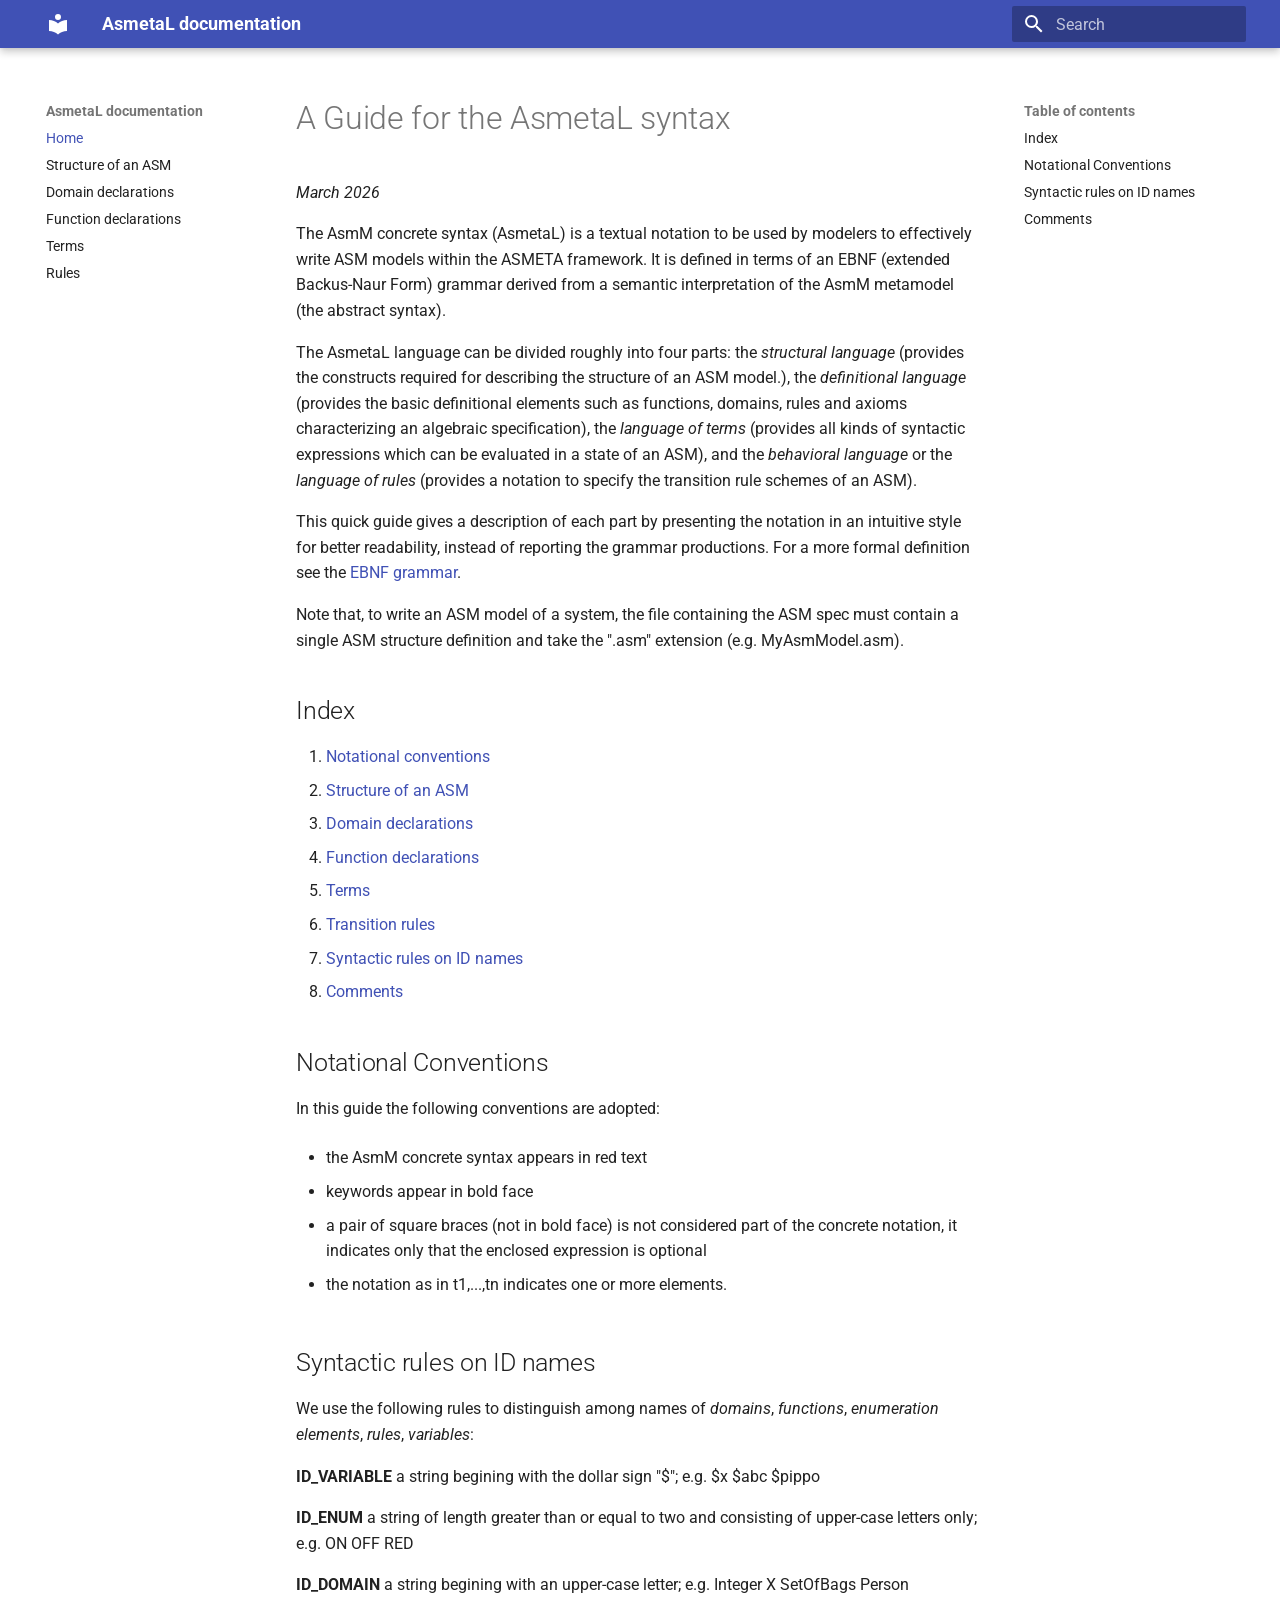
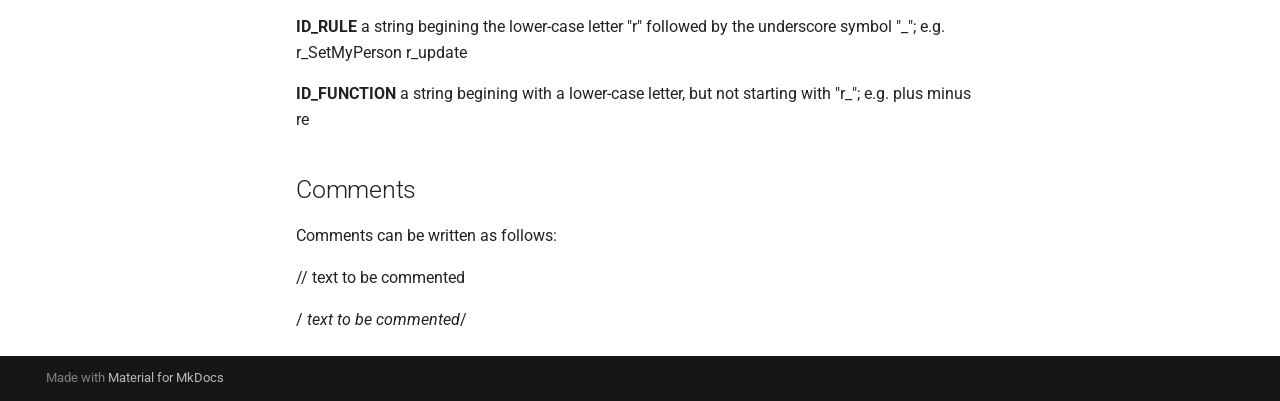
<file: index.html>
<!doctype html>
<html lang="en" class="no-js">
  <head>
    
      <meta charset="utf-8">
      <meta name="viewport" content="width=device-width,initial-scale=1">
      
        <meta name="description" content="Asmeta documentation (for now only asmetal)">
      
      
      
      
      
        <link rel="next" href="01-structure-of-an-asm/">
      
      
        
      
      
      <link rel="icon" href="assets/images/favicon.png">
      <meta name="generator" content="mkdocs-1.6.1, mkdocs-material-9.7.5">
    
    
      
        <title>AsmetaL — Reference Guide - AsmetaL documentation</title>
      
    
    
      <link rel="stylesheet" href="assets/stylesheets/main.484c7ddc.min.css">
      
      


    
    
      
    
    
      
        
        
        <link rel="preconnect" href="https://fonts.gstatic.com" crossorigin>
        <link rel="stylesheet" href="https://fonts.googleapis.com/css?family=Roboto:300,300i,400,400i,700,700i%7CRoboto+Mono:400,400i,700,700i&display=fallback">
        <style>:root{--md-text-font:"Roboto";--md-code-font:"Roboto Mono"}</style>
      
    
    
    <script>__md_scope=new URL(".",location),__md_hash=e=>[...e].reduce(((e,_)=>(e<<5)-e+_.charCodeAt(0)),0),__md_get=(e,_=localStorage,t=__md_scope)=>JSON.parse(_.getItem(t.pathname+"."+e)),__md_set=(e,_,t=localStorage,a=__md_scope)=>{try{t.setItem(a.pathname+"."+e,JSON.stringify(_))}catch(e){}}</script>
    
      

    
    
  </head>
  
  
    <body dir="ltr">
  
    
    <input class="md-toggle" data-md-toggle="drawer" type="checkbox" id="__drawer" autocomplete="off">
    <input class="md-toggle" data-md-toggle="search" type="checkbox" id="__search" autocomplete="off">
    <label class="md-overlay" for="__drawer"></label>
    <div data-md-component="skip">
      
        
        <a href="#a-guide-for-the-asmetal-syntax" class="md-skip">
          Skip to content
        </a>
      
    </div>
    <div data-md-component="announce">
      
    </div>
    
    
      

  

<header class="md-header md-header--shadow" data-md-component="header">
  <nav class="md-header__inner md-grid" aria-label="Header">
    <a href="." title="AsmetaL documentation" class="md-header__button md-logo" aria-label="AsmetaL documentation" data-md-component="logo">
      
  
  <svg xmlns="http://www.w3.org/2000/svg" viewBox="0 0 24 24"><path d="M12 8a3 3 0 0 0 3-3 3 3 0 0 0-3-3 3 3 0 0 0-3 3 3 3 0 0 0 3 3m0 3.54C9.64 9.35 6.5 8 3 8v11c3.5 0 6.64 1.35 9 3.54 2.36-2.19 5.5-3.54 9-3.54V8c-3.5 0-6.64 1.35-9 3.54"/></svg>

    </a>
    <label class="md-header__button md-icon" for="__drawer">
      
      <svg xmlns="http://www.w3.org/2000/svg" viewBox="0 0 24 24"><path d="M3 6h18v2H3zm0 5h18v2H3zm0 5h18v2H3z"/></svg>
    </label>
    <div class="md-header__title" data-md-component="header-title">
      <div class="md-header__ellipsis">
        <div class="md-header__topic">
          <span class="md-ellipsis">
            AsmetaL documentation
          </span>
        </div>
        <div class="md-header__topic" data-md-component="header-topic">
          <span class="md-ellipsis">
            
              AsmetaL — Reference Guide
            
          </span>
        </div>
      </div>
    </div>
    
    
      <script>var palette=__md_get("__palette");if(palette&&palette.color){if("(prefers-color-scheme)"===palette.color.media){var media=matchMedia("(prefers-color-scheme: light)"),input=document.querySelector(media.matches?"[data-md-color-media='(prefers-color-scheme: light)']":"[data-md-color-media='(prefers-color-scheme: dark)']");palette.color.media=input.getAttribute("data-md-color-media"),palette.color.scheme=input.getAttribute("data-md-color-scheme"),palette.color.primary=input.getAttribute("data-md-color-primary"),palette.color.accent=input.getAttribute("data-md-color-accent")}for(var[key,value]of Object.entries(palette.color))document.body.setAttribute("data-md-color-"+key,value)}</script>
    
    
    
      
      
        <label class="md-header__button md-icon" for="__search">
          
          <svg xmlns="http://www.w3.org/2000/svg" viewBox="0 0 24 24"><path d="M9.5 3A6.5 6.5 0 0 1 16 9.5c0 1.61-.59 3.09-1.56 4.23l.27.27h.79l5 5-1.5 1.5-5-5v-.79l-.27-.27A6.52 6.52 0 0 1 9.5 16 6.5 6.5 0 0 1 3 9.5 6.5 6.5 0 0 1 9.5 3m0 2C7 5 5 7 5 9.5S7 14 9.5 14 14 12 14 9.5 12 5 9.5 5"/></svg>
        </label>
        <div class="md-search" data-md-component="search" role="dialog">
  <label class="md-search__overlay" for="__search"></label>
  <div class="md-search__inner" role="search">
    <form class="md-search__form" name="search">
      <input type="text" class="md-search__input" name="query" aria-label="Search" placeholder="Search" autocapitalize="off" autocorrect="off" autocomplete="off" spellcheck="false" data-md-component="search-query" required>
      <label class="md-search__icon md-icon" for="__search">
        
        <svg xmlns="http://www.w3.org/2000/svg" viewBox="0 0 24 24"><path d="M9.5 3A6.5 6.5 0 0 1 16 9.5c0 1.61-.59 3.09-1.56 4.23l.27.27h.79l5 5-1.5 1.5-5-5v-.79l-.27-.27A6.52 6.52 0 0 1 9.5 16 6.5 6.5 0 0 1 3 9.5 6.5 6.5 0 0 1 9.5 3m0 2C7 5 5 7 5 9.5S7 14 9.5 14 14 12 14 9.5 12 5 9.5 5"/></svg>
        
        <svg xmlns="http://www.w3.org/2000/svg" viewBox="0 0 24 24"><path d="M20 11v2H8l5.5 5.5-1.42 1.42L4.16 12l7.92-7.92L13.5 5.5 8 11z"/></svg>
      </label>
      <nav class="md-search__options" aria-label="Search">
        
        <button type="reset" class="md-search__icon md-icon" title="Clear" aria-label="Clear" tabindex="-1">
          
          <svg xmlns="http://www.w3.org/2000/svg" viewBox="0 0 24 24"><path d="M19 6.41 17.59 5 12 10.59 6.41 5 5 6.41 10.59 12 5 17.59 6.41 19 12 13.41 17.59 19 19 17.59 13.41 12z"/></svg>
        </button>
      </nav>
      
    </form>
    <div class="md-search__output">
      <div class="md-search__scrollwrap" tabindex="0" data-md-scrollfix>
        <div class="md-search-result" data-md-component="search-result">
          <div class="md-search-result__meta">
            Initializing search
          </div>
          <ol class="md-search-result__list" role="presentation"></ol>
        </div>
      </div>
    </div>
  </div>
</div>
      
    
    
  </nav>
  
</header>
    
    <div class="md-container" data-md-component="container">
      
      
        
          
        
      
      <main class="md-main" data-md-component="main">
        <div class="md-main__inner md-grid">
          
            
              
              <div class="md-sidebar md-sidebar--primary" data-md-component="sidebar" data-md-type="navigation" >
                <div class="md-sidebar__scrollwrap">
                  <div class="md-sidebar__inner">
                    



<nav class="md-nav md-nav--primary" aria-label="Navigation" data-md-level="0">
  <label class="md-nav__title" for="__drawer">
    <a href="." title="AsmetaL documentation" class="md-nav__button md-logo" aria-label="AsmetaL documentation" data-md-component="logo">
      
  
  <svg xmlns="http://www.w3.org/2000/svg" viewBox="0 0 24 24"><path d="M12 8a3 3 0 0 0 3-3 3 3 0 0 0-3-3 3 3 0 0 0-3 3 3 3 0 0 0 3 3m0 3.54C9.64 9.35 6.5 8 3 8v11c3.5 0 6.64 1.35 9 3.54 2.36-2.19 5.5-3.54 9-3.54V8c-3.5 0-6.64 1.35-9 3.54"/></svg>

    </a>
    AsmetaL documentation
  </label>
  
  <ul class="md-nav__list" data-md-scrollfix>
    
      
      
  
  
    
  
  
  
    <li class="md-nav__item md-nav__item--active">
      
      <input class="md-nav__toggle md-toggle" type="checkbox" id="__toc">
      
      
        
      
      
        <label class="md-nav__link md-nav__link--active" for="__toc">
          
  
  
  <span class="md-ellipsis">
    
  
    Home
  

    
  </span>
  
  

          <span class="md-nav__icon md-icon"></span>
        </label>
      
      <a href="." class="md-nav__link md-nav__link--active">
        
  
  
  <span class="md-ellipsis">
    
  
    Home
  

    
  </span>
  
  

      </a>
      
        

<nav class="md-nav md-nav--secondary" aria-label="Table of contents">
  
  
  
    
  
  
    <label class="md-nav__title" for="__toc">
      <span class="md-nav__icon md-icon"></span>
      Table of contents
    </label>
    <ul class="md-nav__list" data-md-component="toc" data-md-scrollfix>
      
        <li class="md-nav__item">
  <a href="#index" class="md-nav__link">
    <span class="md-ellipsis">
      
        Index
      
    </span>
  </a>
  
</li>
      
        <li class="md-nav__item">
  <a href="#notational-conventions" class="md-nav__link">
    <span class="md-ellipsis">
      
        Notational Conventions
      
    </span>
  </a>
  
</li>
      
        <li class="md-nav__item">
  <a href="#syntactic-rules-on-id-names" class="md-nav__link">
    <span class="md-ellipsis">
      
        Syntactic rules on ID names
      
    </span>
  </a>
  
</li>
      
        <li class="md-nav__item">
  <a href="#comments" class="md-nav__link">
    <span class="md-ellipsis">
      
        Comments
      
    </span>
  </a>
  
</li>
      
    </ul>
  
</nav>
      
    </li>
  

    
      
      
  
  
  
  
    <li class="md-nav__item">
      <a href="01-structure-of-an-asm/" class="md-nav__link">
        
  
  
  <span class="md-ellipsis">
    
  
    Structure of an ASM
  

    
  </span>
  
  

      </a>
    </li>
  

    
      
      
  
  
  
  
    <li class="md-nav__item">
      <a href="02_domain_declaration/" class="md-nav__link">
        
  
  
  <span class="md-ellipsis">
    
  
    Domain declarations
  

    
  </span>
  
  

      </a>
    </li>
  

    
      
      
  
  
  
  
    <li class="md-nav__item">
      <a href="03_function_declarations/" class="md-nav__link">
        
  
  
  <span class="md-ellipsis">
    
  
    Function declarations
  

    
  </span>
  
  

      </a>
    </li>
  

    
      
      
  
  
  
  
    <li class="md-nav__item">
      <a href="04_terms/" class="md-nav__link">
        
  
  
  <span class="md-ellipsis">
    
  
    Terms
  

    
  </span>
  
  

      </a>
    </li>
  

    
      
      
  
  
  
  
    <li class="md-nav__item">
      <a href="05_transition_rules/" class="md-nav__link">
        
  
  
  <span class="md-ellipsis">
    
  
    Rules
  

    
  </span>
  
  

      </a>
    </li>
  

    
  </ul>
</nav>
                  </div>
                </div>
              </div>
            
            
              
              <div class="md-sidebar md-sidebar--secondary" data-md-component="sidebar" data-md-type="toc" >
                <div class="md-sidebar__scrollwrap">
                  <div class="md-sidebar__inner">
                    

<nav class="md-nav md-nav--secondary" aria-label="Table of contents">
  
  
  
    
  
  
    <label class="md-nav__title" for="__toc">
      <span class="md-nav__icon md-icon"></span>
      Table of contents
    </label>
    <ul class="md-nav__list" data-md-component="toc" data-md-scrollfix>
      
        <li class="md-nav__item">
  <a href="#index" class="md-nav__link">
    <span class="md-ellipsis">
      
        Index
      
    </span>
  </a>
  
</li>
      
        <li class="md-nav__item">
  <a href="#notational-conventions" class="md-nav__link">
    <span class="md-ellipsis">
      
        Notational Conventions
      
    </span>
  </a>
  
</li>
      
        <li class="md-nav__item">
  <a href="#syntactic-rules-on-id-names" class="md-nav__link">
    <span class="md-ellipsis">
      
        Syntactic rules on ID names
      
    </span>
  </a>
  
</li>
      
        <li class="md-nav__item">
  <a href="#comments" class="md-nav__link">
    <span class="md-ellipsis">
      
        Comments
      
    </span>
  </a>
  
</li>
      
    </ul>
  
</nav>
                  </div>
                </div>
              </div>
            
          
          
            <div class="md-content" data-md-component="content">
              
              <article class="md-content__inner md-typeset">
                
                  



<h1 id="a-guide-for-the-asmetal-syntax">A Guide for the AsmetaL syntax</h1>
<p><em>March 2026</em></p>
<p>The AsmM concrete syntax (AsmetaL) is a textual notation
 to be used by modelers to effectively write ASM
 models within the ASMETA framework. It is defined in terms of an EBNF (extended
 Backus-Naur Form) grammar derived from a semantic interpretation of the AsmM metamodel (the abstract syntax).</p>
<p>The AsmetaL
 language  can be divided roughly into four parts: the <em>structural
 language</em> (provides the constructs required for describing the structure
 of an ASM model.), the <em>definitional language</em> (provides the basic
 definitional elements such as functions, domains, rules and axioms characterizing
 an algebraic specification), the <em>language of terms</em> (provides all
 kinds of syntactic expressions which can be evaluated in a state of an ASM),
 and the <em>behavioral</em> <em>language</em> or
 the <em>language of rules</em> (provides a notation to specify the transition
 rule schemes of an ASM).</p>
<p>This quick guide gives a
 description of each part by presenting the notation in an intuitive style
 for better readability, instead of reporting the grammar productions. For
 a more formal definition see the <a href="https://asmeta.github.io/material/AsmetaL_EBNF.html">EBNF grammar</a>.</p>
<p>Note that, to write an ASM  model of a system, the file containing the ASM spec must contain a single
 ASM structure definition and take the ".asm"
 extension (e.g. MyAsmModel.asm).</p>
<h2 id="index">Index</h2>
<ol>
<li><a href="#notConv">Notational conventions</a></li>
<li><a href="01-structure-of-an-asm/">Structure of an ASM</a></li>
<li><a href="02_domain_declaration/">Domain declarations</a></li>
<li><a href="03_function_declarations/">Function declarations</a></li>
<li><a href="04_terms/">Terms</a></li>
<li><a href="05_transition_rules/">Transition rules</a> </li>
<li><a href="#id">Syntactic rules on ID names</a></li>
<li><a href="#comments">Comments</a></li>
</ol>
<h2 id="notational-conventions">Notational Conventions</h2>
<p>In this guide the following
conventions are adopted:</p>
<ul>
<li>
<p>the AsmM
     concrete syntax appears in red text</p>
</li>
<li>
<p>keywords appear in bold face</p>
</li>
<li>
<p>a pair of square braces (not in bold face)
     is not considered part of the concrete
     notation, it indicates only that the enclosed expression is optional</p>
</li>
<li>
<p>the notation as in t1,...,tn indicates one or more
     elements.</p>
</li>
</ul>
<h2 id="syntactic-rules-on-id-names">Syntactic rules on ID names</h2>
<p>We use the following rules to distinguish among names of <em>domains</em>, <em>functions</em>, <em>enumeration elements</em>, <em>rules</em>, <em>variables</em>:  </p>
<p><strong>ID_VARIABLE</strong> a
string begining with the dollar sign "$";
e.g. $x $abc $pippo  </p>
<p><strong>ID_ENUM</strong> a string of length greater than or equal
to two and consisting of upper-case letters only; e.g. ON OFF
RED  </p>
<p><strong>ID_DOMAIN</strong> a string begining with an upper-case letter;
e.g. Integer
X SetOfBags Person  </p>
<p><strong>ID_RULE</strong> a string begining the lower-case letter "r"
followed by the underscore symbol "_"; e.g. r_SetMyPerson    r_update  </p>
<p><strong>ID_FUNCTION</strong> a
string begining with a lower-case letter, but not
starting with "r_"; e.g. plus minus re</p>
<h2 id="comments">Comments</h2>
<p>Comments can be written as
follows:</p>
<p>// text to be commented</p>
<p>/<em> text to be
commented</em>/</p>







  
  






                
              </article>
            </div>
          
          
<script>var target=document.getElementById(location.hash.slice(1));target&&target.name&&(target.checked=target.name.startsWith("__tabbed_"))</script>
        </div>
        
      </main>
      
        <footer class="md-footer">
  
  <div class="md-footer-meta md-typeset">
    <div class="md-footer-meta__inner md-grid">
      <div class="md-copyright">
  
  
    Made with
    <a href="https://squidfunk.github.io/mkdocs-material/" target="_blank" rel="noopener">
      Material for MkDocs
    </a>
  
</div>
      
    </div>
  </div>
</footer>
      
    </div>
    <div class="md-dialog" data-md-component="dialog">
      <div class="md-dialog__inner md-typeset"></div>
    </div>
    
    
    
      
      
      <script id="__config" type="application/json">{"annotate": null, "base": ".", "features": [], "search": "assets/javascripts/workers/search.2c215733.min.js", "tags": null, "translations": {"clipboard.copied": "Copied to clipboard", "clipboard.copy": "Copy to clipboard", "search.result.more.one": "1 more on this page", "search.result.more.other": "# more on this page", "search.result.none": "No matching documents", "search.result.one": "1 matching document", "search.result.other": "# matching documents", "search.result.placeholder": "Type to start searching", "search.result.term.missing": "Missing", "select.version": "Select version"}, "version": null}</script>
    
    
      <script src="assets/javascripts/bundle.79ae519e.min.js"></script>
      
    
  </body>
</html>
</file>
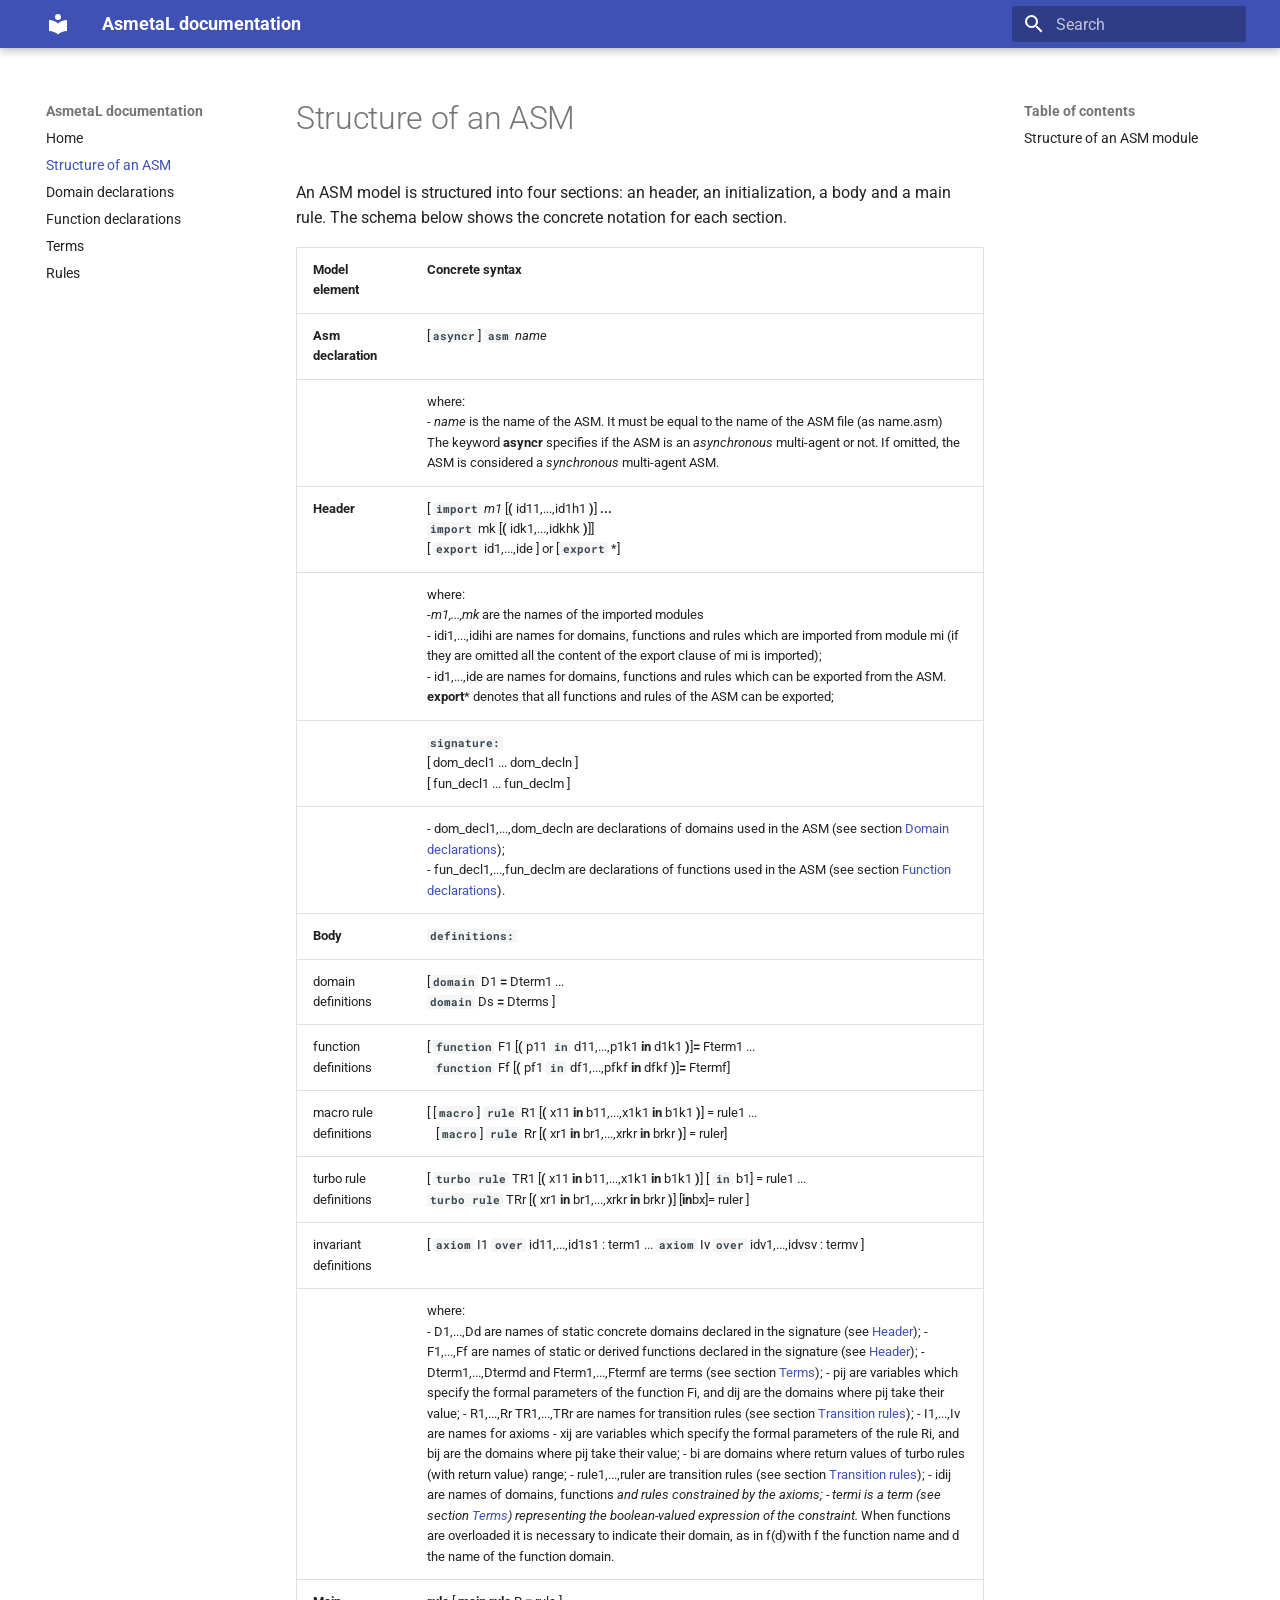
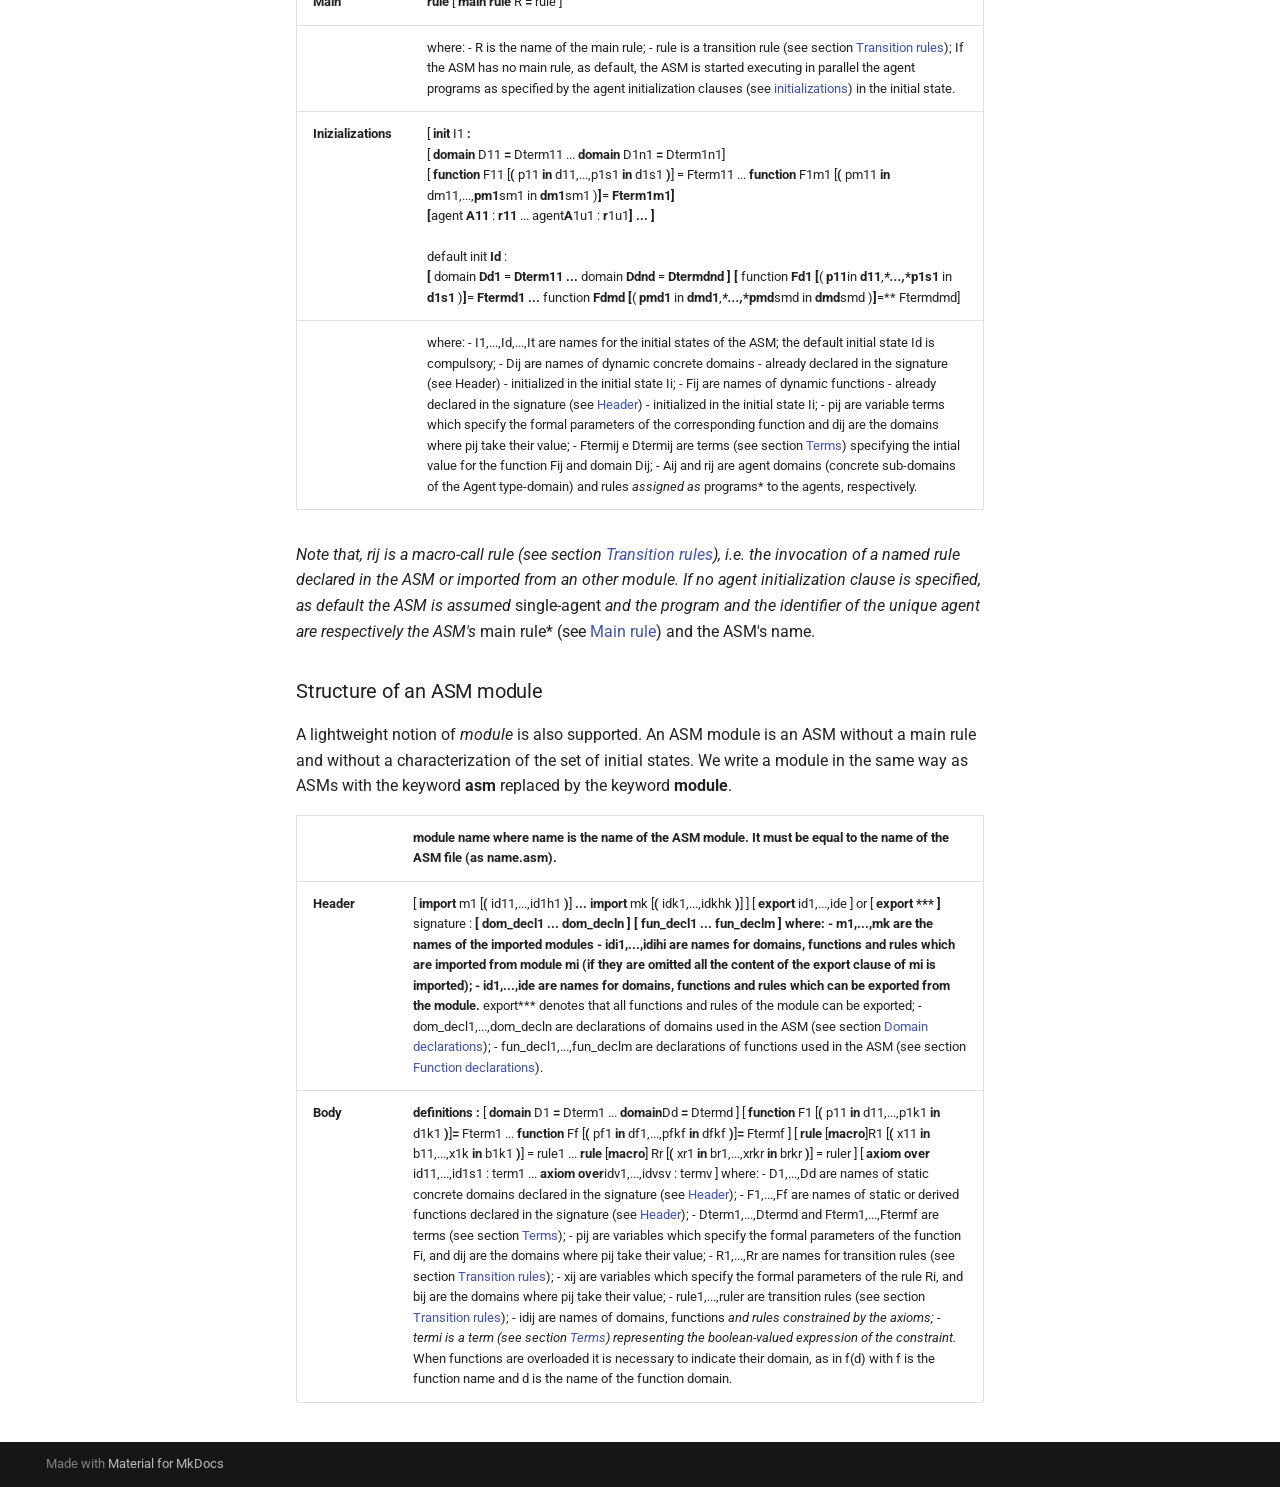
<file: 01-structure-of-an-asm/index.html>
<!doctype html>
<html lang="en" class="no-js">
  <head>
    
      <meta charset="utf-8">
      <meta name="viewport" content="width=device-width,initial-scale=1">
      
        <meta name="description" content="Asmeta documentation (for now only asmetal)">
      
      
      
      
        <link rel="prev" href="..">
      
      
        <link rel="next" href="../02_domain_declaration/">
      
      
        
      
      
      <link rel="icon" href="../assets/images/favicon.png">
      <meta name="generator" content="mkdocs-1.6.1, mkdocs-material-9.7.5">
    
    
      
        <title>Structure of an ASM - AsmetaL documentation</title>
      
    
    
      <link rel="stylesheet" href="../assets/stylesheets/main.484c7ddc.min.css">
      
      


    
    
      
    
    
      
        
        
        <link rel="preconnect" href="https://fonts.gstatic.com" crossorigin>
        <link rel="stylesheet" href="https://fonts.googleapis.com/css?family=Roboto:300,300i,400,400i,700,700i%7CRoboto+Mono:400,400i,700,700i&display=fallback">
        <style>:root{--md-text-font:"Roboto";--md-code-font:"Roboto Mono"}</style>
      
    
    
    <script>__md_scope=new URL("..",location),__md_hash=e=>[...e].reduce(((e,_)=>(e<<5)-e+_.charCodeAt(0)),0),__md_get=(e,_=localStorage,t=__md_scope)=>JSON.parse(_.getItem(t.pathname+"."+e)),__md_set=(e,_,t=localStorage,a=__md_scope)=>{try{t.setItem(a.pathname+"."+e,JSON.stringify(_))}catch(e){}}</script>
    
      

    
    
  </head>
  
  
    <body dir="ltr">
  
    
    <input class="md-toggle" data-md-toggle="drawer" type="checkbox" id="__drawer" autocomplete="off">
    <input class="md-toggle" data-md-toggle="search" type="checkbox" id="__search" autocomplete="off">
    <label class="md-overlay" for="__drawer"></label>
    <div data-md-component="skip">
      
        
        <a href="#structure-of-an-asm-module" class="md-skip">
          Skip to content
        </a>
      
    </div>
    <div data-md-component="announce">
      
    </div>
    
    
      

  

<header class="md-header md-header--shadow" data-md-component="header">
  <nav class="md-header__inner md-grid" aria-label="Header">
    <a href=".." title="AsmetaL documentation" class="md-header__button md-logo" aria-label="AsmetaL documentation" data-md-component="logo">
      
  
  <svg xmlns="http://www.w3.org/2000/svg" viewBox="0 0 24 24"><path d="M12 8a3 3 0 0 0 3-3 3 3 0 0 0-3-3 3 3 0 0 0-3 3 3 3 0 0 0 3 3m0 3.54C9.64 9.35 6.5 8 3 8v11c3.5 0 6.64 1.35 9 3.54 2.36-2.19 5.5-3.54 9-3.54V8c-3.5 0-6.64 1.35-9 3.54"/></svg>

    </a>
    <label class="md-header__button md-icon" for="__drawer">
      
      <svg xmlns="http://www.w3.org/2000/svg" viewBox="0 0 24 24"><path d="M3 6h18v2H3zm0 5h18v2H3zm0 5h18v2H3z"/></svg>
    </label>
    <div class="md-header__title" data-md-component="header-title">
      <div class="md-header__ellipsis">
        <div class="md-header__topic">
          <span class="md-ellipsis">
            AsmetaL documentation
          </span>
        </div>
        <div class="md-header__topic" data-md-component="header-topic">
          <span class="md-ellipsis">
            
              Structure of an ASM
            
          </span>
        </div>
      </div>
    </div>
    
    
      <script>var palette=__md_get("__palette");if(palette&&palette.color){if("(prefers-color-scheme)"===palette.color.media){var media=matchMedia("(prefers-color-scheme: light)"),input=document.querySelector(media.matches?"[data-md-color-media='(prefers-color-scheme: light)']":"[data-md-color-media='(prefers-color-scheme: dark)']");palette.color.media=input.getAttribute("data-md-color-media"),palette.color.scheme=input.getAttribute("data-md-color-scheme"),palette.color.primary=input.getAttribute("data-md-color-primary"),palette.color.accent=input.getAttribute("data-md-color-accent")}for(var[key,value]of Object.entries(palette.color))document.body.setAttribute("data-md-color-"+key,value)}</script>
    
    
    
      
      
        <label class="md-header__button md-icon" for="__search">
          
          <svg xmlns="http://www.w3.org/2000/svg" viewBox="0 0 24 24"><path d="M9.5 3A6.5 6.5 0 0 1 16 9.5c0 1.61-.59 3.09-1.56 4.23l.27.27h.79l5 5-1.5 1.5-5-5v-.79l-.27-.27A6.52 6.52 0 0 1 9.5 16 6.5 6.5 0 0 1 3 9.5 6.5 6.5 0 0 1 9.5 3m0 2C7 5 5 7 5 9.5S7 14 9.5 14 14 12 14 9.5 12 5 9.5 5"/></svg>
        </label>
        <div class="md-search" data-md-component="search" role="dialog">
  <label class="md-search__overlay" for="__search"></label>
  <div class="md-search__inner" role="search">
    <form class="md-search__form" name="search">
      <input type="text" class="md-search__input" name="query" aria-label="Search" placeholder="Search" autocapitalize="off" autocorrect="off" autocomplete="off" spellcheck="false" data-md-component="search-query" required>
      <label class="md-search__icon md-icon" for="__search">
        
        <svg xmlns="http://www.w3.org/2000/svg" viewBox="0 0 24 24"><path d="M9.5 3A6.5 6.5 0 0 1 16 9.5c0 1.61-.59 3.09-1.56 4.23l.27.27h.79l5 5-1.5 1.5-5-5v-.79l-.27-.27A6.52 6.52 0 0 1 9.5 16 6.5 6.5 0 0 1 3 9.5 6.5 6.5 0 0 1 9.5 3m0 2C7 5 5 7 5 9.5S7 14 9.5 14 14 12 14 9.5 12 5 9.5 5"/></svg>
        
        <svg xmlns="http://www.w3.org/2000/svg" viewBox="0 0 24 24"><path d="M20 11v2H8l5.5 5.5-1.42 1.42L4.16 12l7.92-7.92L13.5 5.5 8 11z"/></svg>
      </label>
      <nav class="md-search__options" aria-label="Search">
        
        <button type="reset" class="md-search__icon md-icon" title="Clear" aria-label="Clear" tabindex="-1">
          
          <svg xmlns="http://www.w3.org/2000/svg" viewBox="0 0 24 24"><path d="M19 6.41 17.59 5 12 10.59 6.41 5 5 6.41 10.59 12 5 17.59 6.41 19 12 13.41 17.59 19 19 17.59 13.41 12z"/></svg>
        </button>
      </nav>
      
    </form>
    <div class="md-search__output">
      <div class="md-search__scrollwrap" tabindex="0" data-md-scrollfix>
        <div class="md-search-result" data-md-component="search-result">
          <div class="md-search-result__meta">
            Initializing search
          </div>
          <ol class="md-search-result__list" role="presentation"></ol>
        </div>
      </div>
    </div>
  </div>
</div>
      
    
    
  </nav>
  
</header>
    
    <div class="md-container" data-md-component="container">
      
      
        
          
        
      
      <main class="md-main" data-md-component="main">
        <div class="md-main__inner md-grid">
          
            
              
              <div class="md-sidebar md-sidebar--primary" data-md-component="sidebar" data-md-type="navigation" >
                <div class="md-sidebar__scrollwrap">
                  <div class="md-sidebar__inner">
                    



<nav class="md-nav md-nav--primary" aria-label="Navigation" data-md-level="0">
  <label class="md-nav__title" for="__drawer">
    <a href=".." title="AsmetaL documentation" class="md-nav__button md-logo" aria-label="AsmetaL documentation" data-md-component="logo">
      
  
  <svg xmlns="http://www.w3.org/2000/svg" viewBox="0 0 24 24"><path d="M12 8a3 3 0 0 0 3-3 3 3 0 0 0-3-3 3 3 0 0 0-3 3 3 3 0 0 0 3 3m0 3.54C9.64 9.35 6.5 8 3 8v11c3.5 0 6.64 1.35 9 3.54 2.36-2.19 5.5-3.54 9-3.54V8c-3.5 0-6.64 1.35-9 3.54"/></svg>

    </a>
    AsmetaL documentation
  </label>
  
  <ul class="md-nav__list" data-md-scrollfix>
    
      
      
  
  
  
  
    <li class="md-nav__item">
      <a href=".." class="md-nav__link">
        
  
  
  <span class="md-ellipsis">
    
  
    Home
  

    
  </span>
  
  

      </a>
    </li>
  

    
      
      
  
  
    
  
  
  
    <li class="md-nav__item md-nav__item--active">
      
      <input class="md-nav__toggle md-toggle" type="checkbox" id="__toc">
      
      
      
        <label class="md-nav__link md-nav__link--active" for="__toc">
          
  
  
  <span class="md-ellipsis">
    
  
    Structure of an ASM
  

    
  </span>
  
  

          <span class="md-nav__icon md-icon"></span>
        </label>
      
      <a href="./" class="md-nav__link md-nav__link--active">
        
  
  
  <span class="md-ellipsis">
    
  
    Structure of an ASM
  

    
  </span>
  
  

      </a>
      
        

<nav class="md-nav md-nav--secondary" aria-label="Table of contents">
  
  
  
  
    <label class="md-nav__title" for="__toc">
      <span class="md-nav__icon md-icon"></span>
      Table of contents
    </label>
    <ul class="md-nav__list" data-md-component="toc" data-md-scrollfix>
      
        <li class="md-nav__item">
  <a href="#structure-of-an-asm-module" class="md-nav__link">
    <span class="md-ellipsis">
      
        Structure of an ASM module
      
    </span>
  </a>
  
</li>
      
    </ul>
  
</nav>
      
    </li>
  

    
      
      
  
  
  
  
    <li class="md-nav__item">
      <a href="../02_domain_declaration/" class="md-nav__link">
        
  
  
  <span class="md-ellipsis">
    
  
    Domain declarations
  

    
  </span>
  
  

      </a>
    </li>
  

    
      
      
  
  
  
  
    <li class="md-nav__item">
      <a href="../03_function_declarations/" class="md-nav__link">
        
  
  
  <span class="md-ellipsis">
    
  
    Function declarations
  

    
  </span>
  
  

      </a>
    </li>
  

    
      
      
  
  
  
  
    <li class="md-nav__item">
      <a href="../04_terms/" class="md-nav__link">
        
  
  
  <span class="md-ellipsis">
    
  
    Terms
  

    
  </span>
  
  

      </a>
    </li>
  

    
      
      
  
  
  
  
    <li class="md-nav__item">
      <a href="../05_transition_rules/" class="md-nav__link">
        
  
  
  <span class="md-ellipsis">
    
  
    Rules
  

    
  </span>
  
  

      </a>
    </li>
  

    
  </ul>
</nav>
                  </div>
                </div>
              </div>
            
            
              
              <div class="md-sidebar md-sidebar--secondary" data-md-component="sidebar" data-md-type="toc" >
                <div class="md-sidebar__scrollwrap">
                  <div class="md-sidebar__inner">
                    

<nav class="md-nav md-nav--secondary" aria-label="Table of contents">
  
  
  
  
    <label class="md-nav__title" for="__toc">
      <span class="md-nav__icon md-icon"></span>
      Table of contents
    </label>
    <ul class="md-nav__list" data-md-component="toc" data-md-scrollfix>
      
        <li class="md-nav__item">
  <a href="#structure-of-an-asm-module" class="md-nav__link">
    <span class="md-ellipsis">
      
        Structure of an ASM module
      
    </span>
  </a>
  
</li>
      
    </ul>
  
</nav>
                  </div>
                </div>
              </div>
            
          
          
            <div class="md-content" data-md-component="content">
              
              <article class="md-content__inner md-typeset">
                
                  



  <h1>Structure of an ASM</h1>

<p>An ASM model is structured into four sections: an header, an initialization, a body and a main rule. The schema below shows the concrete notation for each
section.</p>
<table>
<thead>
<tr>
<th><strong>Model element</strong></th>
<th><strong>Concrete syntax</strong></th>
</tr>
</thead>
<tbody>
<tr>
<td><strong>Asm declaration</strong></td>
<td>[<strong><code>asyncr</code></strong>] <strong><code>asm</code></strong> <em>name</em></td>
</tr>
<tr>
<td></td>
<td>where:</br> - <em>name</em> is the name of the ASM. It must be equal to the name of the ASM file (as name.asm) The keyword <strong>asyncr</strong> specifies if the ASM is an <em>asynchronous</em> multi-agent or not. If omitted, the ASM is considered a <em>synchronous</em> multi-agent ASM.</td>
</tr>
<tr>
<td><strong>Header</strong></td>
<td>[ <strong><code>import</code></strong> <em>m1</em> [<strong>(</strong> id11,...,id1h1 <strong>)</strong>] <strong>...</strong></br>    <strong><code>import</code></strong> mk [<strong>(</strong> idk1,...,idkhk <strong>)</strong>]] </br> [ <strong><code>export</code></strong> id1,...,ide ] or [<strong><code>export</code></strong> *]</td>
</tr>
<tr>
<td></td>
<td>where:</br> -<em>m1,...,mk</em> are the names of the imported modules</br> - idi1,...,idihi are names for domains, functions and rules which are imported from module mi (if they are omitted all the content of the export clause of mi is imported);</br>- id1,...,ide are names for domains, functions and rules which can be exported from the ASM. <strong>export</strong>* denotes that all functions and rules of the ASM can be exported;</td>
</tr>
<tr>
<td></td>
<td><strong><code>signature:</code></strong> </br> [ dom_decl1 ... dom_decln ] </br> [ fun_decl1 ... fun_declm ]</td>
</tr>
<tr>
<td></td>
<td>- dom_decl1,...,dom_decln are declarations of domains used in the ASM (see section <a href="../02_domain_declaration/">Domain declarations</a>);</br> - fun_decl1,...,fun_declm are declarations of functions used in the ASM (see section <a href="../03_function_declarations/">Function declarations</a>).</td>
</tr>
<tr>
<td><strong>Body</strong></td>
<td><strong><code>definitions:</code></strong></td>
</tr>
<tr>
<td>domain definitions</td>
<td>[<strong><code>domain</code></strong> D1 <strong>=</strong> Dterm1 ... </br><strong><code>domain</code></strong> Ds <strong>=</strong> Dterms ]</td>
</tr>
<tr>
<td>function definitions</td>
<td>[ <strong><code>function</code></strong> F1 [<strong>(</strong> p11 <strong><code>in</code></strong> d11,...,p1k1 <strong>in</strong> d1k1 <strong>)</strong>]<strong>=</strong> Fterm1 ...</br>&nbsp;&nbsp;<strong><code>function</code></strong> Ff [<strong>(</strong> pf1 <strong><code>in</code></strong> df1,...,pfkf <strong>in</strong> dfkf <strong>)</strong>]<strong>=</strong> Ftermf]</td>
</tr>
<tr>
<td>macro rule definitions</td>
<td>[ [<strong><code>macro</code></strong>] <strong><code>rule</code></strong> R1 [<strong>(</strong> x11 <strong>in</strong> b11,...,x1k1 <strong>in</strong> b1k1 <strong>)</strong>] = rule1 ...</br>&nbsp;&nbsp; [<strong><code>macro</code></strong>] <strong><code>rule</code></strong> Rr [<strong>(</strong> xr1 <strong>in</strong> br1,...,xrkr <strong>in</strong> brkr <strong>)</strong>] = ruler]</td>
</tr>
<tr>
<td>turbo rule definitions</td>
<td>[ <strong><code>turbo rule</code></strong> TR1 [<strong>(</strong> x11 <strong>in</strong> b11,...,x1k1 <strong>in</strong> b1k1 <strong>)</strong>] [ <strong><code>in</code></strong> b1] = rule1 ...</br> <strong><code>turbo rule</code></strong> TRr [<strong>(</strong> xr1 <strong>in</strong> br1,...,xrkr <strong>in</strong> brkr <strong>)</strong>] [<strong>in</strong>bx]= ruler ]</td>
</tr>
<tr>
<td>invariant definitions</td>
<td>[ <strong><code>axiom</code></strong> I1 <strong><code>over</code></strong> id11,...,id1s1 : term1 ... <strong><code>axiom</code></strong> Iv <strong><code>over</code></strong> idv1,...,idvsv : termv ]</td>
</tr>
<tr>
<td></td>
<td>where:</br> - D1,...,Dd are names of static concrete domains declared in the signature (see <a href="#headerASM">Header</a>); - F1,...,Ff are names of static or derived functions declared in the signature (see <a href="#headerASM">Header</a>); - Dterm1,...,Dtermd and Fterm1,...,Ftermf are terms (see section <a href="#terms">Terms</a>); - pij are variables which specify the formal parameters of the function Fi, and dij are the domains where pij take their value; - R1,...,Rr TR1,...,TRr are names for transition rules (see section <a href="#rules">Transition rules</a>); - I1,...,Iv are names for axioms - xij are variables which specify the formal parameters of the rule Ri, and bij are the domains where pij take their value; - bi are domains where return values of turbo rules (with return value) range; - rule1,...,ruler are transition rules (see section <a href="#rules">Transition rules</a>); - idij are names of domains, functions<em> and rules constrained by the axioms; - termi is a term (see section <a href="#terms">Terms</a>) representing the boolean-valued expression of the constraint. </em>When functions are overloaded it is necessary to indicate their domain, as in f(d)with f the function name and d the name of the function domain.</td>
</tr>
<tr>
<td><strong>Main</strong></td>
<td><strong>rule</strong> [ <strong>main rule</strong> R <strong>=</strong> rule ]</td>
</tr>
<tr>
<td></td>
<td>where: - R is the name of the main rule; - rule is a transition rule (see section <a href="#rules">Transition rules</a>); If the ASM has no main rule, as default, the ASM is started executing in parallel the agent programs as specified by the agent initialization clauses (see <a href="#initASM">initializations</a>) in the initial state.</td>
</tr>
<tr>
<td><strong>Inizializations</strong></td>
<td>[ <strong>init</strong> I1 <strong>:</strong> </br> [ <strong>domain</strong> D11 <strong>=</strong> Dterm11 ... <strong>domain</strong> D1n1 <strong>=</strong> Dterm1n1]</br> [ <strong>function</strong> F11 [<strong>(</strong> p11 <strong>in</strong> d11,...,p1s1 <strong>in</strong> d1s1 <strong>)</strong>] = Fterm11 ... <strong>function</strong> F1m1 [<strong>(</strong> pm11 <strong>in</strong> dm11,...,<strong>pm1</strong>sm1<strong> </strong>in<strong> dm1</strong>sm1<strong> </strong>)<strong>]</strong>=<strong> Fterm1m1] </br> [</strong>agent<strong> A11 </strong>:<strong> r11 </strong>... agent<strong>A</strong>1u1<strong> </strong>:<strong> r</strong>1u1<strong>] ... ] </br> </br> </strong>default init<strong> Id </strong>:<strong> </br> [ </strong>domain<strong> Dd1 </strong>=<strong> Dterm11 ... </strong>domain<strong> Ddnd </strong>=<strong> Dtermdnd ] [ </strong>function<strong> Fd1 [</strong>(<strong> p11</strong>in<strong> d11</strong>,<strong><em>*...,</em>*p1s1 </strong>in<strong> d1s1 </strong>)<strong>]</strong>=<strong> Ftermd1 ... </strong>function<strong> Fdmd [</strong>(<strong> pmd1 </strong>in<strong> dmd1</strong>,<strong><em>*...,</em>*pmd</strong>smd<strong> </strong>in<strong> dmd</strong>smd<strong> </strong>)<strong>]</strong>=** Ftermdmd]</br></td>
</tr>
<tr>
<td></td>
<td>where: - I1,...,Id,...,It are names for the initial states of the ASM; the default initial state Id is compulsory; - Dij are names of dynamic concrete domains - already declared in the signature (see Header) - initialized in the initial state Ii; - Fij are names of dynamic functions - already declared in the signature (see <a href="#headerASM">Header</a>) - initialized in the initial state Ii; - pij are variable terms which specify the formal parameters of the corresponding function and dij are the domains where pij take their value; - Ftermij e Dtermij are terms (see section <a href="#terms">Terms</a>) specifying the intial value for the function Fij and domain Dij; - Aij and rij are agent domains (concrete sub-domains of the Agent type-domain) and rules<em> assigned as </em>programs* to the agents, respectively.</td>
</tr>
</tbody>
</table>
<p><em>Note that, rij is a macro-call
 rule (see section <a href="#rules">Transition rules</a>), i.e. the invocation of a named rule declared
 in the ASM or imported from an other module.
 If no agent initialization clause is specified, as default the ASM is
 assumed </em>single-agent<em> and the program and the identifier of
 the unique agent are respectively the ASM's </em>main rule* (see <a href="#Mainrule">Main rule</a>) and the ASM's name.</p>
<h3 id="structure-of-an-asm-module">Structure of an ASM module</h3>
<p>A
lightweight notion of <em>module</em> is also supported. An ASM module is an
ASM without a main rule and without a characterization of the set of initial
states. We write a module in the same way as ASMs with the keyword <strong>asm</strong> replaced by the
keyword <strong>module</strong>.</p>
<table>
<thead>
<tr>
<th></th>
<th><strong>module</strong> name where name is the name of the ASM module. It must be equal to the name of the ASM file (as name.asm).</th>
</tr>
</thead>
<tbody>
<tr>
<td><strong>Header</strong></td>
<td>[ <strong>import</strong> m1 [<strong>(</strong> id11,...,id1h1 <strong>)</strong>] <strong>...</strong> <strong>import</strong> mk [<strong>(</strong> idk1,...,idkhk <strong>)</strong>] ] [ <strong>export</strong> id1,...,ide ] or [ <strong>export *** ] </strong>signature<strong> </strong>:<strong> [ dom_decl1 ... dom_decln ] [ fun_decl1 ... fun_declm ] where: - m1,...,mk are the names of the imported modules - idi1,...,idihi are names for domains, functions and rules which are imported from module mi (if they are omitted all the content of the export clause of mi is imported); - id1,...,ide are names for domains, functions and rules which can be exported from the module. </strong>export*** denotes that all functions and rules of the module can be exported; - dom_decl1,...,dom_decln are declarations of domains used in the ASM (see section <a href="#domdecl">Domain declarations</a>); - fun_decl1,...,fun_declm are declarations of functions used in the ASM (see section <a href="#funDecl">Function declarations</a>).</td>
</tr>
<tr>
<td><strong>Body</strong></td>
<td><strong>definitions :</strong> [ <strong>domain</strong> D1 <strong>=</strong> Dterm1 ... <strong>domain</strong>Dd <strong>=</strong> Dtermd ] [ <strong>function</strong> F1 [<strong>(</strong> p11 <strong>in</strong> d11,...,p1k1 <strong>in</strong> d1k1 <strong>)</strong>]<strong>=</strong> Fterm1 ... <strong>function</strong> Ff [<strong>(</strong> pf1 <strong>in</strong> df1,...,pfkf <strong>in</strong> dfkf <strong>)</strong>]<strong>=</strong> Ftermf ] [ <strong>rule</strong> [<strong>macro</strong>]R1 [<strong>(</strong> x11 <strong>in</strong> b11,...,x1k <strong>in</strong> b1k1 <strong>)</strong>] = rule1 ... <strong>rule</strong> [<strong>macro</strong>] Rr [<strong>(</strong> xr1 <strong>in</strong> br1,...,xrkr <strong>in</strong> brkr <strong>)</strong>] = ruler ] [ <strong>axiom</strong> <strong>over</strong> id11,...,id1s1 : term1 ... <strong>axiom over</strong>idv1,...,idvsv : termv ] where: - D1,...,Dd are names of static concrete domains declared in the signature (see <a href="#headerASM">Header</a>); - F1,...,Ff are names of static or derived functions declared in the signature (see <a href="#headerASM">Header</a>); - Dterm1,...,Dtermd and Fterm1,...,Ftermf are terms (see section <a href="#terms">Terms</a>); - pij are variables which specify the formal parameters of the function Fi, and dij are the domains where pij take their value; - R1,...,Rr are names for transition rules (see section <a href="#rules">Transition rules</a>); - xij are variables which specify the formal parameters of the rule Ri, and bij are the domains where pij take their value; - rule1,...,ruler are transition rules (see section <a href="#rules">Transition rules</a>); - idij are names of domains, functions<em> and rules constrained by the axioms; - termi is a term (see section <a href="#terms">Terms</a>) representing the boolean-valued expression of the constraint. </em>When functions are overloaded it is necessary to indicate their domain, as in f(d) with f is the function name and d is the name of the function domain.</td>
</tr>
</tbody>
</table>







  
  






                
              </article>
            </div>
          
          
<script>var target=document.getElementById(location.hash.slice(1));target&&target.name&&(target.checked=target.name.startsWith("__tabbed_"))</script>
        </div>
        
      </main>
      
        <footer class="md-footer">
  
  <div class="md-footer-meta md-typeset">
    <div class="md-footer-meta__inner md-grid">
      <div class="md-copyright">
  
  
    Made with
    <a href="https://squidfunk.github.io/mkdocs-material/" target="_blank" rel="noopener">
      Material for MkDocs
    </a>
  
</div>
      
    </div>
  </div>
</footer>
      
    </div>
    <div class="md-dialog" data-md-component="dialog">
      <div class="md-dialog__inner md-typeset"></div>
    </div>
    
    
    
      
      
      <script id="__config" type="application/json">{"annotate": null, "base": "..", "features": [], "search": "../assets/javascripts/workers/search.2c215733.min.js", "tags": null, "translations": {"clipboard.copied": "Copied to clipboard", "clipboard.copy": "Copy to clipboard", "search.result.more.one": "1 more on this page", "search.result.more.other": "# more on this page", "search.result.none": "No matching documents", "search.result.one": "1 matching document", "search.result.other": "# matching documents", "search.result.placeholder": "Type to start searching", "search.result.term.missing": "Missing", "select.version": "Select version"}, "version": null}</script>
    
    
      <script src="../assets/javascripts/bundle.79ae519e.min.js"></script>
      
    
  </body>
</html>
</file>
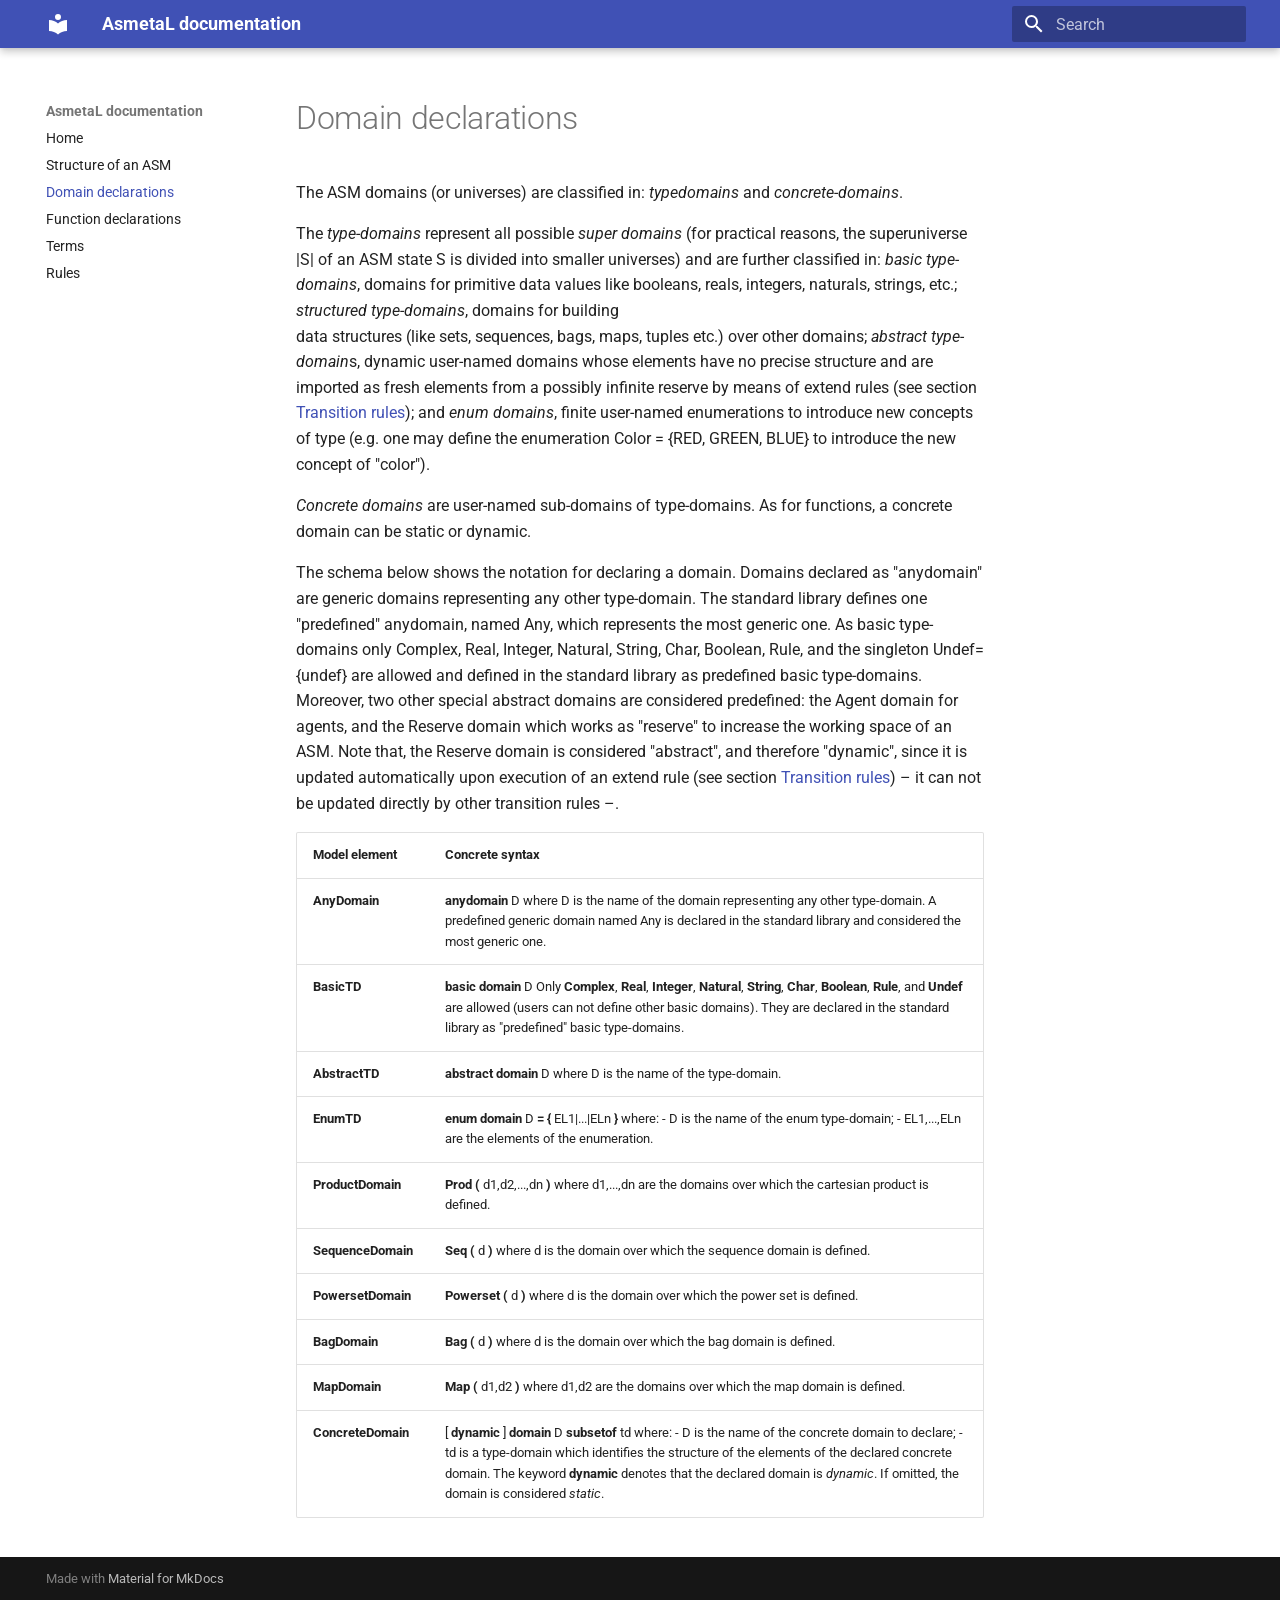
<file: 02_domain_declaration/index.html>
<!doctype html>
<html lang="en" class="no-js">
  <head>
    
      <meta charset="utf-8">
      <meta name="viewport" content="width=device-width,initial-scale=1">
      
        <meta name="description" content="Asmeta documentation (for now only asmetal)">
      
      
      
      
        <link rel="prev" href="../01-structure-of-an-asm/">
      
      
        <link rel="next" href="../03_function_declarations/">
      
      
        
      
      
      <link rel="icon" href="../assets/images/favicon.png">
      <meta name="generator" content="mkdocs-1.6.1, mkdocs-material-9.7.5">
    
    
      
        <title>Domain declarations - AsmetaL documentation</title>
      
    
    
      <link rel="stylesheet" href="../assets/stylesheets/main.484c7ddc.min.css">
      
      


    
    
      
    
    
      
        
        
        <link rel="preconnect" href="https://fonts.gstatic.com" crossorigin>
        <link rel="stylesheet" href="https://fonts.googleapis.com/css?family=Roboto:300,300i,400,400i,700,700i%7CRoboto+Mono:400,400i,700,700i&display=fallback">
        <style>:root{--md-text-font:"Roboto";--md-code-font:"Roboto Mono"}</style>
      
    
    
    <script>__md_scope=new URL("..",location),__md_hash=e=>[...e].reduce(((e,_)=>(e<<5)-e+_.charCodeAt(0)),0),__md_get=(e,_=localStorage,t=__md_scope)=>JSON.parse(_.getItem(t.pathname+"."+e)),__md_set=(e,_,t=localStorage,a=__md_scope)=>{try{t.setItem(a.pathname+"."+e,JSON.stringify(_))}catch(e){}}</script>
    
      

    
    
  </head>
  
  
    <body dir="ltr">
  
    
    <input class="md-toggle" data-md-toggle="drawer" type="checkbox" id="__drawer" autocomplete="off">
    <input class="md-toggle" data-md-toggle="search" type="checkbox" id="__search" autocomplete="off">
    <label class="md-overlay" for="__drawer"></label>
    <div data-md-component="skip">
      
    </div>
    <div data-md-component="announce">
      
    </div>
    
    
      

  

<header class="md-header md-header--shadow" data-md-component="header">
  <nav class="md-header__inner md-grid" aria-label="Header">
    <a href=".." title="AsmetaL documentation" class="md-header__button md-logo" aria-label="AsmetaL documentation" data-md-component="logo">
      
  
  <svg xmlns="http://www.w3.org/2000/svg" viewBox="0 0 24 24"><path d="M12 8a3 3 0 0 0 3-3 3 3 0 0 0-3-3 3 3 0 0 0-3 3 3 3 0 0 0 3 3m0 3.54C9.64 9.35 6.5 8 3 8v11c3.5 0 6.64 1.35 9 3.54 2.36-2.19 5.5-3.54 9-3.54V8c-3.5 0-6.64 1.35-9 3.54"/></svg>

    </a>
    <label class="md-header__button md-icon" for="__drawer">
      
      <svg xmlns="http://www.w3.org/2000/svg" viewBox="0 0 24 24"><path d="M3 6h18v2H3zm0 5h18v2H3zm0 5h18v2H3z"/></svg>
    </label>
    <div class="md-header__title" data-md-component="header-title">
      <div class="md-header__ellipsis">
        <div class="md-header__topic">
          <span class="md-ellipsis">
            AsmetaL documentation
          </span>
        </div>
        <div class="md-header__topic" data-md-component="header-topic">
          <span class="md-ellipsis">
            
              Domain declarations
            
          </span>
        </div>
      </div>
    </div>
    
    
      <script>var palette=__md_get("__palette");if(palette&&palette.color){if("(prefers-color-scheme)"===palette.color.media){var media=matchMedia("(prefers-color-scheme: light)"),input=document.querySelector(media.matches?"[data-md-color-media='(prefers-color-scheme: light)']":"[data-md-color-media='(prefers-color-scheme: dark)']");palette.color.media=input.getAttribute("data-md-color-media"),palette.color.scheme=input.getAttribute("data-md-color-scheme"),palette.color.primary=input.getAttribute("data-md-color-primary"),palette.color.accent=input.getAttribute("data-md-color-accent")}for(var[key,value]of Object.entries(palette.color))document.body.setAttribute("data-md-color-"+key,value)}</script>
    
    
    
      
      
        <label class="md-header__button md-icon" for="__search">
          
          <svg xmlns="http://www.w3.org/2000/svg" viewBox="0 0 24 24"><path d="M9.5 3A6.5 6.5 0 0 1 16 9.5c0 1.61-.59 3.09-1.56 4.23l.27.27h.79l5 5-1.5 1.5-5-5v-.79l-.27-.27A6.52 6.52 0 0 1 9.5 16 6.5 6.5 0 0 1 3 9.5 6.5 6.5 0 0 1 9.5 3m0 2C7 5 5 7 5 9.5S7 14 9.5 14 14 12 14 9.5 12 5 9.5 5"/></svg>
        </label>
        <div class="md-search" data-md-component="search" role="dialog">
  <label class="md-search__overlay" for="__search"></label>
  <div class="md-search__inner" role="search">
    <form class="md-search__form" name="search">
      <input type="text" class="md-search__input" name="query" aria-label="Search" placeholder="Search" autocapitalize="off" autocorrect="off" autocomplete="off" spellcheck="false" data-md-component="search-query" required>
      <label class="md-search__icon md-icon" for="__search">
        
        <svg xmlns="http://www.w3.org/2000/svg" viewBox="0 0 24 24"><path d="M9.5 3A6.5 6.5 0 0 1 16 9.5c0 1.61-.59 3.09-1.56 4.23l.27.27h.79l5 5-1.5 1.5-5-5v-.79l-.27-.27A6.52 6.52 0 0 1 9.5 16 6.5 6.5 0 0 1 3 9.5 6.5 6.5 0 0 1 9.5 3m0 2C7 5 5 7 5 9.5S7 14 9.5 14 14 12 14 9.5 12 5 9.5 5"/></svg>
        
        <svg xmlns="http://www.w3.org/2000/svg" viewBox="0 0 24 24"><path d="M20 11v2H8l5.5 5.5-1.42 1.42L4.16 12l7.92-7.92L13.5 5.5 8 11z"/></svg>
      </label>
      <nav class="md-search__options" aria-label="Search">
        
        <button type="reset" class="md-search__icon md-icon" title="Clear" aria-label="Clear" tabindex="-1">
          
          <svg xmlns="http://www.w3.org/2000/svg" viewBox="0 0 24 24"><path d="M19 6.41 17.59 5 12 10.59 6.41 5 5 6.41 10.59 12 5 17.59 6.41 19 12 13.41 17.59 19 19 17.59 13.41 12z"/></svg>
        </button>
      </nav>
      
    </form>
    <div class="md-search__output">
      <div class="md-search__scrollwrap" tabindex="0" data-md-scrollfix>
        <div class="md-search-result" data-md-component="search-result">
          <div class="md-search-result__meta">
            Initializing search
          </div>
          <ol class="md-search-result__list" role="presentation"></ol>
        </div>
      </div>
    </div>
  </div>
</div>
      
    
    
  </nav>
  
</header>
    
    <div class="md-container" data-md-component="container">
      
      
        
          
        
      
      <main class="md-main" data-md-component="main">
        <div class="md-main__inner md-grid">
          
            
              
              <div class="md-sidebar md-sidebar--primary" data-md-component="sidebar" data-md-type="navigation" >
                <div class="md-sidebar__scrollwrap">
                  <div class="md-sidebar__inner">
                    



<nav class="md-nav md-nav--primary" aria-label="Navigation" data-md-level="0">
  <label class="md-nav__title" for="__drawer">
    <a href=".." title="AsmetaL documentation" class="md-nav__button md-logo" aria-label="AsmetaL documentation" data-md-component="logo">
      
  
  <svg xmlns="http://www.w3.org/2000/svg" viewBox="0 0 24 24"><path d="M12 8a3 3 0 0 0 3-3 3 3 0 0 0-3-3 3 3 0 0 0-3 3 3 3 0 0 0 3 3m0 3.54C9.64 9.35 6.5 8 3 8v11c3.5 0 6.64 1.35 9 3.54 2.36-2.19 5.5-3.54 9-3.54V8c-3.5 0-6.64 1.35-9 3.54"/></svg>

    </a>
    AsmetaL documentation
  </label>
  
  <ul class="md-nav__list" data-md-scrollfix>
    
      
      
  
  
  
  
    <li class="md-nav__item">
      <a href=".." class="md-nav__link">
        
  
  
  <span class="md-ellipsis">
    
  
    Home
  

    
  </span>
  
  

      </a>
    </li>
  

    
      
      
  
  
  
  
    <li class="md-nav__item">
      <a href="../01-structure-of-an-asm/" class="md-nav__link">
        
  
  
  <span class="md-ellipsis">
    
  
    Structure of an ASM
  

    
  </span>
  
  

      </a>
    </li>
  

    
      
      
  
  
    
  
  
  
    <li class="md-nav__item md-nav__item--active">
      
      <input class="md-nav__toggle md-toggle" type="checkbox" id="__toc">
      
      
      
      <a href="./" class="md-nav__link md-nav__link--active">
        
  
  
  <span class="md-ellipsis">
    
  
    Domain declarations
  

    
  </span>
  
  

      </a>
      
    </li>
  

    
      
      
  
  
  
  
    <li class="md-nav__item">
      <a href="../03_function_declarations/" class="md-nav__link">
        
  
  
  <span class="md-ellipsis">
    
  
    Function declarations
  

    
  </span>
  
  

      </a>
    </li>
  

    
      
      
  
  
  
  
    <li class="md-nav__item">
      <a href="../04_terms/" class="md-nav__link">
        
  
  
  <span class="md-ellipsis">
    
  
    Terms
  

    
  </span>
  
  

      </a>
    </li>
  

    
      
      
  
  
  
  
    <li class="md-nav__item">
      <a href="../05_transition_rules/" class="md-nav__link">
        
  
  
  <span class="md-ellipsis">
    
  
    Rules
  

    
  </span>
  
  

      </a>
    </li>
  

    
  </ul>
</nav>
                  </div>
                </div>
              </div>
            
            
              
              <div class="md-sidebar md-sidebar--secondary" data-md-component="sidebar" data-md-type="toc" >
                <div class="md-sidebar__scrollwrap">
                  <div class="md-sidebar__inner">
                    

<nav class="md-nav md-nav--secondary" aria-label="Table of contents">
  
  
  
  
</nav>
                  </div>
                </div>
              </div>
            
          
          
            <div class="md-content" data-md-component="content">
              
              <article class="md-content__inner md-typeset">
                
                  



  <h1>Domain declarations</h1>

<p>The ASM domains (or
universes) are classified in: <em>typedomains</em> and <em>concrete-domains</em>.</p>
<p>The <em>type-domains</em> represent all possible <em>super domains</em> (for practical reasons, the superuniverse |S| of an ASM state S is divided into smaller
universes) and are further classified in: <em>basic type-domains</em>, domains
for primitive data values like booleans, reals, integers, naturals, strings, etc.; <em>structured
type-domains</em>, domains for building<br />
data structures (like sets, sequences, bags, maps, tuples etc.) over other domains; <em>abstract type-domain</em>s,
 dynamic user-named domains whose elements have no precise structure and are
 imported as fresh elements from a possibly infinite reserve by means of extend
 rules (see section <a href="../05_transition_rules/">Transition rules</a>); and <em>enum</em> <em>domains</em>, finite user-named enumerations to introduce new concepts of
 type (e.g. one may define the enumeration Color = {RED, GREEN, BLUE} to introduce the new concept of "color").</p>
<p><em>Concrete domains</em> are user-named sub-domains of
type-domains. As for functions, a concrete domain can be static or dynamic.</p>
<p>The schema below shows the
notation for declaring a domain. Domains declared as "anydomain"
are generic domains representing any other type-domain. The standard library
defines one "predefined" anydomain, named Any, which represents the most generic one. As basic
type-domains only Complex, Real, Integer, Natural, String, Char, Boolean, Rule,
and the singleton Undef={undef} are allowed and defined in the standard library as
predefined basic type-domains. Moreover, two other special abstract domains are
considered predefined: the Agent domain for agents, and the Reserve domain
which works as "reserve" to increase the working space of an ASM. Note
that, the Reserve domain is considered "abstract", and therefore
"dynamic", since it is updated automatically upon execution of an
extend rule (see section <a href="#rules">Transition rules</a>) – it can not be updated directly by
other transition rules –.</p>
<table>
<thead>
<tr>
<th><strong>Model element</strong></th>
<th><strong>Concrete syntax</strong></th>
</tr>
</thead>
<tbody>
<tr>
<td><strong>AnyDomain</strong></td>
<td><strong>anydomain</strong> D  where D is the name  of the domain representing any other type-domain. A predefined generic domain  named Any is declared in the standard library and considered the most generic  one.</td>
</tr>
<tr>
<td><strong>BasicTD</strong></td>
<td><strong>basic</strong> <strong>domain</strong> D  Only <strong>Complex</strong>, <strong>Real</strong>, <strong>Integer</strong>,  <strong>Natural</strong>, <strong>String</strong>, <strong>Char</strong>, <strong>Boolean</strong>, <strong>Rule</strong>, and <strong>Undef</strong> are allowed (users can not define other  basic domains). They are declared in the standard library as  "predefined" basic type-domains.</td>
</tr>
<tr>
<td><strong>AbstractTD</strong></td>
<td><strong>abstract</strong> <strong>domain</strong> D  where D is the name  of the type-domain.</td>
</tr>
<tr>
<td><strong>EnumTD</strong></td>
<td><strong>enum</strong> <strong>domain</strong> D <strong>= {</strong> EL1|...|ELn <strong>}</strong>  where:  - D is the name of the enum type-domain;   - EL1,...,ELn  are the elements of the  enumeration.</td>
</tr>
<tr>
<td><strong>ProductDomain</strong></td>
<td><strong>Prod</strong> <strong>(</strong> d1,d2,...,dn <strong>)</strong>  where d1,...,dn  are the domains over which the cartesian  product is defined.</td>
</tr>
<tr>
<td><strong>SequenceDomain</strong></td>
<td><strong>Seq</strong> <strong>(</strong> d <strong>)</strong>  where d  is the domain over which the sequence domain is defined.</td>
</tr>
<tr>
<td><strong>PowersetDomain</strong></td>
<td><strong>Powerset</strong> <strong>(</strong> d <strong>)</strong>  where d  is the domain over which the power set is defined.</td>
</tr>
<tr>
<td><strong>BagDomain</strong></td>
<td><strong>Bag</strong> <strong>(</strong> d <strong>)</strong>  where d  is the domain over which the bag domain is defined.</td>
</tr>
<tr>
<td><strong>MapDomain</strong></td>
<td><strong>Map</strong> <strong>(</strong> d1,d2 <strong>)</strong>  where d1,d2 are the domains over which the map domain is defined.</td>
</tr>
<tr>
<td><strong>ConcreteDomain</strong></td>
<td>[ <strong>dynamic</strong> ] <strong>domain</strong> D <strong>subsetof</strong> td  where:  - D is the name of the concrete domain to declare;   - td is a type-domain which identifies the structure of the elements of the  declared concrete domain. The keyword <strong>dynamic</strong> denotes that the  declared domain is <em>dynamic</em>. If omitted, the domain is considered <em>static</em>.</td>
</tr>
</tbody>
</table>







  
  






                
              </article>
            </div>
          
          
<script>var target=document.getElementById(location.hash.slice(1));target&&target.name&&(target.checked=target.name.startsWith("__tabbed_"))</script>
        </div>
        
      </main>
      
        <footer class="md-footer">
  
  <div class="md-footer-meta md-typeset">
    <div class="md-footer-meta__inner md-grid">
      <div class="md-copyright">
  
  
    Made with
    <a href="https://squidfunk.github.io/mkdocs-material/" target="_blank" rel="noopener">
      Material for MkDocs
    </a>
  
</div>
      
    </div>
  </div>
</footer>
      
    </div>
    <div class="md-dialog" data-md-component="dialog">
      <div class="md-dialog__inner md-typeset"></div>
    </div>
    
    
    
      
      
      <script id="__config" type="application/json">{"annotate": null, "base": "..", "features": [], "search": "../assets/javascripts/workers/search.2c215733.min.js", "tags": null, "translations": {"clipboard.copied": "Copied to clipboard", "clipboard.copy": "Copy to clipboard", "search.result.more.one": "1 more on this page", "search.result.more.other": "# more on this page", "search.result.none": "No matching documents", "search.result.one": "1 matching document", "search.result.other": "# matching documents", "search.result.placeholder": "Type to start searching", "search.result.term.missing": "Missing", "select.version": "Select version"}, "version": null}</script>
    
    
      <script src="../assets/javascripts/bundle.79ae519e.min.js"></script>
      
    
  </body>
</html>
</file>
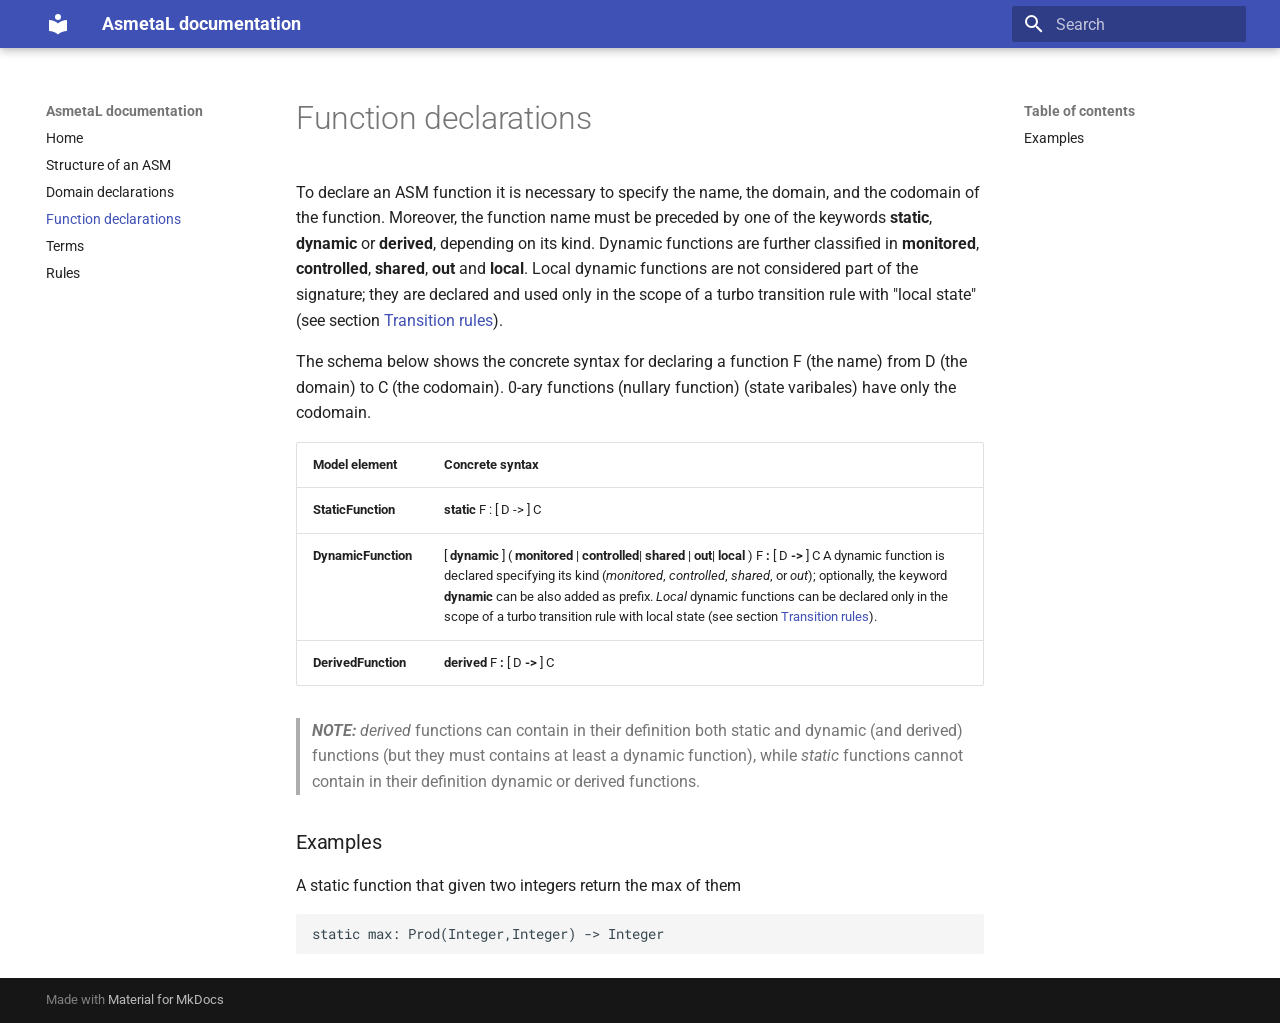
<file: 03_function_declarations/index.html>
<!doctype html>
<html lang="en" class="no-js">
  <head>
    
      <meta charset="utf-8">
      <meta name="viewport" content="width=device-width,initial-scale=1">
      
        <meta name="description" content="Asmeta documentation (for now only asmetal)">
      
      
      
      
        <link rel="prev" href="../02_domain_declaration/">
      
      
        <link rel="next" href="../04_terms/">
      
      
        
      
      
      <link rel="icon" href="../assets/images/favicon.png">
      <meta name="generator" content="mkdocs-1.6.1, mkdocs-material-9.7.5">
    
    
      
        <title>Function Declarations - AsmetaL documentation</title>
      
    
    
      <link rel="stylesheet" href="../assets/stylesheets/main.484c7ddc.min.css">
      
      


    
    
      
    
    
      
        
        
        <link rel="preconnect" href="https://fonts.gstatic.com" crossorigin>
        <link rel="stylesheet" href="https://fonts.googleapis.com/css?family=Roboto:300,300i,400,400i,700,700i%7CRoboto+Mono:400,400i,700,700i&display=fallback">
        <style>:root{--md-text-font:"Roboto";--md-code-font:"Roboto Mono"}</style>
      
    
    
    <script>__md_scope=new URL("..",location),__md_hash=e=>[...e].reduce(((e,_)=>(e<<5)-e+_.charCodeAt(0)),0),__md_get=(e,_=localStorage,t=__md_scope)=>JSON.parse(_.getItem(t.pathname+"."+e)),__md_set=(e,_,t=localStorage,a=__md_scope)=>{try{t.setItem(a.pathname+"."+e,JSON.stringify(_))}catch(e){}}</script>
    
      

    
    
  </head>
  
  
    <body dir="ltr">
  
    
    <input class="md-toggle" data-md-toggle="drawer" type="checkbox" id="__drawer" autocomplete="off">
    <input class="md-toggle" data-md-toggle="search" type="checkbox" id="__search" autocomplete="off">
    <label class="md-overlay" for="__drawer"></label>
    <div data-md-component="skip">
      
        
        <a href="#examples" class="md-skip">
          Skip to content
        </a>
      
    </div>
    <div data-md-component="announce">
      
    </div>
    
    
      

  

<header class="md-header md-header--shadow" data-md-component="header">
  <nav class="md-header__inner md-grid" aria-label="Header">
    <a href=".." title="AsmetaL documentation" class="md-header__button md-logo" aria-label="AsmetaL documentation" data-md-component="logo">
      
  
  <svg xmlns="http://www.w3.org/2000/svg" viewBox="0 0 24 24"><path d="M12 8a3 3 0 0 0 3-3 3 3 0 0 0-3-3 3 3 0 0 0-3 3 3 3 0 0 0 3 3m0 3.54C9.64 9.35 6.5 8 3 8v11c3.5 0 6.64 1.35 9 3.54 2.36-2.19 5.5-3.54 9-3.54V8c-3.5 0-6.64 1.35-9 3.54"/></svg>

    </a>
    <label class="md-header__button md-icon" for="__drawer">
      
      <svg xmlns="http://www.w3.org/2000/svg" viewBox="0 0 24 24"><path d="M3 6h18v2H3zm0 5h18v2H3zm0 5h18v2H3z"/></svg>
    </label>
    <div class="md-header__title" data-md-component="header-title">
      <div class="md-header__ellipsis">
        <div class="md-header__topic">
          <span class="md-ellipsis">
            AsmetaL documentation
          </span>
        </div>
        <div class="md-header__topic" data-md-component="header-topic">
          <span class="md-ellipsis">
            
              Function Declarations
            
          </span>
        </div>
      </div>
    </div>
    
    
      <script>var palette=__md_get("__palette");if(palette&&palette.color){if("(prefers-color-scheme)"===palette.color.media){var media=matchMedia("(prefers-color-scheme: light)"),input=document.querySelector(media.matches?"[data-md-color-media='(prefers-color-scheme: light)']":"[data-md-color-media='(prefers-color-scheme: dark)']");palette.color.media=input.getAttribute("data-md-color-media"),palette.color.scheme=input.getAttribute("data-md-color-scheme"),palette.color.primary=input.getAttribute("data-md-color-primary"),palette.color.accent=input.getAttribute("data-md-color-accent")}for(var[key,value]of Object.entries(palette.color))document.body.setAttribute("data-md-color-"+key,value)}</script>
    
    
    
      
      
        <label class="md-header__button md-icon" for="__search">
          
          <svg xmlns="http://www.w3.org/2000/svg" viewBox="0 0 24 24"><path d="M9.5 3A6.5 6.5 0 0 1 16 9.5c0 1.61-.59 3.09-1.56 4.23l.27.27h.79l5 5-1.5 1.5-5-5v-.79l-.27-.27A6.52 6.52 0 0 1 9.5 16 6.5 6.5 0 0 1 3 9.5 6.5 6.5 0 0 1 9.5 3m0 2C7 5 5 7 5 9.5S7 14 9.5 14 14 12 14 9.5 12 5 9.5 5"/></svg>
        </label>
        <div class="md-search" data-md-component="search" role="dialog">
  <label class="md-search__overlay" for="__search"></label>
  <div class="md-search__inner" role="search">
    <form class="md-search__form" name="search">
      <input type="text" class="md-search__input" name="query" aria-label="Search" placeholder="Search" autocapitalize="off" autocorrect="off" autocomplete="off" spellcheck="false" data-md-component="search-query" required>
      <label class="md-search__icon md-icon" for="__search">
        
        <svg xmlns="http://www.w3.org/2000/svg" viewBox="0 0 24 24"><path d="M9.5 3A6.5 6.5 0 0 1 16 9.5c0 1.61-.59 3.09-1.56 4.23l.27.27h.79l5 5-1.5 1.5-5-5v-.79l-.27-.27A6.52 6.52 0 0 1 9.5 16 6.5 6.5 0 0 1 3 9.5 6.5 6.5 0 0 1 9.5 3m0 2C7 5 5 7 5 9.5S7 14 9.5 14 14 12 14 9.5 12 5 9.5 5"/></svg>
        
        <svg xmlns="http://www.w3.org/2000/svg" viewBox="0 0 24 24"><path d="M20 11v2H8l5.5 5.5-1.42 1.42L4.16 12l7.92-7.92L13.5 5.5 8 11z"/></svg>
      </label>
      <nav class="md-search__options" aria-label="Search">
        
        <button type="reset" class="md-search__icon md-icon" title="Clear" aria-label="Clear" tabindex="-1">
          
          <svg xmlns="http://www.w3.org/2000/svg" viewBox="0 0 24 24"><path d="M19 6.41 17.59 5 12 10.59 6.41 5 5 6.41 10.59 12 5 17.59 6.41 19 12 13.41 17.59 19 19 17.59 13.41 12z"/></svg>
        </button>
      </nav>
      
    </form>
    <div class="md-search__output">
      <div class="md-search__scrollwrap" tabindex="0" data-md-scrollfix>
        <div class="md-search-result" data-md-component="search-result">
          <div class="md-search-result__meta">
            Initializing search
          </div>
          <ol class="md-search-result__list" role="presentation"></ol>
        </div>
      </div>
    </div>
  </div>
</div>
      
    
    
  </nav>
  
</header>
    
    <div class="md-container" data-md-component="container">
      
      
        
          
        
      
      <main class="md-main" data-md-component="main">
        <div class="md-main__inner md-grid">
          
            
              
              <div class="md-sidebar md-sidebar--primary" data-md-component="sidebar" data-md-type="navigation" >
                <div class="md-sidebar__scrollwrap">
                  <div class="md-sidebar__inner">
                    



<nav class="md-nav md-nav--primary" aria-label="Navigation" data-md-level="0">
  <label class="md-nav__title" for="__drawer">
    <a href=".." title="AsmetaL documentation" class="md-nav__button md-logo" aria-label="AsmetaL documentation" data-md-component="logo">
      
  
  <svg xmlns="http://www.w3.org/2000/svg" viewBox="0 0 24 24"><path d="M12 8a3 3 0 0 0 3-3 3 3 0 0 0-3-3 3 3 0 0 0-3 3 3 3 0 0 0 3 3m0 3.54C9.64 9.35 6.5 8 3 8v11c3.5 0 6.64 1.35 9 3.54 2.36-2.19 5.5-3.54 9-3.54V8c-3.5 0-6.64 1.35-9 3.54"/></svg>

    </a>
    AsmetaL documentation
  </label>
  
  <ul class="md-nav__list" data-md-scrollfix>
    
      
      
  
  
  
  
    <li class="md-nav__item">
      <a href=".." class="md-nav__link">
        
  
  
  <span class="md-ellipsis">
    
  
    Home
  

    
  </span>
  
  

      </a>
    </li>
  

    
      
      
  
  
  
  
    <li class="md-nav__item">
      <a href="../01-structure-of-an-asm/" class="md-nav__link">
        
  
  
  <span class="md-ellipsis">
    
  
    Structure of an ASM
  

    
  </span>
  
  

      </a>
    </li>
  

    
      
      
  
  
  
  
    <li class="md-nav__item">
      <a href="../02_domain_declaration/" class="md-nav__link">
        
  
  
  <span class="md-ellipsis">
    
  
    Domain declarations
  

    
  </span>
  
  

      </a>
    </li>
  

    
      
      
  
  
    
  
  
  
    <li class="md-nav__item md-nav__item--active">
      
      <input class="md-nav__toggle md-toggle" type="checkbox" id="__toc">
      
      
      
        <label class="md-nav__link md-nav__link--active" for="__toc">
          
  
  
  <span class="md-ellipsis">
    
  
    Function declarations
  

    
  </span>
  
  

          <span class="md-nav__icon md-icon"></span>
        </label>
      
      <a href="./" class="md-nav__link md-nav__link--active">
        
  
  
  <span class="md-ellipsis">
    
  
    Function declarations
  

    
  </span>
  
  

      </a>
      
        

<nav class="md-nav md-nav--secondary" aria-label="Table of contents">
  
  
  
  
    <label class="md-nav__title" for="__toc">
      <span class="md-nav__icon md-icon"></span>
      Table of contents
    </label>
    <ul class="md-nav__list" data-md-component="toc" data-md-scrollfix>
      
        <li class="md-nav__item">
  <a href="#examples" class="md-nav__link">
    <span class="md-ellipsis">
      
        Examples
      
    </span>
  </a>
  
</li>
      
    </ul>
  
</nav>
      
    </li>
  

    
      
      
  
  
  
  
    <li class="md-nav__item">
      <a href="../04_terms/" class="md-nav__link">
        
  
  
  <span class="md-ellipsis">
    
  
    Terms
  

    
  </span>
  
  

      </a>
    </li>
  

    
      
      
  
  
  
  
    <li class="md-nav__item">
      <a href="../05_transition_rules/" class="md-nav__link">
        
  
  
  <span class="md-ellipsis">
    
  
    Rules
  

    
  </span>
  
  

      </a>
    </li>
  

    
  </ul>
</nav>
                  </div>
                </div>
              </div>
            
            
              
              <div class="md-sidebar md-sidebar--secondary" data-md-component="sidebar" data-md-type="toc" >
                <div class="md-sidebar__scrollwrap">
                  <div class="md-sidebar__inner">
                    

<nav class="md-nav md-nav--secondary" aria-label="Table of contents">
  
  
  
  
    <label class="md-nav__title" for="__toc">
      <span class="md-nav__icon md-icon"></span>
      Table of contents
    </label>
    <ul class="md-nav__list" data-md-component="toc" data-md-scrollfix>
      
        <li class="md-nav__item">
  <a href="#examples" class="md-nav__link">
    <span class="md-ellipsis">
      
        Examples
      
    </span>
  </a>
  
</li>
      
    </ul>
  
</nav>
                  </div>
                </div>
              </div>
            
          
          
            <div class="md-content" data-md-component="content">
              
              <article class="md-content__inner md-typeset">
                
                  



  <h1>Function declarations</h1>

<p>To declare an ASM function
it is necessary to specify the name, the domain, and the codomain of the function. Moreover, the function name must be preceded by one of the
keywords <strong>static</strong>, <strong>dynamic</strong> or <strong>derived</strong>,
depending on its kind. Dynamic functions are further classified in <strong>monitored</strong>, <strong>controlled</strong>, <strong>shared</strong>, <strong>out</strong> and <strong>local</strong>.
Local dynamic functions are not considered part of the signature; they are
declared and used only in the scope of a turbo transition rule with "local
state" (see section <a href="#rules">Transition rules</a>).</p>
<p>The schema below shows the
concrete syntax for declaring a function F (the name) from D (the domain)
to C (the codomain). 0-ary functions  (nullary function) (state varibales) have only the codomain.</p>
<table>
<thead>
<tr>
<th><strong>Model element</strong></th>
<th><strong>Concrete syntax</strong></th>
</tr>
</thead>
<tbody>
<tr>
<td><strong>StaticFunction</strong></td>
<td><strong>static</strong> F : [ D -&gt; ] C</td>
</tr>
<tr>
<td><strong>DynamicFunction</strong></td>
<td>[ <strong>dynamic</strong> ] ( <strong>monitored</strong> | <strong>controlled</strong>| <strong>shared</strong> | <strong>out</strong>| <strong>local</strong> ) F <strong>:</strong> [ D <strong>-&gt;</strong> ] C  A dynamic function is declared specifying its  kind (<em>monitored</em>, <em>controlled</em>, <em>shared</em>, or <em>out</em>);  optionally, the keyword <strong>dynamic</strong> can be also added as prefix. <em>Local</em>  dynamic functions can be declared only in the scope of a turbo transition  rule with local state (see section <a href="#rules">Transition rules</a>).</td>
</tr>
<tr>
<td><strong>DerivedFunction</strong></td>
<td><strong>derived</strong> F <strong>:</strong> [ D <strong>-&gt;</strong> ] C</td>
</tr>
</tbody>
</table>
<blockquote>
<p><strong><em>NOTE:</em></strong>  <em>derived</em> functions can contain in their definition both static and dynamic (and derived) functions (but they must contains at least a dynamic function), while <em>static</em> functions cannot contain in their definition dynamic or derived  functions.</p>
</blockquote>
<h3 id="examples">Examples</h3>
<p>A static function that given two integers return the max of them</p>
<div class="language-text highlight"><pre><span></span><code><span id="__span-0-1"><a id="__codelineno-0-1" name="__codelineno-0-1" href="#__codelineno-0-1"></a>static max: Prod(Integer,Integer) -&gt; Integer
</span></code></pre></div>







  
  






                
              </article>
            </div>
          
          
<script>var target=document.getElementById(location.hash.slice(1));target&&target.name&&(target.checked=target.name.startsWith("__tabbed_"))</script>
        </div>
        
      </main>
      
        <footer class="md-footer">
  
  <div class="md-footer-meta md-typeset">
    <div class="md-footer-meta__inner md-grid">
      <div class="md-copyright">
  
  
    Made with
    <a href="https://squidfunk.github.io/mkdocs-material/" target="_blank" rel="noopener">
      Material for MkDocs
    </a>
  
</div>
      
    </div>
  </div>
</footer>
      
    </div>
    <div class="md-dialog" data-md-component="dialog">
      <div class="md-dialog__inner md-typeset"></div>
    </div>
    
    
    
      
      
      <script id="__config" type="application/json">{"annotate": null, "base": "..", "features": [], "search": "../assets/javascripts/workers/search.2c215733.min.js", "tags": null, "translations": {"clipboard.copied": "Copied to clipboard", "clipboard.copy": "Copy to clipboard", "search.result.more.one": "1 more on this page", "search.result.more.other": "# more on this page", "search.result.none": "No matching documents", "search.result.one": "1 matching document", "search.result.other": "# matching documents", "search.result.placeholder": "Type to start searching", "search.result.term.missing": "Missing", "select.version": "Select version"}, "version": null}</script>
    
    
      <script src="../assets/javascripts/bundle.79ae519e.min.js"></script>
      
    
  </body>
</html>
</file>
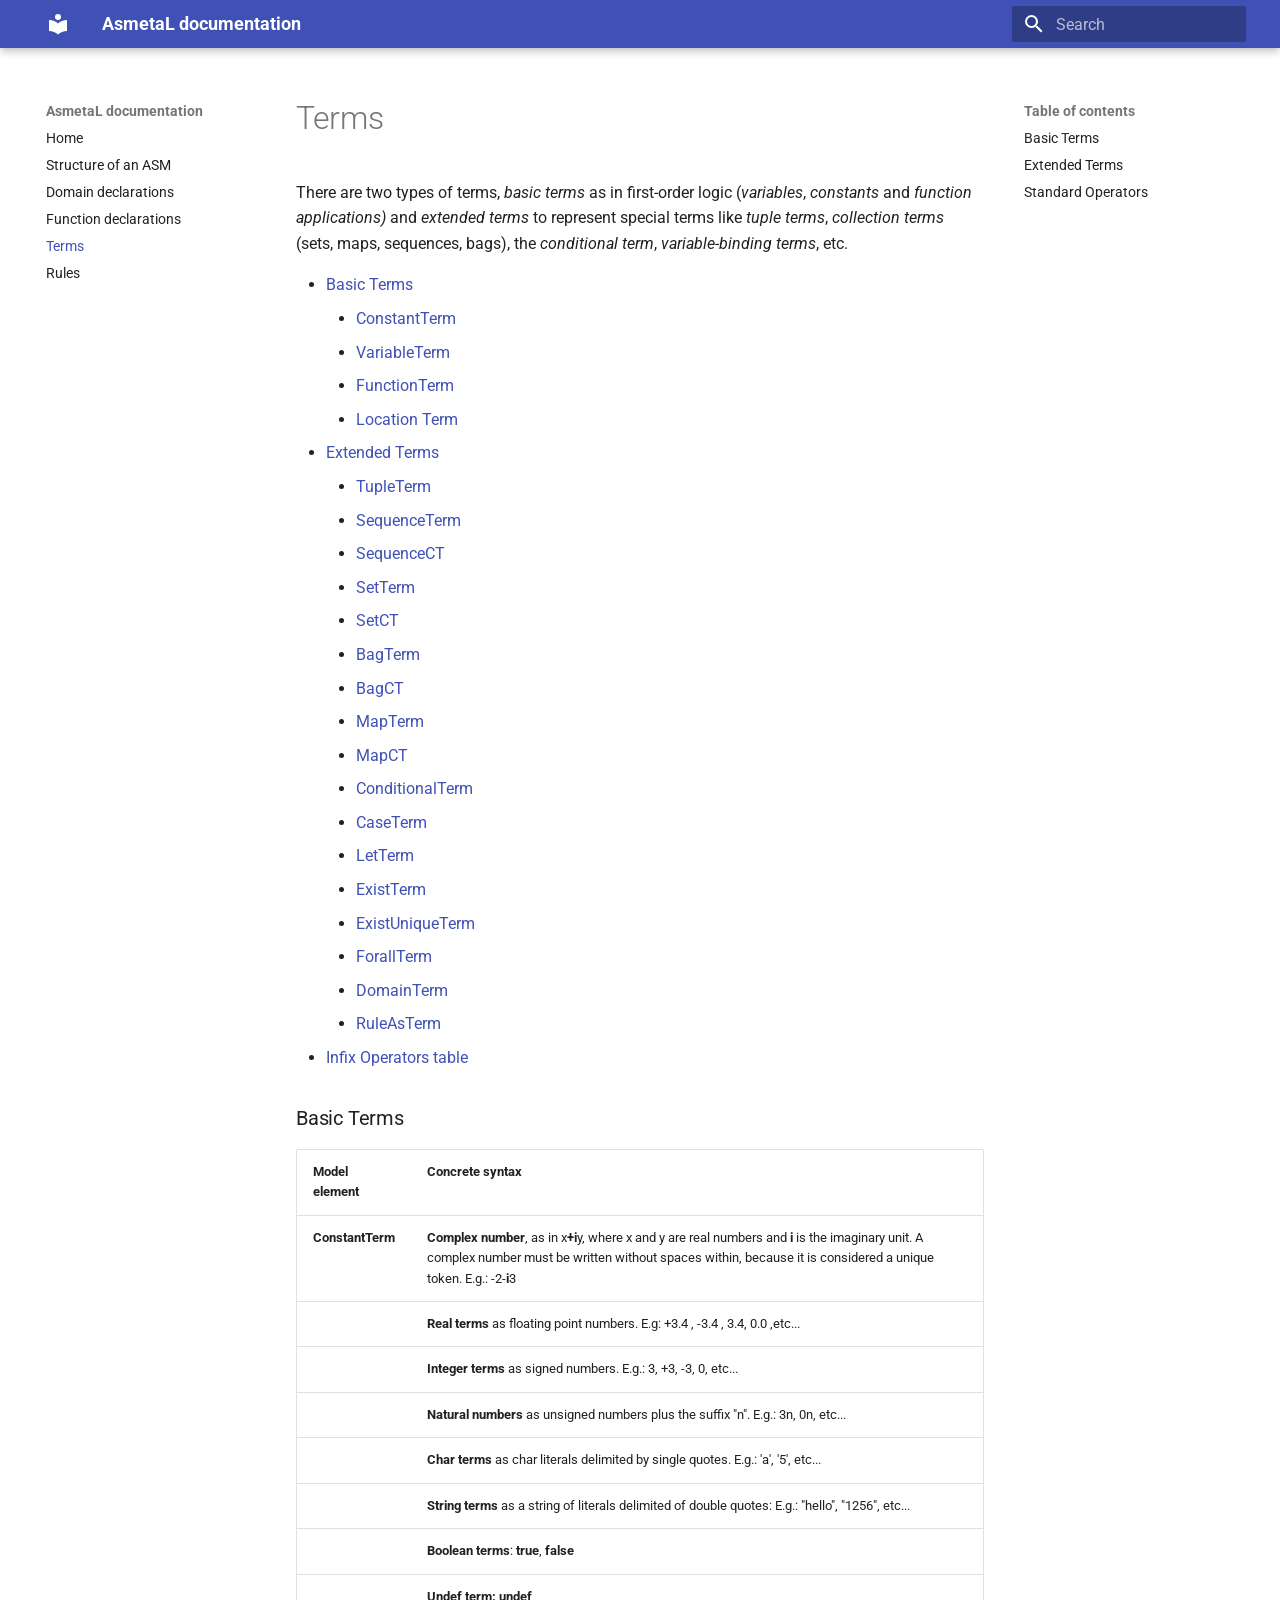
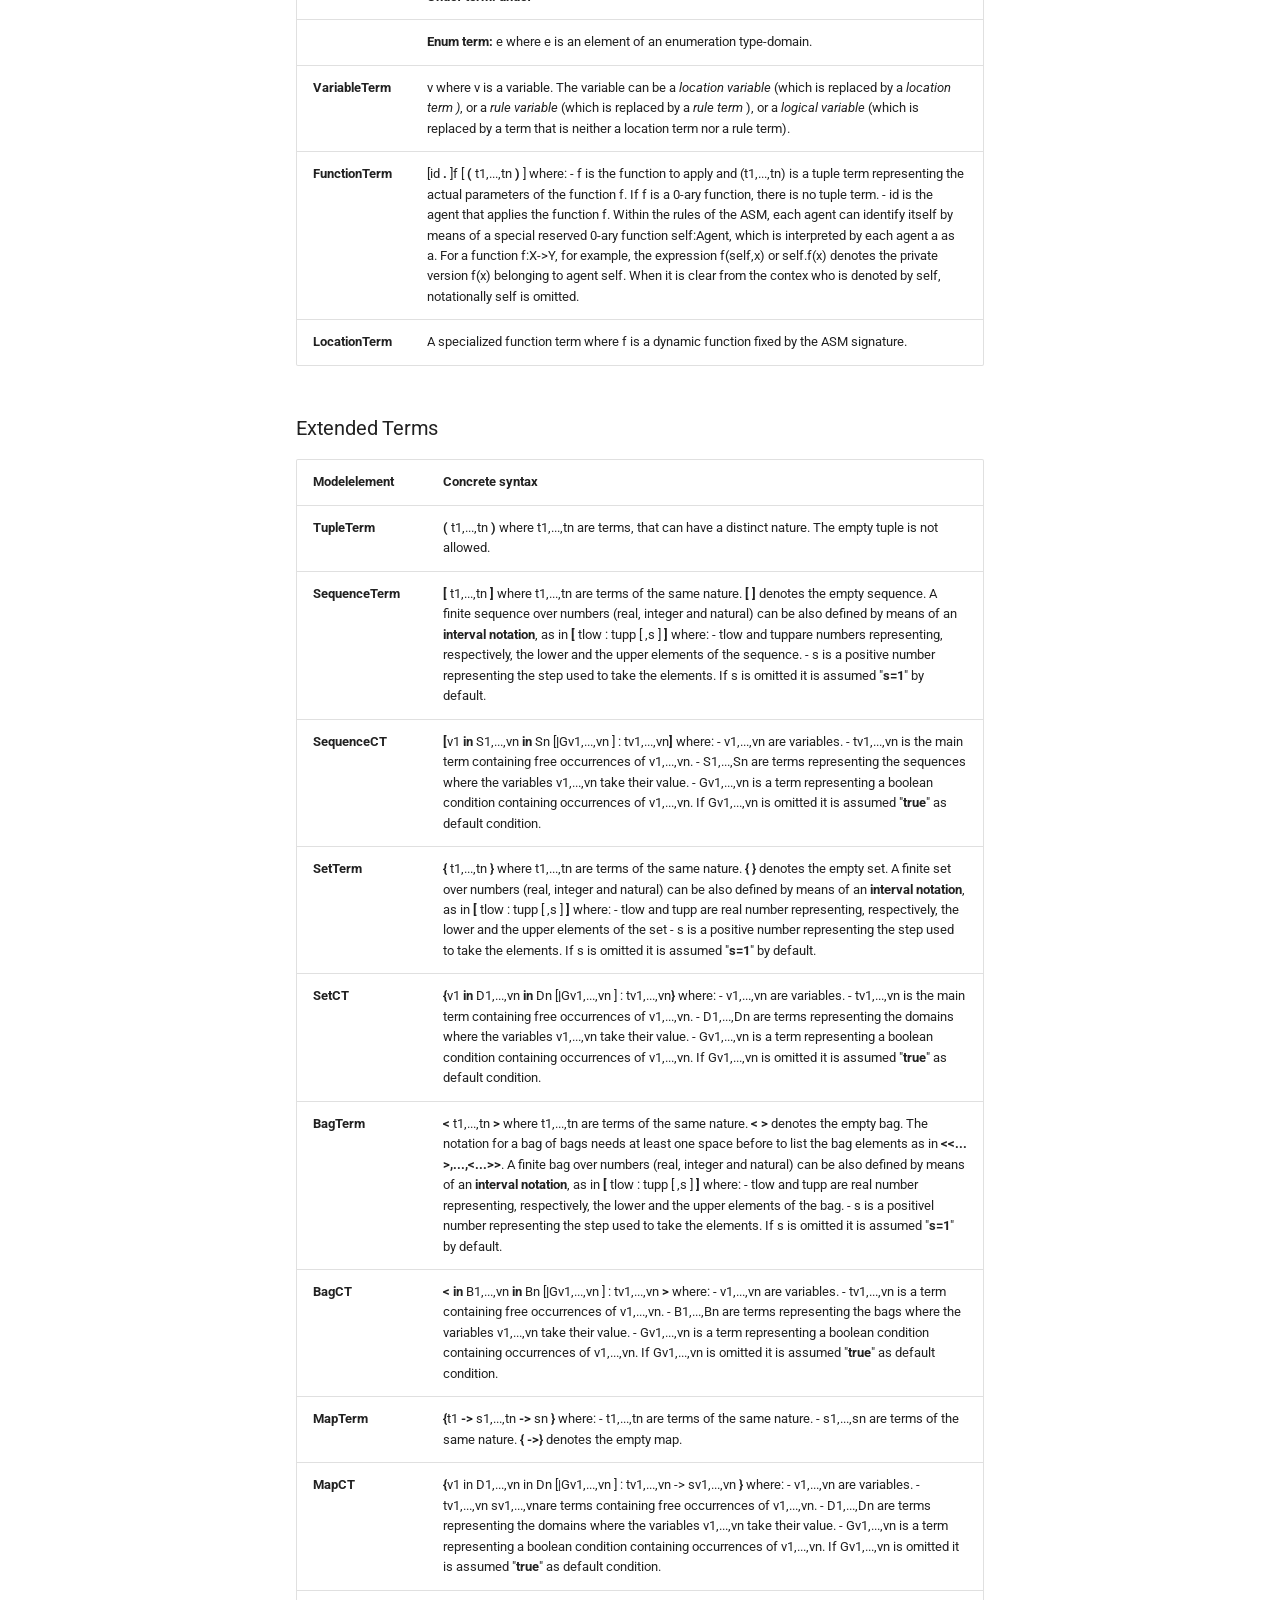
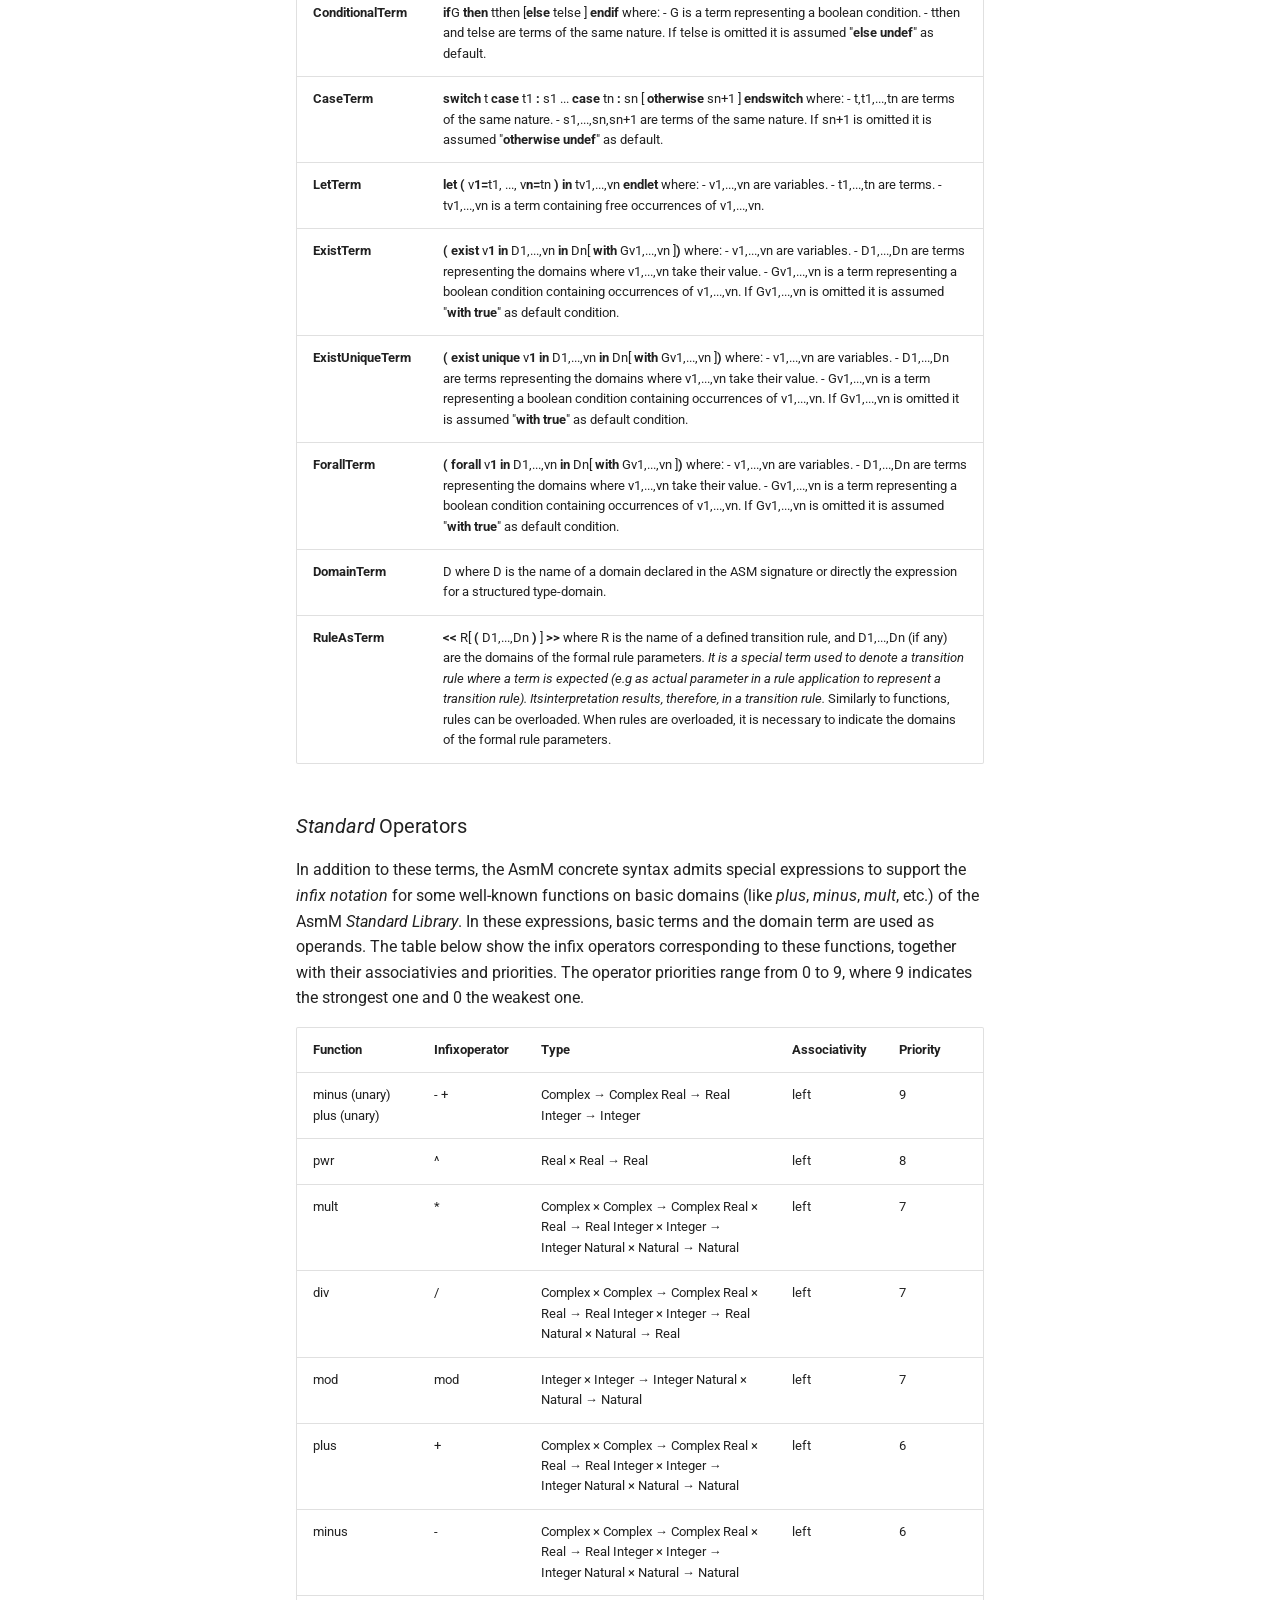
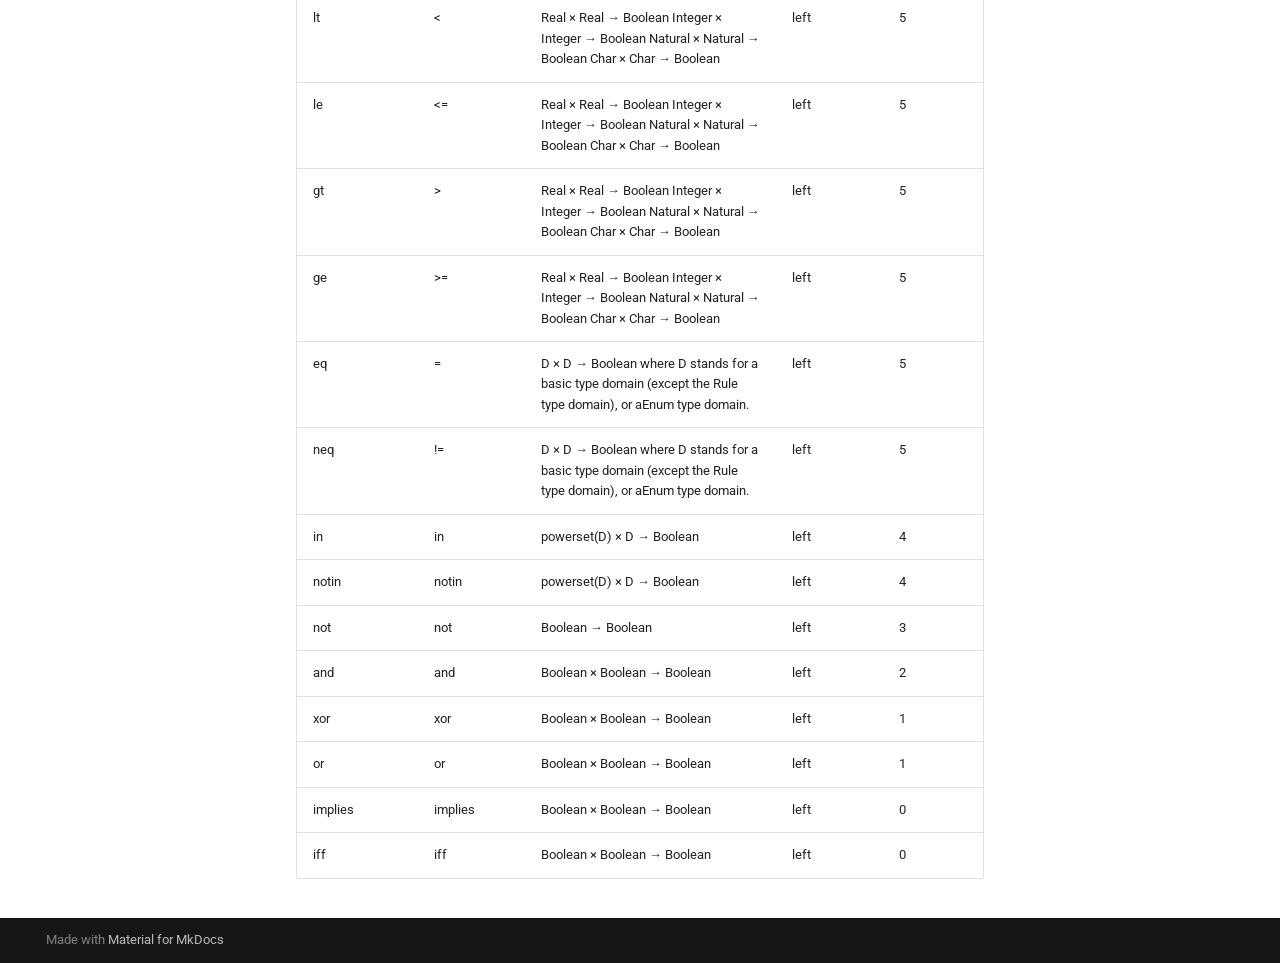
<file: 04_terms/index.html>
<!doctype html>
<html lang="en" class="no-js">
  <head>
    
      <meta charset="utf-8">
      <meta name="viewport" content="width=device-width,initial-scale=1">
      
        <meta name="description" content="Asmeta documentation (for now only asmetal)">
      
      
      
      
        <link rel="prev" href="../03_function_declarations/">
      
      
        <link rel="next" href="../05_transition_rules/">
      
      
        
      
      
      <link rel="icon" href="../assets/images/favicon.png">
      <meta name="generator" content="mkdocs-1.6.1, mkdocs-material-9.7.5">
    
    
      
        <title>Terms - AsmetaL documentation</title>
      
    
    
      <link rel="stylesheet" href="../assets/stylesheets/main.484c7ddc.min.css">
      
      


    
    
      
    
    
      
        
        
        <link rel="preconnect" href="https://fonts.gstatic.com" crossorigin>
        <link rel="stylesheet" href="https://fonts.googleapis.com/css?family=Roboto:300,300i,400,400i,700,700i%7CRoboto+Mono:400,400i,700,700i&display=fallback">
        <style>:root{--md-text-font:"Roboto";--md-code-font:"Roboto Mono"}</style>
      
    
    
    <script>__md_scope=new URL("..",location),__md_hash=e=>[...e].reduce(((e,_)=>(e<<5)-e+_.charCodeAt(0)),0),__md_get=(e,_=localStorage,t=__md_scope)=>JSON.parse(_.getItem(t.pathname+"."+e)),__md_set=(e,_,t=localStorage,a=__md_scope)=>{try{t.setItem(a.pathname+"."+e,JSON.stringify(_))}catch(e){}}</script>
    
      

    
    
  </head>
  
  
    <body dir="ltr">
  
    
    <input class="md-toggle" data-md-toggle="drawer" type="checkbox" id="__drawer" autocomplete="off">
    <input class="md-toggle" data-md-toggle="search" type="checkbox" id="__search" autocomplete="off">
    <label class="md-overlay" for="__drawer"></label>
    <div data-md-component="skip">
      
        
        <a href="#basic-terms" class="md-skip">
          Skip to content
        </a>
      
    </div>
    <div data-md-component="announce">
      
    </div>
    
    
      

  

<header class="md-header md-header--shadow" data-md-component="header">
  <nav class="md-header__inner md-grid" aria-label="Header">
    <a href=".." title="AsmetaL documentation" class="md-header__button md-logo" aria-label="AsmetaL documentation" data-md-component="logo">
      
  
  <svg xmlns="http://www.w3.org/2000/svg" viewBox="0 0 24 24"><path d="M12 8a3 3 0 0 0 3-3 3 3 0 0 0-3-3 3 3 0 0 0-3 3 3 3 0 0 0 3 3m0 3.54C9.64 9.35 6.5 8 3 8v11c3.5 0 6.64 1.35 9 3.54 2.36-2.19 5.5-3.54 9-3.54V8c-3.5 0-6.64 1.35-9 3.54"/></svg>

    </a>
    <label class="md-header__button md-icon" for="__drawer">
      
      <svg xmlns="http://www.w3.org/2000/svg" viewBox="0 0 24 24"><path d="M3 6h18v2H3zm0 5h18v2H3zm0 5h18v2H3z"/></svg>
    </label>
    <div class="md-header__title" data-md-component="header-title">
      <div class="md-header__ellipsis">
        <div class="md-header__topic">
          <span class="md-ellipsis">
            AsmetaL documentation
          </span>
        </div>
        <div class="md-header__topic" data-md-component="header-topic">
          <span class="md-ellipsis">
            
              Terms
            
          </span>
        </div>
      </div>
    </div>
    
    
      <script>var palette=__md_get("__palette");if(palette&&palette.color){if("(prefers-color-scheme)"===palette.color.media){var media=matchMedia("(prefers-color-scheme: light)"),input=document.querySelector(media.matches?"[data-md-color-media='(prefers-color-scheme: light)']":"[data-md-color-media='(prefers-color-scheme: dark)']");palette.color.media=input.getAttribute("data-md-color-media"),palette.color.scheme=input.getAttribute("data-md-color-scheme"),palette.color.primary=input.getAttribute("data-md-color-primary"),palette.color.accent=input.getAttribute("data-md-color-accent")}for(var[key,value]of Object.entries(palette.color))document.body.setAttribute("data-md-color-"+key,value)}</script>
    
    
    
      
      
        <label class="md-header__button md-icon" for="__search">
          
          <svg xmlns="http://www.w3.org/2000/svg" viewBox="0 0 24 24"><path d="M9.5 3A6.5 6.5 0 0 1 16 9.5c0 1.61-.59 3.09-1.56 4.23l.27.27h.79l5 5-1.5 1.5-5-5v-.79l-.27-.27A6.52 6.52 0 0 1 9.5 16 6.5 6.5 0 0 1 3 9.5 6.5 6.5 0 0 1 9.5 3m0 2C7 5 5 7 5 9.5S7 14 9.5 14 14 12 14 9.5 12 5 9.5 5"/></svg>
        </label>
        <div class="md-search" data-md-component="search" role="dialog">
  <label class="md-search__overlay" for="__search"></label>
  <div class="md-search__inner" role="search">
    <form class="md-search__form" name="search">
      <input type="text" class="md-search__input" name="query" aria-label="Search" placeholder="Search" autocapitalize="off" autocorrect="off" autocomplete="off" spellcheck="false" data-md-component="search-query" required>
      <label class="md-search__icon md-icon" for="__search">
        
        <svg xmlns="http://www.w3.org/2000/svg" viewBox="0 0 24 24"><path d="M9.5 3A6.5 6.5 0 0 1 16 9.5c0 1.61-.59 3.09-1.56 4.23l.27.27h.79l5 5-1.5 1.5-5-5v-.79l-.27-.27A6.52 6.52 0 0 1 9.5 16 6.5 6.5 0 0 1 3 9.5 6.5 6.5 0 0 1 9.5 3m0 2C7 5 5 7 5 9.5S7 14 9.5 14 14 12 14 9.5 12 5 9.5 5"/></svg>
        
        <svg xmlns="http://www.w3.org/2000/svg" viewBox="0 0 24 24"><path d="M20 11v2H8l5.5 5.5-1.42 1.42L4.16 12l7.92-7.92L13.5 5.5 8 11z"/></svg>
      </label>
      <nav class="md-search__options" aria-label="Search">
        
        <button type="reset" class="md-search__icon md-icon" title="Clear" aria-label="Clear" tabindex="-1">
          
          <svg xmlns="http://www.w3.org/2000/svg" viewBox="0 0 24 24"><path d="M19 6.41 17.59 5 12 10.59 6.41 5 5 6.41 10.59 12 5 17.59 6.41 19 12 13.41 17.59 19 19 17.59 13.41 12z"/></svg>
        </button>
      </nav>
      
    </form>
    <div class="md-search__output">
      <div class="md-search__scrollwrap" tabindex="0" data-md-scrollfix>
        <div class="md-search-result" data-md-component="search-result">
          <div class="md-search-result__meta">
            Initializing search
          </div>
          <ol class="md-search-result__list" role="presentation"></ol>
        </div>
      </div>
    </div>
  </div>
</div>
      
    
    
  </nav>
  
</header>
    
    <div class="md-container" data-md-component="container">
      
      
        
          
        
      
      <main class="md-main" data-md-component="main">
        <div class="md-main__inner md-grid">
          
            
              
              <div class="md-sidebar md-sidebar--primary" data-md-component="sidebar" data-md-type="navigation" >
                <div class="md-sidebar__scrollwrap">
                  <div class="md-sidebar__inner">
                    



<nav class="md-nav md-nav--primary" aria-label="Navigation" data-md-level="0">
  <label class="md-nav__title" for="__drawer">
    <a href=".." title="AsmetaL documentation" class="md-nav__button md-logo" aria-label="AsmetaL documentation" data-md-component="logo">
      
  
  <svg xmlns="http://www.w3.org/2000/svg" viewBox="0 0 24 24"><path d="M12 8a3 3 0 0 0 3-3 3 3 0 0 0-3-3 3 3 0 0 0-3 3 3 3 0 0 0 3 3m0 3.54C9.64 9.35 6.5 8 3 8v11c3.5 0 6.64 1.35 9 3.54 2.36-2.19 5.5-3.54 9-3.54V8c-3.5 0-6.64 1.35-9 3.54"/></svg>

    </a>
    AsmetaL documentation
  </label>
  
  <ul class="md-nav__list" data-md-scrollfix>
    
      
      
  
  
  
  
    <li class="md-nav__item">
      <a href=".." class="md-nav__link">
        
  
  
  <span class="md-ellipsis">
    
  
    Home
  

    
  </span>
  
  

      </a>
    </li>
  

    
      
      
  
  
  
  
    <li class="md-nav__item">
      <a href="../01-structure-of-an-asm/" class="md-nav__link">
        
  
  
  <span class="md-ellipsis">
    
  
    Structure of an ASM
  

    
  </span>
  
  

      </a>
    </li>
  

    
      
      
  
  
  
  
    <li class="md-nav__item">
      <a href="../02_domain_declaration/" class="md-nav__link">
        
  
  
  <span class="md-ellipsis">
    
  
    Domain declarations
  

    
  </span>
  
  

      </a>
    </li>
  

    
      
      
  
  
  
  
    <li class="md-nav__item">
      <a href="../03_function_declarations/" class="md-nav__link">
        
  
  
  <span class="md-ellipsis">
    
  
    Function declarations
  

    
  </span>
  
  

      </a>
    </li>
  

    
      
      
  
  
    
  
  
  
    <li class="md-nav__item md-nav__item--active">
      
      <input class="md-nav__toggle md-toggle" type="checkbox" id="__toc">
      
      
      
        <label class="md-nav__link md-nav__link--active" for="__toc">
          
  
  
  <span class="md-ellipsis">
    
  
    Terms
  

    
  </span>
  
  

          <span class="md-nav__icon md-icon"></span>
        </label>
      
      <a href="./" class="md-nav__link md-nav__link--active">
        
  
  
  <span class="md-ellipsis">
    
  
    Terms
  

    
  </span>
  
  

      </a>
      
        

<nav class="md-nav md-nav--secondary" aria-label="Table of contents">
  
  
  
  
    <label class="md-nav__title" for="__toc">
      <span class="md-nav__icon md-icon"></span>
      Table of contents
    </label>
    <ul class="md-nav__list" data-md-component="toc" data-md-scrollfix>
      
        <li class="md-nav__item">
  <a href="#basic-terms" class="md-nav__link">
    <span class="md-ellipsis">
      
        Basic Terms
      
    </span>
  </a>
  
</li>
      
        <li class="md-nav__item">
  <a href="#extended-terms" class="md-nav__link">
    <span class="md-ellipsis">
      
        Extended Terms
      
    </span>
  </a>
  
</li>
      
        <li class="md-nav__item">
  <a href="#standard-operators" class="md-nav__link">
    <span class="md-ellipsis">
      
        Standard Operators
      
    </span>
  </a>
  
</li>
      
    </ul>
  
</nav>
      
    </li>
  

    
      
      
  
  
  
  
    <li class="md-nav__item">
      <a href="../05_transition_rules/" class="md-nav__link">
        
  
  
  <span class="md-ellipsis">
    
  
    Rules
  

    
  </span>
  
  

      </a>
    </li>
  

    
  </ul>
</nav>
                  </div>
                </div>
              </div>
            
            
              
              <div class="md-sidebar md-sidebar--secondary" data-md-component="sidebar" data-md-type="toc" >
                <div class="md-sidebar__scrollwrap">
                  <div class="md-sidebar__inner">
                    

<nav class="md-nav md-nav--secondary" aria-label="Table of contents">
  
  
  
  
    <label class="md-nav__title" for="__toc">
      <span class="md-nav__icon md-icon"></span>
      Table of contents
    </label>
    <ul class="md-nav__list" data-md-component="toc" data-md-scrollfix>
      
        <li class="md-nav__item">
  <a href="#basic-terms" class="md-nav__link">
    <span class="md-ellipsis">
      
        Basic Terms
      
    </span>
  </a>
  
</li>
      
        <li class="md-nav__item">
  <a href="#extended-terms" class="md-nav__link">
    <span class="md-ellipsis">
      
        Extended Terms
      
    </span>
  </a>
  
</li>
      
        <li class="md-nav__item">
  <a href="#standard-operators" class="md-nav__link">
    <span class="md-ellipsis">
      
        Standard Operators
      
    </span>
  </a>
  
</li>
      
    </ul>
  
</nav>
                  </div>
                </div>
              </div>
            
          
          
            <div class="md-content" data-md-component="content">
              
              <article class="md-content__inner md-typeset">
                
                  



  <h1>Terms</h1>

<p>There are two types of terms, <em>basic terms</em> as in first-order logic (<em>variables</em>, <em>constants</em> and <em>function
applications)</em> and <em>extended terms</em> to represent special terms like <em>tuple</em> <em>terms</em>, <em>collection terms</em> (sets, maps, sequences, bags), the <em>conditional term</em>, <em>variable-binding
terms</em>, etc.</p>
<ul>
<li><a href="#basTerms">Basic Terms</a><ul>
<li><a href="#ConstT">ConstantTerm</a></li>
<li><a href="#VarT">VariableTerm</a></li>
<li><a href="#FunT">FunctionTerm</a></li>
<li><a href="#LocationT">Location Term</a></li>
</ul>
</li>
<li><a href="#extTerms">Extended Terms</a><ul>
<li><a href="#TupleT">TupleTerm</a></li>
<li><a href="#SequenceT">SequenceTerm</a></li>
<li><a href="#SeqCT">SequenceCT</a></li>
<li><a href="#SetT">SetTerm</a></li>
<li><a href="#SetCT">SetCT</a></li>
<li><a href="#BagT">BagTerm</a></li>
<li><a href="#BagCT">BagCT</a></li>
<li><a href="#MapT">MapTerm</a></li>
<li><a href="#MapCT">MapCT</a></li>
<li><a href="#ConditT">ConditionalTerm</a></li>
<li><a href="#CaseT">CaseTerm</a></li>
<li><a href="#LetT">LetTerm</a></li>
<li><a href="#ExistT">ExistTerm</a></li>
<li><a href="#ExistUniqT">ExistUniqueTerm</a></li>
<li><a href="#forallT">ForallTerm</a></li>
<li><a href="#DomT">DomainTerm</a></li>
<li><a href="#RuleAsT">RuleAsTerm</a></li>
</ul>
</li>
<li><a href="#infixOp">Infix Operators table</a></li>
</ul>
<h3 id="basic-terms">Basic Terms</h3>
<table>
<thead>
<tr>
<th><strong>Model</strong> <strong>element</strong></th>
<th><strong>Concrete syntax</strong></th>
</tr>
</thead>
<tbody>
<tr>
<td><strong>ConstantTerm</strong></td>
<td><strong>Complex number</strong>, as in  x<strong>+i</strong>y, where x and y are real numbers and <strong>i</strong>  is the imaginary  unit. A complex number must be written without spaces within, because it is  considered a unique token. E.g.: -2-<strong>i</strong>3</td>
</tr>
<tr>
<td></td>
<td><strong>Real terms</strong> as floating point numbers. E.g: +3.4 , -3.4  , 3.4, 0.0  ,etc...</td>
</tr>
<tr>
<td></td>
<td><strong>Integer terms</strong> as signed numbers. E.g.: 3, +3, -3, 0, etc...</td>
</tr>
<tr>
<td></td>
<td><strong>Natural numbers</strong> as unsigned numbers plus the  suffix "n". E.g.: 3n, 0n, etc...</td>
</tr>
<tr>
<td></td>
<td><strong>Char terms</strong> as char literals delimited by single  quotes. E.g.: 'a', '5',  etc...</td>
</tr>
<tr>
<td></td>
<td><strong>String terms</strong> as a string of literals delimited  of double quotes: E.g.: "hello", "1256", etc...</td>
</tr>
<tr>
<td></td>
<td><strong>Boolean terms</strong>: <strong>true</strong>,  <strong>false</strong></td>
</tr>
<tr>
<td></td>
<td><strong>Undef term: undef</strong></td>
</tr>
<tr>
<td></td>
<td><strong>Enum</strong> <strong>term:</strong> e where e is an element of an enumeration  type-domain.</td>
</tr>
<tr>
<td><strong>VariableTerm</strong></td>
<td>v  where v is a variable. The variable can  be a <em>location variable</em> (which is replaced by a <em>location term )</em>, or a <em>rule  variable</em> (which is replaced by a <em>rule term</em> ), or a <em>logical  variable</em> (which is replaced by a term that is neither a location term  nor a rule term).</td>
</tr>
<tr>
<td><strong>FunctionTerm</strong></td>
<td>[id <strong>.</strong> ]f [ <strong>(</strong> t1,...,tn <strong>)</strong> ]  where:     - f is the function  to apply and (t1,...,tn) is a tuple  term representing the actual parameters of the function f. If f is a 0-ary  function, there is no tuple term.     - id is the agent that applies the function f.     Within the rules of the ASM, each agent can  identify itself by means of a special reserved 0-ary function self:Agent, which is interpreted by each agent a as a. For a function f:X-&gt;Y, for example, the expression f(self,x) or self.f(x) denotes the private version f(x) belonging  to agent self. When it is clear from the contex who is  denoted by self, notationally self is omitted.</td>
</tr>
<tr>
<td><strong>LocationTerm</strong></td>
<td>A specialized function term where f is a dynamic  function fixed by the ASM signature.</td>
</tr>
</tbody>
</table>
<h3 id="extended-terms">Extended Terms</h3>
<table>
<thead>
<tr>
<th><strong>Model</strong><strong>element</strong></th>
<th><strong>Concrete syntax</strong></th>
</tr>
</thead>
<tbody>
<tr>
<td><strong>TupleTerm</strong></td>
<td><strong>(</strong> t1,...,tn <strong>)</strong>  where t1,...,tn are terms, that can have a distinct nature. The empty tuple is not allowed.</td>
</tr>
<tr>
<td><strong>SequenceTerm</strong></td>
<td><strong>[</strong> t1,...,tn <strong>]</strong>  where t1,...,tn are terms of the same nature.   <strong>[ ]</strong> denotes  the empty sequence.  A  finite sequence over numbers (real, integer and natural)  can be also defined by means of an <strong>interval notation</strong>, as in   <strong>[</strong> tlow  : tupp [ ,s ] <strong>]</strong>  where:     -  tlow and tuppare numbers representing, respectively,  the lower and the upper elements of the sequence.      -  s is a positive number representing the step used to take the elements.  If s is omitted it is assumed "<strong>s=1</strong>" by default.</td>
</tr>
<tr>
<td><strong>SequenceCT</strong></td>
<td><strong>[</strong>v1 <strong>in</strong> S1,...,vn <strong>in</strong> Sn [<strong>|</strong>Gv1,...,vn ] : tv1,...,vn<strong>]</strong>  where:      - v1,...,vn are variables.     - tv1,...,vn is the main term containing free  occurrences of v1,...,vn.     - S1,...,Sn are terms representing the  sequences where the variables v1,...,vn take their value.      - Gv1,...,vn is a term representing a boolean condition containing occurrences of v1,...,vn. If  Gv1,...,vn is omitted it is assumed "<strong>true</strong>"  as default condition.</td>
</tr>
<tr>
<td><strong>SetTerm</strong></td>
<td><strong>{</strong> t1,...,tn <strong>}</strong>  where t1,...,tn are terms of the same nature.   <strong>{ }</strong>  denotes the empty set.  A  finite set over numbers (real, integer and natural)  can be also defined by means of an <strong>interval notation</strong>, as in   <strong>[</strong> tlow  : tupp [ ,s ] <strong>]</strong>  where:  - tlow and tupp are real number representing,  respectively, the lower and the upper elements of the set   - s is a positive number representing the step used to take the elements.  If s is omitted it is assumed "<strong>s=1</strong>" by default.</td>
</tr>
<tr>
<td><strong>SetCT</strong></td>
<td><strong>{</strong>v1 <strong>in</strong> D1,...,vn <strong>in</strong> Dn   [<strong>|</strong>Gv1,...,vn ] : tv1,...,vn<strong>}</strong>  where:     - v1,...,vn are variables.     - tv1,...,vn is the main term containing free  occurrences of v1,...,vn.     - D1,...,Dn are terms representing the  domains where the variables v1,...,vn take their value.      - Gv1,...,vn is a term representing a boolean condition containing occurrences of v1,...,vn. If  Gv1,...,vn is omitted it is assumed "<strong>true</strong>"  as default condition.</td>
</tr>
<tr>
<td><strong>BagTerm</strong></td>
<td><strong>&lt;</strong> t1,...,tn <strong>&gt;</strong>  where t1,...,tn are terms of the same nature.   <strong>&lt; &gt;</strong> denotes the empty bag.     The notation for a bag of bags needs at least one space before to list the  bag elements as in <strong>&lt;</strong><strong>&lt;</strong><strong>...</strong> <strong>&gt;,</strong><strong>...</strong><strong>,&lt;</strong><strong>...</strong><strong>&gt;&gt;</strong>.  A  finite bag over numbers (real, integer and natural)  can be also defined by means of an <strong>interval notation</strong>, as in   <strong>[</strong> tlow  : tupp [ ,s ] <strong>]</strong>  where:     - tlow and tupp are real number representing,  respectively, the lower and the upper elements of the bag.      - s is a positivel number representing the step used to take the elements.  If s is omitted it is assumed "<strong>s=1</strong>" by default.</td>
</tr>
<tr>
<td><strong>BagCT</strong></td>
<td><strong>&lt;</strong> <strong>in</strong> B1,...,vn <strong>in</strong> Bn   [<strong>|</strong>Gv1,...,vn ] : tv1,...,vn <strong>&gt;</strong>  where:  -  v1,...,vn are variables.  - tv1,...,vn is a term containing free  occurrences of v1,...,vn.      - B1,...,Bn are terms representing the bags  where the variables v1,...,vn take their value.   - Gv1,...,vn is a term representing a boolean condition containing occurrences of v1,...,vn. If  Gv1,...,vn is omitted it is assumed "<strong>true</strong>"  as default condition.</td>
</tr>
<tr>
<td><strong>MapTerm</strong></td>
<td><strong>{</strong>t1 <strong>-&gt;</strong> s1,...,tn <strong>-&gt;</strong> sn <strong>}</strong>  where:  -  t1,...,tn are terms of the same nature.  -  s1,...,sn are terms of the same nature.  <strong>{</strong> <strong>-&gt;}</strong> denotes the empty map.</td>
</tr>
<tr>
<td><strong>MapCT</strong></td>
<td><strong>{</strong>v1 in D1,...,vn in Dn  [|Gv1,...,vn ] : tv1,...,vn -&gt; sv1,...,vn <strong>}</strong>  where:  -  v1,...,vn are variables.  -  tv1,...,vn  sv1,...,vnare terms containing  free occurrences of v1,...,vn.  - D1,...,Dn are terms representing the domains where the  variables v1,...,vn take their value.   - Gv1,...,vn is a term representing a boolean condition containing occurrences of v1,...,vn. If  Gv1,...,vn is omitted it is assumed "<strong>true</strong>"  as default condition.</td>
</tr>
<tr>
<td><strong>ConditionalTerm</strong></td>
<td><strong>if</strong>G <strong>then</strong> tthen [<strong>else</strong> telse ] <strong>endif</strong>  where:  - G is a term representing a boolean condition.  - tthen and telse are terms of the same  nature. If  telse is omitted it is assumed "<strong>else undef</strong>" as default.</td>
</tr>
<tr>
<td><strong>CaseTerm</strong></td>
<td><strong>switch</strong> t <strong>case</strong> t1 <strong>:</strong> s1 ... <strong>case</strong> tn <strong>:</strong> sn [ <strong>otherwise</strong> sn+1 ] <strong>endswitch</strong>  where:       - t,t1,...,tn are terms of the same  nature.   - s1,...,sn,sn+1 are terms of the same  nature. If sn+1 is omitted it is assumed "<strong>otherwise  undef</strong>" as default.</td>
</tr>
<tr>
<td><strong>LetTerm</strong></td>
<td><strong>let (</strong> v<strong>1=</strong>t1,  ..., v<strong>n</strong><strong>=</strong>tn <strong>)</strong> <strong>in</strong> tv1,...,vn <strong>endlet</strong>  where:  - v1,...,vn are variables.  - t1,...,tn are terms.   - tv1,...,vn is a term containing free  occurrences of v1,...,vn.</td>
</tr>
<tr>
<td><strong>ExistTerm</strong></td>
<td><strong>( exist</strong> v<strong>1</strong> <strong>in</strong> D1,...,vn <strong>in</strong> Dn[ <strong>with</strong> Gv1,...,vn ]<strong>)</strong>  where:  - v1,...,vn are variables.  - D1,...,Dn are terms representing the domains where v1,...,vn take their value.  - Gv1,...,vn is a term representing a boolean condition containing occurrences of v1,...,vn. If  Gv1,...,vn is omitted it is assumed "<strong>with  true</strong>" as default condition.</td>
</tr>
<tr>
<td><strong>ExistUniqueTerm</strong></td>
<td><strong>( exist unique</strong> v<strong>1</strong> <strong>in</strong> D1,...,vn <strong>in</strong> Dn[ <strong>with</strong> Gv1,...,vn ]<strong>)</strong>  where:  - v1,...,vn are variables.  - D1,...,Dn are terms representing the domains where v1,...,vn take their value.     - Gv1,...,vn is a term representing a boolean condition containing occurrences of v1,...,vn. If  Gv1,...,vn is omitted it is assumed "<strong>with  true</strong>" as default condition.</td>
</tr>
<tr>
<td><strong>ForallTerm</strong></td>
<td><strong>( forall</strong> v<strong>1</strong> <strong>in</strong> D1,...,vn <strong>in</strong> Dn[ <strong>with</strong> Gv1,...,vn ]<strong>)</strong>  where:  - v1,...,vn are variables.  - D1,...,Dn are terms representing the domains where v1,...,vn take their value.     - Gv1,...,vn is a term representing a boolean condition containing occurrences of v1,...,vn. If  Gv1,...,vn is omitted it is assumed "<strong>with  true</strong>" as default condition.</td>
</tr>
<tr>
<td><strong>DomainTerm</strong></td>
<td>D  where D is the name of a domain declared  in the ASM signature or directly the expression for a structured type-domain.</td>
</tr>
<tr>
<td><strong>RuleAsTerm</strong></td>
<td><strong>&lt;&lt;</strong> R[ <strong>(</strong> D1,...,Dn  <strong>)</strong> ] <strong>&gt;&gt;</strong>  where R is the name of a defined transition  rule, and D1,...,Dn (if any) are the domains of the formal rule  parameters<em>.  It is a special term used to denote a transition rule where a term is  expected (e.g as actual parameter in a rule  application to represent a transition rule). Itsinterpretation results,  therefore, in a transition rule.  </em>Similarly to functions, rules can  be overloaded. When rules are overloaded, it is necessary to indicate  the domains of the formal rule parameters.</td>
</tr>
</tbody>
</table>
<h3 id="standard-operators"><em>Standard</em> Operators</h3>
<p>In addition to these terms, the AsmM concrete syntax admits special expressions to support the <em>infix notation</em> for some well-known functions on basic domains (like <em>plus</em>, <em>minus</em>, <em>mult</em>, etc.) of the AsmM <em>Standard Library</em>. In these expressions, basic
terms and the domain term are used as operands. The table
below show the infix operators corresponding to these functions,
together with their associativies and priorities. The
operator priorities range from 0 to 9, where 9 indicates the strongest one and 0 the weakest one.</p>
<table>
<thead>
<tr>
<th><strong>Function</strong></th>
<th><strong>Infix</strong><strong>operator</strong></th>
<th><strong>Type</strong></th>
<th><strong>Associativity</strong></th>
<th><strong>Priority</strong></th>
</tr>
</thead>
<tbody>
<tr>
<td>minus (unary)  plus (unary)</td>
<td>-  +</td>
<td>Complex → Complex   Real → Real   Integer → Integer</td>
<td>left</td>
<td>9</td>
</tr>
<tr>
<td>pwr</td>
<td>^</td>
<td>Real × Real → Real</td>
<td>left</td>
<td>8</td>
</tr>
<tr>
<td>mult</td>
<td>*</td>
<td>Complex × Complex →  Complex  Real × Real → Real  Integer × Integer →  Integer  Natural × Natural →  Natural</td>
<td>left</td>
<td>7</td>
</tr>
<tr>
<td>div</td>
<td>/</td>
<td>Complex × Complex →  Complex  Real × Real → Real  Integer × Integer →  Real  Natural × Natural →  Real</td>
<td>left</td>
<td>7</td>
</tr>
<tr>
<td>mod</td>
<td>mod</td>
<td>Integer × Integer → Integer     Natural × Natural → Natural</td>
<td>left</td>
<td>7</td>
</tr>
<tr>
<td>plus</td>
<td>+</td>
<td>Complex × Complex →  Complex  Real × Real → Real  Integer × Integer →  Integer  Natural × Natural →  Natural</td>
<td>left</td>
<td>6</td>
</tr>
<tr>
<td>minus</td>
<td>-</td>
<td>Complex × Complex →  Complex  Real × Real → Real   Integer × Integer →  Integer  Natural × Natural →  Natural</td>
<td>left</td>
<td>6</td>
</tr>
<tr>
<td>lt</td>
<td>&lt;</td>
<td>Real × Real → Boolean      Integer × Integer → Boolean     Natural × Natural → Boolean     Char × Char → Boolean</td>
<td>left</td>
<td>5</td>
</tr>
<tr>
<td>le</td>
<td>&lt;=</td>
<td>Real × Real → Boolean      Integer × Integer → Boolean     Natural × Natural → Boolean     Char × Char → Boolean</td>
<td>left</td>
<td>5</td>
</tr>
<tr>
<td>gt</td>
<td>&gt;</td>
<td>Real × Real → Boolean      Integer × Integer → Boolean     Natural × Natural → Boolean     Char × Char → Boolean</td>
<td>left</td>
<td>5</td>
</tr>
<tr>
<td>ge</td>
<td>&gt;=</td>
<td>Real × Real → Boolean      Integer × Integer → Boolean     Natural × Natural → Boolean     Char × Char → Boolean</td>
<td>left</td>
<td>5</td>
</tr>
<tr>
<td>eq</td>
<td>=</td>
<td>D × D → Boolean  where D stands for a  basic type domain (except the Rule type domain), or aEnum type domain.</td>
<td>left</td>
<td>5</td>
</tr>
<tr>
<td>neq</td>
<td>!=</td>
<td>D × D → Boolean  where D stands for a  basic type domain (except the Rule type domain), or aEnum type domain.</td>
<td>left</td>
<td>5</td>
</tr>
<tr>
<td>in</td>
<td>in</td>
<td>powerset(D) × D → Boolean</td>
<td>left</td>
<td>4</td>
</tr>
<tr>
<td>notin</td>
<td>notin</td>
<td>powerset(D) × D → Boolean</td>
<td>left</td>
<td>4</td>
</tr>
<tr>
<td>not</td>
<td>not</td>
<td>Boolean → Boolean</td>
<td>left</td>
<td>3</td>
</tr>
<tr>
<td>and</td>
<td>and</td>
<td>Boolean × Boolean →  Boolean</td>
<td>left</td>
<td>2</td>
</tr>
<tr>
<td>xor</td>
<td>xor</td>
<td>Boolean × Boolean →  Boolean</td>
<td>left</td>
<td>1</td>
</tr>
<tr>
<td>or</td>
<td>or</td>
<td>Boolean × Boolean →  Boolean</td>
<td>left</td>
<td>1</td>
</tr>
<tr>
<td>implies</td>
<td>implies</td>
<td>Boolean × Boolean →  Boolean</td>
<td>left</td>
<td>0</td>
</tr>
<tr>
<td>iff</td>
<td>iff</td>
<td>Boolean × Boolean →  Boolean</td>
<td>left</td>
<td>0</td>
</tr>
</tbody>
</table>







  
  






                
              </article>
            </div>
          
          
<script>var target=document.getElementById(location.hash.slice(1));target&&target.name&&(target.checked=target.name.startsWith("__tabbed_"))</script>
        </div>
        
      </main>
      
        <footer class="md-footer">
  
  <div class="md-footer-meta md-typeset">
    <div class="md-footer-meta__inner md-grid">
      <div class="md-copyright">
  
  
    Made with
    <a href="https://squidfunk.github.io/mkdocs-material/" target="_blank" rel="noopener">
      Material for MkDocs
    </a>
  
</div>
      
    </div>
  </div>
</footer>
      
    </div>
    <div class="md-dialog" data-md-component="dialog">
      <div class="md-dialog__inner md-typeset"></div>
    </div>
    
    
    
      
      
      <script id="__config" type="application/json">{"annotate": null, "base": "..", "features": [], "search": "../assets/javascripts/workers/search.2c215733.min.js", "tags": null, "translations": {"clipboard.copied": "Copied to clipboard", "clipboard.copy": "Copy to clipboard", "search.result.more.one": "1 more on this page", "search.result.more.other": "# more on this page", "search.result.none": "No matching documents", "search.result.one": "1 matching document", "search.result.other": "# matching documents", "search.result.placeholder": "Type to start searching", "search.result.term.missing": "Missing", "select.version": "Select version"}, "version": null}</script>
    
    
      <script src="../assets/javascripts/bundle.79ae519e.min.js"></script>
      
    
  </body>
</html>
</file>
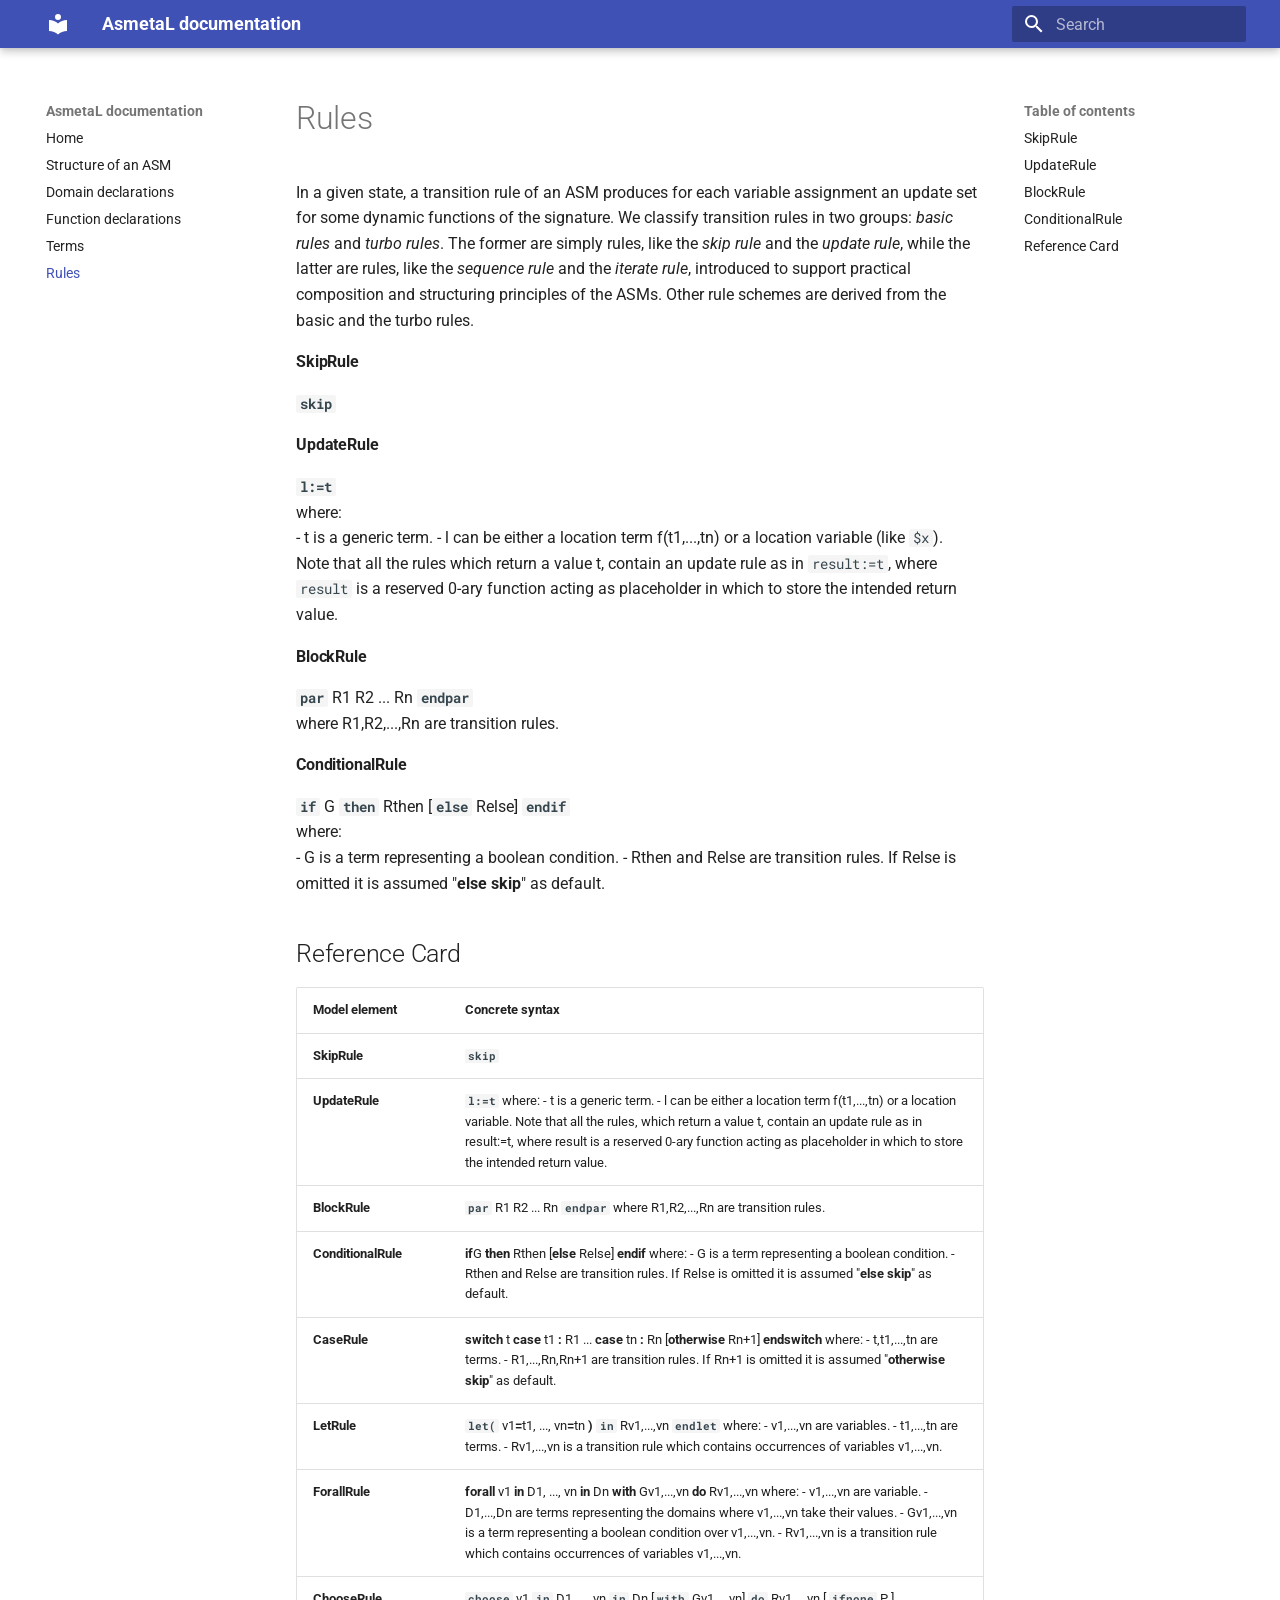
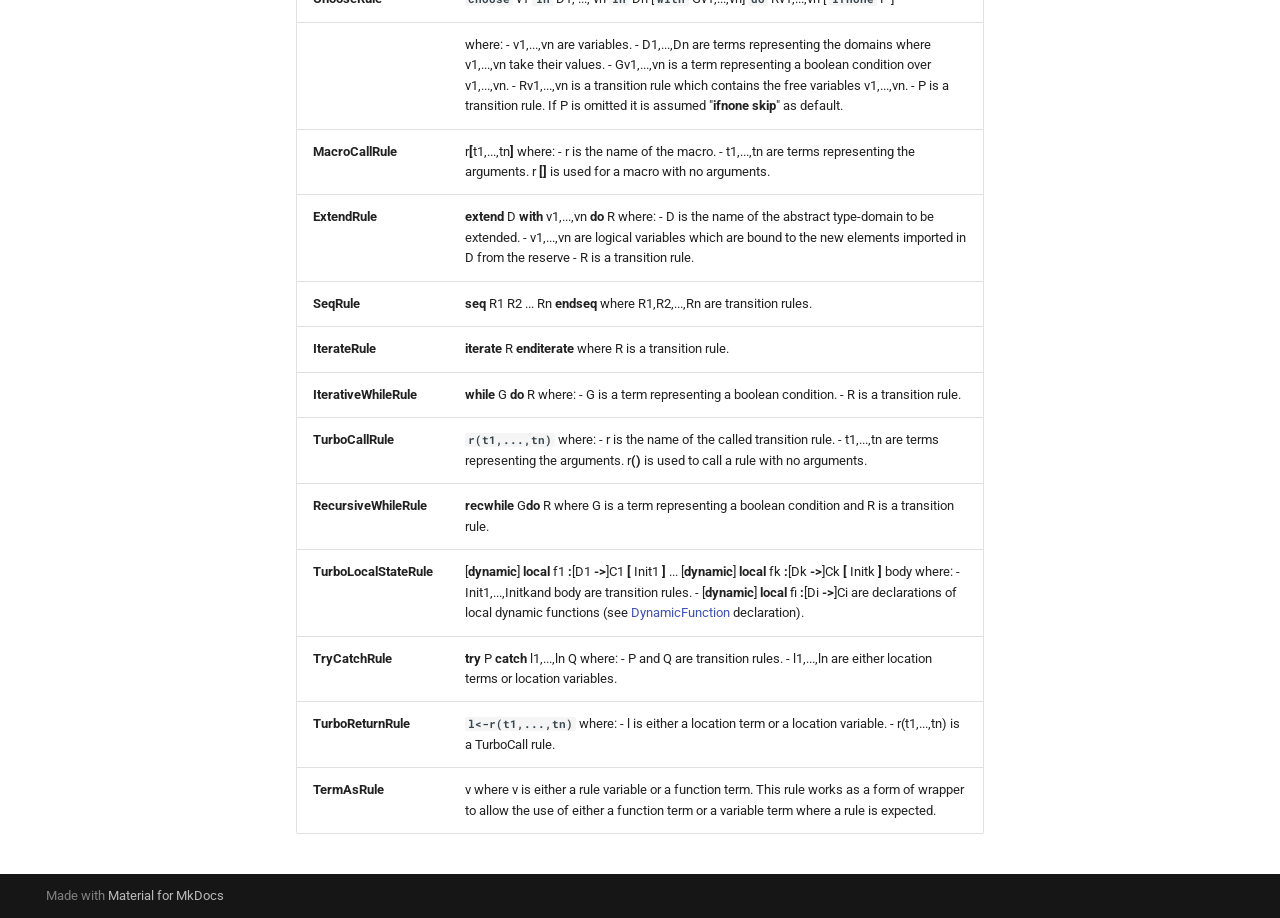
<file: 05_transition_rules/index.html>
<!doctype html>
<html lang="en" class="no-js">
  <head>
    
      <meta charset="utf-8">
      <meta name="viewport" content="width=device-width,initial-scale=1">
      
        <meta name="description" content="Asmeta documentation (for now only asmetal)">
      
      
      
      
        <link rel="prev" href="../04_terms/">
      
      
      
        
      
      
      <link rel="icon" href="../assets/images/favicon.png">
      <meta name="generator" content="mkdocs-1.6.1, mkdocs-material-9.7.5">
    
    
      
        <title>Transition Rules - AsmetaL documentation</title>
      
    
    
      <link rel="stylesheet" href="../assets/stylesheets/main.484c7ddc.min.css">
      
      


    
    
      
    
    
      
        
        
        <link rel="preconnect" href="https://fonts.gstatic.com" crossorigin>
        <link rel="stylesheet" href="https://fonts.googleapis.com/css?family=Roboto:300,300i,400,400i,700,700i%7CRoboto+Mono:400,400i,700,700i&display=fallback">
        <style>:root{--md-text-font:"Roboto";--md-code-font:"Roboto Mono"}</style>
      
    
    
    <script>__md_scope=new URL("..",location),__md_hash=e=>[...e].reduce(((e,_)=>(e<<5)-e+_.charCodeAt(0)),0),__md_get=(e,_=localStorage,t=__md_scope)=>JSON.parse(_.getItem(t.pathname+"."+e)),__md_set=(e,_,t=localStorage,a=__md_scope)=>{try{t.setItem(a.pathname+"."+e,JSON.stringify(_))}catch(e){}}</script>
    
      

    
    
  </head>
  
  
    <body dir="ltr">
  
    
    <input class="md-toggle" data-md-toggle="drawer" type="checkbox" id="__drawer" autocomplete="off">
    <input class="md-toggle" data-md-toggle="search" type="checkbox" id="__search" autocomplete="off">
    <label class="md-overlay" for="__drawer"></label>
    <div data-md-component="skip">
      
        
        <a href="#skiprule" class="md-skip">
          Skip to content
        </a>
      
    </div>
    <div data-md-component="announce">
      
    </div>
    
    
      

  

<header class="md-header md-header--shadow" data-md-component="header">
  <nav class="md-header__inner md-grid" aria-label="Header">
    <a href=".." title="AsmetaL documentation" class="md-header__button md-logo" aria-label="AsmetaL documentation" data-md-component="logo">
      
  
  <svg xmlns="http://www.w3.org/2000/svg" viewBox="0 0 24 24"><path d="M12 8a3 3 0 0 0 3-3 3 3 0 0 0-3-3 3 3 0 0 0-3 3 3 3 0 0 0 3 3m0 3.54C9.64 9.35 6.5 8 3 8v11c3.5 0 6.64 1.35 9 3.54 2.36-2.19 5.5-3.54 9-3.54V8c-3.5 0-6.64 1.35-9 3.54"/></svg>

    </a>
    <label class="md-header__button md-icon" for="__drawer">
      
      <svg xmlns="http://www.w3.org/2000/svg" viewBox="0 0 24 24"><path d="M3 6h18v2H3zm0 5h18v2H3zm0 5h18v2H3z"/></svg>
    </label>
    <div class="md-header__title" data-md-component="header-title">
      <div class="md-header__ellipsis">
        <div class="md-header__topic">
          <span class="md-ellipsis">
            AsmetaL documentation
          </span>
        </div>
        <div class="md-header__topic" data-md-component="header-topic">
          <span class="md-ellipsis">
            
              Transition Rules
            
          </span>
        </div>
      </div>
    </div>
    
    
      <script>var palette=__md_get("__palette");if(palette&&palette.color){if("(prefers-color-scheme)"===palette.color.media){var media=matchMedia("(prefers-color-scheme: light)"),input=document.querySelector(media.matches?"[data-md-color-media='(prefers-color-scheme: light)']":"[data-md-color-media='(prefers-color-scheme: dark)']");palette.color.media=input.getAttribute("data-md-color-media"),palette.color.scheme=input.getAttribute("data-md-color-scheme"),palette.color.primary=input.getAttribute("data-md-color-primary"),palette.color.accent=input.getAttribute("data-md-color-accent")}for(var[key,value]of Object.entries(palette.color))document.body.setAttribute("data-md-color-"+key,value)}</script>
    
    
    
      
      
        <label class="md-header__button md-icon" for="__search">
          
          <svg xmlns="http://www.w3.org/2000/svg" viewBox="0 0 24 24"><path d="M9.5 3A6.5 6.5 0 0 1 16 9.5c0 1.61-.59 3.09-1.56 4.23l.27.27h.79l5 5-1.5 1.5-5-5v-.79l-.27-.27A6.52 6.52 0 0 1 9.5 16 6.5 6.5 0 0 1 3 9.5 6.5 6.5 0 0 1 9.5 3m0 2C7 5 5 7 5 9.5S7 14 9.5 14 14 12 14 9.5 12 5 9.5 5"/></svg>
        </label>
        <div class="md-search" data-md-component="search" role="dialog">
  <label class="md-search__overlay" for="__search"></label>
  <div class="md-search__inner" role="search">
    <form class="md-search__form" name="search">
      <input type="text" class="md-search__input" name="query" aria-label="Search" placeholder="Search" autocapitalize="off" autocorrect="off" autocomplete="off" spellcheck="false" data-md-component="search-query" required>
      <label class="md-search__icon md-icon" for="__search">
        
        <svg xmlns="http://www.w3.org/2000/svg" viewBox="0 0 24 24"><path d="M9.5 3A6.5 6.5 0 0 1 16 9.5c0 1.61-.59 3.09-1.56 4.23l.27.27h.79l5 5-1.5 1.5-5-5v-.79l-.27-.27A6.52 6.52 0 0 1 9.5 16 6.5 6.5 0 0 1 3 9.5 6.5 6.5 0 0 1 9.5 3m0 2C7 5 5 7 5 9.5S7 14 9.5 14 14 12 14 9.5 12 5 9.5 5"/></svg>
        
        <svg xmlns="http://www.w3.org/2000/svg" viewBox="0 0 24 24"><path d="M20 11v2H8l5.5 5.5-1.42 1.42L4.16 12l7.92-7.92L13.5 5.5 8 11z"/></svg>
      </label>
      <nav class="md-search__options" aria-label="Search">
        
        <button type="reset" class="md-search__icon md-icon" title="Clear" aria-label="Clear" tabindex="-1">
          
          <svg xmlns="http://www.w3.org/2000/svg" viewBox="0 0 24 24"><path d="M19 6.41 17.59 5 12 10.59 6.41 5 5 6.41 10.59 12 5 17.59 6.41 19 12 13.41 17.59 19 19 17.59 13.41 12z"/></svg>
        </button>
      </nav>
      
    </form>
    <div class="md-search__output">
      <div class="md-search__scrollwrap" tabindex="0" data-md-scrollfix>
        <div class="md-search-result" data-md-component="search-result">
          <div class="md-search-result__meta">
            Initializing search
          </div>
          <ol class="md-search-result__list" role="presentation"></ol>
        </div>
      </div>
    </div>
  </div>
</div>
      
    
    
  </nav>
  
</header>
    
    <div class="md-container" data-md-component="container">
      
      
        
          
        
      
      <main class="md-main" data-md-component="main">
        <div class="md-main__inner md-grid">
          
            
              
              <div class="md-sidebar md-sidebar--primary" data-md-component="sidebar" data-md-type="navigation" >
                <div class="md-sidebar__scrollwrap">
                  <div class="md-sidebar__inner">
                    



<nav class="md-nav md-nav--primary" aria-label="Navigation" data-md-level="0">
  <label class="md-nav__title" for="__drawer">
    <a href=".." title="AsmetaL documentation" class="md-nav__button md-logo" aria-label="AsmetaL documentation" data-md-component="logo">
      
  
  <svg xmlns="http://www.w3.org/2000/svg" viewBox="0 0 24 24"><path d="M12 8a3 3 0 0 0 3-3 3 3 0 0 0-3-3 3 3 0 0 0-3 3 3 3 0 0 0 3 3m0 3.54C9.64 9.35 6.5 8 3 8v11c3.5 0 6.64 1.35 9 3.54 2.36-2.19 5.5-3.54 9-3.54V8c-3.5 0-6.64 1.35-9 3.54"/></svg>

    </a>
    AsmetaL documentation
  </label>
  
  <ul class="md-nav__list" data-md-scrollfix>
    
      
      
  
  
  
  
    <li class="md-nav__item">
      <a href=".." class="md-nav__link">
        
  
  
  <span class="md-ellipsis">
    
  
    Home
  

    
  </span>
  
  

      </a>
    </li>
  

    
      
      
  
  
  
  
    <li class="md-nav__item">
      <a href="../01-structure-of-an-asm/" class="md-nav__link">
        
  
  
  <span class="md-ellipsis">
    
  
    Structure of an ASM
  

    
  </span>
  
  

      </a>
    </li>
  

    
      
      
  
  
  
  
    <li class="md-nav__item">
      <a href="../02_domain_declaration/" class="md-nav__link">
        
  
  
  <span class="md-ellipsis">
    
  
    Domain declarations
  

    
  </span>
  
  

      </a>
    </li>
  

    
      
      
  
  
  
  
    <li class="md-nav__item">
      <a href="../03_function_declarations/" class="md-nav__link">
        
  
  
  <span class="md-ellipsis">
    
  
    Function declarations
  

    
  </span>
  
  

      </a>
    </li>
  

    
      
      
  
  
  
  
    <li class="md-nav__item">
      <a href="../04_terms/" class="md-nav__link">
        
  
  
  <span class="md-ellipsis">
    
  
    Terms
  

    
  </span>
  
  

      </a>
    </li>
  

    
      
      
  
  
    
  
  
  
    <li class="md-nav__item md-nav__item--active">
      
      <input class="md-nav__toggle md-toggle" type="checkbox" id="__toc">
      
      
      
        <label class="md-nav__link md-nav__link--active" for="__toc">
          
  
  
  <span class="md-ellipsis">
    
  
    Rules
  

    
  </span>
  
  

          <span class="md-nav__icon md-icon"></span>
        </label>
      
      <a href="./" class="md-nav__link md-nav__link--active">
        
  
  
  <span class="md-ellipsis">
    
  
    Rules
  

    
  </span>
  
  

      </a>
      
        

<nav class="md-nav md-nav--secondary" aria-label="Table of contents">
  
  
  
  
    <label class="md-nav__title" for="__toc">
      <span class="md-nav__icon md-icon"></span>
      Table of contents
    </label>
    <ul class="md-nav__list" data-md-component="toc" data-md-scrollfix>
      
        <li class="md-nav__item">
  <a href="#skiprule" class="md-nav__link">
    <span class="md-ellipsis">
      
        SkipRule
      
    </span>
  </a>
  
</li>
      
        <li class="md-nav__item">
  <a href="#updaterule" class="md-nav__link">
    <span class="md-ellipsis">
      
        UpdateRule
      
    </span>
  </a>
  
</li>
      
        <li class="md-nav__item">
  <a href="#blockrule" class="md-nav__link">
    <span class="md-ellipsis">
      
        BlockRule
      
    </span>
  </a>
  
</li>
      
        <li class="md-nav__item">
  <a href="#conditionalrule" class="md-nav__link">
    <span class="md-ellipsis">
      
        ConditionalRule
      
    </span>
  </a>
  
</li>
      
        <li class="md-nav__item">
  <a href="#reference-card" class="md-nav__link">
    <span class="md-ellipsis">
      
        Reference Card
      
    </span>
  </a>
  
</li>
      
    </ul>
  
</nav>
      
    </li>
  

    
  </ul>
</nav>
                  </div>
                </div>
              </div>
            
            
              
              <div class="md-sidebar md-sidebar--secondary" data-md-component="sidebar" data-md-type="toc" >
                <div class="md-sidebar__scrollwrap">
                  <div class="md-sidebar__inner">
                    

<nav class="md-nav md-nav--secondary" aria-label="Table of contents">
  
  
  
  
    <label class="md-nav__title" for="__toc">
      <span class="md-nav__icon md-icon"></span>
      Table of contents
    </label>
    <ul class="md-nav__list" data-md-component="toc" data-md-scrollfix>
      
        <li class="md-nav__item">
  <a href="#skiprule" class="md-nav__link">
    <span class="md-ellipsis">
      
        SkipRule
      
    </span>
  </a>
  
</li>
      
        <li class="md-nav__item">
  <a href="#updaterule" class="md-nav__link">
    <span class="md-ellipsis">
      
        UpdateRule
      
    </span>
  </a>
  
</li>
      
        <li class="md-nav__item">
  <a href="#blockrule" class="md-nav__link">
    <span class="md-ellipsis">
      
        BlockRule
      
    </span>
  </a>
  
</li>
      
        <li class="md-nav__item">
  <a href="#conditionalrule" class="md-nav__link">
    <span class="md-ellipsis">
      
        ConditionalRule
      
    </span>
  </a>
  
</li>
      
        <li class="md-nav__item">
  <a href="#reference-card" class="md-nav__link">
    <span class="md-ellipsis">
      
        Reference Card
      
    </span>
  </a>
  
</li>
      
    </ul>
  
</nav>
                  </div>
                </div>
              </div>
            
          
          
            <div class="md-content" data-md-component="content">
              
              <article class="md-content__inner md-typeset">
                
                  



  <h1>Rules</h1>

<p>In a given state, a
transition rule of an ASM produces for each variable assignment an update set
for some dynamic functions of the signature. We classify transition rules in
two groups: <em>basic rules</em> and <em>turbo rules</em>. The former are
simply rules, like the <em>skip rule</em> and the <em>update rule</em>, while
the latter are rules, like the <em>sequence rule</em> and the <em>iterate rule</em>,
introduced to support practical composition and structuring principles of the ASMs. Other rule schemes are derived from the basic and the
turbo rules.</p>
<h4 id="skiprule">SkipRule</h4>
<p><strong><code>skip</code></strong> </p>
<h4 id="updaterule">UpdateRule</h4>
<p><strong><code>l:=t</code></strong>  <br />
where:<br />
- t is a generic term.
- l can be either a location term f(t1,...,tn) or a location variable (like <code>$x</code>).    <br />
Note that all the rules which return a value t, contain an update rule as in <code>result:=t</code>, where <code>result</code> is a reserved 0-ary function  acting as placeholder in which to store the intended return value. </p>
<h4 id="blockrule">BlockRule</h4>
<p><strong><code>par</code></strong> R1 R2 ... Rn <strong><code>endpar</code></strong><br />
where R1,R2,...,Rn are transition rules. </p>
<h4 id="conditionalrule">ConditionalRule</h4>
<p><strong><code>if</code></strong> G <strong><code>then</code></strong> Rthen [<strong><code>else</code></strong> Relse] <strong><code>endif</code></strong><br />
where:<br />
- G is a term representing a boolean condition.
- Rthen and Relse are transition rules. If Relse is omitted it  is assumed "<strong>else skip</strong>" as default.</p>
<h2 id="reference-card">Reference Card</h2>
<table>
<thead>
<tr>
<th><strong>Model element</strong></th>
<th><strong>Concrete syntax</strong></th>
</tr>
</thead>
<tbody>
<tr>
<td><strong>SkipRule</strong></td>
<td><strong><code>skip</code></strong></td>
</tr>
<tr>
<td><strong>UpdateRule</strong></td>
<td><strong><code>l:=t</code></strong>    where:  - t is a generic term.      - l can be either a location term f(t1,...,tn) or a location variable.      Note that all the rules, which return a value t, contain an update rule as in result:=t, where result is a reserved 0-ary function  acting as placeholder in which to store the intended return value.</td>
</tr>
<tr>
<td><strong>BlockRule</strong></td>
<td><strong><code>par</code></strong> R1 R2 ... Rn <strong><code>endpar</code></strong>  where R1,R2,...,Rn are transition rules.</td>
</tr>
<tr>
<td><strong>ConditionalRule</strong></td>
<td><strong>if</strong>G <strong>then</strong> Rthen [<strong>else</strong> Relse] <strong>endif</strong>  where:  - G is a term representing a boolean condition.  - Rthen and Relse are transition rules. If  Relse is omitted it  is assumed "<strong>else skip</strong>" as default.</td>
</tr>
<tr>
<td><strong>CaseRule</strong></td>
<td><strong>switch</strong> t <strong>case</strong> t1 <strong>:</strong> R1 ... <strong>case</strong> tn <strong>:</strong> Rn [<strong>otherwise</strong> Rn+1] <strong>endswitch</strong>  where:  - t,t1,...,tn are terms.   - R1,...,Rn,Rn+1 are transition rules. If  Rn+1 is omitted it is assumed "<strong>otherwise  skip</strong>" as default.</td>
</tr>
<tr>
<td><strong>LetRule</strong></td>
<td><strong><code>let(</code></strong> v1<strong>=</strong>t1,  ..., vn<strong>=</strong>tn <strong>)</strong> <strong><code>in</code></strong> Rv1,...,vn <strong><code>endlet</code></strong>  where:  - v1,...,vn are variables.  - t1,...,tn are terms.   - Rv1,...,vn is a transition rule which  contains occurrences of variables v1,...,vn.</td>
</tr>
<tr>
<td><strong>ForallRule</strong></td>
<td><strong>forall</strong> v1 <strong>in</strong> D1, ..., vn <strong>in</strong> Dn <strong>with</strong> Gv1,...,vn <strong>do</strong> Rv1,...,vn  where:  - v1,...,vn are variable.   - D1,...,Dn are terms representing the domains where v1,...,vn take their values.     - Gv1,...,vn is a term representing a boolean condition over v1,...,vn.      - Rv1,...,vn is a transition rule which  contains occurrences of variables v1,...,vn.</td>
</tr>
<tr>
<td><strong>ChooseRule</strong></td>
<td><strong><code>choose</code></strong> v1 <strong><code>in</code></strong> D1, ..., vn <strong><code>in</code></strong> Dn [<strong><code>with</code></strong> Gv1,...,vn] <strong><code>do</code></strong> Rv1,...,vn [ <strong><code>ifnone</code></strong> P ]</td>
</tr>
<tr>
<td></td>
<td>where:  - v1,...,vn are variables.     - D1,...,Dn are terms representing the  domains where v1,...,vn take their values.   - Gv1,...,vn is a term representing a boolean condition over v1,...,vn.   - Rv1,...,vn is a transition rule which  contains the free variables v1,...,vn.      - P is a transition  rule. If  P is omitted it is assumed "<strong>ifnone</strong> <strong>skip</strong>" as default.</td>
</tr>
<tr>
<td><strong>MacroCallRule</strong></td>
<td>r<strong>[</strong>t1,...,tn<strong>]</strong>  where:  - r is the name of the macro.   - t1,...,tn are terms representing the arguments.  r <strong>[]</strong>  is used for a macro with no  arguments.</td>
</tr>
<tr>
<td><strong>ExtendRule</strong></td>
<td><strong>extend</strong> D <strong>with</strong> v1,...,vn <strong>do</strong> R  where:  - D is the name of the abstract type-domain to be extended.  - v1,...,vn are logical variables which are bound to the  new elements imported in D from the reserve      - R is a transition rule.</td>
</tr>
<tr>
<td><strong>SeqRule</strong></td>
<td><strong>seq</strong>  R1 R2 ... Rn <strong>endseq</strong>  where R1,R2,...,Rn are transition rules.</td>
</tr>
<tr>
<td><strong>IterateRule</strong></td>
<td><strong>iterate</strong> R <strong>enditerate</strong>  where R is a transition rule.</td>
</tr>
<tr>
<td><strong>IterativeWhileRule</strong></td>
<td><strong>while</strong> G <strong>do</strong> R      where:  - G is a term representing a boolean condition.    - R is a transition rule.</td>
</tr>
<tr>
<td><strong>TurboCallRule</strong></td>
<td><strong><code>r(t1,...,tn)</code></strong>  where:  - r is the name of the called transition rule.   - t1,...,tn are terms representing the arguments.  r<strong>(</strong><strong>)</strong> is used to call a rule with no  arguments.</td>
</tr>
<tr>
<td><strong>RecursiveWhileRule</strong></td>
<td><strong>recwhile</strong>  G<strong>do</strong> R  where G is a term representing a boolean condition and R is a transition rule.</td>
</tr>
<tr>
<td><strong>TurboLocalStateRule</strong></td>
<td>[<strong>dynamic</strong>] <strong>local</strong> f1 <strong>:</strong>[D1 <strong>-&gt;</strong>]C1 <strong>[</strong> Init1 <strong>]</strong>  ...  [<strong>dynamic</strong>] <strong>local</strong> fk <strong>:</strong>[Dk <strong>-&gt;</strong>]Ck <strong>[</strong> Initk <strong>]</strong>  body  where:  - Init1,...,Initkand body  are transition rules.      - [<strong>dynamic</strong>] <strong>local</strong> fi <strong>:</strong>[Di <strong>-&gt;</strong>]Ci are declarations of local dynamic functions (see <a href="#FDDynamFun">DynamicFunction</a> declaration).</td>
</tr>
<tr>
<td><strong>TryCatchRule</strong></td>
<td><strong>try</strong> P <strong>catch</strong> l1,...,ln Q  where:   - P and Q are transition rules.      - l1,...,ln are either location terms or location  variables.</td>
</tr>
<tr>
<td><strong>TurboReturnRule</strong></td>
<td><strong><code>l&lt;-r(t1,...,tn)</code></strong>  where:  - l is either a location term or a location variable.   - r(t1,...,tn) is a TurboCall rule.</td>
</tr>
<tr>
<td><strong>TermAsRule</strong></td>
<td>v  where v is either a rule variable or a  function term. This rule works as a form of wrapper to allow the use of  either a function term or a variable term where a rule is expected.</td>
</tr>
</tbody>
</table>







  
  






                
              </article>
            </div>
          
          
<script>var target=document.getElementById(location.hash.slice(1));target&&target.name&&(target.checked=target.name.startsWith("__tabbed_"))</script>
        </div>
        
      </main>
      
        <footer class="md-footer">
  
  <div class="md-footer-meta md-typeset">
    <div class="md-footer-meta__inner md-grid">
      <div class="md-copyright">
  
  
    Made with
    <a href="https://squidfunk.github.io/mkdocs-material/" target="_blank" rel="noopener">
      Material for MkDocs
    </a>
  
</div>
      
    </div>
  </div>
</footer>
      
    </div>
    <div class="md-dialog" data-md-component="dialog">
      <div class="md-dialog__inner md-typeset"></div>
    </div>
    
    
    
      
      
      <script id="__config" type="application/json">{"annotate": null, "base": "..", "features": [], "search": "../assets/javascripts/workers/search.2c215733.min.js", "tags": null, "translations": {"clipboard.copied": "Copied to clipboard", "clipboard.copy": "Copy to clipboard", "search.result.more.one": "1 more on this page", "search.result.more.other": "# more on this page", "search.result.none": "No matching documents", "search.result.one": "1 matching document", "search.result.other": "# matching documents", "search.result.placeholder": "Type to start searching", "search.result.term.missing": "Missing", "select.version": "Select version"}, "version": null}</script>
    
    
      <script src="../assets/javascripts/bundle.79ae519e.min.js"></script>
      
    
  </body>
</html>
</file>
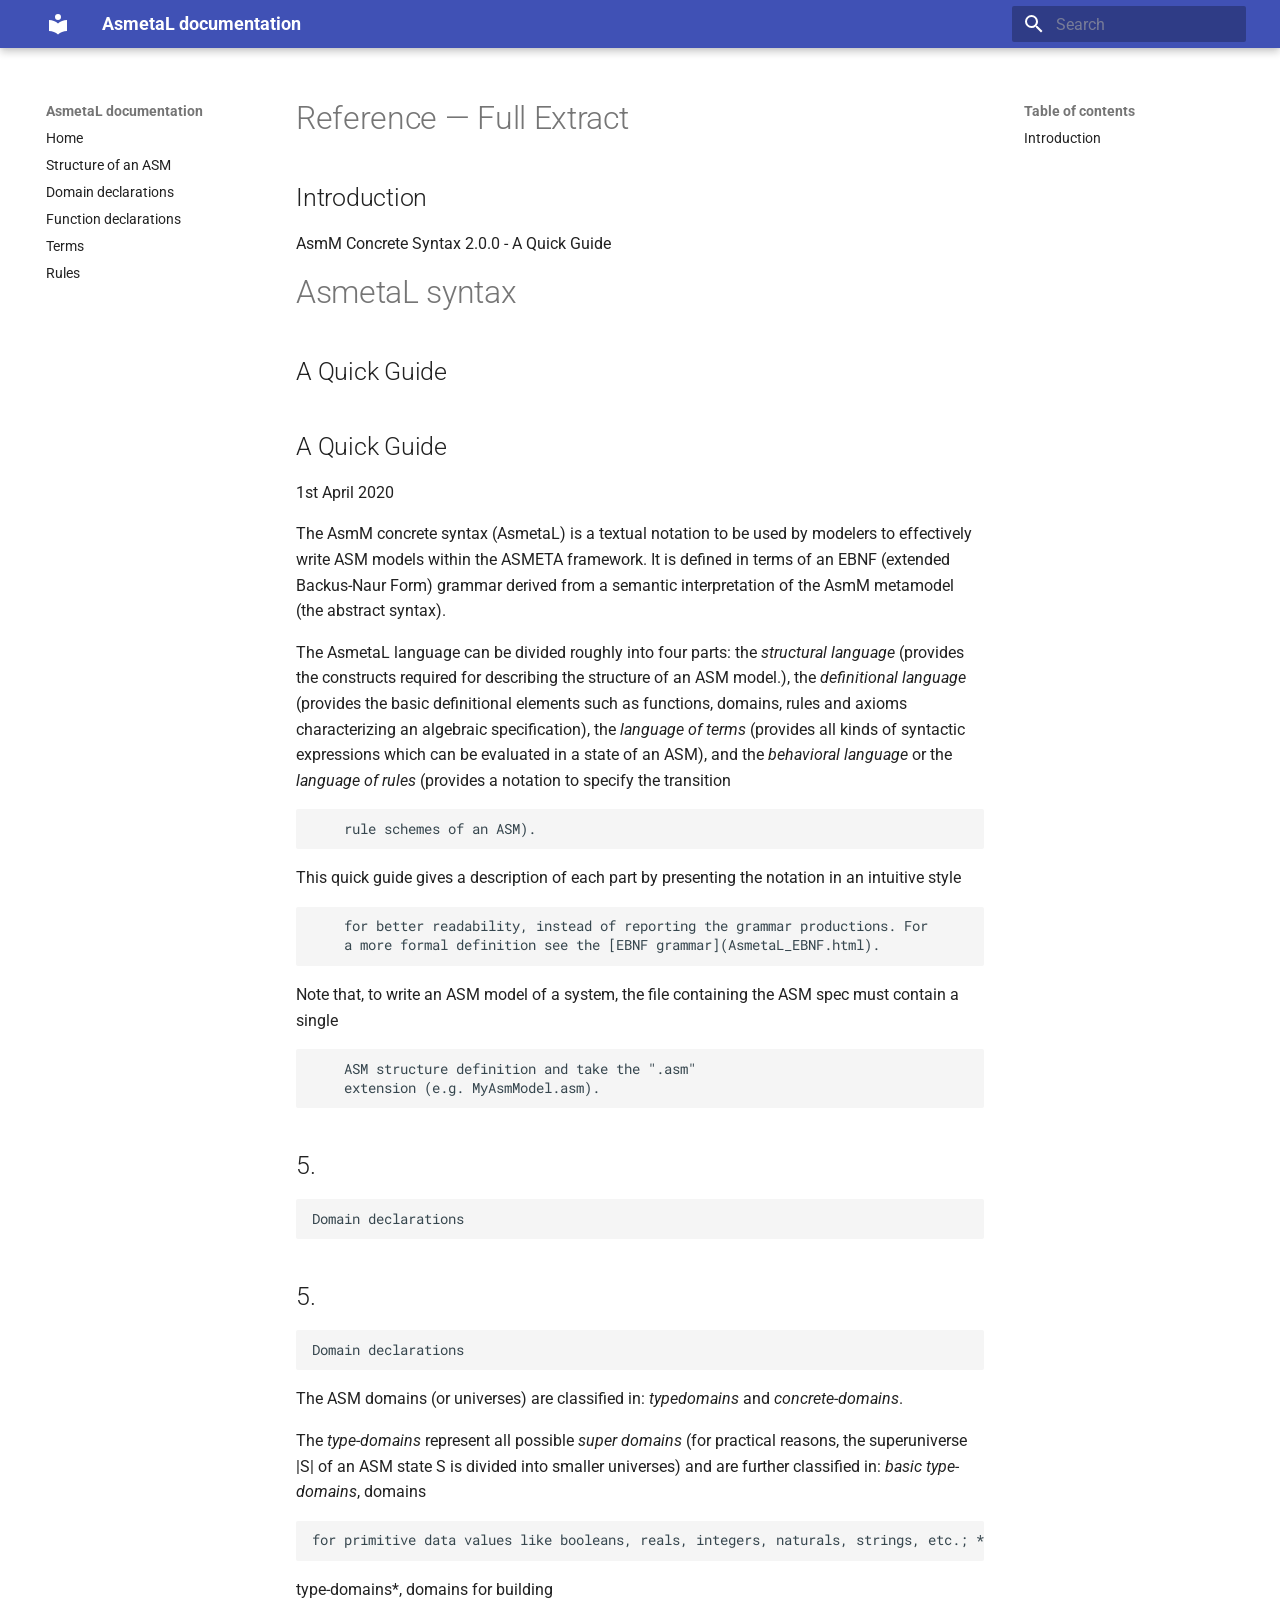
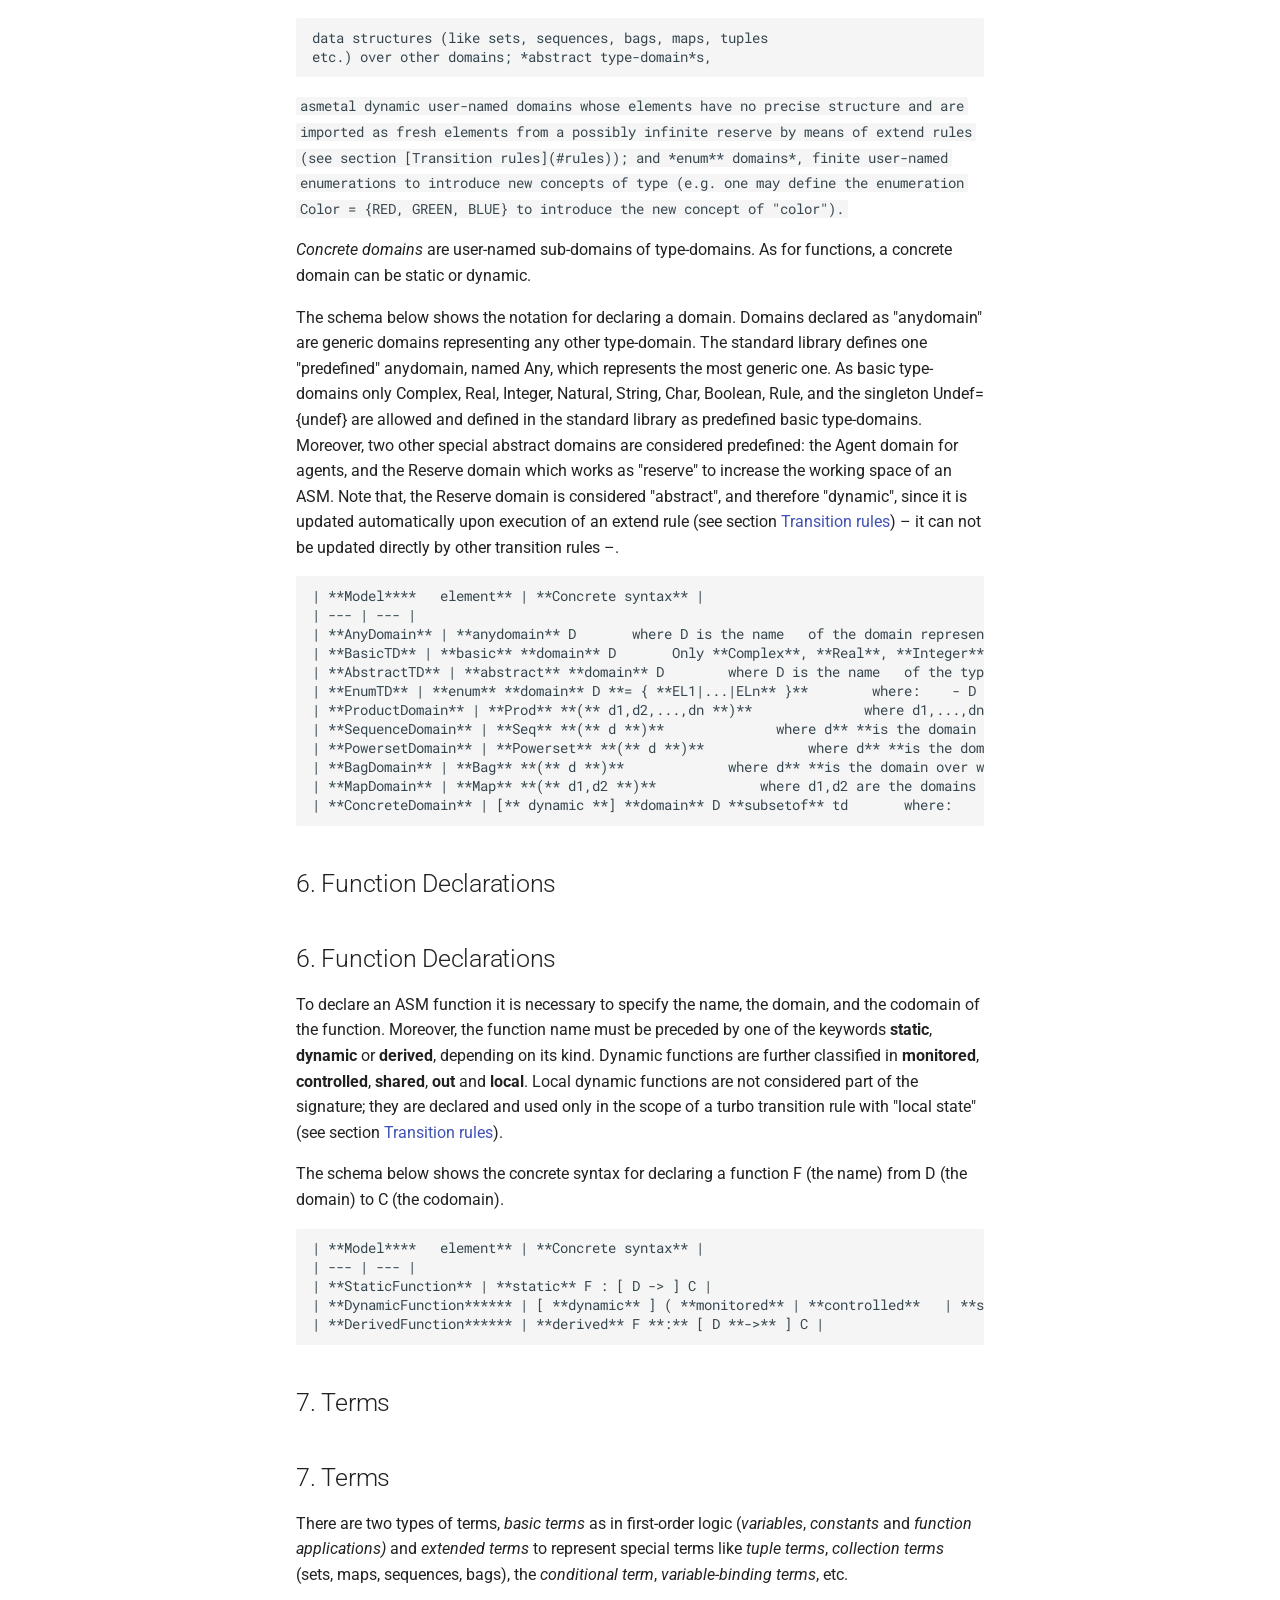
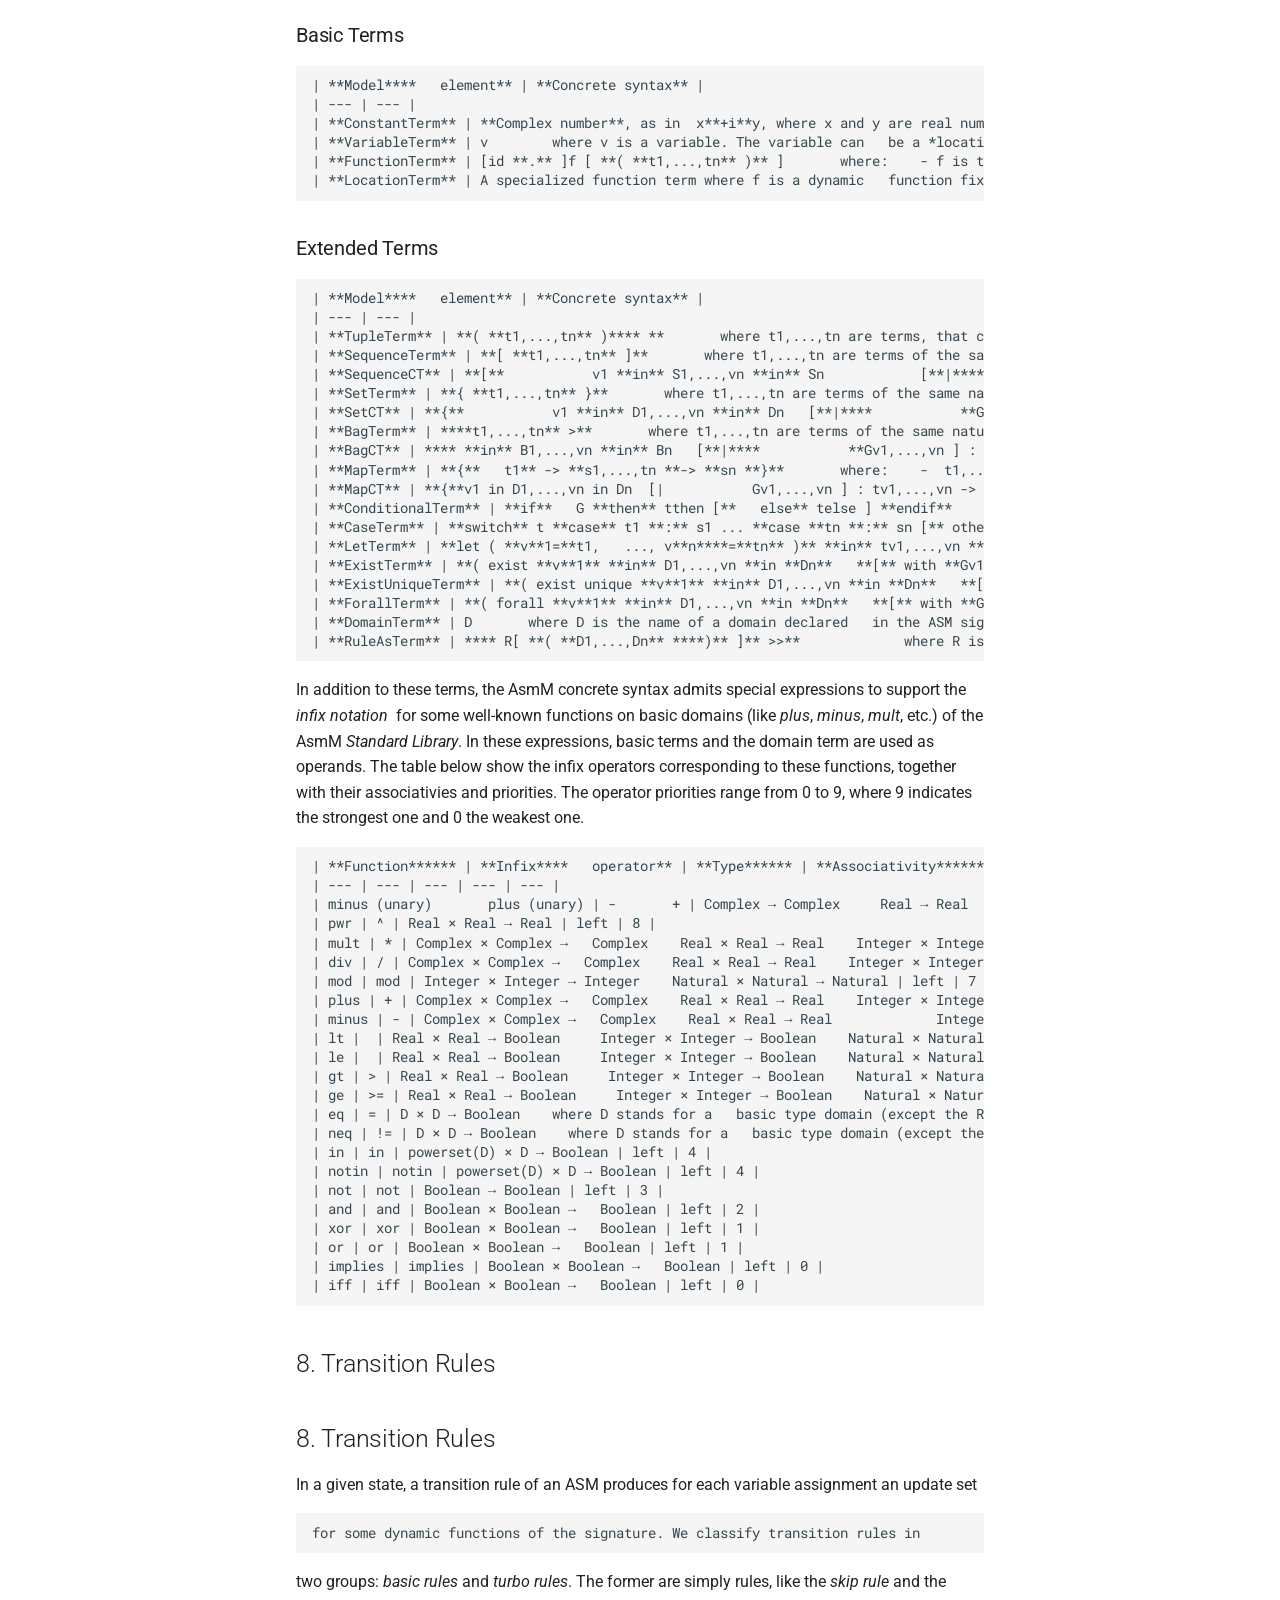
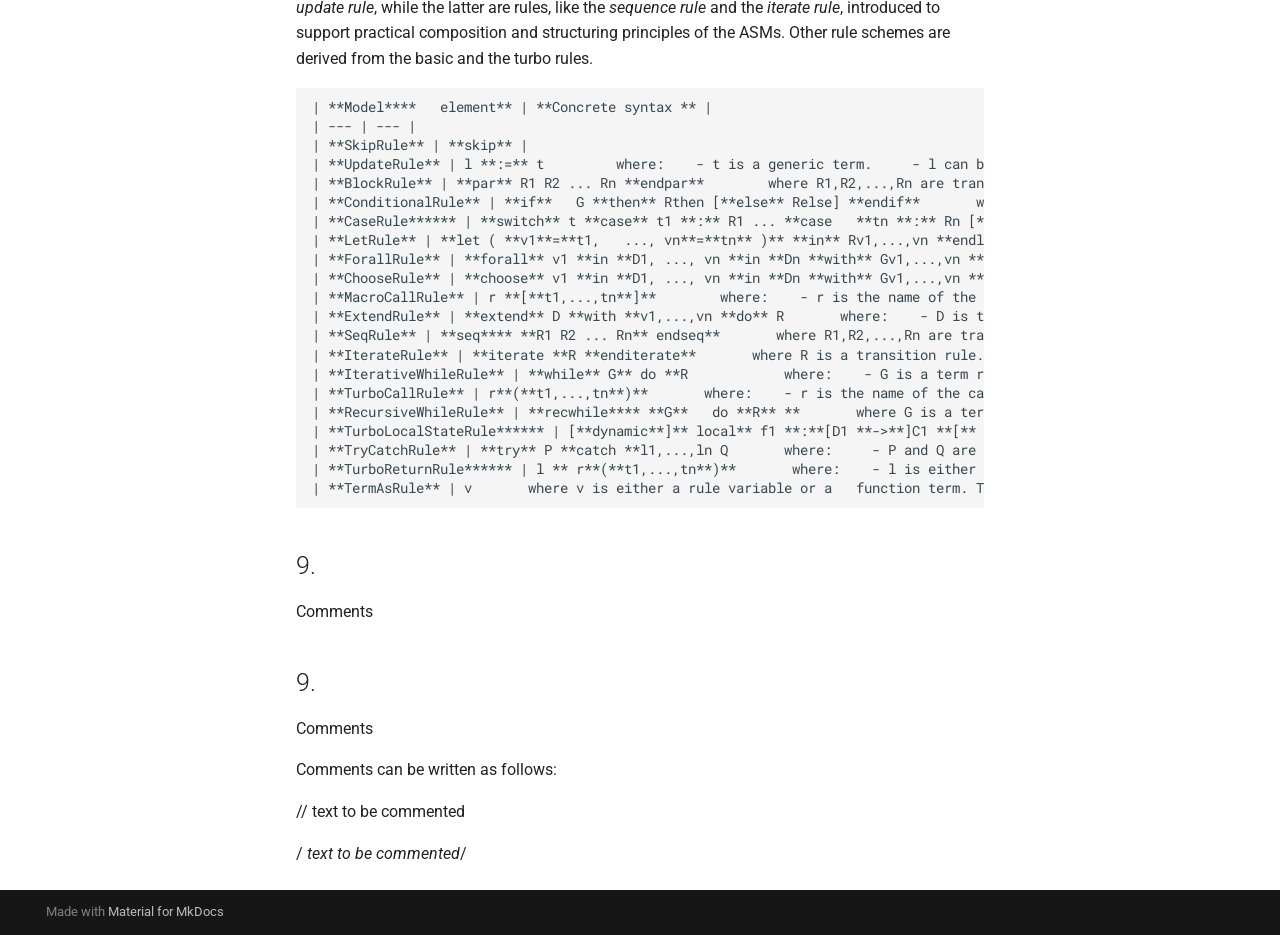
<file: reference/index.html>
<!doctype html>
<html lang="en" class="no-js">
  <head>
    
      <meta charset="utf-8">
      <meta name="viewport" content="width=device-width,initial-scale=1">
      
        <meta name="description" content="Asmeta documentation (for now only asmetal)">
      
      
      
      
      
      
        
      
      
      <link rel="icon" href="../assets/images/favicon.png">
      <meta name="generator" content="mkdocs-1.6.1, mkdocs-material-9.7.5">
    
    
      
        <title>Reference — Full Extract - AsmetaL documentation</title>
      
    
    
      <link rel="stylesheet" href="../assets/stylesheets/main.484c7ddc.min.css">
      
      


    
    
      
    
    
      
        
        
        <link rel="preconnect" href="https://fonts.gstatic.com" crossorigin>
        <link rel="stylesheet" href="https://fonts.googleapis.com/css?family=Roboto:300,300i,400,400i,700,700i%7CRoboto+Mono:400,400i,700,700i&display=fallback">
        <style>:root{--md-text-font:"Roboto";--md-code-font:"Roboto Mono"}</style>
      
    
    
    <script>__md_scope=new URL("..",location),__md_hash=e=>[...e].reduce(((e,_)=>(e<<5)-e+_.charCodeAt(0)),0),__md_get=(e,_=localStorage,t=__md_scope)=>JSON.parse(_.getItem(t.pathname+"."+e)),__md_set=(e,_,t=localStorage,a=__md_scope)=>{try{t.setItem(a.pathname+"."+e,JSON.stringify(_))}catch(e){}}</script>
    
      

    
    
  </head>
  
  
    <body dir="ltr">
  
    
    <input class="md-toggle" data-md-toggle="drawer" type="checkbox" id="__drawer" autocomplete="off">
    <input class="md-toggle" data-md-toggle="search" type="checkbox" id="__search" autocomplete="off">
    <label class="md-overlay" for="__drawer"></label>
    <div data-md-component="skip">
      
        
        <a href="#reference-full-extract" class="md-skip">
          Skip to content
        </a>
      
    </div>
    <div data-md-component="announce">
      
    </div>
    
    
      

  

<header class="md-header md-header--shadow" data-md-component="header">
  <nav class="md-header__inner md-grid" aria-label="Header">
    <a href=".." title="AsmetaL documentation" class="md-header__button md-logo" aria-label="AsmetaL documentation" data-md-component="logo">
      
  
  <svg xmlns="http://www.w3.org/2000/svg" viewBox="0 0 24 24"><path d="M12 8a3 3 0 0 0 3-3 3 3 0 0 0-3-3 3 3 0 0 0-3 3 3 3 0 0 0 3 3m0 3.54C9.64 9.35 6.5 8 3 8v11c3.5 0 6.64 1.35 9 3.54 2.36-2.19 5.5-3.54 9-3.54V8c-3.5 0-6.64 1.35-9 3.54"/></svg>

    </a>
    <label class="md-header__button md-icon" for="__drawer">
      
      <svg xmlns="http://www.w3.org/2000/svg" viewBox="0 0 24 24"><path d="M3 6h18v2H3zm0 5h18v2H3zm0 5h18v2H3z"/></svg>
    </label>
    <div class="md-header__title" data-md-component="header-title">
      <div class="md-header__ellipsis">
        <div class="md-header__topic">
          <span class="md-ellipsis">
            AsmetaL documentation
          </span>
        </div>
        <div class="md-header__topic" data-md-component="header-topic">
          <span class="md-ellipsis">
            
              Reference — Full Extract
            
          </span>
        </div>
      </div>
    </div>
    
    
      <script>var palette=__md_get("__palette");if(palette&&palette.color){if("(prefers-color-scheme)"===palette.color.media){var media=matchMedia("(prefers-color-scheme: light)"),input=document.querySelector(media.matches?"[data-md-color-media='(prefers-color-scheme: light)']":"[data-md-color-media='(prefers-color-scheme: dark)']");palette.color.media=input.getAttribute("data-md-color-media"),palette.color.scheme=input.getAttribute("data-md-color-scheme"),palette.color.primary=input.getAttribute("data-md-color-primary"),palette.color.accent=input.getAttribute("data-md-color-accent")}for(var[key,value]of Object.entries(palette.color))document.body.setAttribute("data-md-color-"+key,value)}</script>
    
    
    
      
      
        <label class="md-header__button md-icon" for="__search">
          
          <svg xmlns="http://www.w3.org/2000/svg" viewBox="0 0 24 24"><path d="M9.5 3A6.5 6.5 0 0 1 16 9.5c0 1.61-.59 3.09-1.56 4.23l.27.27h.79l5 5-1.5 1.5-5-5v-.79l-.27-.27A6.52 6.52 0 0 1 9.5 16 6.5 6.5 0 0 1 3 9.5 6.5 6.5 0 0 1 9.5 3m0 2C7 5 5 7 5 9.5S7 14 9.5 14 14 12 14 9.5 12 5 9.5 5"/></svg>
        </label>
        <div class="md-search" data-md-component="search" role="dialog">
  <label class="md-search__overlay" for="__search"></label>
  <div class="md-search__inner" role="search">
    <form class="md-search__form" name="search">
      <input type="text" class="md-search__input" name="query" aria-label="Search" placeholder="Search" autocapitalize="off" autocorrect="off" autocomplete="off" spellcheck="false" data-md-component="search-query" required>
      <label class="md-search__icon md-icon" for="__search">
        
        <svg xmlns="http://www.w3.org/2000/svg" viewBox="0 0 24 24"><path d="M9.5 3A6.5 6.5 0 0 1 16 9.5c0 1.61-.59 3.09-1.56 4.23l.27.27h.79l5 5-1.5 1.5-5-5v-.79l-.27-.27A6.52 6.52 0 0 1 9.5 16 6.5 6.5 0 0 1 3 9.5 6.5 6.5 0 0 1 9.5 3m0 2C7 5 5 7 5 9.5S7 14 9.5 14 14 12 14 9.5 12 5 9.5 5"/></svg>
        
        <svg xmlns="http://www.w3.org/2000/svg" viewBox="0 0 24 24"><path d="M20 11v2H8l5.5 5.5-1.42 1.42L4.16 12l7.92-7.92L13.5 5.5 8 11z"/></svg>
      </label>
      <nav class="md-search__options" aria-label="Search">
        
        <button type="reset" class="md-search__icon md-icon" title="Clear" aria-label="Clear" tabindex="-1">
          
          <svg xmlns="http://www.w3.org/2000/svg" viewBox="0 0 24 24"><path d="M19 6.41 17.59 5 12 10.59 6.41 5 5 6.41 10.59 12 5 17.59 6.41 19 12 13.41 17.59 19 19 17.59 13.41 12z"/></svg>
        </button>
      </nav>
      
    </form>
    <div class="md-search__output">
      <div class="md-search__scrollwrap" tabindex="0" data-md-scrollfix>
        <div class="md-search-result" data-md-component="search-result">
          <div class="md-search-result__meta">
            Initializing search
          </div>
          <ol class="md-search-result__list" role="presentation"></ol>
        </div>
      </div>
    </div>
  </div>
</div>
      
    
    
  </nav>
  
</header>
    
    <div class="md-container" data-md-component="container">
      
      
        
          
        
      
      <main class="md-main" data-md-component="main">
        <div class="md-main__inner md-grid">
          
            
              
              <div class="md-sidebar md-sidebar--primary" data-md-component="sidebar" data-md-type="navigation" >
                <div class="md-sidebar__scrollwrap">
                  <div class="md-sidebar__inner">
                    



<nav class="md-nav md-nav--primary" aria-label="Navigation" data-md-level="0">
  <label class="md-nav__title" for="__drawer">
    <a href=".." title="AsmetaL documentation" class="md-nav__button md-logo" aria-label="AsmetaL documentation" data-md-component="logo">
      
  
  <svg xmlns="http://www.w3.org/2000/svg" viewBox="0 0 24 24"><path d="M12 8a3 3 0 0 0 3-3 3 3 0 0 0-3-3 3 3 0 0 0-3 3 3 3 0 0 0 3 3m0 3.54C9.64 9.35 6.5 8 3 8v11c3.5 0 6.64 1.35 9 3.54 2.36-2.19 5.5-3.54 9-3.54V8c-3.5 0-6.64 1.35-9 3.54"/></svg>

    </a>
    AsmetaL documentation
  </label>
  
  <ul class="md-nav__list" data-md-scrollfix>
    
      
      
  
  
  
  
    <li class="md-nav__item">
      <a href=".." class="md-nav__link">
        
  
  
  <span class="md-ellipsis">
    
  
    Home
  

    
  </span>
  
  

      </a>
    </li>
  

    
      
      
  
  
  
  
    <li class="md-nav__item">
      <a href="../01-structure-of-an-asm/" class="md-nav__link">
        
  
  
  <span class="md-ellipsis">
    
  
    Structure of an ASM
  

    
  </span>
  
  

      </a>
    </li>
  

    
      
      
  
  
  
  
    <li class="md-nav__item">
      <a href="../02_domain_declaration/" class="md-nav__link">
        
  
  
  <span class="md-ellipsis">
    
  
    Domain declarations
  

    
  </span>
  
  

      </a>
    </li>
  

    
      
      
  
  
  
  
    <li class="md-nav__item">
      <a href="../03_function_declarations/" class="md-nav__link">
        
  
  
  <span class="md-ellipsis">
    
  
    Function declarations
  

    
  </span>
  
  

      </a>
    </li>
  

    
      
      
  
  
  
  
    <li class="md-nav__item">
      <a href="../04_terms/" class="md-nav__link">
        
  
  
  <span class="md-ellipsis">
    
  
    Terms
  

    
  </span>
  
  

      </a>
    </li>
  

    
      
      
  
  
  
  
    <li class="md-nav__item">
      <a href="../05_transition_rules/" class="md-nav__link">
        
  
  
  <span class="md-ellipsis">
    
  
    Rules
  

    
  </span>
  
  

      </a>
    </li>
  

    
  </ul>
</nav>
                  </div>
                </div>
              </div>
            
            
              
              <div class="md-sidebar md-sidebar--secondary" data-md-component="sidebar" data-md-type="toc" >
                <div class="md-sidebar__scrollwrap">
                  <div class="md-sidebar__inner">
                    

<nav class="md-nav md-nav--secondary" aria-label="Table of contents">
  
  
  
    
  
  
    <label class="md-nav__title" for="__toc">
      <span class="md-nav__icon md-icon"></span>
      Table of contents
    </label>
    <ul class="md-nav__list" data-md-component="toc" data-md-scrollfix>
      
        <li class="md-nav__item">
  <a href="#introduction" class="md-nav__link">
    <span class="md-ellipsis">
      
        Introduction
      
    </span>
  </a>
  
</li>
      
    </ul>
  
</nav>
                  </div>
                </div>
              </div>
            
          
          
            <div class="md-content" data-md-component="content">
              
              <article class="md-content__inner md-typeset">
                
                  



<h1 id="reference-full-extract">Reference — Full Extract</h1>
<h2 id="introduction">Introduction</h2>
<p>AsmM Concrete Syntax 2.0.0 - A Quick Guide</p>
<h1 id="asmetal-syntax">AsmetaL syntax</h1>
<h2 id="a-quick-guide">A Quick Guide</h2>
<h2 id="a-quick-guide_1">A Quick Guide</h2>
<p>1st April 2020</p>
<p>The AsmM
    concrete syntax (AsmetaL) is a textual notation
    to be used by modelers to effectively write ASM
    models within the ASMETA framework. It is defined in terms of an EBNF (extended
    Backus-Naur Form) grammar derived from a semantic interpretation of the AsmM
    metamodel (the abstract syntax).</p>
<p>The AsmetaL
    language  can be divided roughly into four parts: the <em>structural
    language </em>(provides the constructs required for describing the structure
    of an ASM model.), the <em>definitional language</em> (provides the basic
    definitional elements such as functions, domains, rules and axioms characterizing
    an algebraic specification), the <em>language of terms</em> (provides all
    kinds of syntactic expressions which can be evaluated in a state of an ASM),
    and the <em>behavioral</em><em> language</em> or
    the <em>language of rules</em> (provides a notation to specify the transition
<div class="language-text highlight"><pre><span></span><code><span id="__span-0-1"><a id="__codelineno-0-1" name="__codelineno-0-1" href="#__codelineno-0-1"></a>    rule schemes of an ASM).
</span></code></pre></div></p>
<p>This quick guide gives a
    description of each part by presenting the notation in an intuitive style
<div class="language-text highlight"><pre><span></span><code><span id="__span-1-1"><a id="__codelineno-1-1" name="__codelineno-1-1" href="#__codelineno-1-1"></a>    for better readability, instead of reporting the grammar productions. For
</span><span id="__span-1-2"><a id="__codelineno-1-2" name="__codelineno-1-2" href="#__codelineno-1-2"></a>    a more formal definition see the [EBNF grammar](AsmetaL_EBNF.html).
</span></code></pre></div></p>
<p>Note that, to write an ASM
    model of a system, the file containing the ASM spec must contain a single
<div class="language-text highlight"><pre><span></span><code><span id="__span-2-1"><a id="__codelineno-2-1" name="__codelineno-2-1" href="#__codelineno-2-1"></a>    ASM structure definition and take the &quot;.asm&quot;
</span><span id="__span-2-2"><a id="__codelineno-2-2" name="__codelineno-2-2" href="#__codelineno-2-2"></a>    extension (e.g. MyAsmModel.asm).
</span></code></pre></div></p>
<h2 id="5">5.</h2>
<div class="language-text highlight"><pre><span></span><code><span id="__span-3-1"><a id="__codelineno-3-1" name="__codelineno-3-1" href="#__codelineno-3-1"></a>Domain declarations
</span></code></pre></div>
<h2 id="5_1">5.</h2>
<div class="language-text highlight"><pre><span></span><code><span id="__span-4-1"><a id="__codelineno-4-1" name="__codelineno-4-1" href="#__codelineno-4-1"></a>Domain declarations
</span></code></pre></div>
<p>The ASM domains (or
universes) are classified in: <em>typedomains</em>
and <em>concrete-domains</em>. </p>
<p>The <em>type-domains</em>
represent all possible <em>super domains</em> (for practical reasons, the superuniverse |S| of an ASM state S is divided into smaller
universes) and are further classified in: <em>basic type-domains</em>, domains
<div class="language-text highlight"><pre><span></span><code><span id="__span-5-1"><a id="__codelineno-5-1" name="__codelineno-5-1" href="#__codelineno-5-1"></a>for primitive data values like booleans, reals, integers, naturals, strings, etc.; *structured
</span></code></pre></div></p>
<p>type-domains*, domains for building</p>
<div class="language-text highlight"><pre><span></span><code>data structures (like sets, sequences, bags, maps, tuples
etc.) over other domains; *abstract type-domain*s,
</code></pre></div>
<p><code>asmetal
    dynamic user-named domains whose elements have no precise structure and are
    imported as fresh elements from a possibly infinite reserve by means of extend
    rules (see section [Transition rules](#rules)); and *enum**
    domains*, finite user-named enumerations to introduce new concepts of
    type (e.g. one may define the enumeration Color
    = {RED, GREEN, BLUE} to introduce the new concept of "color").</code></p>
<p><em>Concrete domains</em> are user-named sub-domains of
type-domains. As for functions, a concrete domain can be static or dynamic. </p>
<p>The schema below shows the
notation for declaring a domain. Domains declared as "anydomain"
are generic domains representing any other type-domain. The standard library
defines one "predefined" anydomain, named Any, which represents the most generic one. As basic
type-domains only Complex, Real, Integer, Natural, String, Char, Boolean, Rule,
and the singleton Undef={undef} are allowed and defined in the standard library as
predefined basic type-domains. Moreover, two other special abstract domains are
considered predefined: the Agent domain for agents, and the Reserve domain
which works as "reserve" to increase the working space of an ASM. Note
that, the Reserve domain is considered "abstract", and therefore
"dynamic", since it is updated automatically upon execution of an
extend rule (see section <a href="#rules">Transition rules</a>) – it can not be updated directly by
other transition rules –.</p>
<div class="language-text highlight"><pre><span></span><code><span id="__span-7-1"><a id="__codelineno-7-1" name="__codelineno-7-1" href="#__codelineno-7-1"></a>| **Model****   element** | **Concrete syntax** |
</span><span id="__span-7-2"><a id="__codelineno-7-2" name="__codelineno-7-2" href="#__codelineno-7-2"></a>| --- | --- |
</span><span id="__span-7-3"><a id="__codelineno-7-3" name="__codelineno-7-3" href="#__codelineno-7-3"></a>| **AnyDomain** | **anydomain** D       where D is the name   of the domain representing any other type-domain. A predefined generic domain   named Any is declared in the standard library and considered the most generic   one. |
</span><span id="__span-7-4"><a id="__codelineno-7-4" name="__codelineno-7-4" href="#__codelineno-7-4"></a>| **BasicTD** | **basic** **domain** D       Only **Complex**, **Real**, **Integer**,   **Natural**, **String**, **Char**, **Boolean**, **Rule**, and **Undef** are allowed (users can not define other   basic domains). They are declared in the standard library as   &quot;predefined&quot; basic type-domains. |
</span><span id="__span-7-5"><a id="__codelineno-7-5" name="__codelineno-7-5" href="#__codelineno-7-5"></a>| **AbstractTD** | **abstract** **domain** D        where D is the name   of the type-domain. |
</span><span id="__span-7-6"><a id="__codelineno-7-6" name="__codelineno-7-6" href="#__codelineno-7-6"></a>| **EnumTD** | **enum** **domain** D **= { **EL1|...|ELn** }**        where:    - D is the name of the enum type-domain;     - EL1,...,ELn** **are the elements of the   enumeration. |
</span><span id="__span-7-7"><a id="__codelineno-7-7" name="__codelineno-7-7" href="#__codelineno-7-7"></a>| **ProductDomain** | **Prod** **(** d1,d2,...,dn **)**              where d1,...,dn** **are the domains over which the cartesian           product is defined. |
</span><span id="__span-7-8"><a id="__codelineno-7-8" name="__codelineno-7-8" href="#__codelineno-7-8"></a>| **SequenceDomain** | **Seq** **(** d **)**              where d** **is the domain over which the sequence domain is defined. |
</span><span id="__span-7-9"><a id="__codelineno-7-9" name="__codelineno-7-9" href="#__codelineno-7-9"></a>| **PowersetDomain** | **Powerset** **(** d **)**             where d** **is the domain over which the power set is defined. |
</span><span id="__span-7-10"><a id="__codelineno-7-10" name="__codelineno-7-10" href="#__codelineno-7-10"></a>| **BagDomain** | **Bag** **(** d **)**             where d** **is the domain over which the bag domain is defined. |
</span><span id="__span-7-11"><a id="__codelineno-7-11" name="__codelineno-7-11" href="#__codelineno-7-11"></a>| **MapDomain** | **Map** **(** d1,d2 **)**             where d1,d2 are the domains over which the map domain is defined. |
</span><span id="__span-7-12"><a id="__codelineno-7-12" name="__codelineno-7-12" href="#__codelineno-7-12"></a>| **ConcreteDomain** | [** dynamic **] **domain** D **subsetof** td       where:    - D is the name of the concrete domain to declare;     - td is a type-domain which identifies the structure of the elements of the   declared concrete domain. The keyword **dynamic **denotes that the   declared domain is *dynamic*. If omitted, the domain is considered *static*. |
</span></code></pre></div>
<h2 id="6-function-declarations">6. Function Declarations</h2>
<h2 id="6-function-declarations_1">6. Function Declarations</h2>
<p>To declare an ASM function
it is necessary to specify the name, the domain, and the codomain
of the function. Moreover, the function name must be preceded by one of the
keywords <strong>static</strong>, <strong>dynamic</strong> or <strong>derived</strong>,
depending on its kind. Dynamic functions are further classified in <strong>monitored</strong>,
<strong>controlled</strong>, <strong>shared</strong>, <strong>out</strong> and <strong>local</strong>.
Local dynamic functions are not considered part of the signature; they are
declared and used only in the scope of a turbo transition rule with "local
state" (see section <a href="#rules">Transition rules</a>).</p>
<p>The schema below shows the
concrete syntax for declaring a function F (the name) from D (the domain)
to C (the codomain).</p>
<div class="language-text highlight"><pre><span></span><code><span id="__span-8-1"><a id="__codelineno-8-1" name="__codelineno-8-1" href="#__codelineno-8-1"></a>| **Model****   element** | **Concrete syntax** |
</span><span id="__span-8-2"><a id="__codelineno-8-2" name="__codelineno-8-2" href="#__codelineno-8-2"></a>| --- | --- |
</span><span id="__span-8-3"><a id="__codelineno-8-3" name="__codelineno-8-3" href="#__codelineno-8-3"></a>| **StaticFunction** | **static** F : [ D -&gt; ] C |
</span><span id="__span-8-4"><a id="__codelineno-8-4" name="__codelineno-8-4" href="#__codelineno-8-4"></a>| **DynamicFunction****** | [ **dynamic** ] ( **monitored** | **controlled**   | **shared** | **out**   | **local** ) F **:** [ D **-&gt;** ] C       A dynamic function is declared specifying its   kind (*monitored*, *controlled*, *shared*, or *out*);   optionally, the keyword **dynamic **can be also added as prefix. *Local*   dynamic functions can be declared only in the scope of a turbo transition   rule with local state (see section Transition rules). |
</span><span id="__span-8-5"><a id="__codelineno-8-5" name="__codelineno-8-5" href="#__codelineno-8-5"></a>| **DerivedFunction****** | **derived** F **:** [ D **-&gt;** ] C |
</span></code></pre></div>
<h2 id="7-terms">7. Terms</h2>
<h2 id="7-terms_1">7. Terms</h2>
<p>There are two types of terms, <em>basic terms</em>
as in first-order logic (<em>variables</em>, <em>constants</em> and <em>function
applications) </em>and <em>extended terms</em> to represent special terms like <em>tuple</em><em> terms</em>, <em>collection terms</em>
(sets, maps, sequences, bags), the<em> conditional term</em>, <em>variable-binding
terms</em>, etc. </p>
<h3 id="basic-terms">Basic Terms</h3>
<div class="language-text highlight"><pre><span></span><code><span id="__span-9-1"><a id="__codelineno-9-1" name="__codelineno-9-1" href="#__codelineno-9-1"></a>| **Model****   element** | **Concrete syntax** |
</span><span id="__span-9-2"><a id="__codelineno-9-2" name="__codelineno-9-2" href="#__codelineno-9-2"></a>| --- | --- |
</span><span id="__span-9-3"><a id="__codelineno-9-3" name="__codelineno-9-3" href="#__codelineno-9-3"></a>| **ConstantTerm** | **Complex number**, as in  x**+i**y, where x and y are real numbers and **i**** **is the imaginary   unit. A complex number must be written without spaces within, because it is   considered a unique token. E.g.: -2-**i**3       **Real terms **as floating point numbers. E.g: +3.4 , -3.4   , 3.4, 0.0   ,etc...       **Integer terms **as signed numbers. E.g.: 3, +3, -3, 0, etc...       **Natural numbers **as unsigned numbers plus the   suffix &quot;n&quot;. E.g.: 3n, 0n, etc...       **Char terms** as char literals delimited by single   quotes. E.g.: &#39;a&#39;, &#39;5&#39;,   etc...       **String terms** as a string of literals delimited   of double quotes: E.g.: &quot;hello&quot;, &quot;1256&quot;, etc...       **Boolean terms**: **true**,   **false        Undef term: undef**       **Enum**** term:** e  where e is an element of an enumeration   type-domain. |
</span><span id="__span-9-4"><a id="__codelineno-9-4" name="__codelineno-9-4" href="#__codelineno-9-4"></a>| **VariableTerm** | v        where v is a variable. The variable can   be a *location variable* (which is replaced by a *location term )*, or a *rule   variable *(which is replaced by a *rule term* ), or a  *logical   variable* (which is replaced by a term that is neither a location term   nor a rule term). |
</span><span id="__span-9-5"><a id="__codelineno-9-5" name="__codelineno-9-5" href="#__codelineno-9-5"></a>| **FunctionTerm** | [id **.** ]f [ **( **t1,...,tn** )** ]       where:    - f is the function   to apply and (t1,...,tn) is a tuple   term representing the actual parameters of the function f. If f is a 0-ary   function, there is no tuple term.    - id is the agent that applies the function f.    Within  the rules of the ASM, each agent can   identify itself by means of a special reserved 0-ary function  self:Agent, which is interpreted by each agent a as a. For a  function f:X-&gt;Y, for example, the expression f(self,x) or self.f(x) denotes the private version f(x) belonging   to agent self. When it is clear from the contex who is   denoted by self, notationally self is omitted. |
</span><span id="__span-9-6"><a id="__codelineno-9-6" name="__codelineno-9-6" href="#__codelineno-9-6"></a>| **LocationTerm** | A specialized function term where f is a dynamic   function fixed by the ASM signature. |
</span></code></pre></div>
<h3 id="extended-terms">Extended Terms</h3>
<div class="language-text highlight"><pre><span></span><code><span id="__span-10-1"><a id="__codelineno-10-1" name="__codelineno-10-1" href="#__codelineno-10-1"></a>| **Model****   element** | **Concrete syntax** |
</span><span id="__span-10-2"><a id="__codelineno-10-2" name="__codelineno-10-2" href="#__codelineno-10-2"></a>| --- | --- |
</span><span id="__span-10-3"><a id="__codelineno-10-3" name="__codelineno-10-3" href="#__codelineno-10-3"></a>| **TupleTerm** | **( **t1,...,tn** )**** **       where t1,...,tn are terms, that can have a distinct nature. The empty tuple is not allowed. |
</span><span id="__span-10-4"><a id="__codelineno-10-4" name="__codelineno-10-4" href="#__codelineno-10-4"></a>| **SequenceTerm** | **[ **t1,...,tn** ]**       where t1,...,tn are terms of the same nature.       **[ ] **denotes   the empty sequence.             A           finite sequence over numbers (real, integer and natural)           can be also defined by means of an **interval notation**, as in        **[ **tlow     : tupp [ ,s ] **]**       where:            -  tlow and tupp           are numbers representing, respectively,           the lower and the upper elements of the sequence.             -  s is a positive number representing the step used to take the elements.           If s is omitted it is assumed &quot;**s=1**&quot; by default. |
</span><span id="__span-10-5"><a id="__codelineno-10-5" name="__codelineno-10-5" href="#__codelineno-10-5"></a>| **SequenceCT** | **[**           v1 **in** S1,...,vn **in** Sn            [**|****           **Gv1,...,vn ] : tv1,...,vn           **]**       where:     - v1,...,vn are variables.            - tv1,...,vn is the main term containing free           occurrences of  v1,...,vn.    - S1,...,Sn are terms representing the   sequences where the variables v1,...,vn take their value.             - Gv1,...,vn is a term representing a boolean condition containing occurrences of  v1,...,vn. If  Gv1,...,vn  is omitted it is assumed &quot;**true**&quot;           as default condition. |
</span><span id="__span-10-6"><a id="__codelineno-10-6" name="__codelineno-10-6" href="#__codelineno-10-6"></a>| **SetTerm** | **{ **t1,...,tn** }**       where t1,...,tn are terms of the same nature.       **{ }**** **denotes the empty set.             A           finite set over numbers (real, integer and natural)           can be also defined by means of an **interval notation**, as in        **[ **tlow     :    tupp [ ,s ] **]**       where:    - tlow and tupp are real number representing,   respectively, the lower and the upper elements of the set             - s is a positive number representing the step used to take the elements.           If s is omitted it is assumed &quot;**s=1**&quot; by default. |
</span><span id="__span-10-7"><a id="__codelineno-10-7" name="__codelineno-10-7" href="#__codelineno-10-7"></a>| **SetCT** | **{**           v1 **in** D1,...,vn **in** Dn   [**|****           **Gv1,...,vn ] : tv1,...,vn           **}**       where:    - v1,...,vn are variables.            - tv1,...,vn is the main term containing free           occurrences of  v1,...,vn.    - D1,...,Dn are terms representing the   domains where the variables v1,...,vn take their value.             - Gv1,...,vn is a term representing a boolean condition containing occurrences of  v1,...,vn. If  Gv1,...,vn  is omitted it is assumed &quot;**true**&quot;           as default condition. |
</span><span id="__span-10-8"><a id="__codelineno-10-8" name="__codelineno-10-8" href="#__codelineno-10-8"></a>| **BagTerm** | ****t1,...,tn** &gt;**       where t1,...,tn are terms of the same nature.       ** **denotes the empty bag.    The notation for a bag of bags needs at least one space before to list the   bag elements as in ******   ********...**** &gt;,****...****,****...****&gt;&gt;**.             A           finite bag over numbers (real, integer and natural)           can be also defined by means of an **interval notation**, as in        **[ **tlow     : tupp [ ,s ] **]**       where:    - tlow and tupp are real number representing,   respectively, the lower and the upper elements of the bag.             - s is a positivel number representing the step used to take the elements.           If s is omitted it is assumed &quot;**s=1**&quot; by default. |
</span><span id="__span-10-9"><a id="__codelineno-10-9" name="__codelineno-10-9" href="#__codelineno-10-9"></a>| **BagCT** | **** **in** B1,...,vn **in** Bn   [**|****           **Gv1,...,vn ] : tv1,...,vn            **&gt;**       where:    -  v1,...,vn are variables.    - tv1,...,vn is a term containing free   occurrences of  v1,...,vn.     - B1,...,Bn are terms representing the bags   where the variables v1,...,vn take their value.             - Gv1,...,vn is a term representing a boolean condition containing occurrences of  v1,...,vn. If  Gv1,...,vn  is omitted it is assumed &quot;**true**&quot;           as default condition. |
</span><span id="__span-10-10"><a id="__codelineno-10-10" name="__codelineno-10-10" href="#__codelineno-10-10"></a>| **MapTerm** | **{**   t1** -&gt; **s1,...,tn **-&gt; **sn **}**       where:    -  t1,...,tn are terms of the same nature.    -  s1,...,sn are terms of the same nature.       **{ ****-&gt;} **denotes the empty map. |
</span><span id="__span-10-11"><a id="__codelineno-10-11" name="__codelineno-10-11" href="#__codelineno-10-11"></a>| **MapCT** | **{**v1 in D1,...,vn in Dn  [|           Gv1,...,vn ] : tv1,...,vn -&gt; sv1,...,vn **           }**       where:    -  v1,...,vn are variables.    -  tv1,...,vn  sv1,...,vn   are terms containing   free occurrences of  v1,...,vn.    - D1,...,Dn are terms representing the domains where the   variables v1,...,vn take their value.             - Gv1,...,vn is a term representing a boolean condition containing occurrences of  v1,...,vn. If  Gv1,...,vn  is omitted it is assumed &quot;**true**&quot;           as default condition. |
</span><span id="__span-10-12"><a id="__codelineno-10-12" name="__codelineno-10-12" href="#__codelineno-10-12"></a>| **ConditionalTerm** | **if**   G **then** tthen [**   else** telse ] **endif**       where:    - G is a term representing a boolean condition.    - tthen and telse are terms of the same   nature. If  telse is omitted it is assumed &quot;**else undef**&quot; as default. |
</span><span id="__span-10-13"><a id="__codelineno-10-13" name="__codelineno-10-13" href="#__codelineno-10-13"></a>| **CaseTerm** | **switch** t **case** t1 **:** s1 ... **case **tn **:** sn [** otherwise **sn+1 ] **endswitch**       where:** **    - t,t1,...,tn are terms of the same   nature.     - s1,...,sn,sn+1 are terms of the same   nature. If sn+1 is omitted it is assumed &quot;**otherwise   undef**&quot; as default. |
</span><span id="__span-10-14"><a id="__codelineno-10-14" name="__codelineno-10-14" href="#__codelineno-10-14"></a>| **LetTerm** | **let ( **v**1=**t1,   ..., v**n****=**tn** )** **in** tv1,...,vn **endlet**       where:    - v1,...,vn are variables.    - t1,...,tn are terms.     - tv1,...,vn is a term containing free   occurrences of v1,...,vn. |
</span><span id="__span-10-15"><a id="__codelineno-10-15" name="__codelineno-10-15" href="#__codelineno-10-15"></a>| **ExistTerm** | **( exist **v**1** **in** D1,...,vn **in **Dn**   **[** with **Gv1,...,vn ]**)**       where:     - v1,...,vn are variables.     - D1,...,Dn are terms representing the domains where v1,...,vn take their value.     - Gv1,...,vn is a term representing a boolean condition containing occurrences of v1,...,vn. If  Gv1,...,vn  is omitted it is assumed &quot;**with   true**&quot; as default condition. |
</span><span id="__span-10-16"><a id="__codelineno-10-16" name="__codelineno-10-16" href="#__codelineno-10-16"></a>| **ExistUniqueTerm** | **( exist unique **v**1** **in** D1,...,vn **in **Dn**   **[** with **Gv1,...,vn ]**)**       where:    - v1,...,vn are variables.    - D1,...,Dn are terms representing the domains where v1,...,vn take their value.    - Gv1,...,vn is a term representing a boolean condition containing occurrences of v1,...,vn. If  Gv1,...,vn  is omitted it is assumed &quot;**with   true**&quot; as default condition. |
</span><span id="__span-10-17"><a id="__codelineno-10-17" name="__codelineno-10-17" href="#__codelineno-10-17"></a>| **ForallTerm** | **( forall **v**1** **in** D1,...,vn **in **Dn**   **[** with **Gv1,...,vn ]**)**       where:    - v1,...,vn are variables.    - D1,...,Dn are terms representing the domains where v1,...,vn take their value.    - Gv1,...,vn is a term representing a boolean condition containing occurrences of v1,...,vn. If  Gv1,...,vn  is omitted it is assumed &quot;**with   true**&quot; as default condition. |
</span><span id="__span-10-18"><a id="__codelineno-10-18" name="__codelineno-10-18" href="#__codelineno-10-18"></a>| **DomainTerm** | D       where D is the name of a domain declared   in the ASM signature or directly the expression for a structured type-domain. |
</span><span id="__span-10-19"><a id="__codelineno-10-19" name="__codelineno-10-19" href="#__codelineno-10-19"></a>| **RuleAsTerm** | **** R[ **( **D1,...,Dn** ****)** ]** &gt;&gt;**             where R is the name of a defined transition           rule, and D1,...,Dn (if any) are the domains of the formal rule           parameters*.           It is a special term used to denote a transition rule where a term is           expected (e.g as actual parameter in a rule           application to represent a transition rule). Its           interpretation results,           therefore, in a transition rule.             *Similarly to functions, rules can           be overloaded. When rules are overloaded, it is necessary to indicate           the domains of the formal rule parameters. |
</span></code></pre></div>
<p>In addition to these terms, the AsmM
concrete syntax admits special expressions to support the <em>infix notation</em>  for some well-known functions on basic domains (like <em>plus</em>,
<em>minus</em>, <em>mult</em>, etc.) of the AsmM <em>Standard Library</em>. In these expressions, basic
terms and the domain term are used as operands. The table
below show the infix operators corresponding to these functions,
together with their associativies and priorities. The
operator priorities range from 0 to 9, where 9 indicates
the strongest one and 0 the weakest one. </p>
<div class="language-text highlight"><pre><span></span><code><span id="__span-11-1"><a id="__codelineno-11-1" name="__codelineno-11-1" href="#__codelineno-11-1"></a>| **Function****** | **Infix****   operator** | **Type****** | **Associativity****** | **Priority****** |
</span><span id="__span-11-2"><a id="__codelineno-11-2" name="__codelineno-11-2" href="#__codelineno-11-2"></a>| --- | --- | --- | --- | --- |
</span><span id="__span-11-3"><a id="__codelineno-11-3" name="__codelineno-11-3" href="#__codelineno-11-3"></a>| minus (unary)       plus (unary) | -       + | Complex → Complex     Real → Real     Integer → Integer | left | 9 |
</span><span id="__span-11-4"><a id="__codelineno-11-4" name="__codelineno-11-4" href="#__codelineno-11-4"></a>| pwr | ^ | Real × Real → Real | left | 8 |
</span><span id="__span-11-5"><a id="__codelineno-11-5" name="__codelineno-11-5" href="#__codelineno-11-5"></a>| mult | * | Complex × Complex →   Complex    Real × Real → Real    Integer × Integer →   Integer    Natural × Natural →   Natural | left | 7 |
</span><span id="__span-11-6"><a id="__codelineno-11-6" name="__codelineno-11-6" href="#__codelineno-11-6"></a>| div | / | Complex × Complex →   Complex    Real × Real → Real    Integer × Integer →   Real    Natural × Natural →   Real | left | 7 |
</span><span id="__span-11-7"><a id="__codelineno-11-7" name="__codelineno-11-7" href="#__codelineno-11-7"></a>| mod | mod | Integer × Integer → Integer    Natural × Natural → Natural | left | 7 |
</span><span id="__span-11-8"><a id="__codelineno-11-8" name="__codelineno-11-8" href="#__codelineno-11-8"></a>| plus | + | Complex × Complex →   Complex    Real × Real → Real    Integer × Integer →   Integer    Natural × Natural →   Natural | left | 6 |
</span><span id="__span-11-9"><a id="__codelineno-11-9" name="__codelineno-11-9" href="#__codelineno-11-9"></a>| minus | - | Complex × Complex →   Complex    Real × Real → Real             Integer × Integer →   Integer    Natural × Natural →   Natural | left | 6 |
</span><span id="__span-11-10"><a id="__codelineno-11-10" name="__codelineno-11-10" href="#__codelineno-11-10"></a>| lt |  | Real × Real → Boolean     Integer × Integer → Boolean    Natural × Natural → Boolean    Char × Char → Boolean | left | 5 |
</span><span id="__span-11-11"><a id="__codelineno-11-11" name="__codelineno-11-11" href="#__codelineno-11-11"></a>| le |  | Real × Real → Boolean     Integer × Integer → Boolean    Natural × Natural → Boolean    Char × Char → Boolean | left | 5 |
</span><span id="__span-11-12"><a id="__codelineno-11-12" name="__codelineno-11-12" href="#__codelineno-11-12"></a>| gt | &gt; | Real × Real → Boolean     Integer × Integer → Boolean    Natural × Natural → Boolean    Char × Char → Boolean | left | 5 |
</span><span id="__span-11-13"><a id="__codelineno-11-13" name="__codelineno-11-13" href="#__codelineno-11-13"></a>| ge | &gt;= | Real × Real → Boolean     Integer × Integer → Boolean    Natural × Natural → Boolean    Char × Char → Boolean | left | 5 |
</span><span id="__span-11-14"><a id="__codelineno-11-14" name="__codelineno-11-14" href="#__codelineno-11-14"></a>| eq | = | D × D → Boolean    where D stands for a   basic type domain (except the Rule type domain), or a   Enum type domain. | left | 5 |
</span><span id="__span-11-15"><a id="__codelineno-11-15" name="__codelineno-11-15" href="#__codelineno-11-15"></a>| neq | != | D × D → Boolean    where D stands for a   basic type domain (except the Rule type domain), or a   Enum type domain. | left | 5 |
</span><span id="__span-11-16"><a id="__codelineno-11-16" name="__codelineno-11-16" href="#__codelineno-11-16"></a>| in | in | powerset(D) × D → Boolean | left | 4 |
</span><span id="__span-11-17"><a id="__codelineno-11-17" name="__codelineno-11-17" href="#__codelineno-11-17"></a>| notin | notin | powerset(D) × D → Boolean | left | 4 |
</span><span id="__span-11-18"><a id="__codelineno-11-18" name="__codelineno-11-18" href="#__codelineno-11-18"></a>| not | not | Boolean → Boolean | left | 3 |
</span><span id="__span-11-19"><a id="__codelineno-11-19" name="__codelineno-11-19" href="#__codelineno-11-19"></a>| and | and | Boolean × Boolean →   Boolean | left | 2 |
</span><span id="__span-11-20"><a id="__codelineno-11-20" name="__codelineno-11-20" href="#__codelineno-11-20"></a>| xor | xor | Boolean × Boolean →   Boolean | left | 1 |
</span><span id="__span-11-21"><a id="__codelineno-11-21" name="__codelineno-11-21" href="#__codelineno-11-21"></a>| or | or | Boolean × Boolean →   Boolean | left | 1 |
</span><span id="__span-11-22"><a id="__codelineno-11-22" name="__codelineno-11-22" href="#__codelineno-11-22"></a>| implies | implies | Boolean × Boolean →   Boolean | left | 0 |
</span><span id="__span-11-23"><a id="__codelineno-11-23" name="__codelineno-11-23" href="#__codelineno-11-23"></a>| iff | iff | Boolean × Boolean →   Boolean | left | 0 |
</span></code></pre></div>
<h2 id="8-transition-rules">8. Transition Rules</h2>
<h2 id="8-transition-rules_1">8. Transition Rules</h2>
<p>In a given state, a
transition rule of an ASM produces for each variable assignment an update set
<div class="language-text highlight"><pre><span></span><code><span id="__span-12-1"><a id="__codelineno-12-1" name="__codelineno-12-1" href="#__codelineno-12-1"></a>for some dynamic functions of the signature. We classify transition rules in
</span></code></pre></div></p>
<p>two groups: <em>basic rules</em> and <em>turbo rules</em>. The former are
simply rules, like the <em>skip rule</em> and the <em>update rule</em>, while
the latter are rules, like the <em>sequence rule</em> and the <em>iterate rule</em>,
introduced to support practical composition and structuring principles of the ASMs. Other rule schemes are derived from the basic and the
turbo rules.</p>
<div class="language-text highlight"><pre><span></span><code><span id="__span-13-1"><a id="__codelineno-13-1" name="__codelineno-13-1" href="#__codelineno-13-1"></a>| **Model****   element** | **Concrete syntax ** |
</span><span id="__span-13-2"><a id="__codelineno-13-2" name="__codelineno-13-2" href="#__codelineno-13-2"></a>| --- | --- |
</span><span id="__span-13-3"><a id="__codelineno-13-3" name="__codelineno-13-3" href="#__codelineno-13-3"></a>| **SkipRule** | **skip** |
</span><span id="__span-13-4"><a id="__codelineno-13-4" name="__codelineno-13-4" href="#__codelineno-13-4"></a>| **UpdateRule** | l **:=** t         where:    - t is a generic term.     - l can be either a location term f(t1,...,tn) or a location variable.     Note that all the rules, which return a value t, contain an update rule as in result:=t, where result is a reserved 0-ary function   acting as placeholder in which to store the intended return value.** ** |
</span><span id="__span-13-5"><a id="__codelineno-13-5" name="__codelineno-13-5" href="#__codelineno-13-5"></a>| **BlockRule** | **par** R1 R2 ... Rn **endpar**        where R1,R2,...,Rn are transition rules. |
</span><span id="__span-13-6"><a id="__codelineno-13-6" name="__codelineno-13-6" href="#__codelineno-13-6"></a>| **ConditionalRule** | **if**   G **then** Rthen [**else** Relse] **endif**       where:    - G is a term representing a boolean condition.    - Rthen and Relse are transition rules. If  Relse is omitted it   is assumed &quot;**else skip**&quot; as default. |
</span><span id="__span-13-7"><a id="__codelineno-13-7" name="__codelineno-13-7" href="#__codelineno-13-7"></a>| **CaseRule****** | **switch** t **case** t1 **:** R1 ... **case   **tn **:** Rn [**otherwise **Rn+1] **endswitch**       where:    - t,t1,...,tn are terms.     - R1,...,Rn,Rn+1 are transition rules. If  Rn+1 is omitted it is assumed &quot;**otherwise   skip**&quot; as default. |
</span><span id="__span-13-8"><a id="__codelineno-13-8" name="__codelineno-13-8" href="#__codelineno-13-8"></a>| **LetRule** | **let ( **v1**=**t1,   ..., vn**=**tn** )** **in** Rv1,...,vn **endlet**       where:    - v1,...,vn are variables.    - t1,...,tn are terms.     - Rv1,...,vn is a transition rule which   contains occurrences of variables v1,...,vn. |
</span><span id="__span-13-9"><a id="__codelineno-13-9" name="__codelineno-13-9" href="#__codelineno-13-9"></a>| **ForallRule** | **forall** v1 **in **D1, ..., vn **in **Dn **with** Gv1,...,vn **do** Rv1,...,vn       where:    - v1,...,vn  are variable.     - D1,...,Dn are terms representing the domains where v1,...,vn  take their values.    - Gv1,...,vn is a term representing a boolean condition over v1,...,vn.     - Rv1,...,vn is a transition rule which   contains occurrences of variables v1,...,vn. |
</span><span id="__span-13-10"><a id="__codelineno-13-10" name="__codelineno-13-10" href="#__codelineno-13-10"></a>| **ChooseRule** | **choose** v1 **in **D1, ..., vn **in **Dn **with** Gv1,...,vn **do** Rv1,...,vn [** ifnone   **P ]       where:    - v1,...,vn are variables.    - D1,...,Dn are terms representing the   domains where v1,...,vn take their values.     - Gv1,...,vn is a term representing a boolean condition over v1,...,vn.     - Rv1,...,vn is a transition rule which   contains the free variables v1,...,vn.     - P is a transition   rule. If  P is omitted it is assumed &quot;**ifnone**** skip**&quot; as default. |
</span><span id="__span-13-11"><a id="__codelineno-13-11" name="__codelineno-13-11" href="#__codelineno-13-11"></a>| **MacroCallRule** | r **[**t1,...,tn**]**        where:    - r is the name of the macro.     - t1,...,tn are terms representing the arguments.       r **[]**  is used for a macro with no   arguments. |
</span><span id="__span-13-12"><a id="__codelineno-13-12" name="__codelineno-13-12" href="#__codelineno-13-12"></a>| **ExtendRule** | **extend** D **with **v1,...,vn **do** R       where:    - D is the name of the abstract type-domain to be extended.    - v1,...,vn are logical variables which are bound to the   new elements imported in D from the reserve     - R is a transition rule. |
</span><span id="__span-13-13"><a id="__codelineno-13-13" name="__codelineno-13-13" href="#__codelineno-13-13"></a>| **SeqRule** | **seq**** **R1 R2 ... Rn** endseq**       where R1,R2,...,Rn are transition rules. |
</span><span id="__span-13-14"><a id="__codelineno-13-14" name="__codelineno-13-14" href="#__codelineno-13-14"></a>| **IterateRule** | **iterate **R **enditerate**       where R is a transition rule. |
</span><span id="__span-13-15"><a id="__codelineno-13-15" name="__codelineno-13-15" href="#__codelineno-13-15"></a>| **IterativeWhileRule** | **while** G** do **R            where:    - G is a term representing a boolean condition.       - R is a transition rule. |
</span><span id="__span-13-16"><a id="__codelineno-13-16" name="__codelineno-13-16" href="#__codelineno-13-16"></a>| **TurboCallRule** | r**(**t1,...,tn**)**       where:    - r is the name of the called transition rule.     - t1,...,tn are terms representing the arguments.       r**(****) **is used to call a rule with no   arguments. |
</span><span id="__span-13-17"><a id="__codelineno-13-17" name="__codelineno-13-17" href="#__codelineno-13-17"></a>| **RecursiveWhileRule** | **recwhile**** **G**   do **R** **       where G is a term representing a boolean condition and R is a transition rule. |
</span><span id="__span-13-18"><a id="__codelineno-13-18" name="__codelineno-13-18" href="#__codelineno-13-18"></a>| **TurboLocalStateRule****** | [**dynamic**]** local** f1 **:**[D1 **-&gt;**]C1 **[** Init1 **]    **...    [**dynamic**]** local **fk **:**[Dk **-&gt;**]Ck **[** Initk **]    **body       where:    - Init1,...,Initk   and body** **are transition rules.     - [**dynamic**]** local** fi **:**[Di **-&gt;**]Ci are declarations of local dynamic functions (see DynamicFunction declaration). |
</span><span id="__span-13-19"><a id="__codelineno-13-19" name="__codelineno-13-19" href="#__codelineno-13-19"></a>| **TryCatchRule** | **try** P **catch **l1,...,ln Q       where:     - P and Q are transition rules.     - l1,...,ln are either location terms or location   variables. |
</span><span id="__span-13-20"><a id="__codelineno-13-20" name="__codelineno-13-20" href="#__codelineno-13-20"></a>| **TurboReturnRule****** | l ** r**(**t1,...,tn**)**       where:    - l is either a location term or a location variable.     - r(t1,...,tn) is a TurboCall rule. |
</span><span id="__span-13-21"><a id="__codelineno-13-21" name="__codelineno-13-21" href="#__codelineno-13-21"></a>| **TermAsRule** | v       where v is either a rule variable or a   function term. This rule works as a form of wrapper to allow the use of   either a function term or a variable term where a rule is expected. |
</span></code></pre></div>
<h2 id="9">9.</h2>
<p>Comments</p>
<h2 id="9_1">9.</h2>
<p>Comments</p>
<p>Comments can be written as
follows:</p>
<p>// text to be commented </p>
<p>/<em> text to be
commented</em>/</p>







  
  






                
              </article>
            </div>
          
          
<script>var target=document.getElementById(location.hash.slice(1));target&&target.name&&(target.checked=target.name.startsWith("__tabbed_"))</script>
        </div>
        
      </main>
      
        <footer class="md-footer">
  
  <div class="md-footer-meta md-typeset">
    <div class="md-footer-meta__inner md-grid">
      <div class="md-copyright">
  
  
    Made with
    <a href="https://squidfunk.github.io/mkdocs-material/" target="_blank" rel="noopener">
      Material for MkDocs
    </a>
  
</div>
      
    </div>
  </div>
</footer>
      
    </div>
    <div class="md-dialog" data-md-component="dialog">
      <div class="md-dialog__inner md-typeset"></div>
    </div>
    
    
    
      
      
      <script id="__config" type="application/json">{"annotate": null, "base": "..", "features": [], "search": "../assets/javascripts/workers/search.2c215733.min.js", "tags": null, "translations": {"clipboard.copied": "Copied to clipboard", "clipboard.copy": "Copy to clipboard", "search.result.more.one": "1 more on this page", "search.result.more.other": "# more on this page", "search.result.none": "No matching documents", "search.result.one": "1 matching document", "search.result.other": "# matching documents", "search.result.placeholder": "Type to start searching", "search.result.term.missing": "Missing", "select.version": "Select version"}, "version": null}</script>
    
    
      <script src="../assets/javascripts/bundle.79ae519e.min.js"></script>
      
    
  </body>
</html>
</file>
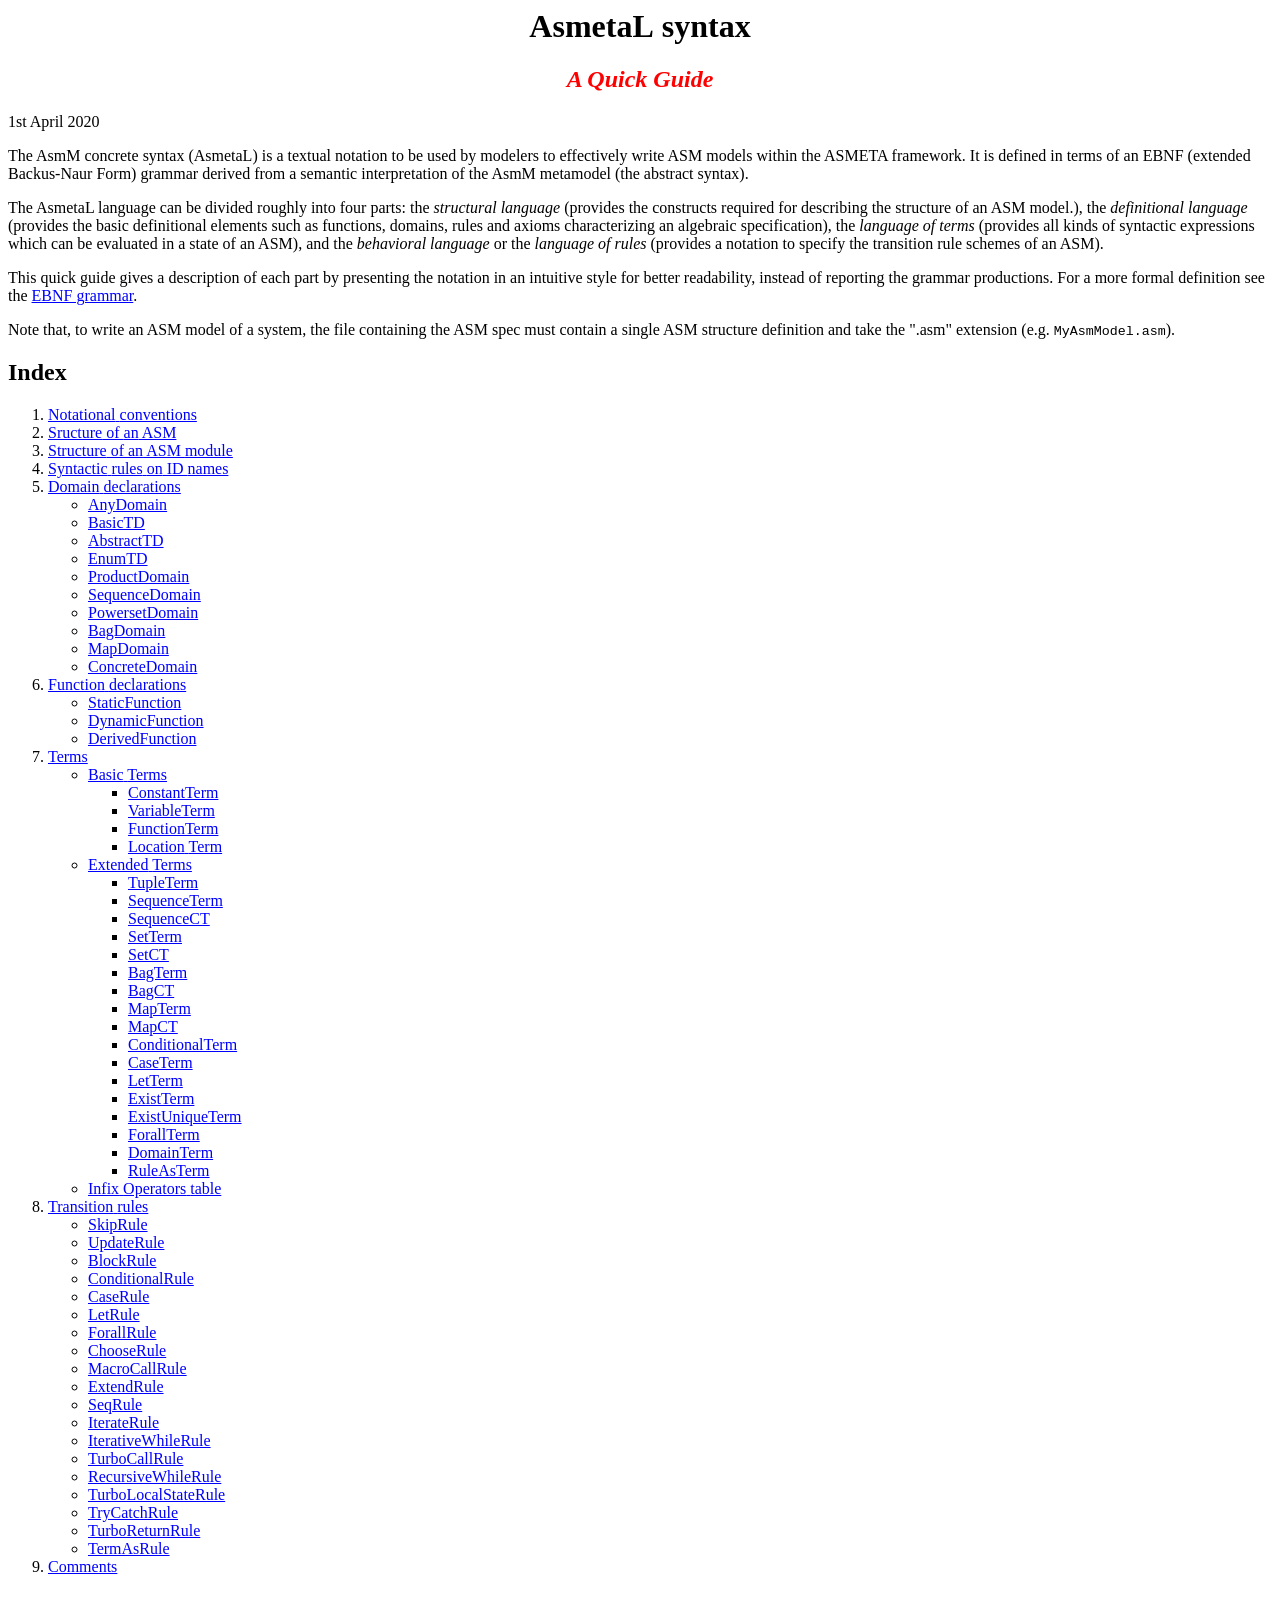
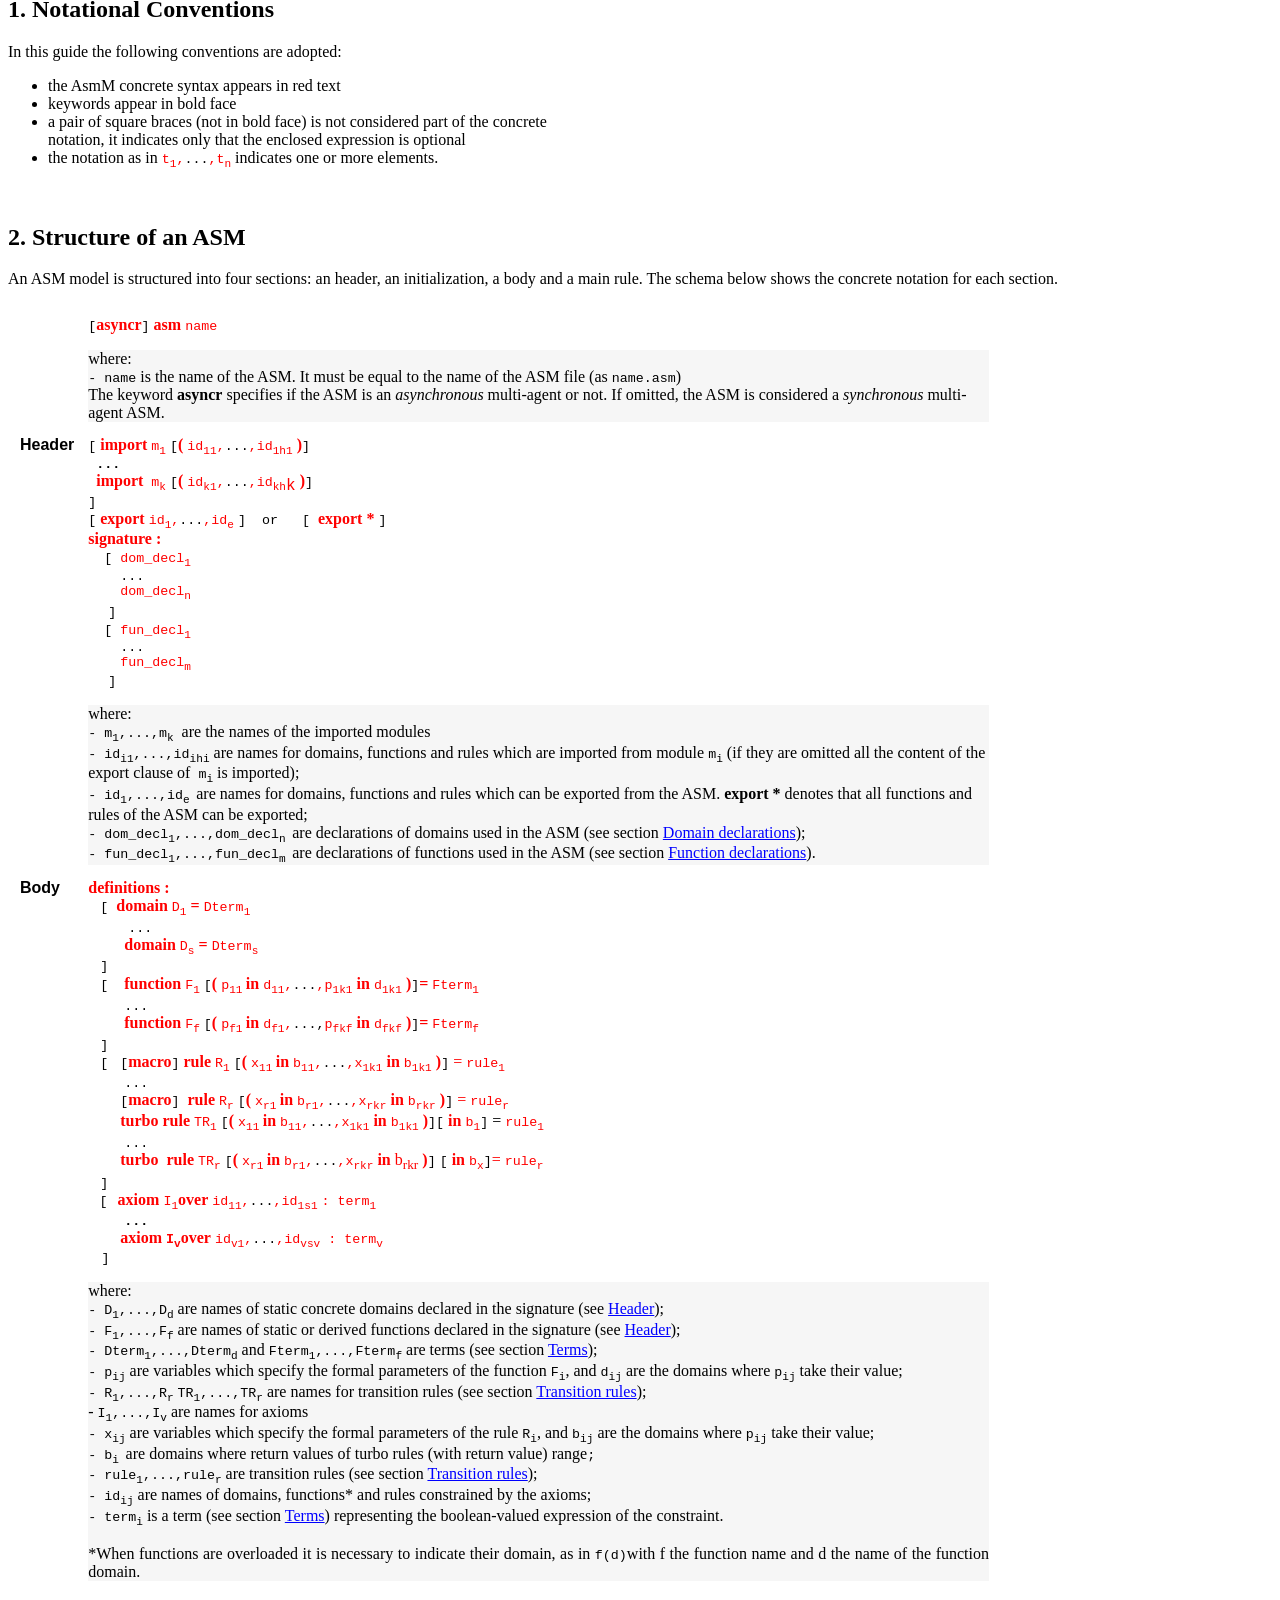
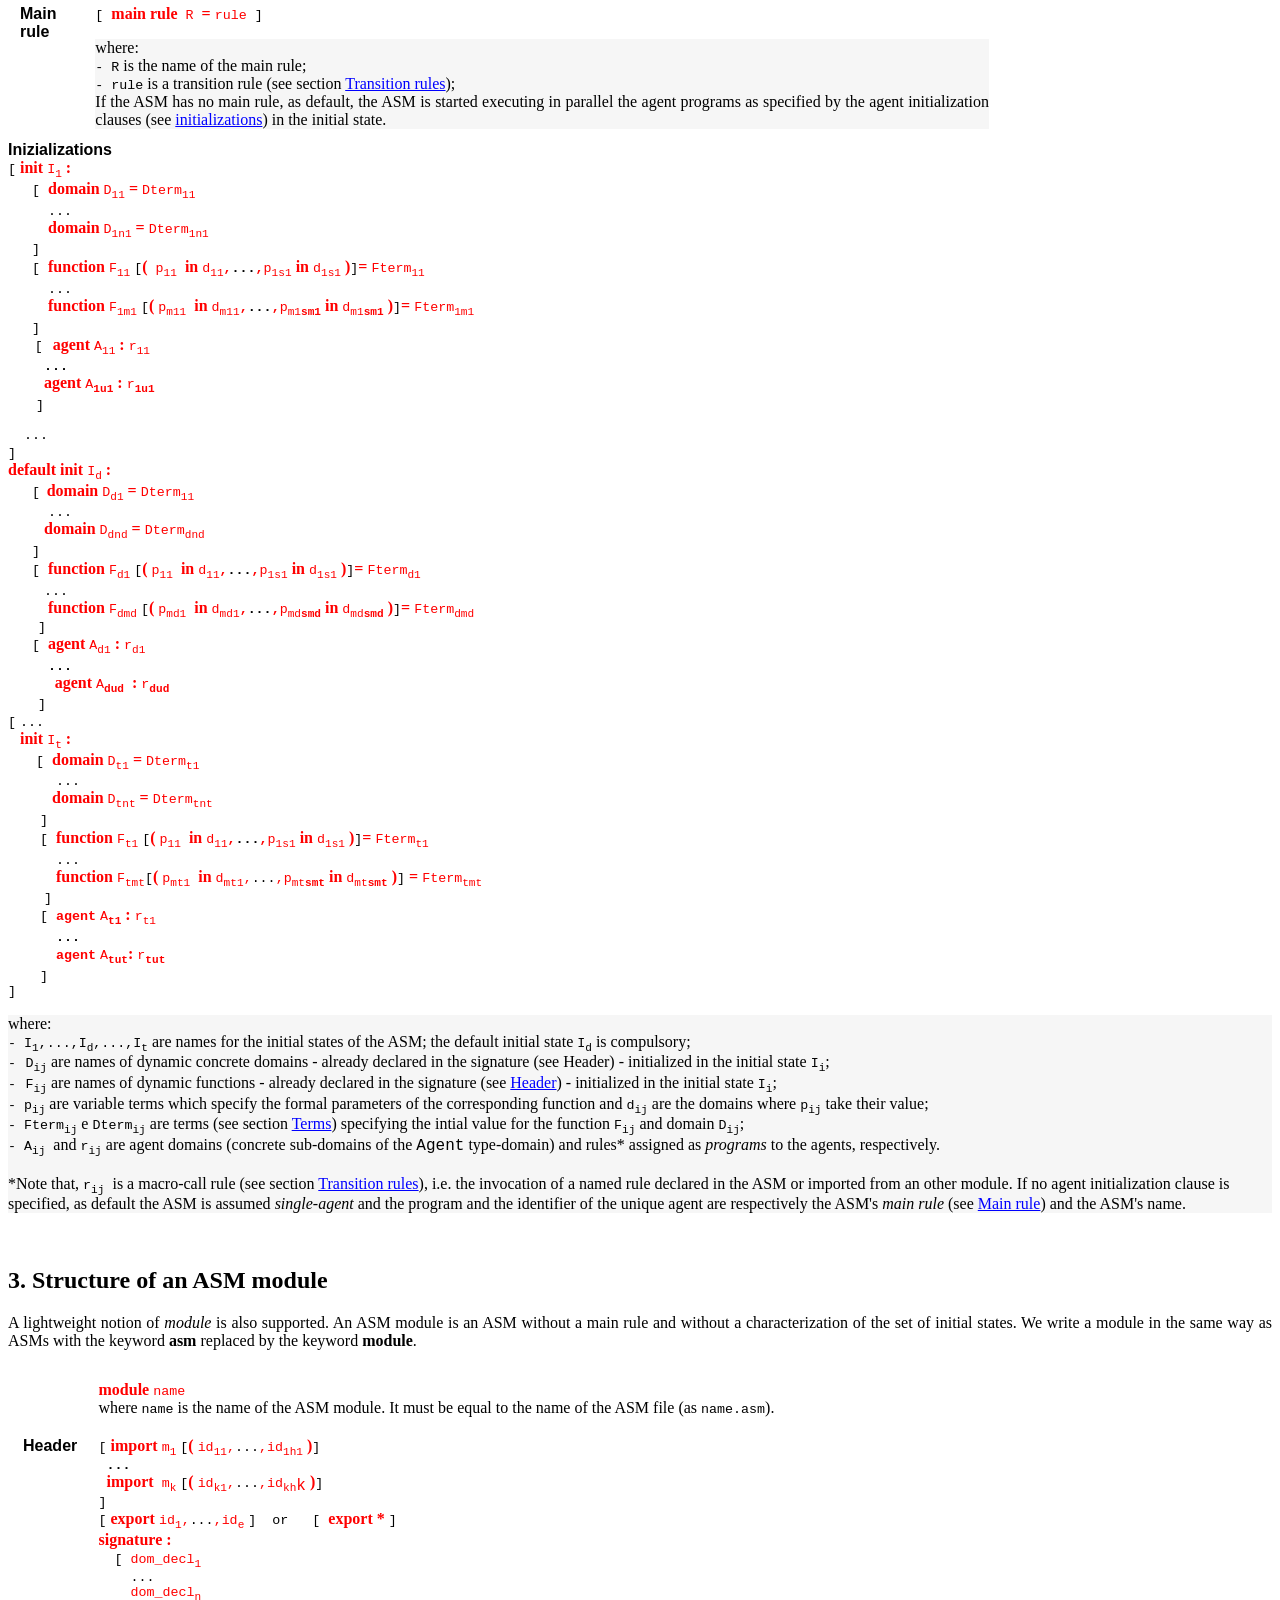
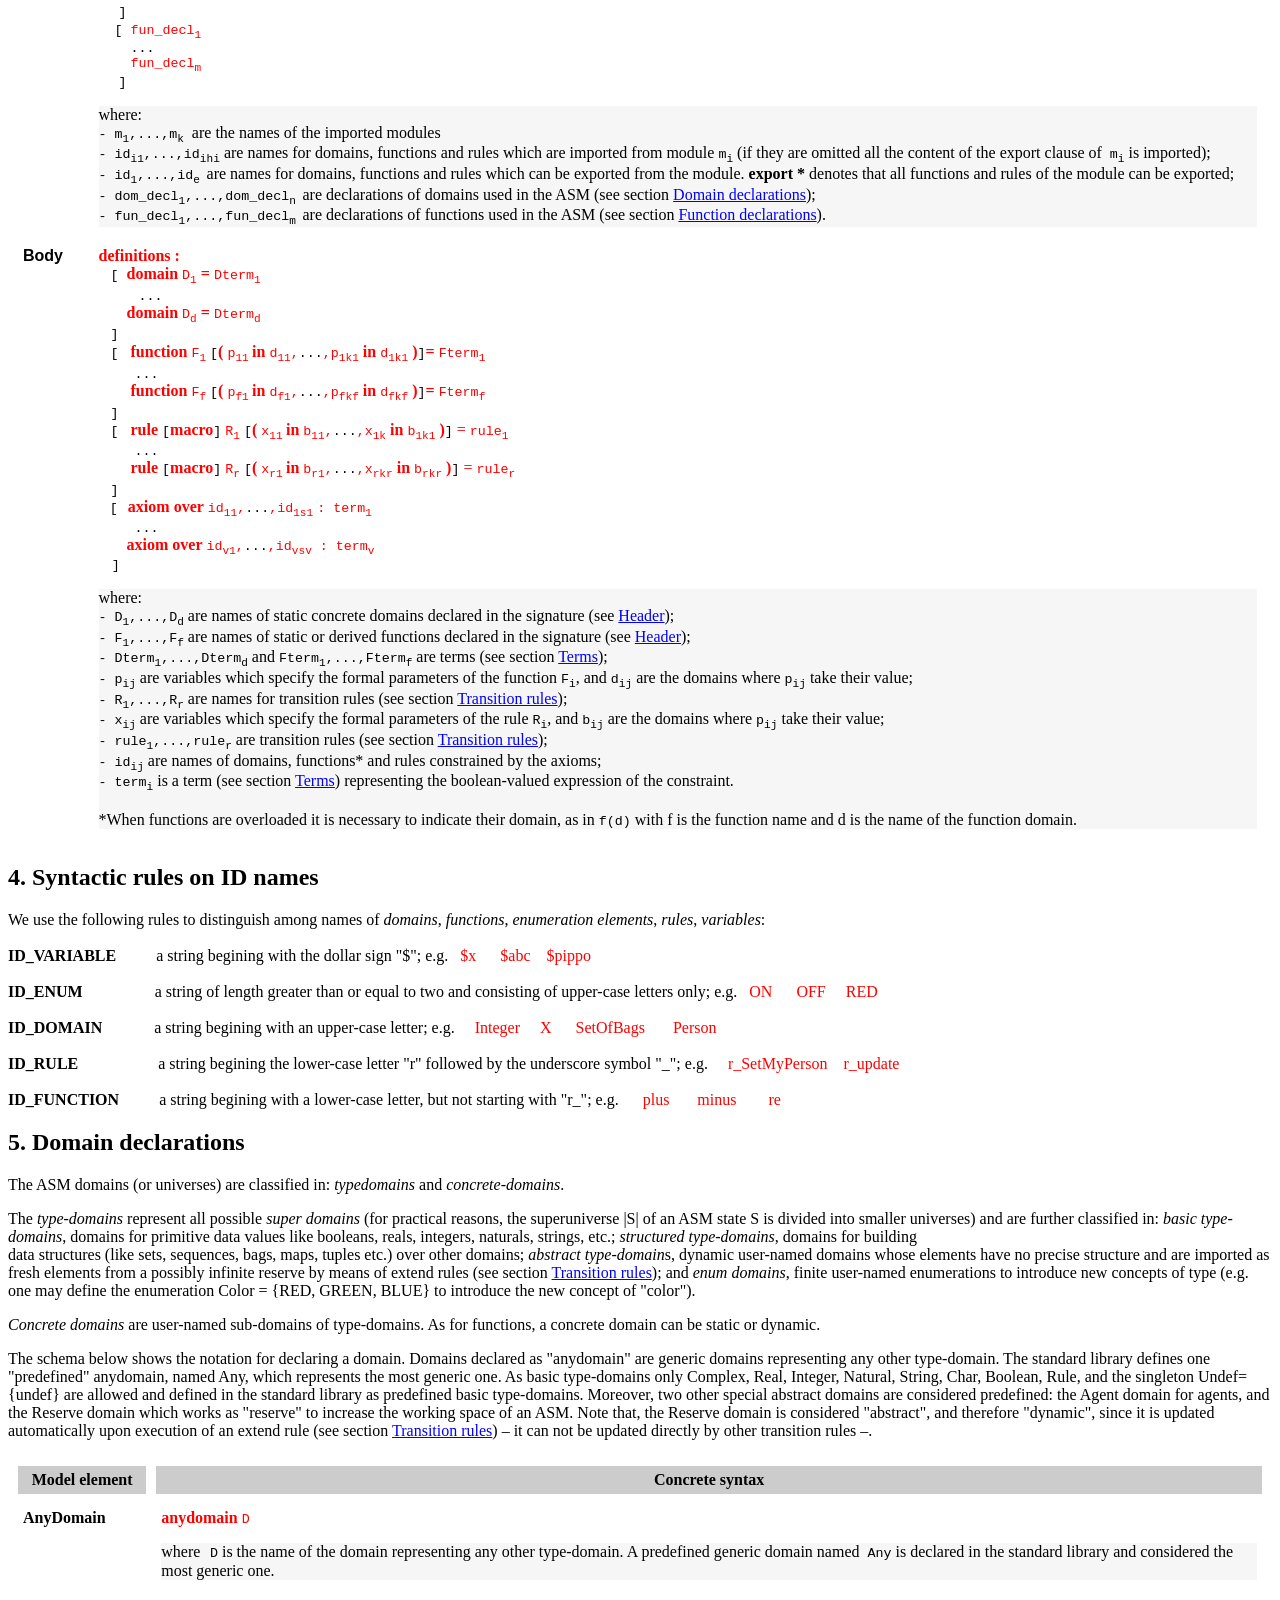
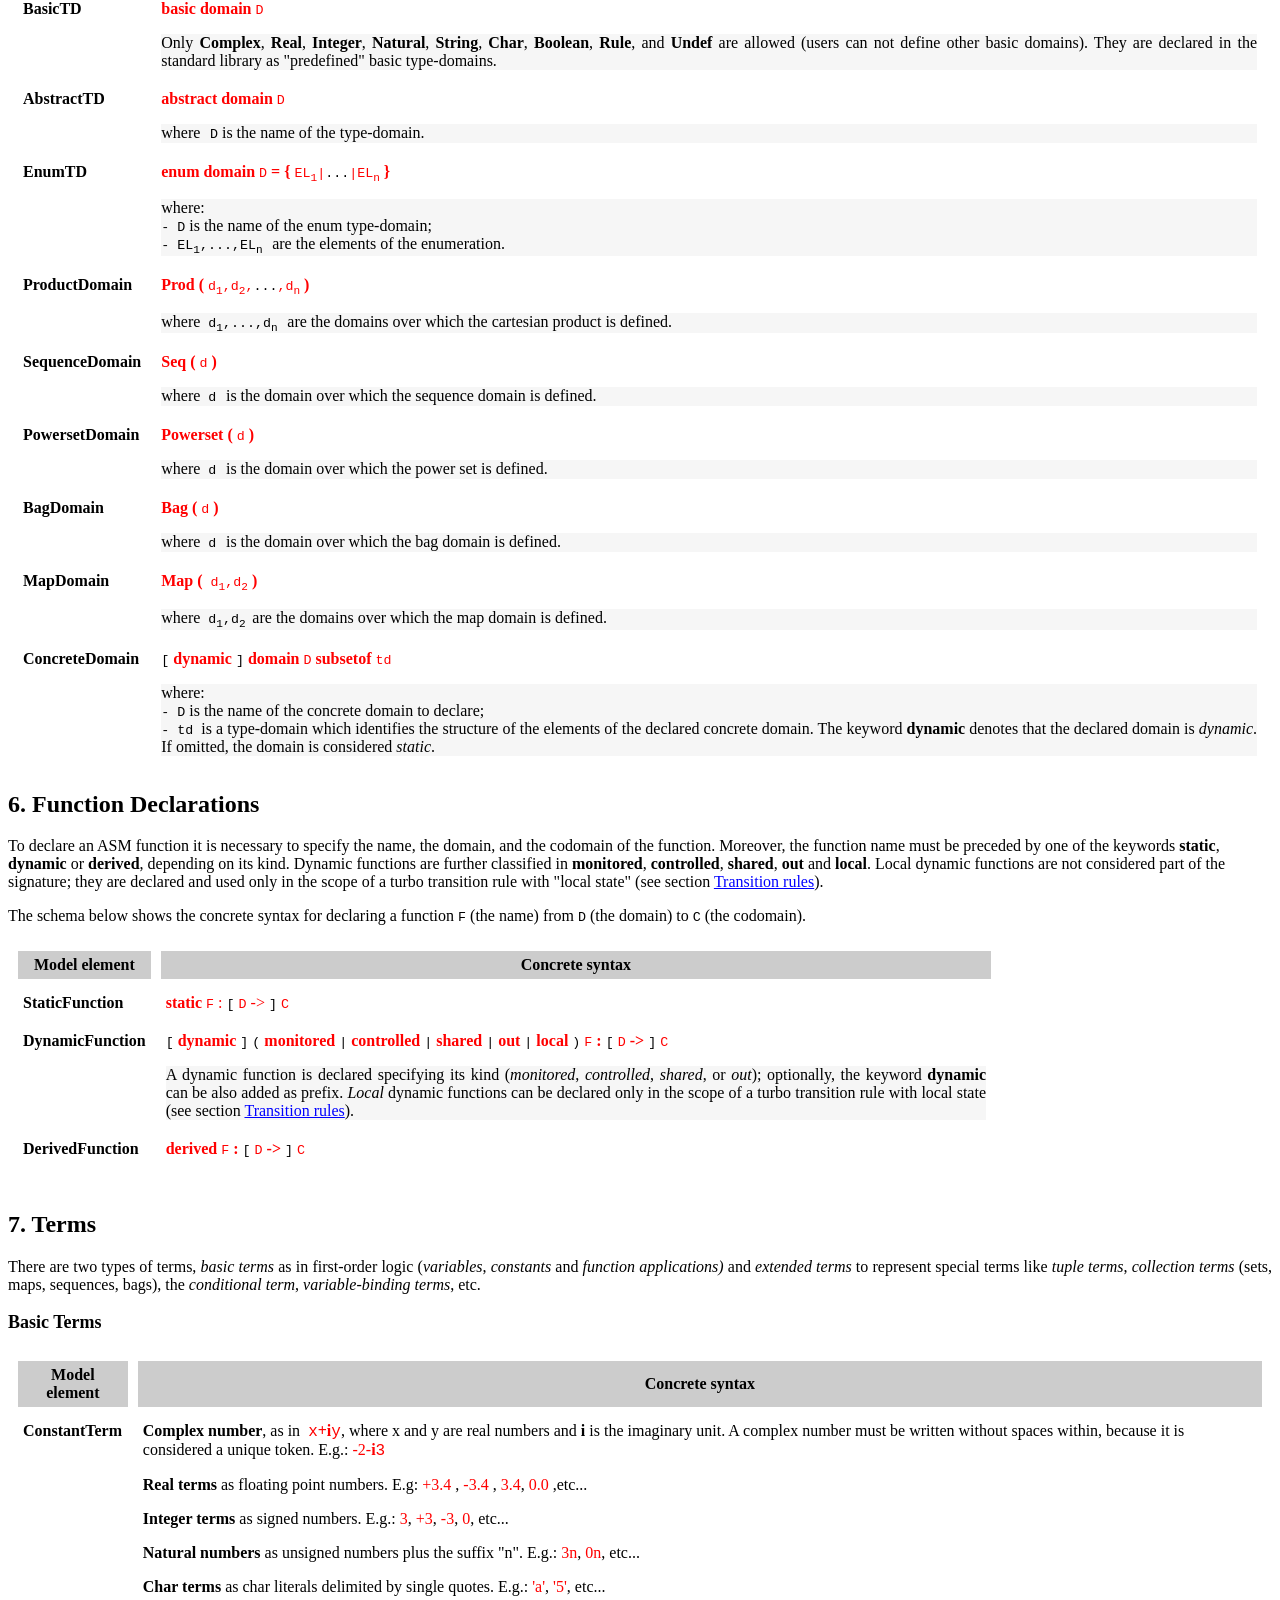
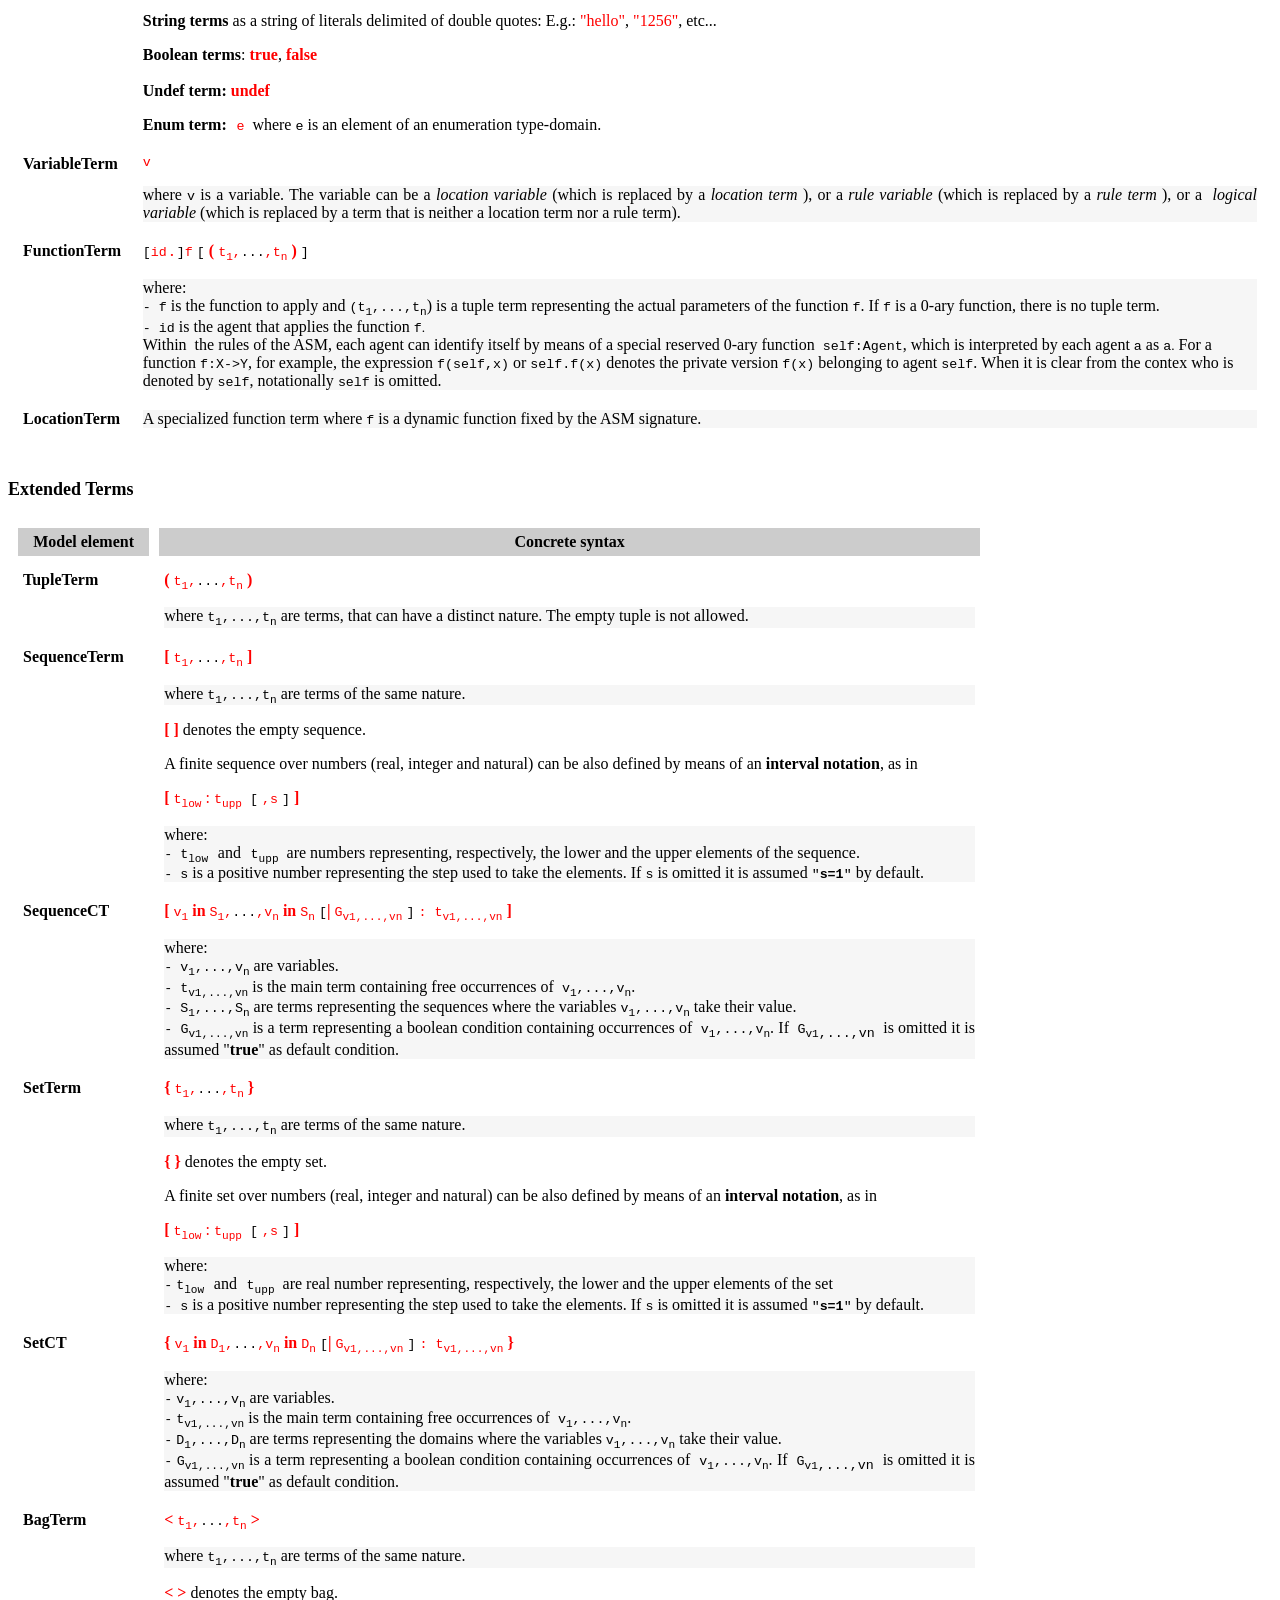
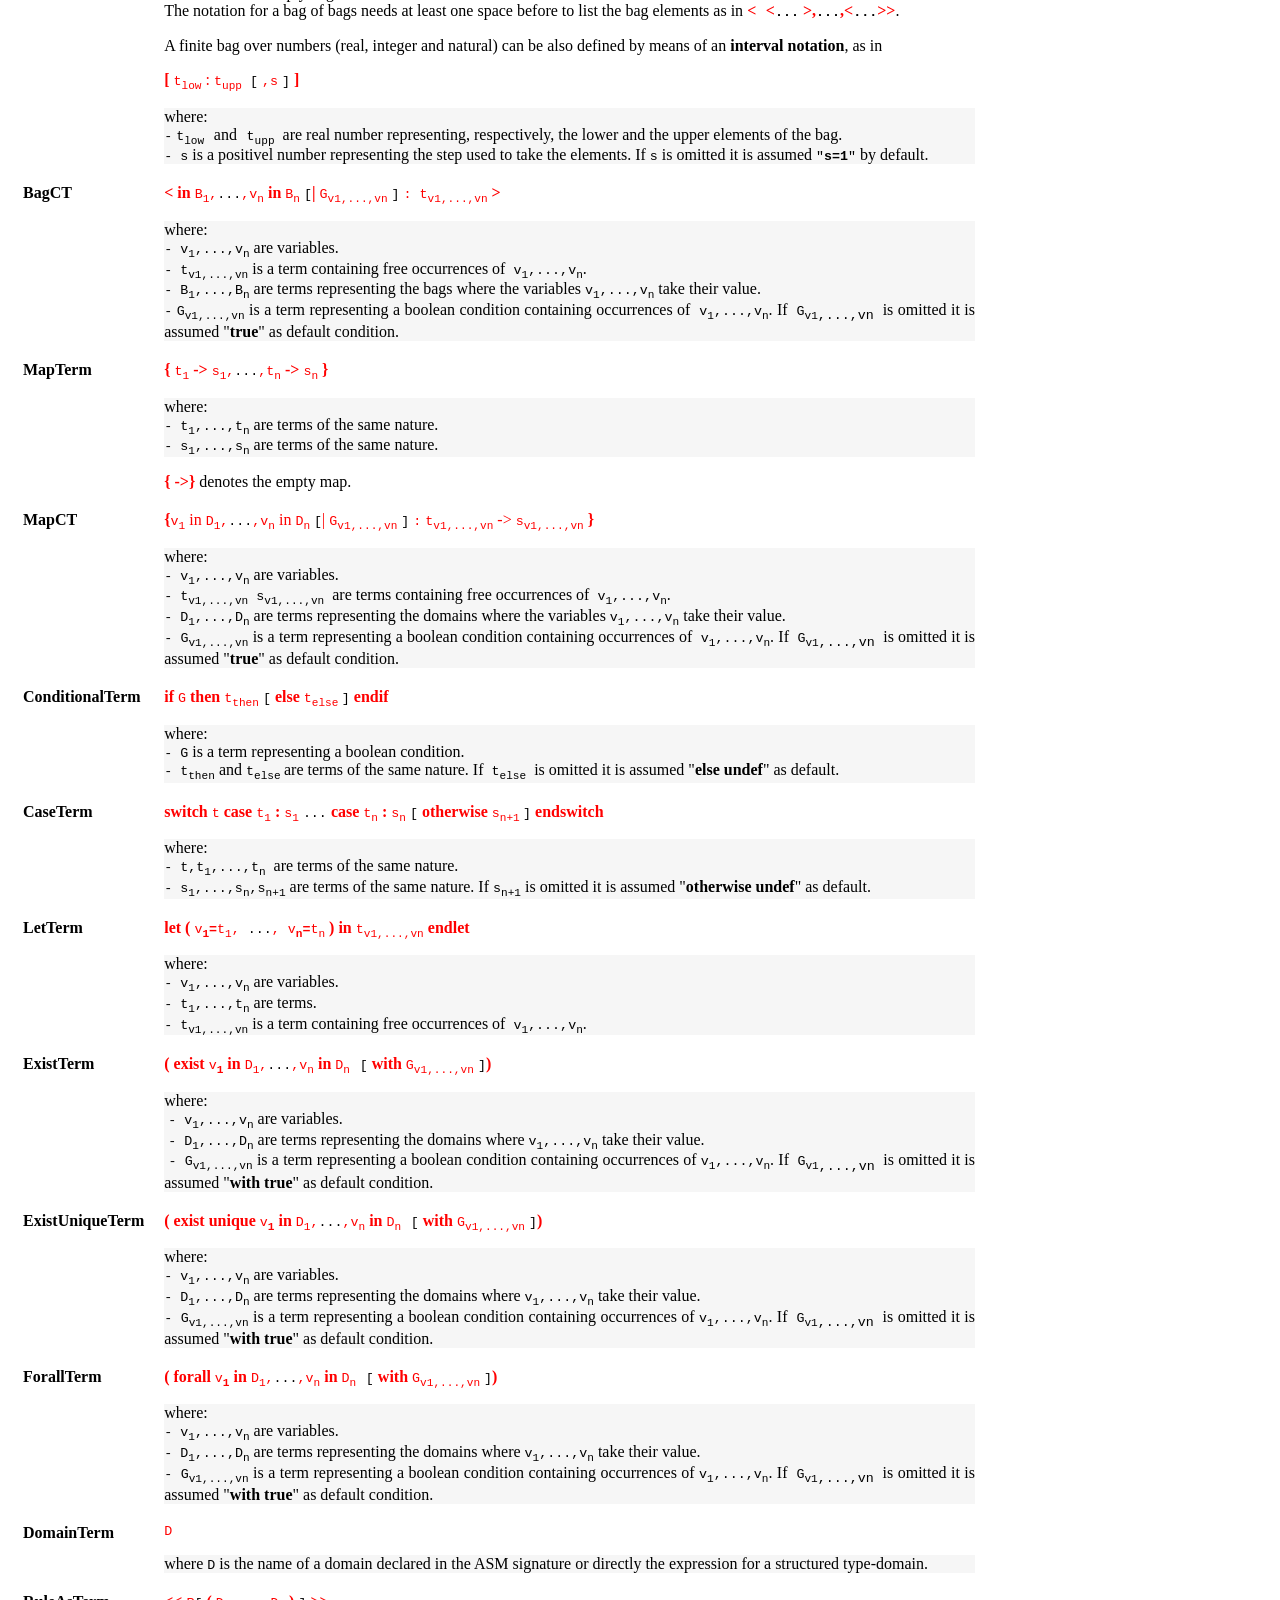
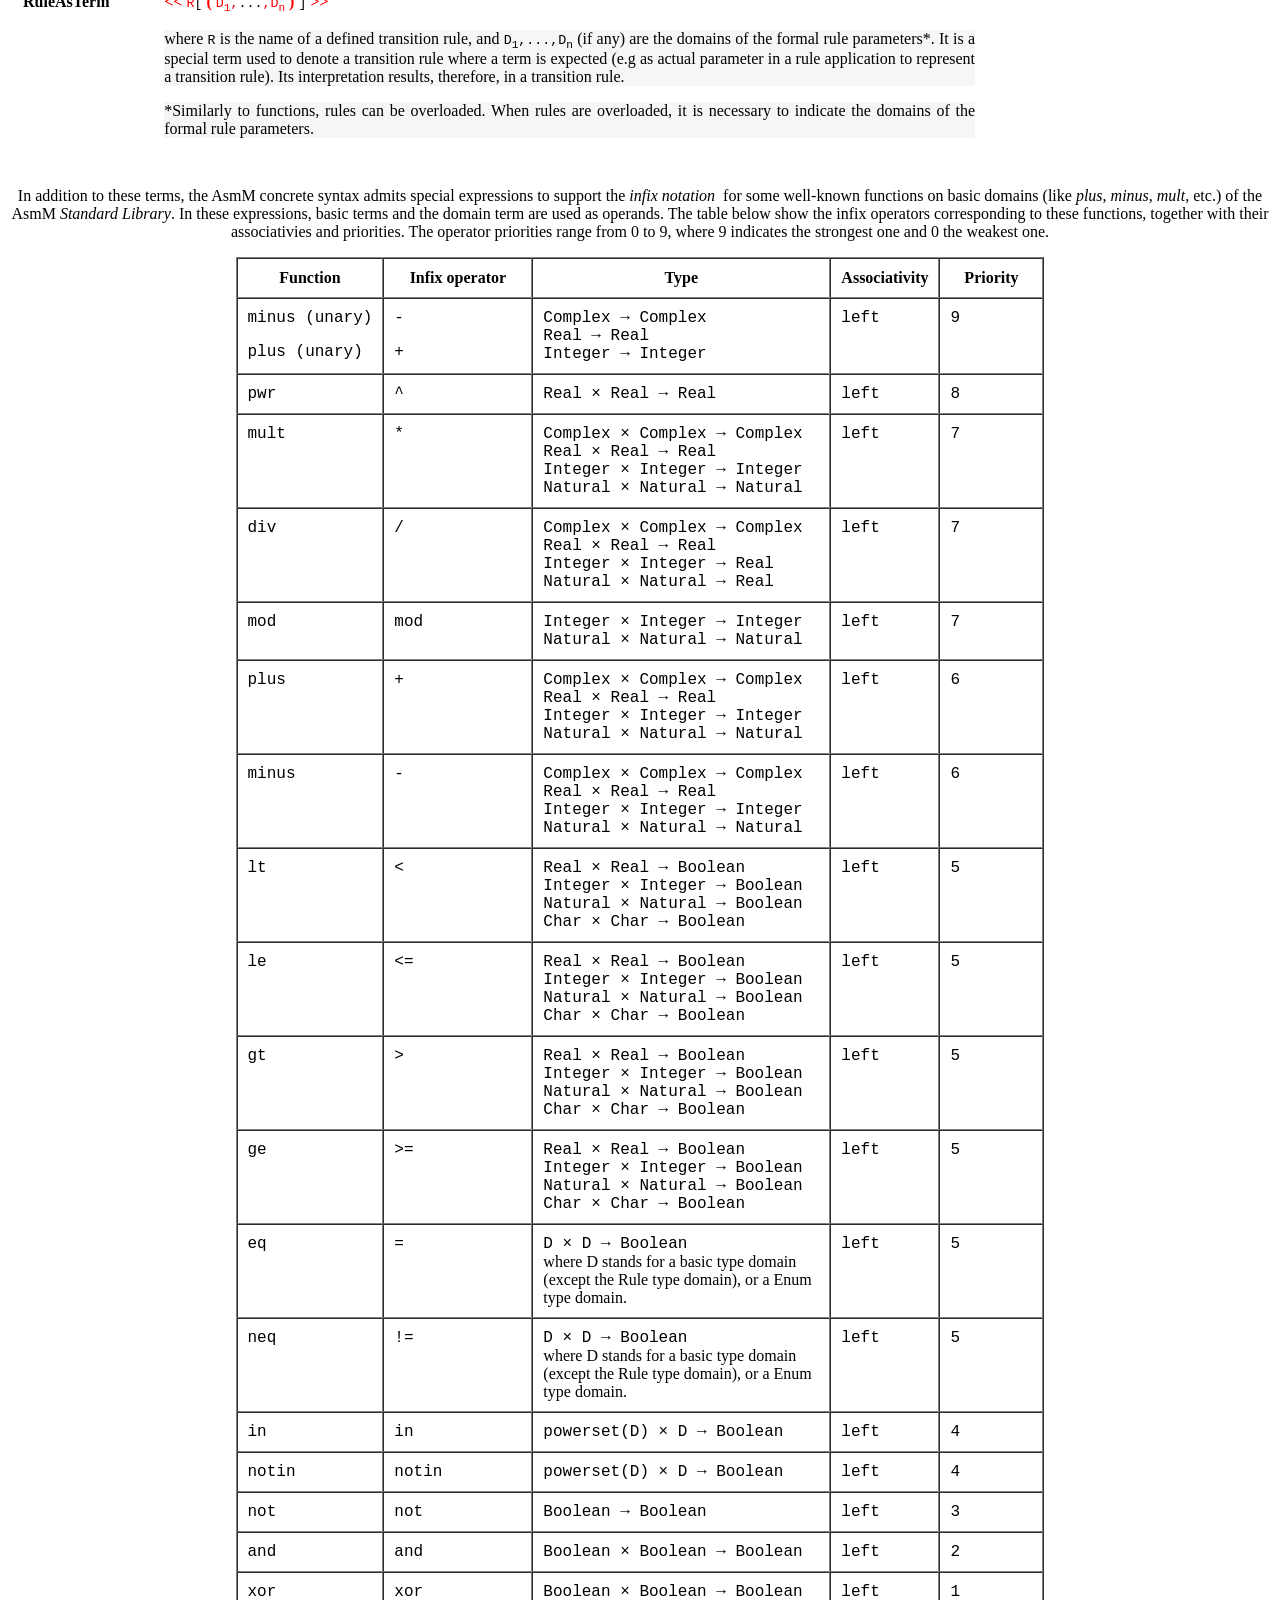
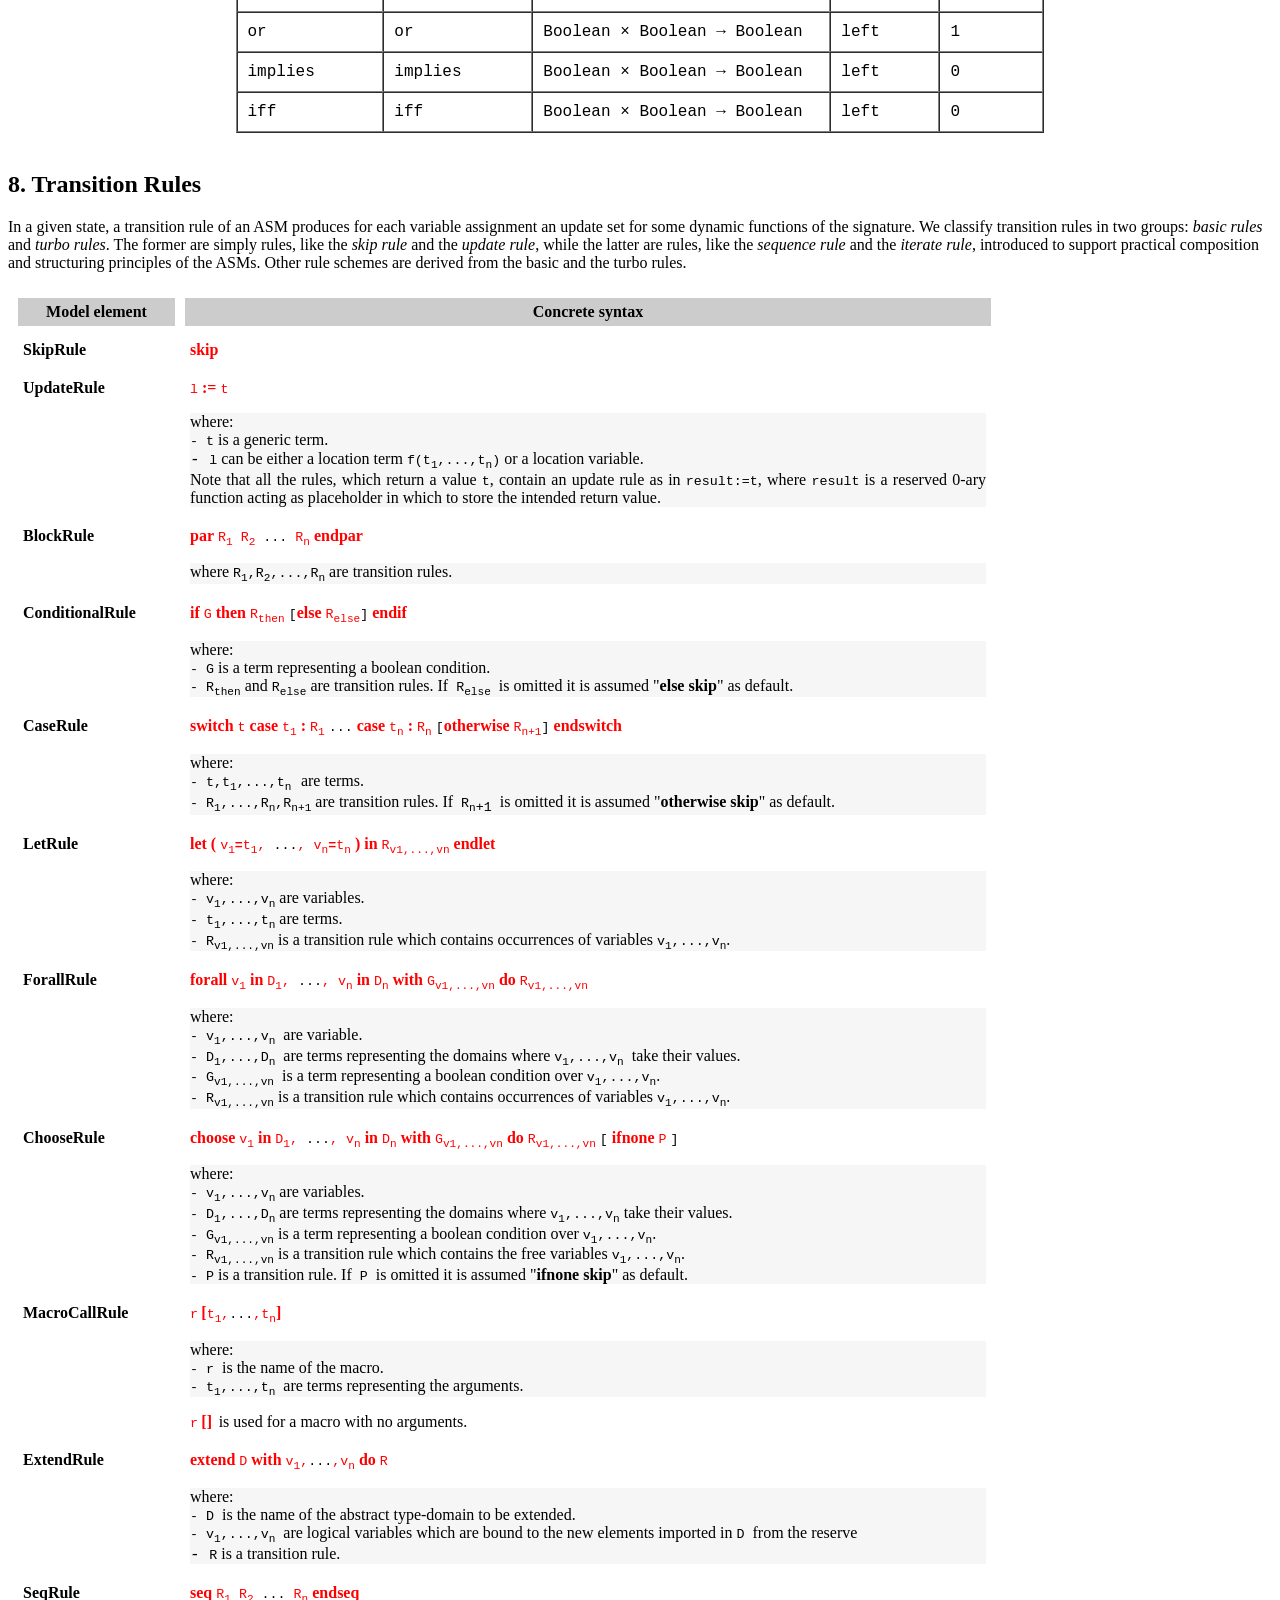
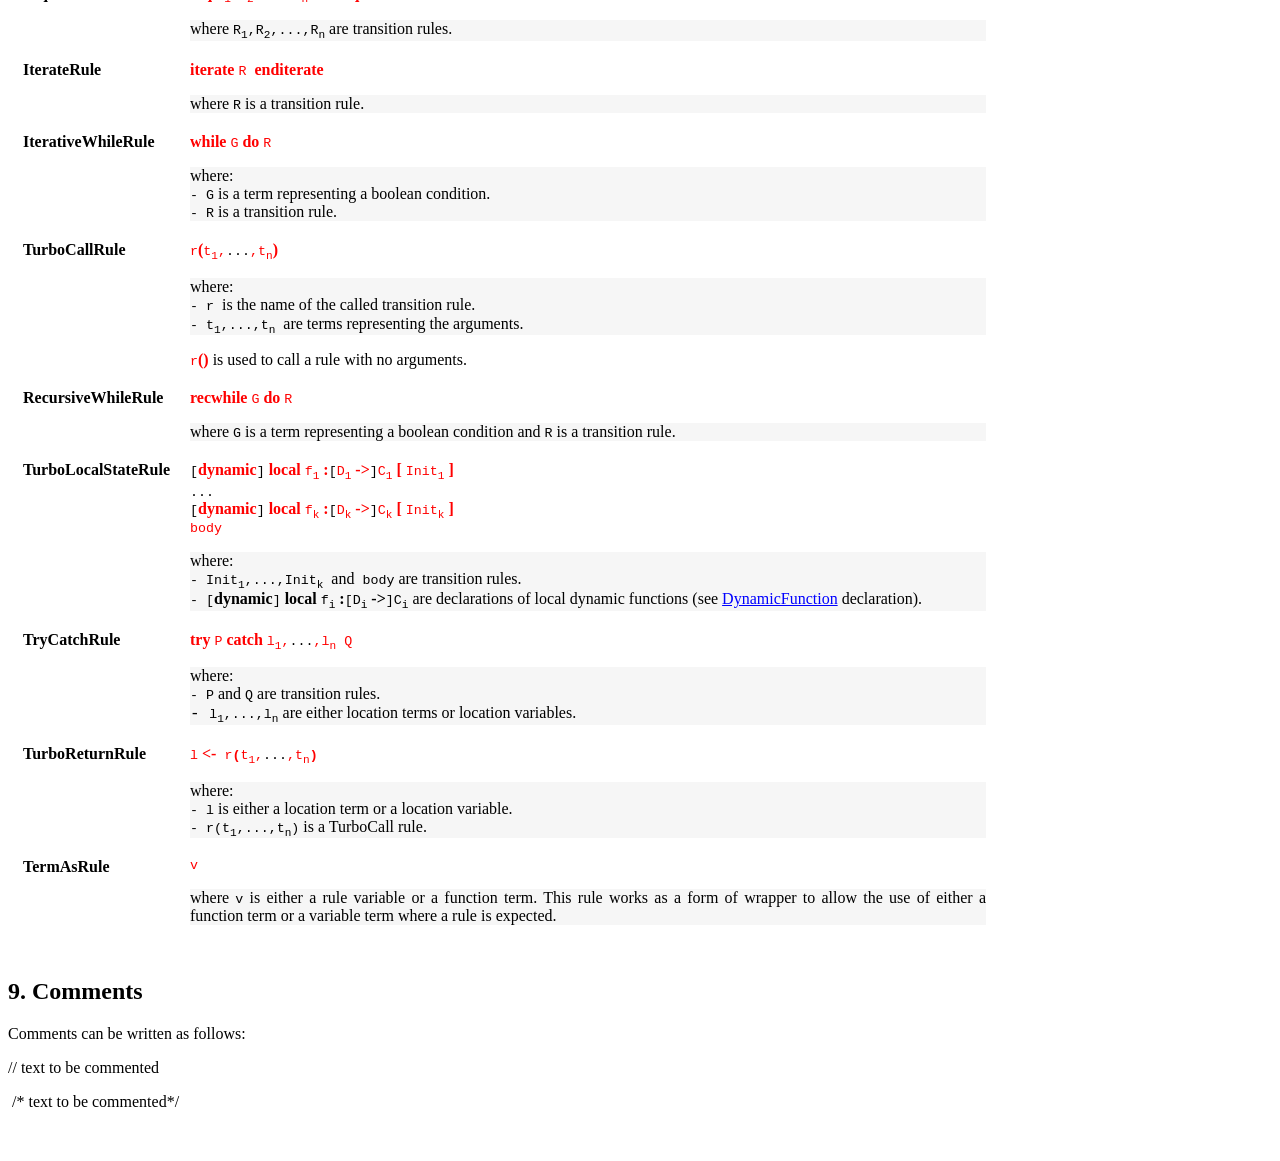
<file: AsmetaL_quickguide_original.html>
<html xmlns:o="urn:schemas-microsoft-com:office:office"
xmlns:w="urn:schemas-microsoft-com:office:word"
xmlns="http://www.w3.org/TR/REC-html40">

<head>
<meta http-equiv=Content-Type content="text/html; charset=iso-8859-1">
<meta name=ProgId content=Word.Document>
<meta name=Generator content="Microsoft Word 11">
<meta name=Originator content="Microsoft Word 11">
<link rel=File-List href="AsmM_quick_guide_2_0_0_file/filelist.xml">
<title>AsmM Concrete Syntax 2.0.0 - A Quick Guide</title>
<!--[if gte mso 9]><xml>
 <o:DocumentProperties>
  <o:Author>P S</o:Author>
  <o:LastAuthor>P S</o:LastAuthor>
  <o:Revision>7</o:Revision>
  <o:TotalTime>13</o:TotalTime>
  <o:Created>2006-09-25T14:56:00Z</o:Created>
  <o:LastSaved>2006-09-25T15:09:00Z</o:LastSaved>
  <o:Pages>1</o:Pages>
  <o:Words>4986</o:Words>
  <o:Characters>28424</o:Characters>
  <o:Lines>236</o:Lines>
  <o:Paragraphs>66</o:Paragraphs>
  <o:CharactersWithSpaces>33344</o:CharactersWithSpaces>
  <o:Version>11.5606</o:Version>
 </o:DocumentProperties>
</xml><![endif]--><!--[if gte mso 9]><xml>
 <w:WordDocument>
  <w:Zoom>110</w:Zoom>
  <w:SpellingState>Clean</w:SpellingState>
  <w:GrammarState>Clean</w:GrammarState>
  <w:HyphenationZone>14</w:HyphenationZone>
  <w:ValidateAgainstSchemas/>
  <w:SaveIfXMLInvalid>false</w:SaveIfXMLInvalid>
  <w:IgnoreMixedContent>false</w:IgnoreMixedContent>
  <w:AlwaysShowPlaceholderText>false</w:AlwaysShowPlaceholderText>
  <w:BrowserLevel>MicrosoftInternetExplorer4</w:BrowserLevel>
 </w:WordDocument>
</xml><![endif]--><!--[if gte mso 9]><xml>
 <w:LatentStyles DefLockedState="false" LatentStyleCount="156">
 </w:LatentStyles>
</xml><![endif]-->
<style>
<!--
 /* Font Definitions */
 @font-face
	{font-family:Helvetica;
	panose-1:2 11 6 4 2 2 2 2 2 4;
	mso-font-charset:0;
	mso-generic-font-family:swiss;
	mso-font-pitch:variable;
	mso-font-signature:536902279 -2147483648 8 0 511 0;}
@font-face
	{font-family:Wingdings;
	panose-1:5 0 0 0 0 0 0 0 0 0;
	mso-font-charset:2;
	mso-generic-font-family:auto;
	mso-font-pitch:variable;
	mso-font-signature:0 268435456 0 0 -2147483648 0;}
 /* Style Definitions */
 p.MsoNormal, li.MsoNormal, div.MsoNormal
	{mso-style-parent:"";
	margin:0cm;
	margin-bottom:.0001pt;
	mso-pagination:widow-orphan;
	font-size:12.0pt;
	font-family:"Times New Roman";
	mso-fareast-font-family:"Times New Roman";}
h1
	{mso-margin-top-alt:auto;
	margin-right:0cm;
	mso-margin-bottom-alt:auto;
	margin-left:0cm;
	mso-pagination:widow-orphan;
	mso-outline-level:1;
	font-size:24.0pt;
	font-family:"Times New Roman";
	font-weight:bold;}
h2
	{mso-margin-top-alt:auto;
	margin-right:0cm;
	mso-margin-bottom-alt:auto;
	margin-left:0cm;
	mso-pagination:widow-orphan;
	mso-outline-level:2;
	font-size:18.0pt;
	font-family:"Times New Roman";
	font-weight:bold;}
h3
	{mso-margin-top-alt:auto;
	margin-right:0cm;
	mso-margin-bottom-alt:auto;
	margin-left:0cm;
	mso-pagination:widow-orphan;
	mso-outline-level:3;
	font-size:13.5pt;
	font-family:"Times New Roman";
	font-weight:bold;}
a:link, span.MsoHyperlink
	{color:blue;
	text-decoration:underline;
	text-underline:single;}
a:visited, span.MsoHyperlinkFollowed
	{color:blue;
	text-decoration:underline;
	text-underline:single;}
p
	{mso-margin-top-alt:auto;
	margin-right:0cm;
	mso-margin-bottom-alt:auto;
	margin-left:0cm;
	mso-pagination:widow-orphan;
	font-size:12.0pt;
	font-family:"Times New Roman";
	mso-fareast-font-family:"Times New Roman";}
span.smaller
	{mso-style-name:smaller;}
span.SpellE
	{mso-style-name:"";
	mso-spl-e:yes;}
span.GramE
	{mso-style-name:"";
	mso-gram-e:yes;}
@page Section1
	{size:595.3pt 841.9pt;
	margin:70.85pt 2.0cm 2.0cm 2.0cm;
	mso-header-margin:35.4pt;
	mso-footer-margin:35.4pt;
	mso-paper-source:0;}
div.Section1
	{page:Section1;}
 /* List Definitions */
 @list l0
	{mso-list-id:346518882;
	mso-list-template-ids:606247022;}
@list l0:level1
	{mso-level-number-format:bullet;
	mso-level-text:\F0B7;
	mso-level-tab-stop:36.0pt;
	mso-level-number-position:left;
	text-indent:-18.0pt;
	mso-ansi-font-size:10.0pt;
	font-family:Symbol;}
@list l1
	{mso-list-id:677347223;
	mso-list-template-ids:718804926;}
@list l1:level2
	{mso-level-number-format:bullet;
	mso-level-text:o;
	mso-level-tab-stop:72.0pt;
	mso-level-number-position:left;
	text-indent:-18.0pt;
	mso-ansi-font-size:10.0pt;
	font-family:"Courier New";
	mso-bidi-font-family:"Times New Roman";}
@list l1:level3
	{mso-level-number-format:bullet;
	mso-level-text:\F0A7;
	mso-level-tab-stop:108.0pt;
	mso-level-number-position:left;
	text-indent:-18.0pt;
	mso-ansi-font-size:10.0pt;
	font-family:Wingdings;}
ol
	{margin-bottom:0cm;}
ul
	{margin-bottom:0cm;}
-->
</style>
<!--[if gte mso 10]>
<style>
 /* Style Definitions */
 table.MsoNormalTable
	{mso-style-name:"Tabella normale";
	mso-tstyle-rowband-size:0;
	mso-tstyle-colband-size:0;
	mso-style-noshow:yes;
	mso-style-parent:"";
	mso-padding-alt:0cm 5.4pt 0cm 5.4pt;
	mso-para-margin:0cm;
	mso-para-margin-bottom:.0001pt;
	mso-pagination:widow-orphan;
	font-size:10.0pt;
	font-family:"Times New Roman";
	mso-ansi-language:#0400;
	mso-fareast-language:#0400;
	mso-bidi-language:#0400;}
.auto-style1 {
	font-family: "Courier New";
	font-size: 10pt;
}
</style>
<![endif]-->
</head>

<body lang=IT link=blue vlink=blue style='tab-interval:35.4pt'>

<div class=Section1>

  <h1 align=center style='text-align:center'><span class=SpellE>
  <span lang=EN-GB
style='mso-ansi-language:EN-GB'> AsmetaL</span><span
style='mso-ansi-language:EN-GB'> syntax</span></span></h1>

<h2 align=center style='text-align:center'><em><span lang=EN-GB
style='color:red;mso-ansi-language:EN-GB'>A Quick Guide</span></em><span
lang=EN-GB style='mso-ansi-language:EN-GB'> <o:p></o:p></span></h2>

  <p>1st April 2020</p>
	<p><span lang=EN-GB style='mso-ansi-language:EN-GB'>The <span class=SpellE>AsmM</span>
    concrete syntax (<span class=SpellE>AsmetaL</span>) is a textual notation
    to be used by <span class=SpellE>modelers</span> to effectively write ASM
    models within the ASMETA framework. It is defined in terms of an EBNF (extended
    Backus-Naur Form) grammar derived from a semantic interpretation of the <span class=SpellE>AsmM</span>
    metamodel (the abstract syntax).<o:p></o:p></span></p>

  <p><span lang=EN-GB style='mso-ansi-language:EN-GB'>The <span class=SpellE>AsmetaL
    language </span> can be divided roughly into four parts: the <em>structural
    language </em>(provides the constructs required for describing the structure
    of an ASM model.), the <em>definitional language</em> (provides the basic
    definitional elements such as functions, domains, rules and axioms characterizing
    an algebraic specification), the <em>language of terms</em> (provides all
    kinds of syntactic expressions which can be evaluated in a state of an ASM),
    and the <span class=SpellE><em>behavioral</em></span><em> language</em> or
    the <em>language of rules</em> (provides a notation to specify the transition
    rule schemes of an ASM).<o:p></o:p></span></p>

  <p><span lang=EN-GB style='mso-ansi-language:EN-GB'>This quick guide gives a
    description of each part by presenting the notation in an intuitive style
    for better readability, instead of reporting the grammar productions. For
    a more formal definition see the </span><a href="AsmetaL_EBNF.html"><span
lang=EN-GB style='mso-ansi-language:EN-GB'>EBNF grammar</span></a><span
lang=EN-GB style='mso-ansi-language:EN-GB'>.<o:p></o:p></span></p>

  <p><span lang=EN-GB style='mso-ansi-language:EN-GB'>Note that, to write an ASM
    model of a system, the file containing the ASM spec must contain a single
    ASM structure definition and take the &quot;.<span class=SpellE>asm</span>&quot;
    extension (e.g. </span><span
class=SpellE><span lang=EN-GB style='font-size:10.0pt;font-family:"Courier New";
mso-ansi-language:EN-GB'>MyAsmModel.asm</span></span><span lang=EN-GB
style='mso-ansi-language:EN-GB'>). <o:p></o:p></span></p>

<h2><span class=SpellE>Index</span></h2>

<ol start=1 type=1>
 <li class=MsoNormal style='mso-margin-top-alt:auto;mso-margin-bottom-alt:auto;
     mso-list:l1 level1 lfo1;tab-stops:list 36.0pt'><a href="#notConv"><span
     class=SpellE>Notational</span> <span class=SpellE>conventions</span></a></li>
 <li class=MsoNormal style='mso-margin-top-alt:auto;mso-margin-bottom-alt:auto;
     mso-list:l1 level1 lfo1;tab-stops:list 36.0pt'><a href="#strASM"><span
     class=SpellE>Sructure</span> of <span class=SpellE>an</span> ASM</a></li>
 <li class=MsoNormal style='mso-margin-top-alt:auto;mso-margin-bottom-alt:auto;
     mso-list:l1 level1 lfo1;tab-stops:list 36.0pt'><a href="#strMod"><span
     class=SpellE>Structure</span> of <span class=SpellE>an</span> ASM <span
     class=SpellE>module</span></a></li>
 <li class=MsoNormal style='mso-margin-top-alt:auto;mso-margin-bottom-alt:auto;
     mso-list:l1 level1 lfo1;tab-stops:list 36.0pt'><a href="#id"><span
     class=SpellE>Syntactic</span> <span class=SpellE>rules</span> <span
     class=GramE>on</span> ID <span class=SpellE>names</span></a></li>
 <li class=MsoNormal style='mso-margin-top-alt:auto;mso-margin-bottom-alt:auto;
     mso-list:l1 level1 lfo1;tab-stops:list 36.0pt'><a href="#domDecl"><span
     class=SpellE>Domain</span> <span class=SpellE>declarations</span><br>
     </a></li>
    <ul type=circle>
      <li class=MsoNormal style='mso-margin-top-alt:auto;mso-margin-bottom-alt:
      auto;mso-list:l1 level2 lfo1;tab-stops:list 72.0pt'><a href="#anydomain"><span
      class=SpellE>AnyDomain</span></a></li>
      <li class=MsoNormal style='mso-margin-top-alt:auto;mso-margin-bottom-alt:
      auto;mso-list:l1 level2 lfo1;tab-stops:list 72.0pt'><a href="#DDBasicTD"><span
      class=SpellE>BasicTD</span></a></li>
      <li class=MsoNormal style='mso-margin-top-alt:auto;mso-margin-bottom-alt:
      auto;mso-list:l1 level2 lfo1;tab-stops:list 72.0pt'><a
      href="#DDAbstractTD"><span class=SpellE>AbstractTD</span></a></li>
      <li class=MsoNormal style='mso-margin-top-alt:auto;mso-margin-bottom-alt:
      auto;mso-list:l1 level2 lfo1;tab-stops:list 72.0pt'><a href="#DDEnumTD"><span
      class=SpellE>EnumTD</span></a></li>
      <li class=MsoNormal style='mso-margin-top-alt:auto;mso-margin-bottom-alt:
      auto;mso-list:l1 level2 lfo1;tab-stops:list 72.0pt'><a href="#DDProdDom"><span
      class=SpellE>ProductDomain</span></a></li>
      <li class=MsoNormal style='mso-margin-top-alt:auto;mso-margin-bottom-alt:
      auto;mso-list:l1 level2 lfo1;tab-stops:list 72.0pt'><a href="#DDSeqDom"><span
      class=SpellE>SequenceDomain</span></a></li>
      <li class=MsoNormal style='mso-margin-top-alt:auto;mso-margin-bottom-alt:
      auto;mso-list:l1 level2 lfo1;tab-stops:list 72.0pt'><a href="#DDPowDom"><span
      class=SpellE>PowersetDomain</span></a></li>
      <li class=MsoNormal style='mso-margin-top-alt:auto;mso-margin-bottom-alt:
      auto;mso-list:l1 level2 lfo1;tab-stops:list 72.0pt'><a href="#DDBagDom"><span
      class=SpellE>BagDomain</span></a></li>
      <li class=MsoNormal style='mso-margin-top-alt:auto;mso-margin-bottom-alt:
      auto;mso-list:l1 level2 lfo1;tab-stops:list 72.0pt'><a href="#DDMapDom"><span
      class=SpellE>MapDomain</span></a></li>
      <li class=MsoNormal style='mso-margin-top-alt:auto;mso-margin-bottom-alt:
      auto;mso-list:l1 level2 lfo1;tab-stops:list 72.0pt'><a href="#DDConcrDom"><span
      class=SpellE>ConcreteDomain</span></a></li>
    </ul>
 <li class=MsoNormal style='mso-margin-top-alt:auto;mso-margin-bottom-alt:auto;
     mso-list:l1 level1 lfo1;tab-stops:list 36.0pt'><a href="#funDecl"><span
     class=SpellE>Function</span> <span class=SpellE>declarations</span><br>
     </a></li>
 <ul type=circle>
  <li class=MsoNormal style='mso-margin-top-alt:auto;mso-margin-bottom-alt:
      auto;mso-list:l1 level2 lfo1;tab-stops:list 72.0pt'><a href="#FDStaticFun"><span
      class=SpellE>StaticFunction</span></a></li>
  <li class=MsoNormal style='mso-margin-top-alt:auto;mso-margin-bottom-alt:
      auto;mso-list:l1 level2 lfo1;tab-stops:list 72.0pt'><a href="#FDDynamFun"><span
      class=SpellE>DynamicFunction</span></a></li>
  <li class=MsoNormal style='mso-margin-top-alt:auto;mso-margin-bottom-alt:
      auto;mso-list:l1 level2 lfo1;tab-stops:list 72.0pt'><a href="#FDDerivFun"><span
      class=SpellE>DerivedFunction</span></a></li>
 </ul>
 <li class=MsoNormal style='mso-margin-top-alt:auto;mso-margin-bottom-alt:auto;
     mso-list:l1 level1 lfo1;tab-stops:list 36.0pt'><a href="#terms"><span
     class=SpellE>Terms</span><br>
     </a></li>
 <ul type=circle>
  <li class=MsoNormal style='mso-margin-top-alt:auto;mso-margin-bottom-alt:
      auto;mso-list:l1 level2 lfo1;tab-stops:list 72.0pt'><a href="#basTerms"><span
      class=GramE>Basic</span> <span class=SpellE>Terms</span><br>
      </a></li>
  <ul type=square>
   <li class=MsoNormal style='mso-margin-top-alt:auto;mso-margin-bottom-alt:
       auto;mso-list:l1 level3 lfo1;tab-stops:list 108.0pt'><a href="#ConstT"><span
       class=SpellE>ConstantTerm</span></a></li>
   <li class=MsoNormal style='mso-margin-top-alt:auto;mso-margin-bottom-alt:
       auto;mso-list:l1 level3 lfo1;tab-stops:list 108.0pt'><a href="#VarT"><span
       class=SpellE>VariableTerm</span></a></li>
   <li class=MsoNormal style='mso-margin-top-alt:auto;mso-margin-bottom-alt:
       auto;mso-list:l1 level3 lfo1;tab-stops:list 108.0pt'><a href="#FunT"><span
       class=SpellE>FunctionTerm</span></a></li>
   <li class=MsoNormal style='mso-margin-top-alt:auto;mso-margin-bottom-alt:
       auto;mso-list:l1 level3 lfo1;tab-stops:list 108.0pt'><a href="#LocationT"><span
       class=GramE>Location</span> <span class=SpellE>Term</span></a></li>
  </ul>
  <li class=MsoNormal style='mso-margin-top-alt:auto;mso-margin-bottom-alt:
      auto;mso-list:l1 level2 lfo1;tab-stops:list 72.0pt'><a href="#extTerms"><span
      class=SpellE>Extended</span> <span class=SpellE>Terms</span><br>
      </a></li>
  <ul type=square>
   <li class=MsoNormal style='mso-margin-top-alt:auto;mso-margin-bottom-alt:
       auto;mso-list:l1 level3 lfo1;tab-stops:list 108.0pt'><a href="#TupleT"><span
       class=SpellE>TupleTerm</span></a></li>
   <li class=MsoNormal style='mso-margin-top-alt:auto;mso-margin-bottom-alt:
       auto;mso-list:l1 level3 lfo1;tab-stops:list 108.0pt'><a href="#SequenceT"><span
       class=SpellE>SequenceTerm</span></a></li>
   <li class=MsoNormal style='mso-margin-top-alt:auto;mso-margin-bottom-alt:
       auto;mso-list:l1 level3 lfo1;tab-stops:list 108.0pt'><a href="#SeqCT"><span
       class=SpellE>SequenceCT</span></a></li>
   <li class=MsoNormal style='mso-margin-top-alt:auto;mso-margin-bottom-alt:
       auto;mso-list:l1 level3 lfo1;tab-stops:list 108.0pt'><a href="#SetT"><span
       class=SpellE>SetTerm</span></a></li>
   <li class=MsoNormal style='mso-margin-top-alt:auto;mso-margin-bottom-alt:
       auto;mso-list:l1 level3 lfo1;tab-stops:list 108.0pt'><a href="#SetCT"><span
       class=SpellE>SetCT</span></a></li>
   <li class=MsoNormal style='mso-margin-top-alt:auto;mso-margin-bottom-alt:
       auto;mso-list:l1 level3 lfo1;tab-stops:list 108.0pt'><a href="#BagT"><span
       class=SpellE>BagTerm</span></a></li>
   <li class=MsoNormal style='mso-margin-top-alt:auto;mso-margin-bottom-alt:
       auto;mso-list:l1 level3 lfo1;tab-stops:list 108.0pt'><a href="#BagCT"><span
       class=SpellE>BagCT</span></a></li>
   <li class=MsoNormal style='mso-margin-top-alt:auto;mso-margin-bottom-alt:
       auto;mso-list:l1 level3 lfo1;tab-stops:list 108.0pt'><a href="#MapT"><span
       class=SpellE>MapTerm</span></a></li>
   <li class=MsoNormal style='mso-margin-top-alt:auto;mso-margin-bottom-alt:
       auto;mso-list:l1 level3 lfo1;tab-stops:list 108.0pt'><a href="#MapCT"><span
       class=SpellE>MapCT</span></a></li>
   <li class=MsoNormal style='mso-margin-top-alt:auto;mso-margin-bottom-alt:
       auto;mso-list:l1 level3 lfo1;tab-stops:list 108.0pt'><a href="#ConditT"><span
       class=SpellE>ConditionalTerm</span></a></li>
   <li class=MsoNormal style='mso-margin-top-alt:auto;mso-margin-bottom-alt:
       auto;mso-list:l1 level3 lfo1;tab-stops:list 108.0pt'><a href="#CaseT"><span
       class=SpellE>CaseTerm</span></a></li>
   <li class=MsoNormal style='mso-margin-top-alt:auto;mso-margin-bottom-alt:
       auto;mso-list:l1 level3 lfo1;tab-stops:list 108.0pt'><a href="#LetT"><span
       class=SpellE>LetTerm</span></a></li>
   <li class=MsoNormal style='mso-margin-top-alt:auto;mso-margin-bottom-alt:
       auto;mso-list:l1 level3 lfo1;tab-stops:list 108.0pt'><a href="#ExistT"><span
       class=SpellE>ExistTerm</span></a></li>
   <li class=MsoNormal style='mso-margin-top-alt:auto;mso-margin-bottom-alt:
       auto;mso-list:l1 level3 lfo1;tab-stops:list 108.0pt'><a
       href="#ExistUniqT"><span class=SpellE>ExistUniqueTerm</span></a></li>
   <li class=MsoNormal style='mso-margin-top-alt:auto;mso-margin-bottom-alt:
       auto;mso-list:l1 level3 lfo1;tab-stops:list 108.0pt'><a href="#forallT"><span
       class=SpellE>ForallTerm</span></a></li>
   <li class=MsoNormal style='mso-margin-top-alt:auto;mso-margin-bottom-alt:
       auto;mso-list:l1 level3 lfo1;tab-stops:list 108.0pt'><a href="#DomT"><span
       class=SpellE>DomainTerm</span></a></li>
   <li class=MsoNormal style='mso-margin-top-alt:auto;mso-margin-bottom-alt:
       auto;mso-list:l1 level3 lfo1;tab-stops:list 108.0pt'><a href="#RuleAsT"><span
       class=SpellE>RuleAsTerm</span></a></li>
  </ul>
  <li class=MsoNormal style='mso-margin-top-alt:auto;mso-margin-bottom-alt:
      auto;mso-list:l1 level2 lfo1;tab-stops:list 72.0pt'><a href="#infixOp"><span
      class=SpellE>Infix</span> <span class=SpellE>Operators</span> <span
      class=SpellE>table</span></a></li>
 </ul>
 <li class=MsoNormal style='mso-margin-top-alt:auto;mso-margin-bottom-alt:auto;
     mso-list:l1 level1 lfo1;tab-stops:list 36.0pt'><a href="#rules"><span
     class=SpellE>Transition</span> <span class=SpellE>rules</span></a>&nbsp; </li>
 <ul type=circle>
  <li class=MsoNormal style='mso-margin-top-alt:auto;mso-margin-bottom-alt:
      auto;mso-list:l1 level2 lfo1;tab-stops:list 72.0pt'><a href="#SkipR"><span
      class=SpellE>SkipRule</span></a></li>
  <li class=MsoNormal style='mso-margin-top-alt:auto;mso-margin-bottom-alt:
      auto;mso-list:l1 level2 lfo1;tab-stops:list 72.0pt'><a href="#UpdateR"><span
      class=SpellE>UpdateRule</span></a></li>
  <li class=MsoNormal style='mso-margin-top-alt:auto;mso-margin-bottom-alt:
      auto;mso-list:l1 level2 lfo1;tab-stops:list 72.0pt'><a href="#BlockR"><span
      class=SpellE>BlockRule</span></a></li>
  <li class=MsoNormal style='mso-margin-top-alt:auto;mso-margin-bottom-alt:
      auto;mso-list:l1 level2 lfo1;tab-stops:list 72.0pt'><a href="#CondR"><span
      class=SpellE>ConditionalRule</span></a></li>
  <li class=MsoNormal style='mso-margin-top-alt:auto;mso-margin-bottom-alt:
      auto;mso-list:l1 level2 lfo1;tab-stops:list 72.0pt'><a href="#CaseR"><span
      class=SpellE>CaseRule</span></a></li>
  <li class=MsoNormal style='mso-margin-top-alt:auto;mso-margin-bottom-alt:
      auto;mso-list:l1 level2 lfo1;tab-stops:list 72.0pt'><a href="#LetR"><span
      class=SpellE>LetRule</span></a></li>
  <li class=MsoNormal style='mso-margin-top-alt:auto;mso-margin-bottom-alt:
      auto;mso-list:l1 level2 lfo1;tab-stops:list 72.0pt'><a href="#ForallR"><span
      class=SpellE>ForallRule</span></a></li>
  <li class=MsoNormal style='mso-margin-top-alt:auto;mso-margin-bottom-alt:
      auto;mso-list:l1 level2 lfo1;tab-stops:list 72.0pt'><a href="#ChooseR"><span
      class=SpellE>ChooseRule</span></a></li>
  <li class=MsoNormal style='mso-margin-top-alt:auto;mso-margin-bottom-alt:
      auto;mso-list:l1 level2 lfo1;tab-stops:list 72.0pt'><a href="#MacroCallR"><span
      class=SpellE>MacroCallRule</span></a></li>
  <li class=MsoNormal style='mso-margin-top-alt:auto;mso-margin-bottom-alt:
      auto;mso-list:l1 level2 lfo1;tab-stops:list 72.0pt'><a href="#ExtendR"><span
      class=SpellE>ExtendRule</span></a></li>
  <li class=MsoNormal style='mso-margin-top-alt:auto;mso-margin-bottom-alt:
      auto;mso-list:l1 level2 lfo1;tab-stops:list 72.0pt'><a href="#SeqR"><span
      class=SpellE>SeqRule</span></a></li>
  <li class=MsoNormal style='mso-margin-top-alt:auto;mso-margin-bottom-alt:
      auto;mso-list:l1 level2 lfo1;tab-stops:list 72.0pt'><a href="#IteraterR"><span
      class=SpellE>IterateRule</span></a></li>
  <li class=MsoNormal style='mso-margin-top-alt:auto;mso-margin-bottom-alt:
      auto;mso-list:l1 level2 lfo1;tab-stops:list 72.0pt'><a
      href="#IterativeWhileR"><span class=SpellE>IterativeWhileRule</span></a></li>
  <li class=MsoNormal style='mso-margin-top-alt:auto;mso-margin-bottom-alt:
      auto;mso-list:l1 level2 lfo1;tab-stops:list 72.0pt'><a href="#TurboCallR"><span
      class=SpellE>TurboCallRule</span></a></li>
  <li class=MsoNormal style='mso-margin-top-alt:auto;mso-margin-bottom-alt:
      auto;mso-list:l1 level2 lfo1;tab-stops:list 72.0pt'><a href="#RecWhileR"><span
      class=SpellE>RecursiveWhileRule</span></a></li>
  <li class=MsoNormal style='mso-margin-top-alt:auto;mso-margin-bottom-alt:
      auto;mso-list:l1 level2 lfo1;tab-stops:list 72.0pt'><a
      href="#TurboLocalStateR"><span class=SpellE>TurboLocalStateRule</span></a></li>
  <li class=MsoNormal style='mso-margin-top-alt:auto;mso-margin-bottom-alt:
      auto;mso-list:l1 level2 lfo1;tab-stops:list 72.0pt'><a href="#tryCatchR"><span
      class=SpellE>TryCatchRule</span></a></li>
  <li class=MsoNormal style='mso-margin-top-alt:auto;mso-margin-bottom-alt:
      auto;mso-list:l1 level2 lfo1;tab-stops:list 72.0pt'><a
      href="#TurboReturnR"><span class=SpellE>TurboReturnRule</span></a></li>
  <li class=MsoNormal style='mso-margin-top-alt:auto;mso-margin-bottom-alt:
      auto;mso-list:l1 level2 lfo1;tab-stops:list 72.0pt'><a href="#TermAsR"><span
      class=SpellE>TermAsRule</span></a></li>
 </ul>
 <li class=MsoNormal style='mso-margin-top-alt:auto;mso-margin-bottom-alt:auto;
     mso-list:l1 level1 lfo1;tab-stops:list 36.0pt'><a href="#comments"><span
     class=SpellE>Comments</span></a></li>
</ol>

<h2><a name=notConv></a>1. <span class=SpellE>Notational</span> <span
class=SpellE>Conventions</span></h2>

<p><span lang=EN-GB style='mso-ansi-language:EN-GB'>In this guide the following
conventions are adopted:<o:p></o:p></span></p>

<div>

<ul type=disc>
 <li class=MsoNormal style='mso-margin-top-alt:auto;mso-margin-bottom-alt:auto;
     mso-list:l0 level1 lfo2;tab-stops:list 36.0pt'><span lang=EN-GB
     style='mso-ansi-language:EN-GB'>the <span class=SpellE>AsmM</span>
     concrete syntax appears in red text<o:p></o:p></span></li>
 <li class=MsoNormal style='mso-margin-top-alt:auto;mso-margin-bottom-alt:auto;
     mso-list:l0 level1 lfo2;tab-stops:list 36.0pt'><span class=SpellE><span
     class=GramE>keywords</span></span> <span class=SpellE>appear</span> in <span
     class=SpellE>bold</span> face</li>
 <li class=MsoNormal style='mso-margin-top-alt:auto;mso-margin-bottom-alt:auto;
     mso-list:l0 level1 lfo2;tab-stops:list 36.0pt'><span lang=EN-GB
     style='mso-ansi-language:EN-GB'>a pair of square braces (not in bold face)
     is not considered part of the concrete<br>
     notation, it indicates only that the enclosed expression is optional<o:p></o:p></span></li>
 <li class=MsoNormal style='mso-margin-top-alt:auto;mso-margin-bottom-alt:auto;
     mso-list:l0 level1 lfo2;tab-stops:list 36.0pt'><span class=GramE><span
     lang=EN-GB style='mso-ansi-language:EN-GB'>the</span></span><span
     lang=EN-GB style='mso-ansi-language:EN-GB'> notation as in </span><span
     lang=EN-GB style='font-size:10.0pt;font-family:"Courier New";color:red;
     mso-ansi-language:EN-GB'>t<sub>1</sub>,</span><span lang=EN-GB
     style='font-size:10.0pt;font-family:"Courier New";mso-ansi-language:EN-GB'>...<span
     style='color:red'>,<span class=SpellE>t<sub>n</sub></span></span></span><span
     lang=EN-GB style='mso-ansi-language:EN-GB'> indicates one or more
     elements.<o:p></o:p></span></li>
</ul>

</div>

<p><span lang=EN-GB style='mso-ansi-language:EN-GB'><o:p>&nbsp;</o:p></span></p>

<h2><a name=strASM></a><span lang=EN-GB style='mso-ansi-language:EN-GB'>2.
Structure of an ASM<o:p></o:p></span></h2>

<p><span lang=EN-GB style='mso-ansi-language:EN-GB'>An ASM model is structured
into four sections: <span class=GramE>an</span> header, an initialization, a
body and a main rule. The schema below shows the concrete notation for each
section. <o:p></o:p></span></p>

  <table class=MsoNormalTable border=0 cellspacing=10 cellpadding=0 width=993
 style='width:744.75pt;mso-cellspacing:7.5pt;mso-padding-alt:1.5pt 1.5pt 1.5pt 1.5pt'>
    <tr style='mso-yfti-irow:0;mso-yfti-firstrow:yes'>
      <td valign=top style='padding:1.5pt 1.5pt 1.5pt 1.5pt'> <p class=MsoNormal><span lang=EN-GB style='mso-ansi-language:EN-GB'><o:p>&nbsp;</o:p></span></p></td>
      <td valign=top style='padding:1.5pt 1.5pt 1.5pt 1.5pt'> <p class=MsoNormal><span lang=EN-GB style='font-size:10.0pt;font-family:"Courier New";
  mso-ansi-language:EN-GB'>[</span><span class=SpellE><b><span lang=EN-GB
  style='color:red;mso-ansi-language:EN-GB'>asyncr</span></b></span><span
  lang=EN-GB style='font-size:10.0pt;font-family:"Courier New";mso-ansi-language:
  EN-GB'>]</span><span lang=EN-GB style='mso-ansi-language:EN-GB'> <span
  class=SpellE><b><span style='color:red'>asm</span></b></span><span
  style='color:red'> </span></span><span lang=EN-GB style='font-size:10.0pt;
  font-family:"Courier New";color:red;mso-ansi-language:EN-GB'>name</span><span
  lang=EN-GB style='mso-ansi-language:EN-GB'><o:p></o:p></span></p>
        <p style='background:#F6F6F6'><span class=GramE><span lang=EN-GB
  style='mso-ansi-language:EN-GB'>where</span></span><span lang=EN-GB
  style='mso-ansi-language:EN-GB'>: </span><span lang=EN-GB style='font-size:
  10.0pt;font-family:"Courier New";mso-ansi-language:EN-GB'><br>
          - name</span><span lang=EN-GB style='mso-ansi-language:EN-GB'> is the
          name of the ASM. It must be equal to the name of the ASM file (as </span><span
  class=SpellE><span lang=EN-GB style='font-size:10.0pt;font-family:"Courier New";
  mso-ansi-language:EN-GB'>name.asm</span></span><span class=GramE><span
  lang=EN-GB style='mso-ansi-language:EN-GB'>)</span></span><span lang=EN-GB
  style='mso-ansi-language:EN-GB'><br>
          The keyword <span class=SpellE><b>asyncr</b></span> specifies if the
          ASM is an <em>asynchronous</em> multi-agent or not. If omitted, the
          ASM is considered a <em>synchronous</em> multi-agent ASM. <o:p></o:p></span></p></td>
    </tr>
    <tr style='mso-yfti-irow:1'>
      <td valign=top style='padding:1.5pt 1.5pt 1.5pt 1.5pt'> <p class=MsoNormal><a name=headerASM></a><span class=SpellE><b><span
  style='font-family:Helvetica'>Header</span></b></span></p></td>
      <td valign=top style='padding:1.5pt 1.5pt 1.5pt 1.5pt'> <p class=MsoNormal><span class=GramE><span style='font-size:10.0pt;
  font-family:"Courier New"'>[</span> </span><b><span style='color:red'>import</span></b><span
  style='color:red'> </span><span style='font-size:10.0pt;font-family:"Courier New";
  color:red'>m<sub>1</sub></span> <span style='font-size:10.0pt;font-family:
  "Courier New"'>[</span><b><span style='color:red'>(</span></b><span
  style='color:red'> </span><span style='font-size:10.0pt;font-family:"Courier New";
  color:red'>id<sub>11</sub>,</span><span style='font-size:10.0pt;font-family:
  "Courier New"'>...<span style='color:red'>,id<sub>1h1</sub></span></span><span
  style='color:red'> <b>)</b></span><span style='font-size:10.0pt;font-family:
  "Courier New"'>]<span style='color:red'><br>
          </span><b>&nbsp;...</b><span style='color:red'><br>
          &nbsp;</span></span><b><span style='color:red'>import</span></b><b><span
  style='font-size:10.0pt;font-family:"Courier New";color:red'> </span></b><span
  class=SpellE><span style='font-size:10.0pt;font-family:"Courier New";
  color:red'>m<sub>k</sub></span></span> <span style='font-size:10.0pt;
  font-family:"Courier New"'>[</span><b><span style='color:red'>(</span></b><span
  style='color:red'> </span><span style='font-size:10.0pt;font-family:"Courier New";
  color:red'>id<sub>k1</sub>,</span><span style='font-size:10.0pt;font-family:
  "Courier New"'>...<span style='color:red'>,<span class=SpellE>id<sub>kh</sub><sub><span
  style='font-size:12.0pt'>k</span></sub></span></span></span><b><span
  style='color:red'> )</span></b><span style='font-size:10.0pt;font-family:
  "Courier New"'>]<b> <br>
          </b>]</span><br>
          <span style='font-size:10.0pt;font-family:"Courier New"'>[</span> <b><span
  style='color:red'>export</span></b><span style='color:red'>&nbsp;</span><span
  style='font-size:10.0pt;font-family:"Courier New";color:red'>id<sub>1</sub>,</span><span
  style='font-size:10.0pt;font-family:"Courier New"'>...<span style='color:
  red'>,<span class=SpellE>id<sub>e</sub></span></span></span> <span
  style='font-size:10.0pt;font-family:"Courier New"'>]&nbsp; or&nbsp;&nbsp; [
          </span><b><span
  style='color:red'>export * </span></b><span style='font-size:10.0pt;
  font-family:"Courier New"'>]</span><br>
          <span class=SpellE><b><span style='color:red'>signature</span></b></span><b><span
  style='color:red'> :<br>
          &nbsp;&nbsp;&nbsp; </span></b><span style='font-size:10.0pt;font-family:"Courier New"'>[
          <span style='color:red'>dom_decl<sub>1</sub><br>
          </span>&nbsp;&nbsp;&nbsp; ...<br>
          <span style='color:red'>&nbsp;&nbsp;&nbsp; <span class=SpellE>dom_decl<sub>n</sub></span>
          <br>
          </span></span><span style='font-size:10.0pt'>&nbsp;&nbsp;&nbsp;&nbsp;&nbsp;
          </span><span
  style='font-size:10.0pt;font-family:"Courier New"'>]</span><span
  style='color:red'><br>
          &nbsp;&nbsp;&nbsp; </span><span style='font-size:10.0pt;font-family:"Courier New"'>[
          <span style='color:red'>fun_decl<sub>1</sub><br>
          </span>&nbsp;&nbsp;&nbsp; ...<span style='color:red'><br>
          &nbsp;&nbsp;&nbsp; <span class=SpellE>fun_decl<sub>m</sub></span></span>
          <br>
          </span><span style='font-size:10.0pt'>&nbsp;&nbsp;&nbsp;&nbsp;&nbsp;
          </span><span
  style='font-size:10.0pt;font-family:"Courier New"'>]</span></p>
        <p style='background:#F6F6F6'><span lang=EN-GB style='mso-ansi-language:EN-GB'>where:<br>
          </span><span lang=EN-GB style='font-size:10.0pt;font-family:"Courier New";
  mso-ansi-language:EN-GB'>- m<sub>1</sub>,...,<span class=SpellE>m<sub>k</sub></span><span
  style='color:red'> </span></span><span lang=EN-GB style='mso-ansi-language:
  EN-GB'>are the names of the imported modules<br>
          </span><span lang=EN-GB style='font-size:10.0pt;font-family:"Courier New";
  mso-ansi-language:EN-GB'>- id<sub>i1</sub>,...,<span class=SpellE>id<sub>ihi</sub></span></span><span
  lang=EN-GB style='mso-ansi-language:EN-GB'> are names for domains, functions
          and rules which are imported from module </span><span lang=EN-GB
  style='font-size:10.0pt;font-family:"Courier New";mso-ansi-language:EN-GB'>m<sub>i</sub></span><span
  lang=EN-GB style='mso-ansi-language:EN-GB'> (if they are omitted all the content
          of the export clause of</span><span lang=EN-GB style='font-size:10.0pt;
  font-family:"Courier New";mso-ansi-language:EN-GB'> m<sub>i</sub></span><span
  lang=EN-GB style='mso-ansi-language:EN-GB'> is imported);<br>
          </span><span lang=EN-GB style='font-size:10.0pt;font-family:"Courier New";
  mso-ansi-language:EN-GB'>- id<sub>1</sub>,...,<span class=SpellE>id<sub>e</sub></span><sub><span
  style='color:red'> </span></sub></span><span lang=EN-GB style='mso-ansi-language:
  EN-GB'>are names for domains, functions and rules which can be exported from
          the ASM.<b><span style='color:red'> </span><span class=GramE><strong>export</strong></span><strong>
          *</strong></b> denotes that all functions and rules of the ASM can be
          exported; <br>
          </span><span lang=EN-GB style='font-size:10.0pt;font-family:"Courier New";
  mso-ansi-language:EN-GB'>- dom_decl<sub>1</sub>,...,<span class=SpellE>dom_decl<sub>n</sub></span><sub><span
  style='color:red'> </span></sub></span><span lang=EN-GB style='mso-ansi-language:
  EN-GB'>are declarations of domains used in the ASM (see section </span><a
  href="#domdecl"><span lang=EN-GB style='mso-ansi-language:EN-GB'>Domain declarations</span></a><span lang=EN-GB style='mso-ansi-language:EN-GB'>);<br>
          </span><span lang=EN-GB style='font-size:10.0pt;font-family:"Courier New";
  mso-ansi-language:EN-GB'>- fun_decl<sub>1</sub>,...,<span class=SpellE>fun_decl<sub>m</sub></span><sub><span
  style='color:red'> </span></sub></span><span lang=EN-GB style='mso-ansi-language:
  EN-GB'>are declarations of functions used in the ASM (see section </span><a
  href="#funDecl"><span lang=EN-GB style='mso-ansi-language:EN-GB'>Function declarations</span></a><span lang=EN-GB style='mso-ansi-language:EN-GB'>).
          <o:p></o:p></span></p></td>
    </tr>
    <tr style='mso-yfti-irow:3'>
      <td valign=top style='padding:1.5pt 1.5pt 1.5pt 1.5pt'> <p class=MsoNormal><b><span style='font-family:Helvetica'>Body</span></b></p></td>
      <td valign=top style='padding:1.5pt 1.5pt 1.5pt 1.5pt'> <p class=MsoNormal><b><span lang=EN-GB style='color:red;mso-ansi-language:
  EN-GB'>definitions :</span></b><span lang=EN-GB style='mso-ansi-language:
  EN-GB'><br>
          <b><span style='color:red'>&nbsp;&nbsp; </span></b></span><span lang=EN-GB
  style='font-size:10.0pt;font-family:"Courier New";mso-ansi-language:EN-GB'>[&nbsp;</span><b><span
  lang=EN-GB style='color:red;mso-ansi-language:EN-GB'>domain</span></b><span
  lang=EN-GB style='color:red;mso-ansi-language:EN-GB'> </span><span
  lang=EN-GB style='font-size:10.0pt;font-family:"Courier New";color:red;
  mso-ansi-language:EN-GB'>D<sub>1</sub></span><span lang=EN-GB
  style='color:red;mso-ansi-language:EN-GB'> <b>=</b> </span><span lang=EN-GB
  style='font-size:10.0pt;font-family:"Courier New";color:red;mso-ansi-language:
  EN-GB'>Dterm<sub>1</sub></span><span lang=EN-GB style='font-family:"Courier New";
  color:red;mso-ansi-language:EN-GB'> </span><span lang=EN-GB style='mso-ansi-language:
  EN-GB'><br>
          </span><span lang=EN-GB style='font-size:10.0pt;mso-ansi-language:EN-GB'>&nbsp;&nbsp;&nbsp;&nbsp;&nbsp;&nbsp;&nbsp;&nbsp;&nbsp;&nbsp;&nbsp;
          </span><span lang=EN-GB style='font-size:10.0pt;font-family:"Courier New";
  mso-ansi-language:EN-GB'>...</span><span lang=EN-GB style='mso-ansi-language:
  EN-GB'><br>
          <b><span style='color:red'>&nbsp;&nbsp;&nbsp;&nbsp;&nbsp;&nbsp;&nbsp;&nbsp;
          domain</span></b><span style='color:red'> </span></span><span lang=EN-GB
  style='font-size:10.0pt;font-family:"Courier New";color:red;mso-ansi-language:
  EN-GB'>D<sub>s</sub></span><span lang=EN-GB style='color:red;mso-ansi-language:
  EN-GB'> <b>=</b> </span><span class=SpellE><span lang=EN-GB style='font-size:
  10.0pt;font-family:"Courier New";color:red;mso-ansi-language:EN-GB'>Dterm<sub>s</sub></span></span>
          <br></span>
          <span lang=EN-GB style='color:red;mso-ansi-language:EN-GB'>&nbsp;&nbsp;
          </span><span lang=EN-GB style='font-size:10.0pt;font-family:"Courier New";
  mso-ansi-language:EN-GB'>]</span><span lang=EN-GB style='font-family:"Courier New";
  color:red;mso-ansi-language:EN-GB'><br>
          </span><b><span lang=EN-GB style='color:red;mso-ansi-language:EN-GB'>&nbsp;&nbsp;
          </span></b><span lang=EN-GB style='font-size:10.0pt;font-family:"Courier New";
  mso-ansi-language:EN-GB'>[</span><b><span lang=EN-GB style='color:red;
  mso-ansi-language:EN-GB'>&nbsp;&nbsp;&nbsp; function</span></b><span
  lang=EN-GB style='color:red;mso-ansi-language:EN-GB'> </span><span
  lang=EN-GB style='font-size:10.0pt;font-family:"Courier New";color:red;
  mso-ansi-language:EN-GB'>F<sub>1</sub></span><span lang=EN-GB
  style='color:red;mso-ansi-language:EN-GB'> </span><span lang=EN-GB
  style='font-size:10.0pt;font-family:"Courier New";mso-ansi-language:EN-GB'>[</span><b><span
  lang=EN-GB style='color:red;mso-ansi-language:EN-GB'>(</span></b><span
  lang=EN-GB style='color:red;mso-ansi-language:EN-GB'> </span><span
  lang=EN-GB style='font-size:10.0pt;font-family:"Courier New";color:red;
  mso-ansi-language:EN-GB'>p<sub>11</sub></span><span lang=EN-GB
  style='font-size:10.0pt;color:red;mso-ansi-language:EN-GB'> </span><b><span
  lang=EN-GB style='color:red;mso-ansi-language:EN-GB'>in</span></b><span
  lang=EN-GB style='color:red;mso-ansi-language:EN-GB'> </span><span
  lang=EN-GB style='font-size:10.0pt;font-family:"Courier New";color:red;
  mso-ansi-language:EN-GB'>d<sub>11</sub>,</span><span lang=EN-GB
  style='font-size:10.0pt;font-family:"Courier New";mso-ansi-language:EN-GB'>...<span
  style='color:red'>,p<sub>1k1</sub></span></span><span lang=EN-GB
  style='color:red;mso-ansi-language:EN-GB'> <b>in</b> </span><span lang=EN-GB
  style='font-size:10.0pt;font-family:"Courier New";color:red;mso-ansi-language:
  EN-GB?????'>d<sub>1k1</sub></span><span lang=EN-GB style='color:red;mso-ansi-language:
  EN-GB'> <b>)</b></span><span lang=EN-GB style='font-size:10.0pt;font-family:
  "Courier New";mso-ansi-language:EN-GB'>]</span><b><span lang=EN-GB
  style='color:red;mso-ansi-language:EN-GB'>=</span></b><span lang=EN-GB
  style='color:red;mso-ansi-language:EN-GB'> </span><span lang=EN-GB
  style='font-size:10.0pt;font-family:"Courier New";color:red;mso-ansi-language:
  EN-GB'>Fterm<sub>1</sub></span><span lang=EN-GB style='font-family:"Courier New";
  color:red;mso-ansi-language:EN-GB'> </span><span lang=EN-GB style='mso-ansi-language:
  EN-GB'><br>
          &nbsp;&nbsp;&nbsp;&nbsp;&nbsp;&nbsp;&nbsp;&nbsp; </span><span lang=EN-GB
  style='font-size:10.0pt;font-family:"Courier New";mso-ansi-language:EN-GB'>...</span><span
  lang=EN-GB style='mso-ansi-language:EN-GB'><br>
          &nbsp;&nbsp;&nbsp;&nbsp;&nbsp;&nbsp;&nbsp;&nbsp; <b><span style='color:red'>function</span></b><span
  style='color:red'> </span></span><span lang=EN-GB style='font-size:10.0pt;
  font-family:"Courier New";color:red;mso-ansi-language:EN-GB'>F<sub>f</sub></span><span
  lang=EN-GB style='color:red;mso-ansi-language:EN-GB'> </span><span
  lang=EN-GB style='font-size:10.0pt;font-family:"Courier New";mso-ansi-language:
  EN-GB'>[</span><b><span lang=EN-GB style='color:red;mso-ansi-language:EN-GB'>(</span></b><span
  lang=EN-GB style='color:red;mso-ansi-language:EN-GB'> </span><span
  lang=EN-GB style='font-size:10.0pt;font-family:"Courier New";color:red;
  mso-ansi-language:EN-GB'>p<sub>f1</sub></span><span lang=EN-GB
  style='font-size:10.0pt;color:red;mso-ansi-language:EN-GB'> </span><b><span
  lang=EN-GB style='color:red;mso-ansi-language:EN-GB'>in</span></b><span
  lang=EN-GB style='color:red;mso-ansi-language:EN-GB'> </span><span
  lang=EN-GB style='font-size:10.0pt;font-family:"Courier New";color:red;
  mso-ansi-language:EN-GB'>d<sub>f1</sub>,</span><span lang=EN-GB
  style='font-size:10.0pt;font-family:"Courier New";mso-ansi-language:EN-GB'>...,<span class=SpellE><font color="#FF0000">p<sub>fkf</sub></font></span></span></span><span
  lang=EN-GB style='color:red;mso-ansi-language:EN-GB'> <b>in</b> </span><span
  class=SpellE><span lang=EN-GB style='font-size:10.0pt;font-family:"Courier New";
  color:red;mso-ansi-language:EN-GB'>d<sub>fkf</sub></span></span><span
  lang=EN-GB style='color:red;mso-ansi-language:EN-GB'> <b>)</b></span><span
  lang=EN-GB style='font-size:10.0pt;font-family:"Courier New";mso-ansi-language:
  EN-GB'>]</span><b><span lang=EN-GB style='color:red;mso-ansi-language:EN-GB'>=</span></b><span
  lang=EN-GB style='color:red;mso-ansi-language:EN-GB'> </span><span
  class=SpellE><span lang=EN-GB style='font-size:10.0pt;font-family:"Courier New";
  color:red;mso-ansi-language:EN-GB'>Fterm<sub>f</sub></span></span><span
  lang=EN-GB style='mso-ansi-language:EN-GB'><br>
          &nbsp;&nbsp; </span><span lang=EN-GB style='font-size:10.0pt;font-family:
  "Courier New";mso-ansi-language:EN-GB'>]</span><span lang=EN-GB
  style='mso-ansi-language:EN-GB'><br>
          &nbsp;&nbsp; </span><span lang=EN-GB style='font-size:10.0pt;font-family:
  "Courier New";mso-ansi-language:EN-GB'>[</span><span lang=EN-GB
  style='mso-ansi-language:EN-GB'>&nbsp;&nbsp;&nbsp;</span><span lang=EN-GB
  style='font-size:10.0pt;font-family:"Courier New";mso-ansi-language:EN-GB'>[</span><b><span
  lang=EN-GB style='color:red;mso-ansi-language:EN-GB'>macro</span></b><span
  lang=EN-GB style='font-size:10.0pt;font-family:"Courier New";mso-ansi-language:
  EN-GB'>]</span><b><span lang=EN-GB style='color:red;mso-ansi-language:EN-GB'>
          rule </span></b><span lang=EN-GB style='font-size:10.0pt;font-family:"Courier New";
  color:red;mso-ansi-language:EN-GB'>R<sub>1</sub></span><span lang=EN-GB
  style='color:red;mso-ansi-language:EN-GB'> </span><span lang=EN-GB
  style='font-size:10.0pt;font-family:"Courier New";mso-ansi-language:EN-GB'>[</span><b><span
  lang=EN-GB style='color:red;mso-ansi-language:EN-GB'>(</span></b><span
  lang=EN-GB style='color:red;mso-ansi-lang?????uage:EN-GB'> </span><span
  lang=EN-GB style='font-size:10.0pt;font-family:"Courier New";color:red;
  mso-ansi-language:EN-GB'>x<sub>11</sub></span><span lang=EN-GB
  style='font-size:10.0pt;color:red;mso-ansi-language:EN-GB'> </span><b><span
  lang=EN-GB style='color:red;mso-ansi-language:EN-GB'>in</span></b><span
  lang=EN-GB style='color:red;mso-ansi-language:EN-GB'> </span><span
  lang=EN-GB style='font-size:10.0pt;font-family:"Courier New";color:red;
  mso-ansi-language:EN-GB'>b<sub>11</sub>,</span><span lang=EN-GB
  style='font-size:10.0pt;font-family:"Courier New";mso-ansi-language:EN-GB'>...<span
  style='color:red'>,x<sub>1k1</sub></span></span><span lang=EN-GB
  style='color:red;mso-ansi-language:EN-GB'> <b>in</b> </span><span lang=EN-GB
  style='font-size:10.0pt;font-family:"Courier New";color:red;mso-ansi-language:
  EN-GB'>b<sub>1k1</sub></span><span lang=EN-GB style='color:red;mso-ansi-language:
  EN-GB'> <b>)</b></span><span lang=EN-GB style='font-size:10.0pt;font-family:
  "Courier New";mso-ansi-language:EN-GB'>]</span><span lang=EN-GB
  style='color:red;mso-ansi-language:EN-GB'> = </span><span lang=EN-GB
  style='font-size:10.0pt;font-family:"Courier New";color:red;mso-ansi-language:
  EN-GB'>rule<sub>1</sub></span><span lang=EN-GB style='mso-ansi-language:EN-GB'><br>
          &nbsp;&nbsp;&nbsp;&nbsp;&nbsp;&nbsp;&nbsp;&nbsp; </span><span lang=EN-GB
  style='font-size:10.0pt;font-family:"Courier New";mso-ansi-language:EN-GB'>...</span><span
  lang=EN-GB style='mso-ansi-language:EN-GB'><br>
          &nbsp;&nbsp;&nbsp;&nbsp;&nbsp;&nbsp;&nbsp;&nbsp;</span><span lang=EN-GB
  style='font-size:10.0pt;font-family:"Courier New";mso-ansi-language:EN-GB'>[</span><b><span
  lang=EN-GB style='color:red;mso-ansi-language:EN-GB'>macro</span></b><span
  lang=EN-GB style='font-size:10.0pt;font-family:"Courier New";mso-ansi-language:
  EN-GB'>] </span><b><span lang=EN-GB style='color:red;mso-ansi-language:EN-GB'>rule
          </span></b><span class=SpellE><span
  lang=E?????N-GB style='font-size:10.0pt;font-family:"Courier New";color:red;
  mso-ansi-language:EN-GB'>R<sub>r</sub></span></span><span lang=EN-GB
  style='color:red;mso-ansi-language:EN-GB'> </span><span lang=EN-GB
  style='font-size:10.0pt;font-family:"Courier New";mso-ansi-language:EN-GB'>[</span><b><span
  lang=EN-GB style='color:red;mso-ansi-language:EN-GB'>(</span></b><span
  lang=EN-GB style='color:red;mso-ansi-language:EN-GB'> </span><span
  lang=EN-GB style='font-size:10.0pt;font-family:"Courier New";color:red;
  mso-ansi-language:EN-GB'>x<sub>r1</sub></span><span lang=EN-GB
  style='font-size:10.0pt;color:red;mso-ansi-language:EN-GB'> </span><b><span
  lang=EN-GB style='color:red;mso-ansi-language:EN-GB'>in</span></b><span
  lang=EN-GB style='color:red;mso-ansi-language:EN-GB'> </span><span
  lang=EN-GB style='font-size:10.0pt;font-family:"Courier New";color:red;
  mso-ansi-language:EN-GB'>b<sub>r1</sub>,</span><span lang=EN-GB
  style='font-size:10.0pt;font-family:"Courier New";mso-ansi-language:EN-GB'>...<span
  style='color:red'>,<span class=SpellE>x<sub>rkr</sub></span></span></span><span
  lang=EN-GB style='color:red;mso-ansi-language:EN-GB'> <b>in</b> </span><span
  class=SpellE><span lang=EN-GB style='font-size:10.0pt;font-family:"Courier New";
  color:red;mso-ansi-language:EN-GB'>b<sub>rkr</sub></span></span><span
  lang=EN-GB style='color:red;mso-ansi-language:EN-GB'> <b>)</b></span><span
  lang=EN-GB style='font-size:10.0pt;font-family:"Courier New";mso-ansi-language:
  EN-GB'>]</span><span lang=EN-GB style='color:red;mso-ansi-language:EN-GB'> =
          </span><span
  lang=EN-GB style='font-size:10.0pt;font-family:"Courier New";color:red;
  mso-ansi-language:EN-GB'>rule<sub>r<o:p></o:p></sub></span></p>
        <p class=MsoNormal><b><span
  lang=EN-GB style='mso-ansi-language:EN-GB'>&nbsp;&nbsp;&nbsp;&nbsp;&nbsp;&nbsp;&nbsp;&nbsp;</span><span lang=EN-GB
  style='font-size:10.0pt;font-family:"Courier New";mso-ansi-language:EN-GB'></span><span
  lang=EN-GB style='color:red;mso-ansi-language:EN-GB'>turbo rule </span></b><span
  lang=EN-GB style='font-size:10.0pt;font-family:"Courier New";color:red;
  mso-ansi-language:EN-GB'>TR<sub>1</sub></span><span lang=EN-GB
  style='color:red;mso-ansi-language:EN-GB'> </span><span lang=EN-GB
  style='font-size:10.0pt;font-family:"Courier New";mso-ansi-language:EN-GB'>[</span><b><span
  lang=EN-GB style='color:red;mso-ansi-language:EN-GB'>(</span></b><span
  lang=EN-GB style='color:red;mso-ansi-language:EN-GB'> </span><span
  lang=EN-GB style='font-size:10.0pt;font-family:"Courier New";color:red;
  mso-ansi-language:EN-GB'>x<sub>11</sub></span><span lang=EN-GB
  style='font-size:10.0pt;color:red;mso-ansi-language:EN-GB'> </span><b><span
  lang=EN-GB style='color:red;mso-ansi-language:EN-GB'>in</span></b><span
  lang=EN-GB style='color:red;mso-ansi-language:EN-GB'> </span><span
  lang=EN-GB style='font-size:10.0pt;font-family:"Courier New";color:red;
  mso-ansi-language:EN-GB'>b<sub>11</sub>,</span><span lang=EN-GB
  style='font-size:10.0pt;font-family:"Courier New";mso-ansi-language:EN-GB'>...<span
  style='color:red'>,x<sub>1k1</sub></span></span><span lang=EN-GB
  style='color:red;mso-ansi-language:EN-GB'> <b>in</b> </span><span lang=EN-GB
  style='font-size:10.0pt;font-family:"Courier New";color:red;mso-ansi-language:
  EN-GB'>b<sub>1k1</sub></span><span lang=EN-GB style='color:red;mso-ansi-language:
  EN-GB'> <b>)</b></span><span lang=EN-GB style='font-size:10.0pt;font-family:
  "Courier New";mso-ansi-language:EN-GB'>][</span><b><span lang=EN-GB
  style='color:red;mso-ansi-language:EN-GB'> in</span></b><span lang=EN-GB
  style='color:red;mso-ansi-language:EN-GB'> </span><span lang=EN-GB
  style='font-size:10.0pt;font-family:"Courier New";color:red;mso-ansi-language:
  EN-GB'>b<sub>1</sub></span><span lang=EN-GB style='font-size:10.0pt;
  font-family:"Courier New";mso-ansi-language:EN-GB'>]</span><span lang=EN-GB
  style='color:re?????d;mso-ansi-language:EN-GB'> = </span><span lang=EN-GB
  style='font-size:10.0pt;font-family:"Courier New";color:red;mso-ansi-language:
  EN-GB'>rule<sub>1</sub></span><span lang=EN-GB style='mso-ansi-language:EN-GB'><br>
          &nbsp;&nbsp;&nbsp;&nbsp;&nbsp;&nbsp;&nbsp;&nbsp; </span><span lang=EN-GB
  style='font-size:10.0pt;font-family:"Courier New";mso-ansi-language:EN-GB'>...</span><span
  lang=EN-GB style='mso-ansi-language:EN-GB'><br>
          &nbsp;&nbsp;&nbsp;&nbsp;&nbsp;&nbsp;&nbsp;&nbsp;</span><span lang=EN-GB
  style='font-size:10.0pt;font-family:"Courier New";mso-ansi-language:EN-GB'></span><span
  lang=EN-GB style='mso-ansi-language:EN-GB'><b><span style='color:red'>turbo</span></b></span><span
  lang=EN-GB style='font-size:10.0pt;font-family:"Courier New";mso-ansi-language:
  EN-GB'> </span><b><span lang=EN-GB style='color:red;mso-ansi-language:EN-GB'>rule
          </span></b><span class=SpellE><span
  lang=EN-GB style='font-size:10.0pt;font-family:"Courier New";color:red;
  mso-ansi-language:EN-GB'>TR<sub>r</sub></span></span><span lang=EN-GB
  style='color:red;mso-ansi-language:EN-GB'> </span><span lang=EN-GB
  style='font-size:10.0pt;font-family:"Courier New";mso-ansi-language:EN-GB'>[</span><b><span
  lang=EN-GB style='color:red;mso-ansi-language:EN-GB'>(</span></b><span
  lang=EN-GB style='color:red;mso-ansi-language:EN-GB'> </span><span
  lang=EN-GB style='font-size:10.0pt;font-family:"Courier New";color:red;
  mso-ansi-language:EN-GB'>x<sub>r1</sub></span><span lang=EN-GB
  style='font-size:10.0pt;color:red;mso-ansi-language:EN-GB'> </span><b><span
  lang=EN-GB style='color:red;mso-ansi-language:EN-GB'>in</span></b><span
  lang=EN-GB style='color:red;mso-ansi-language:EN-GB'> </span><span
  lang=EN-GB style='font-size:10.0pt;font-family:"Courier New";color:red;
  mso-ansi-language:EN-GB'>b<sub>r1</sub>,</span><span lang=EN-GB
  style='font-size:10.0pt;font-family:"Courier New";mso-ansi-language:EN-GB'>...<span
  style='color:red'>,<span class=SpellE>x<sub>rkr</sub></span></span></span><span
  lang=EN-GB style='color:red;mso-ansi-language:EN-GB'> <b>in</b> </span><span
  class=SpellE><span lang=EN-GB sty?????le='font-size:10.0pt;font-family:"Courier New";
  color:red;mso-ansi-language:EN-GB'><font color="#FF0000">b<sub>rkr</sub></font></span></span><span
  lang=EN-GB style='color:red;mso-ansi-language:EN-GB'> <b>)</b></span><span
  lang=EN-GB style='font-size:10.0pt;font-family:"Courier New";mso-ansi-language:
  EN-GB'>]</span><span lang=EN-GB style='color:red;mso-ansi-language:EN-GB'> </span><span
  lang=EN-GB style='font-size:10.0pt;font-family:"Courier New";mso-ansi-language:
  EN-GB'>[</span><b><span lang=EN-GB style='color:red;mso-ansi-language:EN-GB'>
          in</span></b><span lang=EN-GB style='color:red;mso-ansi-language:EN-GB'>
          </span><span
  class=SpellE><span lang=EN-GB style='font-size:10.0pt;font-family:"Courier New";
  color:red;mso-ansi-language:EN-GB'>b<sub>x</sub></span></span><span
  lang=EN-GB style='font-size:10.0pt;font-family:"Courier New";mso-ansi-language:
  EN-GB'>]</span><span lang=EN-GB style='color:red;mso-ansi-language:EN-GB'>=
          </span><span
  lang=EN-GB style='font-size:10.0pt;font-family:"Courier New";color:red;
  mso-ansi-language:EN-GB'>rule<sub>r</sub></span><span lang=EN-GB
  style='mso-ansi-language:EN-GB'><br>
          &nbsp;&nbsp; </span><span lang=EN-GB style='font-size:10.0pt;font-family:
  "Courier New";mso-ansi-language:EN-GB'>]<br>
          </span><span lang=EN-GB style='font-size:10.0pt;mso-ansi-language:EN-GB'>&nbsp;</span><span
  lang=EN-GB style='font-size:10.0pt;font-family:"Courier New";mso-ansi-language:
  EN-GB'> [</span><span lang=EN-GB style='font-size:10.0pt;mso-ansi-language:
  EN-GB'> &nbsp; </span><b><span lang=EN-GB style='color:red;mso-ansi-language:
  EN-GB'>axiom</span></b><span lang=EN-GB style='color:red;mso-ansi-language:
  EN-GB'> <span
  lang=EN-GB style='font-size:10.0pt;font-family:"Courier New";color:red;
  mso-ansi-language:EN-GB'>I<sub>1</sub></span><b>over</b> </span><span lang=EN-GB style='font-size:10.0pt;
  font-family:"Courier New";color:red;mso-ansi-language:EN-GB'>id<sub>11</sub>,</span><span
  lang=EN-GB style='font-size:10.0pt;font-family:"Courier New";mso-ansi-language:
  EN-GB'>...<span style='color:red'>,id<sub>1s1</sub></span></span><span
  lang=EN-GB style='color:red;mso-ansi-langu?????age:EN-GB'> </span><span
  lang=EN-GB style='font-size:10.0pt;font-family:"Courier New";color:red;
  mso-ansi-language:EN-GB'>: term<sub>1</sub></span><span lang=EN-GB style='mso-ansi-language:EN-GB'><b><span lang=EN-GB
  style='font-size:10.0pt;font-family:"Courier New";color:red;mso-ansi-language:
  EN-GB'><sub></sub></span><span lang=EN-GB style='mso-ansi-language:EN-GB'><br>
          &nbsp;&nbsp;&nbsp;&nbsp;&nbsp;&nbsp;&nbsp;&nbsp; </span><span lang=EN-GB
  style='font-size:10.0pt;font-family:"Courier New";mso-ansi-language:EN-GB'>...</span><span
  lang=EN-GB style='mso-ansi-language:EN-GB'><br>
          &nbsp;&nbsp;&nbsp;&nbsp;&nbsp;&nbsp;&nbsp;&nbsp;</span><span lang=EN-GB
  style='font-size:10.0pt;font-family:"Courier New";mso-ansi-language:EN-GB'></span><span style='color:red'>axiom
          </span><span lang=EN-GB style='color:red;mso-ansi-language:
  EN-GB'><span
  lang=EN-GB style='font-size:10.0pt;font-family:"Courier New";color:red;
  mso-ansi-language:EN-GB'>I<sub>v</sub></span></span><span style='color:red'>over</span></b><span style='color:red'>
          </span></span><span
  lang=EN-GB style='font-size:10.0pt;font-family:"Courier New";color:red;
  mso-ansi-language:EN-GB'>id<sub>v1</sub>,</span><span lang=EN-GB
  style='font-size:10.0pt;font-family:"Courier New";mso-ansi-language:EN-GB'>...<span
  style='color:red'>,<span class=SpellE>id<sub>vsv</sub></span> : <span
  class=SpellE>term<sub>v</sub></span></span></span><span lang=EN-GB
  style='font-family:"Courier New";color:red;mso-ansi-language:EN-GB'><br>
          </span><span lang=EN-GB style='font-size:10.0pt;color:red;mso-ansi-language:
  EN-GB'>&nbsp;&nbsp;&nbsp; </span><span lang=EN-GB style='font-size:10.0pt;
  font-family:"Courier New";mso-ansi-language:EN-GB'>]</span><span lang=EN-GB
  style='mso-ansi-language:EN-GB'><o:p></o:p></span></p>
        <p style='text-align:justify;background:#F6F6F6'><span lang=EN-GB
  style='mso-ansi-language:EN-GB'>where:<br>
          </span><span lang=EN-GB style='font-size:10.0pt;font-family:"Courier New";
  mso-ansi-language:EN-GB'>- D<sub>1</sub>,...,<span class=SpellE>D<sub>d</sub></span></span><span
  lang=EN-GB style='mso-ansi-language:EN-GB'> are names of static concrete domains
          declared in the signature (see </span><a href="#headerASM"><span
  lang=EN-GB style='mso-ansi-language:EN-GB'>Header</span></a><span lang=EN-GB
  style='mso-ansi-language:EN-GB'>); <br>
          </span><span lang=EN-GB style='font-size:10.0pt;font-family:"Courier New";
  mso-ansi-language:EN-GB'>- F<sub>1</sub>,...,F<sub>f</sub></span><span
  lang=?????EN-GB style='mso-ansi-language:EN-GB'> are names of static or derived
          functions declared in the signature (see </span><a href="#headerASM"><span
  lang=EN-GB style='mso-ansi-language:EN-GB'>Header</span></a><span lang=EN-GB
  style='mso-ansi-language:EN-GB'>);<br>
          </span><span lang=EN-GB style='font-size:10.0pt;font-family:"Courier New";
  mso-ansi-language:EN-GB'>- Dterm<sub>1</sub>,...,<span class=SpellE>Dterm<sub>d</sub></span></span><span
  lang=EN-GB style='mso-ansi-language:EN-GB'> and </span><span lang=EN-GB
  style='font-size:10.0pt;font-family:"Courier New";mso-ansi-language:EN-GB'>Fterm<sub>1</sub>,...,<span
  class=SpellE>Fterm<sub>f</sub></span></span><span lang=EN-GB
  style='mso-ansi-language:EN-GB'> are terms (see section </span><a
  href="#terms"><span lang=EN-GB style='mso-ansi-language:EN-GB'>Terms</span></a><span
  lang=EN-GB style='mso-ansi-language:EN-GB'>); <br>
          </span><span lang=EN-GB style='font-size:10.0pt;font-family:"Courier New";
  mso-ansi-language:EN-GB'>- <span class=SpellE>p<sub>ij</sub></span></span><span
  lang=EN-GB style='mso-ansi-language:EN-GB'> are variables which specify the
          formal parameters of the function </span><span class=SpellE><span lang=EN-GB
  style='font-size:10.0pt;font-family:"Courier New";mso-ansi-language:EN-GB'>F<sub>i</sub></span></span><span
  lang=EN-GB style='mso-ansi-language:EN-GB'>, and </span><span class=SpellE><span
  lang=EN-GB style='font-size:10.0pt;font-family:"Courier New";mso-ansi-language:
  EN-GB'>d<sub>ij</sub></span></span><span lang=EN-GB style='mso-ansi-language:
  EN-GB'> are the domains where </span><span class=SpellE><span lang=EN-GB
  style='font-size:10.0pt;font-family:"Courier New";mso-ansi-language:EN-GB'>p<sub>ij</sub></span></span><span
  lang=EN-GB style='mso-ansi-language:EN-GB'> take their value;<br>
          </span><span lang=EN-GB style='font-size:10.0pt;font-family:"Courier New";
  mso-ansi-language:EN-GB'>- R<sub>1</sub>,...,<span class=SpellE>R<sub>r</sub></span></span><span
  lang=EN-GB style='m?????so-ansi-language:EN-GB'> </span><span lang=EN-GB
  style='font-size:10.0pt;font-family:"Courier New";mso-ansi-language:EN-GB'>TR<sub>1</sub>,...,<span
  class=SpellE>TR<sub>r</sub></span></span><span lang=EN-GB style='mso-ansi-language:
  EN-GB'> are names for transition rules (see section </span><a href="#rules"><span
  lang=EN-GB style='mso-ansi-language:EN-GB'>Transition rules</span></a><span
  lang=EN-GB style='mso-ansi-language:EN-GB'>);<br>
          - </span><span lang=EN-GB style='font-size:10.0pt;font-family:&quot;Courier New&quot;; mso-ansi-language:EN-GB'>
          I</span><span lang=EN-GB style='font-size:10.0pt;font-family:"Courier New";
  mso-ansi-language:EN-GB'><sub>1</sub>,...,I<span class=SpellE><sub>v</sub></span></span><span
  lang=EN-GB style='mso-ansi-language:EN-GB'> are names for axioms<br>
          </span><span lang=EN-GB style='font-size:10.0pt;font-family:"Courier New";
  mso-ansi-language:EN-GB'>- <span class=SpellE>x<sub>ij</sub></span></span><span
  lang=EN-GB style='mso-ansi-language:EN-GB'> are variables which specify the
          formal parameters of the rule </span><span class=SpellE><span lang=EN-GB
  style='font-size:10.0pt;font-family:"Courier New";mso-ansi-language:EN-GB'>R<sub>i</sub></span></span><span
  lang=EN-GB style='mso-ansi-language:EN-GB'>, and </span><span class=SpellE><span
  lang=EN-GB style='font-size:10.0pt;font-family:"Courier New";mso-ansi-language:
  EN-GB'>b<sub>ij</sub></span></span><span lang=EN-GB style='mso-ansi-language:
  EN-GB'> are the domains where </span><span class=SpellE><span lang=EN-GB
  style='font-size:10.0pt;font-family:"Courier New";mso-ansi-language:EN-GB'>p<sub>ij</sub></span></span><span
  lang=EN-GB style='mso-ansi-language:EN-GB'> take their value;<br>
          </span><span lang=EN-GB style='font-size:10.0pt;font-family:"Courier New";
  mso-ansi-language:EN-GB'>- b<sub>i </sub></span><span lang=EN-GB
  style='mso-ansi-language:EN-GB'>are domains where return values of turbo rules
          (with return value) range</span><span lang=EN-GB style='font-size:10.0pt;
  font-family:"Courier New";mso-ansi-language:EN-GB'>; <br>
          - rule<sub>1</sub>,...,rule<sub>r</sub></span><span lang=EN-GB
  style='mso-ansi-language:EN-GB'> are transition rules (see section </span><a
  href="#rules"><span lang=EN-GB style='mso-ansi-language:EN-GB'>Transition rules</span></a><span lang=EN-GB style='mso-ansi-la?????nguage:EN-GB'>);<br>
          </span><span lang=EN-GB style='font-size:10.0pt;font-family:"Courier New";
  mso-ansi-language:EN-GB'>- <span class=SpellE>id<sub>ij</sub></span></span><span
  lang=EN-GB style='mso-ansi-language:EN-GB'> are names of domains, functions*
          and rules constrained by the axioms;<br>
          </span><span lang=EN-GB style='font-size:10.0pt;font-family:"Courier New";
  mso-ansi-language:EN-GB'>- <span class=SpellE>term<sub>i</sub></span></span><span
  lang=EN-GB style='mso-ansi-language:EN-GB'> is a term (see section </span><a
  href="#terms"><span lang=EN-GB style='mso-ansi-language:EN-GB'>Terms</span></a><span
  lang=EN-GB style='mso-ansi-language:EN-GB'>) representing the <span
  class=SpellE>boolean</span>-valued expression of the constraint.<br>
          <br>
          *When functions are overloaded it is necessary to indicate their domain,
          as in </span><span class=GramE><span lang=EN-GB style='font-size:10.0pt;
  font-family:"Courier New";mso-ansi-language:EN-GB'>f(</span></span><span
  lang=EN-GB style='font-size:10.0pt;font-family:"Courier New";mso-ansi-language:
  EN-GB'>d)</span>with f the <span lang=EN-GB style='mso-ansi-language:EN-GB'>function
          name and d the name of the function domain.</span><span lang=EN-GB style='font-size:10.0pt;font-family:"Courier New";
  mso-ansi-language:EN-GB'><o:p></o:p></span></p>
        </td>
    </tr>
	<table width=993 border=0 cellpadding=0 cellspacing=10 class=MsoNormalTable
 style='width:744.75pt;mso-cellspacing:7.5pt;mso-padding-alt:1.5pt 1.5pt 1.5pt 1.5pt' dwcopytype="CopyTableRow">

 <tr style='mso-yfti-irow:4;mso-yfti-lastrow:yes'>
  <td valign=top style='padding:1.5pt 1.5pt 1.5pt 1.5pt'>
  <p class=MsoNormal><a name=Mainrule></a><span class=SpellE><b><span
  style='font-family:Helvetica'>Main</span></b></span><b><span
  style='font-family:Helvetica'> <span class=SpellE>rule</span></span></b></p>
  </td>
  <td valign=top style='padding:1.5pt 1.5pt 1.5pt 1.5pt'>
  <p class=MsoNormal><span lang=EN-GB style='font-size:10.0pt;font-family:"Courier New";
  mso-ansi-language:EN-GB'>[<b><span style='color:red'> </span></b></span><b><span
  lang=EN-GB style='color:red;mso-ansi-language:EN-GB'>main rule&nbsp; </span></b><span
  lang=EN-GB style='font-size:10.0pt;font-family:"Courier New";color:red;
  mso-ansi-language:EN-GB'>R</span><b><span lang=EN-GB style='color:red;
  mso-ansi-language:EN-GB'>&nbsp; = </span></b><span lang=EN-GB
  style='font-size:10.0pt;font-family:"Courier New";color:red;mso-ansi-language:
  EN-GB'>rule </span><span lang=EN-GB style='font-size:10.0pt;font-family:"Courier New";
  mso-ansi-language:EN-GB'>]</span><span lang=EN-GB style='mso-ansi-language:
  EN-GB'><o:p></o:p></span></p>
  <p style='text-align:justify;background:#F6F6F6'><span lang=EN-GB
  style='mso-ansi-language:EN-GB'>where:<br>
  </span><span lang=EN-GB style='font-size:10.0pt;font-family:"Courier New";
  mso-ansi-language:EN-GB'>- R</span><span lang=EN-GB style='mso-ansi-language:
  EN-GB'> is the name of the main rule;<br>
  </span><span lang=EN-GB style='font-size:10.0pt;font-family:"Courier New";
  mso-ansi-language:EN-GB'>- rule</span><span lang=EN-GB style='mso-ansi-language:
  EN-GB'> is a transition rule (see section </span><a href="#rules"><span
  lang=EN-GB style='mso-ansi-language:EN-GB'>Transition rules</span></a><span
  lang=EN-GB style='mso-ansi-language:EN-GB'>);<br>
  If the ASM has no main rule, as default, the ASM is started executing in
  parallel the agent programs as specified by the agent initialization clauses
  (see </span><a href="#initASM"><span lang=EN-GB style='mso-ansi-language:
  EN-GB'>initializations</span></a><span lang=EN-GB style='mso-ansi-language:
  EN-GB'>) in the initial state.<o:p></o:p></span></p>
  </td>
 </tr>
</table>
    <tr style='mso-yfti-irow:2'>
      <td valign=top style='padding:1.5pt 1.5pt 1.5pt 1.5pt'> <p class=MsoNormal><a name=initASM></a><span class=SpellE><b><span
  style='font-family:Helvetica'>Inizializations</span></b></span></p></td>
      <td valign=top style='padding:1.5pt 1.5pt 1.5pt 1.5pt'> <p class=MsoNormal><span lang=EN-GB style='font-size:10.0pt;font-family:"Courier New";
  mso-ansi-language:EN-GB'>[</span><b><span lang=EN-GB style='color:red;
  mso-ansi-language:EN-GB'> init</span></b><span lang=EN-GB style='color:red;
  mso-ansi-language:EN-GB'> </span><span lang=EN-GB style='font-size:10.0pt;
  font-family:"Courier New";color:red;mso-ansi-language:EN-GB'>I<sub>1</sub></span><b><span
  lang=EN-GB style='color:red;mso-ansi-language:EN-GB'> :</span></b><span
  lang=EN-GB style='color:red;mso-ansi-language:EN-GB'> <br>
          &nbsp;&nbsp;&nbsp;&nbsp;&nbsp; </span><span lang=EN-GB style='font-size:10.0pt;
  font-family:"Courier New";mso-ansi-language:EN-GB'>[</span><span lang=EN-GB
  style='mso-ansi-language:EN-GB'>&nbsp; <b><span style='color:red'>domain</span></b><span
  style='color:red'> </span></span><span lang=EN-GB style='font-size:10.0pt;
  font-family:"Courier New";color:red;mso-ansi-language:EN-GB'>D<sub>11</sub></span><span
  lang=EN-GB style='color:red;mso-ansi-language:EN-GB'> <b>=</b> </span><span
  lang=EN-GB style='font-size:10.0pt;font-family:"Courier New";color:red;
  mso-ansi-language:EN-GB'>Dterm<sub>11</sub></span><span lang=EN-GB
  style='font-family:"Courier New";color:red;mso-ansi-language:EN-GB'> </span><span
  lang=EN-GB style='mso-ansi-language:EN-GB'><br>
          </span><span lang=EN-GB style='font-size:10.0pt;font-family:"Courier New";
  mso-ansi-language:EN-GB'>&nbsp;&nbsp;&nbsp;&nbsp; ...</span><span lang=EN-GB
  style='mso-ansi-language:EN-GB'><br>
          <b><span style='color:red'>&nbsp;&nbsp;&nbsp;&nbsp;&nbsp;&nbsp;&nbsp;&nbsp;&nbsp;
          domain</span></b><span style='color:red'> </span></span><span lang=EN-GB
  style='font-size:10.0pt;font-family:"Courier New";color:red;mso-ansi-language:
  EN-GB'>D<sub>1n1</sub></span><span lang=EN-GB style='color:red;mso-ansi-language:
  EN-GB'> <b>=</b> </span><span lang=EN-GB style='font-size:10.0pt;font-family:
  "Courier New";color:red;mso-ansi-language:EN-GB'>Dterm<sub>1n1</sub></span><span
  lang=EN-GB style='font-family:"Courier New";color:red;mso-ansi-language:EN-GB'>
          <br>
          </span><span lang=EN-GB style='color:red;mso-ansi-language:EN-GB'>&nbsp;&nbsp;&nbsp;&nbsp;&nbsp;
          </span><span lang=EN-GB style='font-size:10.0pt;font-family:"Courier New";
  mso-ansi-language:EN-GB'>]</span><span lang=EN-GB style='font-family:"Courier New";
  color:red;mso-ansi-language:EN-GB'><br>
          </span><b><span lang=EN-GB style='color:red;mso-ansi-language:EN-GB'>&nbsp;&nbsp;&nbsp;&nbsp;&nbsp;
          </span></b><span lang=EN-GB style='font-size:10.0pt;font-family:"Courier New";
  mso-ansi-language:EN-GB'>[</span><b><span lang=EN-GB style='color:red;
  mso-ansi-language:EN-GB'>&nbsp; function</span></b><span lang=EN-GB
  style='color:red;mso-ansi-language:EN-GB'> </span><span lang=EN-GB
  style='font-size:10.0pt;font-family:"Courier New";color:red;mso-ansi-language:
  EN-GB'>F<sub>11</sub></span><span lang=EN-GB style='color:red;mso-ansi-language:
  EN-GB'> </span><span lang=EN-GB style='font-size:10.0pt;font-family:"Courier New";
  mso-ansi-language:EN-GB'>[</span><b><span lang=EN-GB style='color:red;
  mso-ansi-language:EN-GB'>(&nbsp; </span></b><span lang=EN-GB
  style='font-size:10.0pt;font-family:"Courier New";color:red;mso-ansi-language:
  EN-GB'>p<sub>11</sub><b> </b></span><b><span lang=EN-GB style='color:red;
  mso-ansi-language:EN-GB'>in </span></b><span lang=EN-GB style='font-size:
  10.0pt;font-family:"Courier New";color:red;mso-ansi-language:EN-GB'>d<sub>11</sub><b>,</b></span><b><span
  lang=EN-GB style='font-size:10.0pt;font-family:"Courier New";mso-ansi-language:
  EN-GB'>...<span style='color:red'>,</span></span></b><span lang=EN-GB
  style='font-size:10.0pt;font-family:"Courier New";color:red;mso-ansi-language:
  EN-GB'>p<sub>1s1</sub></span><b><span lang=EN-GB style='color:red;mso-ansi-language:
  EN-GB'> in </span></b><span lang=EN-GB style='font-size:10.0pt;font-family:
  "Courier New";color:red;mso-ansi-language:EN-GB'>d<sub>1s1</sub></span><b><span
  lang=EN-GB style='color:red;mso-ansi-language:EN-GB'> )</span></b><span
  lang=EN-GB style='font-size:10.0pt;font-family:"Courier New";mso-ansi-language:
  EN-GB'>]</span><b><span lang=EN-GB style='color:red;mso-ansi-language:EN-GB'>=</span></b><span
  lang=EN-GB style='color:red;mso-ansi-language:EN-GB'> </span><span
  lang=EN-GB style='font-size:10.0pt;font-family:"Courier New";color:red;
  mso-ansi-language:EN-GB'>Fterm<sub>11</sub></span><span lang=EN-GB
  style='font-family:"Courier New";color:red;mso-ansi-language:EN-GB'> </span><span
  lang=EN-GB style='mso-ansi-language:EN-GB'><br>
          &nbsp;&nbsp;&nbsp;&nbsp;&nbsp;&nbsp;&nbsp;&nbsp;&nbsp; </span><span
  lang=EN-GB style='font-size:10.0pt;font-family:"Courier New";mso-ansi-language:
  EN-GB'>...</span><span lang=EN-GB style='mso-ansi-language:EN-GB'><br>
          &nbsp;&nbsp;&nbsp;&nbsp;&nbsp;&nbsp;&nbsp;&nbsp;&nbsp; <b><span
  style='color:red'>function</span></b><span style='color:red'> </span></span><span
  lang=EN-GB style='font-size:10.0pt;font-family:"Courier New";color:red;
  mso-ansi-language:EN-GB'>F<sub>1m1</sub></span><span lang=EN-GB
  style='color:red;mso-ansi-language:EN-GB'> </span><span lang=EN-GB
  style='font-size:10.0pt;font-family:"Courier New";mso-ansi-language:EN-GB'>[</span><b><span
  lang=EN-GB style='color:red;mso-ansi-language:EN-GB'>( </span></b><span
  lang=EN-GB style='font-size:10.0pt;font-family:"Courier New";color:red;
  mso-ansi-language:EN-GB'>p<sub>m11</sub><b> </b></span><b><span lang=EN-GB
  style='color:red;mso-ansi-language:EN-GB'>in </span></b><span lang=EN-GB
  style='font-size:10.0pt;font-family:"Courier New";color:red;mso-ansi-language:
  EN-GB'>d<sub>m11</sub><b>,</b></span><b><span lang=EN-GB style='font-size:
  10.0pt;font-family:"Courier New";mso-ansi-language:EN-GB'>...<span
  style='color:red'>,</span></span></b><span lang=EN-GB style='font-size:10.0pt;
  font-family:"Courier New";color:red;mso-ansi-language:EN-GB'>p<sub>m1<b>sm1</b></sub></span><b><span
  lang=EN-GB style='color:red;mso-ansi-language:EN-GB'> in </span></b><span
  lang=EN-GB style='font-size:10.0pt;font-family:"Courier New";color:red;
  mso-ansi-language:EN-GB'>d<sub>m1<b>sm1</b></sub></span><b><span lang=EN-GB
  style='color:red;mso-ansi-language:EN-GB'> )</span></b><span lang=EN-GB
  style='font-size:10.0pt;font-family:"Courier New";mso-ansi-language:EN-GB'>]</span><b><span
  lang=EN-GB style='color:red;mso-ansi-language:EN-GB'>=</span></b><span
  lang=EN-GB style='color:red;mso-ansi-language:EN-GB'> </span><span
  lang=EN-GB style='font-size:10.0pt;font-family:"Courier New";color:red;
  mso-ansi-language:EN-GB'>Fterm<sub>1m1</sub></span><span lang=EN-GB
  style='mso-ansi-language:EN-GB'><br>
          &nbsp;&nbsp;&nbsp;&nbsp;&nbsp; </span><span lang=EN-GB style='font-size:10.0pt;
  font-family:"Courier New";mso-ansi-language:EN-GB'>]<br>
          </span><span lang=EN-GB style='font-size:10.0pt;mso-ansi-language:EN-GB'>&nbsp;&nbsp;&nbsp;&nbsp;&nbsp;&nbsp;&nbsp;
          </span><span lang=EN-GB style='font-size:10.0pt;font-family:"Courier New";
  mso-ansi-language:EN-GB'>[</span><span lang=EN-GB style='font-size:10.0pt;
  mso-ansi-language:EN-GB'>&nbsp;&nbsp; </span><b><span lang=EN-GB
  style='color:red;mso-ansi-language:EN-GB'>agent </span></b><span
  lang=EN-GB style='font-size:10.0pt;font-family:&quot;Courier New&quot;;color:red; mso-ansi-language:EN-GB'>A</span><span
  lang=EN-GB style='font-size:10.0pt;font-family:"Courier New";color:red;
  mso-ansi-language:EN-GB'><sub>11</sub></span><b><span lang=EN-GB
  style='color:red;mso-ansi-language:EN-GB'> : </span></b><span
  lang=EN-GB style='font-size:10.0pt;font-family:"Courier New";color:red;
  mso-ansi-language:EN-GB'>r<sub>11</sub></span><b><span
  lang=EN-GB style='mso-ansi-language:EN-GB'> <br>
          &nbsp;&nbsp;&nbsp;&nbsp;&nbsp;&nbsp;&nbsp;&nbsp; </span><span
  lang=EN-GB style='font-size:10.0pt;font-family:"Courier New";mso-ansi-language:
  EN-GB'>...</span><span lang=EN-GB style='mso-ansi-language:EN-GB'><br>
          &nbsp;&nbsp;&nbsp;&nbsp;&nbsp;&nbsp;&nbsp;&nbsp; </span><span lang=EN-GB
  style='color:red;mso-ansi-language:EN-GB'>agent</span><span lang=EN-GB style='mso-ansi-language:EN-GB'>
          </span></b><span
  lang=EN-GB style='font-size:10.0pt;font-family:&quot;Courier New&quot;;color:red; mso-ansi-language:EN-GB'>A</span><span lang=EN-GB
  style='font-size:10.0pt;font-family:"Courier New";color:red;mso-ansi-language:
  EN-GB'><b><sub>1u1</sub></b></span><b><span lang=EN-GB style='color:red;
  mso-ansi-language:EN-GB'> : </span></b><span lang=EN-GB
  style='font-size:10.0pt;font-family:"Courier New";color:red;mso-ansi-language:
  EN-GB'>r<b><sub>1u1</sub></b></span><b><span lang=EN-GB
  style='mso-ansi-language:EN-GB'><br>
          &nbsp; &nbsp; &nbsp;&nbsp; </span></b><span lang=EN-GB style='font-size:10.0pt;
  font-family:"Courier New";mso-ansi-language:EN-GB'>]</span><span lang=EN-GB
  style='font-size:10.0pt;mso-ansi-language:EN-GB'><br>
          </span><span lang=EN-GB style='font-size:10.0pt;font-family:"Courier New";
  mso-ansi-language:EN-GB'><br>
          &nbsp; ...<br>
          ]</span><b><span lang=EN-GB style='color:red;mso-ansi-language:EN-GB'><br>
          default init</span></b><span lang=EN-GB style='color:red;mso-ansi-language:
  EN-GB'> </span><span lang=EN-GB style='font-size:10.0pt;font-family:"Courier New";
  color:red;mso-ansi-language:EN-GB'>I<sub>d</sub></span><b><span lang=EN-GB
  style='color:red;mso-ansi-language:EN-GB'> :</span></b><span lang=EN-GB
  style='color:red;mso-ansi-language:EN-GB'> <br>
          &nbsp;&nbsp;&nbsp;&nbsp;&nbsp; </span><span lang=EN-GB style='font-size:10.0pt;
  font-family:"Courier New";mso-ansi-language:EN-GB'>[</span><span lang=EN-GB
  style='font-size:10.0pt;mso-ansi-language:EN-GB'>&nbsp; </span><b><span
  lang=EN-GB style='color:red;mso-ansi-language:EN-GB'>domain</span></b><span
  lang=EN-GB style='color:red;mso-ansi-language:EN-GB'> </span><span
  lang=EN-GB style='font-size:10.0pt;font-family:"Courier New";color:red;
  mso-ansi-language:EN-GB'>D<sub>d1</sub></span><span lang=EN-GB
  style='color:red;mso-ansi-language:EN-GB'> <b>=</b> </span><span lang=EN-GB
  style='font-size:10.0pt;font-family:"Courier New";color:red;mso-ansi-language:
  EN-GB'>Dterm<sub>11</sub></span><span lang=EN-GB style='font-family:"Courier New";
  color:red;mso-ansi-language:EN-GB'> </span><span lang=EN-GB style='mso-ansi-language:
  EN-GB'><br>
          </span><span lang=EN-GB style='font-size:10.0pt;font-family:"Courier New";
  mso-ansi-language:EN-GB'>&nbsp;&nbsp;&nbsp;&nbsp; ...</span><span lang=EN-GB
  style='mso-ansi-language:EN-GB'><br>
          <b><span style='color:red'>&nbsp;&nbsp;&nbsp;&nbsp;&nbsp;&nbsp;&nbsp;&nbsp;
          domain</span></b><span
  style='color:red'> </span></span><span class=SpellE><span lang=EN-GB
  style='font-size:10.0pt;font-family:"Courier New";color:red;mso-ansi-language:
  EN-GB'>D<sub>dnd</sub></span></span><span lang=EN-GB style='color:red;
  mso-ansi-language:EN-GB'> <b>=</b> </span><span class=SpellE><span
  lang=EN-GB style='font-size:10.0pt;font-family:"Courier New";color:red;
  mso-ansi-language:EN-GB'>Dterm<sub>dnd</sub></span></span><span lang=EN-GB
  style='font-family:"Courier New";color:red;mso-ansi-language:EN-GB'> <br>
          </span><span lang=EN-GB style='color:red;mso-ansi-language:EN-GB'>&nbsp;&nbsp;&nbsp;&nbsp;&nbsp;
          </span><span lang=EN-GB style='font-size:10.0pt;font-family:"Courier New";
  mso-ansi-language:EN-GB'>]</span><span lang=EN-GB style='font-family:"Courier New";
  color:red;mso-ansi-language:EN-GB'> <br>
          </span><b><span lang=EN-GB style='color:red;mso-ansi-language:EN-GB'>&nbsp;&nbsp;&nbsp;&nbsp;&nbsp;
          </span></b><span lang=EN-GB style='font-size:10.0pt;font-family:"Courier New";
  mso-ansi-language:EN-GB'>[</span><b><span lang=EN-GB style='color:red;
  mso-ansi-language:EN-GB'>&nbsp; function</span></b><span lang=EN-GB
  style='color:red;mso-ansi-language:EN-GB'> </span><span lang=EN-GB
  style='font-size:10.0pt;font-family:"Courier New";color:red;mso-ansi-language:
  EN-GB'>F<sub>d1</sub></span><span lang=EN-GB style='color:red;mso-ansi-language:
  EN-GB'> </span><span lang=EN-GB style='font-size:10.0pt;font-family:"Courier New";
  mso-ansi-language:EN-GB'>[</span><b><span lang=EN-GB style='color:red;
  mso-ansi-language:EN-GB'>( </span></b><span lang=EN-GB style='font-size:10.0pt;
  font-family:"Courier New";color:red;mso-ansi-language:EN-GB'>p<sub>11</sub><b>
          </b></span><b><span lang=EN-GB style='color:red;mso-ansi-language:EN-GB'>in
          </span></b><span
  lang=EN-GB style='font-size:10.0pt;font-family:"Courier New";color:red;
  mso-ansi-language:EN-GB'>d<sub>11</sub><b>,</b></span><b><span lang=EN-GB
  style='font-size:10.0pt;font-family:"Courier New";mso-ansi-language:EN-GB'>...<span
  style='color:red'>,</span></span></b><span lang=EN-GB style='font-size:10.0pt;
  font-family:"Courier New";color:red;mso-ansi-language:EN-GB'>p<sub>1s1</sub></span><b><span
  lang=EN-GB style='color:red;mso-ansi-language:EN-GB'> in </span></b><span
  lang=EN-GB style='font-size:10.0pt;font-family:"Courier New";color:red;
  mso-ansi-language:EN-GB'>d<sub>1s1</sub></span><b><span lang=EN-GB
  style='color:red;mso-ansi-language:EN-GB'> )</span></b><span lang=EN-GB
  style='font-size:10.0pt;font-family:"Courier New";mso-ansi-language:EN-GB'>]</span><b><span
  lang=EN-GB style='color:red;mso-ansi-language:EN-GB'>=</span></b><span
  lang=EN-GB style='color:red;mso-ansi-language:EN-GB'> </span><span
  lang=EN-GB style='font-size:10.0pt;font-family:"Courier New";color:red;
  mso-ansi-language:EN-GB'>Fterm<sub>d1</sub></span><span lang=EN-GB
  style='font-family:"Courier New";color:red;mso-ansi-language:EN-GB'> </span><span
  lang=EN-GB style='mso-ansi-language:EN-GB'><br>
          &nbsp;&nbsp;&nbsp;&nbsp;&nbsp;&nbsp;&nbsp;&nbsp; </span><span lang=EN-GB
  style='font-size:10.0pt;font-family:"Courier New";mso-ansi-language:EN-GB'>...</span><span
  lang=EN-GB style='mso-ansi-language:EN-GB'><br>
          &nbsp;&nbsp;&nbsp;&nbsp;&nbsp;&nbsp;&nbsp;&nbsp;&nbsp; <b><span
  style='color:red'>function</span></b><span style='color:red'> </span></span><span
  class=SpellE><span lang=EN-GB style='font-size:10.0pt;font-family:"Courier New";
  color:red;mso-ansi-language:EN-GB'>F<sub>dmd</sub></span></span><span
  lang=EN-GB style='color:red;mso-ansi-language:EN-GB'> </span><span
  lang=EN-GB style='font-size:10.0pt;font-family:"Courier New";mso-ansi-language:
  EN-GB'>[</span><b><span lang=EN-GB style='color:red;mso-ansi-language:EN-GB'>(
          </span></b><span lang=EN-GB style='font-size:10.0pt;font-family:"Courier New";
  color:red;mso-ansi-language:EN-GB'>p<sub>md1</sub><b> </b></span><b><span
  lang=EN-GB style='color:red;mso-ansi-language:EN-GB'>in </span></b><span
  lang=EN-GB style='font-size:10.0pt;font-family:"Courier New";color:red;
  mso-ansi-language:EN-GB'>d<sub>md1</sub><b>,</b></span><b><span lang=EN-GB
  style='font-size:10.0pt;font-family:"Courier New";mso-ansi-language:EN-GB'>...<span
  style='color:red'>,</span></span></b><span class=SpellE><span lang=EN-GB
  style='font-size:10.0pt;font-family:"Courier New";color:red;mso-ansi-language:
  EN-GB'>p<sub>md<b>smd</b></sub></span></span><b><span lang=EN-GB
  style='color:red;mso-ansi-language:EN-GB'> in </span></b><span class=SpellE><span
  lang=EN-GB style='font-size:10.0pt;font-family:"Courier New";color:red;
  mso-ansi-language:EN-GB'>d<sub>md<b>smd</b></sub></span></span><b><span
  lang=EN-GB style='color:red;mso-ansi-language:EN-GB'> )</span></b><span
  lang=EN-GB style='font-size:10.0pt;font-family:"Courier New";mso-ansi-language:
  EN-GB'>]</span><b><span lang=EN-GB style='color:red;mso-ansi-language:EN-GB'>=</span></b><span
  lang=EN-GB style='color:red;mso-ansi-language:EN-GB'> </span><span
  class=SpellE><span lang=EN-GB style='font-size:10.0pt;font-family:"Courier New";
  color:red;mso-ansi-language:EN-GB'>Fterm<sub>dmd</sub></span></span><span
  lang=EN-GB style='mso-ansi-language:EN-GB'><br>
          </span><span lang=EN-GB style='font-size:10.0pt;mso-ansi-language:EN-GB'>&nbsp;&nbsp;&nbsp;&nbsp;&nbsp;&nbsp;&nbsp;&nbsp;
          </span><span lang=EN-GB style='font-size:10.0pt;font-family:"Courier New";
  mso-ansi-language:EN-GB'>]<br>
          &nbsp;&nbsp; [ </span><b><span lang=EN-GB style='color:red;mso-ansi-language:
  EN-GB'>agent </span></b><span lang=EN-GB style='font-size:10.0pt;
  font-family:"Courier New";color:red;mso-ansi-language:EN-GB'>A<sub>d1</sub></span><b><span
  lang=EN-GB style='color:red;mso-ansi-language:EN-GB'> : </span></b><span
  lang=EN-GB style='font-size:10.0pt;font-family:"Courier New";color:red;
  mso-ansi-language:EN-GB'>r<sub>d1</sub></span><b><span lang=EN-GB
  style='color:red;mso-ansi-language:EN-GB'><br>
          &nbsp;&nbsp;&nbsp;&nbsp;&nbsp;&nbsp;&nbsp;&nbsp;&nbsp; </span><span
  lang=EN-GB style='font-size:10.0pt;font-family:"Courier New";mso-ansi-language:
  EN-GB'>...<span style='color:red'><br>
          </span></span><span lang=EN-GB style='font-size:10.0pt;color:red;
  mso-ansi-language:EN-GB'>&nbsp;&nbsp;&nbsp;&nbsp;&nbsp;&nbsp;&nbsp;&nbsp;&nbsp;&nbsp;&nbsp;&nbsp;&nbsp;
          </span><span lang=EN-GB
  style='color:red;mso-ansi-language:EN-GB'>agent</span><span style="color: red">
          </span></b><span class=SpellE><span
  lang=EN-GB style='font-size:10.0pt;font-family:"Courier New";color:red;
  mso-ansi-language:EN-GB'>A<b><sub>dud</sub></b></span></span><b><sub><span
  lang=EN-GB style='font-size:10.0pt;font-family:"Courier New";color:red;
  mso-ansi-language:EN-GB'> </span></sub><span lang=EN-GB
  style='color:red;mso-ansi-language:EN-GB'> : </span></b><span
  class=SpellE><span lang=EN-GB style='font-size:10.0pt;font-family:"Courier New";
  color:red;mso-ansi-language:EN-GB'>r<b><sub>dud</sub></b></span></span><b><span
  lang=EN-GB style='color:red;mso-ansi-language:EN-GB'> <br>
          </span></b><span lang=EN-GB style='font-size:10.0pt;color:red;mso-ansi-language:
  EN-GB'>&nbsp;&nbsp;&nbsp;&nbsp;&nbsp;&nbsp;&nbsp;&nbsp; </span><span
  lang=EN-GB style='font-size:10.0pt;font-family:"Courier New";mso-ansi-language:
  EN-GB'>]</span><span lang=EN-GB style='font-size:10.0pt;color:red;mso-ansi-language:
  EN-GB'><br>
          </span><span lang=EN-GB style='font-size:10.0pt;font-family:"Courier New";
  mso-ansi-language:EN-GB'>[</span><span lang=EN-GB style='mso-ansi-language:
  EN-GB'> </span><span lang=EN-GB style='font-size:10.0pt;font-family:"Courier New";
  mso-ansi-language:EN-GB'>...</span><span lang=EN-GB style='mso-ansi-language:
  EN-GB'><br>
          &nbsp;&nbsp; <b><span style='color:red'>init</span></b><span
  style='color:red'> </span></span><span lang=EN-GB style='font-size:10.0pt;
  font-family:"Courier New";color:red;mso-ansi-language:EN-GB'>I<sub>t</sub></span><b><span
  lang=EN-GB style='color:red;mso-ansi-language:EN-GB'> :</span></b><span
  lang=EN-GB style='color:red;mso-ansi-language:EN-GB'> <br>
          &nbsp;&nbsp;&nbsp;&nbsp;&nbsp;&nbsp; </span><span lang=EN-GB
  style='font-size:10.0pt;font-family:"Courier New";mso-ansi-language:EN-GB'>[<span
  style='color:red'> </span></span><b><span lang=EN-GB style='color:red;
  mso-ansi-language:EN-GB'>domain</span></b><span lang=EN-GB style='color:red;
  mso-ansi-language:EN-GB'> </span><span lang=EN-GB style='font-size:10.0pt;
  font-family:"Courier New";color:red;mso-ansi-language:EN-GB'>D<sub>t1</sub></span><span
  lang=EN-GB style='color:red;mso-ansi-language:EN-GB'> <b>=</b> </span><span
  lang=EN-GB style='font-size:10.0pt;font-family:"Courier New";color:red;
  mso-ansi-language:EN-GB'>Dterm<sub>t1</sub></span><span lang=EN-GB
  style='font-family:"Courier New";color:red;mso-ansi-language:EN-GB'> </span><span
  lang=EN-GB style='mso-ansi-language:EN-GB'><br>
          </span><span lang=EN-GB style='font-size:10.0pt;font-family:"Courier New";
  mso-ansi-language:EN-GB'>&nbsp;&nbsp;&nbsp;&nbsp;&nbsp; ...</span><span
  lang=EN-GB style='mso-ansi-language:EN-GB'><br>
          <b><span style='color:red'>&nbsp;&nbsp;&nbsp;&nbsp;&nbsp;&nbsp; &nbsp;
          &nbsp; domain</span></b><span style='color:red'> </span></span><span class=SpellE><span
  lang=EN-GB style='font-size:10.0pt;font-family:"Courier New";color:red;
  mso-ansi-language:EN-GB'>D<sub>tnt</sub></span></span><span lang=EN-GB
  style='color:red;mso-ansi-language:EN-GB'> <b>=</b> </span><span
  class=SpellE><span lang=EN-GB style='font-size:10.0pt;font-family:"Courier New";
  color:red;mso-ansi-language:EN-GB'>Dterm<sub>tnt</sub></span></span><span
  lang=EN-GB style='font-family:"Courier New";color:red;mso-ansi-language:EN-GB'>
          <br>
          </span><span lang=EN-GB style='color:red;mso-ansi-language:EN-GB'>&nbsp;&nbsp;&nbsp;&nbsp;&nbsp;&nbsp;&nbsp;
          </span><span lang=EN-GB style='font-size:10.0pt;font-family:"Courier New";
  mso-ansi-language:EN-GB'>]</span><span lang=EN-GB style='font-family:"Courier New";
  color:red;mso-ansi-language:EN-GB'><br>
          </span><b><span lang=EN-GB style='color:red;mso-ansi-language:EN-GB'>&nbsp;&nbsp;&nbsp;&nbsp;&nbsp;&nbsp;&nbsp;
          </span></b><span lang=EN-GB style='font-size:10.0pt;font-family:"Courier New";
  mso-ansi-language:EN-GB'>[</span><b><span lang=EN-GB style='color:red;
  mso-ansi-language:EN-GB'>&nbsp; function</span></b><span lang=EN-GB
  style='color:red;mso-ansi-language:EN-GB'> </span><span lang=EN-GB
  style='font-size:10.0pt;font-family:"Courier New";color:red;mso-ansi-language:
  EN-GB'>F<sub>t1</sub></span><span lang=EN-GB style='color:red;mso-ansi-language:
  EN-GB'> </span><span lang=EN-GB style='font-size:10.0pt;font-family:"Courier New";
  mso-ansi-language:EN-GB'>[</span><b><span lang=EN-GB style='color:red;
  mso-ansi-language:EN-GB'>( </span></b><span lang=EN-GB style='font-size:10.0pt;
  font-family:"Courier New";color:red;mso-ansi-language:EN-GB'>p<sub>11</sub><b>
          </b></span><b><span lang=EN-GB style='color:red;mso-ansi-language:EN-GB'>in
          </span></b><span
  lang=EN-GB style='font-size:10.0pt;font-family:"Courier New";color:red;
  mso-ansi-language:EN-GB'>d<sub>11</sub><b>,</b></span><b><span lang=EN-GB
  style='font-size:10.0pt;font-family:"Courier New";mso-ansi-language:EN-GB'>...<span
  style='color:red'>,</span></span></b><span lang=EN-GB style='font-size:10.0pt;
  font-family:"Courier New";color:red;mso-ansi-language:EN-GB'>p<sub>1s1</sub></span><b><span
  lang=EN-GB style='color:red;mso-ansi-language:EN-GB'> in </span></b><span
  lang=EN-GB style='font-size:10.0pt;font-family:"Courier New";color:red;
  mso-ansi-language:EN-GB'>d<sub>1s1</sub></span><b><span lang=EN-GB
  style='color:red;mso-ansi-language:EN-GB'> )</span></b><span lang=EN-GB
  style='font-size:10.0pt;font-family:"Courier New";mso-ansi-language:EN-GB'>]</span><b><span
  lang=EN-GB style='color:red;mso-ansi-language:EN-GB'>=</span></b><span
  lang=EN-GB style='color:red;mso-ansi-language:EN-GB'> </span><span
  lang=EN-GB style='font-size:10.0pt;font-family:"Courier New";color:red;
  mso-ansi-language:EN-GB'>Fterm<sub>t1</sub></span><span lang=EN-GB
  style='font-family:"Courier New";color:red;mso-ansi-language:EN-GB'> </span><span
  lang=EN-GB style='mso-ansi-language:EN-GB'><br>
          &nbsp;&nbsp;&nbsp;&nbsp;&nbsp;&nbsp;&nbsp;&nbsp;&nbsp;&nbsp;&nbsp; </span><span
  lang=EN-GB style='font-size:10.0pt;font-family:"Courier New";mso-ansi-language:
  EN-GB'>...</span><span lang=EN-GB style='mso-ansi-language:EN-GB'><br>
          &nbsp;&nbsp;&nbsp;&nbsp;&nbsp;&nbsp;&nbsp;&nbsp;&nbsp;&nbsp;&nbsp; </span><span
  class=SpellE><b><span style='color:red'>function</span></b></span><span
  style='color:red'> </span><span class=SpellE><span style='font-size:10.0pt;
  font-family:"Courier New";color:red'>F<sub>tmt</sub></span></span><span
  style='font-size:10.0pt;font-family:"Courier New"'>[</span><b><span
  style='color:red'>(</span></b><span style='color:red'> </span><span
  style='font-size:10.0pt;font-family:"Courier New";color:red'>p<sub>mt1</sub>
          </span><b><span
  style='color:red'>in </span></b><span style='font-size:10.0pt;font-family:
  "Courier New";color:red'>d<sub>mt1</sub>,</span><span style='font-size:10.0pt;
  font-family:"Courier New"'>...<span style='color:red'>,<span class=SpellE>p<sub>mt<b>smt</b></sub></span></span></span><span
  style='color:red'> <b>in </b></span><span class=SpellE><span
  style='font-size:10.0pt;font-family:"Courier New";color:red'>d<sub>mt<b>smt</b></sub></span></span><span
  style='color:red'> <b>)</b></span><span style='font-size:10.0pt;font-family:
  "Courier New"'>]</span><span style='color:red'> <b>=</b> </span><span
  class=SpellE><span style='font-size:10.0pt;font-family:"Courier New";
  color:red'>Fterm<sub>tmt</sub></span></span><br>
          &nbsp;&nbsp;&nbsp;&nbsp;&nbsp;&nbsp;&nbsp;&nbsp; <span style='font-size:10.0pt;
  font-family:"Courier New"'>]<br>
          &nbsp;&nbsp;&nbsp; [ <span class=SpellE><span style='color:red'><b><span lang=EN-GB
  style='color:red;mso-ansi-language:EN-GB'>agent</span></b></span></span></span><b><span style="color: red">
          </span></b><span
  style='font-size:10.0pt;font-family:"Courier New";color:red'>A<b><sub>t1</sub></b></span><span
  style='color:red'><b> : </b></span><span style='font-size:10.0pt;
  font-family:"Courier New";color:red'>r<sub>t1</sub></span><b><br>
          &nbsp;&nbsp;&nbsp;&nbsp;&nbsp;&nbsp;&nbsp;&nbsp;&nbsp;&nbsp;&nbsp; <span
  style='font-size:10.0pt;font-family:"Courier New"'>...</span><br>
          &nbsp;&nbsp;&nbsp;&nbsp;&nbsp;&nbsp;&nbsp;&nbsp;&nbsp;&nbsp;&nbsp; </b><span
  class=SpellE><span style='font-size:10.0pt;font-family:"Courier New";
  color:red'><b><span lang=EN-GB
  style='color:red;mso-ansi-language:EN-GB'>agent</span></b></span></span><b><span style="color: red">
          </span></b><span
  class=SpellE><span style='font-size:10.0pt;font-family:&quot;Courier New&quot;; color:red'>A</span><span style='font-size:10.0pt;font-family:"Courier New";
  color:red'><b><sub>tut</sub></b></span></span><b><span style='color:red'>: </span></b><span class=SpellE><span style='font-size:10.0pt;
  font-family:"Courier New";color:red'>r<b><sub>tut</sub></b></span></span><b><br>
          &nbsp;&nbsp;&nbsp;&nbsp;&nbsp;&nbsp;&nbsp; </b><span style='font-size:10.0pt;
  font-family:"Courier New"'>]</span><b><br>
          </b><span style='font-size:10.0pt;font-family:"Courier New"'>]</span></p>
        <p style='background:#F6F6F6'><span lang=EN-GB style='mso-ansi-language:EN-GB'>where:<br>
          </span><span lang=EN-GB style='font-size:10.0pt;font-family:"Courier New";
  mso-ansi-language:EN-GB'>- I<sub>1</sub>,...,I<sub>d</sub>,...,I<sub>t</sub></span><span
  lang=EN-GB style='mso-ansi-language:EN-GB'> are names for the initial states
          of the ASM; the default initial state </span><span lang=EN-GB
  style='font-size:10.0pt;font-family:"Courier New";mso-ansi-language:EN-GB'>I<sub>d</sub></span><span
  lang=EN-GB style='mso-ansi-language:EN-GB'> is compulsory;<br>
          </span><span lang=EN-GB style='font-size:10.0pt;font-family:"Courier New";
  mso-ansi-language:EN-GB'>-</span><span lang=EN-GB style='font-family:"Courier New";
  mso-ansi-language:EN-GB'> </span><span class=SpellE><span lang=EN-GB
  style='font-size:10.0pt;font-family:"Courier New";mso-ansi-language:EN-GB'>D<sub>ij</sub></span></span><span
  lang=EN-GB style='mso-ansi-language:EN-GB'> are names of dynamic concrete domains
          - already declared in the signature (see Header) - initialized in the
          initial state </span><span lang=EN-GB style='font-size:10.0pt;font-family:
  "Courier New";mso-ansi-language:EN-GB'>I<sub>i</sub></span><span lang=EN-GB
  style='mso-ansi-language:EN-GB'>;<br>
          </span><span lang=EN-GB style='font-size:10.0pt;font-family:"Courier New";
  mso-ansi-language:EN-GB'>-</span><span lang=EN-GB style='font-family:"Courier New";
  mso-ansi-language:EN-GB'> </span><span class=SpellE><span lang=EN-GB
  style='font-size:10.0pt;font-family:"Courier New";mso-ansi-language:EN-GB'>F<sub>ij</sub></span></span><span
  lang=EN-GB style='mso-ansi-language:EN-GB'> are names of dynamic functions -
          already declared in the signature (see </span><a href="#headerASM"><span
  lang=EN-GB style='mso-ansi-language:EN-GB'>Header</span></a><span lang=EN-GB
  style='mso-ansi-language:EN-GB'>) - initialized in the initial state </span><span
  lang=EN-GB style='font-size:10.0pt;font-family:"Courier New";mso-ansi-language:
  EN-GB'>I<sub>i</sub></span><span lang=EN-GB style='mso-ansi-language:EN-GB'>;<br>
          </span><span lang=EN-GB style='font-size:10.0pt;font-family:"Courier New";
  mso-ansi-language:EN-GB'>- <span class=SpellE>p<sub>ij</sub></span></span><span
  lang=EN-GB style='mso-ansi-language:EN-GB'> are variable terms which specify
          the formal parameters of the corresponding function and </span><span
  class=SpellE><span lang=EN-GB style='font-size:10.0pt;font-family:"Courier New";
  mso-ansi-language:EN-GB'>d<sub>ij</sub></span></span><span lang=EN-GB
  style='mso-ansi-language:EN-GB'> are the domains where </span><span
  class=SpellE><span lang=EN-GB style='font-size:10.0pt;font-family:"Courier New";
  mso-ansi-language:EN-GB'>p<sub>ij</sub></span></span><span lang=EN-GB
  style='mso-ansi-language:EN-GB'> take their value;<br>
          </span><span lang=EN-GB style='font-size:10.0pt;font-family:"Courier New";
  mso-ansi-language:EN-GB'>- <span class=SpellE>Fterm<sub>ij</sub></span></span><span
  lang=EN-GB style='mso-ansi-language:EN-GB'> e </span><span class=SpellE><span
  lang=EN-GB style='font-size:10.0pt;font-family:"Courier New";mso-ansi-language:
  EN-GB'>Dterm<sub>ij</sub></span></span><span lang=EN-GB style='mso-ansi-language:
  EN-GB'> are terms (see section </span><a href="#terms"><span lang=EN-GB
  style='mso-ansi-language:EN-GB'>Terms</span></a><span lang=EN-GB
  style='mso-ansi-language:EN-GB'>) specifying the <span class=SpellE>intial</span>
          value for the function </span><span class=SpellE><span lang=EN-GB
  style='font-size:10.0pt;font-family:"Courier New";mso-ansi-language:EN-GB'>F<sub>ij</sub></span></span><span
  lang=EN-GB style='mso-ansi-language:EN-GB'> and domain </span><span
  class=SpellE><span lang=EN-GB style='font-size:10.0pt;font-family:"Courier New";
  mso-ansi-language:EN-GB'>D<sub>ij</sub></span></span><span lang=EN-GB
  style='mso-ansi-language:EN-GB'>;<br>
          </span><span lang=EN-GB style='font-size:10.0pt;font-family:"Courier New";
  mso-ansi-language:EN-GB'>- A<span class=SpellE><sub>ij</sub></span> </span><span
  lang=EN-GB style='mso-ansi-language:EN-GB'>and </span><span class=SpellE><span
  lang=EN-GB style='font-size:10.0pt;font-family:"Courier New";mso-ansi-language:
  EN-GB'>r<sub>ij</sub></span></span><span lang=EN-GB style='mso-ansi-language:
  EN-GB'> are agent domains (concrete sub-domains of the <font face="Courier New, Courier, mono">Agent</font>
          type-domain) and rules* assigned as <em>programs</em> to the agents,
          respectively.<br>
          <br>
          *Note that, </span><span class=SpellE><span lang=EN-GB style='font-size:10.0pt;
  font-family:"Courier New";mso-ansi-language:EN-GB'>r<sub>ij</sub></span></span><span
  lang=EN-GB style='font-size:10.0pt;font-family:"Courier New";mso-ansi-language:
  EN-GB'> </span><span lang=EN-GB style='mso-ansi-language:EN-GB'>is a macro-call
          rule (see section </span><a href="#rules"><span lang=EN-GB
  style='mso-ansi-language:EN-GB'>Transition rules</span></a><span lang=EN-GB
  style='mso-ansi-language:EN-GB'>), i.e. the invocation of a named rule declared
          in the ASM or imported from <span class=GramE>an other</span> module.
          If no agent initialization clause is specified, as default the ASM is
          assumed <em>single-agent</em> and the program and the identifier of
          the unique agent are respectively the <span
  class=SpellE>ASM's</span> <em>main rule</em> (see </span><a href="#Mainrule"><span
  lang=EN-GB style='mso-ansi-language:EN-GB'>Main rule</span></a><span
  lang=EN-GB style='mso-ansi-language:EN-GB'>) and the <span class=SpellE>ASM's</span>
          name.<o:p></o:p></span></p></td>
    </tr>
  </table>

<p class=MsoNormal><span lang=EN-GB style='mso-ansi-language:EN-GB'><o:p>&nbsp;</o:p></span></p>

<h2><a name=strMod></a><span lang=EN-GB style='mso-ansi-language:EN-GB'>3.
Structure of an ASM module<o:p></o:p></span></h2>

<p style='text-align:justify'><span lang=EN-GB style='mso-ansi-language:EN-GB'>A
lightweight notion of <em>module</em> is also supported. An ASM module is an
ASM without a main rule and without a characterization of the set of initial
states. We write a module in the same way as <span class=SpellE>ASMs</span>
with the keyword <span class=SpellE><strong>asm</strong></span> replaced by the
keyword <strong>module</strong>.<o:p></o:p></span></p>

<table class=MsoNormalTable border=0 cellspacing=10 cellpadding=0 width="100%"
 style='width:100.0%;mso-cellspacing:7.5pt;mso-padding-alt:3.75pt 3.75pt 3.75pt 3.75pt'>
 <tr style='mso-yfti-irow:0;mso-yfti-firstrow:yes'>
  <td valign=top style='padding:3.75pt 3.75pt 3.75pt 3.75pt'>
  <p class=MsoNormal><span lang=EN-GB style='mso-ansi-language:EN-GB'><o:p>&nbsp;</o:p></span></p>
  </td>
  <td valign=top style='padding:3.75pt 3.75pt 3.75pt 3.75pt'>
  <p class=MsoNormal><b><span lang=EN-GB style='color:red;mso-ansi-language:
  EN-GB'>module</span></b><span lang=EN-GB style='color:red;mso-ansi-language:
  EN-GB'> </span><span lang=EN-GB style='font-size:10.0pt;font-family:"Courier New";
  color:red;mso-ansi-language:EN-GB'>name</span><span lang=EN-GB
  style='mso-ansi-language:EN-GB'><o:p></o:p></span></p>
  <p class=MsoNormal style='text-align:justify'><span class=GramE><span
  lang=EN-GB style='mso-ansi-language:EN-GB'>where</span></span><span
  lang=EN-GB style='mso-ansi-language:EN-GB'> </span><span lang=EN-GB
  style='font-size:10.0pt;font-family:"Courier New";mso-ansi-language:EN-GB'>name</span><span
  lang=EN-GB style='mso-ansi-language:EN-GB'> is the name of the ASM module. It
  must be equal to the name of the ASM file (as </span><span class=SpellE><span
  lang=EN-GB style='font-size:10.0pt;font-family:"Courier New";mso-ansi-language:
  EN-GB'>name.asm</span></span><span lang=EN-GB style='mso-ansi-language:EN-GB'>).
  <o:p></o:p></span></p>
  </td>
 </tr>
 <tr style='mso-yfti-irow:1'>
  <td valign=top style='padding:3.75pt 3.75pt 3.75pt 3.75pt'>
  <p class=MsoNormal><a name=headerMod></a><span class=SpellE><b><span
  style='font-family:Helvetica'>Header</span></b></span></p>
  </td>
  <td valign=top style='padding:3.75pt 3.75pt 3.75pt 3.75pt'>
  <p class=MsoNormal><span class=GramE><span style='font-size:10.0pt;
  font-family:"Courier New"'>[</span> </span><b><span style='color:red'>import</span></b><span
  style='color:red'> </span><span style='font-size:10.0pt;font-family:"Courier New";
  color:red'>m<sub>1</sub></span> <span style='font-size:10.0pt;font-family:
  "Courier New"'>[</span><b><span style='color:red'>(</span></b><span
  style='color:red'> </span><span style='font-size:10.0pt;font-family:"Courier New";
  color:red'>id<sub>11</sub>,</span><span style='font-size:10.0pt;font-family:
  "Courier New"'>...<span style='color:red'>,id<sub>1h1</sub></span></span><span
  style='color:red'> <b>)</b></span><span style='font-size:10.0pt;font-family:
  "Courier New"'>]<span style='color:red'><br>
  </span><b>&nbsp;...</b><span style='color:red'><br>
  &nbsp;</span></span><b><span style='color:red'>import</span></b><b><span
  style='font-size:10.0pt;font-family:"Courier New";color:red'> </span></b><span
  class=SpellE><span style='font-size:10.0pt;font-family:"Courier New";
  color:red'>m<sub>k</sub></span></span> <span style='font-size:10.0pt;
  font-family:"Courier New"'>[</span><b><span style='color:red'>(</span></b><span
  style='color:red'> </span><span style='font-size:10.0pt;font-family:"Courier New";
  color:red'>id<sub>k1</sub>,</span><span style='font-size:10.0pt;font-family:
  "Courier New"'>...<span style='color:red'>,<span class=SpellE>id<sub>kh</sub><sub><span
  style='font-size:12.0pt'>k</span></sub></span></span></span><b><span
  style='color:red'> )</span></b><span style='font-size:10.0pt;font-family:
  "Courier New"'>]<b> <br>
  </b>]</span><br>
  <span style='font-size:10.0pt;font-family:"Courier New"'>[</span> <b><span
  style='color:red'>export</span></b><span style='color:red'>&nbsp;</span><span
  style='font-size:10.0pt;font-family:"Courier New";color:red'>id<sub>1</sub>,</span><span
  style='font-size:10.0pt;font-family:"Courier New"'>...<span style='color:
  red'>,<span class=SpellE>id<sub>e</sub></span></span></span> <span
  style='font-size:10.0pt;font-family:"Courier New"'>]&nbsp; or&nbsp;&nbsp; [ </span><b><span
  style='color:red'>export * </span></b><span style='font-size:10.0pt;
  font-family:"Courier New"'>]</span><br>
  <span class=SpellE><b><span style='color:red'>signature</span></b></span><b><span
  style='color:red'> :<br>
  &nbsp;&nbsp;&nbsp; </span></b><span style='font-size:10.0pt;font-family:"Courier New"'>[
  <span style='color:red'>dom_decl<sub>1</sub><br>
  </span>&nbsp;&nbsp;&nbsp; ...<br>
  <span style='color:red'>&nbsp;&nbsp;&nbsp; <span class=SpellE>dom_decl<sub>n</sub></span>
  <br>
  </span></span><span style='font-size:10.0pt'>&nbsp;&nbsp;&nbsp;&nbsp;&nbsp; </span><span
  style='font-size:10.0pt;font-family:"Courier New"'>]</span><span
  style='color:red'><br>
  &nbsp;&nbsp;&nbsp; </span><span style='font-size:10.0pt;font-family:"Courier New"'>[
  <span style='color:red'>fun_decl<sub>1</sub><br>
  </span>&nbsp;&nbsp;&nbsp; ...<span style='color:red'><br>
  &nbsp;&nbsp;&nbsp; </span></span><span class=SpellE><span lang=EN-GB
  style='font-size:10.0pt;font-family:"Courier New";color:red;mso-ansi-language:
  EN-GB'>fun_decl<sub>m</sub></span></span><span lang=EN-GB style='font-size:
  10.0pt;font-family:"Courier New";mso-ansi-language:EN-GB'> <br>
  </span><span lang=EN-GB style='font-size:10.0pt;mso-ansi-language:EN-GB'>&nbsp;&nbsp;&nbsp;&nbsp;&nbsp;
  </span><span lang=EN-GB style='font-size:10.0pt;font-family:"Courier New";
  mso-ansi-language:EN-GB'>]</span><span lang=EN-GB style='mso-ansi-language:
  EN-GB'><o:p></o:p></span></p>
  <p style='text-align:justify;background:#F6F6F6'><span lang=EN-GB
  style='mso-ansi-language:EN-GB'>where:<br>
  </span><span lang=EN-GB style='font-size:10.0pt;font-family:"Courier New";
  mso-ansi-language:EN-GB'>- m<sub>1</sub>,...,<span class=SpellE>m<sub>k</sub></span><span
  style='color:red'> </span></span><span lang=EN-GB style='mso-ansi-language:
  EN-GB'>are the names of the imported modules<br>
  </span><span lang=EN-GB style='font-size:10.0pt;font-family:"Courier New";
  mso-ansi-language:EN-GB'>- id<sub>i1</sub>,...,<span class=SpellE>id<sub>ihi</sub></span></span><span
  lang=EN-GB style='mso-ansi-language:EN-GB'> are names for domains, functions
  and rules which are imported from module </span><span lang=EN-GB
  style='font-size:10.0pt;font-family:"Courier New";mso-ansi-language:EN-GB'>m<sub>i</sub></span><span
  lang=EN-GB style='mso-ansi-language:EN-GB'> (if they are omitted all the
  content of the export clause of</span><span lang=EN-GB style='font-size:10.0pt;
  font-family:"Courier New";mso-ansi-language:EN-GB'> m<sub>i</sub></span><span
  lang=EN-GB style='mso-ansi-language:EN-GB'> is imported);<br>
  </span><span lang=EN-GB style='font-size:10.0pt;font-family:"Courier New";
  mso-ansi-language:EN-GB'>- id<sub>1</sub>,...,<span class=SpellE>id<sub>e</sub></span><sub><span
  style='color:red'> </span></sub></span><span lang=EN-GB style='mso-ansi-language:
  EN-GB'>are names for domains, functions and rules which can be exported from
  the module.<b><span style='color:red'> </span><span class=GramE><strong>export</strong></span><strong>
  *</strong></b> denotes that all functions and rules of the module can be
  exported; <br>
  </span><span lang=EN-GB style='font-size:10.0pt;font-family:"Courier New";
  mso-ansi-language:EN-GB'>- dom_decl<sub>1</sub>,...,<span class=SpellE>dom_decl<sub>n</sub></span><sub><span
  style='color:red'> </span></sub></span><span lang=EN-GB style='mso-ansi-language:
  EN-GB'>are declarations of domains used in the ASM (see section </span><a
  href="#domdecl"><span lang=EN-GB style='mso-ansi-language:EN-GB'>Domain
  declarations</span></a><span lang=EN-GB style='mso-ansi-language:EN-GB'>);<br>
  </span><span lang=EN-GB style='font-size:10.0pt;font-family:"Courier New";
  mso-ansi-language:EN-GB'>- fun_decl<sub>1</sub>,...,<span class=SpellE>fun_decl<sub>m</sub></span><sub><span
  style='color:red'> </span></sub></span><span lang=EN-GB style='mso-ansi-language:
  EN-GB'>are declarations of functions used in the ASM (see section </span><a
  href="#funDecl"><span lang=EN-GB style='mso-ansi-language:EN-GB'>Function
  declarations</span></a><span lang=EN-GB style='mso-ansi-language:EN-GB'>). <o:p></o:p></span></p>
  </td>
 </tr>
 <tr style='mso-yfti-irow:2;mso-yfti-lastrow:yes'>
  <td valign=top style='padding:3.75pt 3.75pt 3.75pt 3.75pt'>
  <p class=MsoNormal><b><span style='font-family:Helvetica'>Body</span></b></p>
  </td>
  <td valign=top style='padding:3.75pt 3.75pt 3.75pt 3.75pt'>
  <p class=MsoNormal><b><span lang=EN-GB style='color:red;mso-ansi-language:
  EN-GB'>definitions :</span></b><span lang=EN-GB style='mso-ansi-language:
  EN-GB'><br>
  <b><span style='color:red'>&nbsp;&nbsp; </span></b></span><span lang=EN-GB
  style='font-size:10.0pt;font-family:"Courier New";mso-ansi-language:EN-GB'>[&nbsp;</span><b><span
  lang=EN-GB style='color:red;mso-ansi-language:EN-GB'>domain</span></b><span
  lang=EN-GB style='color:red;mso-ansi-language:EN-GB'> </span><span
  lang=EN-GB style='font-size:10.0pt;font-family:"Courier New";color:red;
  mso-ansi-language:EN-GB'>D<sub>1</sub></span><span lang=EN-GB
  style='color:red;mso-ansi-language:EN-GB'> <b>=</b> </span><span lang=EN-GB
  style='font-size:10.0pt;font-family:"Courier New";color:red;mso-ansi-language:
  EN-GB'>Dterm<sub>1</sub></span><span lang=EN-GB style='font-family:"Courier New";
  color:red;mso-ansi-language:EN-GB'> </span><span lang=EN-GB style='mso-ansi-language:
  EN-GB'><br>
  </span><span lang=EN-GB style='font-size:10.0pt;mso-ansi-language:EN-GB'>&nbsp;&nbsp;&nbsp;&nbsp;&nbsp;&nbsp;&nbsp;&nbsp;&nbsp;&nbsp;&nbsp;
  </span><span lang=EN-GB style='font-size:10.0pt;font-family:"Courier New";
  mso-ansi-language:EN-GB'>...</span><span lang=EN-GB style='mso-ansi-language:
  EN-GB'><br>
          <b><span style='color:red'>&nbsp;&nbsp;&nbsp;&nbsp;&nbsp;&nbsp; domain</span></b><span style='color:red'>
          </span></span><span class=SpellE><span
  lang=EN-GB style='font-size:10.0pt;font-family:"Courier New";color:red;
  mso-ansi-language:EN-GB'>D<sub>d</sub></span></span><span lang=EN-GB
  style='color:red;mso-ansi-language:EN-GB'> <b>=</b> </span><span
  class=SpellE><span lang=EN-GB style='font-size:10.0pt;font-family:"Courier New";
  color:red;mso-ansi-language:EN-GB'>Dterm<sub>d</sub></span></span><span
  lang=EN-GB style='font-family:"Courier New";color:red;mso-ansi-language:EN-GB'>
          <br>
  </span><span lang=EN-GB style='color:red;mso-ansi-language:EN-GB'>&nbsp;&nbsp;
  </span><span lang=EN-GB style='font-size:10.0pt;font-family:"Courier New";
  mso-ansi-language:EN-GB'>]</span><span lang=EN-GB style='font-family:"Courier New";
  color:red;mso-ansi-language:EN-GB'><br>
          </span><b><span lang=EN-GB style='color:red;mso-ansi-language:EN-GB'>&nbsp;&nbsp;
          </span></b><span lang=EN-GB style='font-size:10.0pt;font-family:"Courier New";
  mso-ansi-language:EN-GB'>[</span><b><span lang=EN-GB style='color:red;
  mso-ansi-language:EN-GB'>&nbsp;&nbsp; function</span></b><span
  lang=EN-GB style='color:red;mso-ansi-language:EN-GB'> </span><span
  lang=EN-GB style='font-size:10.0pt;font-family:"Courier New";color:red;
  mso-ansi-language:EN-GB'>F<sub>1</sub></span><span lang=EN-GB
  style='color:red;mso-ansi-language:EN-GB'> </span><span lang=EN-GB
  style='font-size:10.0pt;font-family:"Courier New";mso-ansi-language:EN-GB'>[</span><b><span
  lang=EN-GB style='color:red;mso-ansi-language:EN-GB'>(</span></b><span
  lang=EN-GB style='color:red;mso-ansi-language:EN-GB'> </span><span
  lang=EN-GB style='font-size:10.0pt;font-family:"Courier New";color:red;
  mso-ansi-language:EN-GB'>p<sub>11</sub></span><span lang=EN-GB
  style='font-size:10.0pt;color:red;mso-ansi-language:EN-GB'> </span><b><span
  lang=EN-GB style='color:red;mso-ansi-language:EN-GB'>in</span></b><span
  lang=EN-GB style='color:red;mso-ansi-language:EN-GB'> </span><span
  lang=EN-GB style='font-size:10.0pt;font-family:"Courier New";color:red;
  mso-ansi-language:EN-GB'>d<sub>11</sub>,</span><span lang=EN-GB
  style='font-size:10.0pt;font-family:"Courier New";mso-ansi-language:EN-GB'>...<span
  style='color:red'>,p<sub>1k1</sub></span></span><span lang=EN-GB
  style='color:red;mso-ansi-language:EN-GB'> <b>in</b> </span><span lang=EN-GB
  style='font-size:10.0pt;font-family:"Courier New";color:red;mso-ansi-language:
  EN-GB'>d<sub>1k1</sub></span><span lang=EN-GB style='color:red;mso-ansi-language:
  EN-GB'> <b>)</b></span><span lang=EN-GB style='font-size:10.0pt;font-family:
  "Courier New";mso-ansi-language:EN-GB'>]</span><b><span lang=EN-GB
  style='color:red;mso-ansi-language:EN-GB'>=</span></b><span lang=EN-GB
  style='color:red;mso-ansi-language:EN-GB'> </span><span lang=EN-GB
  style='font-size:10.0pt;font-family:"Courier New";color:red;mso-ansi-language:
  EN-GB'>Fterm<sub>1</sub></span><span lang=EN-GB style='font-family:"Courier New";
  color:red;mso-ansi-language:EN-GB'> </span><span lang=EN-GB style='mso-ansi-language:
  EN-GB'><br>
  &nbsp;&nbsp;&nbsp;&nbsp;&nbsp;&nbsp;&nbsp;&nbsp; </span><span lang=EN-GB
  style='font-size:10.0pt;font-family:"Courier New";mso-ansi-language:EN-GB'>...</span><span
  lang=EN-GB style='mso-ansi-language:EN-GB'><br>
          &nbsp;&nbsp;&nbsp;&nbsp;&nbsp;&nbsp;&nbsp; <b><span style='color:red'>function</span></b><span
  style='color:red'> </span></span><span lang=EN-GB style='font-size:10.0pt;
  font-family:"Courier New";color:red;mso-ansi-language:EN-GB'>F<sub>f</sub></span><span
  lang=EN-GB style='color:red;mso-ansi-language:EN-GB'> </span><span
  lang=EN-GB style='font-size:10.0pt;font-family:"Courier New";mso-ansi-language:
  EN-GB'>[</span><b><span lang=EN-GB style='color:red;mso-ansi-language:EN-GB'>(</span></b><span
  lang=EN-GB style='color:red;mso-ansi-language:EN-GB'> </span><span
  lang=EN-GB style='font-size:10.0pt;font-family:"Courier New";color:red;
  mso-ansi-language:EN-GB'>p<sub>f1</sub></span><span lang=EN-GB
  style='font-size:10.0pt;color:red;mso-ansi-language:EN-GB'> </span><b><span
  lang=EN-GB style='color:red;mso-ansi-language:EN-GB'>in</span></b><span
  lang=EN-GB style='color:red;mso-ansi-language:EN-GB'> </span><span
  lang=EN-GB style='font-size:10.0pt;font-family:"Courier New";color:red;
  mso-ansi-language:EN-GB'>d<sub>f1</sub>,</span><span lang=EN-GB
  style='font-size:10.0pt;font-family:"Courier New";mso-ansi-language:EN-GB'>...<span
  style='color:red'>,<span class=SpellE>p<sub>fkf</sub></span></span></span><span
  lang=EN-GB style='color:red;mso-ansi-language:EN-GB'> <b>in</b> </span><span
  class=SpellE><span lang=EN-GB style='font-size:10.0pt;font-family:"Courier New";
  color:red;mso-ansi-language:EN-GB'>d<sub>fkf</sub></span></span><span
  lang=EN-GB style='color:red;mso-ansi-language:EN-GB'> <b>)</b></span><span
  lang=EN-GB style='font-size:10.0pt;font-family:"Courier New";mso-ansi-language:
  EN-GB'>]</span><b><span lang=EN-GB style='color:red;mso-ansi-language:EN-GB'>=</span></b><span
  lang=EN-GB style='color:red;mso-ansi-language:EN-GB'> </span><span
  class=SpellE><span lang=EN-GB style='font-size:10.0pt;font-family:"Courier New";
  color:red;mso-ansi-language:EN-GB'>Fterm<sub>f</sub></span></span><span
  lang=EN-GB style='mso-ansi-language:EN-GB'><br>
  &nbsp;&nbsp; </span><span lang=EN-GB style='font-size:10.0pt;font-family:
  "Courier New";mso-ansi-language:EN-GB'>]</span><span lang=EN-GB
  style='mso-ansi-language:EN-GB'><br>
          &nbsp;&nbsp; </span><span lang=EN-GB style='font-size:10.0pt;font-family:
  "Courier New";mso-ansi-language:EN-GB'>[</span><span lang=EN-GB
  style='mso-ansi-language:EN-GB'>&nbsp;&nbsp; <b><span style='color:
  red'>rule </span></b></span><span lang=EN-GB style='font-size:10.0pt;
  font-family:"Courier New";mso-ansi-language:EN-GB'>[</span><b><span
  lang=EN-GB style='color:red;mso-ansi-language:EN-GB'>macro</span></b><span
  lang=EN-GB style='font-size:10.0pt;font-family:"Courier New";mso-ansi-language:
  EN-GB'>]</span><b><span lang=EN-GB style='color:red;mso-ansi-language:EN-GB'>
          </span></b><span lang=EN-GB style='font-size:10.0pt;font-family:"Courier New";
  color:red;mso-ansi-language:EN-GB'>R<sub>1</sub></span><span lang=EN-GB
  style='color:red;mso-ansi-language:EN-GB'> </span><span lang=EN-GB
  style='font-size:10.0pt;font-family:"Courier New";mso-ansi-language:EN-GB'>[</span><b><span
  lang=EN-GB style='color:red;mso-ansi-language:EN-GB'>(</span></b><span
  lang=EN-GB style='color:red;mso-ansi-language:EN-GB'> </span><span
  lang=EN-GB style='font-size:10.0pt;font-family:"Courier New";color:red;
  mso-ansi-language:EN-GB'>x<sub>11</sub></span><span lang=EN-GB
  style='font-size:10.0pt;color:red;mso-ansi-language:EN-GB'> </span><b><span
  lang=EN-GB style='color:red;mso-ansi-language:EN-GB'>in</span></b><span
  lang=EN-GB style='color:red;mso-ansi-language:EN-GB'> </span><span
  lang=EN-GB style='font-size:10.0pt;font-family:"Courier New";color:red;
  mso-ansi-language:EN-GB'>b<sub>11</sub>,</span><span lang=EN-GB
  style='font-size:10.0pt;font-family:"Courier New";mso-ansi-language:EN-GB'>...<span
  style='color:red'>,x<sub>1k</sub></span></span><span lang=EN-GB
  style='color:red;mso-ansi-language:EN-GB'> <b>in</b> </span><span lang=EN-GB
  style='font-size:10.0pt;font-family:"Courier New";color:red;mso-ansi-language:
  EN-GB'>b<sub>1k1</sub></span><span lang=EN-GB style='color:red;mso-ansi-language:
  EN-GB'> <b>)</b></span><span lang=EN-GB style='font-size:10.0pt;font-family:
  "Courier New";mso-ansi-language:EN-GB'>]</span><span lang=EN-GB
  style='color:red;mso-ansi-language:EN-GB'> = </span><span lang=EN-GB
  style='font-size:10.0pt;font-family:"Courier New";color:red;mso-ansi-language:
  EN-GB'>rule<sub>1</sub></span><span lang=EN-GB style='mso-ansi-language:EN-GB'><br>
  &nbsp;&nbsp;&nbsp;&nbsp;&nbsp;&nbsp;&nbsp;&nbsp; </span><span lang=EN-GB
  style='font-size:10.0pt;font-family:"Courier New";mso-ansi-language:EN-GB'>...</span><span
  lang=EN-GB style='mso-ansi-language:EN-GB'><br>
          &nbsp;&nbsp;&nbsp;&nbsp;&nbsp;&nbsp;&nbsp; <b><span style='color:red'>rule
          </span></b></span><span lang=EN-GB style='font-size:10.0pt;font-family:"Courier New";
  mso-ansi-language:EN-GB'>[</span><b><span lang=EN-GB style='color:red;
  mso-ansi-language:EN-GB'>macro</span></b><span lang=EN-GB style='font-size:
  10.0pt;font-family:"Courier New";mso-ansi-language:EN-GB'>]</span><b><span
  lang=EN-GB style='color:red;mso-ansi-language:EN-GB'> </span></b><span
  class=SpellE><span lang=EN-GB style='font-size:10.0pt;font-family:"Courier New";
  color:red;mso-ansi-language:EN-GB'>R<sub>r</sub></span></span><span
  lang=EN-GB style='color:red;mso-ansi-language:EN-GB'> </span><span
  lang=EN-GB style='font-size:10.0pt;font-family:"Courier New";mso-ansi-language:
  EN-GB'>[</span><b><span lang=EN-GB style='color:red;mso-ansi-language:EN-GB'>(</span></b><span
  lang=EN-GB style='color:red;mso-ansi-language:EN-GB'> </span><span
  lang=EN-GB style='font-size:10.0pt;font-family:"Courier New";color:red;
  mso-ansi-language:EN-GB'>x<sub>r1</sub></span><span lang=EN-GB
  style='font-size:10.0pt;color:red;mso-ansi-language:EN-GB'> </span><b><span
  lang=EN-GB style='color:red;mso-ansi-language:EN-GB'>in</span></b><span
  lang=EN-GB style='color:red;mso-ansi-language:EN-GB'> </span><span
  lang=EN-GB style='font-size:10.0pt;font-family:"Courier New";color:red;
  mso-ansi-language:EN-GB'>b<sub>r1</sub>,</span><span lang=EN-GB
  style='font-size:10.0pt;font-family:"Courier New";mso-ansi-language:EN-GB'>...<span
  style='color:red'>,<span class=SpellE>x<sub>rkr</sub></span></span></span><span
  lang=EN-GB style='color:red;mso-ansi-language:EN-GB'> <b>in</b> </span><span
  class=SpellE><span lang=EN-GB style='font-size:10.0pt;font-family:"Courier New";
  color:red;mso-ansi-language:EN-GB'>b<sub>rkr</sub></span></span><span
  lang=EN-GB style='color:red;mso-ansi-language:EN-GB'> <b>)</b></span><span
  lang=EN-GB style='font-size:10.0pt;font-family:"Courier New";mso-ansi-language:
  EN-GB'>]</span><span lang=EN-GB style='color:red;mso-ansi-language:EN-GB'> =
          </span><span
  lang=EN-GB style='font-size:10.0pt;font-family:"Courier New";color:red;
  mso-ansi-language:EN-GB'>rule<sub>r</sub></span><span lang=EN-GB
  style='mso-ansi-language:EN-GB'><br>
  &nbsp;&nbsp; </span><span lang=EN-GB style='font-size:10.0pt;font-family:
  "Courier New";mso-ansi-language:EN-GB'>]<br>
          </span><span lang=EN-GB style='font-size:10.0pt;mso-ansi-language:EN-GB'>&nbsp;</span><span
  lang=EN-GB style='font-size:10.0pt;font-family:"Courier New";mso-ansi-language:
  EN-GB'> [</span><span lang=EN-GB style='font-size:10.0pt;mso-ansi-language:
  EN-GB'> &nbsp; </span><b><span lang=EN-GB style='color:red;mso-ansi-language:
  EN-GB'> axiom</span></b><span lang=EN-GB style='color:red;mso-ansi-language:
  EN-GB'> <b>over</b> </span><span lang=EN-GB style='font-size:10.0pt;
  font-family:"Courier New";color:red;mso-ansi-language:EN-GB'>id<sub>11</sub>,</span><span
  lang=EN-GB style='font-size:10.0pt;font-family:"Courier New";mso-ansi-language:
  EN-GB'>...<span style='color:red'>,id<sub>1s1</sub></span></span><span
  lang=EN-GB style='color:red;mso-ansi-language:EN-GB'> </span><span
  lang=EN-GB style='font-size:10.0pt;font-family:"Courier New";color:red;
  mso-ansi-language:EN-GB'>: term<sub>1</sub></span><span lang=EN-GB
  style='mso-ansi-language:EN-GB'><br>
  &nbsp;&nbsp;&nbsp;&nbsp;&nbsp;&nbsp;&nbsp;&nbsp; </span><span lang=EN-GB
  style='font-size:10.0pt;font-family:"Courier New";mso-ansi-language:EN-GB'>...<br>
          </span><span lang=EN-GB style='mso-ansi-language:EN-GB'>&nbsp;&nbsp;&nbsp;&nbsp;&nbsp;&nbsp;
          <b><span style='color:red'>axiom over</span></b><span style='color:red'>
          </span></span><span
  lang=EN-GB style='font-size:10.0pt;font-family:"Courier New";color:red;
  mso-ansi-language:EN-GB'>id<sub>v1</sub>,</span><span lang=EN-GB
  style='font-size:10.0pt;font-family:"Courier New";mso-ansi-language:EN-GB'>...<span
  style='color:red'>,<span class=SpellE>id<sub>vsv</sub></span> : <span
  class=SpellE>term<sub>v</sub></span></span></span><span lang=EN-GB
  style='font-family:"Courier New";color:red;mso-ansi-language:EN-GB'><br>
  </span><span lang=EN-GB style='font-size:10.0pt;color:red;mso-ansi-language:
  EN-GB'>&nbsp;&nbsp;&nbsp; </span><span lang=EN-GB style='font-size:10.0pt;
  font-family:"Courier New";mso-ansi-language:EN-GB'>]</span><span lang=EN-GB
  style='mso-ansi-language:EN-GB'><o:p></o:p></span></p>
  <p style='text-align:justify;background:#F6F6F6'><span lang=EN-GB
  style='mso-ansi-language:EN-GB'>where:<br>
  </span><span lang=EN-GB style='font-size:10.0pt;font-family:"Courier New";
  mso-ansi-language:EN-GB'>- D<sub>1</sub>,...,<span class=SpellE>D<sub>d</sub></span></span><span
  lang=EN-GB style='mso-ansi-language:EN-GB'> are names of static concrete
  domains declared in the signature (see </span><a href="#headerASM"><span
  lang=EN-GB style='mso-ansi-language:EN-GB'>Header</span></a><span lang=EN-GB
  style='mso-ansi-language:EN-GB'>); <br>
  </span><span lang=EN-GB style='font-size:10.0pt;font-family:"Courier New";
  mso-ansi-language:EN-GB'>- F<sub>1</sub>,...,F<sub>f</sub></span><span
  lang=EN-GB style='mso-ansi-language:EN-GB'> are names of static or derived
  functions declared in the signature (see </span><a href="#headerASM"><span
  lang=EN-GB style='mso-ansi-language:EN-GB'>Header</span></a><span lang=EN-GB
  style='mso-ansi-language:EN-GB'>);<br>
  </span><span lang=EN-GB style='font-size:10.0pt;font-family:"Courier New";
  mso-ansi-language:EN-GB'>- Dterm<sub>1</sub>,...,<span class=SpellE>Dterm<sub>d</sub></span></span><span
  lang=EN-GB style='mso-ansi-language:EN-GB'> and </span><span lang=EN-GB
  style='font-size:10.0pt;font-family:"Courier New";mso-ansi-language:EN-GB'>Fterm<sub>1</sub>,...,<span
  class=SpellE>Fterm<sub>f</sub></span></span><span lang=EN-GB
  style='mso-ansi-language:EN-GB'> are terms (see section </span><a
  href="#terms"><span lang=EN-GB style='mso-ansi-language:EN-GB'>Terms</span></a><span
  lang=EN-GB style='mso-ansi-language:EN-GB'>); <br>
  </span><span lang=EN-GB style='font-size:10.0pt;font-family:"Courier New";
  mso-ansi-language:EN-GB'>- <span class=SpellE>p<sub>ij</sub></span></span><span
  lang=EN-GB style='mso-ansi-language:EN-GB'> are variables which specify the
  formal parameters of the function </span><span class=SpellE><span lang=EN-GB
  style='font-size:10.0pt;font-family:"Courier New";mso-ansi-language:EN-GB'>F<sub>i</sub></span></span><span
  lang=EN-GB style='mso-ansi-language:EN-GB'>, and </span><span class=SpellE><span
  lang=EN-GB style='font-size:10.0pt;font-family:"Courier New";mso-ansi-language:
  EN-GB'>d<sub>ij</sub></span></span><span lang=EN-GB style='mso-ansi-language:
  EN-GB'> are the domains where </span><span class=SpellE><span lang=EN-GB
  style='font-size:10.0pt;font-family:"Courier New";mso-ansi-language:EN-GB'>p<sub>ij</sub></span></span><span
  lang=EN-GB style='mso-ansi-language:EN-GB'> take their value;<br>
  </span><span lang=EN-GB style='font-size:10.0pt;font-family:"Courier New";
  mso-ansi-language:EN-GB'>- R<sub>1</sub>,...,<span class=SpellE>R<sub>r</sub></span></span><span
  lang=EN-GB style='mso-ansi-language:EN-GB'> are names for transition rules
  (see section </span><a href="#rules"><span lang=EN-GB style='mso-ansi-language:
  EN-GB'>Transition rules</span></a><span lang=EN-GB style='mso-ansi-language:
  EN-GB'>);<br>
  </span><span lang=EN-GB style='font-size:10.0pt;font-family:"Courier New";
  mso-ansi-language:EN-GB'>- <span class=SpellE>x<sub>ij</sub></span></span><span
  lang=EN-GB style='mso-ansi-language:EN-GB'> are variables which specify the
  formal parameters of the rule </span><span class=SpellE><span lang=EN-GB
  style='font-size:10.0pt;font-family:"Courier New";mso-ansi-language:EN-GB'>R<sub>i</sub></span></span><span
  lang=EN-GB style='mso-ansi-language:EN-GB'>, and </span><span class=SpellE><span
  lang=EN-GB style='font-size:10.0pt;font-family:"Courier New";mso-ansi-language:
  EN-GB'>b<sub>ij</sub></span></span><span lang=EN-GB style='mso-ansi-language:
  EN-GB'> are the domains where </span><span class=SpellE><span lang=EN-GB
  style='font-size:10.0pt;font-family:"Courier New";mso-ansi-language:EN-GB'>p<sub>ij</sub></span></span><span
  lang=EN-GB style='mso-ansi-language:EN-GB'> take their value;<br>
  </span><span lang=EN-GB style='font-size:10.0pt;font-family:"Courier New";
  mso-ansi-language:EN-GB'>- rule<sub>1</sub>,...,rule<sub>r</sub></span><span
  lang=EN-GB style='mso-ansi-language:EN-GB'> are transition rules (see section
  </span><a href="#rules"><span lang=EN-GB style='mso-ansi-language:EN-GB'>Transition
  rules</span></a><span lang=EN-GB style='mso-ansi-language:EN-GB'>);<br>
  </span><span lang=EN-GB style='font-size:10.0pt;font-family:"Courier New";
  mso-ansi-language:EN-GB'>- <span class=SpellE>id<sub>ij</sub></span></span><span
  lang=EN-GB style='mso-ansi-language:EN-GB'> are names of domains, functions*
  and rules constrained by the axioms;<br>
  </span><span lang=EN-GB style='font-size:10.0pt;font-family:"Courier New";
  mso-ansi-language:EN-GB'>- <span class=SpellE>term<sub>i</sub></span></span><span
  lang=EN-GB style='mso-ansi-language:EN-GB'> is a term (see section </span><a
  href="#terms"><span lang=EN-GB style='mso-ansi-language:EN-GB'>Terms</span></a><span
  lang=EN-GB style='mso-ansi-language:EN-GB'>) representing the <span
  class=SpellE>boolean</span>-valued expression of the constraint.<br>
  <br>
          *When functions are overloaded it is necessary to indicate their domain,
          as in </span><span class=GramE><span lang=EN-GB style='font-size:10.0pt;
  font-family:"Courier New";mso-ansi-language:EN-GB'>f(</span></span><span
  lang=EN-GB style='font-size:10.0pt;font-family:"Courier New";mso-ansi-language:
  EN-GB'>d)</span><span lang=EN-GB style='mso-ansi-language:EN-GB'> </span><span lang=EN-GB style='mso-ansi-language:EN-GB'>with
          f is the function name and d is the name of the function domain.<o:p></o:p></span></p>
  </td>
 </tr>
</table>

<h2><a name=id></a><span lang=EN-GB style='mso-ansi-language:EN-GB'>4.
Syntactic rules on ID names <o:p></o:p></span></h2>

<p style='margin-bottom:12.0pt'><span lang=EN-GB style='mso-ansi-language:EN-GB'>We
use the following rules to distinguish among names of <i>domains</i>, <i>functions</i>,
<i>enumeration elements</i>, <i>rules</i>, <i>variables</i><span class=GramE>:</span><br>
<br>
<b>ID_VARIABLE</b>&nbsp;&nbsp;&nbsp;&nbsp;&nbsp;&nbsp;&nbsp;&nbsp;&nbsp; a
string <span class=SpellE>begining</span> with the dollar sign &quot;$&quot;;
e.g. &nbsp; <span style='color:red'>$x&nbsp;&nbsp;&nbsp;&nbsp;&nbsp; $<span
class=SpellE><span class=GramE>abc</span></span>&nbsp;&nbsp;&nbsp; $<span
class=SpellE>pippo</span></span><br>
&nbsp;&nbsp;&nbsp;&nbsp;&nbsp;&nbsp;&nbsp; <br>
<b>ID_ENUM</b> &nbsp; &nbsp; &nbsp; &nbsp; &nbsp;
&nbsp;&nbsp;&nbsp;&nbsp;&nbsp;&nbsp; a string of length greater than or equal
to two and consisting of upper-case letters only; e.g.&nbsp;&nbsp; <span
style='color:red'>ON&nbsp;&nbsp;&nbsp;&nbsp;&nbsp; OFF&nbsp;&nbsp;&nbsp;&nbsp;
RED </span><br>
&nbsp;&nbsp;&nbsp;&nbsp;&nbsp;&nbsp;&nbsp; <br>
<b>ID_DOMAIN</b>&nbsp;&nbsp;&nbsp;&nbsp;&nbsp;&nbsp;&nbsp;&nbsp;&nbsp;&nbsp;&nbsp;&nbsp;
a string <span class=SpellE>begining</span> with an upper-case letter;
e.g.&nbsp;&nbsp;&nbsp;&nbsp; <span style='color:red'>Integer&nbsp;&nbsp;&nbsp;&nbsp;
X&nbsp;&nbsp;&nbsp;&nbsp;&nbsp; <span class=SpellE>SetOfBags</span>&nbsp;&nbsp;&nbsp;&nbsp;&nbsp;&nbsp;
Person</span><br>
&nbsp;&nbsp;&nbsp;&nbsp;&nbsp;&nbsp;&nbsp; <br>
<b>ID_RULE</b> &nbsp; &nbsp;&nbsp;
&nbsp;&nbsp;&nbsp;&nbsp;&nbsp;&nbsp;&nbsp;&nbsp;&nbsp;&nbsp;&nbsp;&nbsp;&nbsp;
a string <span class=SpellE>begining</span> the lower-case letter &quot;r&quot;
followed by the underscore symbol &quot;_&quot;; e.g. &nbsp; &nbsp; <span
class=SpellE><span class=GramE><span style='color:red'>r_SetMyPerson</span></span></span><span
class=GramE><span style='color:red'>&nbsp;&nbsp;&nbsp; <span class=SpellE>r_update</span></span>
<br>
&nbsp;&nbsp;&nbsp; <br>
<b>ID_FUNCTION</b>&nbsp;&nbsp;&nbsp;&nbsp;&nbsp;&nbsp;&nbsp;&nbsp;&nbsp; a
string <span class=SpellE>begining</span> with a lower-case letter, but not
starting with &quot;r_&quot;; e.g.</span>&nbsp;&nbsp;&nbsp;&nbsp;&nbsp; <span
class=GramE><span style='color:red'>plus</span></span><span style='color:red'>&nbsp;&nbsp;&nbsp;&nbsp;&nbsp;&nbsp;
minus&nbsp;&nbsp;&nbsp;&nbsp;&nbsp;&nbsp;&nbsp; re</span><o:p></o:p></span></p>

<h2><a name=domDecl></a><span lang=EN-GB style='mso-ansi-language:EN-GB'>5.
Domain declarations<o:p></o:p></span></h2>

<p><span lang=EN-GB style='mso-ansi-language:EN-GB'>The ASM domains (or
universes) are classified in: <span class=SpellE><em>typedomains</em></span>
and <em>concrete-domains</em>. <o:p></o:p></span></p>

<p><span lang=EN-GB style='mso-ansi-language:EN-GB'>The <em>type-domains</em>
represent all possible <em>super domains</em> (for practical reasons, the <span
class=SpellE>superuniverse</span> |S| of an ASM state S is divided into smaller
universes) and are further classified in: <em>basic type-domains</em>, domains
for primitive data values like <span class=SpellE>booleans</span>, <span
class=SpellE>reals</span>, integers, naturals, strings, etc.; <em>structured
type-domains</em>, domains for building<br>
    data structures (like sets, sequences, bags, maps, <span class=SpellE>tuples</span>
    etc.) over other <span class=SpellE>domains</span>; <em>abstract type-domain</em>s,
    dynamic user-named domains whose elements have no precise structure and are
    imported as fresh elements from a possibly infinite reserve by means of extend
    rules (see section </span><a href="#rules"><span lang=EN-GB
style='mso-ansi-language:EN-GB'>Transition rules</span></a><span lang=EN-GB
style='mso-ansi-language:EN-GB'>); and <span class=SpellE><em>enum</em></span><em>
    domains</em>, finite user-named enumerations to introduce new concepts of
    type (e.g. one may define the enumeration <span class=SpellE>Color</span>
    = {RED, GREEN, BLUE} to introduce the new concept of &quot;<span class=SpellE>color</span>&quot;).<o:p></o:p></span></p>

<p><em><span lang=EN-GB style='mso-ansi-language:EN-GB'>Concrete domains</span></em><span
lang=EN-GB style='mso-ansi-language:EN-GB'> are user-named sub-domains of
type-domains. As for functions, a concrete domain can be static or dynamic. <o:p></o:p></span></p>

<p><span lang=EN-GB style='mso-ansi-language:EN-GB'>The schema below shows the
notation for declaring a domain. Domains declared as &quot;<span class=SpellE>anydomain</span>&quot;
are generic domains representing any other type-domain. The standard library
defines one &quot;predefined&quot; <span class=SpellE>anydomain</span>, named <span
class=GramE>Any</span>, which represents the most generic one. As basic
type-domains only Complex, Real, Integer, Natural, String, Char, Boolean, Rule,
and the singleton <span class=SpellE>Undef</span><span class=GramE>={</span><span
class=SpellE>undef</span>} are allowed and defined in the standard library as
predefined basic type-domains. Moreover, two other special abstract domains are
considered predefined: the Agent domain for agents, and the Reserve domain
which works as &quot;reserve&quot; to increase the working space of an ASM. Note
that, the Reserve domain is considered &quot;abstract&quot;, and therefore
&quot;dynamic&quot;, since it is updated automatically upon execution of an
extend rule (see section </span><a href="#rules"><span lang=EN-GB
style='mso-ansi-language:EN-GB'>Transition rules</span></a><span lang=EN-GB
style='mso-ansi-language:EN-GB'>) &#8211; it can not be updated directly by
other transition rules &#8211;.<o:p></o:p></span></p>

<table class=MsoNormalTable border=0 cellspacing=10 cellpadding=0 width="100%"
 style='width:100.0%;mso-cellspacing:7.5pt;mso-padding-alt:3.75pt 3.75pt 3.75pt 3.75pt'>
 <tr style='mso-yfti-irow:0;mso-yfti-firstrow:yes'>
  <td style='background:#CCCCCC;padding:3.75pt 3.75pt 3.75pt 3.75pt'>
  <p class=MsoNormal align=center style='text-align:center'><span class=GramE><b>Model</b></span><b>
  <span class=SpellE>element</span><o:p></o:p></b></p>
  </td>
  <td style='background:#CCCCCC;padding:3.75pt 3.75pt 3.75pt 3.75pt'>
  <p class=MsoNormal align=center style='text-align:center'><b>Concrete <span
  class=SpellE>syntax</span><o:p></o:p></b></p>
  </td>
 </tr>
 <tr style='mso-yfti-irow:1'>
  <td valign=top style='padding:3.75pt 3.75pt 3.75pt 3.75pt'>
  <p class=MsoNormal><a name=anydomain></a><span class=SpellE><b>AnyDomain</b></span></p>
  </td>
  <td valign=top style='padding:3.75pt 3.75pt 3.75pt 3.75pt'>
  <p class=MsoNormal><span class=SpellE><b><span lang=EN-GB style='color:red;
  mso-ansi-language:EN-GB'>anydomain</span></b></span><span lang=EN-GB
  style='color:red;mso-ansi-language:EN-GB'> </span><span lang=EN-GB
  style='font-size:10.0pt;font-family:"Courier New";color:red;mso-ansi-language:
  EN-GB'>D</span><span lang=EN-GB style='mso-ansi-language:EN-GB'><o:p></o:p></span></p>
  <p style='background:#F6F6F6'><span class=GramE><span lang=EN-GB
  style='mso-ansi-language:EN-GB'>where</span></span><span lang=EN-GB
  style='font-family:"Courier New";mso-ansi-language:EN-GB'> </span><span
  lang=EN-GB style='font-size:10.0pt;font-family:"Courier New";mso-ansi-language:
  EN-GB'>D</span><span lang=EN-GB style='mso-ansi-language:EN-GB'> is the name
  of the domain representing any other type-domain. A predefined generic domain
  named</span><span lang=EN-GB style='font-size:10.0pt;font-family:"Courier New";
  mso-ansi-language:EN-GB'> Any</span><span lang=EN-GB style='mso-ansi-language:
  EN-GB'> is declared in the standard library and considered the most generic
  one. <o:p></o:p></span></p>
  </td>
 </tr>
 <tr style='mso-yfti-irow:2'>
  <td valign=top style='padding:3.75pt 3.75pt 3.75pt 3.75pt'>
  <p class=MsoNormal><a name=DDBasicTD></a><span class=SpellE><b>BasicTD</b></span></p>
  </td>
  <td valign=top style='padding:3.75pt 3.75pt 3.75pt 3.75pt'>
  <p class=MsoNormal><b><span lang=EN-GB style='color:red;mso-ansi-language:
  EN-GB'>basic</span></b><span lang=EN-GB style='color:red;mso-ansi-language:
  EN-GB'> <b>domain</b> </span><span lang=EN-GB style='font-size:10.0pt;
  font-family:"Courier New";color:red;mso-ansi-language:EN-GB'>D</span><span
  lang=EN-GB style='mso-ansi-language:EN-GB'><o:p></o:p></span></p>
  <p style='text-align:justify;background:#F6F6F6'><span lang=EN-GB
  style='mso-ansi-language:EN-GB'>Only <b>Complex</b>, <b>Real</b>, <b>Integer</b>,
  <b>Natural</b>, <b>String</b>, <b>Char</b>, <b>Boolean</b>, <b>Rule</b>, and <span
  class=SpellE><b>Undef</b></span> are allowed (users can not define other
  basic domains). They are declared in the standard library as
  &quot;predefined&quot; basic type-domains. <o:p></o:p></span></p>
  </td>
 </tr>
 <tr style='mso-yfti-irow:3'>
  <td valign=top style='padding:3.75pt 3.75pt 3.75pt 3.75pt'>
  <p class=MsoNormal><a name=DDAbstractTD></a><span class=SpellE><b>AbstractTD</b></span>
  </p>
  </td>
  <td valign=top style='padding:3.75pt 3.75pt 3.75pt 3.75pt'>
  <p class=MsoNormal><b><span lang=EN-GB style='color:red;mso-ansi-language:
  EN-GB'>abstract</span></b><span lang=EN-GB style='color:red;mso-ansi-language:
  EN-GB'> <b>domain</b> </span><span lang=EN-GB style='font-size:10.0pt;
  font-family:"Courier New";color:red;mso-ansi-language:EN-GB'>D</span><span
  lang=EN-GB style='mso-ansi-language:EN-GB'> <o:p></o:p></span></p>
  <p style='text-align:justify;background:#F6F6F6'><span class=GramE><span
  lang=EN-GB style='mso-ansi-language:EN-GB'>where</span></span><span
  lang=EN-GB style='font-family:"Courier New";mso-ansi-language:EN-GB'> </span><span
  lang=EN-GB style='font-size:10.0pt;font-family:"Courier New";mso-ansi-language:
  EN-GB'>D</span><span lang=EN-GB style='mso-ansi-language:EN-GB'> is the name
  of the type-domain.<o:p></o:p></span></p>
  </td>
 </tr>
 <tr style='mso-yfti-irow:4'>
  <td valign=top style='padding:3.75pt 3.75pt 3.75pt 3.75pt'>
  <p class=MsoNormal><a name=DDEnumTD></a><span class=SpellE><b>EnumTD</b></span></p>
  </td>
  <td valign=top style='padding:3.75pt 3.75pt 3.75pt 3.75pt'>
  <p class=MsoNormal><span class=SpellE><span class=GramE><b><span
  style='color:red'>enum</span></b></span></span><span style='color:red'> <span
  class=SpellE><b>domain</b></span> </span><span style='font-size:10.0pt;
  font-family:"Courier New";color:red'>D</span><span style='color:red'> <b>= { </b></span><span
  style='font-size:10.0pt;font-family:"Courier New";color:red'>EL<sub>1</sub>|</span><span
  style='font-size:10.0pt;font-family:"Courier New"'>...<span style='color:
  red'>|<span class=SpellE>EL<sub>n</sub></span></span></span><b><span
  style='color:red'> }</span></b> </p>
  <p style='text-align:justify;background:#F6F6F6'><span class=GramE><span
  lang=EN-GB style='mso-ansi-language:EN-GB'>where</span></span><span
  lang=EN-GB style='mso-ansi-language:EN-GB'>:<br>
  </span><span lang=EN-GB style='font-size:10.0pt;font-family:"Courier New";
  mso-ansi-language:EN-GB'>- D</span><span lang=EN-GB style='mso-ansi-language:
  EN-GB'> is the name of the <span class=SpellE>enum</span> type-domain; <br>
  </span><span lang=EN-GB style='font-size:10.0pt;font-family:"Courier New";
  mso-ansi-language:EN-GB'>- EL<sub>1</sub>,...,<span class=SpellE>EL<sub>n</sub></span></span><b><span
  lang=EN-GB style='font-family:"Courier New";mso-ansi-language:EN-GB'> </span></b><span
  lang=EN-GB style='mso-ansi-language:EN-GB'>are the elements of the
  enumeration.<o:p></o:p></span></p>
  </td>
 </tr>
 <tr style='mso-yfti-irow:5'>
  <td valign=top style='padding:3.75pt 3.75pt 3.75pt 3.75pt'>
  <p class=MsoNormal><a name=DDProdDom></a><span class=SpellE><b>ProductDomain</b></span></p>
  </td>
  <td valign=top style='padding:3.75pt 3.75pt 3.75pt 3.75pt'>
  <p class=MsoNormal><b><span lang=EN-GB style='color:red;mso-ansi-language:
  EN-GB'>Prod</span></b><span lang=EN-GB style='color:red;mso-ansi-language:
  EN-GB'> <b>(</b> </span><span lang=EN-GB style='font-size:10.0pt;font-family:
  "Courier New";color:red;mso-ansi-language:EN-GB'>d<sub>1</sub>,d<sub>2</sub>,</span><span
  lang=EN-GB style='font-size:10.0pt;font-family:"Courier New";mso-ansi-language:
  EN-GB'>...<span style='color:red'>,<span class=SpellE>d<sub>n</sub></span></span></span><span
  lang=EN-GB style='color:red;mso-ansi-language:EN-GB'> <b>)</b></span><span
  lang=EN-GB style='mso-ansi-language:EN-GB'> <o:p></o:p></span></p>
        <p style='text-align:justify;background:#F6F6F6'><span class=GramE><span
  lang=EN-GB style='mso-ansi-language:EN-GB'>where</span></span><span
  lang=EN-GB style='font-size:10.0pt;font-family:"Courier New";mso-ansi-language:
  EN-GB'> d<sub>1</sub>,...,<span class=SpellE>d<sub>n</sub></span></span><b><span
  lang=EN-GB style='font-family:"Courier New";mso-ansi-language:EN-GB'> </span></b><span
  lang=EN-GB style='mso-ansi-language:EN-GB'>are the domains over which the <span class=SpellE>cartesian</span>
          product is defined.<o:p></o:p></span></p>
  </td>
 </tr>
 <tr style='mso-yfti-irow:6'>
  <td valign=top style='padding:3.75pt 3.75pt 3.75pt 3.75pt'>
  <p class=MsoNormal><a name=DDSeqDom></a><span class=SpellE><b>SequenceDomain</b></span></p>
  </td>
  <td valign=top style='padding:3.75pt 3.75pt 3.75pt 3.75pt'>
  <p class=MsoNormal><span class=SpellE><b><span lang=EN-GB style='color:red;
  mso-ansi-language:EN-GB'>Seq</span></b></span><span lang=EN-GB
  style='color:red;mso-ansi-language:EN-GB'> <b>(</b> </span><span lang=EN-GB
  style='font-size:10.0pt;font-family:"Courier New";color:red;mso-ansi-language:
  EN-GB'>d</span><span lang=EN-GB style='color:red;mso-ansi-language:EN-GB'> <b>)</b></span><span
  lang=EN-GB style='mso-ansi-language:EN-GB'> <o:p></o:p></span></p>
        <p style='text-align:justify;background:#F6F6F6'><span class=GramE><span
  lang=EN-GB style='mso-ansi-language:EN-GB'>where</span></span><span
  lang=EN-GB style='font-size:10.0pt;font-family:"Courier New";mso-ansi-language:
  EN-GB'> d</span><b><span lang=EN-GB style='font-family:"Courier New";
  mso-ansi-language:EN-GB'> </span></b><span lang=EN-GB style='mso-ansi-language:
  EN-GB'>is the domain over which the sequence domain is defined. <o:p></o:p></span></p>
  </td>
 </tr>
 <tr style='mso-yfti-irow:7'>
  <td valign=top style='padding:3.75pt 3.75pt 3.75pt 3.75pt'>
  <p class=MsoNormal><a name=DDPowDom></a><span class=SpellE><b>PowersetDomain</b></span></p>
  </td>
  <td valign=top style='padding:3.75pt 3.75pt 3.75pt 3.75pt'>
  <p class=MsoNormal><span class=SpellE><b><span lang=EN-GB style='color:red;
  mso-ansi-language:EN-GB'>Powerset</span></b></span><span lang=EN-GB
  style='color:red;mso-ansi-language:EN-GB'> <b>(</b> </span><span lang=EN-GB
  style='font-size:10.0pt;font-family:"Courier New";color:red;mso-ansi-language:
  EN-GB'>d</span><span lang=EN-GB style='color:red;mso-ansi-language:EN-GB'> <b>)</b></span><span
  lang=EN-GB style='mso-ansi-language:EN-GB'><o:p></o:p></span></p>
        <p style='text-align:justify;background:#F6F6F6'><span class=GramE><span
  lang=EN-GB style='mso-ansi-language:EN-GB'>where</span></span><span
  lang=EN-GB style='font-size:10.0pt;font-family:"Courier New";mso-ansi-language:
  EN-GB'> d</span><b><span lang=EN-GB style='font-family:"Courier New";
  mso-ansi-language:EN-GB'> </span></b><span lang=EN-GB style='mso-ansi-language:
  EN-GB'>is the domain over which the power set is defined. <o:p></o:p></span></p>
  </td>
 </tr>
 <tr style='mso-yfti-irow:8'>
  <td valign=top style='padding:3.75pt 3.75pt 3.75pt 3.75pt'>
  <p class=MsoNormal><a name=DDBagDom></a><span class=SpellE><b>BagDomain</b></span></p>
  </td>
  <td valign=top style='padding:3.75pt 3.75pt 3.75pt 3.75pt'>
  <p class=MsoNormal><b><span lang=EN-GB style='color:red;mso-ansi-language:
  EN-GB'>Bag</span></b><span lang=EN-GB style='color:red;mso-ansi-language:
  EN-GB'> <b>(</b> </span><span lang=EN-GB style='font-size:10.0pt;font-family:
  "Courier New";color:red;mso-ansi-language:EN-GB'>d</span><span lang=EN-GB
  style='color:red;mso-ansi-language:EN-GB'> <b>)</b></span><span lang=EN-GB
  style='mso-ansi-language:EN-GB'><o:p></o:p></span></p>
        <p style='text-align:justify;background:#F6F6F6'><span class=GramE><span
  lang=EN-GB style='mso-ansi-language:EN-GB'>where</span></span><span
  lang=EN-GB style='font-size:10.0pt;font-family:"Courier New";mso-ansi-language:
  EN-GB'> d</span><b><span lang=EN-GB style='font-family:"Courier New";
  mso-ansi-language:EN-GB'> </span></b><span lang=EN-GB style='mso-ansi-language:
  EN-GB'>is the domain over which the bag domain is defined. <o:p></o:p></span></p>
  </td>
 </tr>
 <tr style='mso-yfti-irow:9'>
  <td valign=top style='padding:3.75pt 3.75pt 3.75pt 3.75pt'>
  <p class=MsoNormal><a name=DDMapDom></a><span class=SpellE><b>MapDomain</b></span></p>
  </td>
  <td valign=top style='padding:3.75pt 3.75pt 3.75pt 3.75pt'>
  <p class=MsoNormal><b><span lang=EN-GB style='color:red;mso-ansi-language:
  EN-GB'>Map</span></b><span lang=EN-GB style='color:red;mso-ansi-language:
  EN-GB'> <b>(</b></span><span lang=EN-GB style='font-size:10.0pt;font-family:
  "Courier New";color:red;mso-ansi-language:EN-GB'> d<sub>1</sub>,d<sub>2</sub></span><span
  lang=EN-GB style='color:red;mso-ansi-language:EN-GB'> <b>)</b></span><span
  lang=EN-GB style='mso-ansi-language:EN-GB'><o:p></o:p></span></p>
        <p style='text-align:justify;background:#F6F6F6'><span class=GramE><span
  lang=EN-GB style='mso-ansi-language:EN-GB'>where</span></span><span
  lang=EN-GB style='font-size:10.0pt;font-family:"Courier New";mso-ansi-language:
  EN-GB'> d<sub>1</sub>,d<sub>2 </sub></span><span lang=EN-GB style='mso-ansi-language:
  EN-GB'>are the domains over which the map domain is defined. <o:p></o:p></span></p>
  </td>
 </tr>
 <tr style='mso-yfti-irow:10;mso-yfti-lastrow:yes'>
  <td valign=top style='padding:3.75pt 3.75pt 3.75pt 3.75pt'>
  <p class=MsoNormal><a name=DDConcrDom></a><span class=SpellE><b>ConcreteDomain</b></span></p>
  </td>
  <td valign=top style='padding:3.75pt 3.75pt 3.75pt 3.75pt'>
  <p class=MsoNormal><span lang=EN-GB style='font-size:10.0pt;font-family:"Courier New";
  mso-ansi-language:EN-GB'>[</span><b><span lang=EN-GB style='color:red;
  mso-ansi-language:EN-GB'> dynamic </span></b><span lang=EN-GB
  style='font-size:10.0pt;font-family:"Courier New";mso-ansi-language:EN-GB'>]</span><span
  lang=EN-GB style='color:red;mso-ansi-language:EN-GB'> <b>domain</b> </span><span
  lang=EN-GB style='font-size:10.0pt;font-family:"Courier New";color:red;
  mso-ansi-language:EN-GB'>D</span><span lang=EN-GB style='color:red;
  mso-ansi-language:EN-GB'> <span class=SpellE><b>subsetof</b></span> </span><span
  lang=EN-GB style='font-size:10.0pt;font-family:"Courier New";color:red;
  mso-ansi-language:EN-GB'>td</span><span lang=EN-GB style='mso-ansi-language:
  EN-GB'><o:p></o:p></span></p>
  <p style='text-align:justify;background:#F6F6F6'><span class=GramE><span
  lang=EN-GB style='mso-ansi-language:EN-GB'>where</span></span><span
  lang=EN-GB style='mso-ansi-language:EN-GB'>:<br>
  </span><span lang=EN-GB style='font-size:10.0pt;font-family:"Courier New";
  mso-ansi-language:EN-GB'>- D</span><span lang=EN-GB style='mso-ansi-language:
  EN-GB'> is the name of the concrete domain to declare; <br>
  </span><span lang=EN-GB style='font-size:10.0pt;font-family:"Courier New";
  mso-ansi-language:EN-GB'>- td </span><span lang=EN-GB style='mso-ansi-language:
  EN-GB'>is a type-domain which identifies the structure of the elements of the
  declared concrete domain. The keyword <b>dynamic </b>denotes that the
  declared domain is <em>dynamic</em>. </span><span class=SpellE>If</span> <span
  class=SpellE>omitted</span>, the <span class=SpellE>domain</span> <span
  class=SpellE>is</span> <span class=SpellE>considered</span> <span
  class=SpellE><em>static</em></span>.<span style='font-size:10.0pt;color:red'>
  </span></p>
  </td>
 </tr>
</table>

<h2><a name=funDecl></a>6. <span class=SpellE>Function</span> <span
class=SpellE>Declarations</span></h2>

<p><span lang=EN-GB style='mso-ansi-language:EN-GB'>To declare an ASM function
it is necessary to specify the name, the domain, and the <span class=SpellE>codomain</span>
of the function. Moreover, the function name must be preceded by one of the
keywords <strong>static</strong>, <strong>dynamic</strong> or <strong>derived</strong>,
depending on its kind. Dynamic functions are further classified in <strong>monitored</strong>,
<strong>controlled</strong>, <strong>shared</strong>, <strong>out</strong> and <strong>local</strong>.
Local dynamic functions are not considered part of the signature; they are
declared and used only in the scope of a turbo transition rule with &quot;local
state&quot; (see section </span><a href="#rules"><span lang=EN-GB
style='mso-ansi-language:EN-GB'>Transition rules</span></a><span lang=EN-GB
style='mso-ansi-language:EN-GB'>).<o:p></o:p></span></p>

<p><span lang=EN-GB style='mso-ansi-language:EN-GB'>The schema below shows the
concrete syntax for declaring a function </span><span lang=EN-GB
style='font-size:10.0pt;font-family:"Courier New";mso-ansi-language:EN-GB'>F</span><span
lang=EN-GB style='mso-ansi-language:EN-GB'> (the name) from </span><span
lang=EN-GB style='font-size:10.0pt;font-family:"Courier New";mso-ansi-language:
EN-GB'>D</span><span lang=EN-GB style='mso-ansi-language:EN-GB'> (the domain)
to </span><span lang=EN-GB style='font-size:10.0pt;font-family:"Courier New";
mso-ansi-language:EN-GB'>C</span><span lang=EN-GB style='mso-ansi-language:
EN-GB'> (the <span class=SpellE>codomain</span>).<o:p></o:p></span></p>

<table class=MsoNormalTable border=0 cellspacing=10 cellpadding=0 width=993
 style='width:744.75pt;mso-cellspacing:7.5pt;mso-padding-alt:3.75pt 3.75pt 3.75pt 3.75pt'>
 <tr style='mso-yfti-irow:0;mso-yfti-firstrow:yes'>
  <td style='background:#CCCCCC;padding:3.75pt 3.75pt 3.75pt 3.75pt'>
  <p class=MsoNormal align=center style='text-align:center'><span class=GramE><b>Model</b></span><b>
  <span class=SpellE>element</span><o:p></o:p></b></p>
  </td>
  <td style='background:#CCCCCC;padding:3.75pt 3.75pt 3.75pt 3.75pt'>
  <p class=MsoNormal align=center style='text-align:center'><b>Concrete <span
  class=SpellE>syntax</span><o:p></o:p></b></p>
  </td>
 </tr>
 <tr style='mso-yfti-irow:1'>
  <td valign=top style='padding:3.75pt 3.75pt 3.75pt 3.75pt'>
  <p class=MsoNormal><a name=FDStaticFun></a><span class=SpellE><b>StaticFunction</b></span></p>
  </td>
  <td valign=top style='padding:3.75pt 3.75pt 3.75pt 3.75pt'>
  <p class=MsoNormal><span class=SpellE><span class=GramE><b><span
  style='color:red'>static</span></b></span></span><span style='color:red'> </span><span
  style='font-size:10.0pt;font-family:"Courier New";color:red'>F</span><span
  style='color:red'> : </span><span style='font-size:10.0pt;font-family:"Courier New"'>[</span><span
  style='color:red'> </span><span style='font-size:10.0pt;font-family:"Courier New";
  color:red'>D</span><span style='color:red'> -&gt; </span><span
  style='font-size:10.0pt;font-family:"Courier New"'>]</span><span
  style='color:red'> </span><span style='font-size:10.0pt;font-family:"Courier New";
  color:red'>C</span></p>
  </td>
 </tr>
 <tr style='mso-yfti-irow:2'>
  <td valign=top style='padding:3.75pt 3.75pt 3.75pt 3.75pt'>
  <p class=MsoNormal><a name=FDDynamFun></a><span class=SpellE><b>DynamicFunction</b></span><b><o:p></o:p></b></p>
  </td>
  <td valign=top style='padding:3.75pt 3.75pt 3.75pt 3.75pt'>
  <p class=MsoNormal><span lang=EN-GB style='font-size:10.0pt;font-family:"Courier New";
  mso-ansi-language:EN-GB'>[</span><span lang=EN-GB style='mso-ansi-language:
  EN-GB'> <b><span style='color:red'>dynamic</span></b> </span><span
  lang=EN-GB style='font-size:10.0pt;font-family:"Courier New";mso-ansi-language:
  EN-GB'>]</span><span lang=EN-GB style='mso-ansi-language:EN-GB'> </span><span
  lang=EN-GB style='font-size:10.0pt;font-family:"Courier New";mso-ansi-language:
  EN-GB'>(</span><span lang=EN-GB style='mso-ansi-language:EN-GB'> <b><span
  style='color:red'>monitored</span></b> </span><span lang=EN-GB
  style='font-size:10.0pt;font-family:"Courier New";mso-ansi-language:EN-GB'>|</span><span
  lang=EN-GB style='mso-ansi-language:EN-GB'> <b><span style='color:red'>controlled</span></b>
  </span><span lang=EN-GB style='font-size:10.0pt;font-family:"Courier New";
  mso-ansi-language:EN-GB'>|</span><span lang=EN-GB style='mso-ansi-language:
  EN-GB'> <b><span style='color:red'>shared</span></b> </span><span lang=EN-GB
  style='font-size:10.0pt;font-family:"Courier New";mso-ansi-language:EN-GB'>|</span><span
  lang=EN-GB style='mso-ansi-language:EN-GB'> <b><span style='color:red'>out</span></b>
  </span><span lang=EN-GB style='font-size:10.0pt;font-family:"Courier New";
  mso-ansi-language:EN-GB'>|</span><span lang=EN-GB style='mso-ansi-language:
  EN-GB'> <b><span style='color:red'>local</span></b> </span><span lang=EN-GB
  style='font-size:10.0pt;font-family:"Courier New";mso-ansi-language:EN-GB'>)</span><span
  lang=EN-GB style='mso-ansi-language:EN-GB'> </span><span lang=EN-GB
  style='font-size:10.0pt;font-family:"Courier New";color:red;mso-ansi-language:
  EN-GB'>F</span><span lang=EN-GB style='color:red;mso-ansi-language:EN-GB'> <b>:</b></span><span
  lang=EN-GB style='mso-ansi-language:EN-GB'> </span><span lang=EN-GB
  style='font-size:10.0pt;font-family:"Courier New";mso-ansi-language:EN-GB'>[</span><span
  lang=EN-GB style='mso-ansi-language:EN-GB'> </span><span lang=EN-GB
  style='font-size:10.0pt;font-family:"Courier New";color:red;mso-ansi-language:
  EN-GB'>D</span><span lang=EN-GB style='color:red;mso-ansi-language:EN-GB'> <b>-&gt;</b></span><span
  lang=EN-GB style='mso-ansi-language:EN-GB'> </span><span lang=EN-GB
  style='font-size:10.0pt;font-family:"Courier New";mso-ansi-language:EN-GB'>]</span><span
  lang=EN-GB style='mso-ansi-language:EN-GB'> </span><span lang=EN-GB
  style='font-size:10.0pt;font-family:"Courier New";color:red;mso-ansi-language:
  EN-GB'>C</span><span lang=EN-GB style='mso-ansi-language:EN-GB'><o:p></o:p></span></p>
  <p style='text-align:justify;background:#F6F6F6'><span lang=EN-GB
  style='mso-ansi-language:EN-GB'>A dynamic function is declared specifying its
  kind (<em>monitored</em>, <em>controlled</em>, <em>shared</em>, or <em>out</em>);
  optionally, the keyword <b>dynamic </b>can be also added as prefix. <em>Local</em>
  dynamic functions can be declared only in the scope of a turbo transition
  rule with local state (see section </span><a href="#rules"><span lang=EN-GB
  style='mso-ansi-language:EN-GB'>Transition rules</span></a><span lang=EN-GB
  style='mso-ansi-language:EN-GB'>). <o:p></o:p></span></p>
  </td>
 </tr>
 <tr style='mso-yfti-irow:3;mso-yfti-lastrow:yes'>
  <td valign=top style='padding:3.75pt 3.75pt 3.75pt 3.75pt'>
  <p class=MsoNormal><a name=FDDerivFun></a><span class=SpellE><b>DerivedFunction</b></span><b><o:p></o:p></b></p>
  </td>
  <td valign=top style='padding:3.75pt 3.75pt 3.75pt 3.75pt'>
  <p class=MsoNormal><span class=SpellE><span class=GramE><b><span
  style='color:red'>derived</span></b></span></span><span style='color:red'>&nbsp;</span><span
  style='font-size:10.0pt;font-family:"Courier New";color:red'>F</span><span
  style='color:red'> <b>:</b></span> <span style='font-size:10.0pt;font-family:
  "Courier New"'>[</span>&nbsp;<span style='font-size:10.0pt;font-family:"Courier New";
  color:red'>D</span><span style='color:red'> <b>-&gt;</b></span> <span
  style='font-size:10.0pt;font-family:"Courier New"'>]</span> <span
  style='font-size:10.0pt;font-family:"Courier New";color:red'>C</span></p>
  </td>
 </tr>
</table>

<p class=MsoNormal><o:p>&nbsp;</o:p></p>

<h2><a name=terms></a>7. <span class=SpellE>Terms</span></h2>

<p class=MsoNormal style='text-align:justify'><span lang=EN-GB
style='mso-ansi-language:EN-GB'>There are two types of terms, <em>basic terms</em>
as in first-order logic (<em>variables</em>, <em>constants</em> and <em>function
applications) </em>and <em>extended terms</em> to represent special terms like <span
class=SpellE><em>tuple</em></span><em> terms</em>, <em>collection terms</em>
(sets, maps, sequences, bags), the<em> conditional term</em>, <em>variable-binding
terms</em>, etc. <o:p></o:p></span></p>

<h3><a name=basTerms></a><span class=GramE>Basic</span> <span class=SpellE>Terms</span></h3>

<table class=MsoNormalTable border=0 cellspacing=10 cellpadding=0 width="100%"
 style='width:100.0%;mso-cellspacing:7.5pt;mso-padding-alt:3.75pt 3.75pt 3.75pt 3.75pt'>
 <tr style='mso-yfti-irow:0;mso-yfti-firstrow:yes'>
  <td style='background:#CCCCCC;padding:3.75pt 3.75pt 3.75pt 3.75pt'>
  <p class=MsoNormal align=center style='text-align:center'><span class=GramE><b>Model</b></span><b>
  <span class=SpellE>element</span><o:p></o:p></b></p>
  </td>
  <td style='background:#CCCCCC;padding:3.75pt 3.75pt 3.75pt 3.75pt'>
  <p class=MsoNormal align=center style='text-align:center'><b>Concrete <span
  class=SpellE>syntax</span><o:p></o:p></b></p>
  </td>
 </tr>
 <tr style='mso-yfti-irow:1'>
  <td valign=top style='padding:3.75pt 3.75pt 3.75pt 3.75pt'>
  <p class=MsoNormal><a name=ConstT></a><span class=SpellE><b>ConstantTerm</b></span></p>
  </td>
  <td valign=top style='padding:3.75pt 3.75pt 3.75pt 3.75pt'>
  <p><b><span lang=EN-GB style='mso-ansi-language:EN-GB'>Complex number</span></b><span
  lang=EN-GB style='mso-ansi-language:EN-GB'>, as in<span class=GramE>&nbsp; <span
  class=SpellE><span style='font-family:"Courier New";color:red'>x</span></span></span><span
  class=SpellE><b><span style='color:red'>+i</span></b><span style='font-family:
  "Courier New";color:red'>y</span></span>, where x and y are real numbers and <span
  class=SpellE><b>i</b></span><b> </b>is <span class=smaller>the imaginary
  unit. A complex number must be written without spaces within, because it is
  considered a unique token. E.g.: </span><span style='color:red'>-2-<b>i</b></span></span><span
  lang=EN-GB style='font-family:"Courier New";color:red;mso-ansi-language:EN-GB'>3</span><span
  lang=EN-GB style='mso-ansi-language:EN-GB'><o:p></o:p></span></p>
  <p><b><span lang=EN-GB style='mso-ansi-language:EN-GB'>Real terms </span></b><span
  lang=EN-GB style='mso-ansi-language:EN-GB'>as floating point numbers. <span
  class=SpellE>E.g</span>: <span style='color:red'>+<span class=GramE>3.4<span
  style='color:windowtext'> ,</span></span></span> <span style='color:red'>-3.4</span>
  , <span style='color:red'>3.4</span>,<span style='color:red'> 0.0</span>
  ,etc...<o:p></o:p></span></p>
  <p><b><span lang=EN-GB style='mso-ansi-language:EN-GB'>Integer terms </span></b><span
  lang=EN-GB style='mso-ansi-language:EN-GB'>as signed numbers. E.g.: <span
  style='color:red'>3</span>, <span style='color:red'>+3</span>, <span
  style='color:red'>-3</span>, <span style='color:red'>0</span>, etc...<o:p></o:p></span></p>
  <p><b><span lang=EN-GB style='mso-ansi-language:EN-GB'>Natural numbers </span></b><span
  lang=EN-GB style='mso-ansi-language:EN-GB'>as unsigned numbers plus the
  suffix &quot;n&quot;. E.g.: <span style='color:red'>3n</span>, <span
  style='color:red'>0n</span>, etc...<o:p></o:p></span></p>
  <p><b><span lang=EN-GB style='mso-ansi-language:EN-GB'>Char <strong>terms</strong></span></b><span
  lang=EN-GB style='mso-ansi-language:EN-GB'> as char literals delimited by single
  quotes. E.g.: <span style='color:red'>'a'</span>,<span style='color:red'> '5'</span>,
  etc...<o:p></o:p></span></p>
  <p><b><span lang=EN-GB style='mso-ansi-language:EN-GB'>String <strong>terms</strong></span></b><span
  lang=EN-GB style='mso-ansi-language:EN-GB'> as a string of literals delimited
  of double quotes: E.g.: <span style='color:red'>&quot;hello&quot;</span>,<span
  style='color:red'> &quot;1256&quot;</span>, etc...<o:p></o:p></span></p>
  <p><b><span lang=EN-GB style='mso-ansi-language:EN-GB'>Boolean <strong>terms</strong></span></b><span
  lang=EN-GB style='mso-ansi-language:EN-GB'>: <b><span style='color:red'>true</span></b>,
  <b><span style='color:red'>false<br>
  <br>
  </span><span class=SpellE>Undef</span> term: <span class=SpellE><span
  style='color:red'>undef</span></span></b><o:p></o:p></span></p>
  <p><span class=SpellE><b><span lang=EN-GB style='mso-ansi-language:EN-GB'>Enum</span></b></span><b><span
  lang=EN-GB style='mso-ansi-language:EN-GB'> term:</span></b><span lang=EN-GB
  style='font-family:"Courier New";mso-ansi-language:EN-GB'> </span><span
  lang=EN-GB style='font-size:10.0pt;font-family:"Courier New";color:red;
  mso-ansi-language:EN-GB'>e</span><span class=GramE><span lang=EN-GB
  style='mso-ansi-language:EN-GB'>&nbsp; where</span></span><span lang=EN-GB
  style='mso-ansi-language:EN-GB'> </span><span lang=EN-GB style='font-size:
  10.0pt;font-family:"Courier New";mso-ansi-language:EN-GB'>e</span><span
  lang=EN-GB style='mso-ansi-language:EN-GB'> is an element of an enumeration
  type-domain.<o:p></o:p></span></p>
  </td>
 </tr>
 <tr style='mso-yfti-irow:2'>
  <td valign=top style='padding:3.75pt 3.75pt 3.75pt 3.75pt'>
  <p class=MsoNormal><a name=VarT></a><span class=SpellE><b>VariableTerm</b></span></p>
  </td>
  <td valign=top style='padding:3.75pt 3.75pt 3.75pt 3.75pt'>
  <p class=MsoNormal><span lang=EN-GB style='font-size:10.0pt;font-family:"Courier New";
  color:red;mso-ansi-language:EN-GB'>v</span><span lang=EN-GB style='mso-ansi-language:
  EN-GB'> <o:p></o:p></span></p>
  <p style='text-align:justify;background:#F6F6F6'><span class=GramE><span
  lang=EN-GB style='mso-ansi-language:EN-GB'>where</span></span><span
  lang=EN-GB style='mso-ansi-language:EN-GB'> </span><span lang=EN-GB
  style='font-size:10.0pt;font-family:"Courier New";mso-ansi-language:EN-GB'>v</span><span
  lang=EN-GB style='mso-ansi-language:EN-GB'> is a variable. The variable can
  be a <em>location variable</em> (which is replaced by a <i>location <span
  class=GramE>term<span style='font-style:normal'> )</span></span></i>, or a <em>rule
  variable </em>(which is replaced by a <i>rule term</i> ), or a&nbsp; <em>logical
  variable</em> (which is replaced by a term that is neither a location term
  nor a rule term). <o:p></o:p></span></p>
  </td>
 </tr>
 <tr style='mso-yfti-irow:3'>
  <td valign=top style='padding:3.75pt 3.75pt 3.75pt 3.75pt'>
  <p class=MsoNormal><a name=FunT></a><span class=SpellE><b>FunctionTerm</b></span></p>
  </td>
  <td valign=top style='padding:3.75pt 3.75pt 3.75pt 3.75pt'>
  <p class=MsoNormal><span lang=EN-GB style='font-size:10.0pt;font-family:"Courier New";
  mso-ansi-language:EN-GB'>[<span class=GramE><span style='color:red'>id</span><span
  style='font-family:"Times New Roman";color:red'> <b>.</b></span></span></span><span
  lang=EN-GB style='font-size:10.0pt;color:red;mso-ansi-language:EN-GB'> </span><span
  lang=EN-GB style='font-size:10.0pt;font-family:"Courier New";mso-ansi-language:
  EN-GB'>]<span style='color:red'>f</span></span><span lang=EN-GB
  style='mso-ansi-language:EN-GB'> </span><span lang=EN-GB style='font-size:
  10.0pt;font-family:"Courier New";mso-ansi-language:EN-GB'>[</span><span
  lang=EN-GB style='mso-ansi-language:EN-GB'> <b><span style='color:red'>( </span></b></span><span
  lang=EN-GB style='font-size:10.0pt;font-family:"Courier New";color:red;
  mso-ansi-language:EN-GB'>t<sub>1</sub>,</span><span lang=EN-GB
  style='font-size:10.0pt;font-family:"Courier New";mso-ansi-language:EN-GB'>...<span
  style='color:red'>,<span class=SpellE>t<sub>n</sub></span></span></span><b><span
  lang=EN-GB style='color:red;mso-ansi-language:EN-GB'> )</span></b><span
  lang=EN-GB style='mso-ansi-language:EN-GB'> </span><span lang=EN-GB
  style='font-size:10.0pt;font-family:"Courier New";mso-ansi-language:EN-GB'>]</span><span
  lang=EN-GB style='mso-ansi-language:EN-GB'><o:p></o:p></span></p>
  <p style='background:#F6F6F6'><span class=GramE><span lang=EN-GB
  style='mso-ansi-language:EN-GB'>where</span></span><span lang=EN-GB
  style='mso-ansi-language:EN-GB'>:</span><span lang=EN-GB style='font-size:
  10.0pt;font-family:"Courier New";mso-ansi-language:EN-GB'><br>
  - f</span><span lang=EN-GB style='mso-ansi-language:EN-GB'> is the function
  to apply and </span><span lang=EN-GB style='font-size:10.0pt;font-family:
  "Courier New";mso-ansi-language:EN-GB'>(t<sub>1</sub>,...,<span class=SpellE>t<sub>n</sub></span></span><span
  lang=EN-GB style='mso-ansi-language:EN-GB'>) is a <span class=SpellE>tuple</span>
  term representing the actual parameters of the function </span><span
  lang=EN-GB style='font-size:10.0pt;font-family:"Courier New";mso-ansi-language:
  EN-GB'>f</span><span lang=EN-GB style='mso-ansi-language:EN-GB'>. If </span><span
  lang=EN-GB style='font-size:10.0pt;font-family:"Courier New";mso-ansi-language:
  EN-GB'>f</span><span lang=EN-GB style='mso-ansi-language:EN-GB'> is a 0-ary
  function, there is no <span class=SpellE>tuple</span> term.</span><span
  lang=EN-GB style='font-size:10.0pt;font-family:"Courier New";mso-ansi-language:
  EN-GB'><br>
  - <span class=GramE>id</span></span><span lang=EN-GB style='mso-ansi-language:
  EN-GB'> is the agent that applies the function </span><span lang=EN-GB
  style='font-size:10.0pt;font-family:"Courier New";mso-ansi-language:EN-GB'>f</span><span
  lang=EN-GB style='font-size:10.0pt;mso-ansi-language:EN-GB'>.</span><span
  lang=EN-GB style='mso-ansi-language:EN-GB'><br>
  Within<span class=GramE>&nbsp; the</span> rules of the ASM, each agent can
  identify itself by means of a special reserved 0-ary function&nbsp; </span><span
  class=SpellE><span lang=EN-GB style='font-size:10.0pt;font-family:"Courier New";
  mso-ansi-language:EN-GB'>self:Agent</span></span><span lang=EN-GB
  style='mso-ansi-language:EN-GB'>, which is interpreted by each agent </span><span
  lang=EN-GB style='font-size:10.0pt;font-family:"Courier New";mso-ansi-language:
  EN-GB'>a</span><span lang=EN-GB style='mso-ansi-language:EN-GB'> as </span><span
  lang=EN-GB style='font-size:10.0pt;font-family:"Courier New";mso-ansi-language:
  EN-GB'>a</span><span lang=EN-GB style='font-size:10.0pt;mso-ansi-language:
  EN-GB'>.</span><span lang=EN-GB style='mso-ansi-language:EN-GB'>&nbsp;For a<span
  class=GramE>&nbsp; function</span> </span><span class=SpellE><span
  lang=EN-GB style='font-size:10.0pt;font-family:"Courier New";mso-ansi-language:
  EN-GB'>f:X</span></span><span lang=EN-GB style='font-size:10.0pt;font-family:
  "Courier New";mso-ansi-language:EN-GB'>-&gt;Y</span><span lang=EN-GB
  style='mso-ansi-language:EN-GB'>, for example, the expression </span><span
  lang=EN-GB style='font-size:10.0pt;font-family:"Courier New";mso-ansi-language:
  EN-GB'>f(<span class=SpellE>self,x</span>)</span><span lang=EN-GB
  style='mso-ansi-language:EN-GB'> or </span><span class=SpellE><span
  lang=EN-GB style='font-size:10.0pt;font-family:"Courier New";mso-ansi-language:
  EN-GB'>self.f</span></span><span lang=EN-GB style='font-size:10.0pt;
  font-family:"Courier New";mso-ansi-language:EN-GB'>(x)</span><span
  lang=EN-GB style='mso-ansi-language:EN-GB'> denotes the private version </span><span
  lang=EN-GB style='font-size:10.0pt;font-family:"Courier New";mso-ansi-language:
  EN-GB'>f(x)</span><span lang=EN-GB style='mso-ansi-language:EN-GB'> belonging
  to agent </span><span lang=EN-GB style='font-size:10.0pt;font-family:"Courier New";
  mso-ansi-language:EN-GB'>self</span><span lang=EN-GB style='mso-ansi-language:
  EN-GB'>. When it is clear from the <span class=SpellE>contex</span> who is
  denoted by </span><span lang=EN-GB style='font-size:10.0pt;font-family:"Courier New";
  mso-ansi-language:EN-GB'>self</span><span lang=EN-GB style='mso-ansi-language:
  EN-GB'>, <span class=SpellE>notationally</span> </span><span lang=EN-GB
  style='font-size:10.0pt;font-family:"Courier New";mso-ansi-language:EN-GB'>self</span><span
  lang=EN-GB style='mso-ansi-language:EN-GB'> is omitted. <o:p></o:p></span></p>
  </td>
 </tr>
 <tr style='mso-yfti-irow:4;mso-yfti-lastrow:yes'>
  <td valign=top style='padding:3.75pt 3.75pt 3.75pt 3.75pt'>
  <p class=MsoNormal><a name=LocationT></a><span class=SpellE><b>LocationTerm</b></span></p>
  </td>
  <td valign=top style='padding:3.75pt 3.75pt 3.75pt 3.75pt'>
  <p style='text-align:justify;background:#F6F6F6'><span lang=EN-GB
  style='mso-ansi-language:EN-GB'>A specialized function term where </span><span
  lang=EN-GB style='font-size:10.0pt;font-family:"Courier New";mso-ansi-language:
  EN-GB'>f</span><span lang=EN-GB style='mso-ansi-language:EN-GB'> is a dynamic
  function fixed by the ASM signature.<o:p></o:p></span></p>
  </td>
 </tr>
</table>

<p class=MsoNormal style='margin-bottom:12.0pt'><span lang=EN-GB
style='mso-ansi-language:EN-GB'><o:p>&nbsp;</o:p></span></p>

<h3><a name=extTerms></a><span class=SpellE>Extended</span> <span class=SpellE>Terms</span></h3>

<table class=MsoNormalTable border=0 cellspacing=10 cellpadding=0 width=982
 style='width:736.5pt;mso-cellspacing:7.5pt;mso-padding-alt:3.75pt 3.75pt 3.75pt 3.75pt'>
 <tr style='mso-yfti-irow:0;mso-yfti-firstrow:yes'>
  <td style='background:#CCCCCC;padding:3.75pt 3.75pt 3.75pt 3.75pt'>
  <p class=MsoNormal align=center style='text-align:center'><span class=GramE><b>Model</b></span><b>
  <span class=SpellE>element</span><o:p></o:p></b></p>
  </td>
  <td style='background:#CCCCCC;padding:3.75pt 3.75pt 3.75pt 3.75pt'>
  <p class=MsoNormal align=center style='text-align:center'><b>Concrete <span
  class=SpellE>syntax</span><o:p></o:p></b></p>
  </td>
 </tr>
 <tr style='mso-yfti-irow:1'>
  <td valign=top style='padding:3.75pt 3.75pt 3.75pt 3.75pt'>
  <p class=MsoNormal><a name=TupleT></a><span class=SpellE><b>TupleTerm</b></span></p>
  </td>
  <td valign=top style='padding:3.75pt 3.75pt 3.75pt 3.75pt'>
  <p class=MsoNormal><b><span lang=EN-GB style='color:red;mso-ansi-language:
  EN-GB'>( </span></b><span lang=EN-GB style='font-size:10.0pt;font-family:
  "Courier New";color:red;mso-ansi-language:EN-GB'>t<sub>1</sub>,</span><span
  lang=EN-GB style='font-size:10.0pt;font-family:"Courier New";mso-ansi-language:
  EN-GB'>...<span style='color:red'>,<span class=SpellE>t<sub>n</sub></span></span></span><b><span
  lang=EN-GB style='color:red;mso-ansi-language:EN-GB'> )</span></b><b><span
  lang=EN-GB style='mso-ansi-language:EN-GB'> </span></b><span lang=EN-GB
  style='mso-ansi-language:EN-GB'><o:p></o:p></span></p>
  <p style='text-align:justify;background:#F6F6F6'><span class=GramE><span
  lang=EN-GB style='mso-ansi-language:EN-GB'>where</span></span><span
  lang=EN-GB style='mso-ansi-language:EN-GB'> </span><span lang=EN-GB
  style='font-size:10.0pt;font-family:"Courier New";mso-ansi-language:EN-GB'>t<sub>1</sub>,...,<span
  class=SpellE>t<sub>n</sub></span></span><span lang=EN-GB style='mso-ansi-language:
  EN-GB'> are terms, that can have a distinct nature. The empty <span
  class=SpellE>tuple</span> is not allowed.<o:p></o:p></span></p>
  </td>
 </tr>
 <tr style='mso-yfti-irow:2'>
  <td valign=top style='padding:3.75pt 3.75pt 3.75pt 3.75pt'>
  <p class=MsoNormal><a name=SequenceT></a><span class=SpellE><b>SequenceTerm</b></span></p>
  </td>
  <td valign=top style='padding:3.75pt 3.75pt 3.75pt 3.75pt'>
  <p class=MsoNormal><b><span lang=EN-GB style='color:red;mso-ansi-language:
  EN-GB'>[ </span></b><span lang=EN-GB style='font-size:10.0pt;font-family:
  "Courier New";color:red;mso-ansi-language:EN-GB'>t<sub>1</sub>,</span><span
  lang=EN-GB style='font-size:10.0pt;font-family:"Courier New";mso-ansi-language:
  EN-GB'>...<span style='color:red'>,<span class=SpellE>t<sub>n</sub></span></span></span><b><span
  lang=EN-GB style='color:red;mso-ansi-language:EN-GB'> ]</span></b><span
  lang=EN-GB style='mso-ansi-language:EN-GB'><o:p></o:p></span></p>
  <p style='text-align:justify;background:#F6F6F6'><span class=GramE><span
  lang=EN-GB style='mso-ansi-language:EN-GB'>where</span></span><span
  lang=EN-GB style='mso-ansi-language:EN-GB'> </span><span lang=EN-GB
  style='font-size:10.0pt;font-family:"Courier New";mso-ansi-language:EN-GB'>t<sub>1</sub>,...,<span
  class=SpellE>t<sub>n</sub></span></span><span lang=EN-GB style='mso-ansi-language:
  EN-GB'> are terms of the same nature.<o:p></o:p></span></p>
  <p class=MsoNormal><b><span lang=EN-GB style='color:red;mso-ansi-language:
  EN-GB'>[ ] </span></b><span lang=EN-GB style='mso-ansi-language:EN-GB'>denotes
  the empty sequence.<o:p></o:p></span></p>
        <p style='text-align:justify'><span lang=EN-GB style='mso-ansi-language:EN-GB'>A
          finite sequence over <span class=SpellE>numbers (real, integer and natural)</span>
          can be also defined by means of an <b>interval notation</b>, as in <o:p></o:p></span></p>
  <p><b><span lang=EN-GB style='color:red;mso-ansi-language:EN-GB'>[ </span></b><span
  class=SpellE><span lang=EN-GB style='font-size:10.0pt;font-family:"Courier New";
  color:red;mso-ansi-language:EN-GB'>t<sub>low</sub></span></span><span
  lang=EN-GB style='color:red;mso-ansi-language:EN-GB'> </span>
  <span class="auto-style1"><span style='color:red;mso-ansi-language:EN-GB'> :</span></span><span lang=EN-GB style='color:red;
  mso-ansi-language:EN-GB'> </span><span class=SpellE><span lang=EN-GB
  style='font-size:10.0pt;font-family:"Courier New";color:red;mso-ansi-language:
  EN-GB'>t<sub>upp</sub></span></span><span lang=EN-GB style='font-size:10.0pt;
  font-family:"Courier New";mso-ansi-language:EN-GB'> [</span><span lang=EN-GB
  style='color:red;mso-ansi-language:EN-GB'> </span><span lang=EN-GB
  style='font-size:10.0pt;font-family:"Courier New";color:red;mso-ansi-language:
  EN-GB'>,s</span><span lang=EN-GB style='color:red;mso-ansi-language:EN-GB'> </span><span
  lang=EN-GB style='font-size:10.0pt;font-family:"Courier New";mso-ansi-language:
  EN-GB'>]</span><span lang=EN-GB style='color:red;mso-ansi-language:EN-GB'> <b>]</b></span><span
  lang=EN-GB style='mso-ansi-language:EN-GB'><o:p></o:p></span></p>
  <p style='text-align:justify;background:#F6F6F6'><span class=GramE><span
  lang=EN-GB style='mso-ansi-language:EN-GB'>where</span></span><span
  lang=EN-GB style='mso-ansi-language:EN-GB'>:</span><span lang=EN-GB
  style='font-size:10.0pt;font-family:"Courier New";mso-ansi-language:EN-GB'><br>
          -</span><span lang=EN-GB style='mso-ansi-language:EN-GB'>&nbsp; </span><span
  class=SpellE><span lang=EN-GB style='font-size:10.0pt;font-family:"Courier New";
  mso-ansi-language:EN-GB'>t<sub>low</sub></span></span><span lang=EN-GB
  style='font-family:"Courier New";mso-ansi-language:EN-GB'> </span><span
  lang=EN-GB style='mso-ansi-language:EN-GB'>and</span><span lang=EN-GB
  style='font-family:"Courier New";mso-ansi-language:EN-GB'> </span><span
  class=SpellE><span lang=EN-GB style='font-size:10.0pt;font-family:"Courier New";
  mso-ansi-language:EN-GB'>t<sub>upp</sub></span></span><span lang=EN-GB
  style='font-size:10.0pt;font-family:"Courier New";mso-ansi-language:EN-GB'>
          </span><span
  lang=EN-GB style='mso-ansi-language:EN-GB'>are numbers representing, respectively,
          the lower and the upper elements of the sequence. </span><span
  lang=EN-GB style='font-size:10.0pt;font-family:"Courier New";mso-ansi-language:
  EN-GB'><br>
          -</span><span lang=EN-GB style='mso-ansi-language:EN-GB'>&nbsp; </span><span
  class=GramE><span lang=EN-GB style='font-size:10.0pt;font-family:"Courier New";
  mso-ansi-language:EN-GB'>s</span></span><span lang=EN-GB style='mso-ansi-language:
  EN-GB'> is a positive number representing the step used to take the elements.
          If </span><span lang=EN-GB style='font-size:10.0pt;font-family:
  "Courier New";mso-ansi-language:EN-GB'>s</span><span lang=EN-GB
  style='mso-ansi-language:EN-GB'> is omitted it is assumed </span><span
  lang=EN-GB style='font-size:10.0pt;font-family:"Courier New";mso-ansi-language:
  EN-GB'>&quot;<b>s=1</b>&quot;</span><span lang=EN-GB style='mso-ansi-language:
  EN-GB'> by default.<o:p></o:p></span></p>
  </td>
 </tr>
 <tr style='mso-yfti-irow:3'>
  <td valign=top style='padding:3.75pt 3.75pt 3.75pt 3.75pt'>
  <p class=MsoNormal><a name=SeqCT></a><span class=SpellE><b>SequenceCT</b></span></p>
  </td>
      <td valign=top style='padding:3.75pt 3.75pt 3.75pt 3.75pt'> <p class=MsoNormal><b><span lang=EN-GB style='color:red;mso-ansi-language:
  EN-GB'>[</span></b><span lang=EN-GB style='color:red;mso-ansi-language:EN-GB'>
          </span><span
  lang=EN-GB style='font-size:10.0pt;font-family:"Courier New";color:red;
  mso-ansi-language:EN-GB'>v<sub>1</sub></span><span lang=EN-GB
  style='color:red;mso-ansi-language:EN-GB'> <b>in</b> </span><span lang=EN-GB
  style='font-size:10.0pt;font-family:"Courier New";color:red;mso-ansi-language:
  EN-GB'>S<sub>1</sub>,</span><span lang=EN-GB style='font-size:10.0pt;
  font-family:"Courier New";mso-ansi-language:EN-GB'>...<span style='color:
  red'>,<span class=SpellE>v<sub>n</sub></span></span></span><span lang=EN-GB
  style='color:red;mso-ansi-language:EN-GB'> <b>in</b> </span><span
  class=SpellE><span lang=EN-GB style='font-size:10.0pt;font-family:"Courier New";
  color:red;mso-ansi-language:EN-GB'>S<sub>n</sub></span></span><span
  lang=EN-GB style='color:red;mso-ansi-language:EN-GB'> </span><span lang=EN-GB style='color:red;mso-ansi-language:EN-GB'>
          </span><span
  lang=EN-GB style='font-size:10.0pt;font-family:"Courier New";mso-ansi-language:
  EN-GB'>[</span><span
  lang=EN-GB style='color:red;mso-ansi-language:EN-GB'><b>|</b></span><b><span style="color: red">
          </span></b><span
  lang=EN-GB style='font-size:10.0pt;font-family:"Courier New";color:red;
  mso-ansi-language:EN-GB'>G<sub>v1,...,<span class=SpellE>vn</span></sub></span><span
  lang=EN-GB style='color:red;mso-ansi-language:EN-GB'> </span><span
  lang=EN-GB style='font-size:10.0pt;font-family:"Courier New";mso-ansi-language:
  EN-GB'>]</span> <span lang=EN-GB style='font-size:10.0pt;font-family:"Courier New";
  color:red;mso-ansi-language:EN-GB'>: t<sub>v1,...,<span class=SpellE>vn</span></sub></span><span lang=EN-GB style='color:red;mso-ansi-language:EN-GB'>
          <b>]</b></span><span
  lang=EN-GB style='mso-ansi-language:EN-GB'><o:p></o:p></span></p>
  <p style='text-align:justify;background:#F6F6F6'><span class=GramE><span
  lang=EN-GB style='mso-ansi-language:EN-GB'>where</span></span><span
  lang=EN-GB style='mso-ansi-language:EN-GB'>: </span><span lang=EN-GB
  style='font-size:10.0pt;font-family:"Courier New";mso-ansi-language:EN-GB'><br>
  - v<sub>1</sub>,...,<span class=SpellE>v<sub>n</sub></span></span><span
  lang=EN-GB style='mso-ansi-language:EN-GB'> are variables.</span><span
  lang=EN-GB style='font-size:10.0pt;font-family:"Courier New";mso-ansi-language:
  EN-GB'><br>
          - t<sub>v1,...<span class=GramE>,<span class=SpellE>vn</span></span></sub></span><span
  lang=EN-GB style='mso-ansi-language:EN-GB'> is the main term containing free
          occurrences of&nbsp; </span><span lang=EN-GB style='font-size:10.0pt;
  font-family:"Courier New";mso-ansi-language:EN-GB'>v<sub>1</sub>,...,<span
  class=SpellE>v<sub>n</sub></span></span><span lang=EN-GB style='mso-ansi-language:
  EN-GB'>.</span><span lang=EN-GB style='font-size:10.0pt;font-family:"Courier New";
  mso-ansi-language:EN-GB'><br>
  - S<sub>1</sub>,...<span class=GramE>,<span class=SpellE>S<sub>n</sub></span></span></span><span
  lang=EN-GB style='mso-ansi-language:EN-GB'> are terms representing the
  sequences where the variables </span><span lang=EN-GB style='font-size:10.0pt;
  font-family:"Courier New";mso-ansi-language:EN-GB'>v<sub>1</sub>,...,<span
  class=SpellE>v<sub>n</sub></span></span><span lang=EN-GB style='mso-ansi-language:
  EN-GB'> take their value. </span><span lang=EN-GB style='font-size:10.0pt;
  font-family:"Courier New";mso-ansi-language:EN-GB'><br>
          - G<sub>v1,...<span class=GramE>,<span class=SpellE>vn</span></span></sub></span><span
  lang=EN-GB style='mso-ansi-language:EN-GB'> is a term representing a <span
  class=SpellE>boolean</span> condition containing occurrences of&nbsp; </span><span
  lang=EN-GB style='font-size:10.0pt;font-family:"Courier New";mso-ansi-language:
  EN-GB'>v<sub>1</sub>,...,<span class=SpellE>v<sub>n</sub></span></span><span
  lang=EN-GB style='mso-ansi-language:EN-GB'>. If<span class=GramE>&nbsp; <span
  style='font-size:10.0pt;font-family:"Courier New"'>G<sub>v1</sub></span></span></span><sub><span
  lang=EN-GB style='font-size:10.0pt;font-family:"Courier New";mso-ansi-language:
  EN-GB'>,...,<span class=SpellE>vn</span></span></sub><span lang=EN-GB
  style='mso-ansi-language:EN-GB'>&nbsp; is omitted it is assumed &quot;<b>true</b>&quot;
          as default condition. <o:p></o:p></span></p>
  </td>
 </tr>
 <tr style='mso-yfti-irow:4'>
  <td valign=top style='padding:3.75pt 3.75pt 3.75pt 3.75pt'>
  <p class=MsoNormal><a name=SetT></a><span class=SpellE><b>SetTerm</b></span></p>
  </td>
  <td valign=top style='padding:3.75pt 3.75pt 3.75pt 3.75pt'>
  <p class=MsoNormal><b><span lang=EN-GB style='color:red;mso-ansi-language:
  EN-GB'>{&nbsp;</span></b><span lang=EN-GB style='font-size:10.0pt;font-family:
  "Courier New";color:red;mso-ansi-language:EN-GB'>t<sub>1</sub>,</span><span
  lang=EN-GB style='font-size:10.0pt;font-family:"Courier New";mso-ansi-language:
  EN-GB'>...<span style='color:red'>,<span class=SpellE>t<sub>n</sub></span></span></span><b><span
  lang=EN-GB style='color:red;mso-ansi-language:EN-GB'> }</span></b><span
  lang=EN-GB style='mso-ansi-language:EN-GB'><o:p></o:p></span></p>
  <p style='text-align:justify;background:#F6F6F6'><span class=GramE><span
  lang=EN-GB style='mso-ansi-language:EN-GB'>where</span></span><span
  lang=EN-GB style='mso-ansi-language:EN-GB'> </span><span lang=EN-GB
  style='font-size:10.0pt;font-family:"Courier New";mso-ansi-language:EN-GB'>t<sub>1</sub>,...,<span
  class=SpellE>t<sub>n</sub></span></span><span lang=EN-GB style='mso-ansi-language:
  EN-GB'> are terms of the same nature.<o:p></o:p></span></p>
  <p><b><span lang=EN-GB style='color:red;mso-ansi-language:EN-GB'>{ }</span></b><b><span
  lang=EN-GB style='mso-ansi-language:EN-GB'> </span></b><span lang=EN-GB
  style='mso-ansi-language:EN-GB'>denotes the empty set.<o:p></o:p></span></p>
        <p style='text-align:justify'><span lang=EN-GB style='mso-ansi-language:EN-GB'>A
          finite set over <span class=SpellE>numbers (real, integer and natural)</span>
          can be also defined by means of an <b>interval notation</b>, as in <o:p></o:p></span></p>
  <p><b><span lang=EN-GB style='color:red;mso-ansi-language:EN-GB'>[ </span></b><span
  class=SpellE><span lang=EN-GB style='font-size:10.0pt;font-family:"Courier New";
  color:red;mso-ansi-language:EN-GB'>t<sub>low</sub></span></span><span
  lang=EN-GB style='color:red;mso-ansi-language:EN-GB'> </span>
  <span style='color:red;mso-ansi-language:EN-GB'> : </span><span class=SpellE>
  <span lang=EN-GB
  style='font-size:10.0pt;font-family:"Courier New";color:red;mso-ansi-language:
  EN-GB'>t<sub>upp</sub></span></span><span lang=EN-GB style='font-size:10.0pt;
  font-family:"Courier New";mso-ansi-language:EN-GB'> [</span><span lang=EN-GB
  style='color:red;mso-ansi-language:EN-GB'> </span><span lang=EN-GB
  style='font-size:10.0pt;font-family:"Courier New";color:red;mso-ansi-language:
  EN-GB'>,s</span><span lang=EN-GB style='color:red;mso-ansi-language:EN-GB'> </span><span
  lang=EN-GB style='font-size:10.0pt;font-family:"Courier New";mso-ansi-language:
  EN-GB'>]</span><span lang=EN-GB style='color:red;mso-ansi-language:EN-GB'> <b>]</b></span><span
  lang=EN-GB style='mso-ansi-language:EN-GB'><o:p></o:p></span></p>
  <p style='text-align:justify;background:#F6F6F6'><span lang=EN-GB
  style='mso-ansi-language:EN-GB'>where:<br>
  </span><span lang=EN-GB style='font-size:10.0pt;font-family:"Courier New";
  mso-ansi-language:EN-GB'>-</span><span lang=EN-GB style='mso-ansi-language:
  EN-GB'> </span><span class=SpellE><span lang=EN-GB style='font-size:10.0pt;
  font-family:"Courier New";mso-ansi-language:EN-GB'>t<sub>low</sub></span></span><span
  lang=EN-GB style='font-family:"Courier New";mso-ansi-language:EN-GB'> </span><span
  lang=EN-GB style='mso-ansi-language:EN-GB'>and</span><span lang=EN-GB
  style='font-family:"Courier New";mso-ansi-language:EN-GB'> </span><span
  class=SpellE><span lang=EN-GB style='font-size:10.0pt;font-family:"Courier New";
  mso-ansi-language:EN-GB'>t<sub>upp</sub></span></span><span lang=EN-GB
  style='font-size:10.0pt;font-family:"Courier New";mso-ansi-language:EN-GB'> </span><span
  lang=EN-GB style='mso-ansi-language:EN-GB'>are real number representing,
  respectively, the lower and the upper elements of the set </span><span
  lang=EN-GB style='font-family:"Courier New";mso-ansi-language:EN-GB'><br>
          </span><span lang=EN-GB style='font-size:10.0pt;font-family:"Courier New";
  mso-ansi-language:EN-GB'>- s</span><span lang=EN-GB style='mso-ansi-language:
  EN-GB'> is a positive number representing the step used to take the elements.
          If </span><span lang=EN-GB style='font-size:10.0pt;font-family:
  "Courier New";mso-ansi-language:EN-GB'>s</span><span lang=EN-GB
  style='mso-ansi-language:EN-GB'> is omitted it is assumed </span><span
  lang=EN-GB style='font-size:10.0pt;font-family:"Courier New";mso-ansi-language:
  EN-GB'>&quot;<b>s=1</b>&quot;</span><span lang=EN-GB style='mso-ansi-language:
  EN-GB'> by default.<o:p></o:p></span></p>
  </td>
 </tr>
 <tr style='mso-yfti-irow:5'>
  <td valign=top style='padding:3.75pt 3.75pt 3.75pt 3.75pt'>
  <p class=MsoNormal><a name=SetCT></a><span class=SpellE><b>SetCT</b></span></p>
  </td>
      <td valign=top style='padding:3.75pt 3.75pt 3.75pt 3.75pt'> <p class=MsoNormal><b><span lang=EN-GB style='color:red;mso-ansi-language:
  EN-GB'>{</span></b><span lang=EN-GB style='color:red;mso-ansi-language:EN-GB'>
          </span><span
  lang=EN-GB style='font-size:10.0pt;font-family:"Courier New";color:red;
  mso-ansi-language:EN-GB'>v<sub>1</sub></span><span lang=EN-GB
  style='color:red;mso-ansi-language:EN-GB'> <b>in</b>&nbsp;</span><span
  lang=EN-GB style='font-size:10.0pt;font-family:"Courier New";color:red;
  mso-ansi-language:EN-GB'>D<sub>1</sub>,</span><span lang=EN-GB
  style='font-size:10.0pt;font-family:"Courier New";mso-ansi-language:EN-GB'>...<span
  style='color:red'>,<span class=SpellE>v<sub>n</sub></span></span></span><span
  lang=EN-GB style='color:red;mso-ansi-language:EN-GB'> <b>in</b> </span><span
  class=SpellE><span lang=EN-GB style='font-size:10.0pt;font-family:"Courier New";
  color:red;mso-ansi-language:EN-GB'>D<sub>n</sub></span></span><span
  lang=EN-GB style='color:red;mso-ansi-language:EN-GB'> </span><span
  lang=EN-GB style='color:red;mso-ansi-language:EN-GB'> </span> <span
  lang=EN-GB style='font-size:10.0pt;font-family:"Courier New";mso-ansi-language:
  EN-GB'>[</span><span
  lang=EN-GB style='color:red;mso-ansi-language:EN-GB'><b>|</b></span><b><span style="color: red">
          </span></b><span
  lang=EN-GB style='font-size:10.0pt;font-family:"Courier New";color:red;
  mso-ansi-language:EN-GB'>G<sub>v1,...,<span class=SpellE>vn</span></sub></span><span
  lang=EN-GB style='color:red;mso-ansi-language:EN-GB'> </span><span
  lang=EN-GB style='font-size:10.0pt;font-family:"Courier New";mso-ansi-language:
  EN-GB'>]</span> <span lang=EN-GB style='font-size:10.0pt;font-family:"Courier New";
  color:red;mso-ansi-language:EN-GB'>: t<sub>v1,...,<span class=SpellE>vn</span></sub></span><span
  lang=EN-GB style='color:red;mso-ansi-language:EN-GB'></span><span lang=EN-GB style='color:red;mso-ansi-language:EN-GB'>
          <b>}</b></span><span
  lang=EN-GB style='mso-ansi-language:EN-GB'><o:p></o:p></span></p>
  <p style='text-align:justify;background:#F6F6F6'><span class=GramE><span
  lang=EN-GB style='mso-ansi-language:EN-GB'>where</span></span><span
  lang=EN-GB style='mso-ansi-language:EN-GB'>:</span><span lang=EN-GB
  style='font-size:10.0pt;font-family:"Courier New";mso-ansi-language:EN-GB'><br>
  -</span><span lang=EN-GB style='mso-ansi-language:EN-GB'> </span><span
  lang=EN-GB style='font-size:10.0pt;font-family:"Courier New";mso-ansi-language:
  EN-GB'>v<sub>1</sub>,...,<span class=SpellE>v<sub>n</sub></span></span><span
  lang=EN-GB style='mso-ansi-language:EN-GB'> are variables.</span><span
  lang=EN-GB style='font-size:10.0pt;font-family:"Courier New";mso-ansi-language:
  EN-GB'><br>
          -</span><span lang=EN-GB style='mso-ansi-language:EN-GB'> </span><span
  lang=EN-GB style='font-size:10.0pt;font-family:"Courier New";mso-ansi-language:
  EN-GB'>t<sub>v1,...<span class=GramE>,<span class=SpellE>vn</span></span></sub></span><span
  lang=EN-GB style='mso-ansi-language:EN-GB'> is the main term containing free
          occurrences of&nbsp; </span><span lang=EN-GB style='font-size:10.0pt;
  font-family:"Courier New";mso-ansi-language:EN-GB'>v<sub>1</sub>,...,<span
  class=SpellE>v<sub>n</sub></span></span><span lang=EN-GB style='mso-ansi-language:
  EN-GB'>.</span><span lang=EN-GB style='font-size:10.0pt;font-family:"Courier New";
  mso-ansi-language:EN-GB'><br>
  -</span><span lang=EN-GB style='mso-ansi-language:EN-GB'> </span><span
  lang=EN-GB style='font-size:10.0pt;font-family:"Courier New";mso-ansi-language:
  EN-GB'>D<sub>1</sub>,...<span class=GramE>,<span class=SpellE>D<sub>n</sub></span></span></span><span
  lang=EN-GB style='mso-ansi-language:EN-GB'> are terms representing the
  domains where the variables </span><span lang=EN-GB style='font-size:10.0pt;
  font-family:"Courier New";mso-ansi-language:EN-GB'>v<sub>1</sub>,...,<span
  class=SpellE>v<sub>n</sub></span></span><span lang=EN-GB style='mso-ansi-language:
  EN-GB'> take their value. </span><span lang=EN-GB style='font-size:10.0pt;
  font-family:"Courier New";mso-ansi-language:EN-GB'><br>
          -</span><span lang=EN-GB style='mso-ansi-language:EN-GB'> </span><span
  lang=EN-GB style='font-size:10.0pt;font-family:"Courier New";mso-ansi-language:
  EN-GB'>G<sub>v1,...<span class=GramE>,<span class=SpellE>vn</span></span></sub></span><span
  lang=EN-GB style='mso-ansi-language:EN-GB'> is a term representing a <span
  class=SpellE>boolean</span> condition containing occurrences of&nbsp; </span><span
  lang=EN-GB style='font-size:10.0pt;font-family:"Courier New";mso-ansi-language:
  EN-GB'>v<sub>1</sub>,...,<span class=SpellE>v<sub>n</sub></span></span><span
  lang=EN-GB style='mso-ansi-language:EN-GB'>. If<span class=GramE>&nbsp; <span
  style='font-size:10.0pt;font-family:"Courier New"'>G<sub>v1</sub></span></span></span><sub><span
  lang=EN-GB style='font-size:10.0pt;font-family:"Courier New";mso-ansi-language:
  EN-GB'>,...,<span class=SpellE>vn</span></span></sub><span lang=EN-GB
  style='mso-ansi-language:EN-GB'>&nbsp; is omitted it is assumed &quot;<b>true</b>&quot;
          as default condition. <o:p></o:p></span></p>
  </td>
 </tr>
 <tr style='mso-yfti-irow:6'>
  <td valign=top style='padding:3.75pt 3.75pt 3.75pt 3.75pt'>
  <p class=MsoNormal><a name=BagT></a><span class=SpellE><b>BagTerm</b></span></p>
  </td>
  <td valign=top style='padding:3.75pt 3.75pt 3.75pt 3.75pt'>
  <p class=MsoNormal><b><span lang=EN-GB style='color:red;mso-ansi-language:
  EN-GB'>&lt;&nbsp;</span></b><span lang=EN-GB style='font-size:10.0pt;
  font-family:"Courier New";color:red;mso-ansi-language:EN-GB'>t<sub>1</sub>,</span><span
  lang=EN-GB style='font-size:10.0pt;font-family:"Courier New";mso-ansi-language:
  EN-GB'>...<span style='color:red'>,<span class=SpellE>t<sub>n</sub></span></span></span><b><span
  lang=EN-GB style='color:red;mso-ansi-language:EN-GB'> &gt;</span></b><span
  lang=EN-GB style='mso-ansi-language:EN-GB'><o:p></o:p></span></p>
  <p style='text-align:justify;background:#F6F6F6'><span class=GramE><span
  lang=EN-GB style='mso-ansi-language:EN-GB'>where</span></span><span
  lang=EN-GB style='mso-ansi-language:EN-GB'> </span><span lang=EN-GB
  style='font-size:10.0pt;font-family:"Courier New";mso-ansi-language:EN-GB'>t<sub>1</sub>,...,<span
  class=SpellE>t<sub>n</sub></span></span><span lang=EN-GB style='mso-ansi-language:
  EN-GB'> are terms of the same nature.<o:p></o:p></span></p>
  <p><b><span lang=EN-GB style='color:red;mso-ansi-language:EN-GB'>&lt; &gt; </span></b><span
  lang=EN-GB style='mso-ansi-language:EN-GB'>denotes the empty bag.<br>
  The notation for a bag of bags needs at least one space before to list the
  bag elements as in <b><span style='color:red'>&lt;</span></b></span><b><span
  lang=EN-GB style='font-family:"Courier New";color:red;mso-ansi-language:EN-GB'>
  </span></b><b><span lang=EN-GB style='color:red;mso-ansi-language:EN-GB'>&lt;</span></b><b><span
  lang=EN-GB style='font-size:10.0pt;font-family:"Courier New";mso-ansi-language:
  EN-GB'>...</span></b><b><span lang=EN-GB style='color:red;mso-ansi-language:
  EN-GB'> &gt;,</span></b><b><span lang=EN-GB style='font-size:10.0pt;
  font-family:"Courier New";mso-ansi-language:EN-GB'>...</span></b><span
  class=GramE><b><span lang=EN-GB style='color:red;mso-ansi-language:EN-GB'>,&lt;</span></b></span><b><span
  lang=EN-GB style='font-size:10.0pt;font-family:"Courier New";mso-ansi-language:
  EN-GB'>...</span></b><b><span lang=EN-GB style='color:red;mso-ansi-language:
  EN-GB'>&gt;&gt;</span></b><span lang=EN-GB style='mso-ansi-language:EN-GB'>.<o:p></o:p></span></p>
        <p style='text-align:justify'><span lang=EN-GB style='mso-ansi-language:EN-GB'>A
          finite bag over <span class=SpellE>numbers (real, integer and natural)</span>
          can be also defined by means of an <b>interval notation</b>, as in <o:p></o:p></span></p>
  <p><b><span lang=EN-GB style='color:red;mso-ansi-language:EN-GB'>[ </span></b><span
  class=SpellE><span lang=EN-GB style='font-size:10.0pt;font-family:"Courier New";
  color:red;mso-ansi-language:EN-GB'>t<sub>low</sub></span></span><span
  lang=EN-GB style='color:red;mso-ansi-language:EN-GB'> </span>
  <span class="auto-style1"><span style='color:red;mso-ansi-language:EN-GB'> :</span></span><span lang=EN-GB style='color:red;
  mso-ansi-language:EN-GB'> </span><span class=SpellE><span lang=EN-GB
  style='font-size:10.0pt;font-family:"Courier New";color:red;mso-ansi-language:
  EN-GB'>t<sub>upp</sub></span></span><span lang=EN-GB style='font-size:10.0pt;
  font-family:"Courier New";mso-ansi-language:EN-GB'> [</span><span lang=EN-GB
  style='color:red;mso-ansi-language:EN-GB'> </span><span lang=EN-GB
  style='font-size:10.0pt;font-family:"Courier New";color:red;mso-ansi-language:
  EN-GB'>,s</span><span lang=EN-GB style='color:red;mso-ansi-language:EN-GB'> </span><span
  lang=EN-GB style='font-size:10.0pt;font-family:"Courier New";mso-ansi-language:
  EN-GB'>]</span><span lang=EN-GB style='color:red;mso-ansi-language:EN-GB'> <b>]</b></span><span
  lang=EN-GB style='mso-ansi-language:EN-GB'><o:p></o:p></span></p>
  <p style='text-align:justify;background:#F6F6F6'><span class=GramE><span
  lang=EN-GB style='mso-ansi-language:EN-GB'>where</span></span><span
  lang=EN-GB style='mso-ansi-language:EN-GB'>:</span><span lang=EN-GB
  style='font-size:10.0pt;font-family:"Courier New";mso-ansi-language:EN-GB'><br>
  -</span><span lang=EN-GB style='mso-ansi-language:EN-GB'> </span><span
  class=SpellE><span lang=EN-GB style='font-size:10.0pt;font-family:"Courier New";
  mso-ansi-language:EN-GB'>t<sub>low</sub></span></span><span lang=EN-GB
  style='font-family:"Courier New";mso-ansi-language:EN-GB'> </span><span
  lang=EN-GB style='mso-ansi-language:EN-GB'>and</span><span lang=EN-GB
  style='font-family:"Courier New";mso-ansi-language:EN-GB'> </span><span
  class=SpellE><span lang=EN-GB style='font-size:10.0pt;font-family:"Courier New";
  mso-ansi-language:EN-GB'>t<sub>upp</sub></span></span><span lang=EN-GB
  style='font-size:10.0pt;font-family:"Courier New";mso-ansi-language:EN-GB'> </span><span
  lang=EN-GB style='mso-ansi-language:EN-GB'>are real number representing,
  respectively, the lower and the upper elements of the bag. </span><span
  lang=EN-GB style='font-size:10.0pt;font-family:"Courier New";mso-ansi-language:
  EN-GB'><br>
          - <span class=GramE>s</span></span><span lang=EN-GB style='mso-ansi-language:
  EN-GB'> is a positivel number representing the step used to take the elements.
          If </span><span lang=EN-GB style='font-size:10.0pt;font-family:
  "Courier New";mso-ansi-language:EN-GB'>s</span><span lang=EN-GB
  style='mso-ansi-language:EN-GB'> is omitted it is assumed </span><span
  lang=EN-GB style='font-size:10.0pt;font-family:"Courier New";mso-ansi-language:
  EN-GB'>&quot;<b>s=1</b>&quot;</span><span lang=EN-GB style='mso-ansi-language:
  EN-GB'> by default.<o:p></o:p></span></p>
  </td>
 </tr>
 <tr style='mso-yfti-irow:7'>
  <td valign=top style='padding:3.75pt 3.75pt 3.75pt 3.75pt'>
  <p class=MsoNormal><a name=BagCT></a><span class=SpellE><b>BagCT</b></span></p>
  </td>
      <td valign=top style='padding:3.75pt 3.75pt 3.75pt 3.75pt'> <p class=MsoNormal><b><span lang=EN-GB style='color:red;mso-ansi-language:
  EN-GB'>&lt;</span></b><span lang=EN-GB style='color:red;mso-ansi-language:
  EN-GB'> </span><span lang=EN-GB
  style='color:red;mso-ansi-language:EN-GB'><b>in</b>&nbsp;</span><span
  lang=EN-GB style='font-size:10.0pt;font-family:"Courier New";color:red;
  mso-ansi-language:EN-GB'>B<sub>1</sub>,</span><span lang=EN-GB
  style='font-size:10.0pt;font-family:"Courier New";mso-ansi-language:EN-GB'>...<span
  style='color:red'>,<span class=SpellE>v<sub>n</sub></span></span></span><span
  lang=EN-GB style='color:red;mso-ansi-language:EN-GB'> <b>in</b> </span><span
  class=SpellE><span lang=EN-GB style='font-size:10.0pt;font-family:"Courier New";
  color:red;mso-ansi-language:EN-GB'>B<sub>n</sub></span></span><span
  lang=EN-GB style='color:red;mso-ansi-language:EN-GB'> </span><span
  lang=EN-GB style='color:red;mso-ansi-language:EN-GB'> </span> <span
  lang=EN-GB style='font-size:10.0pt;font-family:"Courier New";mso-ansi-language:
  EN-GB'>[</span><span
  lang=EN-GB style='color:red;mso-ansi-language:EN-GB'><b>|</b></span><b><span style="color: red">
          </span></b><span
  lang=EN-GB style='font-size:10.0pt;font-family:"Courier New";color:red;
  mso-ansi-language:EN-GB'>G<sub>v1,...,<span class=SpellE>vn</span></sub></span><span
  lang=EN-GB style='color:red;mso-ansi-language:EN-GB'> </span><span
  lang=EN-GB style='font-size:10.0pt;font-family:"Courier New";mso-ansi-language:
  EN-GB'>]</span> <span lang=EN-GB style='font-size:10.0pt;font-family:"Courier New";
  color:red;mso-ansi-language:EN-GB'>: t<sub>v1,...,<span class=SpellE>vn</span></sub></span>
          <span lang=EN-GB style='color:red;mso-ansi-language:EN-GB'> <b>&gt;</b></span><span
  lang=EN-GB style='mso-ansi-language:EN-GB'><o:p></o:p></span></p>
  <p style='text-align:justify;background:#F6F6F6'><span class=GramE><span
  lang=EN-GB style='mso-ansi-language:EN-GB'>where</span></span><span
  lang=EN-GB style='mso-ansi-language:EN-GB'>:<br>
  </span><span lang=EN-GB style='font-size:10.0pt;font-family:"Courier New";
  mso-ansi-language:EN-GB'>-</span><span lang=EN-GB style='mso-ansi-language:
  EN-GB'>&nbsp; </span><span lang=EN-GB style='font-size:10.0pt;font-family:
  "Courier New";mso-ansi-language:EN-GB'>v<sub>1</sub>,...,<span class=SpellE>v<sub>n</sub></span></span><span
  lang=EN-GB style='mso-ansi-language:EN-GB'> are variables.</span><span
  lang=EN-GB style='font-family:"Courier New";mso-ansi-language:EN-GB'><br>
  </span><span lang=EN-GB style='font-size:10.0pt;font-family:"Courier New";
  mso-ansi-language:EN-GB'>- t<sub>v1,...<span class=GramE>,<span class=SpellE>vn</span></span></sub></span><span
  lang=EN-GB style='mso-ansi-language:EN-GB'> is a term containing free
  occurrences of&nbsp; </span><span lang=EN-GB style='font-size:10.0pt;
  font-family:"Courier New";mso-ansi-language:EN-GB'>v<sub>1</sub>,...,<span
  class=SpellE>v<sub>n</sub></span></span><span lang=EN-GB style='mso-ansi-language:
  EN-GB'>. </span><span lang=EN-GB style='font-size:10.0pt;font-family:"Courier New";
  mso-ansi-language:EN-GB'><br>
  - B<sub>1</sub>,...<span class=GramE>,<span class=SpellE>B<sub>n</sub></span></span></span><span
  lang=EN-GB style='mso-ansi-language:EN-GB'> are terms representing the bags
  where the variables </span><span lang=EN-GB style='font-size:10.0pt;
  font-family:"Courier New";mso-ansi-language:EN-GB'>v<sub>1</sub>,...,<span
  class=SpellE>v<sub>n</sub></span></span><span lang=EN-GB style='mso-ansi-language:
  EN-GB'> take their value. <br>
          </span><span lang=EN-GB style='font-size:10.0pt;font-family:"Courier New";
  mso-ansi-language:EN-GB'>-</span><span lang=EN-GB style='mso-ansi-language:
  EN-GB'> </span><span lang=EN-GB style='font-size:10.0pt;font-family:"Courier New";
  mso-ansi-language:EN-GB'>G<sub>v1,...<span class=GramE>,<span class=SpellE>vn</span></span></sub></span><span
  lang=EN-GB style='mso-ansi-language:EN-GB'> is a term representing a <span
  class=SpellE>boolean</span> condition containing occurrences of&nbsp; </span><span
  lang=EN-GB style='font-size:10.0pt;font-family:"Courier New";mso-ansi-language:
  EN-GB'>v<sub>1</sub>,...,<span class=SpellE>v<sub>n</sub></span></span><span
  lang=EN-GB style='mso-ansi-language:EN-GB'>. If<span class=GramE>&nbsp; <span
  style='font-size:10.0pt;font-family:"Courier New"'>G<sub>v1</sub></span></span></span><sub><span
  lang=EN-GB style='font-size:10.0pt;font-family:"Courier New";mso-ansi-language:
  EN-GB'>,...,<span class=SpellE>vn</span></span></sub><span lang=EN-GB
  style='mso-ansi-language:EN-GB'>&nbsp; is omitted it is assumed &quot;<b>true</b>&quot;
          as default condition. <o:p></o:p></span></p>
  </td>
 </tr>
 <tr style='mso-yfti-irow:8'>
  <td valign=top style='padding:3.75pt 3.75pt 3.75pt 3.75pt'>
  <p class=MsoNormal><a name=MapT></a><span class=SpellE><b>MapTerm</b></span></p>
  </td>
  <td valign=top style='padding:3.75pt 3.75pt 3.75pt 3.75pt'>
  <p class=MsoNormal><b><span lang=EN-GB style='color:red;mso-ansi-language:
  EN-GB'>{</span></b><span lang=EN-GB style='color:red;mso-ansi-language:EN-GB'>
  </span><span lang=EN-GB style='font-size:10.0pt;font-family:"Courier New";
  color:red;mso-ansi-language:EN-GB'>t<sub>1</sub></span><b><span lang=EN-GB
  style='color:red;mso-ansi-language:EN-GB'> -&gt;&nbsp;</span></b><span
  lang=EN-GB style='font-size:10.0pt;font-family:"Courier New";color:red;
  mso-ansi-language:EN-GB'>s<sub>1</sub>,</span><span lang=EN-GB
  style='font-size:10.0pt;font-family:"Courier New";mso-ansi-language:EN-GB'>...<span
  style='color:red'>,<span class=SpellE>t<sub>n</sub></span></span></span><span
  lang=EN-GB style='color:red;mso-ansi-language:EN-GB'> <b>-&gt; </b></span><span
  class=SpellE><span lang=EN-GB style='font-size:10.0pt;font-family:"Courier New";
  color:red;mso-ansi-language:EN-GB'>s<sub>n</sub></span></span><span
  lang=EN-GB style='color:red;mso-ansi-language:EN-GB'> <b>}</b></span><span
  lang=EN-GB style='mso-ansi-language:EN-GB'><o:p></o:p></span></p>
  <p style='text-align:justify;background:#F6F6F6'><span class=GramE><span
  lang=EN-GB style='mso-ansi-language:EN-GB'>where</span></span><span
  lang=EN-GB style='mso-ansi-language:EN-GB'>:<br>
  </span><span lang=EN-GB style='font-size:10.0pt;font-family:"Courier New";
  mso-ansi-language:EN-GB'>-</span><span lang=EN-GB style='mso-ansi-language:
  EN-GB'>&nbsp; </span><span lang=EN-GB style='font-size:10.0pt;font-family:
  "Courier New";mso-ansi-language:EN-GB'>t<sub>1</sub>,...,<span class=SpellE>t<sub>n</sub></span></span><span
  lang=EN-GB style='mso-ansi-language:EN-GB'> are terms of the same nature.<br>
  </span><span lang=EN-GB style='font-size:10.0pt;font-family:"Courier New";
  mso-ansi-language:EN-GB'>-</span><span lang=EN-GB style='mso-ansi-language:
  EN-GB'>&nbsp; </span><span lang=EN-GB style='font-size:10.0pt;font-family:
  "Courier New";mso-ansi-language:EN-GB'>s<sub>1</sub>,...<span class=GramE>,<span
  class=SpellE>s<sub>n</sub></span></span></span><span lang=EN-GB
  style='mso-ansi-language:EN-GB'> are terms of the same nature.<o:p></o:p></span></p>
  <p><span class=GramE><b><span style='color:red'>{ </span></b></span><b><span
  style='color:red'>-&gt;}</span> </b><span class=SpellE>denotes</span> the <span
  class=SpellE>empty</span> <span class=SpellE>map</span>.</p>
  </td>
 </tr>
 <tr style='mso-yfti-irow:9'>
  <td valign=top style='padding:3.75pt 3.75pt 3.75pt 3.75pt'>
  <p class=MsoNormal><a name=MapCT></a><span class=SpellE><b>MapCT</b></span></p>
  </td>
      <td valign=top style='padding:3.75pt 3.75pt 3.75pt 3.75pt'> <p class=MsoNormal><span lang=EN-GB style='color:red;mso-ansi-language:
  EN-GB'><strong>{</strong></span><span
  lang=EN-GB style='font-size:10.0pt;font-family:"Courier New";color:red;
  mso-ansi-language:EN-GB'>v<sub>1</sub></span><span lang=EN-GB
  style='color:red;mso-ansi-language:EN-GB'> in&nbsp;</span><span
  lang=EN-GB style='font-size:10.0pt;font-family:"Courier New";color:red;
  mso-ansi-language:EN-GB'>D<sub>1</sub>,</span><span lang=EN-GB
  style='font-size:10.0pt;font-family:"Courier New";mso-ansi-language:EN-GB'>...<span
  style='color:red'>,<span class=SpellE>v<sub>n</sub></span></span></span><span
  lang=EN-GB style='color:red;mso-ansi-language:EN-GB'> in </span><span
  class=SpellE><span lang=EN-GB style='font-size:10.0pt;font-family:"Courier New";
  color:red;mso-ansi-language:EN-GB'>D<sub>n</sub></span></span><span
  lang=EN-GB style='color:red;mso-ansi-language:EN-GB'> </span> <span
  lang=EN-GB style='font-size:10.0pt;font-family:"Courier New";mso-ansi-language:
  EN-GB'>[</span><span
  lang=EN-GB style='color:red;mso-ansi-language:EN-GB'>|</span><span style="color: red">
          </span><span
  lang=EN-GB style='font-size:10.0pt;font-family:"Courier New";color:red;
  mso-ansi-language:EN-GB'>G<sub>v1,...,<span class=SpellE>vn</span></sub></span><span
  lang=EN-GB style='color:red;mso-ansi-language:EN-GB'> </span><span
  lang=EN-GB style='font-size:10.0pt;font-family:"Courier New";mso-ansi-language:
  EN-GB'>]</span> <span lang=EN-GB style='font-size:10.0pt;font-family:"Courier New";
  color:red;mso-ansi-language:EN-GB'>:</span><span lang=EN-GB style='color:red;mso-ansi-language:
  EN-GB'> </span><span lang=EN-GB style='font-size:10.0pt;font-family:
  "Courier New";color:red;mso-ansi-language:EN-GB'>t<sub>v1,...,<span
  class=SpellE>vn</span></sub></span><span lang=EN-GB style='color:red;
  mso-ansi-language:EN-GB'> -&gt; </span><span lang=EN-GB style='font-size:
  10.0pt;font-family:"Courier New";color:red;mso-ansi-language:EN-GB'>s<sub>v1,...,<span
  class=SpellE>vn</span></sub></span><span lang=EN-GB style='color:red;
  mso-ansi-language:EN-GB'> </span><strong><span lang=EN-GB style='color:red;mso-ansi-language:EN-GB'>
          }</span><span lang=EN-GB style='mso-ansi-language:EN-GB'><o:p></o:p><o:p></o:p></span></strong><span lang=EN-GB style='mso-ansi-language:EN-GB'><o:p></o:p></span></p>
  <p style='text-align:justify;background:#F6F6F6'><span class=GramE><span
  lang=EN-GB style='mso-ansi-language:EN-GB'>where</span></span><span
  lang=EN-GB style='mso-ansi-language:EN-GB'>:<br>
  </span><span lang=EN-GB style='font-size:10.0pt;font-family:"Courier New";
  mso-ansi-language:EN-GB'>-</span><span lang=EN-GB style='mso-ansi-language:
  EN-GB'>&nbsp; </span><span lang=EN-GB style='font-size:10.0pt;font-family:
  "Courier New";mso-ansi-language:EN-GB'>v<sub>1</sub>,...,<span class=SpellE>v<sub>n</sub></span></span><span
  lang=EN-GB style='mso-ansi-language:EN-GB'> are variables.<br>
  </span><span lang=EN-GB style='font-size:10.0pt;font-family:"Courier New";
  mso-ansi-language:EN-GB'>-</span><span lang=EN-GB style='mso-ansi-language:
  EN-GB'>&nbsp; </span><span lang=EN-GB style='font-size:10.0pt;font-family:
  "Courier New";mso-ansi-language:EN-GB'>t<sub>v1,...<span class=GramE>,<span
  class=SpellE>vn</span></span></sub></span><span lang=EN-GB style='mso-ansi-language:
  EN-GB'>&nbsp; </span><span lang=EN-GB style='font-size:10.0pt;font-family:
  "Courier New";mso-ansi-language:EN-GB'>s<sub>v1,...,<span class=SpellE>vn</span></sub>
  </span><span lang=EN-GB style='mso-ansi-language:EN-GB'>are terms containing
  free occurrences of&nbsp; </span><span lang=EN-GB style='font-size:10.0pt;
  font-family:"Courier New";mso-ansi-language:EN-GB'>v<sub>1</sub>,...,<span
  class=SpellE>v<sub>n</sub></span></span><span lang=EN-GB style='mso-ansi-language:
  EN-GB'>.<br>
  </span><span lang=EN-GB style='font-size:10.0pt;font-family:"Courier New";
  mso-ansi-language:EN-GB'>- D<sub>1</sub>,...<span class=GramE>,<span
  class=SpellE>D<sub>n</sub></span></span></span><span lang=EN-GB
  style='mso-ansi-language:EN-GB'> are terms representing the domains where the
  variables </span><span lang=EN-GB style='font-size:10.0pt;font-family:"Courier New";
  mso-ansi-language:EN-GB'>v<sub>1</sub>,...,<span class=SpellE>v<sub>n</sub></span></span><span
  lang=EN-GB style='mso-ansi-language:EN-GB'> take their value. </span><span
  lang=EN-GB style='font-family:"Courier New";mso-ansi-language:EN-GB'><br>
          </span><span lang=EN-GB style='font-size:10.0pt;font-family:"Courier New";
  mso-ansi-language:EN-GB'>- G<sub>v1,...<span class=GramE>,<span class=SpellE>vn</span></span></sub></span><span
  lang=EN-GB style='mso-ansi-language:EN-GB'> is a term representing a <span
  class=SpellE>boolean</span> condition containing occurrences of&nbsp; </span><span
  lang=EN-GB style='font-size:10.0pt;font-family:"Courier New";mso-ansi-language:
  EN-GB'>v<sub>1</sub>,...,<span class=SpellE>v<sub>n</sub></span></span><span
  lang=EN-GB style='mso-ansi-language:EN-GB'>. If<span class=GramE>&nbsp; <span
  style='font-size:10.0pt;font-family:"Courier New"'>G<sub>v1</sub></span></span></span><sub><span
  lang=EN-GB style='font-size:10.0pt;font-family:"Courier New";mso-ansi-language:
  EN-GB'>,...,<span class=SpellE>vn</span></span></sub><span lang=EN-GB
  style='mso-ansi-language:EN-GB'>&nbsp; is omitted it is assumed &quot;<b>true</b>&quot;
          as default condition.<o:p></o:p></span></p>
  </td>
 </tr>
 <tr style='mso-yfti-irow:10'>
  <td valign=top style='padding:3.75pt 3.75pt 3.75pt 3.75pt'>
  <p class=MsoNormal><a name=ConditT></a><span class=SpellE><b>ConditionalTerm</b></span></p>
  </td>
  <td valign=top style='padding:3.75pt 3.75pt 3.75pt 3.75pt'>
  <p class=MsoNormal><b><span lang=EN-GB style='color:red;mso-ansi-language:
  EN-GB'>if</span></b><span lang=EN-GB style='color:red;mso-ansi-language:EN-GB'>
  </span><span lang=EN-GB style='font-size:10.0pt;font-family:"Courier New";
  color:red;mso-ansi-language:EN-GB'>G</span><span lang=EN-GB style='color:
  red;mso-ansi-language:EN-GB'> <b>then</b> </span><span class=SpellE><span
  lang=EN-GB style='font-size:10.0pt;font-family:"Courier New";color:red;
  mso-ansi-language:EN-GB'>t<sub>then</sub></span></span><span lang=EN-GB
  style='color:red;mso-ansi-language:EN-GB'> </span><span lang=EN-GB
  style='font-size:10.0pt;font-family:"Courier New";color:black;mso-ansi-language:
  EN-GB'>[</span><b><span lang=EN-GB style='color:red;mso-ansi-language:EN-GB'>
  else</span></b><span lang=EN-GB style='color:red;mso-ansi-language:EN-GB'> </span><span
  class=SpellE><span lang=EN-GB style='font-size:10.0pt;font-family:"Courier New";
  color:red;mso-ansi-language:EN-GB'>t<sub>else</sub></span></span><span
  lang=EN-GB style='font-size:10.0pt;color:black;mso-ansi-language:EN-GB'> </span><span
  lang=EN-GB style='font-size:10.0pt;font-family:"Courier New";color:black;
  mso-ansi-language:EN-GB'>]</span><span lang=EN-GB style='color:red;
  mso-ansi-language:EN-GB'> <span class=SpellE><b>endif</b></span></span><span
  lang=EN-GB style='color:black;mso-ansi-language:EN-GB'><o:p></o:p></span></p>
  <p style='text-align:justify;background:#F6F6F6'><span class=GramE><span
  lang=EN-GB style='color:black;mso-ansi-language:EN-GB'>where</span></span><span
  lang=EN-GB style='color:black;mso-ansi-language:EN-GB'>:<br>
  </span><span lang=EN-GB style='font-size:10.0pt;font-family:"Courier New";
  color:black;mso-ansi-language:EN-GB'>- G</span><span lang=EN-GB
  style='color:black;mso-ansi-language:EN-GB'> is a term representing a <span
  class=SpellE>boolean</span> condition.<br>
  </span><span lang=EN-GB style='font-size:10.0pt;font-family:"Courier New";
  color:black;mso-ansi-language:EN-GB'>- <span class=SpellE><span class=GramE>t<sub>then</sub></span></span></span><span
  lang=EN-GB style='color:black;mso-ansi-language:EN-GB'> and </span><span
  class=SpellE><span lang=EN-GB style='font-size:10.0pt;font-family:"Courier New";
  color:black;mso-ansi-language:EN-GB'>t<sub>else</sub></span></span><sub><span
  lang=EN-GB style='color:black;mso-ansi-language:EN-GB'> </span></sub><span
  lang=EN-GB style='color:black;mso-ansi-language:EN-GB'>are terms of the same
  nature. If<span class=GramE>&nbsp; <span class=SpellE><span style='font-size:
  10.0pt;font-family:"Courier New"'>t<sub>else</sub></span></span></span></span><sub><span
  lang=EN-GB style='font-size:10.0pt;font-family:"Courier New";color:black;
  mso-ansi-language:EN-GB'> </span></sub><span lang=EN-GB style='color:black;
  mso-ansi-language:EN-GB'>is omitted it is assumed &quot;<b>else <span
  class=SpellE>undef</span></b>&quot; as default.<o:p></o:p></span></p>
  </td>
 </tr>
 <tr style='mso-yfti-irow:11'>
  <td valign=top style='padding:3.75pt 3.75pt 3.75pt 3.75pt'>
  <p class=MsoNormal><a name=CaseT></a><span class=SpellE><b>CaseTerm</b></span></p>
  </td>
  <td valign=top style='padding:3.75pt 3.75pt 3.75pt 3.75pt'>
  <p class=MsoNormal><b><span lang=EN-GB style='color:red;mso-ansi-language:
  EN-GB'>switch</span></b><span lang=EN-GB style='color:red;mso-ansi-language:
  EN-GB'> </span><span lang=EN-GB style='font-size:10.0pt;font-family:"Courier New";
  color:red;mso-ansi-language:EN-GB'>t</span><span lang=EN-GB style='color:
  red;mso-ansi-language:EN-GB'> <b>case</b> </span><span lang=EN-GB
  style='font-size:10.0pt;font-family:"Courier New";color:red;mso-ansi-language:
  EN-GB'>t<sub>1</sub></span><span lang=EN-GB style='color:red;mso-ansi-language:
  EN-GB'> <b>:</b> </span><span lang=EN-GB style='font-size:10.0pt;font-family:
  "Courier New";color:red;mso-ansi-language:EN-GB'>s<sub>1</sub></span><span
  lang=EN-GB style='color:red;mso-ansi-language:EN-GB'> </span><span
  lang=EN-GB style='font-size:10.0pt;font-family:"Courier New";color:black;
  mso-ansi-language:EN-GB'>...</span><span lang=EN-GB style='color:red;
  mso-ansi-language:EN-GB'> <b>case </b></span><span class=SpellE><span
  lang=EN-GB style='font-size:10.0pt;font-family:"Courier New";color:red;
  mso-ansi-language:EN-GB'>t<sub>n</sub></span></span><span lang=EN-GB
  style='color:red;mso-ansi-language:EN-GB'> <b>:</b> </span><span
  class=SpellE><span lang=EN-GB style='font-size:10.0pt;font-family:"Courier New";
  color:red;mso-ansi-language:EN-GB'>s<sub>n</sub></span></span><span
  lang=EN-GB style='color:red;mso-ansi-language:EN-GB'> </span><span
  lang=EN-GB style='font-size:10.0pt;font-family:"Courier New";color:black;
  mso-ansi-language:EN-GB'>[</span><b><span lang=EN-GB style='color:red;
  mso-ansi-language:EN-GB'> otherwise </span></b><span lang=EN-GB
  style='font-size:10.0pt;font-family:"Courier New";color:red;mso-ansi-language:
  EN-GB'>s<sub>n+1</sub></span><span lang=EN-GB style='font-size:10.0pt;
  color:black;mso-ansi-language:EN-GB'> </span><span lang=EN-GB
  style='font-size:10.0pt;font-family:"Courier New";color:black;mso-ansi-language:
  EN-GB'>]</span><span lang=EN-GB style='color:red;mso-ansi-language:EN-GB'> <span
  class=SpellE><b>endswitch</b></span></span><span lang=EN-GB style='color:
  black;mso-ansi-language:EN-GB'><o:p></o:p></span></p>
  <p style='text-align:justify;background:#F6F6F6'><span class=GramE><span
  lang=EN-GB style='color:black;mso-ansi-language:EN-GB'>where</span></span><span
  lang=EN-GB style='color:black;mso-ansi-language:EN-GB'>:</span><strong><span
  lang=EN-GB style='font-size:10.0pt;font-family:"Courier New";color:black;
  mso-ansi-language:EN-GB'> </span></strong><span lang=EN-GB style='font-size:
  10.0pt;font-family:"Courier New";color:black;mso-ansi-language:EN-GB'><br>
  - t,t<sub>1</sub>,...,<span class=SpellE>t<sub>n</sub></span> </span><span
  lang=EN-GB style='color:black;mso-ansi-language:EN-GB'>are terms of the same
  nature. <br>
  </span><span lang=EN-GB style='font-size:10.0pt;font-family:"Courier New";
  color:black;mso-ansi-language:EN-GB'>- s<sub>1</sub>,...<span class=GramE>,s<sub>n</sub>,s<sub>n</sub></span><sub>+1</sub></span><span
  lang=EN-GB style='color:black;mso-ansi-language:EN-GB'> are terms of the same
  nature. If </span><span lang=EN-GB style='font-size:10.0pt;font-family:"Courier New";
  color:black;mso-ansi-language:EN-GB'>s<sub>n+1</sub></span><span lang=EN-GB
  style='color:black;mso-ansi-language:EN-GB'> is omitted it is assumed &quot;<b>otherwise
  <span class=SpellE>undef</span></b>&quot; as default.<o:p></o:p></span></p>
  </td>
 </tr>
 <tr style='mso-yfti-irow:12'>
  <td valign=top style='padding:3.75pt 3.75pt 3.75pt 3.75pt'>
  <p class=MsoNormal><a name=LetT></a><span class=SpellE><b>LetTerm</b></span></p>
  </td>
  <td valign=top style='padding:3.75pt 3.75pt 3.75pt 3.75pt'>
  <p class=MsoNormal><b><span lang=EN-GB style='color:red;mso-ansi-language:
  EN-GB'>let ( </span></b><span lang=EN-GB style='font-size:10.0pt;font-family:
  "Courier New";color:red;mso-ansi-language:EN-GB'>v<b><sub>1</sub>=</b>t<sub>1</sub>,
  </span><span lang=EN-GB style='font-size:10.0pt;font-family:"Courier New";
  mso-ansi-language:EN-GB'>...<span style='color:red'>, <span class=SpellE>v<b><sub>n</sub></b></span><b>=</b><span
  class=SpellE>t<sub>n</sub></span></span></span><b><span lang=EN-GB
  style='color:red;mso-ansi-language:EN-GB'> )</span></b><span lang=EN-GB
  style='color:red;mso-ansi-language:EN-GB'> <b>in</b> </span><span lang=EN-GB
  style='font-size:10.0pt;font-family:"Courier New";color:red;mso-ansi-language:
  EN-GB'>t<sub>v1,...,<span class=SpellE>vn</span></sub></span><span
  lang=EN-GB style='color:red;mso-ansi-language:EN-GB'> <span class=SpellE><b>endlet</b></span></span><span
  lang=EN-GB style='mso-ansi-language:EN-GB'><o:p></o:p></span></p>
  <p style='text-align:justify;background:#F6F6F6'><span class=GramE><span
  lang=EN-GB style='mso-ansi-language:EN-GB'>where</span></span><span
  lang=EN-GB style='mso-ansi-language:EN-GB'>:<br>
  </span><span lang=EN-GB style='font-size:10.0pt;font-family:"Courier New";
  mso-ansi-language:EN-GB'>- v<sub>1</sub>,...,<span class=SpellE>v<sub>n</sub></span></span><span
  lang=EN-GB style='mso-ansi-language:EN-GB'> are variables.<br>
  </span><span lang=EN-GB style='font-size:10.0pt;font-family:"Courier New";
  mso-ansi-language:EN-GB'>- t<sub>1</sub>,...<span class=GramE>,<span
  class=SpellE>t<sub>n</sub></span></span></span><span lang=EN-GB
  style='mso-ansi-language:EN-GB'> are terms. <br>
  </span><span lang=EN-GB style='font-size:10.0pt;font-family:"Courier New";
  mso-ansi-language:EN-GB'>- t<sub>v1,...<span class=GramE>,<span class=SpellE>vn</span></span></sub></span><span
  lang=EN-GB style='mso-ansi-language:EN-GB'> is a term containing free
  occurrences of</span><span lang=EN-GB style='font-size:10.0pt;font-family:
  "Courier New";mso-ansi-language:EN-GB'> v<sub>1</sub>,...,<span class=SpellE>v<sub>n</sub></span></span><span
  lang=EN-GB style='mso-ansi-language:EN-GB'>. <o:p></o:p></span></p>
  </td>
 </tr>
 <tr style='mso-yfti-irow:13'>
  <td valign=top style='padding:3.75pt 3.75pt 3.75pt 3.75pt'>
  <p class=MsoNormal><a name=ExistT></a><span class=SpellE><b>ExistTerm</b></span></p>
  </td>
  <td valign=top style='padding:3.75pt 3.75pt 3.75pt 3.75pt'>
  <p class=MsoNormal><b><span lang=EN-GB style='color:red;mso-ansi-language:
  EN-GB'>( exist </span></b><span lang=EN-GB style='font-size:10.0pt;
  font-family:"Courier New";color:red;mso-ansi-language:EN-GB'>v<b><sub>1</sub></b></span><span
  lang=EN-GB style='color:red;mso-ansi-language:EN-GB'> <b>in</b>&nbsp;</span><span
  lang=EN-GB style='font-size:10.0pt;font-family:"Courier New";color:red;
  mso-ansi-language:EN-GB'>D<sub>1</sub>,</span><span lang=EN-GB
  style='font-size:10.0pt;font-family:"Courier New";mso-ansi-language:EN-GB'>...<span
  style='color:red'>,<span class=SpellE>v<sub>n</sub></span></span></span><span
  lang=EN-GB style='color:red;mso-ansi-language:EN-GB'> <b>in </b></span><span
  class=SpellE><span lang=EN-GB style='font-size:10.0pt;font-family:"Courier New";
  color:red;mso-ansi-language:EN-GB'>D<sub>n</sub></span></span><b><span
  lang=EN-GB style='font-family:"Courier New";color:red;mso-ansi-language:EN-GB'>
  </span></b><span lang=EN-GB style='font-size:10.0pt;font-family:"Courier New";
  mso-ansi-language:EN-GB'>[</span><b><span lang=EN-GB style='color:red;
  mso-ansi-language:EN-GB'> with </span></b><span lang=EN-GB style='font-size:
  10.0pt;font-family:"Courier New";color:red;mso-ansi-language:EN-GB'>G<sub>v1,...,<span
  class=SpellE>vn</span></sub></span><span lang=EN-GB style='color:red;
  mso-ansi-language:EN-GB'> </span><span lang=EN-GB style='font-size:10.0pt;
  font-family:"Courier New";mso-ansi-language:EN-GB'>]</span><b><span
  lang=EN-GB style='color:red;mso-ansi-language:EN-GB'>)</span></b><span
  lang=EN-GB style='mso-ansi-language:EN-GB'><o:p></o:p></span></p>
  <p style='text-align:justify;background:#F6F6F6'><span class=GramE><span
  lang=EN-GB style='mso-ansi-language:EN-GB'>where</span></span><span
  lang=EN-GB style='mso-ansi-language:EN-GB'>:<br>
  &nbsp;</span><span lang=EN-GB style='font-size:10.0pt;font-family:"Courier New";
  mso-ansi-language:EN-GB'>- v<sub>1</sub>,...,<span class=SpellE>v<sub>n</sub></span></span><span
  lang=EN-GB style='mso-ansi-language:EN-GB'> are variables.<br>
  &nbsp;</span><span lang=EN-GB style='font-size:10.0pt;font-family:"Courier New";
  mso-ansi-language:EN-GB'>- D<sub>1</sub>,...<span class=GramE>,<span
  class=SpellE>D<sub>n</sub></span></span></span><span lang=EN-GB
  style='mso-ansi-language:EN-GB'> are terms representing the domains where </span><span
  lang=EN-GB style='font-size:10.0pt;font-family:"Courier New";mso-ansi-language:
  EN-GB'>v<sub>1</sub>,...,<span class=SpellE>v<sub>n</sub></span></span><span
  lang=EN-GB style='mso-ansi-language:EN-GB'> take their value.<br>
  &nbsp;</span><span lang=EN-GB style='font-size:10.0pt;font-family:"Courier New";
  mso-ansi-language:EN-GB'>- G<sub>v1,...<span class=GramE>,<span class=SpellE>vn</span></span></sub></span><span
  lang=EN-GB style='mso-ansi-language:EN-GB'> is a term representing a <span
  class=SpellE>boolean</span> condition containing occurrences of&nbsp;</span><span
  lang=EN-GB style='font-size:10.0pt;font-family:"Courier New";mso-ansi-language:
  EN-GB'>v<sub>1</sub>,...,<span class=SpellE>v<sub>n</sub></span></span><span
  lang=EN-GB style='mso-ansi-language:EN-GB'>. If<span class=GramE>&nbsp; <span
  style='font-size:10.0pt;font-family:"Courier New"'>G<sub>v1</sub></span></span></span><sub><span
  lang=EN-GB style='font-size:10.0pt;font-family:"Courier New";mso-ansi-language:
  EN-GB'>,...,<span class=SpellE>vn</span></span></sub><span lang=EN-GB
  style='mso-ansi-language:EN-GB'>&nbsp; is omitted it is assumed &quot;<b>with
  true</b>&quot; as default condition.<o:p></o:p></span></p>
  </td>
 </tr>
 <tr style='mso-yfti-irow:14'>
  <td valign=top style='padding:3.75pt 3.75pt 3.75pt 3.75pt'>
  <p class=MsoNormal><a name=ExistUniqT></a><span class=SpellE><b>ExistUniqueTerm</b></span></p>
  </td>
  <td valign=top style='padding:3.75pt 3.75pt 3.75pt 3.75pt'>
  <p class=MsoNormal><b><span lang=EN-GB style='color:red;mso-ansi-language:
  EN-GB'>( exist unique </span></b><span lang=EN-GB style='font-size:10.0pt;
  font-family:"Courier New";color:red;mso-ansi-language:EN-GB'>v<b><sub>1</sub></b></span><span
  lang=EN-GB style='color:red;mso-ansi-language:EN-GB'> <b>in</b>&nbsp;</span><span
  lang=EN-GB style='font-size:10.0pt;font-family:"Courier New";color:red;
  mso-ansi-language:EN-GB'>D<sub>1</sub>,</span><span lang=EN-GB
  style='font-size:10.0pt;font-family:"Courier New";mso-ansi-language:EN-GB'>...<span
  style='color:red'>,<span class=SpellE>v<sub>n</sub></span></span></span><span
  lang=EN-GB style='color:red;mso-ansi-language:EN-GB'> <b>in </b></span><span
  class=SpellE><span lang=EN-GB style='font-size:10.0pt;font-family:"Courier New";
  color:red;mso-ansi-language:EN-GB'>D<sub>n</sub></span></span><b><span
  lang=EN-GB style='font-family:"Courier New";color:red;mso-ansi-language:EN-GB'>
  </span></b><span lang=EN-GB style='font-size:10.0pt;font-family:"Courier New";
  mso-ansi-language:EN-GB'>[</span><b><span lang=EN-GB style='color:red;
  mso-ansi-language:EN-GB'> with </span></b><span lang=EN-GB style='font-size:
  10.0pt;font-family:"Courier New";color:red;mso-ansi-language:EN-GB'>G<sub>v1,...,<span
  class=SpellE>vn</span></sub></span><span lang=EN-GB style='color:red;
  mso-ansi-language:EN-GB'> </span><span lang=EN-GB style='font-size:10.0pt;
  font-family:"Courier New";mso-ansi-language:EN-GB'>]</span><b><span
  lang=EN-GB style='color:red;mso-ansi-language:EN-GB'>)</span></b><span
  lang=EN-GB style='mso-ansi-language:EN-GB'><o:p></o:p></span></p>
  <p style='text-align:justify;background:#F6F6F6'><span class=GramE><span
  lang=EN-GB style='mso-ansi-language:EN-GB'>where</span></span><span
  lang=EN-GB style='mso-ansi-language:EN-GB'>:<br>
  </span><span lang=EN-GB style='font-size:10.0pt;font-family:"Courier New";
  mso-ansi-language:EN-GB'>- v<sub>1</sub>,...,<span class=SpellE>v<sub>n</sub></span></span><span
  lang=EN-GB style='mso-ansi-language:EN-GB'> are variables.<br>
  </span><span lang=EN-GB style='font-size:10.0pt;font-family:"Courier New";
  mso-ansi-language:EN-GB'>- D<sub>1</sub>,...<span class=GramE>,<span
  class=SpellE>D<sub>n</sub></span></span></span><span lang=EN-GB
  style='mso-ansi-language:EN-GB'> are terms representing the domains where </span><span
  lang=EN-GB style='font-size:10.0pt;font-family:"Courier New";mso-ansi-language:
  EN-GB'>v<sub>1</sub>,...,<span class=SpellE>v<sub>n</sub></span></span><span
  lang=EN-GB style='mso-ansi-language:EN-GB'> take their value.</span><span
  lang=EN-GB style='font-size:10.0pt;font-family:"Courier New";mso-ansi-language:
  EN-GB'><br>
  - G<sub>v1,...<span class=GramE>,<span class=SpellE>vn</span></span></sub></span><span
  lang=EN-GB style='mso-ansi-language:EN-GB'> is a term representing a <span
  class=SpellE>boolean</span> condition containing occurrences of&nbsp;</span><span
  lang=EN-GB style='font-size:10.0pt;font-family:"Courier New";mso-ansi-language:
  EN-GB'>v<sub>1</sub>,...,<span class=SpellE>v<sub>n</sub></span></span><span
  lang=EN-GB style='mso-ansi-language:EN-GB'>. If<span class=GramE>&nbsp; <span
  style='font-size:10.0pt;font-family:"Courier New"'>G<sub>v1</sub></span></span></span><sub><span
  lang=EN-GB style='font-size:10.0pt;font-family:"Courier New";mso-ansi-language:
  EN-GB'>,...,<span class=SpellE>vn</span></span></sub><span lang=EN-GB
  style='mso-ansi-language:EN-GB'>&nbsp; is omitted it is assumed &quot;<b>with
  true</b>&quot; as default condition.<o:p></o:p></span></p>
  </td>
 </tr>
 <tr style='mso-yfti-irow:15'>
  <td valign=top style='padding:3.75pt 3.75pt 3.75pt 3.75pt'>
  <p class=MsoNormal><a name=forallT></a><span class=SpellE><b>ForallTerm</b></span></p>
  </td>
  <td valign=top style='padding:3.75pt 3.75pt 3.75pt 3.75pt'>
  <p class=MsoNormal><b><span lang=EN-GB style='color:red;mso-ansi-language:
  EN-GB'>( <span class=SpellE>forall</span> </span></b><span lang=EN-GB
  style='font-size:10.0pt;font-family:"Courier New";color:red;mso-ansi-language:
  EN-GB'>v<b><sub>1</sub></b></span><span lang=EN-GB style='color:red;
  mso-ansi-language:EN-GB'> <b>in</b> </span><span lang=EN-GB style='font-size:
  10.0pt;font-family:"Courier New";color:red;mso-ansi-language:EN-GB'>D<sub>1</sub>,</span><span
  lang=EN-GB style='font-size:10.0pt;font-family:"Courier New";mso-ansi-language:
  EN-GB'>...<span style='color:red'>,<span class=SpellE>v<sub>n</sub></span></span></span><span
  lang=EN-GB style='color:red;mso-ansi-language:EN-GB'> <b>in </b></span><span
  class=SpellE><span lang=EN-GB style='font-size:10.0pt;font-family:"Courier New";
  color:red;mso-ansi-language:EN-GB'>D<sub>n</sub></span></span><b><span
  lang=EN-GB style='font-family:"Courier New";color:red;mso-ansi-language:EN-GB'>
  </span></b><span lang=EN-GB style='font-size:10.0pt;font-family:"Courier New";
  mso-ansi-language:EN-GB'>[</span><b><span lang=EN-GB style='color:red;
  mso-ansi-language:EN-GB'> with </span></b><span lang=EN-GB style='font-size:
  10.0pt;font-family:"Courier New";color:red;mso-ansi-language:EN-GB'>G<sub>v1,...,<span
  class=SpellE>vn</span></sub></span><span lang=EN-GB style='color:red;
  mso-ansi-language:EN-GB'> </span><span lang=EN-GB style='font-size:10.0pt;
  font-family:"Courier New";mso-ansi-language:EN-GB'>]</span><b><span
  lang=EN-GB style='color:red;mso-ansi-language:EN-GB'>)</span></b><span
  lang=EN-GB style='mso-ansi-language:EN-GB'><o:p></o:p></span></p>
  <p style='text-align:justify;background:#F6F6F6'><span class=GramE><span
  lang=EN-GB style='mso-ansi-language:EN-GB'>where</span></span><span
  lang=EN-GB style='mso-ansi-language:EN-GB'>:<br>
  </span><span lang=EN-GB style='font-size:10.0pt;font-family:"Courier New";
  mso-ansi-language:EN-GB'>- v<sub>1</sub>,...,<span class=SpellE>v<sub>n</sub></span></span><span
  lang=EN-GB style='mso-ansi-language:EN-GB'> are variables.<br>
  </span><span lang=EN-GB style='font-size:10.0pt;font-family:"Courier New";
  mso-ansi-language:EN-GB'>- D<sub>1</sub>,...<span class=GramE>,<span
  class=SpellE>D<sub>n</sub></span></span></span><span lang=EN-GB
  style='mso-ansi-language:EN-GB'> are terms representing the domains where </span><span
  lang=EN-GB style='font-size:10.0pt;font-family:"Courier New";mso-ansi-language:
  EN-GB'>v<sub>1</sub>,...,<span class=SpellE>v<sub>n</sub></span></span><span
  lang=EN-GB style='mso-ansi-language:EN-GB'> take their value.</span><span
  lang=EN-GB style='font-size:10.0pt;font-family:"Courier New";mso-ansi-language:
  EN-GB'><br>
  - G<sub>v1,...<span class=GramE>,<span class=SpellE>vn</span></span></sub></span><span
  lang=EN-GB style='mso-ansi-language:EN-GB'> is a term representing a <span
  class=SpellE>boolean</span> condition containing occurrences of&nbsp;</span><span
  lang=EN-GB style='font-size:10.0pt;font-family:"Courier New";mso-ansi-language:
  EN-GB'>v<sub>1</sub>,...,<span class=SpellE>v<sub>n</sub></span></span><span
  lang=EN-GB style='mso-ansi-language:EN-GB'>. If<span class=GramE>&nbsp; <span
  style='font-size:10.0pt;font-family:"Courier New"'>G<sub>v1</sub></span></span></span><sub><span
  lang=EN-GB style='font-size:10.0pt;font-family:"Courier New";mso-ansi-language:
  EN-GB'>,...,<span class=SpellE>vn</span></span></sub><span lang=EN-GB
  style='mso-ansi-language:EN-GB'>&nbsp; is omitted it is assumed &quot;<b>with
  true</b>&quot; as default condition.<o:p></o:p></span></p>
  </td>
 </tr>
 <tr style='mso-yfti-irow:16'>
  <td valign=top style='padding:3.75pt 3.75pt 3.75pt 3.75pt'>
  <p class=MsoNormal><a name=DomT></a><span class=SpellE><b>DomainTerm</b></span></p>
  </td>
  <td valign=top style='padding:3.75pt 3.75pt 3.75pt 3.75pt'>
  <p class=MsoNormal><span lang=EN-GB style='font-size:10.0pt;font-family:"Courier New";
  color:red;mso-ansi-language:EN-GB'>D</span><span lang=EN-GB style='mso-ansi-language:
  EN-GB'><o:p></o:p></span></p>
  <p style='text-align:justify;background:#F6F6F6'><span class=GramE><span
  lang=EN-GB style='mso-ansi-language:EN-GB'>where</span></span><span
  lang=EN-GB style='mso-ansi-language:EN-GB'> </span><span lang=EN-GB
  style='font-size:10.0pt;font-family:"Courier New";mso-ansi-language:EN-GB'>D</span><span
  lang=EN-GB style='mso-ansi-language:EN-GB'> is the name of a domain declared
  in the ASM signature or directly the expression for a structured type-domain.<o:p></o:p></span></p>
  </td>
 </tr>
 <tr style='mso-yfti-irow:17;mso-yfti-lastrow:yes'>
  <td valign=top style='padding:3.75pt 3.75pt 3.75pt 3.75pt'>
  <p class=MsoNormal><a name=RuleAsT></a><span class=SpellE><b>RuleAsTerm</b></span></p>
  </td>
      <td valign=top style='padding:3.75pt 3.75pt 3.75pt 3.75pt'> <p class=MsoNormal><b><span lang=EN-GB style='color:red;mso-ansi-language:
  EN-GB'>&lt;&lt;</span></b><span lang=EN-GB style='color:red;mso-ansi-language:
  EN-GB'> </span><span lang=EN-GB style='font-size:10.0pt;font-family:"Courier New";
  color:red;mso-ansi-language:EN-GB'>R</span><span lang=EN-GB style='font-size:10.0pt;font-family:"Courier New";
  mso-ansi-language:EN-GB'>[</span><span lang=EN-GB style='color:
  red;mso-ansi-language:EN-GB'> </span><span
  lang=EN-GB style='mso-ansi-language:EN-GB'><b><span style='color:red'>( </span></b></span><span
  lang=EN-GB style='font-size:10.0pt;font-family:&quot;Courier New&quot;;color:red; mso-ansi-language:EN-GB'>D</span><span
  lang=EN-GB style='font-size:10.0pt;font-family:"Courier New";color:red;
  mso-ansi-language:EN-GB'><sub>1</sub>,</span><span lang=EN-GB
  style='font-size:10.0pt;font-family:"Courier New";mso-ansi-language:EN-GB'>...<span
  style='color:red'>,D<span class=SpellE><sub>n</sub></span></span></span><b><span
  lang=EN-GB style='color:red;mso-ansi-language:EN-GB'> </span></b><span lang=EN-GB style='color:
  red;mso-ansi-language:EN-GB'><b>)</b></span><span lang=EN-GB style='color:red;
  mso-ansi-language:EN-GB'> </span><span lang=EN-GB style='font-size:10.0pt;
  font-family:"Courier New";mso-ansi-language:EN-GB'>]</span><span lang=EN-GB style='color:
  red;mso-ansi-language:EN-GB'><b> &gt;&gt;</b></span><span lang=EN-GB
  style='mso-ansi-language:EN-GB'><o:p></o:p></span></p>
        <p style='text-align:justify;background:#F6F6F6'><span class=GramE><span
  lang=EN-GB style='mso-ansi-language:EN-GB'>where</span></span><span
  lang=EN-GB style='mso-ansi-language:EN-GB'> </span><span lang=EN-GB
  style='font-size:10.0pt;font-family:"Courier New";mso-ansi-language:EN-GB'>R</span><span
  lang=EN-GB style='mso-ansi-language:EN-GB'> is the name of a defined transition
          rule, and </span><span lang=EN-GB style='font-size:10.0pt;font-family:"Courier New";
  mso-ansi-language:EN-GB'>D<sub>1</sub>,...<span class=GramE>,<span
  class=SpellE>D<sub>n</sub></span></span></span><span lang=EN-GB
  style='mso-ansi-language:EN-GB'> (if any) are the domains of the formal rule
          parameters*</span><span lang=EN-GB style='mso-ansi-language:EN-GB'>.
          It is a special term used to denote a transition rule where a term is
          expected (<span class=SpellE>e.g</span> as actual parameter in a rule
          application to represent a transition rule). </span><span class=SpellE>Its</span>
          <span class=SpellE>interpretation</span> <span class=SpellE>results</span>,
          <span
  class=SpellE>therefore</span>, <span class=GramE>in a</span> <span
  class=SpellE>transition</span> <span class=SpellE>rule.</span></p>
        <p style='text-align:justify;background:#F6F6F6'><span
  lang=EN-GB style='mso-ansi-language:EN-GB'>*Similarly to functions, rules can
          be overloaded. When rules are overloaded, it is necessary to indicate
          the domains of the formal rule parameters</span><span lang=EN-GB style='mso-ansi-language:EN-GB'>.</span><span lang=EN-GB style='font-size:10.0pt;font-family:"Courier New";
  mso-ansi-language:EN-GB'><o:p></o:p></span></p>
  </td>
 </tr>
</table>

<p align=center style='text-align:center'><span lang=EN-GB style='mso-ansi-language:
EN-GB'><br>
<a name=infixOp></a>In addition to these terms, the <span class=SpellE>AsmM</span>
concrete syntax admits special expressions to support the <em>infix notation</em><span
class=GramE>&nbsp; for</span> some well-known functions on basic domains (like <i>plus</i>,
<i>minus</i>, <span class=SpellE><i>mult</i></span>, etc.) of the <span
class=SpellE>AsmM</span> <i>Standard Library</i>. In these expressions, basic
terms and the domain term are used as operands. The <span class=GramE>table
below show</span> the infix operators corresponding to these functions,
together with their <span class=SpellE>associativies</span> and priorities. The
operator priorities range from 0 to 9, where 9 <span class=GramE>indicates</span>
the strongest one and 0 the weakest one. <o:p></o:p></span></p>

<div align=center>

<table class=MsoNormalTable border=1 cellspacing=0 cellpadding=0
 style='mso-cellspacing:0cm;mso-padding-alt:7.5pt 7.5pt 7.5pt 7.5pt'>
 <tr style='mso-yfti-irow:0;mso-yfti-firstrow:yes'>
  <td valign=top style='padding:7.5pt 7.5pt 7.5pt 7.5pt'>
  <p class=MsoNormal align=center style='text-align:center'><span class=SpellE><b>Function</b></span><b><o:p></o:p></b></p>
  </td>
  <td style='padding:7.5pt 7.5pt 7.5pt 7.5pt'>
  <p class=MsoNormal align=center style='text-align:center'><span class=SpellE><b>Infix</b></span><b>
  <span class=GramE>operator</span><o:p></o:p></b></p>
  </td>
  <td style='padding:7.5pt 7.5pt 7.5pt 7.5pt'>
  <p class=MsoNormal align=center style='text-align:center'><span class=SpellE><b>Type</b></span><b><o:p></o:p></b></p>
  </td>
  <td style='padding:7.5pt 7.5pt 7.5pt 7.5pt'>
  <p class=MsoNormal align=center style='text-align:center'><span class=SpellE><b>Associativity</b></span><b><o:p></o:p></b></p>
  </td>
  <td style='padding:7.5pt 7.5pt 7.5pt 7.5pt'>
  <p class=MsoNormal align=center style='text-align:center'><span class=SpellE><b>Priority</b></span><b><o:p></o:p></b></p>
  </td>
 </tr>
 <tr style='mso-yfti-irow:1'>
  <td valign=top style='padding:7.5pt 7.5pt 7.5pt 7.5pt'>
  <p><span class=SpellE><span class=GramE><span style='font-family:"Courier New"'>minus</span></span></span><span
  style='font-family:"Courier New"'> (<span class=SpellE>unary</span>)<o:p></o:p></span></p>
  <p><span class=GramE><span style='font-family:"Courier New"'>plus</span></span><span
  style='font-family:"Courier New"'> (<span class=SpellE>unary</span>)<o:p></o:p></span></p>
  </td>
  <td valign=top style='padding:7.5pt 7.5pt 7.5pt 7.5pt'>
  <p><span style='font-family:"Courier New"'>-<o:p></o:p></span></p>
  <p><span style='font-family:"Courier New"'>+<o:p></o:p></span></p>
  </td>
  <td style='padding:7.5pt 7.5pt 7.5pt 7.5pt'>
  <p class=MsoNormal><span class=SpellE><span style='font-family:"Courier New"'>Complex</span></span><span
  style='font-family:"Courier New"'> &#8594; <span class=SpellE>Complex</span> <br>
  <span class=SpellE>Real</span> &#8594; <span class=SpellE>Real</span> <br>
  <span class=SpellE>Integer</span> &#8594; <span class=SpellE>Integer</span> <o:p></o:p></span></p>
  </td>
  <td valign=top style='padding:7.5pt 7.5pt 7.5pt 7.5pt'>
  <p class=MsoNormal><span class=SpellE><span style='font-family:"Courier New"'>left</span></span><span
  style='font-family:"Courier New"'><o:p></o:p></span></p>
  </td>
  <td valign=top style='padding:7.5pt 7.5pt 7.5pt 7.5pt'>
  <p class=MsoNormal><span style='font-family:"Courier New"'>9<o:p></o:p></span></p>
  </td>
 </tr>
 <tr style='mso-yfti-irow:2'>
  <td valign=top style='padding:7.5pt 7.5pt 7.5pt 7.5pt'>
  <p class=MsoNormal><span class=SpellE><span style='font-family:"Courier New"'>pwr</span></span><span
  style='font-family:"Courier New"'><o:p></o:p></span></p>
  </td>
  <td valign=top style='padding:7.5pt 7.5pt 7.5pt 7.5pt'>
  <p class=MsoNormal><span style='font-family:"Courier New"'>^<o:p></o:p></span></p>
  </td>
  <td valign=top style='padding:7.5pt 7.5pt 7.5pt 7.5pt'>
  <p class=MsoNormal><span class=SpellE><span style='font-family:"Courier New"'>Real</span></span><span
  style='font-family:"Courier New"'> &times; <span class=SpellE>Real</span> &#8594; <span
  class=SpellE>Real</span>&nbsp;<o:p></o:p></span></p>
  </td>
  <td valign=top style='padding:7.5pt 7.5pt 7.5pt 7.5pt'>
  <p class=MsoNormal><span class=SpellE><span style='font-family:"Courier New"'>left</span></span><span
  style='font-family:"Courier New"'><o:p></o:p></span></p>
  </td>
  <td valign=top style='padding:7.5pt 7.5pt 7.5pt 7.5pt'>
  <p class=MsoNormal><span style='font-family:"Courier New"'>8<o:p></o:p></span></p>
  </td>
 </tr>
 <tr style='mso-yfti-irow:3'>
  <td valign=top style='padding:7.5pt 7.5pt 7.5pt 7.5pt'>
  <p class=MsoNormal><span class=SpellE><span style='font-family:"Courier New"'>mult</span></span><span
  style='font-family:"Courier New"'><o:p></o:p></span></p>
  </td>
  <td width=127 valign=top style='width:95.25pt;padding:7.5pt 7.5pt 7.5pt 7.5pt'>
  <p class=MsoNormal><span style='font-family:"Courier New"'>*<o:p></o:p></span></p>
  </td>
  <td width=276 valign=top style='width:207.0pt;padding:7.5pt 7.5pt 7.5pt 7.5pt'>
  <p class=MsoNormal><span class=SpellE><span style='font-family:"Courier New"'>Complex</span></span><span
  style='font-family:"Courier New"'> &times; <span class=SpellE>Complex</span> &#8594;
  <span class=SpellE>Complex</span><br>
  <span class=SpellE>Real</span> &times; <span class=SpellE>Real</span> &#8594; <span
  class=SpellE>Real</span><br>
  <span class=SpellE>Integer</span> &times; <span class=SpellE>Integer</span> &#8594;
  <span class=SpellE>Integer</span><br>
  <span class=SpellE>Natural</span> &times; <span class=SpellE>Natural</span> &#8594;
  <span class=SpellE><span class=GramE>Natural</span></span><o:p></o:p></span></p>
  </td>
  <td width=86 valign=top style='width:64.5pt;padding:7.5pt 7.5pt 7.5pt 7.5pt'>
  <p class=MsoNormal><span class=SpellE><span style='font-family:"Courier New"'>left</span></span><span
  style='font-family:"Courier New"'><o:p></o:p></span></p>
  </td>
  <td width=82 valign=top style='width:61.5pt;padding:7.5pt 7.5pt 7.5pt 7.5pt'>
  <p class=MsoNormal><span style='font-family:"Courier New"'>7<o:p></o:p></span></p>
  </td>
 </tr>
 <tr style='mso-yfti-irow:4'>
  <td valign=top style='padding:7.5pt 7.5pt 7.5pt 7.5pt'>
  <p class=MsoNormal><span class=SpellE><span style='font-family:"Courier New"'>div</span></span><span
  style='font-family:"Courier New"'><o:p></o:p></span></p>
  </td>
  <td width=127 valign=top style='width:95.25pt;padding:7.5pt 7.5pt 7.5pt 7.5pt'>
  <p class=MsoNormal><span style='font-family:"Courier New"'>/<o:p></o:p></span></p>
  </td>
  <td width=276 valign=top style='width:207.0pt;padding:7.5pt 7.5pt 7.5pt 7.5pt'>
  <p class=MsoNormal><span class=SpellE><span style='font-family:"Courier New"'>Complex</span></span><span
  style='font-family:"Courier New"'> &times; <span class=SpellE>Complex</span> &#8594;
  <span class=SpellE>Complex</span><br>
  <span class=SpellE>Real</span> &times; <span class=SpellE>Real</span> &#8594; <span
  class=SpellE>Real</span><br>
  <span class=SpellE>Integer</span> &times; <span class=SpellE>Integer</span> &#8594;
  <span class=SpellE>Real</span><br>
  <span class=SpellE>Natural</span> &times; <span class=SpellE>Natural</span> &#8594;
  <span class=SpellE><span class=GramE>Real</span></span><o:p></o:p></span></p>
  </td>
  <td width=86 valign=top style='width:64.5pt;padding:7.5pt 7.5pt 7.5pt 7.5pt'>
  <p class=MsoNormal><span class=SpellE><span style='font-family:"Courier New"'>left</span></span><span
  style='font-family:"Courier New"'><o:p></o:p></span></p>
  </td>
  <td width=82 valign=top style='width:61.5pt;padding:7.5pt 7.5pt 7.5pt 7.5pt'>
  <p class=MsoNormal><span style='font-family:"Courier New"'>7<o:p></o:p></span></p>
  </td>
 </tr>
 <tr style='mso-yfti-irow:5'>
  <td valign=top style='padding:7.5pt 7.5pt 7.5pt 7.5pt'>
  <p class=MsoNormal><span class=SpellE><span style='font-family:"Courier New"'>mod</span></span><span
  style='font-family:"Courier New"'><o:p></o:p></span></p>
  </td>
  <td width=127 valign=top style='width:95.25pt;padding:7.5pt 7.5pt 7.5pt 7.5pt'>
  <p class=MsoNormal><span class=SpellE><span style='font-family:"Courier New"'>mod</span></span><span
  style='font-family:"Courier New"'><o:p></o:p></span></p>
  </td>
  <td width=276 valign=top style='width:207.0pt;padding:7.5pt 7.5pt 7.5pt 7.5pt'>
  <p class=MsoNormal><span lang=SV style='font-family:"Courier New";mso-ansi-language:
  SV'>Integer &times; Integer &#8594; Integer<br>
  Natural &times; Natural &#8594; Natural<o:p></o:p></span></p>
  </td>
  <td width=86 valign=top style='width:64.5pt;padding:7.5pt 7.5pt 7.5pt 7.5pt'>
  <p class=MsoNormal><span class=SpellE><span style='font-family:"Courier New"'>left</span></span><span
  style='font-family:"Courier New"'><o:p></o:p></span></p>
  </td>
  <td width=82 valign=top style='width:61.5pt;padding:7.5pt 7.5pt 7.5pt 7.5pt'>
  <p class=MsoNormal><span style='font-family:"Courier New"'>7<o:p></o:p></span></p>
  </td>
 </tr>
 <tr style='mso-yfti-irow:6'>
  <td valign=top style='padding:7.5pt 7.5pt 7.5pt 7.5pt'>
  <p class=MsoNormal><span style='font-family:"Courier New"'>plus<o:p></o:p></span></p>
  </td>
  <td width=127 valign=top style='width:95.25pt;padding:7.5pt 7.5pt 7.5pt 7.5pt'>
  <p class=MsoNormal><span style='font-family:"Courier New"'>+<o:p></o:p></span></p>
  </td>
  <td width=276 valign=top style='width:207.0pt;padding:7.5pt 7.5pt 7.5pt 7.5pt'>
  <p class=MsoNormal><span class=SpellE><span style='font-family:"Courier New"'>Complex</span></span><span
  style='font-family:"Courier New"'> &times; <span class=SpellE>Complex</span> &#8594;
  <span class=SpellE>Complex</span><br>
  <span class=SpellE>Real</span> &times; <span class=SpellE>Real</span> &#8594; <span
  class=SpellE>Real</span><br>
  <span class=SpellE>Integer</span> &times; <span class=SpellE>Integer</span> &#8594;
  <span class=SpellE>Integer</span><br>
  <span class=SpellE>Natural</span> &times; <span class=SpellE>Natural</span> &#8594;
  <span class=SpellE><span class=GramE>Natural</span></span><o:p></o:p></span></p>
  </td>
  <td width=86 valign=top style='width:64.5pt;padding:7.5pt 7.5pt 7.5pt 7.5pt'>
  <p class=MsoNormal><span class=SpellE><span style='font-family:"Courier New"'>left</span></span><span
  style='font-family:"Courier New"'><o:p></o:p></span></p>
  </td>
  <td width=82 valign=top style='width:61.5pt;padding:7.5pt 7.5pt 7.5pt 7.5pt'>
  <p class=MsoNormal><span style='font-family:"Courier New"'>6<o:p></o:p></span></p>
  </td>
 </tr>
 <tr style='mso-yfti-irow:7'>
  <td valign=top style='padding:7.5pt 7.5pt 7.5pt 7.5pt'>
  <p class=MsoNormal><span class=SpellE><span style='font-family:"Courier New"'>minus</span></span><span
  style='font-family:"Courier New"'><o:p></o:p></span></p>
  </td>
  <td width=127 valign=top style='width:95.25pt;padding:7.5pt 7.5pt 7.5pt 7.5pt'>
  <p class=MsoNormal><span style='font-family:"Courier New"'>-<o:p></o:p></span></p>
  </td>
  <td width=276 valign=top style='width:207.0pt;padding:7.5pt 7.5pt 7.5pt 7.5pt'>
  <p class=MsoNormal><span class=SpellE><span style='font-family:"Courier New"'>Complex</span></span><span
  style='font-family:"Courier New"'> &times; <span class=SpellE>Complex</span> &#8594;
  <span class=SpellE>Complex</span><br>
  <span class=SpellE>Real</span> &times; <span class=SpellE>Real</span> &#8594; <span
  class=SpellE>Real</span> &nbsp;&nbsp;&nbsp;&nbsp;&nbsp;&nbsp;&nbsp; <br>
  <span class=SpellE>Integer</span> &times; <span class=SpellE>Integer</span> &#8594;
  <span class=SpellE>Integer</span><br>
  <span class=SpellE>Natural</span> &times; <span class=SpellE>Natural</span> &#8594;
  <span class=SpellE><span class=GramE>Natural</span></span><o:p></o:p></span></p>
  </td>
  <td width=86 valign=top style='width:64.5pt;padding:7.5pt 7.5pt 7.5pt 7.5pt'>
  <p class=MsoNormal><span class=SpellE><span style='font-family:"Courier New"'>left</span></span><span
  style='font-family:"Courier New"'><o:p></o:p></span></p>
  </td>
  <td width=82 valign=top style='width:61.5pt;padding:7.5pt 7.5pt 7.5pt 7.5pt'>
  <p class=MsoNormal><span style='font-family:"Courier New"'>6<o:p></o:p></span></p>
  </td>
 </tr>
 <tr style='mso-yfti-irow:8'>
  <td valign=top style='padding:7.5pt 7.5pt 7.5pt 7.5pt'>
  <p class=MsoNormal><span class=SpellE><span style='font-family:"Courier New"'>lt</span></span><span
  style='font-family:"Courier New"'><o:p></o:p></span></p>
  </td>
  <td width=127 valign=top style='width:95.25pt;padding:7.5pt 7.5pt 7.5pt 7.5pt'>
  <p class=MsoNormal><span style='font-family:"Courier New"'>&lt;<o:p>&nbsp;</o:p></span></p>
  </td>
  <td width=276 valign=top style='width:207.0pt;padding:7.5pt 7.5pt 7.5pt 7.5pt'>
  <p class=MsoNormal><span lang=EN-GB style='font-family:"Courier New";
  mso-ansi-language:EN-GB'>Real &times; Real &#8594; Boolean <br>
  Integer &times; Integer &#8594; Boolean<br>
  Natural &times; Natural &#8594; Boolean<br>
  Char &times; Char &#8594; Boolean<o:p></o:p></span></p>
  </td>
  <td width=86 valign=top style='width:64.5pt;padding:7.5pt 7.5pt 7.5pt 7.5pt'>
  <p class=MsoNormal><span class=SpellE><span style='font-family:"Courier New"'>left</span></span><span
  style='font-family:"Courier New"'><o:p></o:p></span></p>
  </td>
  <td width=82 valign=top style='width:61.5pt;padding:7.5pt 7.5pt 7.5pt 7.5pt'>
  <p class=MsoNormal><span style='font-family:"Courier New"'>5<o:p></o:p></span></p>
  </td>
 </tr>
 <tr style='mso-yfti-irow:9'>
  <td valign=top style='padding:7.5pt 7.5pt 7.5pt 7.5pt'>
  <p class=MsoNormal><span style='font-family:"Courier New"'>le<o:p></o:p></span></p>
  </td>
  <td width=127 valign=top style='width:95.25pt;padding:7.5pt 7.5pt 7.5pt 7.5pt'>
  <p class=MsoNormal><span style='font-family:"Courier New"'>&lt;=<o:p></o:p></span></p>
  </td>
  <td width=276 valign=top style='width:207.0pt;padding:7.5pt 7.5pt 7.5pt 7.5pt'>
  <p class=MsoNormal><span lang=EN-GB style='font-family:"Courier New";
  mso-ansi-language:EN-GB'>Real &times; Real &#8594; Boolean <br>
  Integer &times; Integer &#8594; Boolean<br>
  Natural &times; Natural &#8594; Boolean<br>
  Char &times; Char &#8594; Boolean<o:p></o:p></span></p>
  </td>
  <td width=86 valign=top style='width:64.5pt;padding:7.5pt 7.5pt 7.5pt 7.5pt'>
  <p class=MsoNormal><span class=SpellE><span style='font-family:"Courier New"'>left</span></span><span
  style='font-family:"Courier New"'><o:p></o:p></span></p>
  </td>
  <td width=82 valign=top style='width:61.5pt;padding:7.5pt 7.5pt 7.5pt 7.5pt'>
  <p class=MsoNormal><span style='font-family:"Courier New"'>5<o:p></o:p></span></p>
  </td>
 </tr>
 <tr style='mso-yfti-irow:10'>
  <td valign=top style='padding:7.5pt 7.5pt 7.5pt 7.5pt'>
  <p class=MsoNormal><span class=SpellE><span style='font-family:"Courier New"'>gt</span></span><span
  style='font-family:"Courier New"'><o:p></o:p></span></p>
  </td>
  <td width=127 valign=top style='width:95.25pt;padding:7.5pt 7.5pt 7.5pt 7.5pt'>
  <p class=MsoNormal><span style='font-family:"Courier New"'>&gt;<o:p>&nbsp;</o:p></span></p>
  </td>
  <td width=276 valign=top style='width:207.0pt;padding:7.5pt 7.5pt 7.5pt 7.5pt'>
  <p class=MsoNormal><span lang=EN-GB style='font-family:"Courier New";
  mso-ansi-language:EN-GB'>Real &times; Real &#8594; Boolean <br>
  Integer &times; Integer &#8594; Boolean<br>
  Natural &times; Natural &#8594; Boolean<br>
  Char &times; Char &#8594; Boolean<o:p></o:p></span></p>
  </td>
  <td width=86 valign=top style='width:64.5pt;padding:7.5pt 7.5pt 7.5pt 7.5pt'>
  <p class=MsoNormal><span class=SpellE><span style='font-family:"Courier New"'>left</span></span><span
  style='font-family:"Courier New"'><o:p></o:p></span></p>
  </td>
  <td width=82 valign=top style='width:61.5pt;padding:7.5pt 7.5pt 7.5pt 7.5pt'>
  <p class=MsoNormal><span style='font-family:"Courier New"'>5<o:p></o:p></span></p>
  </td>
 </tr>
 <tr style='mso-yfti-irow:11'>
  <td valign=top style='padding:7.5pt 7.5pt 7.5pt 7.5pt'>
  <p class=MsoNormal><span class=SpellE><span style='font-family:"Courier New"'>ge</span></span><span
  style='font-family:"Courier New"'><o:p></o:p></span></p>
  </td>
  <td width=127 valign=top style='width:95.25pt;padding:7.5pt 7.5pt 7.5pt 7.5pt'>
  <p class=MsoNormal><span style='font-family:"Courier New"'>&gt;=<o:p></o:p></span></p>
  </td>
  <td width=276 valign=top style='width:207.0pt;padding:7.5pt 7.5pt 7.5pt 7.5pt'>
  <p class=MsoNormal><span lang=EN-GB style='font-family:"Courier New";
  mso-ansi-language:EN-GB'>Real &times; Real &#8594; Boolean <br>
  Integer &times; Integer &#8594; Boolean<br>
  Natural &times; Natural &#8594; Boolean<br>
  Char &times; Char &#8594; Boolean<o:p></o:p></span></p>
  </td>
  <td width=86 valign=top style='width:64.5pt;padding:7.5pt 7.5pt 7.5pt 7.5pt'>
  <p class=MsoNormal><span class=SpellE><span style='font-family:"Courier New"'>left</span></span><span
  style='font-family:"Courier New"'><o:p></o:p></span></p>
  </td>
  <td width=82 valign=top style='width:61.5pt;padding:7.5pt 7.5pt 7.5pt 7.5pt'>
  <p class=MsoNormal><span style='font-family:"Courier New"'>5<o:p></o:p></span></p>
  </td>
 </tr>
 <tr style='mso-yfti-irow:12'>
  <td valign=top style='padding:7.5pt 7.5pt 7.5pt 7.5pt'>
  <p class=MsoNormal><span class=SpellE><span style='font-family:"Courier New"'>eq</span></span><span
  style='font-family:"Courier New"'><o:p></o:p></span></p>
  </td>
  <td width=127 valign=top style='width:95.25pt;padding:7.5pt 7.5pt 7.5pt 7.5pt'>
  <p class=MsoNormal><span style='font-family:"Courier New"'>=<o:p></o:p></span></p>
  </td>
  <td width=276 valign=top style='width:207.0pt;padding:7.5pt 7.5pt 7.5pt 7.5pt'>
  <p class=MsoNormal><span lang=EN-GB style='font-family:"Courier New";
  mso-ansi-language:EN-GB'>D &times; D &#8594; Boolean<br>
  </span><span lang=EN-GB style='mso-ansi-language:EN-GB'>where D stands for a
  basic type domain (except the Rule type domain), or <span class=GramE>a</span>
  <span class=SpellE>Enum</span> type domain. </span><span lang=EN-GB
  style='font-family:"Courier New";mso-ansi-language:EN-GB'><o:p></o:p></span></p>
  </td>
  <td width=86 valign=top style='width:64.5pt;padding:7.5pt 7.5pt 7.5pt 7.5pt'>
  <p class=MsoNormal><span class=SpellE><span style='font-family:"Courier New"'>left</span></span><span
  style='font-family:"Courier New"'><o:p></o:p></span></p>
  </td>
  <td width=82 valign=top style='width:61.5pt;padding:7.5pt 7.5pt 7.5pt 7.5pt'>
  <p class=MsoNormal><span style='font-family:"Courier New"'>5<o:p></o:p></span></p>
  </td>
 </tr>
 <tr style='mso-yfti-irow:13'>
  <td valign=top style='padding:7.5pt 7.5pt 7.5pt 7.5pt'>
  <p class=MsoNormal><span class=SpellE><span style='font-family:"Courier New"'>neq</span></span><span
  style='font-family:"Courier New"'><o:p></o:p></span></p>
  </td>
  <td width=127 valign=top style='width:95.25pt;padding:7.5pt 7.5pt 7.5pt 7.5pt'>
  <p class=MsoNormal><span style='font-family:"Courier New"'>!=<o:p></o:p></span></p>
  </td>
  <td width=276 valign=top style='width:207.0pt;padding:7.5pt 7.5pt 7.5pt 7.5pt'>
  <p class=MsoNormal><span lang=EN-GB style='font-family:"Courier New";
  mso-ansi-language:EN-GB'>D &times; D &#8594; Boolean<br>
  </span><span lang=EN-GB style='mso-ansi-language:EN-GB'>where D stands for a
  basic type domain (except the Rule type domain), or <span class=GramE>a</span>
  <span class=SpellE>Enum</span> type domain. </span><span lang=EN-GB
  style='font-family:"Courier New";mso-ansi-language:EN-GB'><o:p></o:p></span></p>
  </td>
  <td width=86 valign=top style='width:64.5pt;padding:7.5pt 7.5pt 7.5pt 7.5pt'>
  <p class=MsoNormal><span class=SpellE><span style='font-family:"Courier New"'>left</span></span><span
  style='font-family:"Courier New"'><o:p></o:p></span></p>
  </td>
  <td width=82 valign=top style='width:61.5pt;padding:7.5pt 7.5pt 7.5pt 7.5pt'>
  <p class=MsoNormal><span style='font-family:"Courier New"'>5<o:p></o:p></span></p>
  </td>
 </tr>
 <tr style='mso-yfti-irow:14'>
  <td valign=top style='padding:7.5pt 7.5pt 7.5pt 7.5pt'>
  <p class=MsoNormal><span style='font-family:"Courier New"'>in<o:p></o:p></span></p>
  </td>
  <td width=127 valign=top style='width:95.25pt;padding:7.5pt 7.5pt 7.5pt 7.5pt'>
  <p class=MsoNormal><span style='font-family:"Courier New"'>in <o:p></o:p></span></p>
  </td>
  <td width=276 valign=top style='width:207.0pt;padding:7.5pt 7.5pt 7.5pt 7.5pt'>
  <p class=MsoNormal><span class=SpellE><span class=GramE><span
  style='font-family:"Courier New"'>powerset</span></span></span><span
  style='font-family:"Courier New"'>(D) &times; D &#8594; <span class=SpellE>Boolean</span><o:p></o:p></span></p>
  </td>
  <td width=86 valign=top style='width:64.5pt;padding:7.5pt 7.5pt 7.5pt 7.5pt'>
  <p class=MsoNormal><span class=SpellE><span style='font-family:"Courier New"'>left</span></span><span
  style='font-family:"Courier New"'><o:p></o:p></span></p>
  </td>
  <td width=82 valign=top style='width:61.5pt;padding:7.5pt 7.5pt 7.5pt 7.5pt'>
  <p class=MsoNormal><span style='font-family:"Courier New"'>4<o:p></o:p></span></p>
  </td>
 </tr>
 <tr style='mso-yfti-irow:15'>
  <td valign=top style='padding:7.5pt 7.5pt 7.5pt 7.5pt'>
  <p class=MsoNormal><span class=SpellE><span style='font-family:"Courier New"'>notin</span></span><span
  style='font-family:"Courier New"'><o:p></o:p></span></p>
  </td>
  <td width=127 valign=top style='width:95.25pt;padding:7.5pt 7.5pt 7.5pt 7.5pt'>
  <p class=MsoNormal><span class=SpellE><span style='font-family:"Courier New"'>notin</span></span><span
  style='font-family:"Courier New"'> <o:p></o:p></span></p>
  </td>
  <td width=276 valign=top style='width:207.0pt;padding:7.5pt 7.5pt 7.5pt 7.5pt'>
  <p class=MsoNormal><span class=SpellE><span class=GramE><span
  style='font-family:"Courier New"'>powerset</span></span></span><span
  style='font-family:"Courier New"'>(D) &times; D &#8594; <span class=SpellE>Boolean</span><o:p></o:p></span></p>
  </td>
  <td width=86 valign=top style='width:64.5pt;padding:7.5pt 7.5pt 7.5pt 7.5pt'>
  <p class=MsoNormal><span class=SpellE><span style='font-family:"Courier New"'>left</span></span><span
  style='font-family:"Courier New"'><o:p></o:p></span></p>
  </td>
  <td width=82 valign=top style='width:61.5pt;padding:7.5pt 7.5pt 7.5pt 7.5pt'>
  <p class=MsoNormal><span style='font-family:"Courier New"'>4<o:p></o:p></span></p>
  </td>
 </tr>
 <tr style='mso-yfti-irow:16'>
  <td valign=top style='padding:7.5pt 7.5pt 7.5pt 7.5pt'>
  <p class=MsoNormal><span class=SpellE><span style='font-family:"Courier New"'>not</span></span><span
  style='font-family:"Courier New"'><o:p></o:p></span></p>
  </td>
  <td width=127 valign=top style='width:95.25pt;padding:7.5pt 7.5pt 7.5pt 7.5pt'>
  <p class=MsoNormal><span class=SpellE><span style='font-family:"Courier New"'>not</span></span><span
  style='font-family:"Courier New"'><o:p></o:p></span></p>
  </td>
  <td width=276 valign=top style='width:207.0pt;padding:7.5pt 7.5pt 7.5pt 7.5pt'>
  <p class=MsoNormal><span class=SpellE><span style='font-family:"Courier New"'>Boolean</span></span><span
  style='font-family:"Courier New"'> &#8594; <span class=SpellE>Boolean</span><o:p></o:p></span></p>
  </td>
  <td width=86 valign=top style='width:64.5pt;padding:7.5pt 7.5pt 7.5pt 7.5pt'>
  <p class=MsoNormal><span class=SpellE><span style='font-family:"Courier New"'>left</span></span><span
  style='font-family:"Courier New"'><o:p></o:p></span></p>
  </td>
  <td width=82 valign=top style='width:61.5pt;padding:7.5pt 7.5pt 7.5pt 7.5pt'>
  <p class=MsoNormal><span style='font-family:"Courier New"'>3<o:p></o:p></span></p>
  </td>
 </tr>
 <tr style='mso-yfti-irow:17'>
  <td valign=top style='padding:7.5pt 7.5pt 7.5pt 7.5pt'>
  <p class=MsoNormal><span style='font-family:"Courier New"'>and<o:p></o:p></span></p>
  </td>
  <td width=127 valign=top style='width:95.25pt;padding:7.5pt 7.5pt 7.5pt 7.5pt'>
  <p class=MsoNormal><span style='font-family:"Courier New"'>and<o:p></o:p></span></p>
  </td>
  <td width=276 valign=top style='width:207.0pt;padding:7.5pt 7.5pt 7.5pt 7.5pt'>
  <p class=MsoNormal><span class=SpellE><span style='font-family:"Courier New"'>Boolean</span></span><span
  style='font-family:"Courier New"'> &times; <span class=SpellE>Boolean</span> &#8594;
  <span class=SpellE>Boolean</span><o:p></o:p></span></p>
  </td>
  <td width=86 valign=top style='width:64.5pt;padding:7.5pt 7.5pt 7.5pt 7.5pt'>
  <p class=MsoNormal><span class=SpellE><span style='font-family:"Courier New"'>left</span></span><span
  style='font-family:"Courier New"'><o:p></o:p></span></p>
  </td>
  <td width=82 valign=top style='width:61.5pt;padding:7.5pt 7.5pt 7.5pt 7.5pt'>
  <p class=MsoNormal><span style='font-family:"Courier New"'>2<o:p></o:p></span></p>
  </td>
 </tr>
 <tr style='mso-yfti-irow:18'>
  <td valign=top style='padding:7.5pt 7.5pt 7.5pt 7.5pt'>
  <p class=MsoNormal><span class=SpellE><span style='font-family:"Courier New"'>xor</span></span><span
  style='font-family:"Courier New"'><o:p></o:p></span></p>
  </td>
  <td width=127 valign=top style='width:95.25pt;padding:7.5pt 7.5pt 7.5pt 7.5pt'>
  <p class=MsoNormal><span class=SpellE><span style='font-family:"Courier New"'>xor</span></span><span
  style='font-family:"Courier New"'><o:p></o:p></span></p>
  </td>
  <td width=276 valign=top style='width:207.0pt;padding:7.5pt 7.5pt 7.5pt 7.5pt'>
  <p class=MsoNormal><span class=SpellE><span style='font-family:"Courier New"'>Boolean</span></span><span
  style='font-family:"Courier New"'> &times; <span class=SpellE>Boolean</span> &#8594;
  <span class=SpellE>Boolean</span><o:p></o:p></span></p>
  </td>
  <td width=86 valign=top style='width:64.5pt;padding:7.5pt 7.5pt 7.5pt 7.5pt'>
  <p class=MsoNormal><span class=SpellE><span style='font-family:"Courier New"'>left</span></span><span
  style='font-family:"Courier New"'><o:p></o:p></span></p>
  </td>
  <td width=82 valign=top style='width:61.5pt;padding:7.5pt 7.5pt 7.5pt 7.5pt'>
  <p class=MsoNormal><span style='font-family:"Courier New"'>1<o:p></o:p></span></p>
  </td>
 </tr>
 <tr style='mso-yfti-irow:19'>
  <td valign=top style='padding:7.5pt 7.5pt 7.5pt 7.5pt'>
  <p class=MsoNormal><span style='font-family:"Courier New"'>or<o:p></o:p></span></p>
  </td>
  <td width=127 valign=top style='width:95.25pt;padding:7.5pt 7.5pt 7.5pt 7.5pt'>
  <p class=MsoNormal><span style='font-family:"Courier New"'>or<o:p></o:p></span></p>
  </td>
  <td width=276 valign=top style='width:207.0pt;padding:7.5pt 7.5pt 7.5pt 7.5pt'>
  <p class=MsoNormal><span class=SpellE><span style='font-family:"Courier New"'>Boolean</span></span><span
  style='font-family:"Courier New"'> &times; <span class=SpellE>Boolean</span> &#8594;
  <span class=SpellE>Boolean</span><o:p></o:p></span></p>
  </td>
  <td width=86 valign=top style='width:64.5pt;padding:7.5pt 7.5pt 7.5pt 7.5pt'>
  <p class=MsoNormal><span class=SpellE><span style='font-family:"Courier New"'>left</span></span><span
  style='font-family:"Courier New"'><o:p></o:p></span></p>
  </td>
  <td width=82 valign=top style='width:61.5pt;padding:7.5pt 7.5pt 7.5pt 7.5pt'>
  <p class=MsoNormal><span style='font-family:"Courier New"'>1<o:p></o:p></span></p>
  </td>
 </tr>
 <tr style='mso-yfti-irow:20'>
  <td valign=top style='padding:7.5pt 7.5pt 7.5pt 7.5pt'>
  <p class=MsoNormal><span class=SpellE><span style='font-family:"Courier New"'>implies</span></span><span
  style='font-family:"Courier New"'><o:p></o:p></span></p>
  </td>
  <td width=127 valign=top style='width:95.25pt;padding:7.5pt 7.5pt 7.5pt 7.5pt'>
  <p class=MsoNormal><span class=SpellE><span style='font-family:"Courier New"'>implies</span></span><span
  style='font-family:"Courier New"'><o:p></o:p></span></p>
  </td>
  <td width=276 valign=top style='width:207.0pt;padding:7.5pt 7.5pt 7.5pt 7.5pt'>
  <p class=MsoNormal><span class=SpellE><span style='font-family:"Courier New"'>Boolean</span></span><span
  style='font-family:"Courier New"'> &times; <span class=SpellE>Boolean</span> &#8594;
  <span class=SpellE>Boolean</span><o:p></o:p></span></p>
  </td>
  <td width=86 valign=top style='width:64.5pt;padding:7.5pt 7.5pt 7.5pt 7.5pt'>
  <p class=MsoNormal><span class=SpellE><span style='font-family:"Courier New"'>left</span></span><span
  style='font-family:"Courier New"'><o:p></o:p></span></p>
  </td>
  <td width=82 valign=top style='width:61.5pt;padding:7.5pt 7.5pt 7.5pt 7.5pt'>
  <p class=MsoNormal><span style='font-family:"Courier New"'>0<o:p></o:p></span></p>
  </td>
 </tr>
 <tr style='mso-yfti-irow:21;mso-yfti-lastrow:yes'>
  <td valign=top style='padding:7.5pt 7.5pt 7.5pt 7.5pt'>
  <p class=MsoNormal><span class=SpellE><span style='font-family:"Courier New"'>iff</span></span><span
  style='font-family:"Courier New"'><o:p></o:p></span></p>
  </td>
  <td valign=top style='padding:7.5pt 7.5pt 7.5pt 7.5pt'>
  <p class=MsoNormal><span class=SpellE><span style='font-family:"Courier New"'>iff</span></span><span
  style='font-family:"Courier New"'><o:p></o:p></span></p>
  </td>
  <td valign=top style='padding:7.5pt 7.5pt 7.5pt 7.5pt'>
  <p class=MsoNormal><span class=SpellE><span style='font-family:"Courier New"'>Boolean</span></span><span
  style='font-family:"Courier New"'> &times; <span class=SpellE>Boolean</span> &#8594;
  <span class=SpellE>Boolean</span><o:p></o:p></span></p>
  </td>
  <td valign=top style='padding:7.5pt 7.5pt 7.5pt 7.5pt'>
  <p class=MsoNormal><span class=SpellE><span style='font-family:"Courier New"'>left</span></span><span
  style='font-family:"Courier New"'><o:p></o:p></span></p>
  </td>
  <td valign=top style='padding:7.5pt 7.5pt 7.5pt 7.5pt'>
  <p class=MsoNormal><span style='font-family:"Courier New"'>0<o:p></o:p></span></p>
  </td>
 </tr>
</table>

</div>

<p class=MsoNormal align=center style='text-align:center'><o:p>&nbsp;</o:p></p>

<h2><a name=rules></a>8. <span class=SpellE>Transition</span> <span
class=SpellE>Rules</span></h2>

<p><span lang=EN-GB style='mso-ansi-language:EN-GB'>In a given state, a
transition rule of an ASM produces for each variable assignment an update set
for some dynamic functions of the signature. We classify transition rules in
two groups: <em>basic rules</em> and <em>turbo rules</em>. The former are
simply rules, like the <em>skip rule</em> and the <em>update rule</em>, while
the latter are rules, like the <em>sequence rule</em> and the <em>iterate rule</em>,
introduced to support practical composition and structuring principles of the <span
class=SpellE>ASMs</span>. Other rule schemes are derived from the basic and the
turbo rules.<o:p></o:p></span></p>

<table class=MsoNormalTable border=0 cellspacing=10 cellpadding=0 width=993
 style='width:744.75pt;mso-cellspacing:7.5pt;mso-padding-alt:3.75pt 3.75pt 3.75pt 3.75pt'>
 <tr style='mso-yfti-irow:0;mso-yfti-firstrow:yes'>
  <td valign=top style='background:#CCCCCC;padding:3.75pt 3.75pt 3.75pt 3.75pt'>
  <p class=MsoNormal align=center style='text-align:center'><span class=GramE><b>Model</b></span><b>
  <span class=SpellE>element</span><o:p></o:p></b></p>
  </td>
  <td valign=top style='background:#CCCCCC;padding:3.75pt 3.75pt 3.75pt 3.75pt'>
  <p class=MsoNormal align=center style='text-align:center'><b>Concrete <span
  class=SpellE>syntax</span> <o:p></o:p></b></p>
  </td>
 </tr>
 <tr style='mso-yfti-irow:1'>
  <td valign=top style='padding:3.75pt 3.75pt 3.75pt 3.75pt'>
  <p class=MsoNormal><a name=SkipR></a><span class=SpellE><b>SkipRule</b></span></p>
  </td>
  <td valign=top style='padding:3.75pt 3.75pt 3.75pt 3.75pt'>
  <p class=MsoNormal><span class=SpellE><b><span style='color:red'>skip</span></b></span></p>
  </td>
 </tr>
 <tr style='mso-yfti-irow:2'>
  <td valign=top style='padding:3.75pt 3.75pt 3.75pt 3.75pt'>
  <p class=MsoNormal><a name=UpdateR></a><span class=SpellE><b>UpdateRule</b></span></p>
  </td>
  <td valign=top style='padding:3.75pt 3.75pt 3.75pt 3.75pt'>
  <p class=MsoNormal><span lang=EN-GB style='font-size:10.0pt;font-family:"Courier New";
  color:red;mso-ansi-language:EN-GB'>l</span><span lang=EN-GB style='color:
  red;mso-ansi-language:EN-GB'> <b>:=</b> </span><span lang=EN-GB
  style='font-size:10.0pt;font-family:"Courier New";color:red;mso-ansi-language:
  EN-GB'>t</span><span lang=EN-GB style='mso-ansi-language:EN-GB'>&nbsp; <o:p></o:p></span></p>
  <p style='text-align:justify;background:#F6F6F6'><span class=GramE><span
  lang=EN-GB style='mso-ansi-language:EN-GB'>where</span></span><span
  lang=EN-GB style='mso-ansi-language:EN-GB'>:<br>
  </span><span lang=EN-GB style='font-size:10.0pt;font-family:"Courier New";
  mso-ansi-language:EN-GB'>- t</span><span lang=EN-GB style='mso-ansi-language:
  EN-GB'> is a generic term. </span><span lang=EN-GB style='font-family:"Courier New";
  mso-ansi-language:EN-GB'><br>
  - </span><span class=GramE><span lang=EN-GB style='font-size:10.0pt;
  font-family:"Courier New";mso-ansi-language:EN-GB'>l</span></span><span
  lang=EN-GB style='mso-ansi-language:EN-GB'> can be either a location term </span><span
  lang=EN-GB style='font-size:10.0pt;font-family:"Courier New";mso-ansi-language:
  EN-GB'>f(t<sub>1</sub>,...,<span class=SpellE>t<sub>n</sub></span>)</span><span
  lang=EN-GB style='mso-ansi-language:EN-GB'> or a location variable. <br>
  Note that all the rules, which return a value </span><span lang=EN-GB
  style='font-size:10.0pt;font-family:"Courier New";mso-ansi-language:EN-GB'>t</span><span
  lang=EN-GB style='mso-ansi-language:EN-GB'>, contain an update rule as in </span><span
  lang=EN-GB style='font-size:10.0pt;font-family:"Courier New";mso-ansi-language:
  EN-GB'>result<span class=GramE>:=</span>t</span><span lang=EN-GB
  style='mso-ansi-language:EN-GB'>, where </span><span lang=EN-GB
  style='font-size:10.0pt;font-family:"Courier New";mso-ansi-language:EN-GB'>result</span><span
  lang=EN-GB style='mso-ansi-language:EN-GB'> is a reserved 0-ary function
  acting as placeholder in which to store the intended return value.<b> </b><o:p></o:p></span></p>
  </td>
 </tr>
 <tr style='mso-yfti-irow:3'>
  <td valign=top style='padding:3.75pt 3.75pt 3.75pt 3.75pt'>
  <p class=MsoNormal><a name=BlockR></a><span class=SpellE><b>BlockRule</b></span>
  </p>
  </td>
  <td valign=top style='padding:3.75pt 3.75pt 3.75pt 3.75pt'>
  <p class=MsoNormal><b><span lang=EN-GB style='color:red;mso-ansi-language:
  EN-GB'>par</span></b><span lang=EN-GB style='color:red;mso-ansi-language:
  EN-GB'> </span><span lang=EN-GB style='font-size:10.0pt;font-family:"Courier New";
  color:red;mso-ansi-language:EN-GB'>R<sub>1</sub> R<sub>2</sub> </span><span
  lang=EN-GB style='font-size:10.0pt;font-family:"Courier New";mso-ansi-language:
  EN-GB'>...<span style='color:red'> <span class=SpellE>R<sub>n</sub></span></span></span><span
  lang=EN-GB style='color:red;mso-ansi-language:EN-GB'> <span class=SpellE><b>endpar</b></span></span><span
  lang=EN-GB style='mso-ansi-language:EN-GB'> <o:p></o:p></span></p>
  <p style='text-align:justify;background:#F6F6F6'><span class=GramE><span
  lang=EN-GB style='mso-ansi-language:EN-GB'>where</span></span><span
  lang=EN-GB style='mso-ansi-language:EN-GB'> </span><span lang=EN-GB
  style='font-size:10.0pt;font-family:"Courier New";mso-ansi-language:EN-GB'>R<sub>1</sub>,R<sub>2</sub>,...,<span
  class=SpellE>R<sub>n</sub></span></span><span lang=EN-GB style='mso-ansi-language:
  EN-GB'> are transition rules.<o:p></o:p></span></p>
  </td>
 </tr>
 <tr style='mso-yfti-irow:4'>
  <td valign=top style='padding:3.75pt 3.75pt 3.75pt 3.75pt'>
  <p class=MsoNormal><a name=CondR></a><span class=SpellE><b>ConditionalRule</b></span></p>
  </td>
  <td valign=top style='padding:3.75pt 3.75pt 3.75pt 3.75pt'>
  <p class=MsoNormal><b><span lang=EN-GB style='color:red;mso-ansi-language:
  EN-GB'>if</span></b><span lang=EN-GB style='color:red;mso-ansi-language:EN-GB'>
  </span><span lang=EN-GB style='font-size:10.0pt;font-family:"Courier New";
  color:red;mso-ansi-language:EN-GB'>G</span><span lang=EN-GB style='color:
  red;mso-ansi-language:EN-GB'> <b>then</b> </span><span class=SpellE><span
  lang=EN-GB style='font-size:10.0pt;font-family:"Courier New";color:red;
  mso-ansi-language:EN-GB'>R<sub>then</sub></span></span><span lang=EN-GB
  style='color:red;mso-ansi-language:EN-GB'> </span><span lang=EN-GB
  style='font-size:10.0pt;font-family:"Courier New";mso-ansi-language:EN-GB'>[</span><b><span
  lang=EN-GB style='color:red;mso-ansi-language:EN-GB'>else</span></b><span
  lang=EN-GB style='color:red;mso-ansi-language:EN-GB'> </span><span
  class=SpellE><span lang=EN-GB style='font-size:10.0pt;font-family:"Courier New";
  color:red;mso-ansi-language:EN-GB'>R<sub>else</sub></span></span><span
  lang=EN-GB style='font-size:10.0pt;font-family:"Courier New";mso-ansi-language:
  EN-GB'>]</span><span lang=EN-GB style='color:red;mso-ansi-language:EN-GB'> <span
  class=SpellE><b>endif</b></span></span><span lang=EN-GB style='mso-ansi-language:
  EN-GB'><o:p></o:p></span></p>
  <p style='text-align:justify;background:#F6F6F6'><span class=GramE><span
  lang=EN-GB style='mso-ansi-language:EN-GB'>where</span></span><span
  lang=EN-GB style='mso-ansi-language:EN-GB'>:<br>
  </span><span lang=EN-GB style='font-size:10.0pt;font-family:"Courier New";
  mso-ansi-language:EN-GB'>- G</span><span lang=EN-GB style='mso-ansi-language:
  EN-GB'> is a term representing a <span class=SpellE>boolean</span> condition.<br>
  </span><span lang=EN-GB style='font-size:10.0pt;font-family:"Courier New";
  mso-ansi-language:EN-GB'>- <span class=SpellE>R<sub>then</sub></span></span><span
  lang=EN-GB style='mso-ansi-language:EN-GB'> and </span><span class=SpellE><span
  lang=EN-GB style='font-size:10.0pt;font-family:"Courier New";mso-ansi-language:
  EN-GB'>R<sub>else</sub></span></span><span lang=EN-GB style='mso-ansi-language:
  EN-GB'> are transition rules. If<span class=GramE>&nbsp; <span class=SpellE><span
  style='font-size:10.0pt;font-family:"Courier New"'>R<sub>else</sub></span></span></span></span><span
  lang=EN-GB style='font-size:10.0pt;font-family:"Courier New";mso-ansi-language:
  EN-GB'> </span><span lang=EN-GB style='mso-ansi-language:EN-GB'>is omitted it
  is assumed &quot;<b>else skip</b>&quot; as default. <o:p></o:p></span></p>
  </td>
 </tr>
 <tr style='mso-yfti-irow:5'>
  <td valign=top style='padding:3.75pt 3.75pt 3.75pt 3.75pt'>
  <p class=MsoNormal><a name=CaseR></a><span class=SpellE><b>CaseRule</b></span><b><o:p></o:p></b></p>
  </td>
  <td valign=top style='padding:3.75pt 3.75pt 3.75pt 3.75pt'>
  <p class=MsoNormal><b><span lang=EN-GB style='color:red;mso-ansi-language:
  EN-GB'>switch</span></b><span lang=EN-GB style='color:red;mso-ansi-language:
  EN-GB'> </span><span lang=EN-GB style='font-size:10.0pt;font-family:"Courier New";
  color:red;mso-ansi-language:EN-GB'>t</span><span lang=EN-GB style='color:
  red;mso-ansi-language:EN-GB'> <b>case</b> </span><span lang=EN-GB
  style='font-size:10.0pt;font-family:"Courier New";color:red;mso-ansi-language:
  EN-GB'>t<sub>1</sub></span><span lang=EN-GB style='color:red;mso-ansi-language:
  EN-GB'> <b>:</b> </span><span lang=EN-GB style='font-size:10.0pt;font-family:
  "Courier New";color:red;mso-ansi-language:EN-GB'>R<sub>1</sub></span><span
  lang=EN-GB style='color:red;mso-ansi-language:EN-GB'> </span><span
  lang=EN-GB style='font-size:10.0pt;font-family:"Courier New";mso-ansi-language:
  EN-GB'>...</span><span lang=EN-GB style='color:red;mso-ansi-language:EN-GB'> <b>case
  </b></span><span class=SpellE><span lang=EN-GB style='font-size:10.0pt;
  font-family:"Courier New";color:red;mso-ansi-language:EN-GB'>t<sub>n</sub></span></span><span
  lang=EN-GB style='color:red;mso-ansi-language:EN-GB'> <b>:</b> </span><span
  class=SpellE><span lang=EN-GB style='font-size:10.0pt;font-family:"Courier New";
  color:red;mso-ansi-language:EN-GB'>R<sub>n</sub></span></span><span
  lang=EN-GB style='color:red;mso-ansi-language:EN-GB'> </span><span
  lang=EN-GB style='font-size:10.0pt;font-family:"Courier New";mso-ansi-language:
  EN-GB'>[</span><b><span lang=EN-GB style='color:red;mso-ansi-language:EN-GB'>otherwise&nbsp;</span></b><span
  lang=EN-GB style='font-size:10.0pt;font-family:"Courier New";color:red;
  mso-ansi-language:EN-GB'>R<sub>n+1</sub></span><span lang=EN-GB
  style='font-size:10.0pt;font-family:"Courier New";mso-ansi-language:EN-GB'>]</span><span
  lang=EN-GB style='color:red;mso-ansi-language:EN-GB'> <span class=SpellE><b>endswitch</b></span></span><span
  lang=EN-GB style='mso-ansi-language:EN-GB'><o:p></o:p></span></p>
  <p style='text-align:justify;background:#F6F6F6'><span class=GramE><span
  lang=EN-GB style='mso-ansi-language:EN-GB'>where</span></span><span
  lang=EN-GB style='mso-ansi-language:EN-GB'>:<br>
  </span><span lang=EN-GB style='font-size:10.0pt;font-family:"Courier New";
  mso-ansi-language:EN-GB'>- t,t<sub>1</sub>,...,<span class=SpellE>t<sub>n</sub></span></span><span
  lang=EN-GB style='font-family:"Courier New";mso-ansi-language:EN-GB'> </span><span
  lang=EN-GB style='mso-ansi-language:EN-GB'>are terms. <br>
  </span><span lang=EN-GB style='font-size:10.0pt;font-family:"Courier New";
  mso-ansi-language:EN-GB'>- R<sub>1</sub>,...<span class=GramE>,R<sub>n</sub>,R<sub>n</sub></span><sub>+1</sub></span><span
  lang=EN-GB style='mso-ansi-language:EN-GB'> are transition rules. If<span
  class=GramE>&nbsp; <span style='font-size:10.0pt;font-family:"Courier New"'>R<sub>n</sub></span></span></span><sub><span
  lang=EN-GB style='font-size:10.0pt;font-family:"Courier New";mso-ansi-language:
  EN-GB'>+1</span></sub><span lang=EN-GB style='font-size:10.0pt;font-family:
  "Courier New";mso-ansi-language:EN-GB'> </span><span lang=EN-GB
  style='mso-ansi-language:EN-GB'>is omitted it is assumed &quot;<b>otherwise
  skip</b>&quot; as default. <o:p></o:p></span></p>
  </td>
 </tr>
 <tr style='mso-yfti-irow:6'>
  <td valign=top style='padding:3.75pt 3.75pt 3.75pt 3.75pt'>
  <p class=MsoNormal><a name=LetR></a><span class=SpellE><b>LetRule</b></span></p>
  </td>
  <td valign=top style='padding:3.75pt 3.75pt 3.75pt 3.75pt'>
  <p class=MsoNormal><b><span lang=EN-GB style='color:red;mso-ansi-language:
  EN-GB'>let ( </span></b><span lang=EN-GB style='font-size:10.0pt;font-family:
  "Courier New";color:red;mso-ansi-language:EN-GB'>v<sub>1</sub><b>=</b>t<sub>1</sub>,
  </span><span lang=EN-GB style='font-size:10.0pt;font-family:"Courier New";
  mso-ansi-language:EN-GB'>...<span style='color:red'>, <span class=SpellE>v<sub>n</sub></span><b>=</b><span
  class=SpellE>t<sub>n</sub></span></span></span><b><span lang=EN-GB
  style='color:red;mso-ansi-language:EN-GB'> )</span></b><span lang=EN-GB
  style='color:red;mso-ansi-language:EN-GB'> <b>in</b> </span><span lang=EN-GB
  style='font-size:10.0pt;font-family:"Courier New";color:red;mso-ansi-language:
  EN-GB'>R<sub>v1,...,<span class=SpellE>vn</span></sub></span><span
  lang=EN-GB style='color:red;mso-ansi-language:EN-GB'> <span class=SpellE><b>endlet</b></span></span><span
  lang=EN-GB style='mso-ansi-language:EN-GB'><o:p></o:p></span></p>
  <p style='text-align:justify;background:#F6F6F6'><span class=GramE><span
  lang=EN-GB style='mso-ansi-language:EN-GB'>where</span></span><span
  lang=EN-GB style='mso-ansi-language:EN-GB'>:<br>
  </span><span lang=EN-GB style='font-size:10.0pt;font-family:"Courier New";
  mso-ansi-language:EN-GB'>- v<sub>1</sub>,...,<span class=SpellE>v<sub>n</sub></span></span><span
  lang=EN-GB style='mso-ansi-language:EN-GB'> are variables.<br>
  </span><span lang=EN-GB style='font-size:10.0pt;font-family:"Courier New";
  mso-ansi-language:EN-GB'>- t<sub>1</sub>,...<span class=GramE>,<span
  class=SpellE>t<sub>n</sub></span></span></span><span lang=EN-GB
  style='mso-ansi-language:EN-GB'> are terms. <br>
  </span><span lang=EN-GB style='font-size:10.0pt;font-family:"Courier New";
  mso-ansi-language:EN-GB'>- R<sub>v1,...<span class=GramE>,<span class=SpellE>vn</span></span></sub></span><span
  lang=EN-GB style='mso-ansi-language:EN-GB'> is a transition rule which
  contains occurrences of variables </span><span lang=EN-GB style='font-size:
  10.0pt;font-family:"Courier New";mso-ansi-language:EN-GB'>v<sub>1</sub>,...,<span
  class=SpellE>v<sub>n</sub></span></span><span lang=EN-GB style='mso-ansi-language:
  EN-GB'>.<o:p></o:p></span></p>
  </td>
 </tr>
 <tr style='mso-yfti-irow:7'>
  <td valign=top style='padding:3.75pt 3.75pt 3.75pt 3.75pt'>
  <p class=MsoNormal><a name=ForallR></a><span class=SpellE><b>ForallRule</b></span></p>
  </td>
  <td valign=top style='padding:3.75pt 3.75pt 3.75pt 3.75pt'>
  <p class=MsoNormal><span class=SpellE><b><span lang=EN-GB style='color:red;
  mso-ansi-language:EN-GB'>forall</span></b></span><span lang=EN-GB
  style='color:red;mso-ansi-language:EN-GB'> </span><span lang=EN-GB
  style='font-size:10.0pt;font-family:"Courier New";color:red;mso-ansi-language:
  EN-GB'>v<sub>1</sub></span><span lang=EN-GB style='color:red;mso-ansi-language:
  EN-GB'> <b>in&nbsp;</b></span><span lang=EN-GB style='font-size:10.0pt;
  font-family:"Courier New";color:red;mso-ansi-language:EN-GB'>D<sub>1</sub>, </span><span
  lang=EN-GB style='font-size:10.0pt;font-family:"Courier New";mso-ansi-language:
  EN-GB'>...<span style='color:red'>, <span class=SpellE>v<sub>n</sub></span></span></span><span
  lang=EN-GB style='color:red;mso-ansi-language:EN-GB'> <b>in </b></span><span
  class=SpellE><span lang=EN-GB style='font-size:10.0pt;font-family:"Courier New";
  color:red;mso-ansi-language:EN-GB'>D<sub>n</sub></span></span><span
  lang=EN-GB style='color:red;mso-ansi-language:EN-GB'> <b>with</b> </span><span
  lang=EN-GB style='font-size:10.0pt;font-family:"Courier New";color:red;
  mso-ansi-language:EN-GB'>G<sub>v1,...,<span class=SpellE>vn</span></sub></span><span
  lang=EN-GB style='color:red;mso-ansi-language:EN-GB'> <b>do</b> </span><span
  lang=EN-GB style='font-size:10.0pt;font-family:"Courier New";color:red;
  mso-ansi-language:EN-GB'>R<sub>v1,...,<span class=SpellE>vn</span></sub></span><span
  lang=EN-GB style='mso-ansi-language:EN-GB'><o:p></o:p></span></p>
  <p style='text-align:justify;background:#F6F6F6'><span class=GramE><span
  lang=EN-GB style='mso-ansi-language:EN-GB'>where</span></span><span
  lang=EN-GB style='mso-ansi-language:EN-GB'>:<br>
  </span><span lang=EN-GB style='font-size:10.0pt;font-family:"Courier New";
  mso-ansi-language:EN-GB'>- v<sub>1</sub>,...,<span class=SpellE>v<sub>n</sub></span></span><span
  lang=EN-GB style='mso-ansi-language:EN-GB'>&nbsp; are variable. <br>
  </span><span lang=EN-GB style='font-size:10.0pt;font-family:"Courier New";
  mso-ansi-language:EN-GB'>- D<sub>1</sub>,...<span class=GramE>,<span
  class=SpellE>D<sub>n</sub></span></span> </span><span lang=EN-GB
  style='mso-ansi-language:EN-GB'>are terms representing the domains where </span><span
  lang=EN-GB style='font-size:10.0pt;font-family:"Courier New";mso-ansi-language:
  EN-GB'>v<sub>1</sub>,...,<span class=SpellE>v<sub>n</sub></span></span><span
  lang=EN-GB style='mso-ansi-language:EN-GB'>&nbsp; take their values.</span><span
  lang=EN-GB style='font-size:10.0pt;font-family:"Courier New";mso-ansi-language:
  EN-GB'><br>
  - G<sub>v1,...<span class=GramE>,<span class=SpellE>vn</span></span></sub> </span><span
  lang=EN-GB style='mso-ansi-language:EN-GB'>is a term representing a <span
  class=SpellE>boolean</span> condition over </span><span lang=EN-GB
  style='font-size:10.0pt;font-family:"Courier New";mso-ansi-language:EN-GB'>v<sub>1</sub>,...,<span
  class=SpellE>v<sub>n</sub></span></span><span lang=EN-GB style='mso-ansi-language:
  EN-GB'>. </span><span lang=EN-GB style='font-size:10.0pt;font-family:"Courier New";
  mso-ansi-language:EN-GB'><br>
  - R<sub>v1,...<span class=GramE>,<span class=SpellE>vn</span></span></sub></span><span
  lang=EN-GB style='mso-ansi-language:EN-GB'> is a transition rule which
  contains occurrences of variables </span><span lang=EN-GB style='font-size:
  10.0pt;font-family:"Courier New";mso-ansi-language:EN-GB'>v<sub>1</sub>,...,<span
  class=SpellE>v<sub>n</sub></span></span><span lang=EN-GB style='mso-ansi-language:
  EN-GB'>.<o:p></o:p></span></p>
  </td>
 </tr>
 <tr style='mso-yfti-irow:8'>
  <td valign=top style='padding:3.75pt 3.75pt 3.75pt 3.75pt'>
  <p class=MsoNormal><a name=ChooseR></a><span class=SpellE><b>ChooseRule</b></span></p>
  </td>
  <td valign=top style='padding:3.75pt 3.75pt 3.75pt 3.75pt'>
  <p class=MsoNormal><b><span lang=EN-GB style='color:red;mso-ansi-language:
  EN-GB'>choose</span></b><span lang=EN-GB style='color:red;mso-ansi-language:
  EN-GB'> </span><span lang=EN-GB style='font-size:10.0pt;font-family:"Courier New";
  color:red;mso-ansi-language:EN-GB'>v<sub>1</sub></span><span lang=EN-GB
  style='color:red;mso-ansi-language:EN-GB'> <b>in&nbsp;</b></span><span
  lang=EN-GB style='font-size:10.0pt;font-family:"Courier New";color:red;
  mso-ansi-language:EN-GB'>D<sub>1</sub>, </span><span lang=EN-GB
  style='font-size:10.0pt;font-family:"Courier New";mso-ansi-language:EN-GB'>...<span
  style='color:red'>, <span class=SpellE>v<sub>n</sub></span></span></span><span
  lang=EN-GB style='color:red;mso-ansi-language:EN-GB'> <b>in </b></span><span
  class=SpellE><span lang=EN-GB style='font-size:10.0pt;font-family:"Courier New";
  color:red;mso-ansi-language:EN-GB'>D<sub>n</sub></span></span><span
  lang=EN-GB style='color:red;mso-ansi-language:EN-GB'> <b>with</b> </span><span
  lang=EN-GB style='font-size:10.0pt;font-family:"Courier New";color:red;
  mso-ansi-language:EN-GB'>G<sub>v1,...,<span class=SpellE>vn</span></sub></span><span
  lang=EN-GB style='color:red;mso-ansi-language:EN-GB'> <b>do</b> </span><span
  lang=EN-GB style='font-size:10.0pt;font-family:"Courier New";color:red;
  mso-ansi-language:EN-GB'>R<sub>v1,...,<span class=SpellE>vn</span></sub></span><span
  lang=EN-GB style='mso-ansi-language:EN-GB'> </span><span lang=EN-GB
  style='font-size:10.0pt;font-family:"Courier New";mso-ansi-language:EN-GB'>[</span><b><span
  lang=EN-GB style='color:red;mso-ansi-language:EN-GB'> <span class=SpellE>ifnone</span>
  </span></b><span lang=EN-GB style='font-size:10.0pt;font-family:"Courier New";
  color:red;mso-ansi-language:EN-GB'>P</span><span lang=EN-GB style='mso-ansi-language:
  EN-GB'> </span><span lang=EN-GB style='font-size:10.0pt;font-family:"Courier New";
  mso-ansi-language:EN-GB'>]</span><span lang=EN-GB style='mso-ansi-language:
  EN-GB'><o:p></o:p></span></p>
  <p style='text-align:justify;background:#F6F6F6'><span class=GramE><span
  lang=EN-GB style='mso-ansi-language:EN-GB'>where</span></span><span
  lang=EN-GB style='mso-ansi-language:EN-GB'>:<br>
  </span><span lang=EN-GB style='font-size:10.0pt;font-family:"Courier New";
  mso-ansi-language:EN-GB'>- v<sub>1</sub>,...,<span class=SpellE>v<sub>n</sub></span></span><span
  lang=EN-GB style='mso-ansi-language:EN-GB'> are variables.</span><span
  lang=EN-GB style='font-size:10.0pt;font-family:"Courier New";mso-ansi-language:
  EN-GB'><br>
  - D<sub>1</sub>,...<span class=GramE>,<span class=SpellE>D<sub>n</sub></span></span></span><span
  lang=EN-GB style='mso-ansi-language:EN-GB'> are terms representing the
  domains where </span><span lang=EN-GB style='font-size:10.0pt;font-family:
  "Courier New";mso-ansi-language:EN-GB'>v<sub>1</sub>,...,<span class=SpellE>v<sub>n</sub></span></span><span
  lang=EN-GB style='mso-ansi-language:EN-GB'> take their values. <br>
  </span><span lang=EN-GB style='font-size:10.0pt;font-family:"Courier New";
  mso-ansi-language:EN-GB'>- G<sub>v1,...<span class=GramE>,<span class=SpellE>vn</span></span></sub></span><span
  lang=EN-GB style='mso-ansi-language:EN-GB'> is a term representing a <span
  class=SpellE>boolean</span> condition over </span><span lang=EN-GB
  style='font-size:10.0pt;font-family:"Courier New";mso-ansi-language:EN-GB'>v<sub>1</sub>,...,<span
  class=SpellE>v<sub>n</sub></span></span><span lang=EN-GB style='mso-ansi-language:
  EN-GB'>. <br>
  </span><span lang=EN-GB style='font-size:10.0pt;font-family:"Courier New";
  mso-ansi-language:EN-GB'>- R<sub>v1,...<span class=GramE>,<span class=SpellE>vn</span></span></sub></span><span
  lang=EN-GB style='mso-ansi-language:EN-GB'> is a transition rule which
  contains the free variables </span><span lang=EN-GB style='font-size:10.0pt;
  font-family:"Courier New";mso-ansi-language:EN-GB'>v<sub>1</sub>,...,<span
  class=SpellE>v<sub>n</sub></span></span><span lang=EN-GB style='mso-ansi-language:
  EN-GB'>. </span><span lang=EN-GB style='font-size:10.0pt;font-family:"Courier New";
  mso-ansi-language:EN-GB'><br>
  - P</span><span lang=EN-GB style='mso-ansi-language:EN-GB'> is a transition
  rule. If<span class=GramE>&nbsp; <span style='font-size:10.0pt;font-family:
  "Courier New"'>P</span></span></span><span lang=EN-GB style='font-size:10.0pt;
  font-family:"Courier New";mso-ansi-language:EN-GB'> </span><span lang=EN-GB
  style='mso-ansi-language:EN-GB'>is omitted it is assumed &quot;<span
  class=SpellE><b>ifnone</b></span><b> skip</b>&quot; as default. <o:p></o:p></span></p>
  </td>
 </tr>
 <tr style='mso-yfti-irow:9'>
  <td valign=top style='padding:3.75pt 3.75pt 3.75pt 3.75pt'>
  <p class=MsoNormal><a name=MacroCallR></a><span class=SpellE><b>MacroCallRule</b></span></p>
  </td>
  <td valign=top style='padding:3.75pt 3.75pt 3.75pt 3.75pt'>
  <p class=MsoNormal><span lang=EN-GB style='font-size:10.0pt;font-family:"Courier New";
  color:red;mso-ansi-language:EN-GB'>r</span><span lang=EN-GB style='font-size:
  10.0pt;mso-ansi-language:EN-GB'> </span><b><span lang=EN-GB style='color:
  red;mso-ansi-language:EN-GB'>[</span></b><span lang=EN-GB style='font-size:
  10.0pt;font-family:"Courier New";color:red;mso-ansi-language:EN-GB'>t<sub>1</sub>,</span><span
  lang=EN-GB style='font-size:10.0pt;font-family:"Courier New";mso-ansi-language:
  EN-GB'>...<span style='color:red'>,<span class=SpellE>t<sub>n</sub></span></span></span><b><span
  lang=EN-GB style='color:red;mso-ansi-language:EN-GB'>]</span></b><span
  lang=EN-GB style='font-size:10.0pt;mso-ansi-language:EN-GB'> </span><span
  lang=EN-GB style='mso-ansi-language:EN-GB'><o:p></o:p></span></p>
  <p style='text-align:justify;background:#F6F6F6'><span class=GramE><span
  lang=EN-GB style='mso-ansi-language:EN-GB'>where</span></span><span
  lang=EN-GB style='mso-ansi-language:EN-GB'>:<br>
  </span><span lang=EN-GB style='font-size:10.0pt;font-family:"Courier New";
  mso-ansi-language:EN-GB'>- r </span><span lang=EN-GB style='mso-ansi-language:
  EN-GB'>is the name of the macro. <br>
  </span><span lang=EN-GB style='font-size:10.0pt;font-family:"Courier New";
  mso-ansi-language:EN-GB'>- t<sub>1</sub>,...<span class=GramE>,<span
  class=SpellE>t<sub>n</sub></span></span> </span><span lang=EN-GB
  style='mso-ansi-language:EN-GB'>are terms representing the arguments.<o:p></o:p></span></p>
  <p><span class=GramE><span lang=EN-GB style='font-size:10.0pt;font-family:
  "Courier New";color:red;mso-ansi-language:EN-GB'>r</span></span><span
  lang=EN-GB style='font-size:10.0pt;mso-ansi-language:EN-GB'> </span><b><span
  lang=EN-GB style='color:red;mso-ansi-language:EN-GB'>[]</span></b><span
  lang=EN-GB style='font-size:10.0pt;mso-ansi-language:EN-GB'>&nbsp; </span><span
  lang=EN-GB style='mso-ansi-language:EN-GB'>is used for a macro with no
  arguments.<o:p></o:p></span></p>
  </td>
 </tr>
 <tr style='mso-yfti-irow:10'>
  <td valign=top style='padding:3.75pt 3.75pt 3.75pt 3.75pt'>
  <p class=MsoNormal><a name=ExtendR></a><span class=SpellE><b>ExtendRule</b></span></p>
  </td>
  <td valign=top style='padding:3.75pt 3.75pt 3.75pt 3.75pt'>
  <p class=MsoNormal><b><span lang=EN-GB style='color:red;mso-ansi-language:
  EN-GB'>extend</span></b><span lang=EN-GB style='color:red;mso-ansi-language:
  EN-GB'> </span><span lang=EN-GB style='font-size:10.0pt;font-family:"Courier New";
  color:red;mso-ansi-language:EN-GB'>D</span><span lang=EN-GB style='color:
  red;mso-ansi-language:EN-GB'> <b>with </b></span><span lang=EN-GB
  style='font-size:10.0pt;font-family:"Courier New";color:red;mso-ansi-language:
  EN-GB'>v<sub>1</sub>,</span><span lang=EN-GB style='font-size:10.0pt;
  font-family:"Courier New";mso-ansi-language:EN-GB'>...<span style='color:
  red'>,<span class=SpellE>v<sub>n</sub></span></span></span><span lang=EN-GB
  style='color:red;mso-ansi-language:EN-GB'> <b>do</b> </span><span lang=EN-GB
  style='font-size:10.0pt;font-family:"Courier New";color:red;mso-ansi-language:
  EN-GB'>R</span><span lang=EN-GB style='mso-ansi-language:EN-GB'><o:p></o:p></span></p>
  <p style='text-align:justify;background:#F6F6F6'><span class=GramE><span
  lang=EN-GB style='mso-ansi-language:EN-GB'>where</span></span><span
  lang=EN-GB style='mso-ansi-language:EN-GB'>:<br>
  </span><span lang=EN-GB style='font-size:10.0pt;font-family:"Courier New";
  mso-ansi-language:EN-GB'>- D </span><span lang=EN-GB style='mso-ansi-language:
  EN-GB'>is the name of the abstract type-domain to be extended.<br>
  </span><span lang=EN-GB style='font-size:10.0pt;font-family:"Courier New";
  mso-ansi-language:EN-GB'>- v<sub>1</sub>,...<span class=GramE>,<span
  class=SpellE>v<sub>n</sub></span></span> </span><span lang=EN-GB
  style='mso-ansi-language:EN-GB'>are logical variables which are bound to the
  new elements imported in </span><span lang=EN-GB style='font-size:10.0pt;
  font-family:"Courier New";mso-ansi-language:EN-GB'>D </span><span lang=EN-GB
  style='mso-ansi-language:EN-GB'>from the reserve </span><span lang=EN-GB
  style='font-family:"Courier New";mso-ansi-language:EN-GB'><br>
  - </span><span lang=EN-GB style='font-size:10.0pt;font-family:"Courier New";
  mso-ansi-language:EN-GB'>R</span><span lang=EN-GB style='mso-ansi-language:
  EN-GB'> is a transition rule. <o:p></o:p></span></p>
  </td>
 </tr>
 <tr style='mso-yfti-irow:11'>
  <td valign=top style='padding:3.75pt 3.75pt 3.75pt 3.75pt'>
  <p class=MsoNormal><a name=SeqR></a><span class=SpellE><b>SeqRule</b></span> </p>
  </td>
  <td valign=top style='padding:3.75pt 3.75pt 3.75pt 3.75pt'>
  <p class=MsoNormal><span class=SpellE><b><span lang=EN-GB style='color:red;
  mso-ansi-language:EN-GB'>seq</span></b></span><b><span lang=EN-GB
  style='color:red;mso-ansi-language:EN-GB'> </span></b><span lang=EN-GB
  style='font-size:10.0pt;font-family:"Courier New";color:red;mso-ansi-language:
  EN-GB'>R<sub>1</sub> R<sub>2</sub> </span><span lang=EN-GB style='font-size:
  10.0pt;font-family:"Courier New";mso-ansi-language:EN-GB'>...<span
  style='color:red'> <span class=SpellE>R<sub>n</sub></span></span></span><b><span
  lang=EN-GB style='color:red;mso-ansi-language:EN-GB'> <span class=SpellE>endseq</span></span></b><span
  lang=EN-GB style='mso-ansi-language:EN-GB'><o:p></o:p></span></p>
  <p style='text-align:justify;background:#F6F6F6'><span class=GramE><span
  lang=EN-GB style='mso-ansi-language:EN-GB'>where</span></span><span
  lang=EN-GB style='mso-ansi-language:EN-GB'> </span><span lang=EN-GB
  style='font-size:10.0pt;font-family:"Courier New";mso-ansi-language:EN-GB'>R<sub>1</sub>,R<sub>2</sub>,...,<span
  class=SpellE>R<sub>n</sub></span></span><span lang=EN-GB style='mso-ansi-language:
  EN-GB'> are transition rules. <o:p></o:p></span></p>
  </td>
 </tr>
 <tr style='mso-yfti-irow:12'>
  <td valign=top style='padding:3.75pt 3.75pt 3.75pt 3.75pt'>
  <p class=MsoNormal><a name=IteraterR></a><span class=SpellE><b>IterateRule</b></span></p>
  </td>
  <td valign=top style='padding:3.75pt 3.75pt 3.75pt 3.75pt'>
  <p class=MsoNormal><b><span lang=EN-GB style='color:red;mso-ansi-language:
  EN-GB'>iterate </span></b><span lang=EN-GB style='font-size:10.0pt;
  font-family:"Courier New";color:red;mso-ansi-language:EN-GB'>R </span><span
  class=SpellE><b><span lang=EN-GB style='color:red;mso-ansi-language:EN-GB'>enditerate</span></b></span><span
  lang=EN-GB style='mso-ansi-language:EN-GB'><o:p></o:p></span></p>
  <p style='text-align:justify;background:#F6F6F6'><span class=GramE><span
  lang=EN-GB style='mso-ansi-language:EN-GB'>where</span></span><span
  lang=EN-GB style='mso-ansi-language:EN-GB'> </span><span lang=EN-GB
  style='font-size:10.0pt;font-family:"Courier New";mso-ansi-language:EN-GB'>R</span><span
  lang=EN-GB style='mso-ansi-language:EN-GB'> is a transition rule.<o:p></o:p></span></p>
  </td>
 </tr>
 <tr style='mso-yfti-irow:13'>
  <td valign=top style='padding:3.75pt 3.75pt 3.75pt 3.75pt'>
  <p class=MsoNormal><a name=IterativeWhileR></a><span class=SpellE><b>IterativeWhileRule</b></span>
  </p>
  </td>
  <td valign=top style='padding:3.75pt 3.75pt 3.75pt 3.75pt'>
  <p class=MsoNormal><b><span lang=EN-GB style='color:red;mso-ansi-language:
  EN-GB'>while</span></b><span lang=EN-GB style='color:red;mso-ansi-language:
  EN-GB'> </span><span lang=EN-GB style='font-size:10.0pt;font-family:"Courier New";
  color:red;mso-ansi-language:EN-GB'>G</span><b><span lang=EN-GB
  style='color:red;mso-ansi-language:EN-GB'> do </span></b><span lang=EN-GB
  style='font-size:10.0pt;font-family:"Courier New";color:red;mso-ansi-language:
  EN-GB'>R</span><span lang=EN-GB style='color:red;mso-ansi-language:EN-GB'>&nbsp;</span><span
  lang=EN-GB style='mso-ansi-language:EN-GB'>&nbsp;&nbsp;&nbsp; <o:p></o:p></span></p>
  <p style='text-align:justify;background:#F6F6F6'><span class=GramE><span
  lang=EN-GB style='mso-ansi-language:EN-GB'>where</span></span><span
  lang=EN-GB style='mso-ansi-language:EN-GB'>:<br>
  </span><span lang=EN-GB style='font-size:10.0pt;font-family:"Courier New";
  mso-ansi-language:EN-GB'>- G</span><span lang=EN-GB style='mso-ansi-language:
  EN-GB'> is a term representing a <span class=SpellE>boolean</span> condition.
  <br>
  </span><span lang=EN-GB style='font-size:10.0pt;font-family:"Courier New";
  mso-ansi-language:EN-GB'>- R</span><span lang=EN-GB style='mso-ansi-language:
  EN-GB'> is a transition rule.<o:p></o:p></span></p>
  </td>
 </tr>
 <tr style='mso-yfti-irow:14'>
  <td valign=top style='padding:3.75pt 3.75pt 3.75pt 3.75pt'>
  <p class=MsoNormal><a name=TurboCallR></a><span class=SpellE><b>TurboCallRule</b></span></p>
  </td>
  <td valign=top style='padding:3.75pt 3.75pt 3.75pt 3.75pt'>
  <p class=MsoNormal><span lang=EN-GB style='font-size:10.0pt;font-family:"Courier New";
  color:red;mso-ansi-language:EN-GB'>r</span><b><span lang=EN-GB
  style='color:red;mso-ansi-language:EN-GB'>(</span></b><span lang=EN-GB
  style='font-size:10.0pt;font-family:"Courier New";color:red;mso-ansi-language:
  EN-GB'>t<sub>1</sub>,</span><span lang=EN-GB style='font-size:10.0pt;
  font-family:"Courier New";mso-ansi-language:EN-GB'>...<span style='color:
  red'>,<span class=SpellE>t<sub>n</sub></span></span></span><b><span
  lang=EN-GB style='color:red;mso-ansi-language:EN-GB'>)</span></b><span
  lang=EN-GB style='mso-ansi-language:EN-GB'><o:p></o:p></span></p>
  <p style='text-align:justify;background:#F6F6F6'><span class=GramE><span
  lang=EN-GB style='mso-ansi-language:EN-GB'>where</span></span><span
  lang=EN-GB style='mso-ansi-language:EN-GB'>:<br>
  </span><span lang=EN-GB style='font-size:10.0pt;font-family:"Courier New";
  mso-ansi-language:EN-GB'>- r </span><span lang=EN-GB style='mso-ansi-language:
  EN-GB'>is the name of the called transition rule. </span><span lang=EN-GB
  style='font-family:"Courier New";mso-ansi-language:EN-GB'><br>
  </span><span lang=EN-GB style='font-size:10.0pt;font-family:"Courier New";
  mso-ansi-language:EN-GB'>- t<sub>1</sub>,...<span class=GramE>,<span
  class=SpellE>t<sub>n</sub></span></span> </span><span lang=EN-GB
  style='mso-ansi-language:EN-GB'>are terms representing the arguments.<o:p></o:p></span></p>
  <p><span class=GramE><span lang=EN-GB style='font-size:10.0pt;font-family:
  "Courier New";color:red;mso-ansi-language:EN-GB'>r</span><b><span lang=EN-GB
  style='color:red;mso-ansi-language:EN-GB'>(</span></b></span><b><span
  lang=EN-GB style='color:red;mso-ansi-language:EN-GB'>) </span></b><span
  lang=EN-GB style='mso-ansi-language:EN-GB'>is used to call a rule with no
  arguments. <o:p></o:p></span></p>
  </td>
 </tr>
 <tr style='mso-yfti-irow:15'>
  <td valign=top style='padding:3.75pt 3.75pt 3.75pt 3.75pt'>
  <p class=MsoNormal><a name=RecWhileR></a><span class=SpellE><b>RecursiveWhileRule</b></span></p>
  </td>
  <td valign=top style='padding:3.75pt 3.75pt 3.75pt 3.75pt'>
  <p class=MsoNormal><span class=SpellE><b><span lang=EN-GB style='color:red;
  mso-ansi-language:EN-GB'>recwhile</span></b></span><b><span lang=EN-GB
  style='color:red;mso-ansi-language:EN-GB'> </span></b><span lang=EN-GB
  style='font-size:10.0pt;font-family:"Courier New";color:red;mso-ansi-language:
  EN-GB'>G</span><b><span lang=EN-GB style='color:red;mso-ansi-language:EN-GB'>
  do </span></b><span lang=EN-GB style='font-size:10.0pt;font-family:"Courier New";
  color:red;mso-ansi-language:EN-GB'>R</span><b><span lang=EN-GB
  style='mso-ansi-language:EN-GB'> </span></b><span lang=EN-GB
  style='mso-ansi-language:EN-GB'><o:p></o:p></span></p>
  <p style='text-align:justify;background:#F6F6F6'><span class=GramE><span
  lang=EN-GB style='mso-ansi-language:EN-GB'>where</span></span><span
  lang=EN-GB style='mso-ansi-language:EN-GB'> </span><span lang=EN-GB
  style='font-size:10.0pt;font-family:"Courier New";mso-ansi-language:EN-GB'>G</span><span
  lang=EN-GB style='mso-ansi-language:EN-GB'> is a term representing a <span
  class=SpellE>boolean</span> condition and </span><span lang=EN-GB
  style='font-size:10.0pt;font-family:"Courier New";mso-ansi-language:EN-GB'>R</span><span
  lang=EN-GB style='mso-ansi-language:EN-GB'> is a transition rule.<o:p></o:p></span></p>
  </td>
 </tr>
 <tr style='mso-yfti-irow:16'>
  <td valign=top style='padding:3.75pt 3.75pt 3.75pt 3.75pt'>
  <p class=MsoNormal><a name=TurboLocalStateR></a><span class=SpellE><b>TurboLocalStateRule</b></span><b><o:p></o:p></b></p>
  </td>
  <td valign=top style='padding:3.75pt 3.75pt 3.75pt 3.75pt'>
  <p class=MsoNormal><span lang=EN-GB style='font-size:10.0pt;font-family:"Courier New";
  mso-ansi-language:EN-GB'>[</span><b><span lang=EN-GB style='color:red;
  mso-ansi-language:EN-GB'>dynamic</span></b><span lang=EN-GB style='font-size:
  10.0pt;font-family:"Courier New";mso-ansi-language:EN-GB'>]</span><b><span
  lang=EN-GB style='color:red;mso-ansi-language:EN-GB'> local</span></b><span
  lang=EN-GB style='color:red;mso-ansi-language:EN-GB'> </span><span
  lang=EN-GB style='font-size:10.0pt;font-family:"Courier New";color:red;
  mso-ansi-language:EN-GB'>f<sub>1</sub></span><span lang=EN-GB
  style='color:red;mso-ansi-language:EN-GB'> <b>:</b></span><span lang=EN-GB
  style='font-size:10.0pt;font-family:"Courier New";mso-ansi-language:EN-GB'>[<span
  style='color:red'>D<sub>1</sub></span></span><span lang=EN-GB
  style='color:red;mso-ansi-language:EN-GB'> <b>-&gt;</b></span><span
  lang=EN-GB style='font-size:10.0pt;font-family:"Courier New";mso-ansi-language:
  EN-GB'>]<span style='color:red'>C<sub>1</sub></span></span><span lang=EN-GB
  style='color:red;mso-ansi-language:EN-GB'> <b>[</b> </span><span lang=EN-GB
  style='font-size:10.0pt;font-family:"Courier New";color:red;mso-ansi-language:
  EN-GB'>Init<sub>1</sub></span><span lang=EN-GB style='color:red;mso-ansi-language:
  EN-GB'> <b>]<br>
  </b></span><span lang=EN-GB style='font-size:10.0pt;font-family:"Courier New";
  mso-ansi-language:EN-GB'>...</span><span lang=EN-GB style='color:red;
  mso-ansi-language:EN-GB'><br>
  </span><span lang=EN-GB style='font-size:10.0pt;font-family:"Courier New";
  mso-ansi-language:EN-GB'>[</span><b><span lang=EN-GB style='color:red;
  mso-ansi-language:EN-GB'>dynamic</span></b><span lang=EN-GB style='font-size:
  10.0pt;font-family:"Courier New";mso-ansi-language:EN-GB'>]</span><b><span
  lang=EN-GB style='color:red;mso-ansi-language:EN-GB'> local </span></b><span
  class=SpellE><span lang=EN-GB style='font-size:10.0pt;font-family:"Courier New";
  color:red;mso-ansi-language:EN-GB'>f<sub>k</sub></span></span><span
  lang=EN-GB style='color:red;mso-ansi-language:EN-GB'> <b>:</b></span><span
  lang=EN-GB style='font-size:10.0pt;font-family:"Courier New";mso-ansi-language:
  EN-GB'>[<span class=SpellE><span style='color:red'>D<sub>k</sub></span></span></span><span
  lang=EN-GB style='color:red;mso-ansi-language:EN-GB'> <b>-&gt;</b></span><span
  lang=EN-GB style='font-size:10.0pt;font-family:"Courier New";mso-ansi-language:
  EN-GB'>]<span style='color:red'>C<sub>k</sub></span></span><span lang=EN-GB
  style='color:red;mso-ansi-language:EN-GB'> <b>[</b> </span><span
  class=SpellE><span lang=EN-GB style='font-size:10.0pt;font-family:"Courier New";
  color:red;mso-ansi-language:EN-GB'>Init<sub>k</sub></span></span><span
  lang=EN-GB style='color:red;mso-ansi-language:EN-GB'> <b>]<br>
  </b></span><span lang=EN-GB style='font-size:10.0pt;font-family:"Courier New";
  color:red;mso-ansi-language:EN-GB'>body</span><span lang=EN-GB
  style='mso-ansi-language:EN-GB'><o:p></o:p></span></p>
  <p style='text-align:justify;background:#F6F6F6'><span class=GramE><span
  lang=EN-GB style='mso-ansi-language:EN-GB'>where</span></span><span
  lang=EN-GB style='mso-ansi-language:EN-GB'>:<br>
  </span><span lang=EN-GB style='font-size:10.0pt;font-family:"Courier New";
  mso-ansi-language:EN-GB'>- Init<sub>1</sub>,...,<span class=SpellE>Init<sub>k</sub></span>
  </span><span lang=EN-GB style='mso-ansi-language:EN-GB'>and</span><span
  lang=EN-GB style='font-size:10.0pt;font-family:"Courier New";mso-ansi-language:
  EN-GB'> body</span><b><span lang=EN-GB style='mso-ansi-language:EN-GB'> </span></b><span
  lang=EN-GB style='mso-ansi-language:EN-GB'>are transition rules. </span><span
  lang=EN-GB style='font-size:10.0pt;font-family:"Courier New";mso-ansi-language:
  EN-GB'><br>
  - [</span><b><span lang=EN-GB style='mso-ansi-language:EN-GB'>dynamic</span></b><span
  lang=EN-GB style='font-size:10.0pt;font-family:"Courier New";mso-ansi-language:
  EN-GB'>]</span><b><span lang=EN-GB style='mso-ansi-language:EN-GB'> local</span></b><span
  lang=EN-GB style='mso-ansi-language:EN-GB'> </span><span class=SpellE><span
  class=GramE><span lang=EN-GB style='font-size:10.0pt;font-family:"Courier New";
  mso-ansi-language:EN-GB'>f<sub>i</sub></span></span></span><span class=GramE><span
  lang=EN-GB style='mso-ansi-language:EN-GB'> <b>:</b></span><span lang=EN-GB
  style='font-size:10.0pt;font-family:"Courier New";mso-ansi-language:EN-GB'>[</span></span><span
  class=SpellE><span lang=EN-GB style='font-size:10.0pt;font-family:"Courier New";
  mso-ansi-language:EN-GB'>D<sub>i</sub></span></span><span lang=EN-GB
  style='mso-ansi-language:EN-GB'> <b>-&gt;</b></span><span lang=EN-GB
  style='font-size:10.0pt;font-family:"Courier New";mso-ansi-language:EN-GB'>]<span
  class=SpellE>C<sub>i</sub></span></span><span lang=EN-GB style='mso-ansi-language:
  EN-GB'> are declarations of local dynamic functions (see </span><a
  href="#FDDynamFun"><span class=SpellE><span lang=EN-GB style='mso-ansi-language:
  EN-GB'>DynamicFunction</span></span></a><span lang=EN-GB style='mso-ansi-language:
  EN-GB'> declaration).<o:p></o:p></span></p>
  </td>
 </tr>
 <tr style='mso-yfti-irow:17'>
  <td valign=top style='padding:3.75pt 3.75pt 3.75pt 3.75pt'>
  <p class=MsoNormal><a name=tryCatchR></a><span class=SpellE><b>TryCatchRule</b></span></p>
  </td>
  <td valign=top style='padding:3.75pt 3.75pt 3.75pt 3.75pt'>
  <p class=MsoNormal><b><span lang=EN-GB style='color:red;mso-ansi-language:
  EN-GB'>try</span></b><span lang=EN-GB style='color:red;mso-ansi-language:
  EN-GB'> </span><span lang=EN-GB style='font-size:10.0pt;font-family:"Courier New";
  color:red;mso-ansi-language:EN-GB'>P</span><span lang=EN-GB style='color:
  red;mso-ansi-language:EN-GB'> <b>catch&nbsp;</b></span><span lang=EN-GB
  style='font-size:10.0pt;font-family:"Courier New";color:red;mso-ansi-language:
  EN-GB'>l<sub>1</sub>,</span><span lang=EN-GB style='font-size:10.0pt;
  font-family:"Courier New";mso-ansi-language:EN-GB'>...<span style='color:
  red'>,<span class=SpellE>l<sub>n</sub></span> Q</span></span><span
  lang=EN-GB style='mso-ansi-language:EN-GB'><o:p></o:p></span></p>
  <p style='text-align:justify;background:#F6F6F6'><span class=GramE><span
  lang=EN-GB style='mso-ansi-language:EN-GB'>where</span></span><span
  lang=EN-GB style='mso-ansi-language:EN-GB'>: <br>
  </span><span lang=EN-GB style='font-size:10.0pt;font-family:"Courier New";
  mso-ansi-language:EN-GB'>- P</span><span lang=EN-GB style='mso-ansi-language:
  EN-GB'> and </span><span lang=EN-GB style='font-size:10.0pt;font-family:"Courier New";
  mso-ansi-language:EN-GB'>Q</span><span lang=EN-GB style='mso-ansi-language:
  EN-GB'> are transition rules. </span><span lang=EN-GB style='font-family:
  "Courier New";mso-ansi-language:EN-GB'><br>
  - </span><span lang=EN-GB style='font-size:10.0pt;font-family:"Courier New";
  mso-ansi-language:EN-GB'>l<sub>1</sub>,...<span class=GramE>,<span
  class=SpellE>l<sub>n</sub></span></span></span><span lang=EN-GB
  style='mso-ansi-language:EN-GB'> are either location terms or location
  variables.<o:p></o:p></span></p>
  </td>
 </tr>
 <tr style='mso-yfti-irow:18'>
  <td valign=top style='padding:3.75pt 3.75pt 3.75pt 3.75pt'>
  <p class=MsoNormal><a name=TurboReturnR></a><span class=SpellE><b>TurboReturnRule</b></span><b><o:p></o:p></b></p>
  </td>
  <td valign=top style='padding:3.75pt 3.75pt 3.75pt 3.75pt'>
  <p class=MsoNormal><span lang=EN-GB style='font-size:10.0pt;font-family:"Courier New";
  color:red;mso-ansi-language:EN-GB'>l</span><span lang=EN-GB style='color:
  red;mso-ansi-language:EN-GB'> <b>&lt;-</b></span><span lang=EN-GB
  style='font-size:10.0pt;font-family:"Courier New";color:red;mso-ansi-language:
  EN-GB'> r<b>(</b>t<sub>1</sub>,</span><span lang=EN-GB style='font-size:10.0pt;
  font-family:"Courier New";mso-ansi-language:EN-GB'>...<span style='color:
  red'>,<span class=SpellE>t<sub>n</sub></span><b>)</b></span></span><span
  lang=EN-GB style='mso-ansi-language:EN-GB'><o:p></o:p></span></p>
  <p style='text-align:justify;background:#F6F6F6'><span class=GramE><span
  lang=EN-GB style='mso-ansi-language:EN-GB'>where</span></span><span
  lang=EN-GB style='mso-ansi-language:EN-GB'>:<br>
  </span><span lang=EN-GB style='font-size:10.0pt;font-family:"Courier New";
  mso-ansi-language:EN-GB'>- l</span><span lang=EN-GB style='mso-ansi-language:
  EN-GB'> is either a location term or a location variable. <br>
  </span><span lang=EN-GB style='font-size:10.0pt;font-family:"Courier New";
  mso-ansi-language:EN-GB'>- <span class=GramE>r(</span>t<sub>1</sub>,...,<span
  class=SpellE>t<sub>n</sub></span>)</span><span lang=EN-GB style='mso-ansi-language:
  EN-GB'> is a <span class=SpellE>TurboCall</span> rule.<o:p></o:p></span></p>
  </td>
 </tr>
 <tr style='mso-yfti-irow:19;mso-yfti-lastrow:yes'>
  <td valign=top style='padding:3.75pt 3.75pt 3.75pt 3.75pt'>
  <p class=MsoNormal><a name=TermAsR></a><span class=SpellE><b>TermAsRule</b></span></p>
  </td>
  <td valign=top style='padding:3.75pt 3.75pt 3.75pt 3.75pt'>
  <p><span lang=EN-GB style='font-size:10.0pt;font-family:"Courier New";
  color:red;mso-ansi-language:EN-GB'>v</span><span lang=EN-GB style='mso-ansi-language:
  EN-GB'><o:p></o:p></span></p>
  <p style='text-align:justify;background:#F6F6F6'><span class=GramE><span
  lang=EN-GB style='mso-ansi-language:EN-GB'>where</span></span><span
  lang=EN-GB style='mso-ansi-language:EN-GB'> </span><span lang=EN-GB
  style='font-size:10.0pt;font-family:"Courier New";mso-ansi-language:EN-GB'>v</span><span
  lang=EN-GB style='mso-ansi-language:EN-GB'> is either a rule variable or a
  function term. This rule works as a form of wrapper to allow the use of
  either a function term or a variable term where a rule is expected. <o:p></o:p></span></p>
  </td>
 </tr>
</table>

<p class=MsoNormal><span lang=EN-GB style='mso-ansi-language:EN-GB'><o:p>&nbsp;</o:p></span></p>

<h2><a name=comments></a><span lang=EN-GB style='mso-ansi-language:EN-GB'>9.
Comments<o:p></o:p></span></h2>

<p><span lang=EN-GB style='mso-ansi-language:EN-GB'>Comments can be written as
follows:<o:p></o:p></span></p>

<p><span lang=EN-GB style='mso-ansi-language:EN-GB'>// text to be commented <o:p></o:p></span></p>

<p><span lang=EN-GB style='mso-ansi-language:EN-GB'>&nbsp;/* text to be
commented*/<o:p></o:p></span></p>

<p class=MsoNormal style='margin-bottom:12.0pt'><span lang=EN-GB
style='mso-ansi-language:EN-GB'><o:p>&nbsp;</o:p></span></p>

</div>

</body>

</html>
</file>
<file: assets/stylesheets/main.484c7ddc.min.css>
@charset "UTF-8";html{-webkit-text-size-adjust:none;-moz-text-size-adjust:none;text-size-adjust:none;box-sizing:border-box}*,:after,:before{box-sizing:inherit}@media (prefers-reduced-motion){*,:after,:before{transition:none!important}}body{margin:0}a,button,input,label{-webkit-tap-highlight-color:transparent}a{color:inherit;text-decoration:none}hr{border:0;box-sizing:initial;display:block;height:.05rem;overflow:visible;padding:0}small{font-size:80%}sub,sup{line-height:1em}img{border-style:none}table{border-collapse:initial;border-spacing:0}td,th{font-weight:400;vertical-align:top}button{background:#0000;border:0;font-family:inherit;font-size:inherit;margin:0;padding:0}input{border:0;outline:none}:root{--md-primary-fg-color:#4051b5;--md-primary-fg-color--light:#5d6cc0;--md-primary-fg-color--dark:#303fa1;--md-primary-bg-color:#fff;--md-primary-bg-color--light:#ffffffb3;--md-accent-fg-color:#526cfe;--md-accent-fg-color--transparent:#526cfe1a;--md-accent-bg-color:#fff;--md-accent-bg-color--light:#ffffffb3}[data-md-color-scheme=default]{color-scheme:light}[data-md-color-scheme=default] img[src$="#gh-dark-mode-only"],[data-md-color-scheme=default] img[src$="#only-dark"]{display:none}:root,[data-md-color-scheme=default]{--md-hue:225deg;--md-default-fg-color:#000000de;--md-default-fg-color--light:#0000008a;--md-default-fg-color--lighter:#00000052;--md-default-fg-color--lightest:#00000012;--md-default-bg-color:#fff;--md-default-bg-color--light:#ffffffb3;--md-default-bg-color--lighter:#ffffff4d;--md-default-bg-color--lightest:#ffffff1f;--md-code-fg-color:#36464e;--md-code-bg-color:#f5f5f5;--md-code-bg-color--light:#f5f5f5b3;--md-code-bg-color--lighter:#f5f5f54d;--md-code-hl-color:#4287ff;--md-code-hl-color--light:#4287ff1a;--md-code-hl-number-color:#d52a2a;--md-code-hl-special-color:#db1457;--md-code-hl-function-color:#a846b9;--md-code-hl-constant-color:#6e59d9;--md-code-hl-keyword-color:#3f6ec6;--md-code-hl-string-color:#1c7d4d;--md-code-hl-name-color:var(--md-code-fg-color);--md-code-hl-operator-color:var(--md-default-fg-color--light);--md-code-hl-punctuation-color:var(--md-default-fg-color--light);--md-code-hl-comment-color:var(--md-default-fg-color--light);--md-code-hl-generic-color:var(--md-default-fg-color--light);--md-code-hl-variable-color:var(--md-default-fg-color--light);--md-typeset-color:var(--md-default-fg-color);--md-typeset-a-color:var(--md-primary-fg-color);--md-typeset-del-color:#f5503d26;--md-typeset-ins-color:#0bd57026;--md-typeset-kbd-color:#fafafa;--md-typeset-kbd-accent-color:#fff;--md-typeset-kbd-border-color:#b8b8b8;--md-typeset-mark-color:#ffff0080;--md-typeset-table-color:#0000001f;--md-typeset-table-color--light:rgba(0,0,0,.035);--md-admonition-fg-color:var(--md-default-fg-color);--md-admonition-bg-color:var(--md-default-bg-color);--md-warning-fg-color:#000000de;--md-warning-bg-color:#ff9;--md-footer-fg-color:#fff;--md-footer-fg-color--light:#ffffffb3;--md-footer-fg-color--lighter:#ffffff73;--md-footer-bg-color:#000000de;--md-footer-bg-color--dark:#00000052;--md-shadow-z1:0 0.2rem 0.5rem #0000000d,0 0 0.05rem #0000001a;--md-shadow-z2:0 0.2rem 0.5rem #0000001a,0 0 0.05rem #00000040;--md-shadow-z3:0 0.2rem 0.5rem #0003,0 0 0.05rem #00000059}.md-icon svg{fill:currentcolor;display:block;height:1.2rem;width:1.2rem}body{-webkit-font-smoothing:antialiased;-moz-osx-font-smoothing:grayscale;--md-text-font-family:var(--md-text-font,_),-apple-system,BlinkMacSystemFont,Helvetica,Arial,sans-serif;--md-code-font-family:var(--md-code-font,_),SFMono-Regular,Consolas,Menlo,monospace}aside,body,input{font-feature-settings:"kern","liga";color:var(--md-typeset-color);font-family:var(--md-text-font-family)}code,kbd,pre{font-feature-settings:"kern";font-family:var(--md-code-font-family)}:root{--md-typeset-table-sort-icon:url('data:image/svg+xml;charset=utf-8,<svg xmlns="http://www.w3.org/2000/svg" viewBox="0 0 24 24"><path d="m18 21-4-4h3V7h-3l4-4 4 4h-3v10h3M2 19v-2h10v2M2 13v-2h7v2M2 7V5h4v2z"/></svg>');--md-typeset-table-sort-icon--asc:url('data:image/svg+xml;charset=utf-8,<svg xmlns="http://www.w3.org/2000/svg" viewBox="0 0 24 24"><path d="M19 17h3l-4 4-4-4h3V3h2M2 17h10v2H2M6 5v2H2V5m0 6h7v2H2z"/></svg>');--md-typeset-table-sort-icon--desc:url('data:image/svg+xml;charset=utf-8,<svg xmlns="http://www.w3.org/2000/svg" viewBox="0 0 24 24"><path d="M19 7h3l-4-4-4 4h3v14h2M2 17h10v2H2M6 5v2H2V5m0 6h7v2H2z"/></svg>')}.md-typeset{-webkit-print-color-adjust:exact;color-adjust:exact;font-size:.8rem;line-height:1.6;overflow-wrap:break-word}@media print{.md-typeset{font-size:.68rem}}.md-typeset blockquote,.md-typeset dl,.md-typeset figure,.md-typeset ol,.md-typeset pre,.md-typeset ul{margin-bottom:1em;margin-top:1em}.md-typeset h1{color:var(--md-default-fg-color--light);font-size:2em;line-height:1.3;margin:0 0 1.25em}.md-typeset h1,.md-typeset h2{font-weight:300;letter-spacing:-.01em}.md-typeset h2{font-size:1.5625em;line-height:1.4;margin:1.6em 0 .64em}.md-typeset h3{font-size:1.25em;font-weight:400;letter-spacing:-.01em;line-height:1.5;margin:1.6em 0 .8em}.md-typeset h2+h3{margin-top:.8em}.md-typeset h4{font-weight:700;letter-spacing:-.01em;margin:1em 0}.md-typeset h5,.md-typeset h6{color:var(--md-default-fg-color--light);font-size:.8em;font-weight:700;letter-spacing:-.01em;margin:1.25em 0}.md-typeset h5{text-transform:uppercase}.md-typeset h5 code{text-transform:none}.md-typeset hr{border-bottom:.05rem solid var(--md-default-fg-color--lightest);display:flow-root;margin:1.5em 0}.md-typeset a{color:var(--md-typeset-a-color);word-break:break-word}.md-typeset a,.md-typeset a:before{transition:color 125ms}.md-typeset a:focus,.md-typeset a:hover{color:var(--md-accent-fg-color)}.md-typeset a:focus code,.md-typeset a:hover code{background-color:var(--md-accent-fg-color--transparent);color:var(--md-accent-fg-color)}.md-typeset a code{color:var(--md-typeset-a-color)}.md-typeset a.focus-visible{outline-color:var(--md-accent-fg-color);outline-offset:.2rem}.md-typeset code,.md-typeset kbd,.md-typeset pre{color:var(--md-code-fg-color);direction:ltr;font-variant-ligatures:none;transition:background-color 125ms}@media print{.md-typeset code,.md-typeset kbd,.md-typeset pre{white-space:pre-wrap}}.md-typeset code{background-color:var(--md-code-bg-color);border-radius:.1rem;-webkit-box-decoration-break:clone;box-decoration-break:clone;font-size:.85em;padding:0 .2941176471em;transition:color 125ms,background-color 125ms;word-break:break-word}.md-typeset code:not(.focus-visible){-webkit-tap-highlight-color:transparent;outline:none}.md-typeset pre{display:flow-root;line-height:1.4;position:relative}.md-typeset pre>code{-webkit-box-decoration-break:slice;box-decoration-break:slice;box-shadow:none;display:block;margin:0;outline-color:var(--md-accent-fg-color);overflow:auto;padding:.7720588235em 1.1764705882em;scrollbar-color:var(--md-default-fg-color--lighter) #0000;scrollbar-width:thin;touch-action:auto;word-break:normal}.md-typeset pre>code:hover{scrollbar-color:var(--md-accent-fg-color) #0000}.md-typeset pre>code::-webkit-scrollbar{height:.2rem;width:.2rem}.md-typeset pre>code::-webkit-scrollbar-thumb{background-color:var(--md-default-fg-color--lighter)}.md-typeset pre>code::-webkit-scrollbar-thumb:hover{background-color:var(--md-accent-fg-color)}.md-typeset kbd{background-color:var(--md-typeset-kbd-color);border-radius:.1rem;box-shadow:0 .1rem 0 .05rem var(--md-typeset-kbd-border-color),0 .1rem 0 var(--md-typeset-kbd-border-color),0 -.1rem .2rem var(--md-typeset-kbd-accent-color) inset;color:var(--md-default-fg-color);display:inline-block;font-size:.75em;padding:0 .6666666667em;vertical-align:text-top;word-break:break-word}.md-typeset mark{background-color:var(--md-typeset-mark-color);-webkit-box-decoration-break:clone;box-decoration-break:clone;color:inherit;word-break:break-word}.md-typeset abbr{cursor:help;text-decoration:none}.md-typeset [data-preview],.md-typeset abbr{border-bottom:.05rem dotted var(--md-default-fg-color--light)}.md-typeset small{opacity:.75}[dir=ltr] .md-typeset sub,[dir=ltr] .md-typeset sup{margin-left:.078125em}[dir=rtl] .md-typeset sub,[dir=rtl] .md-typeset sup{margin-right:.078125em}[dir=ltr] .md-typeset blockquote{padding-left:.6rem}[dir=rtl] .md-typeset blockquote{padding-right:.6rem}[dir=ltr] .md-typeset blockquote{border-left:.2rem solid var(--md-default-fg-color--lighter)}[dir=rtl] .md-typeset blockquote{border-right:.2rem solid var(--md-default-fg-color--lighter)}.md-typeset blockquote{color:var(--md-default-fg-color--light);margin-left:0;margin-right:0}.md-typeset ul{list-style-type:disc}.md-typeset ul[type]{list-style-type:revert-layer}[dir=ltr] .md-typeset ol,[dir=ltr] .md-typeset ul{margin-left:.625em}[dir=rtl] .md-typeset ol,[dir=rtl] .md-typeset ul{margin-right:.625em}.md-typeset ol,.md-typeset ul{padding:0}.md-typeset ol:not([hidden]),.md-typeset ul:not([hidden]){display:flow-root}.md-typeset ol ol,.md-typeset ul ol{list-style-type:lower-alpha}.md-typeset ol ol ol,.md-typeset ul ol ol{list-style-type:lower-roman}.md-typeset ol ol ol ol,.md-typeset ul ol ol ol{list-style-type:upper-alpha}.md-typeset ol ol ol ol ol,.md-typeset ul ol ol ol ol{list-style-type:upper-roman}.md-typeset ol[type],.md-typeset ul[type]{list-style-type:revert-layer}[dir=ltr] .md-typeset ol li,[dir=ltr] .md-typeset ul li{margin-left:1.25em}[dir=rtl] .md-typeset ol li,[dir=rtl] .md-typeset ul li{margin-right:1.25em}.md-typeset ol li,.md-typeset ul li{margin-bottom:.5em}.md-typeset ol li blockquote,.md-typeset ol li p,.md-typeset ul li blockquote,.md-typeset ul li p{margin:.5em 0}.md-typeset ol li:last-child,.md-typeset ul li:last-child{margin-bottom:0}[dir=ltr] .md-typeset ol li ol,[dir=ltr] .md-typeset ol li ul,[dir=ltr] .md-typeset ul li ol,[dir=ltr] .md-typeset ul li ul{margin-left:.625em}[dir=rtl] .md-typeset ol li ol,[dir=rtl] .md-typeset ol li ul,[dir=rtl] .md-typeset ul li ol,[dir=rtl] .md-typeset ul li ul{margin-right:.625em}.md-typeset ol li ol,.md-typeset ol li ul,.md-typeset ul li ol,.md-typeset ul li ul{margin-bottom:.5em;margin-top:.5em}[dir=ltr] .md-typeset dd{margin-left:1.875em}[dir=rtl] .md-typeset dd{margin-right:1.875em}.md-typeset dd{margin-bottom:1.5em;margin-top:1em}.md-typeset img,.md-typeset svg,.md-typeset video{height:auto;max-width:100%}.md-typeset img[align=left]{margin:1em 1em 1em 0}.md-typeset img[align=right]{margin:1em 0 1em 1em}.md-typeset img[align]:only-child{margin-top:0}.md-typeset figure{display:flow-root;margin:1em auto;max-width:100%;text-align:center;width:fit-content}.md-typeset figure img{display:block;margin:0 auto}.md-typeset figcaption{font-style:italic;margin:1em auto;max-width:24rem}.md-typeset iframe{max-width:100%}.md-typeset table:not([class]){background-color:var(--md-default-bg-color);border:.05rem solid var(--md-typeset-table-color);border-radius:.1rem;display:inline-block;font-size:.64rem;max-width:100%;overflow:auto;touch-action:auto}@media print{.md-typeset table:not([class]){display:table}}.md-typeset table:not([class])+*{margin-top:1.5em}.md-typeset table:not([class]) td>:first-child,.md-typeset table:not([class]) th>:first-child{margin-top:0}.md-typeset table:not([class]) td>:last-child,.md-typeset table:not([class]) th>:last-child{margin-bottom:0}.md-typeset table:not([class]) td:not([align]),.md-typeset table:not([class]) th:not([align]){text-align:left}[dir=rtl] .md-typeset table:not([class]) td:not([align]),[dir=rtl] .md-typeset table:not([class]) th:not([align]){text-align:right}.md-typeset table:not([class]) th{font-weight:700;min-width:5rem;padding:.9375em 1.25em;vertical-align:top}.md-typeset table:not([class]) td{border-top:.05rem solid var(--md-typeset-table-color);padding:.9375em 1.25em;vertical-align:top}.md-typeset table:not([class]) tbody tr{transition:background-color 125ms}.md-typeset table:not([class]) tbody tr:hover{background-color:var(--md-typeset-table-color--light);box-shadow:0 .05rem 0 var(--md-default-bg-color) inset}.md-typeset table:not([class]) a{word-break:normal}.md-typeset table th[role=columnheader]{cursor:pointer}[dir=ltr] .md-typeset table th[role=columnheader]:after{margin-left:.5em}[dir=rtl] .md-typeset table th[role=columnheader]:after{margin-right:.5em}.md-typeset table th[role=columnheader]:after{content:"";display:inline-block;height:1.2em;-webkit-mask-image:var(--md-typeset-table-sort-icon);mask-image:var(--md-typeset-table-sort-icon);-webkit-mask-repeat:no-repeat;mask-repeat:no-repeat;-webkit-mask-size:contain;mask-size:contain;transition:background-color 125ms;vertical-align:text-bottom;width:1.2em}.md-typeset table th[role=columnheader]:hover:after{background-color:var(--md-default-fg-color--lighter)}.md-typeset table th[role=columnheader][aria-sort=ascending]:after{background-color:var(--md-default-fg-color--light);-webkit-mask-image:var(--md-typeset-table-sort-icon--asc);mask-image:var(--md-typeset-table-sort-icon--asc)}.md-typeset table th[role=columnheader][aria-sort=descending]:after{background-color:var(--md-default-fg-color--light);-webkit-mask-image:var(--md-typeset-table-sort-icon--desc);mask-image:var(--md-typeset-table-sort-icon--desc)}.md-typeset__scrollwrap{margin:1em -.8rem;overflow-x:auto;touch-action:auto}.md-typeset__table{display:inline-block;margin-bottom:.5em;padding:0 .8rem}@media print{.md-typeset__table{display:block}}html .md-typeset__table table{display:table;margin:0;overflow:hidden;width:100%}@media screen and (max-width:44.984375em){.md-content__inner>pre{margin:1em -.8rem}.md-content__inner>pre code{border-radius:0}}.md-typeset .md-author{border-radius:100%;display:block;flex-shrink:0;height:1.6rem;overflow:hidden;position:relative;transition:color 125ms,transform 125ms;width:1.6rem}.md-typeset .md-author img{display:block}.md-typeset .md-author--more{background:var(--md-default-fg-color--lightest);color:var(--md-default-fg-color--lighter);font-size:.6rem;font-weight:700;line-height:1.6rem;text-align:center}.md-typeset .md-author--long{height:2.4rem;width:2.4rem}.md-typeset a.md-author{transform:scale(1)}.md-typeset a.md-author img{border-radius:100%;filter:grayscale(100%) opacity(75%);transition:filter 125ms}.md-typeset a.md-author:focus,.md-typeset a.md-author:hover{transform:scale(1.1);z-index:1}.md-typeset a.md-author:focus img,.md-typeset a.md-author:hover img{filter:grayscale(0)}.md-banner{background-color:var(--md-footer-bg-color);color:var(--md-footer-fg-color);overflow:auto}@media print{.md-banner{display:none}}.md-banner--warning{background-color:var(--md-warning-bg-color);color:var(--md-warning-fg-color)}.md-banner__inner{font-size:.7rem;margin:.6rem auto;padding:0 .8rem}[dir=ltr] .md-banner__button{float:right}[dir=rtl] .md-banner__button{float:left}.md-banner__button{color:inherit;cursor:pointer;transition:opacity .25s}.no-js .md-banner__button{display:none}.md-banner__button:hover{opacity:.7}html{font-size:125%;height:100%;overflow-x:hidden}@media screen and (min-width:100em){html{font-size:137.5%}}@media screen and (min-width:125em){html{font-size:150%}}body{background-color:var(--md-default-bg-color);display:flex;flex-direction:column;font-size:.5rem;min-height:100%;position:relative;width:100%}@media print{body{display:block}}@media screen and (max-width:59.984375em){body[data-md-scrolllock]{position:fixed}}.md-grid{margin-left:auto;margin-right:auto;max-width:61rem}.md-container{display:flex;flex-direction:column;flex-grow:1}@media print{.md-container{display:block}}.md-main{flex-grow:1}.md-main__inner{display:flex;height:100%;margin-top:1.5rem}.md-ellipsis{overflow:hidden;text-overflow:ellipsis}.md-toggle{display:none}.md-option{height:0;opacity:0;position:absolute;width:0}.md-option:checked+label:not([hidden]){display:block}.md-option.focus-visible+label{outline-color:var(--md-accent-fg-color);outline-style:auto}.md-skip{background-color:var(--md-default-fg-color);border-radius:.1rem;color:var(--md-default-bg-color);font-size:.64rem;margin:.5rem;opacity:0;outline-color:var(--md-accent-fg-color);padding:.3rem .5rem;position:fixed;transform:translateY(.4rem);z-index:-1}.md-skip:focus{opacity:1;transform:translateY(0);transition:transform .25s cubic-bezier(.4,0,.2,1),opacity 175ms 75ms;z-index:10}@page{margin:25mm}:root{--md-clipboard-icon:url('data:image/svg+xml;charset=utf-8,<svg xmlns="http://www.w3.org/2000/svg" viewBox="0 0 24 24"><path d="M19 21H8V7h11m0-2H8a2 2 0 0 0-2 2v14a2 2 0 0 0 2 2h11a2 2 0 0 0 2-2V7a2 2 0 0 0-2-2m-3-4H4a2 2 0 0 0-2 2v14h2V3h12z"/></svg>')}.md-clipboard{border-radius:.1rem;color:var(--md-default-fg-color--lightest);cursor:pointer;height:1.5em;outline-color:var(--md-accent-fg-color);outline-offset:.1rem;transition:color .25s;width:1.5em;z-index:1}@media print{.md-clipboard{display:none}}.md-clipboard:not(.focus-visible){-webkit-tap-highlight-color:transparent;outline:none}:hover>.md-clipboard{color:var(--md-default-fg-color--light)}.md-clipboard:focus,.md-clipboard:hover{color:var(--md-accent-fg-color)}.md-clipboard:after{background-color:currentcolor;content:"";display:block;height:1.125em;margin:0 auto;-webkit-mask-image:var(--md-clipboard-icon);mask-image:var(--md-clipboard-icon);-webkit-mask-position:center;mask-position:center;-webkit-mask-repeat:no-repeat;mask-repeat:no-repeat;-webkit-mask-size:contain;mask-size:contain;width:1.125em}.md-clipboard--inline{cursor:pointer}.md-clipboard--inline code{transition:color .25s,background-color .25s}.md-clipboard--inline:focus code,.md-clipboard--inline:hover code{background-color:var(--md-accent-fg-color--transparent);color:var(--md-accent-fg-color)}:root{--md-code-select-icon:url('data:image/svg+xml;charset=utf-8,<svg xmlns="http://www.w3.org/2000/svg" viewBox="0 0 24 24"><path d="M19 19h-4v2h4c1.1 0 2-.9 2-2v-4h-2m0-12h-4v2h4v4h2V5c0-1.1-.9-2-2-2M5 5h4V3H5c-1.1 0-2 .9-2 2v4h2m0 6H3v4c0 1.1.9 2 2 2h4v-2H5zm2-4h2v2H7zm4 0h2v2h-2zm4 0h2v2h-2zM7 7h2v2H7zm4 0h2v2h-2zm4 0h2v2h-2zm-8 8h2v2H7zm4 0h2v2h-2zm4 0h2v2h-2z"/></svg>');--md-code-copy-icon:url('data:image/svg+xml;charset=utf-8,<svg xmlns="http://www.w3.org/2000/svg" viewBox="0 0 24 24"><path d="M19 21H8V7h11m0-2H8a2 2 0 0 0-2 2v14a2 2 0 0 0 2 2h11a2 2 0 0 0 2-2V7a2 2 0 0 0-2-2m-3-4H4a2 2 0 0 0-2 2v14h2V3h12z"/></svg>')}.md-typeset .md-code__content{display:grid}.md-code__nav{background-color:var(--md-code-bg-color--lighter);border-radius:.1rem;display:flex;gap:.2rem;padding:.2rem;position:absolute;right:.25em;top:.25em;transition:background-color .25s;z-index:1}:hover>.md-code__nav{background-color:var(--md-code-bg-color--light)}.md-code__button{color:var(--md-default-fg-color--lightest);cursor:pointer;display:block;height:1.5em;outline-color:var(--md-accent-fg-color);outline-offset:.1rem;transition:color .25s;width:1.5em}:hover>*>.md-code__button{color:var(--md-default-fg-color--light)}.md-code__button.focus-visible,.md-code__button:hover{color:var(--md-accent-fg-color)}.md-code__button--active{color:var(--md-default-fg-color)!important}.md-code__button:after{background-color:currentcolor;content:"";display:block;height:1.125em;margin:0 auto;-webkit-mask-position:center;mask-position:center;-webkit-mask-repeat:no-repeat;mask-repeat:no-repeat;-webkit-mask-size:contain;mask-size:contain;width:1.125em}.md-code__button[data-md-type=select]:after{-webkit-mask-image:var(--md-code-select-icon);mask-image:var(--md-code-select-icon)}.md-code__button[data-md-type=copy]:after{-webkit-mask-image:var(--md-code-copy-icon);mask-image:var(--md-code-copy-icon)}@keyframes consent{0%{opacity:0;transform:translateY(100%)}to{opacity:1;transform:translateY(0)}}@keyframes overlay{0%{opacity:0}to{opacity:1}}.md-consent__overlay{animation:overlay .25s both;-webkit-backdrop-filter:blur(.1rem);backdrop-filter:blur(.1rem);background-color:#0000008a;height:100%;opacity:1;position:fixed;top:0;width:100%;z-index:5}.md-consent__inner{animation:consent .5s cubic-bezier(.1,.7,.1,1) both;background-color:var(--md-default-bg-color);border:0;border-radius:.1rem;bottom:0;box-shadow:0 0 .2rem #0000001a,0 .2rem .4rem #0003;max-height:100%;overflow:auto;padding:0;position:fixed;width:100%;z-index:5}.md-consent__form{padding:.8rem}.md-consent__settings{display:none;margin:1em 0}input:checked+.md-consent__settings{display:block}.md-consent__controls{margin-bottom:.8rem}.md-typeset .md-consent__controls .md-button{display:inline}@media screen and (max-width:44.984375em){.md-typeset .md-consent__controls .md-button{display:block;margin-top:.4rem;text-align:center;width:100%}}.md-consent label{cursor:pointer}.md-content{flex-grow:1;min-width:0}.md-content__inner{margin:0 .8rem 1.2rem;padding-top:.6rem}@media screen and (min-width:76.25em){[dir=ltr] .md-sidebar--primary:not([hidden])~.md-content>.md-content__inner{margin-left:1.2rem}[dir=ltr] .md-sidebar--secondary:not([hidden])~.md-content>.md-content__inner,[dir=rtl] .md-sidebar--primary:not([hidden])~.md-content>.md-content__inner{margin-right:1.2rem}[dir=rtl] .md-sidebar--secondary:not([hidden])~.md-content>.md-content__inner{margin-left:1.2rem}}.md-content__inner:before{content:"";display:block;height:.4rem}.md-content__inner>:last-child{margin-bottom:0}[dir=ltr] .md-content__button{float:right}[dir=rtl] .md-content__button{float:left}[dir=ltr] .md-content__button{margin-left:.4rem}[dir=rtl] .md-content__button{margin-right:.4rem}.md-content__button{margin:.4rem 0;padding:0}@media print{.md-content__button{display:none}}.md-typeset .md-content__button{color:var(--md-default-fg-color--lighter)}.md-content__button svg{display:inline;vertical-align:top}[dir=rtl] .md-content__button svg{transform:scaleX(-1)}[dir=ltr] .md-dialog{right:.8rem}[dir=rtl] .md-dialog{left:.8rem}.md-dialog{background-color:var(--md-default-fg-color);border-radius:.1rem;bottom:.8rem;box-shadow:var(--md-shadow-z3);min-width:11.1rem;opacity:0;padding:.4rem .6rem;pointer-events:none;position:fixed;transform:translateY(100%);transition:transform 0ms .4s,opacity .4s;z-index:4}@media print{.md-dialog{display:none}}.md-dialog--active{opacity:1;pointer-events:auto;transform:translateY(0);transition:transform .4s cubic-bezier(.075,.85,.175,1),opacity .4s}.md-dialog__inner{color:var(--md-default-bg-color);font-size:.7rem}.md-feedback{margin:2em 0 1em;text-align:center}.md-feedback fieldset{border:none;margin:0;padding:0}.md-feedback__title{font-weight:700;margin:1em auto}.md-feedback__inner{position:relative}.md-feedback__list{display:flex;flex-wrap:wrap;place-content:baseline center;position:relative}.md-feedback__list:hover .md-icon:not(:disabled){color:var(--md-default-fg-color--lighter)}:disabled .md-feedback__list{min-height:1.8rem}.md-feedback__icon{color:var(--md-default-fg-color--light);cursor:pointer;flex-shrink:0;margin:0 .1rem;transition:color 125ms}.md-feedback__icon:not(:disabled).md-icon:hover{color:var(--md-accent-fg-color)}.md-feedback__icon:disabled{color:var(--md-default-fg-color--lightest);pointer-events:none}.md-feedback__note{opacity:0;position:relative;transform:translateY(.4rem);transition:transform .4s cubic-bezier(.1,.7,.1,1),opacity .15s}.md-feedback__note>*{margin:0 auto;max-width:16rem}:disabled .md-feedback__note{opacity:1;transform:translateY(0)}@media print{.md-feedback{display:none}}.md-footer{background-color:var(--md-footer-bg-color);color:var(--md-footer-fg-color)}@media print{.md-footer{display:none}}.md-footer__inner{justify-content:space-between;overflow:auto;padding:.2rem}.md-footer__inner:not([hidden]){display:flex}.md-footer__link{align-items:end;display:flex;flex-grow:0.01;margin-bottom:.4rem;margin-top:1rem;max-width:100%;outline-color:var(--md-accent-fg-color);overflow:hidden;transition:opacity .25s}.md-footer__link:focus,.md-footer__link:hover{opacity:.7}[dir=rtl] .md-footer__link svg{transform:scaleX(-1)}@media screen and (max-width:44.984375em){.md-footer__link--prev{flex-shrink:0}.md-footer__link--prev .md-footer__title{display:none}}[dir=ltr] .md-footer__link--next{margin-left:auto}[dir=rtl] .md-footer__link--next{margin-right:auto}.md-footer__link--next{text-align:right}[dir=rtl] .md-footer__link--next{text-align:left}.md-footer__title{flex-grow:1;font-size:.9rem;margin-bottom:.7rem;max-width:calc(100% - 2.4rem);padding:0 1rem;white-space:nowrap}.md-footer__button{margin:.2rem;padding:.4rem}.md-footer__direction{font-size:.64rem;opacity:.7}.md-footer-meta{background-color:var(--md-footer-bg-color--dark)}.md-footer-meta__inner{display:flex;flex-wrap:wrap;justify-content:space-between;padding:.2rem}html .md-footer-meta.md-typeset a{color:var(--md-footer-fg-color--light)}html .md-footer-meta.md-typeset a:focus,html .md-footer-meta.md-typeset a:hover{color:var(--md-footer-fg-color)}.md-copyright{color:var(--md-footer-fg-color--lighter);font-size:.64rem;margin:auto .6rem;padding:.4rem 0;width:100%}@media screen and (min-width:45em){.md-copyright{width:auto}}.md-copyright__highlight{color:var(--md-footer-fg-color--light)}.md-social{display:inline-flex;gap:.2rem;margin:0 .4rem;padding:.2rem 0 .6rem}@media screen and (min-width:45em){.md-social{padding:.6rem 0}}.md-social__link{display:inline-block;height:1.6rem;text-align:center;width:1.6rem}.md-social__link:before{line-height:1.9}.md-social__link svg{fill:currentcolor;max-height:.8rem;vertical-align:-25%}.md-typeset .md-button{border:.1rem solid;border-radius:.1rem;color:var(--md-primary-fg-color);cursor:pointer;display:inline-block;font-weight:700;padding:.625em 2em;transition:color 125ms,background-color 125ms,border-color 125ms}.md-typeset .md-button--primary{background-color:var(--md-primary-fg-color);border-color:var(--md-primary-fg-color);color:var(--md-primary-bg-color)}.md-typeset .md-button:focus,.md-typeset .md-button:hover{background-color:var(--md-accent-fg-color);border-color:var(--md-accent-fg-color);color:var(--md-accent-bg-color)}[dir=ltr] .md-typeset .md-input{border-top-left-radius:.1rem}[dir=ltr] .md-typeset .md-input,[dir=rtl] .md-typeset .md-input{border-top-right-radius:.1rem}[dir=rtl] .md-typeset .md-input{border-top-left-radius:.1rem}.md-typeset .md-input{border-bottom:.1rem solid var(--md-default-fg-color--lighter);box-shadow:var(--md-shadow-z1);font-size:.8rem;height:1.8rem;padding:0 .6rem;transition:border .25s,box-shadow .25s}.md-typeset .md-input:focus,.md-typeset .md-input:hover{border-bottom-color:var(--md-accent-fg-color);box-shadow:var(--md-shadow-z2)}.md-typeset .md-input--stretch{width:100%}.md-header{background-color:var(--md-primary-fg-color);box-shadow:0 0 .2rem #0000,0 .2rem .4rem #0000;color:var(--md-primary-bg-color);display:block;left:0;position:sticky;right:0;top:0;z-index:4}@media print{.md-header{display:none}}.md-header[hidden]{transform:translateY(-100%);transition:transform .25s cubic-bezier(.8,0,.6,1),box-shadow .25s}.md-header--shadow{box-shadow:0 0 .2rem #0000001a,0 .2rem .4rem #0003;transition:transform .25s cubic-bezier(.1,.7,.1,1),box-shadow .25s}.md-header__inner{align-items:center;display:flex;padding:0 .2rem}.md-header__button{color:currentcolor;cursor:pointer;margin:.2rem;outline-color:var(--md-accent-fg-color);padding:.4rem;position:relative;transition:opacity .25s;vertical-align:middle;z-index:1}.md-header__button:hover{opacity:.7}.md-header__button:not([hidden]){display:inline-block}.md-header__button:not(.focus-visible){-webkit-tap-highlight-color:transparent;outline:none}.md-header__button.md-logo{margin:.2rem;padding:.4rem}@media screen and (max-width:76.234375em){.md-header__button.md-logo{display:none}}.md-header__button.md-logo img,.md-header__button.md-logo svg{fill:currentcolor;display:block;height:1.2rem;width:auto}@media screen and (min-width:60em){.md-header__button[for=__search]{display:none}}.no-js .md-header__button[for=__search]{display:none}[dir=rtl] .md-header__button[for=__search] svg{transform:scaleX(-1)}@media screen and (min-width:76.25em){.md-header__button[for=__drawer]{display:none}}.md-header__topic{display:flex;max-width:100%;position:absolute;transition:transform .4s cubic-bezier(.1,.7,.1,1),opacity .15s;white-space:nowrap}.md-header__topic+.md-header__topic{opacity:0;pointer-events:none;transform:translateX(1.25rem);transition:transform .4s cubic-bezier(1,.7,.1,.1),opacity .15s;z-index:-1}[dir=rtl] .md-header__topic+.md-header__topic{transform:translateX(-1.25rem)}.md-header__topic:first-child{font-weight:700}[dir=ltr] .md-header__title{margin-left:1rem;margin-right:.4rem}[dir=rtl] .md-header__title{margin-left:.4rem;margin-right:1rem}.md-header__title{flex-grow:1;font-size:.9rem;height:2.4rem;line-height:2.4rem}.md-header__title--active .md-header__topic{opacity:0;pointer-events:none;transform:translateX(-1.25rem);transition:transform .4s cubic-bezier(1,.7,.1,.1),opacity .15s;z-index:-1}[dir=rtl] .md-header__title--active .md-header__topic{transform:translateX(1.25rem)}.md-header__title--active .md-header__topic+.md-header__topic{opacity:1;pointer-events:auto;transform:translateX(0);transition:transform .4s cubic-bezier(.1,.7,.1,1),opacity .15s;z-index:0}.md-header__title>.md-header__ellipsis{height:100%;position:relative;width:100%}.md-header__option{display:flex;flex-shrink:0;max-width:100%;transition:max-width 0ms .25s,opacity .25s .25s;white-space:nowrap}[data-md-toggle=search]:checked~.md-header .md-header__option{max-width:0;opacity:0;transition:max-width 0ms,opacity 0ms}.md-header__option>input{bottom:0}.md-header__source{display:none}@media screen and (min-width:60em){[dir=ltr] .md-header__source{margin-left:1rem}[dir=rtl] .md-header__source{margin-right:1rem}.md-header__source{display:block;max-width:11.7rem;width:11.7rem}}@media screen and (min-width:76.25em){[dir=ltr] .md-header__source{margin-left:1.4rem}[dir=rtl] .md-header__source{margin-right:1.4rem}}.md-meta{color:var(--md-default-fg-color--light);font-size:.7rem;line-height:1.3}.md-meta__list{display:inline-flex;flex-wrap:wrap;list-style:none;margin:0;padding:0}.md-meta__item:not(:last-child):after{content:"·";margin-left:.2rem;margin-right:.2rem}.md-meta__link{color:var(--md-typeset-a-color)}.md-meta__link:focus,.md-meta__link:hover{color:var(--md-accent-fg-color)}.md-draft{background-color:#ff1744;border-radius:.125em;color:#fff;display:inline-block;font-weight:700;padding-left:.5714285714em;padding-right:.5714285714em}:root{--md-nav-icon--prev:url('data:image/svg+xml;charset=utf-8,<svg xmlns="http://www.w3.org/2000/svg" viewBox="0 0 24 24"><path d="M20 11v2H8l5.5 5.5-1.42 1.42L4.16 12l7.92-7.92L13.5 5.5 8 11z"/></svg>');--md-nav-icon--next:url('data:image/svg+xml;charset=utf-8,<svg xmlns="http://www.w3.org/2000/svg" viewBox="0 0 24 24"><path d="M8.59 16.58 13.17 12 8.59 7.41 10 6l6 6-6 6z"/></svg>');--md-toc-icon:url('data:image/svg+xml;charset=utf-8,<svg xmlns="http://www.w3.org/2000/svg" viewBox="0 0 24 24"><path d="M3 9h14V7H3zm0 4h14v-2H3zm0 4h14v-2H3zm16 0h2v-2h-2zm0-10v2h2V7zm0 6h2v-2h-2z"/></svg>')}.md-nav{font-size:.7rem;line-height:1.3}.md-nav__title{color:var(--md-default-fg-color--light);display:block;font-weight:700;overflow:hidden;padding:0 .6rem;text-overflow:ellipsis}.md-nav__title .md-nav__button{display:none}.md-nav__title .md-nav__button img{height:100%;width:auto}.md-nav__title .md-nav__button.md-logo img,.md-nav__title .md-nav__button.md-logo svg{fill:currentcolor;display:block;height:2.4rem;max-width:100%;object-fit:contain;width:auto}.md-nav__list{list-style:none;margin:0;padding:0}.md-nav__link{align-items:flex-start;display:flex;gap:.4rem;margin-top:.625em;scroll-snap-align:start;transition:color 125ms}.md-nav__link--passed,.md-nav__link--passed code{color:var(--md-default-fg-color--light)}.md-nav__item .md-nav__link--active,.md-nav__item .md-nav__link--active code{color:var(--md-typeset-a-color)}.md-nav__link .md-ellipsis{position:relative}.md-nav__link .md-ellipsis code{word-break:normal}[dir=ltr] .md-nav__link .md-icon:last-child{margin-left:auto}[dir=rtl] .md-nav__link .md-icon:last-child{margin-right:auto}.md-nav__link .md-typeset{font-size:.7rem;line-height:1.3}.md-nav__link svg{fill:currentcolor;flex-shrink:0;height:1.3em;position:relative}.md-nav__link[for]:focus,.md-nav__link[for]:hover,.md-nav__link[href]:focus,.md-nav__link[href]:hover{color:var(--md-accent-fg-color);cursor:pointer}.md-nav__link[for]:focus code,.md-nav__link[for]:hover code,.md-nav__link[href]:focus code,.md-nav__link[href]:hover code{background-color:var(--md-accent-fg-color--transparent);color:var(--md-accent-fg-color)}.md-nav__link.focus-visible{outline-color:var(--md-accent-fg-color);outline-offset:.2rem}.md-nav--primary .md-nav__link[for=__toc]{display:none}.md-nav--primary .md-nav__link[for=__toc] .md-icon:after{background-color:currentcolor;display:block;height:100%;-webkit-mask-image:var(--md-toc-icon);mask-image:var(--md-toc-icon);width:100%}.md-nav--primary .md-nav__link[for=__toc]~.md-nav{display:none}.md-nav__container>.md-nav__link{margin-top:0}.md-nav__container>.md-nav__link:first-child{flex-grow:1;min-width:0}.md-nav__icon{flex-shrink:0}.md-nav__source{display:none}@media screen and (max-width:76.234375em){.md-nav--primary,.md-nav--primary .md-nav{background-color:var(--md-default-bg-color);display:flex;flex-direction:column;height:100%;left:0;position:absolute;right:0;top:0;z-index:1}.md-nav--primary .md-nav__item,.md-nav--primary .md-nav__title{font-size:.8rem;line-height:1.5}.md-nav--primary .md-nav__title{background-color:var(--md-default-fg-color--lightest);color:var(--md-default-fg-color--light);cursor:pointer;height:5.6rem;line-height:2.4rem;padding:3rem .8rem .2rem;position:relative;white-space:nowrap}[dir=ltr] .md-nav--primary .md-nav__title .md-nav__icon{left:.4rem}[dir=rtl] .md-nav--primary .md-nav__title .md-nav__icon{right:.4rem}.md-nav--primary .md-nav__title .md-nav__icon{display:block;height:1.2rem;margin:.2rem;position:absolute;top:.4rem;width:1.2rem}.md-nav--primary .md-nav__title .md-nav__icon:after{background-color:currentcolor;content:"";display:block;height:100%;-webkit-mask-image:var(--md-nav-icon--prev);mask-image:var(--md-nav-icon--prev);-webkit-mask-position:center;mask-position:center;-webkit-mask-repeat:no-repeat;mask-repeat:no-repeat;-webkit-mask-size:contain;mask-size:contain;width:100%}.md-nav--primary .md-nav__title~.md-nav__list{background-color:var(--md-default-bg-color);box-shadow:0 .05rem 0 var(--md-default-fg-color--lightest) inset;overflow-y:auto;scroll-snap-type:y mandatory;touch-action:pan-y}.md-nav--primary .md-nav__title~.md-nav__list>:first-child{border-top:0}.md-nav--primary .md-nav__title[for=__drawer]{background-color:var(--md-primary-fg-color);color:var(--md-primary-bg-color);font-weight:700}.md-nav--primary .md-nav__title .md-logo{display:block;left:.2rem;margin:.2rem;padding:.4rem;position:absolute;right:.2rem;top:.2rem}.md-nav--primary .md-nav__list{flex:1}.md-nav--primary .md-nav__item{border-top:.05rem solid var(--md-default-fg-color--lightest)}.md-nav--primary .md-nav__item--active>.md-nav__link{color:var(--md-typeset-a-color)}.md-nav--primary .md-nav__item--active>.md-nav__link:focus,.md-nav--primary .md-nav__item--active>.md-nav__link:hover{color:var(--md-accent-fg-color)}.md-nav--primary .md-nav__link{margin-top:0;padding:.6rem .8rem}.md-nav--primary .md-nav__link svg{margin-top:.1em}.md-nav--primary .md-nav__link>.md-nav__link{padding:0}[dir=ltr] .md-nav--primary .md-nav__link .md-nav__icon{margin-right:-.2rem}[dir=rtl] .md-nav--primary .md-nav__link .md-nav__icon{margin-left:-.2rem}.md-nav--primary .md-nav__link .md-nav__icon{font-size:1.2rem;height:1.2rem;width:1.2rem}.md-nav--primary .md-nav__link .md-nav__icon:after{background-color:currentcolor;content:"";display:block;height:100%;-webkit-mask-image:var(--md-nav-icon--next);mask-image:var(--md-nav-icon--next);-webkit-mask-position:center;mask-position:center;-webkit-mask-repeat:no-repeat;mask-repeat:no-repeat;-webkit-mask-size:contain;mask-size:contain;width:100%}[dir=rtl] .md-nav--primary .md-nav__icon:after{transform:scale(-1)}.md-nav--primary .md-nav--secondary .md-nav{background-color:initial;position:static}[dir=ltr] .md-nav--primary .md-nav--secondary .md-nav .md-nav__link{padding-left:1.4rem}[dir=rtl] .md-nav--primary .md-nav--secondary .md-nav .md-nav__link{padding-right:1.4rem}[dir=ltr] .md-nav--primary .md-nav--secondary .md-nav .md-nav .md-nav__link{padding-left:2rem}[dir=rtl] .md-nav--primary .md-nav--secondary .md-nav .md-nav .md-nav__link{padding-right:2rem}[dir=ltr] .md-nav--primary .md-nav--secondary .md-nav .md-nav .md-nav .md-nav__link{padding-left:2.6rem}[dir=rtl] .md-nav--primary .md-nav--secondary .md-nav .md-nav .md-nav .md-nav__link{padding-right:2.6rem}[dir=ltr] .md-nav--primary .md-nav--secondary .md-nav .md-nav .md-nav .md-nav .md-nav__link{padding-left:3.2rem}[dir=rtl] .md-nav--primary .md-nav--secondary .md-nav .md-nav .md-nav .md-nav .md-nav__link{padding-right:3.2rem}.md-nav--secondary{background-color:initial}.md-nav__toggle~.md-nav{display:flex;opacity:0;transform:translateX(100%);transition:transform .25s cubic-bezier(.8,0,.6,1),opacity 125ms 50ms}[dir=rtl] .md-nav__toggle~.md-nav{transform:translateX(-100%)}.md-nav__toggle:checked~.md-nav{opacity:1;transform:translateX(0);transition:transform .25s cubic-bezier(.4,0,.2,1),opacity 125ms 125ms}.md-nav__toggle:checked~.md-nav>.md-nav__list{backface-visibility:hidden}}@media screen and (max-width:59.984375em){.md-nav--primary .md-nav__link[for=__toc]{display:flex}.md-nav--primary .md-nav__link[for=__toc] .md-icon:after{content:""}.md-nav--primary .md-nav__link[for=__toc]+.md-nav__link{display:none}.md-nav--primary .md-nav__link[for=__toc]~.md-nav{display:flex}.md-nav__source{background-color:var(--md-primary-fg-color--dark);color:var(--md-primary-bg-color);display:block;padding:0 .2rem}}@media screen and (min-width:60em) and (max-width:76.234375em){.md-nav--integrated .md-nav__link[for=__toc]{display:flex}.md-nav--integrated .md-nav__link[for=__toc] .md-icon:after{content:""}.md-nav--integrated .md-nav__link[for=__toc]+.md-nav__link{display:none}.md-nav--integrated .md-nav__link[for=__toc]~.md-nav{display:flex}}@media screen and (min-width:60em){.md-nav{margin-bottom:-.4rem}.md-nav--secondary .md-nav__title{background:var(--md-default-bg-color);box-shadow:0 0 .4rem .4rem var(--md-default-bg-color);position:sticky;top:0;z-index:1}.md-nav--secondary .md-nav__title[for=__toc]{scroll-snap-align:start}.md-nav--secondary .md-nav__title .md-nav__icon{display:none}[dir=ltr] .md-nav--secondary .md-nav__list{padding-left:.6rem}[dir=rtl] .md-nav--secondary .md-nav__list{padding-right:.6rem}.md-nav--secondary .md-nav__list{padding-bottom:.4rem}[dir=ltr] .md-nav--secondary .md-nav__item>.md-nav__link{margin-right:.4rem}[dir=rtl] .md-nav--secondary .md-nav__item>.md-nav__link{margin-left:.4rem}}@media screen and (min-width:76.25em){.md-nav{margin-bottom:-.4rem;transition:max-height .25s cubic-bezier(.86,0,.07,1)}.md-nav--primary .md-nav__title{background:var(--md-default-bg-color);box-shadow:0 0 .4rem .4rem var(--md-default-bg-color);position:sticky;top:0;z-index:1}.md-nav--primary .md-nav__title[for=__drawer]{scroll-snap-align:start}.md-nav--primary .md-nav__title .md-nav__icon{display:none}[dir=ltr] .md-nav--primary .md-nav__list{padding-left:.6rem}[dir=rtl] .md-nav--primary .md-nav__list{padding-right:.6rem}.md-nav--primary .md-nav__list{padding-bottom:.4rem}[dir=ltr] .md-nav--primary .md-nav__item>.md-nav__link{margin-right:.4rem}[dir=rtl] .md-nav--primary .md-nav__item>.md-nav__link{margin-left:.4rem}.md-nav__toggle~.md-nav{display:grid;grid-template-rows:minmax(.4rem,0fr);opacity:0;transition:grid-template-rows .25s cubic-bezier(.86,0,.07,1),opacity .25s,visibility 0ms .25s;visibility:collapse}.md-nav__toggle~.md-nav>.md-nav__list{overflow:hidden}.md-nav__toggle.md-toggle--indeterminate~.md-nav,.md-nav__toggle:checked~.md-nav{grid-template-rows:minmax(.4rem,1fr);opacity:1;transition:grid-template-rows .25s cubic-bezier(.86,0,.07,1),opacity .15s .1s,visibility 0ms;visibility:visible}.md-nav__toggle.md-toggle--indeterminate~.md-nav{transition:none}.md-nav__item--nested>.md-nav>.md-nav__title{display:none}.md-nav__item--section{display:block;margin:1.25em 0}.md-nav__item--section:last-child{margin-bottom:0}.md-nav__item--section>.md-nav__link{font-weight:700}.md-nav__item--section>.md-nav__link[for]{color:var(--md-default-fg-color--light)}.md-nav__item--section>.md-nav__link:not(.md-nav__container){pointer-events:none}.md-nav__item--section>.md-nav__link .md-icon,.md-nav__item--section>.md-nav__link>[for]{display:none}[dir=ltr] .md-nav__item--section>.md-nav{margin-left:-.6rem}[dir=rtl] .md-nav__item--section>.md-nav{margin-right:-.6rem}.md-nav__item--section>.md-nav{display:block;opacity:1;visibility:visible}.md-nav__item--section>.md-nav>.md-nav__list>.md-nav__item{padding:0}.md-nav__icon{border-radius:100%;height:.9rem;transition:background-color .25s;width:.9rem}.md-nav__icon:hover{background-color:var(--md-accent-fg-color--transparent)}.md-nav__icon:after{background-color:currentcolor;border-radius:100%;content:"";display:inline-block;height:100%;-webkit-mask-image:var(--md-nav-icon--next);mask-image:var(--md-nav-icon--next);-webkit-mask-position:center;mask-position:center;-webkit-mask-repeat:no-repeat;mask-repeat:no-repeat;-webkit-mask-size:contain;mask-size:contain;transition:transform .25s;vertical-align:-.1rem;width:100%}[dir=rtl] .md-nav__icon:after{transform:rotate(180deg)}.md-nav__item--nested .md-nav__toggle:checked~.md-nav__link .md-nav__icon:after,.md-nav__item--nested .md-toggle--indeterminate~.md-nav__link .md-nav__icon:after{transform:rotate(90deg)}.md-nav--lifted>.md-nav__list>.md-nav__item,.md-nav--lifted>.md-nav__title{display:none}.md-nav--lifted>.md-nav__list>.md-nav__item--active{display:block}.md-nav--lifted>.md-nav__list>.md-nav__item--active>.md-nav__link{background:var(--md-default-bg-color);box-shadow:0 0 .4rem .4rem var(--md-default-bg-color);margin-top:0;position:sticky;top:0;z-index:1}.md-nav--lifted>.md-nav__list>.md-nav__item--active>.md-nav__link:not(.md-nav__container){pointer-events:none}.md-nav--lifted>.md-nav__list>.md-nav__item--active.md-nav__item--section{margin:0}[dir=ltr] .md-nav--lifted>.md-nav__list>.md-nav__item>.md-nav:not(.md-nav--secondary){margin-left:-.6rem}[dir=rtl] .md-nav--lifted>.md-nav__list>.md-nav__item>.md-nav:not(.md-nav--secondary){margin-right:-.6rem}.md-nav--lifted>.md-nav__list>.md-nav__item>[for]{color:var(--md-default-fg-color--light)}.md-nav--lifted .md-nav[data-md-level="1"]{grid-template-rows:minmax(.4rem,1fr);opacity:1;visibility:visible}[dir=ltr] .md-nav--integrated>.md-nav__list>.md-nav__item--active .md-nav--secondary{border-left:.05rem solid var(--md-primary-fg-color)}[dir=rtl] .md-nav--integrated>.md-nav__list>.md-nav__item--active .md-nav--secondary{border-right:.05rem solid var(--md-primary-fg-color)}.md-nav--integrated>.md-nav__list>.md-nav__item--active .md-nav--secondary{display:block;margin-bottom:1.25em;opacity:1;visibility:visible}.md-nav--integrated>.md-nav__list>.md-nav__item--active .md-nav--secondary>.md-nav__list{overflow:visible;padding-bottom:0}.md-nav--integrated>.md-nav__list>.md-nav__item--active .md-nav--secondary>.md-nav__title{display:none}}.md-pagination{font-size:.8rem;font-weight:700;gap:.4rem}.md-pagination,.md-pagination>*{align-items:center;display:flex;justify-content:center}.md-pagination>*{border-radius:.2rem;height:1.8rem;min-width:1.8rem;text-align:center}.md-pagination__current{background-color:var(--md-default-fg-color--lightest);color:var(--md-default-fg-color--light)}.md-pagination__link{transition:color 125ms,background-color 125ms}.md-pagination__link:focus,.md-pagination__link:hover{background-color:var(--md-accent-fg-color--transparent);color:var(--md-accent-fg-color)}.md-pagination__link:focus svg,.md-pagination__link:hover svg{color:var(--md-accent-fg-color)}.md-pagination__link.focus-visible{outline-color:var(--md-accent-fg-color);outline-offset:.2rem}.md-pagination__link svg{fill:currentcolor;color:var(--md-default-fg-color--lighter);display:block;max-height:100%;width:1.2rem}:root{--md-path-icon:url('data:image/svg+xml;charset=utf-8,<svg xmlns="http://www.w3.org/2000/svg" viewBox="0 0 24 24"><path d="M8.59 16.58 13.17 12 8.59 7.41 10 6l6 6-6 6z"/></svg>')}.md-path{font-size:.7rem;margin:0 .8rem;overflow:auto;padding-top:1.2rem}.md-path:not([hidden]){display:block}@media screen and (min-width:76.25em){.md-path{margin:0 1.2rem}}.md-path__list{align-items:center;display:flex;gap:.2rem;list-style:none;margin:0;padding:0}.md-path__item:not(:first-child){display:inline-flex;gap:.2rem;white-space:nowrap}.md-path__item:not(:first-child):before{background-color:var(--md-default-fg-color--lighter);content:"";display:inline;height:.8rem;-webkit-mask-image:var(--md-path-icon);mask-image:var(--md-path-icon);width:.8rem}.md-path__link{align-items:center;color:var(--md-default-fg-color--light);display:flex}.md-path__link:focus,.md-path__link:hover{color:var(--md-accent-fg-color)}:root{--md-post-pin-icon:url('data:image/svg+xml;charset=utf-8,<svg xmlns="http://www.w3.org/2000/svg" viewBox="0 0 24 24"><path d="M16 12V4h1V2H7v2h1v8l-2 2v2h5.2v6h1.6v-6H18v-2z"/></svg>')}.md-post__back{border-bottom:.05rem solid var(--md-default-fg-color--lightest);margin-bottom:1.2rem;padding-bottom:1.2rem}@media screen and (max-width:76.234375em){.md-post__back{display:none}}[dir=rtl] .md-post__back svg{transform:scaleX(-1)}.md-post__authors{display:flex;flex-direction:column;gap:.6rem;margin:0 .6rem 1.2rem}.md-post .md-post__meta a{transition:color 125ms}.md-post .md-post__meta a:focus,.md-post .md-post__meta a:hover{color:var(--md-accent-fg-color)}.md-post__title{color:var(--md-default-fg-color--light);font-weight:700}.md-post--excerpt{margin-bottom:3.2rem}.md-post--excerpt .md-post__header{align-items:center;display:flex;gap:.6rem;min-height:1.6rem}.md-post--excerpt .md-post__authors{align-items:center;display:inline-flex;flex-direction:row;gap:.2rem;margin:0;min-height:2.4rem}[dir=ltr] .md-post--excerpt .md-post__meta .md-meta__list{margin-right:.4rem}[dir=rtl] .md-post--excerpt .md-post__meta .md-meta__list{margin-left:.4rem}.md-post--excerpt .md-post__content>:first-child{--md-scroll-margin:6rem;margin-top:0}.md-post>.md-nav--secondary{margin:1em 0}.md-pin{background:var(--md-default-fg-color--lightest);border-radius:1rem;margin-top:-.05rem;padding:.2rem}.md-pin:after{background-color:currentcolor;content:"";display:block;height:.6rem;margin:0 auto;-webkit-mask-image:var(--md-post-pin-icon);mask-image:var(--md-post-pin-icon);-webkit-mask-position:center;mask-position:center;-webkit-mask-repeat:no-repeat;mask-repeat:no-repeat;-webkit-mask-size:contain;mask-size:contain;width:.6rem}.md-profile{align-items:center;display:flex;font-size:.7rem;gap:.6rem;line-height:1.4;width:100%}.md-profile__description{flex-grow:1}.md-content--post{display:flex}@media screen and (max-width:76.234375em){.md-content--post{flex-flow:column-reverse}}.md-content--post>.md-content__inner{flex-grow:1;min-width:0}@media screen and (min-width:76.25em){[dir=ltr] .md-content--post>.md-content__inner{margin-left:1.2rem}[dir=rtl] .md-content--post>.md-content__inner{margin-right:1.2rem}}@media screen and (max-width:76.234375em){.md-sidebar.md-sidebar--post{padding:0;position:static;width:100%}.md-sidebar.md-sidebar--post .md-sidebar__scrollwrap{overflow:visible}.md-sidebar.md-sidebar--post .md-sidebar__inner{padding:0}.md-sidebar.md-sidebar--post .md-post__meta{margin-left:.6rem;margin-right:.6rem}.md-sidebar.md-sidebar--post .md-nav__item{border:none;display:inline}.md-sidebar.md-sidebar--post .md-nav__list{display:inline-flex;flex-wrap:wrap;gap:.6rem;padding-bottom:.6rem;padding-top:.6rem}.md-sidebar.md-sidebar--post .md-nav__link{padding:0}.md-sidebar.md-sidebar--post .md-nav{height:auto;margin-bottom:0;position:static}}:root{--md-progress-value:0;--md-progress-delay:400ms}.md-progress{background:var(--md-primary-bg-color);height:.075rem;opacity:min(clamp(0,var(--md-progress-value),1),clamp(0,100 - var(--md-progress-value),1));position:fixed;top:0;transform:scaleX(calc(var(--md-progress-value)*1%));transform-origin:left;transition:transform .5s cubic-bezier(.19,1,.22,1),opacity .25s var(--md-progress-delay);width:100%;z-index:4}:root{--md-search-result-icon:url('data:image/svg+xml;charset=utf-8,<svg xmlns="http://www.w3.org/2000/svg" viewBox="0 0 24 24"><path d="M14 2H6a2 2 0 0 0-2 2v16a2 2 0 0 0 2 2h7c-.41-.25-.8-.56-1.14-.9-.33-.33-.61-.7-.86-1.1H6V4h7v5h5v1.18c.71.16 1.39.43 2 .82V8zm6.31 16.9c1.33-2.11.69-4.9-1.4-6.22-2.11-1.33-4.91-.68-6.22 1.4-1.34 2.11-.69 4.89 1.4 6.22 1.46.93 3.32.93 4.79.02L22 23.39 23.39 22zm-3.81.1a2.5 2.5 0 0 1-2.5-2.5 2.5 2.5 0 0 1 2.5-2.5 2.5 2.5 0 0 1 2.5 2.5 2.5 2.5 0 0 1-2.5 2.5"/></svg>')}.md-search{position:relative}@media screen and (min-width:60em){.md-search{padding:.2rem 0}}.no-js .md-search{display:none}.md-search__overlay{opacity:0;z-index:1}@media screen and (max-width:59.984375em){[dir=ltr] .md-search__overlay{left:-2.2rem}[dir=rtl] .md-search__overlay{right:-2.2rem}.md-search__overlay{background-color:var(--md-default-bg-color);border-radius:1rem;height:2rem;overflow:hidden;pointer-events:none;position:absolute;top:-1rem;transform-origin:center;transition:transform .3s .1s,opacity .2s .2s;width:2rem}[data-md-toggle=search]:checked~.md-header .md-search__overlay{opacity:1;transition:transform .4s,opacity .1s}}@media screen and (min-width:60em){[dir=ltr] .md-search__overlay{left:0}[dir=rtl] .md-search__overlay{right:0}.md-search__overlay{background-color:#0000008a;cursor:pointer;height:0;position:fixed;top:0;transition:width 0ms .25s,height 0ms .25s,opacity .25s;width:0}[data-md-toggle=search]:checked~.md-header .md-search__overlay{height:200vh;opacity:1;transition:width 0ms,height 0ms,opacity .25s;width:100%}}@media screen and (max-width:29.984375em){[data-md-toggle=search]:checked~.md-header .md-search__overlay{transform:scale(45)}}@media screen and (min-width:30em) and (max-width:44.984375em){[data-md-toggle=search]:checked~.md-header .md-search__overlay{transform:scale(60)}}@media screen and (min-width:45em) and (max-width:59.984375em){[data-md-toggle=search]:checked~.md-header .md-search__overlay{transform:scale(75)}}.md-search__inner{backface-visibility:hidden}@media screen and (max-width:59.984375em){[dir=ltr] .md-search__inner{left:0}[dir=rtl] .md-search__inner{right:0}.md-search__inner{height:0;opacity:0;overflow:hidden;position:fixed;top:0;transform:translateX(5%);transition:width 0ms .3s,height 0ms .3s,transform .15s cubic-bezier(.4,0,.2,1) .15s,opacity .15s .15s;width:0;z-index:2}[dir=rtl] .md-search__inner{transform:translateX(-5%)}[data-md-toggle=search]:checked~.md-header .md-search__inner{height:100%;opacity:1;transform:translateX(0);transition:width 0ms 0ms,height 0ms 0ms,transform .15s cubic-bezier(.1,.7,.1,1) .15s,opacity .15s .15s;width:100%}}@media screen and (min-width:60em){[dir=ltr] .md-search__inner{float:right}[dir=rtl] .md-search__inner{float:left}.md-search__inner{padding:.1rem 0;position:relative;transition:width .25s cubic-bezier(.1,.7,.1,1);width:11.7rem}}@media screen and (min-width:60em) and (max-width:76.234375em){[data-md-toggle=search]:checked~.md-header .md-search__inner{width:23.4rem}}@media screen and (min-width:76.25em){[data-md-toggle=search]:checked~.md-header .md-search__inner{width:34.4rem}}.md-search__form{background-color:var(--md-default-bg-color);box-shadow:0 0 .6rem #0000;height:2.4rem;position:relative;transition:color .25s,background-color .25s;z-index:2}@media screen and (min-width:60em){.md-search__form{background-color:#00000042;border-radius:.1rem;height:1.8rem}.md-search__form:hover{background-color:#ffffff1f}}[data-md-toggle=search]:checked~.md-header .md-search__form{background-color:var(--md-default-bg-color);border-radius:.1rem .1rem 0 0;box-shadow:0 0 .6rem #00000012;color:var(--md-default-fg-color)}[dir=ltr] .md-search__input{padding-left:3.6rem;padding-right:2.2rem}[dir=rtl] .md-search__input{padding-left:2.2rem;padding-right:3.6rem}.md-search__input{background:#0000;font-size:.9rem;height:100%;position:relative;text-overflow:ellipsis;width:100%;z-index:2}.md-search__input::placeholder{transition:color .25s}.md-search__input::placeholder,.md-search__input~.md-search__icon{color:var(--md-default-fg-color--light)}.md-search__input::-ms-clear{display:none}@media screen and (max-width:59.984375em){.md-search__input{font-size:.9rem;height:2.4rem;width:100%}}@media screen and (min-width:60em){[dir=ltr] .md-search__input{padding-left:2.2rem}[dir=rtl] .md-search__input{padding-right:2.2rem}.md-search__input{color:inherit;font-size:.8rem}.md-search__input::placeholder{color:var(--md-primary-bg-color--light)}.md-search__input+.md-search__icon{color:var(--md-primary-bg-color)}[data-md-toggle=search]:checked~.md-header .md-search__input{text-overflow:clip}[data-md-toggle=search]:checked~.md-header .md-search__input+.md-search__icon{color:var(--md-default-fg-color--light)}[data-md-toggle=search]:checked~.md-header .md-search__input::placeholder{color:#0000}}.md-search__icon{cursor:pointer;display:inline-block;height:1.2rem;transition:color .25s,opacity .25s;width:1.2rem}.md-search__icon:hover{opacity:.7}[dir=ltr] .md-search__icon[for=__search]{left:.5rem}[dir=rtl] .md-search__icon[for=__search]{right:.5rem}.md-search__icon[for=__search]{position:absolute;top:.3rem;z-index:2}[dir=rtl] .md-search__icon[for=__search] svg{transform:scaleX(-1)}@media screen and (max-width:59.984375em){[dir=ltr] .md-search__icon[for=__search]{left:.8rem}[dir=rtl] .md-search__icon[for=__search]{right:.8rem}.md-search__icon[for=__search]{top:.6rem}.md-search__icon[for=__search] svg:first-child{display:none}}@media screen and (min-width:60em){.md-search__icon[for=__search]{pointer-events:none}.md-search__icon[for=__search] svg:last-child{display:none}}[dir=ltr] .md-search__options{right:.5rem}[dir=rtl] .md-search__options{left:.5rem}.md-search__options{pointer-events:none;position:absolute;top:.3rem;z-index:2}@media screen and (max-width:59.984375em){[dir=ltr] .md-search__options{right:.8rem}[dir=rtl] .md-search__options{left:.8rem}.md-search__options{top:.6rem}}[dir=ltr] .md-search__options>.md-icon{margin-left:.2rem}[dir=rtl] .md-search__options>.md-icon{margin-right:.2rem}.md-search__options>.md-icon{color:var(--md-default-fg-color--light);opacity:0;transform:scale(.75);transition:transform .15s cubic-bezier(.1,.7,.1,1),opacity .15s}.md-search__options>.md-icon:not(.focus-visible){-webkit-tap-highlight-color:transparent;outline:none}[data-md-toggle=search]:checked~.md-header .md-search__input:valid~.md-search__options>.md-icon{opacity:1;pointer-events:auto;transform:scale(1)}[data-md-toggle=search]:checked~.md-header .md-search__input:valid~.md-search__options>.md-icon:hover{opacity:.7}[dir=ltr] .md-search__suggest{padding-left:3.6rem;padding-right:2.2rem}[dir=rtl] .md-search__suggest{padding-left:2.2rem;padding-right:3.6rem}.md-search__suggest{align-items:center;color:var(--md-default-fg-color--lighter);display:flex;font-size:.9rem;height:100%;opacity:0;position:absolute;top:0;transition:opacity 50ms;white-space:nowrap;width:100%}@media screen and (min-width:60em){[dir=ltr] .md-search__suggest{padding-left:2.2rem}[dir=rtl] .md-search__suggest{padding-right:2.2rem}.md-search__suggest{font-size:.8rem}}[data-md-toggle=search]:checked~.md-header .md-search__suggest{opacity:1;transition:opacity .3s .1s}[dir=ltr] .md-search__output{border-bottom-left-radius:.1rem}[dir=ltr] .md-search__output,[dir=rtl] .md-search__output{border-bottom-right-radius:.1rem}[dir=rtl] .md-search__output{border-bottom-left-radius:.1rem}.md-search__output{overflow:hidden;position:absolute;width:100%;z-index:1}@media screen and (max-width:59.984375em){.md-search__output{bottom:0;top:2.4rem}}@media screen and (min-width:60em){.md-search__output{opacity:0;top:1.9rem;transition:opacity .4s}[data-md-toggle=search]:checked~.md-header .md-search__output{box-shadow:var(--md-shadow-z3);opacity:1}}.md-search__scrollwrap{backface-visibility:hidden;background-color:var(--md-default-bg-color);height:100%;overflow-y:auto;touch-action:pan-y}@media (-webkit-max-device-pixel-ratio:1),(max-resolution:1dppx){.md-search__scrollwrap{transform:translateZ(0)}}@media screen and (min-width:60em) and (max-width:76.234375em){.md-search__scrollwrap{width:23.4rem}}@media screen and (min-width:76.25em){.md-search__scrollwrap{width:34.4rem}}@media screen and (min-width:60em){.md-search__scrollwrap{max-height:0;scrollbar-color:var(--md-default-fg-color--lighter) #0000;scrollbar-width:thin}[data-md-toggle=search]:checked~.md-header .md-search__scrollwrap{max-height:75vh}.md-search__scrollwrap:hover{scrollbar-color:var(--md-accent-fg-color) #0000}.md-search__scrollwrap::-webkit-scrollbar{height:.2rem;width:.2rem}.md-search__scrollwrap::-webkit-scrollbar-thumb{background-color:var(--md-default-fg-color--lighter)}.md-search__scrollwrap::-webkit-scrollbar-thumb:hover{background-color:var(--md-accent-fg-color)}}.md-search-result{color:var(--md-default-fg-color);word-break:break-word}.md-search-result__meta{background-color:var(--md-default-fg-color--lightest);color:var(--md-default-fg-color--light);font-size:.64rem;line-height:1.8rem;padding:0 .8rem;scroll-snap-align:start}@media screen and (min-width:60em){[dir=ltr] .md-search-result__meta{padding-left:2.2rem}[dir=rtl] .md-search-result__meta{padding-right:2.2rem}}.md-search-result__list{list-style:none;margin:0;padding:0;-webkit-user-select:none;user-select:none}.md-search-result__item{box-shadow:0 -.05rem var(--md-default-fg-color--lightest)}.md-search-result__item:first-child{box-shadow:none}.md-search-result__link{display:block;outline:none;scroll-snap-align:start;transition:background-color .25s}.md-search-result__link:focus,.md-search-result__link:hover{background-color:var(--md-accent-fg-color--transparent)}.md-search-result__link:last-child p:last-child{margin-bottom:.6rem}.md-search-result__more>summary{cursor:pointer;display:block;outline:none;position:sticky;scroll-snap-align:start;top:0;z-index:1}.md-search-result__more>summary::marker{display:none}.md-search-result__more>summary::-webkit-details-marker{display:none}.md-search-result__more>summary>div{color:var(--md-typeset-a-color);font-size:.64rem;padding:.75em .8rem;transition:color .25s,background-color .25s}@media screen and (min-width:60em){[dir=ltr] .md-search-result__more>summary>div{padding-left:2.2rem}[dir=rtl] .md-search-result__more>summary>div{padding-right:2.2rem}}.md-search-result__more>summary:focus>div,.md-search-result__more>summary:hover>div{background-color:var(--md-accent-fg-color--transparent);color:var(--md-accent-fg-color)}.md-search-result__more[open]>summary{background-color:var(--md-default-bg-color)}.md-search-result__article{overflow:hidden;padding:0 .8rem;position:relative}@media screen and (min-width:60em){[dir=ltr] .md-search-result__article{padding-left:2.2rem}[dir=rtl] .md-search-result__article{padding-right:2.2rem}}[dir=ltr] .md-search-result__icon{left:0}[dir=rtl] .md-search-result__icon{right:0}.md-search-result__icon{color:var(--md-default-fg-color--light);height:1.2rem;margin:.5rem;position:absolute;width:1.2rem}@media screen and (max-width:59.984375em){.md-search-result__icon{display:none}}.md-search-result__icon:after{background-color:currentcolor;content:"";display:inline-block;height:100%;-webkit-mask-image:var(--md-search-result-icon);mask-image:var(--md-search-result-icon);-webkit-mask-position:center;mask-position:center;-webkit-mask-repeat:no-repeat;mask-repeat:no-repeat;-webkit-mask-size:contain;mask-size:contain;width:100%}[dir=rtl] .md-search-result__icon:after{transform:scaleX(-1)}.md-search-result .md-typeset{color:var(--md-default-fg-color--light);font-size:.64rem;line-height:1.6}.md-search-result .md-typeset h1{color:var(--md-default-fg-color);font-size:.8rem;font-weight:400;line-height:1.4;margin:.55rem 0}.md-search-result .md-typeset h1 mark{text-decoration:none}.md-search-result .md-typeset h2{color:var(--md-default-fg-color);font-size:.64rem;font-weight:700;line-height:1.6;margin:.5em 0}.md-search-result .md-typeset h2 mark{text-decoration:none}.md-search-result__terms{color:var(--md-default-fg-color);display:block;font-size:.64rem;font-style:italic;margin:.5em 0}.md-search-result mark{background-color:initial;color:var(--md-accent-fg-color);text-decoration:underline}.md-select{position:relative;z-index:1}.md-select__inner{background-color:var(--md-default-bg-color);border-radius:.1rem;box-shadow:var(--md-shadow-z2);color:var(--md-default-fg-color);left:50%;margin-top:.2rem;max-height:0;opacity:0;position:absolute;top:calc(100% - .2rem);transform:translate3d(-50%,.3rem,0);transition:transform .25s 375ms,opacity .25s .25s,max-height 0ms .5s}.md-select:focus-within .md-select__inner,.md-select:hover .md-select__inner{max-height:10rem;opacity:1;transform:translate3d(-50%,0,0);transition:transform .25s cubic-bezier(.1,.7,.1,1),opacity .25s,max-height 0ms}.md-select__inner:after{border-bottom:.2rem solid #0000;border-bottom-color:var(--md-default-bg-color);border-left:.2rem solid #0000;border-right:.2rem solid #0000;border-top:0;content:"";height:0;left:50%;margin-left:-.2rem;margin-top:-.2rem;position:absolute;top:0;width:0}.md-select__list{border-radius:.1rem;font-size:.8rem;list-style-type:none;margin:0;max-height:inherit;overflow:auto;padding:0}.md-select__item{line-height:1.8rem}[dir=ltr] .md-select__link{padding-left:.6rem;padding-right:1.2rem}[dir=rtl] .md-select__link{padding-left:1.2rem;padding-right:.6rem}.md-select__link{cursor:pointer;display:block;outline:none;scroll-snap-align:start;transition:background-color .25s,color .25s;width:100%}.md-select__link:focus,.md-select__link:hover{color:var(--md-accent-fg-color)}.md-select__link:focus{background-color:var(--md-default-fg-color--lightest)}.md-sidebar{align-self:flex-start;flex-shrink:0;padding:1.2rem 0;position:sticky;top:2.4rem;width:12.1rem}@media print{.md-sidebar{display:none}}@media screen and (max-width:76.234375em){[dir=ltr] .md-sidebar--primary{left:-12.1rem}[dir=rtl] .md-sidebar--primary{right:-12.1rem}.md-sidebar--primary{background-color:var(--md-default-bg-color);display:block;height:100%;position:fixed;top:0;transform:translateX(0);transition:transform .25s cubic-bezier(.4,0,.2,1),box-shadow .25s;width:12.1rem;z-index:5}[data-md-toggle=drawer]:checked~.md-container .md-sidebar--primary{box-shadow:var(--md-shadow-z3);transform:translateX(12.1rem)}[dir=rtl] [data-md-toggle=drawer]:checked~.md-container .md-sidebar--primary{transform:translateX(-12.1rem)}.md-sidebar--primary .md-sidebar__scrollwrap{bottom:0;left:0;margin:0;overflow:hidden;position:absolute;right:0;scroll-snap-type:none;top:0}}@media screen and (min-width:76.25em){.md-sidebar{height:0}.no-js .md-sidebar{height:auto}.md-header--lifted~.md-container .md-sidebar{top:4.8rem}}.md-sidebar--secondary{display:none;order:2}@media screen and (min-width:60em){.md-sidebar--secondary{height:0}.no-js .md-sidebar--secondary{height:auto}.md-sidebar--secondary:not([hidden]){display:block}.md-sidebar--secondary .md-sidebar__scrollwrap{touch-action:pan-y}}.md-sidebar__scrollwrap{backface-visibility:hidden;margin:0 .2rem;overflow-y:auto;scrollbar-color:var(--md-default-fg-color--lighter) #0000}@media screen and (min-width:60em){.md-sidebar__scrollwrap{scrollbar-gutter:stable;scrollbar-width:thin}}.md-sidebar__scrollwrap::-webkit-scrollbar{height:.2rem;width:.2rem}.md-sidebar__scrollwrap:focus-within,.md-sidebar__scrollwrap:hover{scrollbar-color:var(--md-accent-fg-color) #0000}.md-sidebar__scrollwrap:focus-within::-webkit-scrollbar-thumb,.md-sidebar__scrollwrap:hover::-webkit-scrollbar-thumb{background-color:var(--md-default-fg-color--lighter)}.md-sidebar__scrollwrap:focus-within::-webkit-scrollbar-thumb:hover,.md-sidebar__scrollwrap:hover::-webkit-scrollbar-thumb:hover{background-color:var(--md-accent-fg-color)}@supports selector(::-webkit-scrollbar){.md-sidebar__scrollwrap{scrollbar-gutter:auto}[dir=ltr] .md-sidebar__inner{padding-right:calc(100% - 11.5rem)}[dir=rtl] .md-sidebar__inner{padding-left:calc(100% - 11.5rem)}}@media screen and (max-width:76.234375em){.md-overlay{background-color:#0000008a;height:0;opacity:0;position:fixed;top:0;transition:width 0ms .25s,height 0ms .25s,opacity .25s;width:0;z-index:5}[data-md-toggle=drawer]:checked~.md-overlay{height:100%;opacity:1;transition:width 0ms,height 0ms,opacity .25s;width:100%}}@keyframes facts{0%{height:0}to{height:.65rem}}@keyframes fact{0%{opacity:0;transform:translateY(100%)}50%{opacity:0}to{opacity:1;transform:translateY(0)}}:root{--md-source-forks-icon:url('data:image/svg+xml;charset=utf-8,<svg xmlns="http://www.w3.org/2000/svg" viewBox="0 0 16 16"><path d="M5 5.372v.878c0 .414.336.75.75.75h4.5a.75.75 0 0 0 .75-.75v-.878a2.25 2.25 0 1 1 1.5 0v.878a2.25 2.25 0 0 1-2.25 2.25h-1.5v2.128a2.251 2.251 0 1 1-1.5 0V8.5h-1.5A2.25 2.25 0 0 1 3.5 6.25v-.878a2.25 2.25 0 1 1 1.5 0M5 3.25a.75.75 0 1 0-1.5 0 .75.75 0 0 0 1.5 0m6.75.75a.75.75 0 1 0 0-1.5.75.75 0 0 0 0 1.5m-3 8.75a.75.75 0 1 0-1.5 0 .75.75 0 0 0 1.5 0"/></svg>');--md-source-repositories-icon:url('data:image/svg+xml;charset=utf-8,<svg xmlns="http://www.w3.org/2000/svg" viewBox="0 0 16 16"><path d="M2 2.5A2.5 2.5 0 0 1 4.5 0h8.75a.75.75 0 0 1 .75.75v12.5a.75.75 0 0 1-.75.75h-2.5a.75.75 0 0 1 0-1.5h1.75v-2h-8a1 1 0 0 0-.714 1.7.75.75 0 1 1-1.072 1.05A2.5 2.5 0 0 1 2 11.5Zm10.5-1h-8a1 1 0 0 0-1 1v6.708A2.5 2.5 0 0 1 4.5 9h8ZM5 12.25a.25.25 0 0 1 .25-.25h3.5a.25.25 0 0 1 .25.25v3.25a.25.25 0 0 1-.4.2l-1.45-1.087a.25.25 0 0 0-.3 0L5.4 15.7a.25.25 0 0 1-.4-.2Z"/></svg>');--md-source-stars-icon:url('data:image/svg+xml;charset=utf-8,<svg xmlns="http://www.w3.org/2000/svg" viewBox="0 0 16 16"><path d="M8 .25a.75.75 0 0 1 .673.418l1.882 3.815 4.21.612a.75.75 0 0 1 .416 1.279l-3.046 2.97.719 4.192a.751.751 0 0 1-1.088.791L8 12.347l-3.766 1.98a.75.75 0 0 1-1.088-.79l.72-4.194L.818 6.374a.75.75 0 0 1 .416-1.28l4.21-.611L7.327.668A.75.75 0 0 1 8 .25m0 2.445L6.615 5.5a.75.75 0 0 1-.564.41l-3.097.45 2.24 2.184a.75.75 0 0 1 .216.664l-.528 3.084 2.769-1.456a.75.75 0 0 1 .698 0l2.77 1.456-.53-3.084a.75.75 0 0 1 .216-.664l2.24-2.183-3.096-.45a.75.75 0 0 1-.564-.41z"/></svg>');--md-source-version-icon:url('data:image/svg+xml;charset=utf-8,<svg xmlns="http://www.w3.org/2000/svg" viewBox="0 0 16 16"><path d="M1 7.775V2.75C1 1.784 1.784 1 2.75 1h5.025c.464 0 .91.184 1.238.513l6.25 6.25a1.75 1.75 0 0 1 0 2.474l-5.026 5.026a1.75 1.75 0 0 1-2.474 0l-6.25-6.25A1.75 1.75 0 0 1 1 7.775m1.5 0c0 .066.026.13.073.177l6.25 6.25a.25.25 0 0 0 .354 0l5.025-5.025a.25.25 0 0 0 0-.354l-6.25-6.25a.25.25 0 0 0-.177-.073H2.75a.25.25 0 0 0-.25.25ZM6 5a1 1 0 1 1 0 2 1 1 0 0 1 0-2"/></svg>')}.md-source{backface-visibility:hidden;display:block;font-size:.65rem;line-height:1.2;outline-color:var(--md-accent-fg-color);transition:opacity .25s;white-space:nowrap}.md-source:hover{opacity:.7}.md-source__icon{display:inline-block;height:2.4rem;vertical-align:middle;width:2rem}[dir=ltr] .md-source__icon svg{margin-left:.6rem}[dir=rtl] .md-source__icon svg{margin-right:.6rem}.md-source__icon svg{margin-top:.6rem}[dir=ltr] .md-source__icon+.md-source__repository{padding-left:2rem}[dir=rtl] .md-source__icon+.md-source__repository{padding-right:2rem}[dir=ltr] .md-source__icon+.md-source__repository{margin-left:-2rem}[dir=rtl] .md-source__icon+.md-source__repository{margin-right:-2rem}[dir=ltr] .md-source__repository{margin-left:.6rem}[dir=rtl] .md-source__repository{margin-right:.6rem}.md-source__repository{display:inline-block;max-width:calc(100% - 1.2rem);overflow:hidden;text-overflow:ellipsis;vertical-align:middle}.md-source__facts{display:flex;font-size:.55rem;gap:.4rem;list-style-type:none;margin:.1rem 0 0;opacity:.75;overflow:hidden;padding:0;width:100%}.md-source__repository--active .md-source__facts{animation:facts .25s ease-in}.md-source__fact{overflow:hidden;text-overflow:ellipsis}.md-source__repository--active .md-source__fact{animation:fact .4s ease-out}[dir=ltr] .md-source__fact:before{margin-right:.1rem}[dir=rtl] .md-source__fact:before{margin-left:.1rem}.md-source__fact:before{background-color:currentcolor;content:"";display:inline-block;height:.6rem;-webkit-mask-position:center;mask-position:center;-webkit-mask-repeat:no-repeat;mask-repeat:no-repeat;-webkit-mask-size:contain;mask-size:contain;vertical-align:text-top;width:.6rem}.md-source__fact:nth-child(1n+2){flex-shrink:0}.md-source__fact--version:before{-webkit-mask-image:var(--md-source-version-icon);mask-image:var(--md-source-version-icon)}.md-source__fact--stars:before{-webkit-mask-image:var(--md-source-stars-icon);mask-image:var(--md-source-stars-icon)}.md-source__fact--forks:before{-webkit-mask-image:var(--md-source-forks-icon);mask-image:var(--md-source-forks-icon)}.md-source__fact--repositories:before{-webkit-mask-image:var(--md-source-repositories-icon);mask-image:var(--md-source-repositories-icon)}.md-source-file{margin:1em 0}[dir=ltr] .md-source-file__fact{margin-right:.6rem}[dir=rtl] .md-source-file__fact{margin-left:.6rem}.md-source-file__fact{align-items:center;color:var(--md-default-fg-color--light);display:inline-flex;font-size:.68rem;gap:.3rem}.md-source-file__fact .md-icon{flex-shrink:0;margin-bottom:.05rem}[dir=ltr] .md-source-file__fact .md-author{float:left}[dir=rtl] .md-source-file__fact .md-author{float:right}.md-source-file__fact .md-author{margin-right:.2rem}.md-source-file__fact svg{width:.9rem}:root{--md-status:url('data:image/svg+xml;charset=utf-8,<svg xmlns="http://www.w3.org/2000/svg" viewBox="0 0 24 24"><path d="M11 9h2V7h-2m1 13c-4.41 0-8-3.59-8-8s3.59-8 8-8 8 3.59 8 8-3.59 8-8 8m0-18A10 10 0 0 0 2 12a10 10 0 0 0 10 10 10 10 0 0 0 10-10A10 10 0 0 0 12 2m-1 15h2v-6h-2z"/></svg>');--md-status--new:url('data:image/svg+xml;charset=utf-8,<svg xmlns="http://www.w3.org/2000/svg" viewBox="0 0 24 24"><path d="m23 12-2.44-2.78.34-3.68-3.61-.82-1.89-3.18L12 3 8.6 1.54 6.71 4.72l-3.61.81.34 3.68L1 12l2.44 2.78-.34 3.69 3.61.82 1.89 3.18L12 21l3.4 1.46 1.89-3.18 3.61-.82-.34-3.68zm-10 5h-2v-2h2zm0-4h-2V7h2z"/></svg>');--md-status--deprecated:url('data:image/svg+xml;charset=utf-8,<svg xmlns="http://www.w3.org/2000/svg" viewBox="0 0 24 24"><path d="M9 3v1H4v2h1v13a2 2 0 0 0 2 2h10a2 2 0 0 0 2-2V6h1V4h-5V3zm0 5h2v9H9zm4 0h2v9h-2z"/></svg>');--md-status--encrypted:url('data:image/svg+xml;charset=utf-8,<svg xmlns="http://www.w3.org/2000/svg" viewBox="0 0 24 24"><path d="M12 1 3 5v6c0 5.55 3.84 10.74 9 12 5.16-1.26 9-6.45 9-12V5zm0 6c1.4 0 2.8 1.1 2.8 2.5V11c.6 0 1.2.6 1.2 1.3v3.5c0 .6-.6 1.2-1.3 1.2H9.2c-.6 0-1.2-.6-1.2-1.3v-3.5c0-.6.6-1.2 1.2-1.2V9.5C9.2 8.1 10.6 7 12 7m0 1.2c-.8 0-1.5.5-1.5 1.3V11h3V9.5c0-.8-.7-1.3-1.5-1.3"/></svg>')}.md-status:after{background-color:var(--md-default-fg-color--light);content:"";display:inline-block;height:1.125em;-webkit-mask-image:var(--md-status);mask-image:var(--md-status);-webkit-mask-position:center;mask-position:center;-webkit-mask-repeat:no-repeat;mask-repeat:no-repeat;-webkit-mask-size:contain;mask-size:contain;vertical-align:text-bottom;width:1.125em}.md-status:hover:after{background-color:currentcolor}.md-status--new:after{-webkit-mask-image:var(--md-status--new);mask-image:var(--md-status--new)}.md-status--deprecated:after{-webkit-mask-image:var(--md-status--deprecated);mask-image:var(--md-status--deprecated)}.md-status--encrypted:after{-webkit-mask-image:var(--md-status--encrypted);mask-image:var(--md-status--encrypted)}.md-tabs{background-color:var(--md-primary-fg-color);color:var(--md-primary-bg-color);display:block;line-height:1.3;overflow:auto;width:100%;z-index:3}@media print{.md-tabs{display:none}}@media screen and (max-width:76.234375em){.md-tabs{display:none}}.md-tabs[hidden]{pointer-events:none}[dir=ltr] .md-tabs__list{margin-left:.2rem}[dir=rtl] .md-tabs__list{margin-right:.2rem}.md-tabs__list{contain:content;display:flex;list-style:none;margin:0;overflow:auto;padding:0;scrollbar-width:none;white-space:nowrap}.md-tabs__list::-webkit-scrollbar{display:none}.md-tabs__item{height:2.4rem;padding-left:.6rem;padding-right:.6rem}.md-tabs__item--active .md-tabs__link{color:inherit;opacity:1}.md-tabs__link{backface-visibility:hidden;display:flex;font-size:.7rem;margin-top:.8rem;opacity:.7;outline-color:var(--md-accent-fg-color);outline-offset:.2rem;transition:transform .4s cubic-bezier(.1,.7,.1,1),opacity .25s}.md-tabs__link:focus,.md-tabs__link:hover{color:inherit;opacity:1}[dir=ltr] .md-tabs__link svg{margin-right:.4rem}[dir=rtl] .md-tabs__link svg{margin-left:.4rem}.md-tabs__link svg{fill:currentcolor;height:1.3em}.md-tabs__item:nth-child(2) .md-tabs__link{transition-delay:20ms}.md-tabs__item:nth-child(3) .md-tabs__link{transition-delay:40ms}.md-tabs__item:nth-child(4) .md-tabs__link{transition-delay:60ms}.md-tabs__item:nth-child(5) .md-tabs__link{transition-delay:80ms}.md-tabs__item:nth-child(6) .md-tabs__link{transition-delay:.1s}.md-tabs__item:nth-child(7) .md-tabs__link{transition-delay:.12s}.md-tabs__item:nth-child(8) .md-tabs__link{transition-delay:.14s}.md-tabs__item:nth-child(9) .md-tabs__link{transition-delay:.16s}.md-tabs__item:nth-child(10) .md-tabs__link{transition-delay:.18s}.md-tabs__item:nth-child(11) .md-tabs__link{transition-delay:.2s}.md-tabs__item:nth-child(12) .md-tabs__link{transition-delay:.22s}.md-tabs__item:nth-child(13) .md-tabs__link{transition-delay:.24s}.md-tabs__item:nth-child(14) .md-tabs__link{transition-delay:.26s}.md-tabs__item:nth-child(15) .md-tabs__link{transition-delay:.28s}.md-tabs__item:nth-child(16) .md-tabs__link{transition-delay:.3s}.md-tabs[hidden] .md-tabs__link{opacity:0;transform:translateY(50%);transition:transform 0ms .1s,opacity .1s}:root{--md-tag-icon:url('data:image/svg+xml;charset=utf-8,<svg xmlns="http://www.w3.org/2000/svg" viewBox="0 0 24 24"><path d="m5.41 21 .71-4h-4l.35-2h4l1.06-6h-4l.35-2h4l.71-4h2l-.71 4h6l.71-4h2l-.71 4h4l-.35 2h-4l-1.06 6h4l-.35 2h-4l-.71 4h-2l.71-4h-6l-.71 4zM9.53 9l-1.06 6h6l1.06-6z"/></svg>')}.md-typeset .md-tags:not([hidden]){display:inline-flex;flex-wrap:wrap;gap:.5em;margin-bottom:.75em;margin-top:-.125em}.md-typeset .md-tag{align-items:center;background:var(--md-default-fg-color--lightest);border-radius:2.4rem;display:inline-flex;font-size:.64rem;font-size:min(.8em,.64rem);font-weight:700;gap:.5em;letter-spacing:normal;line-height:1.6;padding:.3125em .78125em}.md-typeset .md-tag[href]{-webkit-tap-highlight-color:transparent;color:inherit;outline:none;transition:color 125ms,background-color 125ms}.md-typeset .md-tag[href]:focus,.md-typeset .md-tag[href]:hover{background-color:var(--md-accent-fg-color);color:var(--md-accent-bg-color)}[id]>.md-typeset .md-tag{vertical-align:text-top}.md-typeset .md-tag-shadow{opacity:.5}.md-typeset .md-tag-icon:before{background-color:var(--md-default-fg-color--lighter);content:"";display:inline-block;height:1.2em;-webkit-mask-image:var(--md-tag-icon);mask-image:var(--md-tag-icon);-webkit-mask-position:center;mask-position:center;-webkit-mask-repeat:no-repeat;mask-repeat:no-repeat;-webkit-mask-size:contain;mask-size:contain;transition:background-color 125ms;vertical-align:text-bottom;width:1.2em}.md-typeset .md-tag-icon[href]:focus:before,.md-typeset .md-tag-icon[href]:hover:before{background-color:var(--md-accent-bg-color)}@keyframes pulse{0%{transform:scale(.95)}75%{transform:scale(1)}to{transform:scale(.95)}}:root{--md-annotation-bg-icon:url('data:image/svg+xml;charset=utf-8,<svg xmlns="http://www.w3.org/2000/svg" viewBox="0 0 24 24"><path d="M12 2A10 10 0 0 0 2 12a10 10 0 0 0 10 10 10 10 0 0 0 10-10A10 10 0 0 0 12 2"/></svg>');--md-annotation-icon:url('data:image/svg+xml;charset=utf-8,<svg xmlns="http://www.w3.org/2000/svg" viewBox="0 0 24 24"><path d="M17 13h-4v4h-2v-4H7v-2h4V7h2v4h4m-5-9A10 10 0 0 0 2 12a10 10 0 0 0 10 10 10 10 0 0 0 10-10A10 10 0 0 0 12 2"/></svg>')}.md-tooltip{backface-visibility:hidden;background-color:var(--md-default-bg-color);border-radius:.1rem;box-shadow:var(--md-shadow-z2);color:var(--md-default-fg-color);font-family:var(--md-text-font-family);left:clamp(var(--md-tooltip-0,0rem) + .8rem,var(--md-tooltip-x),100vw + var(--md-tooltip-0,0rem) + .8rem - var(--md-tooltip-width) - 2 * .8rem);max-width:calc(100vw - 1.6rem);opacity:0;position:absolute;top:var(--md-tooltip-y);transform:translateY(-.4rem);transition:transform 0ms .25s,opacity .25s,z-index .25s;width:var(--md-tooltip-width);z-index:0}.md-tooltip--active{opacity:1;transform:translateY(0);transition:transform .25s cubic-bezier(.1,.7,.1,1),opacity .25s,z-index 0ms;z-index:2}.md-tooltip--inline{font-weight:700;-webkit-user-select:none;user-select:none;width:auto}.md-tooltip--inline:not(.md-tooltip--active){transform:translateY(.2rem) scale(.9)}.md-tooltip--inline .md-tooltip__inner{font-size:.5rem;padding:.2rem .4rem}[hidden]+.md-tooltip--inline{display:none}.focus-visible>.md-tooltip,.md-tooltip:target{outline:var(--md-accent-fg-color) auto}.md-tooltip__inner{font-size:.64rem;padding:.8rem}.md-tooltip__inner.md-typeset>:first-child{margin-top:0}.md-tooltip__inner.md-typeset>:last-child{margin-bottom:0}.md-annotation{font-style:normal;font-weight:400;outline:none;text-align:initial;vertical-align:text-bottom;white-space:normal}[dir=rtl] .md-annotation{direction:rtl}code .md-annotation{font-family:var(--md-code-font-family);font-size:inherit}.md-annotation:not([hidden]){display:inline-block;line-height:1.25}.md-annotation__index{border-radius:.01px;cursor:pointer;display:inline-block;margin-left:.4ch;margin-right:.4ch;outline:none;overflow:hidden;position:relative;-webkit-user-select:none;user-select:none;vertical-align:text-top;z-index:0}.md-annotation .md-annotation__index{transition:z-index .25s}@media screen{.md-annotation__index{width:2.2ch}[data-md-visible]>.md-annotation__index{animation:pulse 2s infinite}.md-annotation__index:before{background:var(--md-default-bg-color);-webkit-mask-image:var(--md-annotation-bg-icon);mask-image:var(--md-annotation-bg-icon)}.md-annotation__index:after,.md-annotation__index:before{content:"";height:2.2ch;-webkit-mask-position:center;mask-position:center;-webkit-mask-repeat:no-repeat;mask-repeat:no-repeat;-webkit-mask-size:contain;mask-size:contain;position:absolute;top:-.1ch;width:2.2ch;z-index:-1}.md-annotation__index:after{background-color:var(--md-default-fg-color--lighter);-webkit-mask-image:var(--md-annotation-icon);mask-image:var(--md-annotation-icon);transform:scale(1.0001);transition:background-color .25s,transform .25s}.md-tooltip--active+.md-annotation__index:after{transform:rotate(45deg)}.md-tooltip--active+.md-annotation__index:after,:hover>.md-annotation__index:after{background-color:var(--md-accent-fg-color)}}.md-tooltip--active+.md-annotation__index{animation-play-state:paused;transition-duration:0ms;z-index:2}.md-annotation__index [data-md-annotation-id]{display:inline-block}@media print{.md-annotation__index [data-md-annotation-id]{background:var(--md-default-fg-color--lighter);border-radius:2ch;color:var(--md-default-bg-color);font-weight:700;padding:0 .6ch;white-space:nowrap}.md-annotation__index [data-md-annotation-id]:after{content:attr(data-md-annotation-id)}}.md-typeset .md-annotation-list{counter-reset:annotation;list-style:none!important}.md-typeset .md-annotation-list li{position:relative}[dir=ltr] .md-typeset .md-annotation-list li:before{left:-2.125em}[dir=rtl] .md-typeset .md-annotation-list li:before{right:-2.125em}.md-typeset .md-annotation-list li:before{background:var(--md-default-fg-color--lighter);border-radius:2ch;color:var(--md-default-bg-color);content:counter(annotation);counter-increment:annotation;font-size:.8875em;font-weight:700;height:2ch;line-height:1.25;min-width:2ch;padding:0 .6ch;position:absolute;text-align:center;top:.25em}:root{--md-tooltip-width:20rem;--md-tooltip-tail:0.3rem}.md-tooltip2{backface-visibility:hidden;color:var(--md-default-fg-color);font-family:var(--md-text-font-family);opacity:0;pointer-events:none;position:absolute;top:calc(var(--md-tooltip-host-y) + var(--md-tooltip-y));transform:translateY(-.4rem);transform-origin:calc(var(--md-tooltip-host-x) + var(--md-tooltip-x)) 0;transition:transform 0ms .25s,opacity .25s,z-index .25s;width:100%;z-index:0}.md-tooltip2:before{border-left:var(--md-tooltip-tail) solid #0000;border-right:var(--md-tooltip-tail) solid #0000;content:"";display:block;left:clamp(1.5 * .8rem,var(--md-tooltip-host-x) + var(--md-tooltip-x) - var(--md-tooltip-tail),100vw - 2 * var(--md-tooltip-tail) - 1.5 * .8rem);position:absolute;z-index:1}.md-tooltip2--top:before{border-top:var(--md-tooltip-tail) solid var(--md-default-bg-color);bottom:calc(var(--md-tooltip-tail)*-1 + .025rem);filter:drop-shadow(0 1px 0 hsla(0,0%,0%,.05))}.md-tooltip2--bottom:before{border-bottom:var(--md-tooltip-tail) solid var(--md-default-bg-color);filter:drop-shadow(0 -1px 0 hsla(0,0%,0%,.05));top:calc(var(--md-tooltip-tail)*-1 + .025rem)}.md-tooltip2--active{opacity:1;transform:translateY(0);transition:transform .4s cubic-bezier(0,1,.5,1),opacity .25s,z-index 0ms;z-index:2}.md-tooltip2__inner{scrollbar-gutter:stable;background-color:var(--md-default-bg-color);border-radius:.1rem;box-shadow:var(--md-shadow-z2);left:clamp(.8rem,var(--md-tooltip-host-x) - .8rem,100vw - var(--md-tooltip-width) - .8rem);max-height:40vh;max-width:calc(100vw - 1.6rem);position:relative;scrollbar-width:thin}.md-tooltip2__inner::-webkit-scrollbar{height:.2rem;width:.2rem}.md-tooltip2__inner::-webkit-scrollbar-thumb{background-color:var(--md-default-fg-color--lighter)}.md-tooltip2__inner::-webkit-scrollbar-thumb:hover{background-color:var(--md-accent-fg-color)}[role=dialog]>.md-tooltip2__inner{font-size:.64rem;overflow:auto;padding:0 .8rem;pointer-events:auto;width:var(--md-tooltip-width)}[role=dialog]>.md-tooltip2__inner:after,[role=dialog]>.md-tooltip2__inner:before{content:"";display:block;height:.8rem;position:sticky;width:100%;z-index:10}[role=dialog]>.md-tooltip2__inner:before{background:linear-gradient(var(--md-default-bg-color),#0000 75%);top:0}[role=dialog]>.md-tooltip2__inner:after{background:linear-gradient(#0000,var(--md-default-bg-color) 75%);bottom:0}[role=tooltip]>.md-tooltip2__inner{font-size:.5rem;font-weight:700;left:clamp(.8rem,var(--md-tooltip-host-x) + var(--md-tooltip-x) - var(--md-tooltip-width)/2,100vw - var(--md-tooltip-width) - .8rem);max-width:min(100vw - 2 * .8rem,400px);padding:.2rem .4rem;-webkit-user-select:none;user-select:none;width:fit-content}.md-tooltip2__inner.md-typeset>:first-child{margin-top:0}.md-tooltip2__inner.md-typeset>:last-child{margin-bottom:0}[dir=ltr] .md-top{margin-left:50%}[dir=rtl] .md-top{margin-right:50%}.md-top{background-color:var(--md-default-bg-color);border-radius:1.6rem;box-shadow:var(--md-shadow-z2);color:var(--md-default-fg-color--light);cursor:pointer;display:block;font-size:.7rem;outline:none;padding:.4rem .8rem;position:fixed;top:3.2rem;transform:translate(-50%);transition:color 125ms,background-color 125ms,transform 125ms cubic-bezier(.4,0,.2,1),opacity 125ms;z-index:2}@media print{.md-top{display:none}}[dir=rtl] .md-top{transform:translate(50%)}.md-top[hidden]{opacity:0;pointer-events:none;transform:translate(-50%,.2rem);transition-duration:0ms}[dir=rtl] .md-top[hidden]{transform:translate(50%,.2rem)}.md-top:focus,.md-top:hover{background-color:var(--md-accent-fg-color);color:var(--md-accent-bg-color)}.md-top svg{display:inline-block;vertical-align:-.5em}@keyframes hoverfix{0%{pointer-events:none}}:root{--md-version-icon:url('data:image/svg+xml;charset=utf-8,<svg xmlns="http://www.w3.org/2000/svg" viewBox="0 0 320 512"><!--! Font Awesome Free 7.1.0 by @fontawesome - https://fontawesome.com License - https://fontawesome.com/license/free (Icons: CC BY 4.0, Fonts: SIL OFL 1.1, Code: MIT License) Copyright 2025 Fonticons, Inc.--><path d="M140.3 376.8c12.6 10.2 31.1 9.5 42.8-2.2l128-128c9.2-9.2 11.9-22.9 6.9-34.9S301.4 192 288.5 192h-256c-12.9 0-24.6 7.8-29.6 19.8s-2.2 25.7 7 34.8l128 128z"/></svg>')}.md-version{flex-shrink:0;font-size:.8rem;height:2.4rem}[dir=ltr] .md-version__current{margin-left:1.4rem;margin-right:.4rem}[dir=rtl] .md-version__current{margin-left:.4rem;margin-right:1.4rem}.md-version__current{color:inherit;cursor:pointer;outline:none;position:relative;top:.05rem}[dir=ltr] .md-version__current:after{margin-left:.4rem}[dir=rtl] .md-version__current:after{margin-right:.4rem}.md-version__current:after{background-color:currentcolor;content:"";display:inline-block;height:.6rem;-webkit-mask-image:var(--md-version-icon);mask-image:var(--md-version-icon);-webkit-mask-position:center;mask-position:center;-webkit-mask-repeat:no-repeat;mask-repeat:no-repeat;-webkit-mask-size:contain;mask-size:contain;width:.4rem}.md-version__alias{margin-left:.3rem;opacity:.7}.md-version__list{background-color:var(--md-default-bg-color);border-radius:.1rem;box-shadow:var(--md-shadow-z2);color:var(--md-default-fg-color);list-style-type:none;margin:.2rem .8rem;max-height:0;opacity:0;overflow:auto;padding:0;position:absolute;scroll-snap-type:y mandatory;top:.15rem;transition:max-height 0ms .5s,opacity .25s .25s;z-index:3}.md-version:focus-within .md-version__list,.md-version:hover .md-version__list{max-height:10rem;opacity:1;transition:max-height 0ms,opacity .25s}@media (hover:none),(pointer:coarse){.md-version:hover .md-version__list{animation:hoverfix .25s forwards}.md-version:focus-within .md-version__list{animation:none}}.md-version__item{line-height:1.8rem}[dir=ltr] .md-version__link{padding-left:.6rem;padding-right:1.2rem}[dir=rtl] .md-version__link{padding-left:1.2rem;padding-right:.6rem}.md-version__link{cursor:pointer;display:block;outline:none;scroll-snap-align:start;transition:color .25s,background-color .25s;white-space:nowrap;width:100%}.md-version__link:focus,.md-version__link:hover{color:var(--md-accent-fg-color)}.md-version__link:focus{background-color:var(--md-default-fg-color--lightest)}:root{--md-admonition-icon--note:url('data:image/svg+xml;charset=utf-8,<svg xmlns="http://www.w3.org/2000/svg" viewBox="0 0 24 24"><path d="M12 2C6.47 2 2 6.47 2 12s4.47 10 10 10 10-4.47 10-10S17.53 2 12 2m3.1 5.07c.14 0 .28.05.4.16l1.27 1.27c.23.22.23.57 0 .78l-1 1-2.05-2.05 1-1c.1-.11.24-.16.38-.16m-1.97 1.74 2.06 2.06-6.06 6.06H7.07v-2.06z"/></svg>');--md-admonition-icon--abstract:url('data:image/svg+xml;charset=utf-8,<svg xmlns="http://www.w3.org/2000/svg" viewBox="0 0 24 24"><path d="M17 9H7V7h10m0 6H7v-2h10m-3 6H7v-2h7M12 3a1 1 0 0 1 1 1 1 1 0 0 1-1 1 1 1 0 0 1-1-1 1 1 0 0 1 1-1m7 0h-4.18C14.4 1.84 13.3 1 12 1s-2.4.84-2.82 2H5a2 2 0 0 0-2 2v14a2 2 0 0 0 2 2h14a2 2 0 0 0 2-2V5a2 2 0 0 0-2-2"/></svg>');--md-admonition-icon--info:url('data:image/svg+xml;charset=utf-8,<svg xmlns="http://www.w3.org/2000/svg" viewBox="0 0 24 24"><path d="M13 9h-2V7h2m0 10h-2v-6h2m-1-9A10 10 0 0 0 2 12a10 10 0 0 0 10 10 10 10 0 0 0 10-10A10 10 0 0 0 12 2"/></svg>');--md-admonition-icon--tip:url('data:image/svg+xml;charset=utf-8,<svg xmlns="http://www.w3.org/2000/svg" viewBox="0 0 24 24"><path d="M17.66 11.2c-.23-.3-.51-.56-.77-.82-.67-.6-1.43-1.03-2.07-1.66C13.33 7.26 13 4.85 13.95 3c-.95.23-1.78.75-2.49 1.32-2.59 2.08-3.61 5.75-2.39 8.9.04.1.08.2.08.33 0 .22-.15.42-.35.5-.23.1-.47.04-.66-.12a.6.6 0 0 1-.14-.17c-1.13-1.43-1.31-3.48-.55-5.12C5.78 10 4.87 12.3 5 14.47c.06.5.12 1 .29 1.5.14.6.41 1.2.71 1.73 1.08 1.73 2.95 2.97 4.96 3.22 2.14.27 4.43-.12 6.07-1.6 1.83-1.66 2.47-4.32 1.53-6.6l-.13-.26c-.21-.46-.77-1.26-.77-1.26m-3.16 6.3c-.28.24-.74.5-1.1.6-1.12.4-2.24-.16-2.9-.82 1.19-.28 1.9-1.16 2.11-2.05.17-.8-.15-1.46-.28-2.23-.12-.74-.1-1.37.17-2.06.19.38.39.76.63 1.06.77 1 1.98 1.44 2.24 2.8.04.14.06.28.06.43.03.82-.33 1.72-.93 2.27"/></svg>');--md-admonition-icon--success:url('data:image/svg+xml;charset=utf-8,<svg xmlns="http://www.w3.org/2000/svg" viewBox="0 0 24 24"><path d="M21 7 9 19l-5.5-5.5 1.41-1.41L9 16.17 19.59 5.59z"/></svg>');--md-admonition-icon--question:url('data:image/svg+xml;charset=utf-8,<svg xmlns="http://www.w3.org/2000/svg" viewBox="0 0 24 24"><path d="m15.07 11.25-.9.92C13.45 12.89 13 13.5 13 15h-2v-.5c0-1.11.45-2.11 1.17-2.83l1.24-1.26c.37-.36.59-.86.59-1.41a2 2 0 0 0-2-2 2 2 0 0 0-2 2H8a4 4 0 0 1 4-4 4 4 0 0 1 4 4 3.2 3.2 0 0 1-.93 2.25M13 19h-2v-2h2M12 2A10 10 0 0 0 2 12a10 10 0 0 0 10 10 10 10 0 0 0 10-10c0-5.53-4.5-10-10-10"/></svg>');--md-admonition-icon--warning:url('data:image/svg+xml;charset=utf-8,<svg xmlns="http://www.w3.org/2000/svg" viewBox="0 0 24 24"><path d="M13 14h-2V9h2m0 9h-2v-2h2M1 21h22L12 2z"/></svg>');--md-admonition-icon--failure:url('data:image/svg+xml;charset=utf-8,<svg xmlns="http://www.w3.org/2000/svg" viewBox="0 0 24 24"><path d="M19 6.41 17.59 5 12 10.59 6.41 5 5 6.41 10.59 12 5 17.59 6.41 19 12 13.41 17.59 19 19 17.59 13.41 12z"/></svg>');--md-admonition-icon--danger:url('data:image/svg+xml;charset=utf-8,<svg xmlns="http://www.w3.org/2000/svg" viewBox="0 0 24 24"><path d="m11.5 20 4.86-9.73H13V4l-5 9.73h3.5zM12 2c2.75 0 5.1 1 7.05 2.95S22 9.25 22 12s-1 5.1-2.95 7.05S14.75 22 12 22s-5.1-1-7.05-2.95S2 14.75 2 12s1-5.1 2.95-7.05S9.25 2 12 2"/></svg>');--md-admonition-icon--bug:url('data:image/svg+xml;charset=utf-8,<svg xmlns="http://www.w3.org/2000/svg" viewBox="0 0 24 24"><path d="M11 13h2v1h-2zm10-8v6c0 5.5-3.8 10.7-9 12-5.2-1.3-9-6.5-9-12V5l9-4zm-4 5h-2.2c-.2-.6-.6-1.1-1.1-1.5l1.2-1.2-.7-.7L12.8 8H12c-.2 0-.5 0-.7.1L9.9 6.6l-.8.8 1.2 1.2c-.5.3-.9.8-1.1 1.4H7v1h2v1H7v1h2v1H7v1h2.2c.4 1.2 1.5 2 2.8 2s2.4-.8 2.8-2H17v-1h-2v-1h2v-1h-2v-1h2zm-6 2h2v-1h-2z"/></svg>');--md-admonition-icon--example:url('data:image/svg+xml;charset=utf-8,<svg xmlns="http://www.w3.org/2000/svg" viewBox="0 0 24 24"><path d="M7 2v2h1v14a4 4 0 0 0 4 4 4 4 0 0 0 4-4V4h1V2zm4 14c-.6 0-1-.4-1-1s.4-1 1-1 1 .4 1 1-.4 1-1 1m2-4c-.6 0-1-.4-1-1s.4-1 1-1 1 .4 1 1-.4 1-1 1m1-5h-4V4h4z"/></svg>');--md-admonition-icon--quote:url('data:image/svg+xml;charset=utf-8,<svg xmlns="http://www.w3.org/2000/svg" viewBox="0 0 24 24"><path d="M14 17h3l2-4V7h-6v6h3M6 17h3l2-4V7H5v6h3z"/></svg>')}.md-typeset .admonition,.md-typeset details{background-color:var(--md-admonition-bg-color);border:.075rem solid #448aff;border-radius:.2rem;box-shadow:var(--md-shadow-z1);color:var(--md-admonition-fg-color);display:flow-root;font-size:.64rem;margin:1.5625em 0;padding:0 .6rem;page-break-inside:avoid;transition:box-shadow 125ms}@media print{.md-typeset .admonition,.md-typeset details{box-shadow:none}}.md-typeset .admonition:focus-within,.md-typeset details:focus-within{box-shadow:0 0 0 .2rem #448aff1a}.md-typeset .admonition>*,.md-typeset details>*{box-sizing:border-box}.md-typeset .admonition .admonition,.md-typeset .admonition details,.md-typeset details .admonition,.md-typeset details details{margin-bottom:1em;margin-top:1em}.md-typeset .admonition .md-typeset__scrollwrap,.md-typeset details .md-typeset__scrollwrap{margin:1em -.6rem}.md-typeset .admonition .md-typeset__table,.md-typeset details .md-typeset__table{padding:0 .6rem}.md-typeset .admonition>.tabbed-set:only-child,.md-typeset details>.tabbed-set:only-child{margin-top:0}html .md-typeset .admonition>:last-child,html .md-typeset details>:last-child{margin-bottom:.6rem}[dir=ltr] .md-typeset .admonition-title,[dir=ltr] .md-typeset summary{padding-left:2rem;padding-right:.6rem}[dir=rtl] .md-typeset .admonition-title,[dir=rtl] .md-typeset summary{padding-left:.6rem;padding-right:2rem}[dir=ltr] .md-typeset .admonition-title,[dir=ltr] .md-typeset summary{border-left-width:.2rem}[dir=rtl] .md-typeset .admonition-title,[dir=rtl] .md-typeset summary{border-right-width:.2rem}[dir=ltr] .md-typeset .admonition-title,[dir=ltr] .md-typeset summary{border-top-left-radius:.1rem}[dir=ltr] .md-typeset .admonition-title,[dir=ltr] .md-typeset summary,[dir=rtl] .md-typeset .admonition-title,[dir=rtl] .md-typeset summary{border-top-right-radius:.1rem}[dir=rtl] .md-typeset .admonition-title,[dir=rtl] .md-typeset summary{border-top-left-radius:.1rem}.md-typeset .admonition-title,.md-typeset summary{background-color:#448aff1a;border:none;font-weight:700;margin:0 -.6rem;padding-bottom:.4rem;padding-top:.4rem;position:relative}html .md-typeset .admonition-title:last-child,html .md-typeset summary:last-child{margin-bottom:0}[dir=ltr] .md-typeset .admonition-title:before,[dir=ltr] .md-typeset summary:before{left:.6rem}[dir=rtl] .md-typeset .admonition-title:before,[dir=rtl] .md-typeset summary:before{right:.6rem}.md-typeset .admonition-title:before,.md-typeset summary:before{background-color:#448aff;content:"";height:1rem;-webkit-mask-image:var(--md-admonition-icon--note);mask-image:var(--md-admonition-icon--note);-webkit-mask-position:center;mask-position:center;-webkit-mask-repeat:no-repeat;mask-repeat:no-repeat;-webkit-mask-size:contain;mask-size:contain;position:absolute;top:.625em;width:1rem}.md-typeset .admonition-title code,.md-typeset summary code{box-shadow:0 0 0 .05rem var(--md-default-fg-color--lightest)}.md-typeset .admonition.note,.md-typeset details.note{border-color:#448aff}.md-typeset .admonition.note:focus-within,.md-typeset details.note:focus-within{box-shadow:0 0 0 .2rem #448aff1a}.md-typeset .note>.admonition-title,.md-typeset .note>summary{background-color:#448aff1a}.md-typeset .note>.admonition-title:before,.md-typeset .note>summary:before{background-color:#448aff;-webkit-mask-image:var(--md-admonition-icon--note);mask-image:var(--md-admonition-icon--note)}.md-typeset .note>.admonition-title:after,.md-typeset .note>summary:after{color:#448aff}.md-typeset .admonition.abstract,.md-typeset details.abstract{border-color:#00b0ff}.md-typeset .admonition.abstract:focus-within,.md-typeset details.abstract:focus-within{box-shadow:0 0 0 .2rem #00b0ff1a}.md-typeset .abstract>.admonition-title,.md-typeset .abstract>summary{background-color:#00b0ff1a}.md-typeset .abstract>.admonition-title:before,.md-typeset .abstract>summary:before{background-color:#00b0ff;-webkit-mask-image:var(--md-admonition-icon--abstract);mask-image:var(--md-admonition-icon--abstract)}.md-typeset .abstract>.admonition-title:after,.md-typeset .abstract>summary:after{color:#00b0ff}.md-typeset .admonition.info,.md-typeset details.info{border-color:#00b8d4}.md-typeset .admonition.info:focus-within,.md-typeset details.info:focus-within{box-shadow:0 0 0 .2rem #00b8d41a}.md-typeset .info>.admonition-title,.md-typeset .info>summary{background-color:#00b8d41a}.md-typeset .info>.admonition-title:before,.md-typeset .info>summary:before{background-color:#00b8d4;-webkit-mask-image:var(--md-admonition-icon--info);mask-image:var(--md-admonition-icon--info)}.md-typeset .info>.admonition-title:after,.md-typeset .info>summary:after{color:#00b8d4}.md-typeset .admonition.tip,.md-typeset details.tip{border-color:#00bfa5}.md-typeset .admonition.tip:focus-within,.md-typeset details.tip:focus-within{box-shadow:0 0 0 .2rem #00bfa51a}.md-typeset .tip>.admonition-title,.md-typeset .tip>summary{background-color:#00bfa51a}.md-typeset .tip>.admonition-title:before,.md-typeset .tip>summary:before{background-color:#00bfa5;-webkit-mask-image:var(--md-admonition-icon--tip);mask-image:var(--md-admonition-icon--tip)}.md-typeset .tip>.admonition-title:after,.md-typeset .tip>summary:after{color:#00bfa5}.md-typeset .admonition.success,.md-typeset details.success{border-color:#00c853}.md-typeset .admonition.success:focus-within,.md-typeset details.success:focus-within{box-shadow:0 0 0 .2rem #00c8531a}.md-typeset .success>.admonition-title,.md-typeset .success>summary{background-color:#00c8531a}.md-typeset .success>.admonition-title:before,.md-typeset .success>summary:before{background-color:#00c853;-webkit-mask-image:var(--md-admonition-icon--success);mask-image:var(--md-admonition-icon--success)}.md-typeset .success>.admonition-title:after,.md-typeset .success>summary:after{color:#00c853}.md-typeset .admonition.question,.md-typeset details.question{border-color:#64dd17}.md-typeset .admonition.question:focus-within,.md-typeset details.question:focus-within{box-shadow:0 0 0 .2rem #64dd171a}.md-typeset .question>.admonition-title,.md-typeset .question>summary{background-color:#64dd171a}.md-typeset .question>.admonition-title:before,.md-typeset .question>summary:before{background-color:#64dd17;-webkit-mask-image:var(--md-admonition-icon--question);mask-image:var(--md-admonition-icon--question)}.md-typeset .question>.admonition-title:after,.md-typeset .question>summary:after{color:#64dd17}.md-typeset .admonition.warning,.md-typeset details.warning{border-color:#ff9100}.md-typeset .admonition.warning:focus-within,.md-typeset details.warning:focus-within{box-shadow:0 0 0 .2rem #ff91001a}.md-typeset .warning>.admonition-title,.md-typeset .warning>summary{background-color:#ff91001a}.md-typeset .warning>.admonition-title:before,.md-typeset .warning>summary:before{background-color:#ff9100;-webkit-mask-image:var(--md-admonition-icon--warning);mask-image:var(--md-admonition-icon--warning)}.md-typeset .warning>.admonition-title:after,.md-typeset .warning>summary:after{color:#ff9100}.md-typeset .admonition.failure,.md-typeset details.failure{border-color:#ff5252}.md-typeset .admonition.failure:focus-within,.md-typeset details.failure:focus-within{box-shadow:0 0 0 .2rem #ff52521a}.md-typeset .failure>.admonition-title,.md-typeset .failure>summary{background-color:#ff52521a}.md-typeset .failure>.admonition-title:before,.md-typeset .failure>summary:before{background-color:#ff5252;-webkit-mask-image:var(--md-admonition-icon--failure);mask-image:var(--md-admonition-icon--failure)}.md-typeset .failure>.admonition-title:after,.md-typeset .failure>summary:after{color:#ff5252}.md-typeset .admonition.danger,.md-typeset details.danger{border-color:#ff1744}.md-typeset .admonition.danger:focus-within,.md-typeset details.danger:focus-within{box-shadow:0 0 0 .2rem #ff17441a}.md-typeset .danger>.admonition-title,.md-typeset .danger>summary{background-color:#ff17441a}.md-typeset .danger>.admonition-title:before,.md-typeset .danger>summary:before{background-color:#ff1744;-webkit-mask-image:var(--md-admonition-icon--danger);mask-image:var(--md-admonition-icon--danger)}.md-typeset .danger>.admonition-title:after,.md-typeset .danger>summary:after{color:#ff1744}.md-typeset .admonition.bug,.md-typeset details.bug{border-color:#f50057}.md-typeset .admonition.bug:focus-within,.md-typeset details.bug:focus-within{box-shadow:0 0 0 .2rem #f500571a}.md-typeset .bug>.admonition-title,.md-typeset .bug>summary{background-color:#f500571a}.md-typeset .bug>.admonition-title:before,.md-typeset .bug>summary:before{background-color:#f50057;-webkit-mask-image:var(--md-admonition-icon--bug);mask-image:var(--md-admonition-icon--bug)}.md-typeset .bug>.admonition-title:after,.md-typeset .bug>summary:after{color:#f50057}.md-typeset .admonition.example,.md-typeset details.example{border-color:#7c4dff}.md-typeset .admonition.example:focus-within,.md-typeset details.example:focus-within{box-shadow:0 0 0 .2rem #7c4dff1a}.md-typeset .example>.admonition-title,.md-typeset .example>summary{background-color:#7c4dff1a}.md-typeset .example>.admonition-title:before,.md-typeset .example>summary:before{background-color:#7c4dff;-webkit-mask-image:var(--md-admonition-icon--example);mask-image:var(--md-admonition-icon--example)}.md-typeset .example>.admonition-title:after,.md-typeset .example>summary:after{color:#7c4dff}.md-typeset .admonition.quote,.md-typeset details.quote{border-color:#9e9e9e}.md-typeset .admonition.quote:focus-within,.md-typeset details.quote:focus-within{box-shadow:0 0 0 .2rem #9e9e9e1a}.md-typeset .quote>.admonition-title,.md-typeset .quote>summary{background-color:#9e9e9e1a}.md-typeset .quote>.admonition-title:before,.md-typeset .quote>summary:before{background-color:#9e9e9e;-webkit-mask-image:var(--md-admonition-icon--quote);mask-image:var(--md-admonition-icon--quote)}.md-typeset .quote>.admonition-title:after,.md-typeset .quote>summary:after{color:#9e9e9e}:root{--md-footnotes-icon:url('data:image/svg+xml;charset=utf-8,<svg xmlns="http://www.w3.org/2000/svg" viewBox="0 0 24 24"><path d="M19 7v4H5.83l3.58-3.59L8 6l-6 6 6 6 1.41-1.42L5.83 13H21V7z"/></svg>')}.md-typeset .footnote{color:var(--md-default-fg-color--light);font-size:.64rem}[dir=ltr] .md-typeset .footnote>ol{margin-left:0}[dir=rtl] .md-typeset .footnote>ol{margin-right:0}.md-typeset .footnote>ol>li{transition:color 125ms}.md-typeset .footnote>ol>li:target{color:var(--md-default-fg-color)}.md-typeset .footnote>ol>li:focus-within .footnote-backref{opacity:1;transform:translateX(0);transition:none}.md-typeset .footnote>ol>li:hover .footnote-backref,.md-typeset .footnote>ol>li:target .footnote-backref{opacity:1;transform:translateX(0)}.md-typeset .footnote>ol>li>:first-child{margin-top:0}.md-typeset .footnote-ref{font-size:.75em;font-weight:700}html .md-typeset .footnote-ref{outline-offset:.1rem}.md-typeset [id^="fnref:"]:target>.footnote-ref{outline:auto}.md-typeset .footnote-backref{color:var(--md-typeset-a-color);display:inline-block;font-size:0;opacity:0;transform:translateX(.25rem);transition:color .25s,transform .25s .25s,opacity 125ms .25s;vertical-align:text-bottom}@media print{.md-typeset .footnote-backref{color:var(--md-typeset-a-color);opacity:1;transform:translateX(0)}}[dir=rtl] .md-typeset .footnote-backref{transform:translateX(-.25rem)}.md-typeset .footnote-backref:hover{color:var(--md-accent-fg-color)}.md-typeset .footnote-backref:before{background-color:currentcolor;content:"";display:inline-block;height:.8rem;-webkit-mask-image:var(--md-footnotes-icon);mask-image:var(--md-footnotes-icon);-webkit-mask-position:center;mask-position:center;-webkit-mask-repeat:no-repeat;mask-repeat:no-repeat;-webkit-mask-size:contain;mask-size:contain;width:.8rem}[dir=rtl] .md-typeset .footnote-backref:before{transform:scaleX(-1)}[dir=ltr] .md-typeset .headerlink{margin-left:.5rem}[dir=rtl] .md-typeset .headerlink{margin-right:.5rem}.md-typeset .headerlink{color:var(--md-default-fg-color--lighter);display:inline-block;opacity:0;transition:color .25s,opacity 125ms}@media print{.md-typeset .headerlink{display:none}}.md-typeset .headerlink:focus,.md-typeset :hover>.headerlink,.md-typeset :target>.headerlink{opacity:1;transition:color .25s,opacity 125ms}.md-typeset .headerlink:focus,.md-typeset .headerlink:hover,.md-typeset :target>.headerlink{color:var(--md-accent-fg-color)}.md-typeset :target{--md-scroll-margin:3.6rem;--md-scroll-offset:0rem;scroll-margin-top:calc(var(--md-scroll-margin) - var(--md-scroll-offset))}@media screen and (min-width:76.25em){.md-header--lifted~.md-container .md-typeset :target{--md-scroll-margin:6rem}}.md-typeset h1:target,.md-typeset h2:target,.md-typeset h3:target{--md-scroll-offset:0.2rem}.md-typeset h4:target{--md-scroll-offset:0.15rem}.md-typeset div.arithmatex{overflow:auto}@media screen and (max-width:44.984375em){.md-typeset div.arithmatex{margin:0 -.8rem}.md-typeset div.arithmatex>*{width:min-content}}.md-typeset div.arithmatex>*{margin-left:auto!important;margin-right:auto!important;padding:0 .8rem;touch-action:auto}.md-typeset div.arithmatex>* mjx-container{margin:0!important}.md-typeset div.arithmatex mjx-assistive-mml{height:0}.md-typeset .katex-html svg{max-width:revert}.md-typeset del.critic{background-color:var(--md-typeset-del-color)}.md-typeset del.critic,.md-typeset ins.critic{-webkit-box-decoration-break:clone;box-decoration-break:clone}.md-typeset ins.critic{background-color:var(--md-typeset-ins-color)}.md-typeset .critic.comment{-webkit-box-decoration-break:clone;box-decoration-break:clone;color:var(--md-code-hl-comment-color)}.md-typeset .critic.comment:before{content:"/* "}.md-typeset .critic.comment:after{content:" */"}.md-typeset .critic.block{box-shadow:none;display:block;margin:1em 0;overflow:auto;padding-left:.8rem;padding-right:.8rem}.md-typeset .critic.block>:first-child{margin-top:.5em}.md-typeset .critic.block>:last-child{margin-bottom:.5em}:root{--md-details-icon:url('data:image/svg+xml;charset=utf-8,<svg xmlns="http://www.w3.org/2000/svg" viewBox="0 0 24 24"><path d="M8.59 16.58 13.17 12 8.59 7.41 10 6l6 6-6 6z"/></svg>')}.md-typeset details{display:flow-root;overflow:visible;padding-top:0}.md-typeset details[open]>summary:after{transform:rotate(90deg)}.md-typeset details:not([open]){box-shadow:none;padding-bottom:0}.md-typeset details:not([open])>summary{border-radius:.1rem}[dir=ltr] .md-typeset summary{padding-right:1.8rem}[dir=rtl] .md-typeset summary{padding-left:1.8rem}[dir=ltr] .md-typeset summary{border-top-left-radius:.1rem}[dir=ltr] .md-typeset summary,[dir=rtl] .md-typeset summary{border-top-right-radius:.1rem}[dir=rtl] .md-typeset summary{border-top-left-radius:.1rem}.md-typeset summary{cursor:pointer;display:block;min-height:1rem;overflow:hidden}.md-typeset summary.focus-visible{outline-color:var(--md-accent-fg-color);outline-offset:.2rem}.md-typeset summary:not(.focus-visible){-webkit-tap-highlight-color:transparent;outline:none}[dir=ltr] .md-typeset summary:after{right:.4rem}[dir=rtl] .md-typeset summary:after{left:.4rem}.md-typeset summary:after{background-color:currentcolor;content:"";height:1rem;-webkit-mask-image:var(--md-details-icon);mask-image:var(--md-details-icon);-webkit-mask-position:center;mask-position:center;-webkit-mask-repeat:no-repeat;mask-repeat:no-repeat;-webkit-mask-size:contain;mask-size:contain;position:absolute;top:.625em;transform:rotate(0deg);transition:transform .25s;width:1rem}[dir=rtl] .md-typeset summary:after{transform:rotate(180deg)}.md-typeset summary::marker{display:none}.md-typeset summary::-webkit-details-marker{display:none}.md-typeset .emojione,.md-typeset .gemoji,.md-typeset .twemoji{--md-icon-size:1.125em;display:inline-flex;height:var(--md-icon-size);vertical-align:text-top}.md-typeset .emojione svg,.md-typeset .gemoji svg,.md-typeset .twemoji svg{fill:currentcolor;max-height:100%;width:var(--md-icon-size)}.md-typeset .lg,.md-typeset .xl,.md-typeset .xxl,.md-typeset .xxxl{vertical-align:text-bottom}.md-typeset .middle{vertical-align:middle}.md-typeset .lg{--md-icon-size:1.5em}.md-typeset .xl{--md-icon-size:2.25em}.md-typeset .xxl{--md-icon-size:3em}.md-typeset .xxxl{--md-icon-size:4em}.highlight .o,.highlight .ow{color:var(--md-code-hl-operator-color)}.highlight .p{color:var(--md-code-hl-punctuation-color)}.highlight .cpf,.highlight .l,.highlight .s,.highlight .s1,.highlight .s2,.highlight .sb,.highlight .sc,.highlight .si,.highlight .ss{color:var(--md-code-hl-string-color)}.highlight .cp,.highlight .se,.highlight .sh,.highlight .sr,.highlight .sx{color:var(--md-code-hl-special-color)}.highlight .il,.highlight .m,.highlight .mb,.highlight .mf,.highlight .mh,.highlight .mi,.highlight .mo{color:var(--md-code-hl-number-color)}.highlight .k,.highlight .kd,.highlight .kn,.highlight .kp,.highlight .kr,.highlight .kt{color:var(--md-code-hl-keyword-color)}.highlight .kc,.highlight .n{color:var(--md-code-hl-name-color)}.highlight .bp,.highlight .nb,.highlight .no{color:var(--md-code-hl-constant-color)}.highlight .nc,.highlight .ne,.highlight .nf,.highlight .nn{color:var(--md-code-hl-function-color)}.highlight .nd,.highlight .ni,.highlight .nl,.highlight .nt{color:var(--md-code-hl-keyword-color)}.highlight .c,.highlight .c1,.highlight .ch,.highlight .cm,.highlight .cs,.highlight .sd{color:var(--md-code-hl-comment-color)}.highlight .na,.highlight .nv,.highlight .vc,.highlight .vg,.highlight .vi{color:var(--md-code-hl-variable-color)}.highlight .ge,.highlight .gh,.highlight .go,.highlight .gp,.highlight .gr,.highlight .gs,.highlight .gt,.highlight .gu{color:var(--md-code-hl-generic-color)}.highlight .gd,.highlight .gi{border-radius:.1rem;margin:0 -.125em;padding:0 .125em}.highlight .gd{background-color:var(--md-typeset-del-color)}.highlight .gi{background-color:var(--md-typeset-ins-color)}.highlight .hll{background-color:var(--md-code-hl-color--light);box-shadow:2px 0 0 0 var(--md-code-hl-color) inset;display:block;margin:0 -1.1764705882em;padding:0 1.1764705882em}.highlight span.filename{background-color:var(--md-code-bg-color);border-bottom:.05rem solid var(--md-default-fg-color--lightest);border-top-left-radius:.1rem;border-top-right-radius:.1rem;display:flow-root;font-size:.85em;font-weight:700;margin-top:1em;padding:.6617647059em 1.1764705882em;position:relative}.highlight span.filename+pre{margin-top:0}.highlight span.filename+pre>code{border-top-left-radius:0;border-top-right-radius:0}.highlight [data-linenos]:before{background-color:var(--md-code-bg-color);box-shadow:-.05rem 0 var(--md-default-fg-color--lightest) inset;color:var(--md-default-fg-color--light);content:attr(data-linenos);float:left;left:-1.1764705882em;margin-left:-1.1764705882em;margin-right:1.1764705882em;padding-left:1.1764705882em;position:sticky;-webkit-user-select:none;user-select:none;z-index:3}.highlight code a[id]{position:absolute;visibility:hidden}.highlight code[data-md-copying]{display:initial}.highlight code[data-md-copying] .hll{display:contents}.highlight code[data-md-copying] .md-annotation{display:none}.highlighttable{display:flow-root}.highlighttable tbody,.highlighttable td{display:block;padding:0}.highlighttable tr{display:flex}.highlighttable pre{margin:0}.highlighttable th.filename{flex-grow:1;padding:0;text-align:left}.highlighttable th.filename span.filename{margin-top:0}.highlighttable .linenos{background-color:var(--md-code-bg-color);border-bottom-left-radius:.1rem;border-top-left-radius:.1rem;font-size:.85em;padding:.7720588235em 0 .7720588235em 1.1764705882em;-webkit-user-select:none;user-select:none}.highlighttable .linenodiv{box-shadow:-.05rem 0 var(--md-default-fg-color--lightest) inset}.highlighttable .linenodiv pre{color:var(--md-default-fg-color--light);text-align:right}.highlighttable .linenodiv span[class]{padding-right:.5882352941em}.highlighttable .code{flex:1;min-width:0}.linenodiv a{color:inherit}.md-typeset .highlighttable{direction:ltr;margin:1em 0}.md-typeset .highlighttable>tbody>tr>.code>div>pre>code{border-bottom-left-radius:0;border-top-left-radius:0}.md-typeset .highlight+.result{border:.05rem solid var(--md-code-bg-color);border-bottom-left-radius:.1rem;border-bottom-right-radius:.1rem;border-top-width:.1rem;margin-top:-1.125em;overflow:visible;padding:0 1em}.md-typeset .highlight+.result:after{clear:both;content:"";display:block}@media screen and (max-width:44.984375em){.md-content__inner>.highlight{margin:1em -.8rem}.md-content__inner>.highlight>.filename,.md-content__inner>.highlight>.highlighttable>tbody>tr>.code>div>pre>code,.md-content__inner>.highlight>.highlighttable>tbody>tr>.filename span.filename,.md-content__inner>.highlight>.highlighttable>tbody>tr>.linenos,.md-content__inner>.highlight>pre>code{border-radius:0}.md-content__inner>.highlight+.result{border-left-width:0;border-radius:0;border-right-width:0;margin-left:-.8rem;margin-right:-.8rem}}.md-typeset .keys kbd:after,.md-typeset .keys kbd:before{-moz-osx-font-smoothing:initial;-webkit-font-smoothing:initial;color:inherit;margin:0;position:relative}.md-typeset .keys span{color:var(--md-default-fg-color--light);padding:0 .2em}.md-typeset .keys .key-alt:before,.md-typeset .keys .key-left-alt:before,.md-typeset .keys .key-right-alt:before{content:"⎇";padding-right:.4em}.md-typeset .keys .key-command:before,.md-typeset .keys .key-left-command:before,.md-typeset .keys .key-right-command:before{content:"⌘";padding-right:.4em}.md-typeset .keys .key-control:before,.md-typeset .keys .key-left-control:before,.md-typeset .keys .key-right-control:before{content:"⌃";padding-right:.4em}.md-typeset .keys .key-left-meta:before,.md-typeset .keys .key-meta:before,.md-typeset .keys .key-right-meta:before{content:"◆";padding-right:.4em}.md-typeset .keys .key-left-option:before,.md-typeset .keys .key-option:before,.md-typeset .keys .key-right-option:before{content:"⌥";padding-right:.4em}.md-typeset .keys .key-left-shift:before,.md-typeset .keys .key-right-shift:before,.md-typeset .keys .key-shift:before{content:"⇧";padding-right:.4em}.md-typeset .keys .key-left-super:before,.md-typeset .keys .key-right-super:before,.md-typeset .keys .key-super:before{content:"❖";padding-right:.4em}.md-typeset .keys .key-left-windows:before,.md-typeset .keys .key-right-windows:before,.md-typeset .keys .key-windows:before{content:"⊞";padding-right:.4em}.md-typeset .keys .key-arrow-down:before{content:"↓";padding-right:.4em}.md-typeset .keys .key-arrow-left:before{content:"←";padding-right:.4em}.md-typeset .keys .key-arrow-right:before{content:"→";padding-right:.4em}.md-typeset .keys .key-arrow-up:before{content:"↑";padding-right:.4em}.md-typeset .keys .key-backspace:before{content:"⌫";padding-right:.4em}.md-typeset .keys .key-backtab:before{content:"⇤";padding-right:.4em}.md-typeset .keys .key-caps-lock:before{content:"⇪";padding-right:.4em}.md-typeset .keys .key-clear:before{content:"⌧";padding-right:.4em}.md-typeset .keys .key-context-menu:before{content:"☰";padding-right:.4em}.md-typeset .keys .key-delete:before{content:"⌦";padding-right:.4em}.md-typeset .keys .key-eject:before{content:"⏏";padding-right:.4em}.md-typeset .keys .key-end:before{content:"⤓";padding-right:.4em}.md-typeset .keys .key-escape:before{content:"⎋";padding-right:.4em}.md-typeset .keys .key-home:before{content:"⤒";padding-right:.4em}.md-typeset .keys .key-insert:before{content:"⎀";padding-right:.4em}.md-typeset .keys .key-page-down:before{content:"⇟";padding-right:.4em}.md-typeset .keys .key-page-up:before{content:"⇞";padding-right:.4em}.md-typeset .keys .key-print-screen:before{content:"⎙";padding-right:.4em}.md-typeset .keys .key-tab:after{content:"⇥";padding-left:.4em}.md-typeset .keys .key-num-enter:after{content:"⌤";padding-left:.4em}.md-typeset .keys .key-enter:after{content:"⏎";padding-left:.4em}:root{--md-tabbed-icon--prev:url('data:image/svg+xml;charset=utf-8,<svg xmlns="http://www.w3.org/2000/svg" viewBox="0 0 24 24"><path d="M15.41 16.58 10.83 12l4.58-4.59L14 6l-6 6 6 6z"/></svg>');--md-tabbed-icon--next:url('data:image/svg+xml;charset=utf-8,<svg xmlns="http://www.w3.org/2000/svg" viewBox="0 0 24 24"><path d="M8.59 16.58 13.17 12 8.59 7.41 10 6l6 6-6 6z"/></svg>')}.md-typeset .tabbed-set{border-radius:.1rem;display:flex;flex-flow:column wrap;margin:1em 0;position:relative}.md-typeset .tabbed-set>input{height:0;opacity:0;position:absolute;width:0}.md-typeset .tabbed-set>input:target{--md-scroll-offset:0.625em}.md-typeset .tabbed-set>input.focus-visible~.tabbed-labels:before{background-color:var(--md-accent-fg-color)}.md-typeset .tabbed-labels{-ms-overflow-style:none;box-shadow:0 -.05rem var(--md-default-fg-color--lightest) inset;display:flex;max-width:100%;overflow:auto;scrollbar-width:none}@media print{.md-typeset .tabbed-labels{display:contents}}@media screen{.js .md-typeset .tabbed-labels{position:relative}.js .md-typeset .tabbed-labels:before{background:var(--md-default-fg-color);bottom:0;content:"";display:block;height:2px;left:0;position:absolute;transform:translateX(var(--md-indicator-x));transition:width 225ms,background-color .25s,transform .25s;transition-timing-function:cubic-bezier(.4,0,.2,1);width:var(--md-indicator-width)}}.md-typeset .tabbed-labels::-webkit-scrollbar{display:none}.md-typeset .tabbed-labels>label{border-bottom:.1rem solid #0000;border-radius:.1rem .1rem 0 0;color:var(--md-default-fg-color--light);cursor:pointer;flex-shrink:0;font-size:.64rem;font-weight:700;padding:.78125em 1.25em .625em;scroll-margin-inline-start:1rem;transition:background-color .25s,color .25s;white-space:nowrap;width:auto}@media print{.md-typeset .tabbed-labels>label:first-child{order:1}.md-typeset .tabbed-labels>label:nth-child(2){order:2}.md-typeset .tabbed-labels>label:nth-child(3){order:3}.md-typeset .tabbed-labels>label:nth-child(4){order:4}.md-typeset .tabbed-labels>label:nth-child(5){order:5}.md-typeset .tabbed-labels>label:nth-child(6){order:6}.md-typeset .tabbed-labels>label:nth-child(7){order:7}.md-typeset .tabbed-labels>label:nth-child(8){order:8}.md-typeset .tabbed-labels>label:nth-child(9){order:9}.md-typeset .tabbed-labels>label:nth-child(10){order:10}.md-typeset .tabbed-labels>label:nth-child(11){order:11}.md-typeset .tabbed-labels>label:nth-child(12){order:12}.md-typeset .tabbed-labels>label:nth-child(13){order:13}.md-typeset .tabbed-labels>label:nth-child(14){order:14}.md-typeset .tabbed-labels>label:nth-child(15){order:15}.md-typeset .tabbed-labels>label:nth-child(16){order:16}.md-typeset .tabbed-labels>label:nth-child(17){order:17}.md-typeset .tabbed-labels>label:nth-child(18){order:18}.md-typeset .tabbed-labels>label:nth-child(19){order:19}.md-typeset .tabbed-labels>label:nth-child(20){order:20}}.md-typeset .tabbed-labels>label:hover{color:var(--md-default-fg-color)}.md-typeset .tabbed-labels>label>[href]:first-child{color:inherit}.md-typeset .tabbed-labels--linked>label{padding:0}.md-typeset .tabbed-labels--linked>label>a{display:block;padding:.78125em 1.25em .625em}.md-typeset .tabbed-content{width:100%}@media print{.md-typeset .tabbed-content{display:contents}}.md-typeset .tabbed-block{display:none}@media print{.md-typeset .tabbed-block{display:block}.md-typeset .tabbed-block:first-child{order:1}.md-typeset .tabbed-block:nth-child(2){order:2}.md-typeset .tabbed-block:nth-child(3){order:3}.md-typeset .tabbed-block:nth-child(4){order:4}.md-typeset .tabbed-block:nth-child(5){order:5}.md-typeset .tabbed-block:nth-child(6){order:6}.md-typeset .tabbed-block:nth-child(7){order:7}.md-typeset .tabbed-block:nth-child(8){order:8}.md-typeset .tabbed-block:nth-child(9){order:9}.md-typeset .tabbed-block:nth-child(10){order:10}.md-typeset .tabbed-block:nth-child(11){order:11}.md-typeset .tabbed-block:nth-child(12){order:12}.md-typeset .tabbed-block:nth-child(13){order:13}.md-typeset .tabbed-block:nth-child(14){order:14}.md-typeset .tabbed-block:nth-child(15){order:15}.md-typeset .tabbed-block:nth-child(16){order:16}.md-typeset .tabbed-block:nth-child(17){order:17}.md-typeset .tabbed-block:nth-child(18){order:18}.md-typeset .tabbed-block:nth-child(19){order:19}.md-typeset .tabbed-block:nth-child(20){order:20}}.md-typeset .tabbed-block>.highlight:first-child>pre,.md-typeset .tabbed-block>pre:first-child{margin:0}.md-typeset .tabbed-block>.highlight:first-child>pre>code,.md-typeset .tabbed-block>pre:first-child>code{border-top-left-radius:0;border-top-right-radius:0}.md-typeset .tabbed-block>.highlight:first-child>.filename{border-top-left-radius:0;border-top-right-radius:0;margin:0}.md-typeset .tabbed-block>.highlight:first-child>.highlighttable{margin:0}.md-typeset .tabbed-block>.highlight:first-child>.highlighttable>tbody>tr>.filename span.filename,.md-typeset .tabbed-block>.highlight:first-child>.highlighttable>tbody>tr>.linenos{border-top-left-radius:0;border-top-right-radius:0;margin:0}.md-typeset .tabbed-block>.highlight:first-child>.highlighttable>tbody>tr>.code>div>pre>code{border-top-left-radius:0;border-top-right-radius:0}.md-typeset .tabbed-block>.highlight:first-child+.result{margin-top:-.125em}.md-typeset .tabbed-block>.tabbed-set{margin:0}.md-typeset .tabbed-button{align-self:center;border-radius:100%;color:var(--md-default-fg-color--light);cursor:pointer;display:block;height:.9rem;margin-top:.1rem;pointer-events:auto;transition:background-color .25s;width:.9rem}.md-typeset .tabbed-button:hover{background-color:var(--md-accent-fg-color--transparent);color:var(--md-accent-fg-color)}.md-typeset .tabbed-button:after{background-color:currentcolor;content:"";display:block;height:100%;-webkit-mask-image:var(--md-tabbed-icon--prev);mask-image:var(--md-tabbed-icon--prev);-webkit-mask-position:center;mask-position:center;-webkit-mask-repeat:no-repeat;mask-repeat:no-repeat;-webkit-mask-size:contain;mask-size:contain;transition:background-color .25s,transform .25s;width:100%}.md-typeset .tabbed-control{background:linear-gradient(to right,var(--md-default-bg-color) 60%,#0000);display:flex;height:1.9rem;justify-content:start;pointer-events:none;position:absolute;transition:opacity 125ms;width:1.2rem}[dir=rtl] .md-typeset .tabbed-control{transform:rotate(180deg)}.md-typeset .tabbed-control[hidden]{opacity:0}.md-typeset .tabbed-control--next{background:linear-gradient(to left,var(--md-default-bg-color) 60%,#0000);justify-content:end;right:0}.md-typeset .tabbed-control--next .tabbed-button:after{-webkit-mask-image:var(--md-tabbed-icon--next);mask-image:var(--md-tabbed-icon--next)}@media screen and (max-width:44.984375em){[dir=ltr] .md-content__inner>.tabbed-set .tabbed-labels{padding-left:.8rem}[dir=rtl] .md-content__inner>.tabbed-set .tabbed-labels{padding-right:.8rem}.md-content__inner>.tabbed-set .tabbed-labels{margin:0 -.8rem;max-width:100vw;scroll-padding-inline-start:.8rem}[dir=ltr] .md-content__inner>.tabbed-set .tabbed-labels:after{padding-right:.8rem}[dir=rtl] .md-content__inner>.tabbed-set .tabbed-labels:after{padding-left:.8rem}.md-content__inner>.tabbed-set .tabbed-labels:after{content:""}[dir=ltr] .md-content__inner>.tabbed-set .tabbed-labels~.tabbed-control--prev{padding-left:.8rem}[dir=rtl] .md-content__inner>.tabbed-set .tabbed-labels~.tabbed-control--prev{padding-right:.8rem}[dir=ltr] .md-content__inner>.tabbed-set .tabbed-labels~.tabbed-control--prev{margin-left:-.8rem}[dir=rtl] .md-content__inner>.tabbed-set .tabbed-labels~.tabbed-control--prev{margin-right:-.8rem}.md-content__inner>.tabbed-set .tabbed-labels~.tabbed-control--prev{width:2rem}[dir=ltr] .md-content__inner>.tabbed-set .tabbed-labels~.tabbed-control--next{padding-right:.8rem}[dir=rtl] .md-content__inner>.tabbed-set .tabbed-labels~.tabbed-control--next{padding-left:.8rem}[dir=ltr] .md-content__inner>.tabbed-set .tabbed-labels~.tabbed-control--next{margin-right:-.8rem}[dir=rtl] .md-content__inner>.tabbed-set .tabbed-labels~.tabbed-control--next{margin-left:-.8rem}.md-content__inner>.tabbed-set .tabbed-labels~.tabbed-control--next{width:2rem}}@media screen{.md-typeset .tabbed-set>input:first-child:checked~.tabbed-labels>:first-child,.md-typeset .tabbed-set>input:nth-child(10):checked~.tabbed-labels>:nth-child(10),.md-typeset .tabbed-set>input:nth-child(11):checked~.tabbed-labels>:nth-child(11),.md-typeset .tabbed-set>input:nth-child(12):checked~.tabbed-labels>:nth-child(12),.md-typeset .tabbed-set>input:nth-child(13):checked~.tabbed-labels>:nth-child(13),.md-typeset .tabbed-set>input:nth-child(14):checked~.tabbed-labels>:nth-child(14),.md-typeset .tabbed-set>input:nth-child(15):checked~.tabbed-labels>:nth-child(15),.md-typeset .tabbed-set>input:nth-child(16):checked~.tabbed-labels>:nth-child(16),.md-typeset .tabbed-set>input:nth-child(17):checked~.tabbed-labels>:nth-child(17),.md-typeset .tabbed-set>input:nth-child(18):checked~.tabbed-labels>:nth-child(18),.md-typeset .tabbed-set>input:nth-child(19):checked~.tabbed-labels>:nth-child(19),.md-typeset .tabbed-set>input:nth-child(2):checked~.tabbed-labels>:nth-child(2),.md-typeset .tabbed-set>input:nth-child(20):checked~.tabbed-labels>:nth-child(20),.md-typeset .tabbed-set>input:nth-child(3):checked~.tabbed-labels>:nth-child(3),.md-typeset .tabbed-set>input:nth-child(4):checked~.tabbed-labels>:nth-child(4),.md-typeset .tabbed-set>input:nth-child(5):checked~.tabbed-labels>:nth-child(5),.md-typeset .tabbed-set>input:nth-child(6):checked~.tabbed-labels>:nth-child(6),.md-typeset .tabbed-set>input:nth-child(7):checked~.tabbed-labels>:nth-child(7),.md-typeset .tabbed-set>input:nth-child(8):checked~.tabbed-labels>:nth-child(8),.md-typeset .tabbed-set>input:nth-child(9):checked~.tabbed-labels>:nth-child(9){color:var(--md-default-fg-color)}.md-typeset .no-js .tabbed-set>input:first-child:checked~.tabbed-labels>:first-child,.md-typeset .no-js .tabbed-set>input:nth-child(10):checked~.tabbed-labels>:nth-child(10),.md-typeset .no-js .tabbed-set>input:nth-child(11):checked~.tabbed-labels>:nth-child(11),.md-typeset .no-js .tabbed-set>input:nth-child(12):checked~.tabbed-labels>:nth-child(12),.md-typeset .no-js .tabbed-set>input:nth-child(13):checked~.tabbed-labels>:nth-child(13),.md-typeset .no-js .tabbed-set>input:nth-child(14):checked~.tabbed-labels>:nth-child(14),.md-typeset .no-js .tabbed-set>input:nth-child(15):checked~.tabbed-labels>:nth-child(15),.md-typeset .no-js .tabbed-set>input:nth-child(16):checked~.tabbed-labels>:nth-child(16),.md-typeset .no-js .tabbed-set>input:nth-child(17):checked~.tabbed-labels>:nth-child(17),.md-typeset .no-js .tabbed-set>input:nth-child(18):checked~.tabbed-labels>:nth-child(18),.md-typeset .no-js .tabbed-set>input:nth-child(19):checked~.tabbed-labels>:nth-child(19),.md-typeset .no-js .tabbed-set>input:nth-child(2):checked~.tabbed-labels>:nth-child(2),.md-typeset .no-js .tabbed-set>input:nth-child(20):checked~.tabbed-labels>:nth-child(20),.md-typeset .no-js .tabbed-set>input:nth-child(3):checked~.tabbed-labels>:nth-child(3),.md-typeset .no-js .tabbed-set>input:nth-child(4):checked~.tabbed-labels>:nth-child(4),.md-typeset .no-js .tabbed-set>input:nth-child(5):checked~.tabbed-labels>:nth-child(5),.md-typeset .no-js .tabbed-set>input:nth-child(6):checked~.tabbed-labels>:nth-child(6),.md-typeset .no-js .tabbed-set>input:nth-child(7):checked~.tabbed-labels>:nth-child(7),.md-typeset .no-js .tabbed-set>input:nth-child(8):checked~.tabbed-labels>:nth-child(8),.md-typeset .no-js .tabbed-set>input:nth-child(9):checked~.tabbed-labels>:nth-child(9),.md-typeset [role=dialog] .tabbed-set>input:first-child:checked~.tabbed-labels>:first-child,.md-typeset [role=dialog] .tabbed-set>input:nth-child(10):checked~.tabbed-labels>:nth-child(10),.md-typeset [role=dialog] .tabbed-set>input:nth-child(11):checked~.tabbed-labels>:nth-child(11),.md-typeset [role=dialog] .tabbed-set>input:nth-child(12):checked~.tabbed-labels>:nth-child(12),.md-typeset [role=dialog] .tabbed-set>input:nth-child(13):checked~.tabbed-labels>:nth-child(13),.md-typeset [role=dialog] .tabbed-set>input:nth-child(14):checked~.tabbed-labels>:nth-child(14),.md-typeset [role=dialog] .tabbed-set>input:nth-child(15):checked~.tabbed-labels>:nth-child(15),.md-typeset [role=dialog] .tabbed-set>input:nth-child(16):checked~.tabbed-labels>:nth-child(16),.md-typeset [role=dialog] .tabbed-set>input:nth-child(17):checked~.tabbed-labels>:nth-child(17),.md-typeset [role=dialog] .tabbed-set>input:nth-child(18):checked~.tabbed-labels>:nth-child(18),.md-typeset [role=dialog] .tabbed-set>input:nth-child(19):checked~.tabbed-labels>:nth-child(19),.md-typeset [role=dialog] .tabbed-set>input:nth-child(2):checked~.tabbed-labels>:nth-child(2),.md-typeset [role=dialog] .tabbed-set>input:nth-child(20):checked~.tabbed-labels>:nth-child(20),.md-typeset [role=dialog] .tabbed-set>input:nth-child(3):checked~.tabbed-labels>:nth-child(3),.md-typeset [role=dialog] .tabbed-set>input:nth-child(4):checked~.tabbed-labels>:nth-child(4),.md-typeset [role=dialog] .tabbed-set>input:nth-child(5):checked~.tabbed-labels>:nth-child(5),.md-typeset [role=dialog] .tabbed-set>input:nth-child(6):checked~.tabbed-labels>:nth-child(6),.md-typeset [role=dialog] .tabbed-set>input:nth-child(7):checked~.tabbed-labels>:nth-child(7),.md-typeset [role=dialog] .tabbed-set>input:nth-child(8):checked~.tabbed-labels>:nth-child(8),.md-typeset [role=dialog] .tabbed-set>input:nth-child(9):checked~.tabbed-labels>:nth-child(9),.no-js .md-typeset .tabbed-set>input:first-child:checked~.tabbed-labels>:first-child,.no-js .md-typeset .tabbed-set>input:nth-child(10):checked~.tabbed-labels>:nth-child(10),.no-js .md-typeset .tabbed-set>input:nth-child(11):checked~.tabbed-labels>:nth-child(11),.no-js .md-typeset .tabbed-set>input:nth-child(12):checked~.tabbed-labels>:nth-child(12),.no-js .md-typeset .tabbed-set>input:nth-child(13):checked~.tabbed-labels>:nth-child(13),.no-js .md-typeset .tabbed-set>input:nth-child(14):checked~.tabbed-labels>:nth-child(14),.no-js .md-typeset .tabbed-set>input:nth-child(15):checked~.tabbed-labels>:nth-child(15),.no-js .md-typeset .tabbed-set>input:nth-child(16):checked~.tabbed-labels>:nth-child(16),.no-js .md-typeset .tabbed-set>input:nth-child(17):checked~.tabbed-labels>:nth-child(17),.no-js .md-typeset .tabbed-set>input:nth-child(18):checked~.tabbed-labels>:nth-child(18),.no-js .md-typeset .tabbed-set>input:nth-child(19):checked~.tabbed-labels>:nth-child(19),.no-js .md-typeset .tabbed-set>input:nth-child(2):checked~.tabbed-labels>:nth-child(2),.no-js .md-typeset .tabbed-set>input:nth-child(20):checked~.tabbed-labels>:nth-child(20),.no-js .md-typeset .tabbed-set>input:nth-child(3):checked~.tabbed-labels>:nth-child(3),.no-js .md-typeset .tabbed-set>input:nth-child(4):checked~.tabbed-labels>:nth-child(4),.no-js .md-typeset .tabbed-set>input:nth-child(5):checked~.tabbed-labels>:nth-child(5),.no-js .md-typeset .tabbed-set>input:nth-child(6):checked~.tabbed-labels>:nth-child(6),.no-js .md-typeset .tabbed-set>input:nth-child(7):checked~.tabbed-labels>:nth-child(7),.no-js .md-typeset .tabbed-set>input:nth-child(8):checked~.tabbed-labels>:nth-child(8),.no-js .md-typeset .tabbed-set>input:nth-child(9):checked~.tabbed-labels>:nth-child(9),[role=dialog] .md-typeset .tabbed-set>input:first-child:checked~.tabbed-labels>:first-child,[role=dialog] .md-typeset .tabbed-set>input:nth-child(10):checked~.tabbed-labels>:nth-child(10),[role=dialog] .md-typeset .tabbed-set>input:nth-child(11):checked~.tabbed-labels>:nth-child(11),[role=dialog] .md-typeset .tabbed-set>input:nth-child(12):checked~.tabbed-labels>:nth-child(12),[role=dialog] .md-typeset .tabbed-set>input:nth-child(13):checked~.tabbed-labels>:nth-child(13),[role=dialog] .md-typeset .tabbed-set>input:nth-child(14):checked~.tabbed-labels>:nth-child(14),[role=dialog] .md-typeset .tabbed-set>input:nth-child(15):checked~.tabbed-labels>:nth-child(15),[role=dialog] .md-typeset .tabbed-set>input:nth-child(16):checked~.tabbed-labels>:nth-child(16),[role=dialog] .md-typeset .tabbed-set>input:nth-child(17):checked~.tabbed-labels>:nth-child(17),[role=dialog] .md-typeset .tabbed-set>input:nth-child(18):checked~.tabbed-labels>:nth-child(18),[role=dialog] .md-typeset .tabbed-set>input:nth-child(19):checked~.tabbed-labels>:nth-child(19),[role=dialog] .md-typeset .tabbed-set>input:nth-child(2):checked~.tabbed-labels>:nth-child(2),[role=dialog] .md-typeset .tabbed-set>input:nth-child(20):checked~.tabbed-labels>:nth-child(20),[role=dialog] .md-typeset .tabbed-set>input:nth-child(3):checked~.tabbed-labels>:nth-child(3),[role=dialog] .md-typeset .tabbed-set>input:nth-child(4):checked~.tabbed-labels>:nth-child(4),[role=dialog] .md-typeset .tabbed-set>input:nth-child(5):checked~.tabbed-labels>:nth-child(5),[role=dialog] .md-typeset .tabbed-set>input:nth-child(6):checked~.tabbed-labels>:nth-child(6),[role=dialog] .md-typeset .tabbed-set>input:nth-child(7):checked~.tabbed-labels>:nth-child(7),[role=dialog] .md-typeset .tabbed-set>input:nth-child(8):checked~.tabbed-labels>:nth-child(8),[role=dialog] .md-typeset .tabbed-set>input:nth-child(9):checked~.tabbed-labels>:nth-child(9){border-color:var(--md-default-fg-color)}}.md-typeset .tabbed-set>input:first-child.focus-visible~.tabbed-labels>:first-child,.md-typeset .tabbed-set>input:nth-child(10).focus-visible~.tabbed-labels>:nth-child(10),.md-typeset .tabbed-set>input:nth-child(11).focus-visible~.tabbed-labels>:nth-child(11),.md-typeset .tabbed-set>input:nth-child(12).focus-visible~.tabbed-labels>:nth-child(12),.md-typeset .tabbed-set>input:nth-child(13).focus-visible~.tabbed-labels>:nth-child(13),.md-typeset .tabbed-set>input:nth-child(14).focus-visible~.tabbed-labels>:nth-child(14),.md-typeset .tabbed-set>input:nth-child(15).focus-visible~.tabbed-labels>:nth-child(15),.md-typeset .tabbed-set>input:nth-child(16).focus-visible~.tabbed-labels>:nth-child(16),.md-typeset .tabbed-set>input:nth-child(17).focus-visible~.tabbed-labels>:nth-child(17),.md-typeset .tabbed-set>input:nth-child(18).focus-visible~.tabbed-labels>:nth-child(18),.md-typeset .tabbed-set>input:nth-child(19).focus-visible~.tabbed-labels>:nth-child(19),.md-typeset .tabbed-set>input:nth-child(2).focus-visible~.tabbed-labels>:nth-child(2),.md-typeset .tabbed-set>input:nth-child(20).focus-visible~.tabbed-labels>:nth-child(20),.md-typeset .tabbed-set>input:nth-child(3).focus-visible~.tabbed-labels>:nth-child(3),.md-typeset .tabbed-set>input:nth-child(4).focus-visible~.tabbed-labels>:nth-child(4),.md-typeset .tabbed-set>input:nth-child(5).focus-visible~.tabbed-labels>:nth-child(5),.md-typeset .tabbed-set>input:nth-child(6).focus-visible~.tabbed-labels>:nth-child(6),.md-typeset .tabbed-set>input:nth-child(7).focus-visible~.tabbed-labels>:nth-child(7),.md-typeset .tabbed-set>input:nth-child(8).focus-visible~.tabbed-labels>:nth-child(8),.md-typeset .tabbed-set>input:nth-child(9).focus-visible~.tabbed-labels>:nth-child(9){color:var(--md-accent-fg-color)}.md-typeset .tabbed-set>input:first-child:checked~.tabbed-content>:first-child,.md-typeset .tabbed-set>input:nth-child(10):checked~.tabbed-content>:nth-child(10),.md-typeset .tabbed-set>input:nth-child(11):checked~.tabbed-content>:nth-child(11),.md-typeset .tabbed-set>input:nth-child(12):checked~.tabbed-content>:nth-child(12),.md-typeset .tabbed-set>input:nth-child(13):checked~.tabbed-content>:nth-child(13),.md-typeset .tabbed-set>input:nth-child(14):checked~.tabbed-content>:nth-child(14),.md-typeset .tabbed-set>input:nth-child(15):checked~.tabbed-content>:nth-child(15),.md-typeset .tabbed-set>input:nth-child(16):checked~.tabbed-content>:nth-child(16),.md-typeset .tabbed-set>input:nth-child(17):checked~.tabbed-content>:nth-child(17),.md-typeset .tabbed-set>input:nth-child(18):checked~.tabbed-content>:nth-child(18),.md-typeset .tabbed-set>input:nth-child(19):checked~.tabbed-content>:nth-child(19),.md-typeset .tabbed-set>input:nth-child(2):checked~.tabbed-content>:nth-child(2),.md-typeset .tabbed-set>input:nth-child(20):checked~.tabbed-content>:nth-child(20),.md-typeset .tabbed-set>input:nth-child(3):checked~.tabbed-content>:nth-child(3),.md-typeset .tabbed-set>input:nth-child(4):checked~.tabbed-content>:nth-child(4),.md-typeset .tabbed-set>input:nth-child(5):checked~.tabbed-content>:nth-child(5),.md-typeset .tabbed-set>input:nth-child(6):checked~.tabbed-content>:nth-child(6),.md-typeset .tabbed-set>input:nth-child(7):checked~.tabbed-content>:nth-child(7),.md-typeset .tabbed-set>input:nth-child(8):checked~.tabbed-content>:nth-child(8),.md-typeset .tabbed-set>input:nth-child(9):checked~.tabbed-content>:nth-child(9){display:block}:root{--md-tasklist-icon:url('data:image/svg+xml;charset=utf-8,<svg xmlns="http://www.w3.org/2000/svg" viewBox="0 0 24 24"><path d="M1 12C1 5.925 5.925 1 12 1s11 4.925 11 11-4.925 11-11 11S1 18.075 1 12m16.28-2.72a.75.75 0 0 0-.018-1.042.75.75 0 0 0-1.042-.018l-5.97 5.97-2.47-2.47a.75.75 0 0 0-1.042.018.75.75 0 0 0-.018 1.042l3 3a.75.75 0 0 0 1.06 0Z"/></svg>');--md-tasklist-icon--checked:url('data:image/svg+xml;charset=utf-8,<svg xmlns="http://www.w3.org/2000/svg" viewBox="0 0 24 24"><path d="M1 12C1 5.925 5.925 1 12 1s11 4.925 11 11-4.925 11-11 11S1 18.075 1 12m16.28-2.72a.75.75 0 0 0-.018-1.042.75.75 0 0 0-1.042-.018l-5.97 5.97-2.47-2.47a.75.75 0 0 0-1.042.018.75.75 0 0 0-.018 1.042l3 3a.75.75 0 0 0 1.06 0Z"/></svg>')}.md-typeset .task-list-item{list-style-type:none;position:relative}[dir=ltr] .md-typeset .task-list-item [type=checkbox]{left:-2em}[dir=rtl] .md-typeset .task-list-item [type=checkbox]{right:-2em}.md-typeset .task-list-item [type=checkbox]{position:absolute;top:.45em}.md-typeset .task-list-control [type=checkbox]{opacity:0;z-index:-1}[dir=ltr] .md-typeset .task-list-indicator:before{left:-1.5em}[dir=rtl] .md-typeset .task-list-indicator:before{right:-1.5em}.md-typeset .task-list-indicator:before{background-color:var(--md-default-fg-color--lightest);content:"";height:1.25em;-webkit-mask-image:var(--md-tasklist-icon);mask-image:var(--md-tasklist-icon);-webkit-mask-position:center;mask-position:center;-webkit-mask-repeat:no-repeat;mask-repeat:no-repeat;-webkit-mask-size:contain;mask-size:contain;position:absolute;top:.15em;width:1.25em}.md-typeset [type=checkbox]:checked+.task-list-indicator:before{background-color:#00e676;-webkit-mask-image:var(--md-tasklist-icon--checked);mask-image:var(--md-tasklist-icon--checked)}@media print{.giscus,[id=__comments]{display:none}}:root>*{--md-mermaid-font-family:var(--md-text-font-family),sans-serif;--md-mermaid-edge-color:var(--md-code-fg-color);--md-mermaid-node-bg-color:var(--md-accent-fg-color--transparent);--md-mermaid-node-fg-color:var(--md-accent-fg-color);--md-mermaid-label-bg-color:var(--md-default-bg-color);--md-mermaid-label-fg-color:var(--md-code-fg-color);--md-mermaid-sequence-actor-bg-color:var(--md-mermaid-label-bg-color);--md-mermaid-sequence-actor-fg-color:var(--md-mermaid-label-fg-color);--md-mermaid-sequence-actor-border-color:var(--md-mermaid-node-fg-color);--md-mermaid-sequence-actor-line-color:var(--md-default-fg-color--lighter);--md-mermaid-sequence-actorman-bg-color:var(--md-mermaid-label-bg-color);--md-mermaid-sequence-actorman-line-color:var(--md-mermaid-node-fg-color);--md-mermaid-sequence-box-bg-color:var(--md-mermaid-node-bg-color);--md-mermaid-sequence-box-fg-color:var(--md-mermaid-edge-color);--md-mermaid-sequence-label-bg-color:var(--md-mermaid-node-bg-color);--md-mermaid-sequence-label-fg-color:var(--md-mermaid-node-fg-color);--md-mermaid-sequence-loop-bg-color:var(--md-mermaid-node-bg-color);--md-mermaid-sequence-loop-fg-color:var(--md-mermaid-edge-color);--md-mermaid-sequence-loop-border-color:var(--md-mermaid-node-fg-color);--md-mermaid-sequence-message-fg-color:var(--md-mermaid-edge-color);--md-mermaid-sequence-message-line-color:var(--md-mermaid-edge-color);--md-mermaid-sequence-note-bg-color:var(--md-mermaid-label-bg-color);--md-mermaid-sequence-note-fg-color:var(--md-mermaid-edge-color);--md-mermaid-sequence-note-border-color:var(--md-mermaid-label-fg-color);--md-mermaid-sequence-number-bg-color:var(--md-mermaid-node-fg-color);--md-mermaid-sequence-number-fg-color:var(--md-accent-bg-color)}.mermaid{line-height:normal;margin:1em 0}.md-typeset .grid{grid-gap:.4rem;display:grid;grid-template-columns:repeat(auto-fit,minmax(min(100%,16rem),1fr));margin:1em 0}.md-typeset .grid.cards>ol,.md-typeset .grid.cards>ul{display:contents}.md-typeset .grid.cards>ol>li,.md-typeset .grid.cards>ul>li,.md-typeset .grid>.card{border:.05rem solid var(--md-default-fg-color--lightest);border-radius:.1rem;display:block;margin:0;padding:.8rem;transition:border .25s,box-shadow .25s}.md-typeset .grid.cards>ol>li:focus-within,.md-typeset .grid.cards>ol>li:hover,.md-typeset .grid.cards>ul>li:focus-within,.md-typeset .grid.cards>ul>li:hover,.md-typeset .grid>.card:focus-within,.md-typeset .grid>.card:hover{border-color:#0000;box-shadow:var(--md-shadow-z2)}.md-typeset .grid.cards>ol>li>hr,.md-typeset .grid.cards>ul>li>hr,.md-typeset .grid>.card>hr{margin-bottom:1em;margin-top:1em}.md-typeset .grid.cards>ol>li>:first-child,.md-typeset .grid.cards>ul>li>:first-child,.md-typeset .grid>.card>:first-child{margin-top:0}.md-typeset .grid.cards>ol>li>:last-child,.md-typeset .grid.cards>ul>li>:last-child,.md-typeset .grid>.card>:last-child{margin-bottom:0}.md-typeset .grid>*,.md-typeset .grid>.admonition,.md-typeset .grid>.highlight>*,.md-typeset .grid>.highlighttable,.md-typeset .grid>.md-typeset details,.md-typeset .grid>details,.md-typeset .grid>pre{margin-bottom:0;margin-top:0}.md-typeset .grid>.highlight>pre:only-child,.md-typeset .grid>.highlight>pre>code,.md-typeset .grid>.highlighttable,.md-typeset .grid>.highlighttable>tbody,.md-typeset .grid>.highlighttable>tbody>tr,.md-typeset .grid>.highlighttable>tbody>tr>.code,.md-typeset .grid>.highlighttable>tbody>tr>.code>.highlight,.md-typeset .grid>.highlighttable>tbody>tr>.code>.highlight>pre,.md-typeset .grid>.highlighttable>tbody>tr>.code>.highlight>pre>code{height:100%}.md-typeset .grid>.tabbed-set{margin-bottom:0;margin-top:0}@media screen and (min-width:45em){[dir=ltr] .md-typeset .inline{float:left}[dir=rtl] .md-typeset .inline{float:right}[dir=ltr] .md-typeset .inline{margin-right:.8rem}[dir=rtl] .md-typeset .inline{margin-left:.8rem}.md-typeset .inline{margin-bottom:.8rem;margin-top:0;width:11.7rem}[dir=ltr] .md-typeset .inline.end{float:right}[dir=rtl] .md-typeset .inline.end{float:left}[dir=ltr] .md-typeset .inline.end{margin-left:.8rem;margin-right:0}[dir=rtl] .md-typeset .inline.end{margin-left:0;margin-right:.8rem}}
</file>
